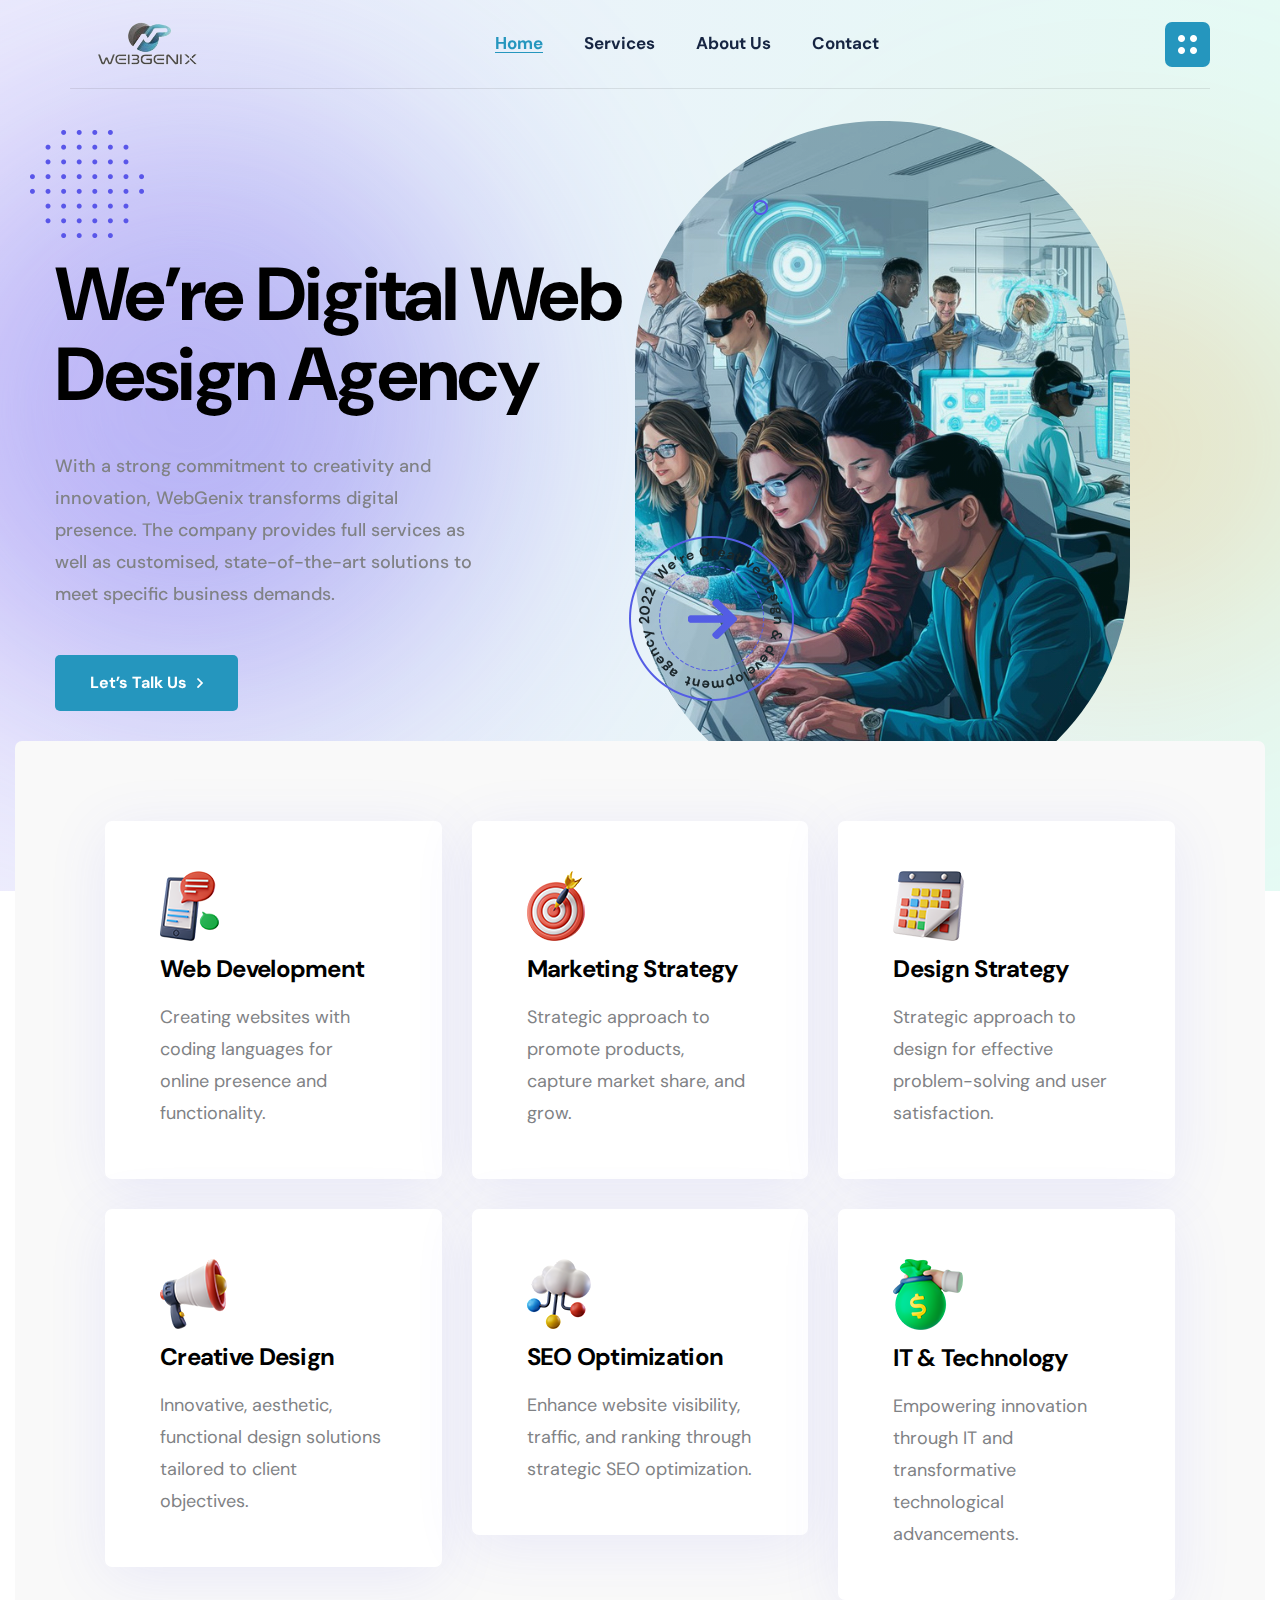
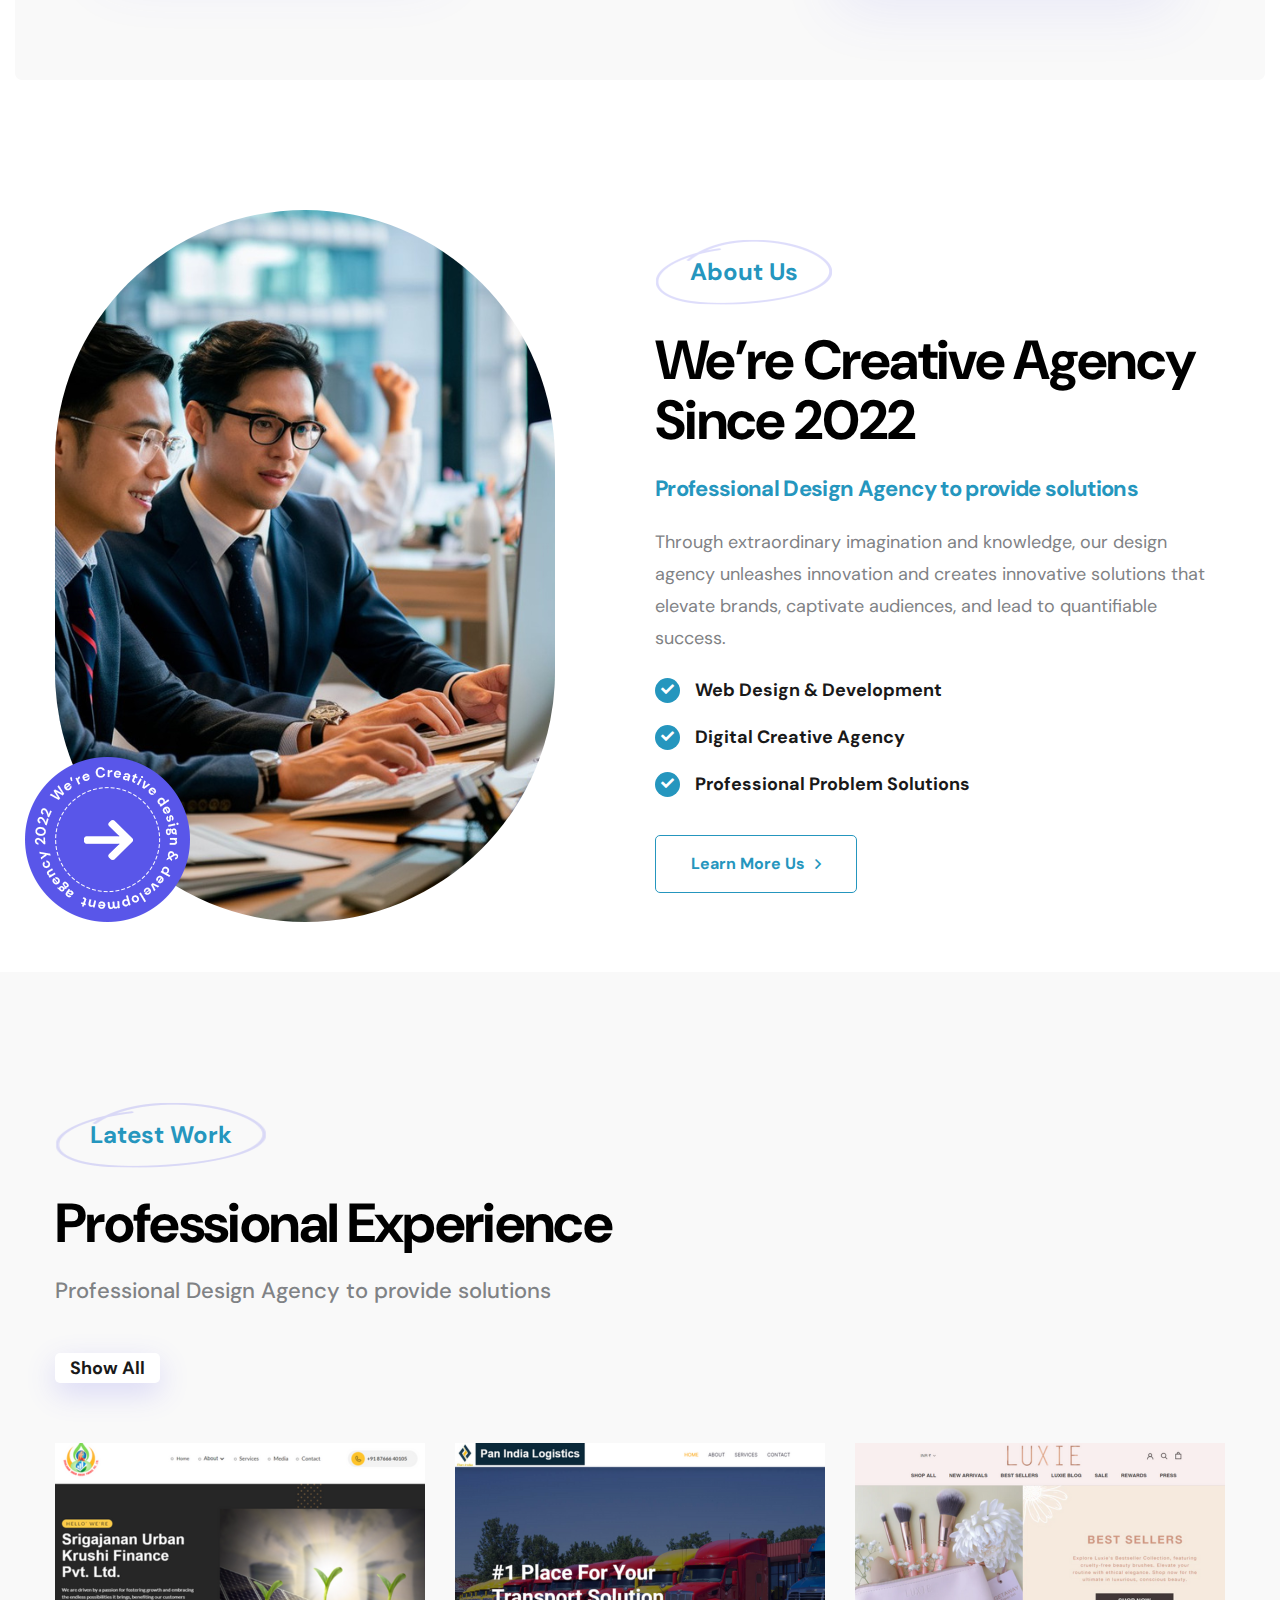
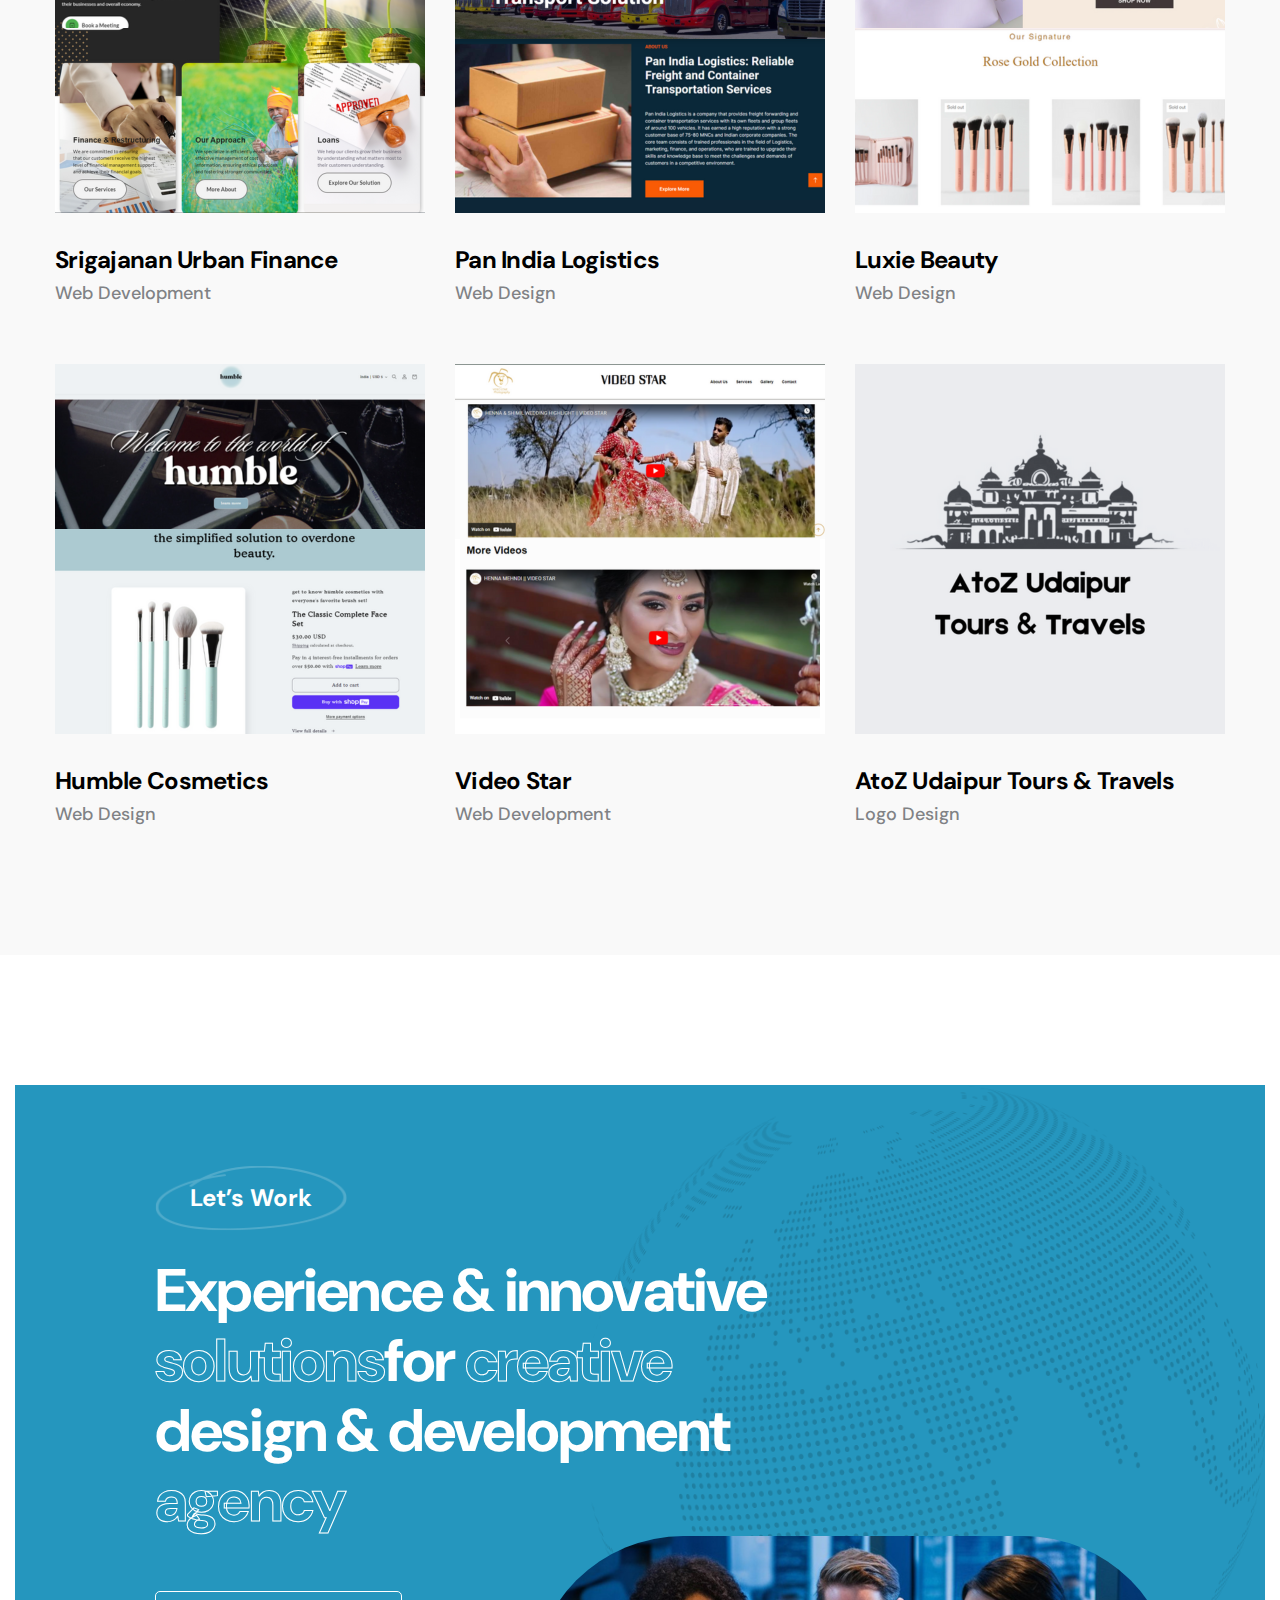
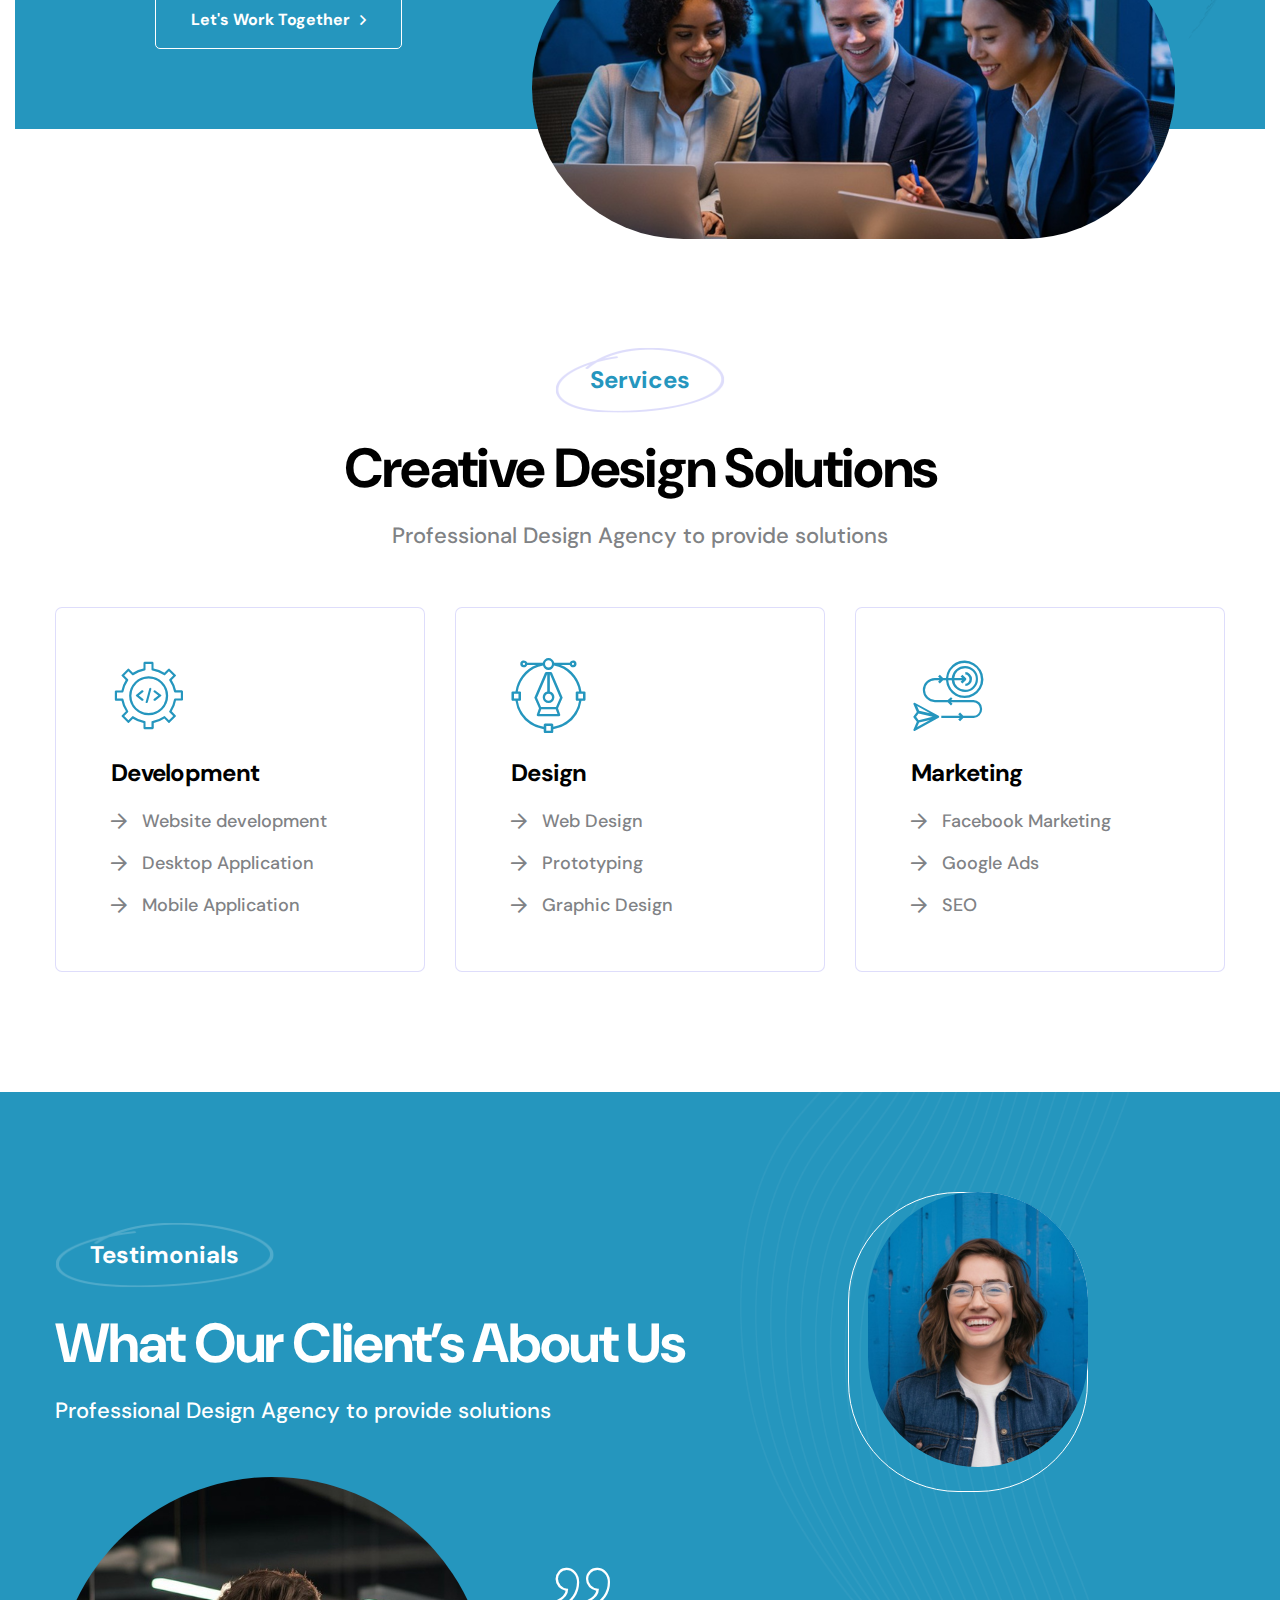
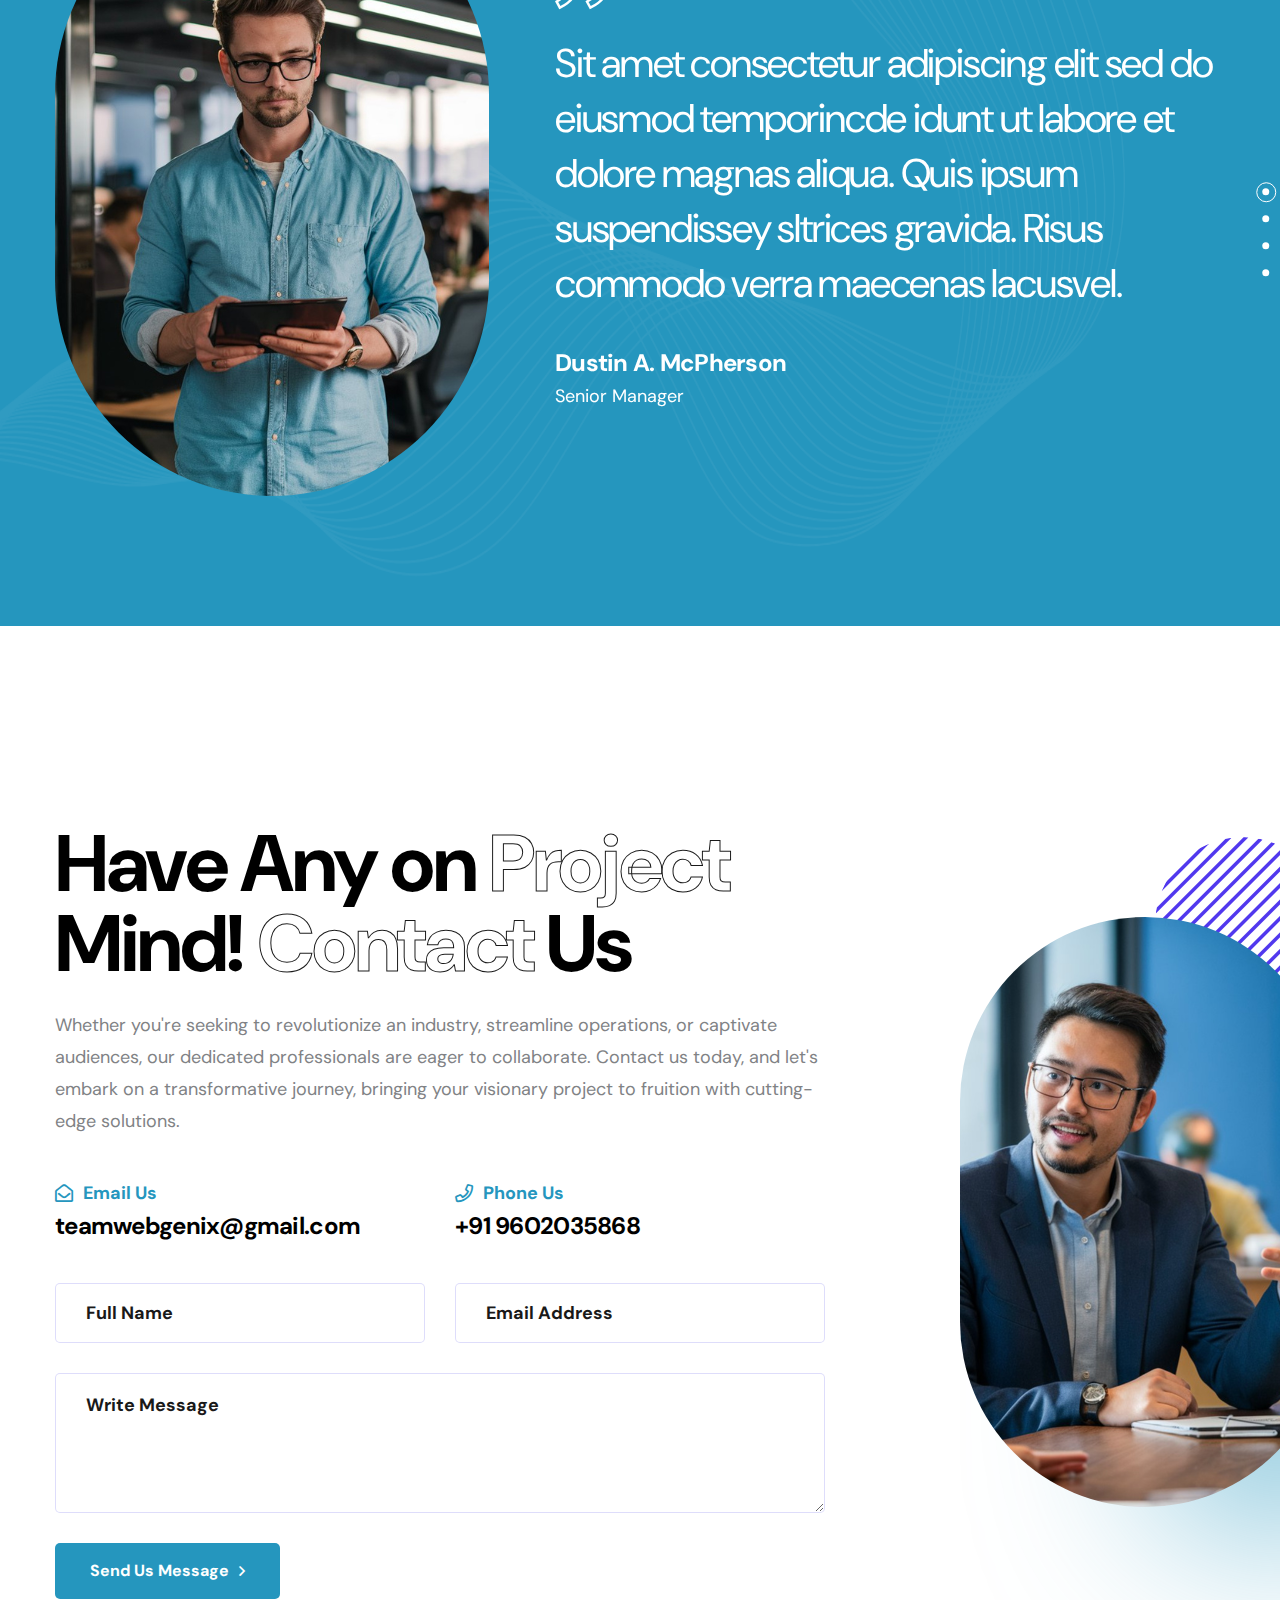
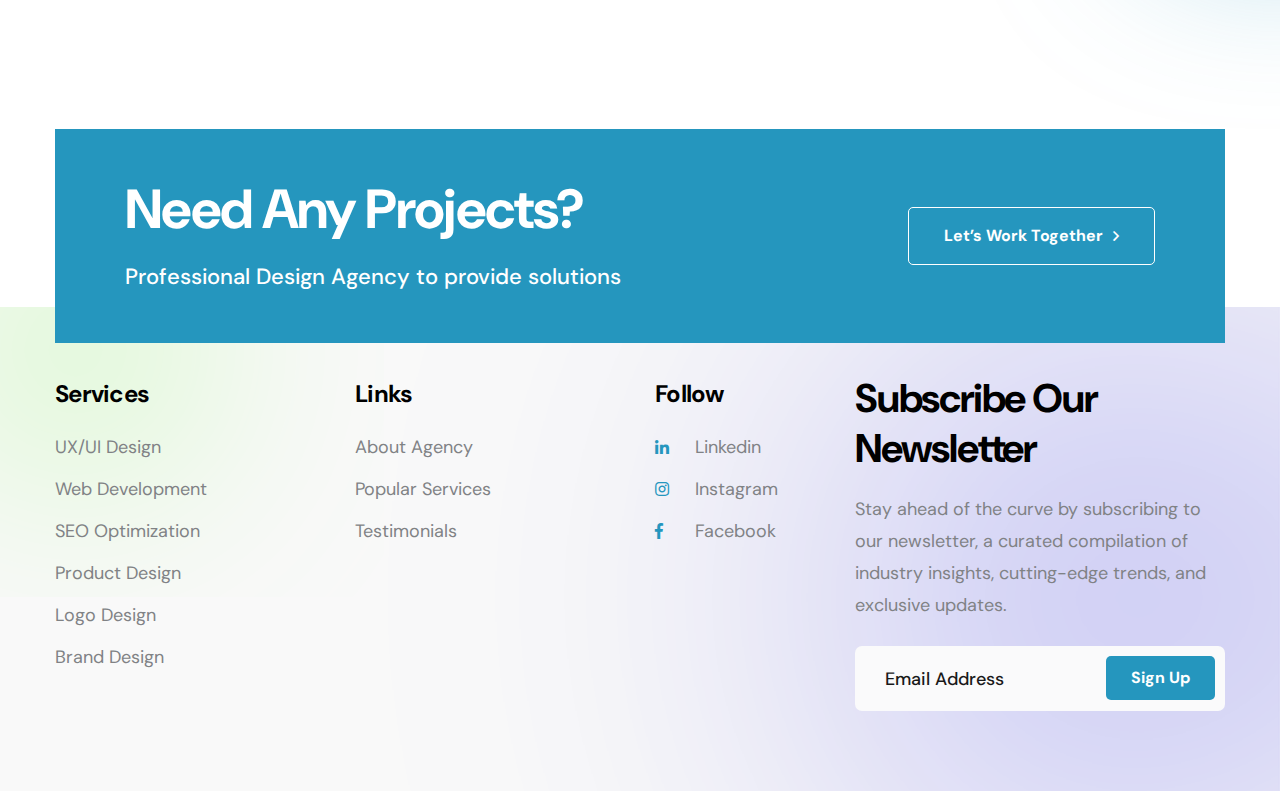
<file: index.html>
<!DOCTYPE html>
<html lang="en">
  <head>
    <!--====== Required meta tags ======-->
    <meta charset="utf-8" />
    <meta http-equiv="x-ua-compatible" content="ie=edge" />
    <meta name="description" content="" />
    <meta
      name="viewport"
      content="width=device-width, initial-scale=1, shrink-to-fit=no"
    />
    <!--====== Title ======-->
    <title>WebGenix - Digital Web Agency </title>
    <!--====== Favicon Icon ======-->
    <link
      rel="shortcut icon"
      href="assets/images/favicon.ico"
      type="image/png"
    />
    <!--====== Default css ======-->
    <link rel="stylesheet" href="assets/css/default.css" />
    <!--====== Style css ======-->
    <link rel="stylesheet" href="assets/css/style.css" />
    <!--====== Responsive css ======-->
    <link rel="stylesheet" href="assets/css/responsive.css" />
  </head>
  <body>
    <!--====== Start Preloader ======-->
    <div class="preloader">
      <div class="loader">
        <div class="pre-shadow"></div>
        <div class="pre-box"></div>
      </div>
    </div>
    <!--====== End Preloader ======-->
    <!--====== offcanvas-panel ======-->
    <div class="offcanvas-panel">
      <div class="panel-overlay"></div>
      <div class="offcanvas-panel-inner">
          <div class="panel-logo">
              <a href="index.html"><img src="assets/images/logo/Heading-removebg-preview.png" alt="Qempo"></a>
          </div>
          <div class="about-us">
              <h5 class="panel-widget-title">About Us</h5>
              <p>
                  Trusted IT experts delivering innovative solutions, stellar service, and lasting partnerships
              </p>
          </div>
          <div class="contact-us">
              <h5 class="panel-widget-title">Contact Us</h5>
              <ul>
                  <li>
                      <i class="fal fa-map-marker-alt"></i>
                      University, Kalka Mata Road, Udaipur, Rajasthan, , India.
                  </li>
                  <li>
                      <i class="fal fa-envelope-open"></i>
                      <a href="mailto:teamwebgenix@gmail.com">teamwebgenix@gmail.com</a>
                      
                  </li>
                  <li>
                      <i class="far fa-phone"></i>
                      <a href="tel:+91 9602035868"> +91 9602035868</a>
                  </li>
              </ul>
          </div>
          <a href="#" class="panel-close"><i class="fal fa-times"></i></a>
      </div>
  </div><!--====== offcanvas-panel ======-->
    <!--====== Start Header Section ======-->
    <header class="theme-header transparent-header">
      <!-- header Navigation -->
      <div class="header-navigation navigation-style-v1">
        <div class="nav-overlay"></div>
        <div class="container-fluid">
          <div class="primary-menu">
            <div class="site-branding">
              <a href="index.html" class="brand-logo"
                ><img src="assets/images/logo/Heading-removebg-preview.png" alt="Site Logo"
              /></a>
            </div>
            <div class="nav-menu">
              <!-- Navbar Close -->
              <div class="navbar-close"><i class="far fa-times"></i></div>
              <!-- Nav Search -->
              <div class="nav-search">
                <form>
                  <div class="form_group">
                    <input
                      type="email"
                      class="form_control"
                      placeholder="Search Here"
                      name="email"
                      required
                    />
                    <button class="search-btn">
                      <i class="fas fa-search"></i>
                    </button>
                  </div>
                </form>
              </div>
              <!-- Main Menu -->
              <nav class="main-menu">
                <ul>
                  <li class="menu-item">
                    <a href="index.html" class=" active nav-link">Home</a>
                  </li>
                  <li class="menu-item">
                    <a href="service-details.html" class="nav-link">Services</a>
                  </li>
                  <li><a href="about.html">About Us</a></li>

                  <li class="menu-item">
                    <a href="contact.html" class="nav-link">Contact</a>
                  </li>
                </ul>
              </nav>
            </div>
            <div class="header-right-nav">
              <ul>
                <li class="bar-item">
                  <a href="#"><img src="assets/images/dot.png" alt="dot" /></a>
                </li>
                <li class="navbar-toggle-btn">
                  <div class="navbar-toggler">
                    <span></span>
                    <span></span>
                    <span></span>
                  </div>
                </li>
              </ul>
            </div>
          </div>
        </div>
      </div>
    </header>
    <!--====== End Header Section ======-->
    <!--====== Start Hero Section ======-->
    <section class="hero-banner-v1 position-relative">
      <div class="bg-one"></div>
      <div class="bg-two"></div>
      <div class="hero-img hero-img-one scene">
        <span data-depth=".5"
          ><img
            src="assets/images/hero/hero-one-img-1.jpg"
            class="wow fadeInLeft"
            alt="hero image"
        /></span>
      </div>
      <div class="hero-img hero-img-two scene">
        <span data-depth=".2"
          ><img
            src="assets/images/hero/hereeeeeeeeeeeeeeeeeeeee.png"
            class="wow fadeInLeft"
            alt="hero image"
        /></span>
      </div>
      <div class="hero-img hero-img-three scene">
        <span data-depth=".3"
          ><img
            src="assets/images/shape/circle-logo-1.png"
            class="wow fadeInLeft"
            alt="hero image"
        /></span>
      </div>
      <div class="shape shape-one scene">
        <span data-depth="1"
          ><img src="assets/images/shape/shape-1.png" alt="shape"
        /></span>
      </div>
      <div class="shape shape-two scene">
        <span data-depth="2"
          ><img src="assets/images/shape/shape-2.png" alt="shape"
        /></span>
      </div>
      <div class="shape shape-three scene">
        <span data-depth="3"
          ><img src="assets/images/shape/shape-3.png" alt="shape"
        /></span>
      </div>
      <div class="container">
        <div class="row">
          <div class="col-xl-8 col-lg-12">
            <div class="hero-content">
              <h1 class="wow fadeInUp" data-wow-delay=".5s">
                We’re Digital Web Design Agency
              </h1>
              <p class="wow fadeInDown" data-wow-delay="1s">
                With a strong commitment to creativity and innovation, WebGenix
                transforms digital presence. The company provides full services
                as well as customised, state-of-the-art solutions to meet
                specific business demands.
              </p>
              <a
                href="contact.html"
                class="main-btn arrow-btn wow fadeInUp"
                data-wow-delay=".5s"
                >Let’s Talk Us</a
              >
            </div>
          </div>
        </div>
      </div>
    </section>
    <!--====== End Hero Section ======-->

   <!--====== Start Service Section ======-->
   <section class="service-area service-area-v2" >
    <div class="container-1350">
        <div class="service-wrapper light-gray-bg">
            <div class="row">
              <div class="col-lg-4 col-md-6 col-sm-12">
                <div class="service-item service-style-three mb-30 wow fadeInUp" data-wow-delay=".3s">
                    <div class="icon">
                        <img src="assets/images/icon/icon-4.png" alt="">
                    </div>
                    <div class="text">
                        <h3 class="title"><a href="service-details.html">Web Development</a></h3>
                        <p>Creating websites with coding languages for online presence and functionality.</p>
                      
                    </div>
                </div>
            </div>

              
                <div class="col-lg-4 col-md-6 col-sm-12">
                    <div class="service-item service-style-three mb-30 wow fadeInUp" data-wow-delay=".2s">
                        <div class="icon">
                            <img src="assets/images/icon/icon-2.png" alt="">
                        </div>
                        <div class="text">
                            <h3 class="title"><a href="service-details.html">Marketing Strategy</a></h3>
                            <p>Strategic approach to promote products, capture market share, and grow.</p>
                            
                        </div>
                    </div>
                </div>
                <div class="col-lg-4 col-md-6 col-sm-12">
                    <div class="service-item service-style-three mb-30 wow fadeInUp" data-wow-delay=".25s">
                        <div class="icon">
                            <img src="assets/images/icon/icon-3.png" alt="">
                        </div>
                        <div class="text">
                            <h3 class="title"><a href="service-details.html">Design Strategy</a></h3>
                            <p>Strategic approach to design for effective problem-solving and user satisfaction.</p>
                           
                        </div>
                    </div>
                </div>
                <div class="col-lg-4 col-md-6 col-sm-12">
                  <div class="service-item service-style-three mb-30 wow fadeInUp" data-wow-delay=".15s">
                      <div class="icon">
                          <img src="assets/images/icon/icon-1.png" alt="">
                      </div>
                      <div class="text">
                          <h3 class="title"><a href="service-details.html">Creative Design</a></h3>
                          <p>Innovative, aesthetic, functional design solutions tailored to client objectives.</p>
                     
                      </div>
                  </div>
              </div>

                <div class="col-lg-4 col-md-6 col-sm-12">
                    <div class="service-item service-style-three mb-30 wow fadeInUp" data-wow-delay=".35s">
                        <div class="icon">
                            <img src="assets/images/icon/icon-5.png" alt="">
                        </div>
                        <div class="text">
                            <h3 class="title"><a href="service-details.html">SEO Optimization</a></h3>
                            <p>Enhance website visibility, traffic, and ranking through strategic SEO optimization.</p>
                          
                        </div>
                    </div>
                </div>
                <div class="col-lg-4 col-md-6 col-sm-12">
                    <div class="service-item service-style-three mb-30 wow fadeInUp" data-wow-delay=".4s">
                        <div class="icon">
                            <img src="assets/images/icon/icon-6.png" alt="">
                        </div>
                        <div class="text">
                            <h3 class="title"><a href="service-details.html">IT & Technology</a></h3>
                            <p>Empowering innovation through IT and transformative technological advancements.</p>
                           
                        </div>
                    </div>
                </div>
            </div>
        </div>
    </div>
</section><!--====== End Service Section ======-->


    <!--====== Start About Section ======-->
    <section class="about-area about-area-v1 position-relative pt-130">
      <div class="container">
        <div class="row align-items-center">
          <div class="col-lg-6">
            <div class="img-holder-box mb-50">
              <div class="img-holder wow fadeInLeft">
                <img src="assets/images/about/2 persons.png" alt="Image" />
              </div>
              <div class="shape shape-one">
                <span class="animate-float-y"
                  ><img
                    src="assets/images/shape/circle-logo-2.png"
                    class="circle-logo"
                    alt="circle logo"
                /></span>
              </div>
            </div>
          </div>
          <div class="col-lg-6">
            <div class="text-wrapper mb-50 wow fadeInRight">
              <div class="section-title mb-15">
                <span class="sub-title st-one">About Us</span>
                <h2>We’re Creative Agency Since 2022</h2>
              </div>
              <h4>Professional Design Agency to provide solutions</h4>
              <p>
                Through extraordinary imagination and knowledge, our design
                agency unleashes innovation and creates innovative solutions
                that elevate brands, captivate audiences, and lead to
                quantifiable success.
              </p>
              <ul class="list-style-one mb-35">
                <li>Web Design & Development</li>
                <li>Digital Creative Agency</li>
                <li>Professional Problem Solutions</li>
              </ul>
              <a
                href="about.html"
                class="main-btn bordered-btn btn-blue arrow-btn"
                >Learn More Us</a
              >
            </div>
          </div>
        </div>
      </div>
    </section>
    <!--====== End About Section ======-->
   
    <!--====== Start Portfolio Section ======-->
    <section
      class="portfolio-area portfolio-area-v1 light-gray-bg pt-130 pb-70"
    >
      <div class="container">
        <div class="row">
          <div class="col-lg-8">
            <div class="section-title mb-45 wow fadeInUp">
              <span class="sub-title st-one">Latest Work</span>
              <h2>Professional Experience</h2>
              <p>Professional Design Agency to provide solutions</p>
            </div>
          </div>
        </div>
        <div class="row">
          <div class="col-lg-12">
            <div class="portfolio-filter-button mb-50 wow fadeInLeft">
              <ul class="filter-btn mb-20">
                <li data-filter="*" class="active">Show All</li>
                <!-- <li data-filter=".cat-1">Design</li>
                <li data-filter=".cat-2">Branding</li>
                <li data-filter=".cat-3">Development</li>
                <li data-filter=".cat-4">SEO</li>
                <li data-filter=".cat-5">UX/UI Design</li> -->
              </ul>
            </div>
          </div>
        </div>
        <div class="row portfolio-grid">
          <div class="col-lg-4 col-md-6 col-sm-12 cat-1 portfolio-column cat-3">
            <div
              class="portfolio-item portfolio-style-one mb-55 wow fadeInUp"
              data-wow-delay=".1s"
            >
              <div class="img-holder">
                <img src="assets/images/portfolio/agri.png" alt="Img" />
                <a
                  href="https://www.srigajanankrushifinance.in/"
                  class="portfolio-hover popup">
                  <div class="hover-content">
                    <i class="far fa-link"></i>
                  </div>
                 
                </a>
              </div>
              <div class="text">
                <h3 class="title">
                  <a href="project-details.html">Srigajanan Urban Finance</a>
                </h3>
                <a href="projects.html" class="cat-link">Web Development</a>
              </div>
            </div>
          </div>
          <div class="col-lg-4 col-md-6 col-sm-12 portfolio-column cat-2 cat-4">
            <div
              class="portfolio-item portfolio-style-one mb-55 wow fadeInUp"
              data-wow-delay=".2s"
            >
              <div class="img-holder">
                <img src="assets/images/portfolio/panind.png" alt="Img" />
                <a
                  href="https://panindia.net.in/"
                  class="portfolio-hover popup">
                  <div class="hover-content">
                    <i class="far fa-link"></i>
                  </div> 
                </a>
              </div>
              <div class="text">
                <h3 class="title">
                  <a href="project-details.html">Pan India Logistics</a>
                </h3>
                <a href="projects.html" class="cat-link">Web Design</a>
              </div>
            </div>
          </div>
          <div class="col-lg-4 col-md-6 col-sm-12 portfolio-column cat-3 cat-4">
            <div
              class="portfolio-item portfolio-style-one mb-55 wow fadeInUp"
              data-wow-delay=".3s"
            >
              <div class="img-holder">
                <img src="assets/images/portfolio/luxiee.png" alt="Img" />
              
                <a
                  href="https://www.luxiebeauty.com/"
                  class="portfolio-hover popup"
                >
                  <div class="hover-content">
                    <i class="far fa-link"></i>
                  </div>
                </a>
              </div>
              <div class="text">
                <h3 class="title">
                  <a href="project-details.html">Luxie Beauty</a>
                </h3>
                <a href="projects.html" class="cat-link">Web Design</a>
              </div>
            </div>
          </div>
          <div class="col-lg-4 col-md-6 col-sm-12 portfolio-column cat-4 cat-3">
            <div
              class="portfolio-item portfolio-style-one mb-55 wow fadeInUp"
              data-wow-delay=".4s"
            >
              <div class="img-holder">
                <img src="assets/images/portfolio/humbee.png" alt="Img" />
                <a
                  href="https://www.humblecosmetics.com/"
                  class="portfolio-hover popup"
                >
                  <div class="hover-content">
                    <i class="far fa-link"></i>
                  </div>
                </a>
              </div>
              <div class="text">
                <h3 class="title">
                  <a href="project-details.html">Humble Cosmetics</a>
                </h3>
                <a href="projects.html" class="cat-link">Web Design</a>
              </div>
            </div>
          </div>
          <div class="col-lg-4 col-md-6 col-sm-12 portfolio-column cat-5 cat-1">
            <div
              class="portfolio-item portfolio-style-one mb-55 wow fadeInUp"
              data-wow-delay=".5s"
            >
              <div class="img-holder">
                <img src="assets/images/portfolio/videostar.png" alt="Img" />
                <a
                  href="https://www.videostarvjy.com/"
                  class="portfolio-hover popup"
                >
                  <div class="hover-content">
                    <i class="far fa-link"></i>
                  </div>
                </a>
              </div>
              <div class="text">
                <h3 class="title">
                  <a href="project-details.html">Video Star</a>
                </h3>
                <a href="projects.html" class="cat-link">Web Development</a>
              </div>
            </div>
          </div>
          <div class="col-lg-4 col-md-6 col-sm-12 portfolio-column cat-4 cat-2">
            <div
              class="portfolio-item portfolio-style-one mb-55 wow fadeInUp"
              data-wow-delay=".6s"
            >
              <div class="img-holder">
                <img src="assets/images/portfolio/atoz.png" alt="Img" />
                <a
                  href="assets/images/portfolio/atoz.png"
                  class="portfolio-hover img-popup"
                >
                  <div class="hover-content">
                    <i class="far fa-plus"></i>
                  </div>
                </a>
              </div>
              <div class="text">
                <h3 class="title">
                  <a href="project-details.html">AtoZ Udaipur Tours & Travels</a>
                </h3>
                <a href="projects.html" class="cat-link">Logo Design</a>
              </div>
            </div>
          </div>
        </div>
      </div>
    </section>
    <!--====== End Portfolio Section ======-->

   <!--====== Start CTA Section ======-->
   <section class="cta-area cta-area-v1 pt-130" style="margin-bottom: 10%;">
    <div class="container-1450">
      <div class="cta-wrapper dark-blue-bg">
        <div class="cta-img wow fadeInDown">
          <img src="assets/images/cta/3......png" alt="" />
        </div>
        <div class="row">
          <div class="col-xl-8 col-lg-12">
            <div class="text-wrapper wow fadeInUp">
              <div class="section-title section-title-white mb-55">
                <span class="sub-title st-one">Let’s Work</span>
                <h2>
                  Experience & innovative
                  <span class="fill-text">solutions</span>for
                  <span class="fill-text">creative</span> design & development
                  <span class="fill-text">agency</span>
                </h2>
              </div>
              <a
                href="contact.html"
                class="main-btn bordered-btn btn-white arrow-btn"
                >Let's Work Together</a
              >
            </div>
          </div>
        </div>
      </div>
    </div>
  </section>
  <!--====== End CTA Section ======-->

     <!--====== Start Service Section ======-->
     <section class="service-area pt-90 pb-80">
      <div class="container">
        <div class="row justify-content-center">
          <div class="col-lg-8">
            <div class="section-title text-center mb-55 wow fadeInUp">
              <span class="sub-title st-one">Services</span>
              <h2>Creative Design Solutions</h2>
              <p>Professional Design Agency to provide solutions</p>
            </div>
          </div>
        </div>
        <div class="row justify-content-center">
          <div class="col-lg-4 col-md-6 col-sm-12">
            <div
              class="service-item service-style-one mb-40 wow fadeInDown"
              data-wow-delay=".3s"
            >
              <div class="icon">
                <i class="flaticon-source-code"></i>
              </div>
              <div class="text">
                <h3 class="title">
                  <a href="service-details.html">Development </a>
                </h3>
                <ul class="list-style-two">
                  <li>Website development</li>
                  <li>Desktop Application</li>
                  <li>Mobile Application</li>
                </ul>
              </div>
            </div>
          </div>
          <div class="col-lg-4 col-md-6 col-sm-12">
            <div
              class="service-item service-style-one mb-40 wow fadeInDown"
              data-wow-delay=".5s"
            >
              <div class="icon">
                <i class="flaticon-design"></i>
              </div>
              <div class="text">
                <h3 class="title">
                  <a href="service-details.html">Design</a>
                </h3>
                <ul class="list-style-two">
                  <li>Web Design</li>
                  <li>Prototyping</li>
                  <li>Graphic Design</li>
                </ul>
              </div>
            </div>
          </div>
          <div class="col-lg-4 col-md-6 col-sm-12">
            <div
              class="service-item service-style-one mb-40 wow fadeInDown"
              data-wow-delay=".7s"
            >
              <div class="icon">
                <i class="flaticon-strategy"></i>
              </div>
              <div class="text">
                <h3 class="title">
                  <a href="service-details.html">Marketing</a>
                </h3>
                <ul class="list-style-two">
                  <li>Facebook Marketing</li>
                  <li>Google Ads</li>
                  <li>SEO</li>
                </ul>
              </div>
            </div>
          </div>
        </div>
      </div>
    </section>
    <!--====== End Service Section ======-->
 
    <!--====== Start Counter Section ======-->
    <!-- <section class="counter-area counter-area-v1 pt-240 pb-90">
      <div class="container">
        <div class="row justify-content-center">
          <div class="col-lg-6">
            <div class="section-title text-center mb-55 wow fadeInUp">
              <span class="sub-title st-one">Agency Statistics</span>
              <h2>Why People’s Like Us</h2>
              <p>Professional Design Agency to provide solutions</p>
            </div>
          </div>
        </div>
        <div class="row no-gutters">
          <div class="col-lg-3 col-md-6 col-sm-12">
            <div class="counter-item mb-40 wow fadeInUp" data-wow-delay=".2s">
              <div class="icon">
                <i class="flaticon-start-up"></i>
              </div>
              <div class="text">
                <h2 class="number"><span>256</span>+</h2>
                <p>Project Complate</p>
              </div>
            </div>
          </div>
          <div class="col-lg-3 col-md-6 col-sm-12">
            <div class="counter-item mb-40 wow fadeInUp" data-wow-delay=".3s">
              <div class="icon">
                <i class="flaticon-creativity"></i>
              </div>
              <div class="text">
                <h2 class="number"><span>783</span>+</h2>
                <p>Project Complate</p>
              </div>
            </div>
          </div>
          <div class="col-lg-3 col-md-6 col-sm-12">
            <div class="counter-item mb-40 wow fadeInUp" data-wow-delay=".4s">
              <div class="icon">
                <i class="flaticon-medal"></i>
              </div>
              <div class="text">
                <h2 class="number"><span>97</span>+</h2>
                <p>Awards Winning</p>
              </div>
            </div>
          </div>
          <div class="col-lg-3 col-md-6 col-sm-12">
            <div class="counter-item mb-40 wow fadeInUp" data-wow-delay=".5s">
              <div class="icon">
                <i class="flaticon-technical-support"></i>
              </div>
              <div class="text">
                <h2 class="number"><span>35</span>+</h2>
                <p>Years Of Experience</p>
              </div>
            </div>
          </div>
        </div>
      </div>
    </section> -->
    <!--====== End Counter Section ======-->

    <!--====== Start Team Section ======-->
    <!-- <section
      class="team-area team-area-v3 light-gray-bg pt-130 pb-90 position-relative z-1"
      style="margin-top: 15%"
    >
      <div class="shape shape-one scene">
        <span data-depth="1"
          ><img src="assets/images/shape/shape-7.png" alt=""
        /></span>
      </div>
      <div class="shape shape-two scene">
        <span data-depth="2"
          ><img src="assets/images/shape/shape-12.png" alt=""
        /></span>
      </div>
      <div class="shape shape-three scene">
        <span data-depth="2.5"
          ><img src="assets/images/shape/shape-8.png" alt=""
        /></span>
      </div>
      <div class="container">
        <div class="row justify-content-center">
          <div class="col-lg-8">
            <div class="section-title text-center mb-55 wow fadeInUp">
              <span class="sub-title st-one">Meet Our Team</span>
              <h2>Experience Team Members</h2>
              <p>Professional Design Agency to provide solutions</p>
            </div>
          </div>
        </div>
        <div class="row" style="margin-left: 25%;">
          <div class="col-lg-4 col-md-6 col-sm-12">
            <div class="team-item mb-40 wow fadeInUp" data-wow-delay=".15s">
              <div class="img-holder">
                <img src="assets/images/team/team-img.png" alt="" />
                <div class="team-hover">
                  <div class="hover-content">
                    <h3 class="title">
                      Mohammed Shahnawaz
                    </h3>
                    <p class="position">CEO & Founder</p>
                  </div>
                  <div class="hover-content-two">
                    <h3 class="title">
                      Mohammed Shahnawaz
                    </h3>
                    <p class="position">CEO & Founder</p>
                    <ul class="social-link">
                      <li>
                        <a href="#"><i class="fab fa-facebook-f"></i></a>
                      </li>
                      <li>
                        <a href="#"><i class="fab fa-twitter"></i></a>
                      </li>
                      <li>
                        <a href="#"><i class="fab fa-dribbble"></i></a>
                      </li>
                    </ul>
                  </div>
                </div>
              </div>
            </div>
          </div>

          <div class="col-lg-4 col-md-6 col-sm-12">
            <div class="team-item mb-40 wow fadeInUp" data-wow-delay=".20s">
              <div class="img-holder">
                <img src="assets/images/team/team-img.png" alt="" />
                <div class="team-hover">
                  <div class="hover-content">
                    <h3 class="title">
                      Saziya Ansari
                    </h3>
                    <p class="position">CO Founder</p>
                   
                  </div>
                  <div class="hover-content-two">
                    <h3 class="title">
                      Saziya Ansari
                    </h3>
                    <p class="position">Web Developer</p>
                    <ul class="social-link">
                      <li>
                        <a href="#"><i class="fab fa-facebook-f"></i></a>
                      </li>
                      <li>
                        <a href="#"><i class="fab fa-twitter"></i></a>
                      </li>
                      <li>
                        <a href="#"><i class="fab fa-dribbble"></i></a>
                      </li>
                    </ul>
                  </div>
                </div>
              </div>
            </div>
          </div>

       
        </div>
      </div>
    </section> -->
    <!--====== End Team Section ======-->

 


    <!--====== Start Testimonial Section ======-->
    <section
      class="testimonial-area testimonial-area-v1 dark-blue-bg pattern-bg pt-130 pb-80">
      <div class="shape-img wow fadeInRight animate-float-y">
        <span><img src="assets/images/testimonial/happy girl.png" alt="" /></span>
      </div>
      <div class="container">
        <div class="row">
          <div class="col-lg-8">
            <div class="section-title section-title-white mb-50 wow fadeInLeft">
              <span class="sub-title st-one">Testimonials</span>
              <h2>What Our Client’s About Us</h2>
              <p>Professional Design Agency to provide solutions</p>
            </div>
          </div>
        </div>
        <div class="row align-items-center">
          <div class="col-lg-5">
            <div class="img-holder mb-50 wow fadeInLeft">
              <img src="assets/images/testimonial/working mann.png" alt="" />
            </div>
          </div>
          <div class="col-lg-7">
            <div class="testimonial-slider-one mb-50 wow fadeInRight">
              <div class="testimonial-item">
                <div class="testimonial-content">
                  <i class="flaticon-quotation"></i>
                  <h3>
                    Sit amet consectetur adipiscing elit sed do eiusmod
                    temporincde idunt ut labore et dolore magnas aliqua. Quis
                    ipsum suspendissey sltrices gravida. Risus commodo verra
                    maecenas lacusvel.
                  </h3>
                  <div class="author-title">
                    <h4>Dustin A. McPherson</h4>
                    <p class="position">Senior Manager</p>
                  </div>
                </div>
              </div>
              <div class="testimonial-item">
                <div class="testimonial-content">
                  <i class="flaticon-quotation"></i>
                  <h3>
                    Sit amet consectetur adipiscing elit sed do eiusmod
                    temporincde idunt ut labore et dolore magnas aliqua. Quis
                    ipsum suspendissey sltrices gravida. Risus commodo verra
                    maecenas lacusvel.
                  </h3>
                  <div class="author-title">
                    <h4>Dustin A. McPherson</h4>
                    <p class="position">Senior Manager</p>
                  </div>
                </div>
              </div>
              <div class="testimonial-item">
                <div class="testimonial-content">
                  <i class="flaticon-quotation"></i>
                  <h3>
                    Sit amet consectetur adipiscing elit sed do eiusmod
                    temporincde idunt ut labore et dolore magnas aliqua. Quis
                    ipsum suspendissey sltrices gravida. Risus commodo verra
                    maecenas lacusvel.
                  </h3>
                  <div class="author-title">
                    <h4>Dustin A. McPherson</h4>
                    <p class="position">Senior Manager</p>
                  </div>
                </div>
              </div>
              <div class="testimonial-item">
                <div class="testimonial-content">
                  <i class="flaticon-quotation"></i>
                  <h3>
                    Sit amet consectetur adipiscing elit sed do eiusmod
                    temporincde idunt ut labore et dolore magnas aliqua. Quis
                    ipsum suspendissey sltrices gravida. Risus commodo verra
                    maecenas lacusvel.
                  </h3>
                  <div class="author-title">
                    <h4>Dustin A. McPherson</h4>
                    <p class="position">Senior Manager</p>
                  </div>
                </div>
              </div>
            </div>
          </div>
        </div>
      </div>
    </section>
    <!--====== End Testimonial Section ======-->

    <!--====== Start Contact Section ======-->
    <section
      class="contact-area contact-area-v1 pt-70 pb-80"
      style="margin-top: 10%"
    >
      <div class="container">
        <div class="row align-items-center">
          <div class="col-lg-8">
            <div class="text-wrapper mb-50 wow fadeInLeft">
              <h2>
                Have Any on <span class="fill-text">Project</span> Mind!
                <span class="fill-text">Contact</span> Us
              </h2>
              <p>
                Whether you're seeking to revolutionize an industry, streamline
                operations, or captivate audiences, our dedicated professionals
                are eager to collaborate. Contact us today, and let's embark on
                a transformative journey, bringing your visionary project to
                fruition with cutting-edge solutions.
              </p>
              <div class="row">
                <div class="col-md-6 col-sm-12">
                  <div class="information-style-one mb-40">
                    <div class="icon">
                      <span><i class="far fa-envelope-open"></i>Email Us</span>
                    </div>
                    <div class="info">
                      <h4>
                        <a href="mailto:support@gmail.com"
                          >teamwebgenix@gmail.com</a
                        >
                      </h4>
                    </div>
                  </div>
                </div>
                <div class="col-md-6 col-sm-12">
                  <div class="information-style-one mb-40">
                    <div class="icon">
                      <span><i class="far fa-phone"></i>Phone Us</span>
                    </div>
                    <div class="info">
                      <h4><a href="tel:+0123456789">+91 9602035868</a></h4>
                    </div>
                  </div>
                </div>
              </div>
              <div class="contact-form">
                <form>
                  <div class="row">
                    <div class="col-lg-6">
                      <div class="form_group">
                        <input
                          type="text"
                          class="form_control"
                          placeholder="Full Name"
                          name="name"
                          required
                        />
                      </div>
                    </div>
                    <div class="col-lg-6">
                      <div class="form_group">
                        <input
                          type="email"
                          class="form_control"
                          placeholder="Email Address"
                          name="email"
                          required
                        />
                      </div>
                    </div>
                    <div class="col-lg-12">
                      <div class="form_group">
                        <textarea
                          class="form_control"
                          placeholder="Write Message"
                          name="message"
                        ></textarea>
                      </div>
                    </div>
                    <div class="col-lg-12">
                      <div class="form_group">
                        <button class="main-btn arrow-btn">
                          Send Us Message
                        </button>
                      </div>
                    </div>
                  </div>
                </form>
              </div>
            </div>
          </div>
          <div class="col-lg-4">
            <div class="img-holder mb-50 wow fadeInRight">
              <div class="shape shape-icon-one scene">
                <span data-depth="1"
                  ><img src="assets/images/shape/shape-4.png" alt=""
                /></span>
              </div>
              <div class="shape shape-icon-two"><span></span></div>
              <img
                src="assets/images/contact/conatct man.png"
                alt="Contact Image"
              />
            </div>
          </div>
        </div>
      </div>
    </section>
    <!--====== End Contact Section ======-->

         <!--====== Start CTA Section ======-->
         <section class="cta-area cta-area-v2 position-relative z-2 wow fadeInDown" style="margin-bottom: 5%;">
          <div class="container">
              <div class="cta-wrapper">
                  <div class="row align-items-center">
                      <div class="col-lg-7">
                          <div class="text-wrapper">
                              <div class="section-title section-title-white">
                                  <h2>Need Any Projects?</h2>
                              <p>Professional Design Agency to provide solutions</p>
                              </div>
                          </div>
                      </div>
                      <div class="col-lg-5">
                          <div class="button-box float-lg-right">
                              <a href="contact.html" class="main-btn bordered-btn btn-white arrow-btn">Let’s Work Together</a>
                          </div>
                      </div>
                  </div>
              </div>
          </div>
      </section><!--====== End CTA Section ======-->

    <!--====== Start Footer ======-->
    <footer class="footer-area page-footer light-gray-bg" >
      <div class="container">
        <div class="footer-widget pt-70 pb-40">
          <div class="row">
            <div class="col-lg-3 col-md-6 col-sm-12">
              <div
                class="widget footer-nav-widget mb-40 wow fadeInUp"
                data-wow-delay=".15s"
              >
                <h4 class="widget-title">Services</h4>
                <ul class="widget-nav">
                  <li>UX/UI Design</li>
                  <li>Web Development</li>
                  <li>SEO Optimization</li>
                  <li>Product Design</li>
                  <li>Logo Design</li>
                  <li>Brand Design</li>
                </ul>
              </div>
            </div>
            <div class="col-lg-3 col-md-6 col-sm-12">
              <div
                class="widget footer-nav-widget mb-40 wow fadeInUp"
                data-wow-delay=".20s"
              >
                <h4 class="widget-title">Links</h4>
                <ul class="widget-nav">
                  <li><a href="about.html">About Agency</a></li>

                  
                  <li><a href="services.html">Popular Services</a></li>
                  <li><a href="services.html">Testimonials</a></li>
                </ul>
              </div>
            </div>
            <div class="col-lg-2 col-md-6 col-sm-12">
              <div
                class="widget social-widget mb-40 wow fadeInUp"
                data-wow-delay=".25s"
              >
                <h4 class="widget-title">Follow</h4>
                <ul class="social-nav">
                  <li>
                    <a href="https://www.linkedin.com/in/webgenix/"
                      ><i class="fab fa-linkedin-in"></i>Linkedin</a
                    >
                  </li>
                  <li>
                    <a href="https://www.instagram.com/_webgenix/"><i class="fab fa-instagram"></i>Instagram</a>
                  </li>
                
                  <li>
                    <a href="#"><i class="fab fa-facebook-f"></i>Facebook</a>
                  </li>
                </ul>
              </div>
            </div>

            <div class="col-lg-4 col-md-6 col-sm-12">
              <div
                class="widget newsletter-widget mb-40 wow fadeInUp"
                data-wow-delay=".35s"
              >
                <div class="newsletter-content">
                  <h3>Subscribe Our Newsletter</h3>
                  <p>
                    Stay ahead of the curve by subscribing to our newsletter, a
                    curated compilation of industry insights, cutting-edge
                    trends, and exclusive updates.
                  </p>
                  <form>
                    <div class="form_group">
                      <input
                        type="email"
                        class="form_control"
                        placeholder="Email Address"
                        name="email"
                        required
                      />
                      <button class="main-btn">Sign Up</button>
                    </div>
                  </form>
                </div>
              </div>
            </div>
          </div>
        </div>
   
      </div>
    </footer>
    <!--====== End Footer ======-->

    <!--====== back-to-top ======-->
    <a href="#" class="back-to-top"><i class="far fa-angle-up"></i></a>
    <!--====== Jquery js ======-->
    <script src="assets/vendor/jquery-3.6.0.min.js"></script>
    <!--====== Bootstrap js ======-->
    <script src="assets/vendor/popper/popper.min.js"></script>
    <!--====== Bootstrap js ======-->
    <script src="assets/vendor/bootstrap/js/bootstrap.min.js"></script>
    <!--====== Slick js ======-->
    <script src="assets/vendor/slick/slick.min.js"></script>
    <!--====== Magnific js ======-->
    <script src="assets/vendor/magnific-popup/dist/jquery.magnific-popup.min.js"></script>
    <!--====== Isotope js ======-->
    <script src="assets/vendor/isotope.min.js"></script>
    <!--====== Imagesloaded js ======-->
    <script src="assets/vendor/imagesloaded.min.js"></script>
    <!--====== Counterup js ======-->
    <script src="assets/vendor/jquery.counterup.min.js"></script>
    <!--====== Waypoints js ======-->
    <script src="assets/vendor/jquery.waypoints.js"></script>
    <!--====== Nice-select js ======-->
    <script src="assets/vendor/nice-select/js/jquery.nice-select.min.js"></script>
    <!--====== WOW js ======-->
    <script src="assets/vendor/wow.min.js"></script>
    <!--====== Parallax js ======-->
    <script src="assets/vendor/parallax.min.js"></script>
    <!--====== Main js ======-->
    <script src="assets/js/theme.js"></script>
  </body>
</html>
</file>
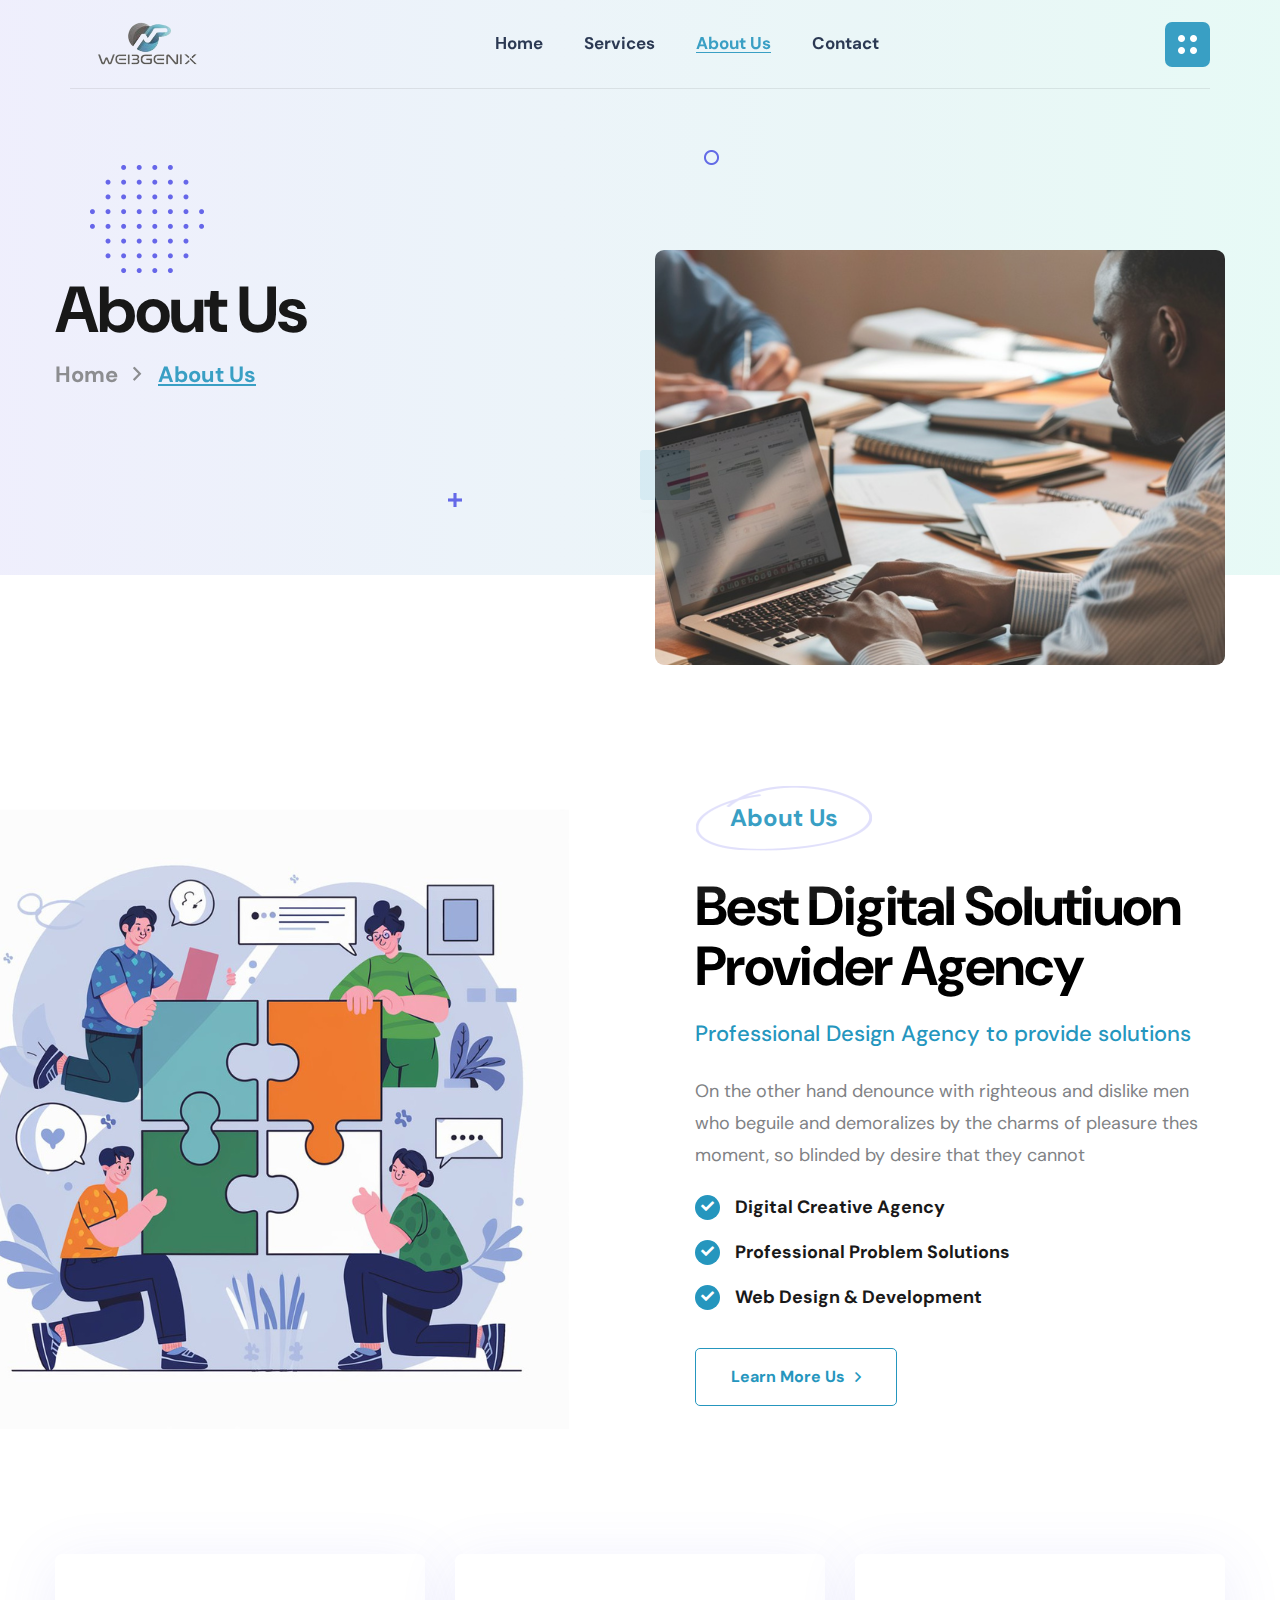
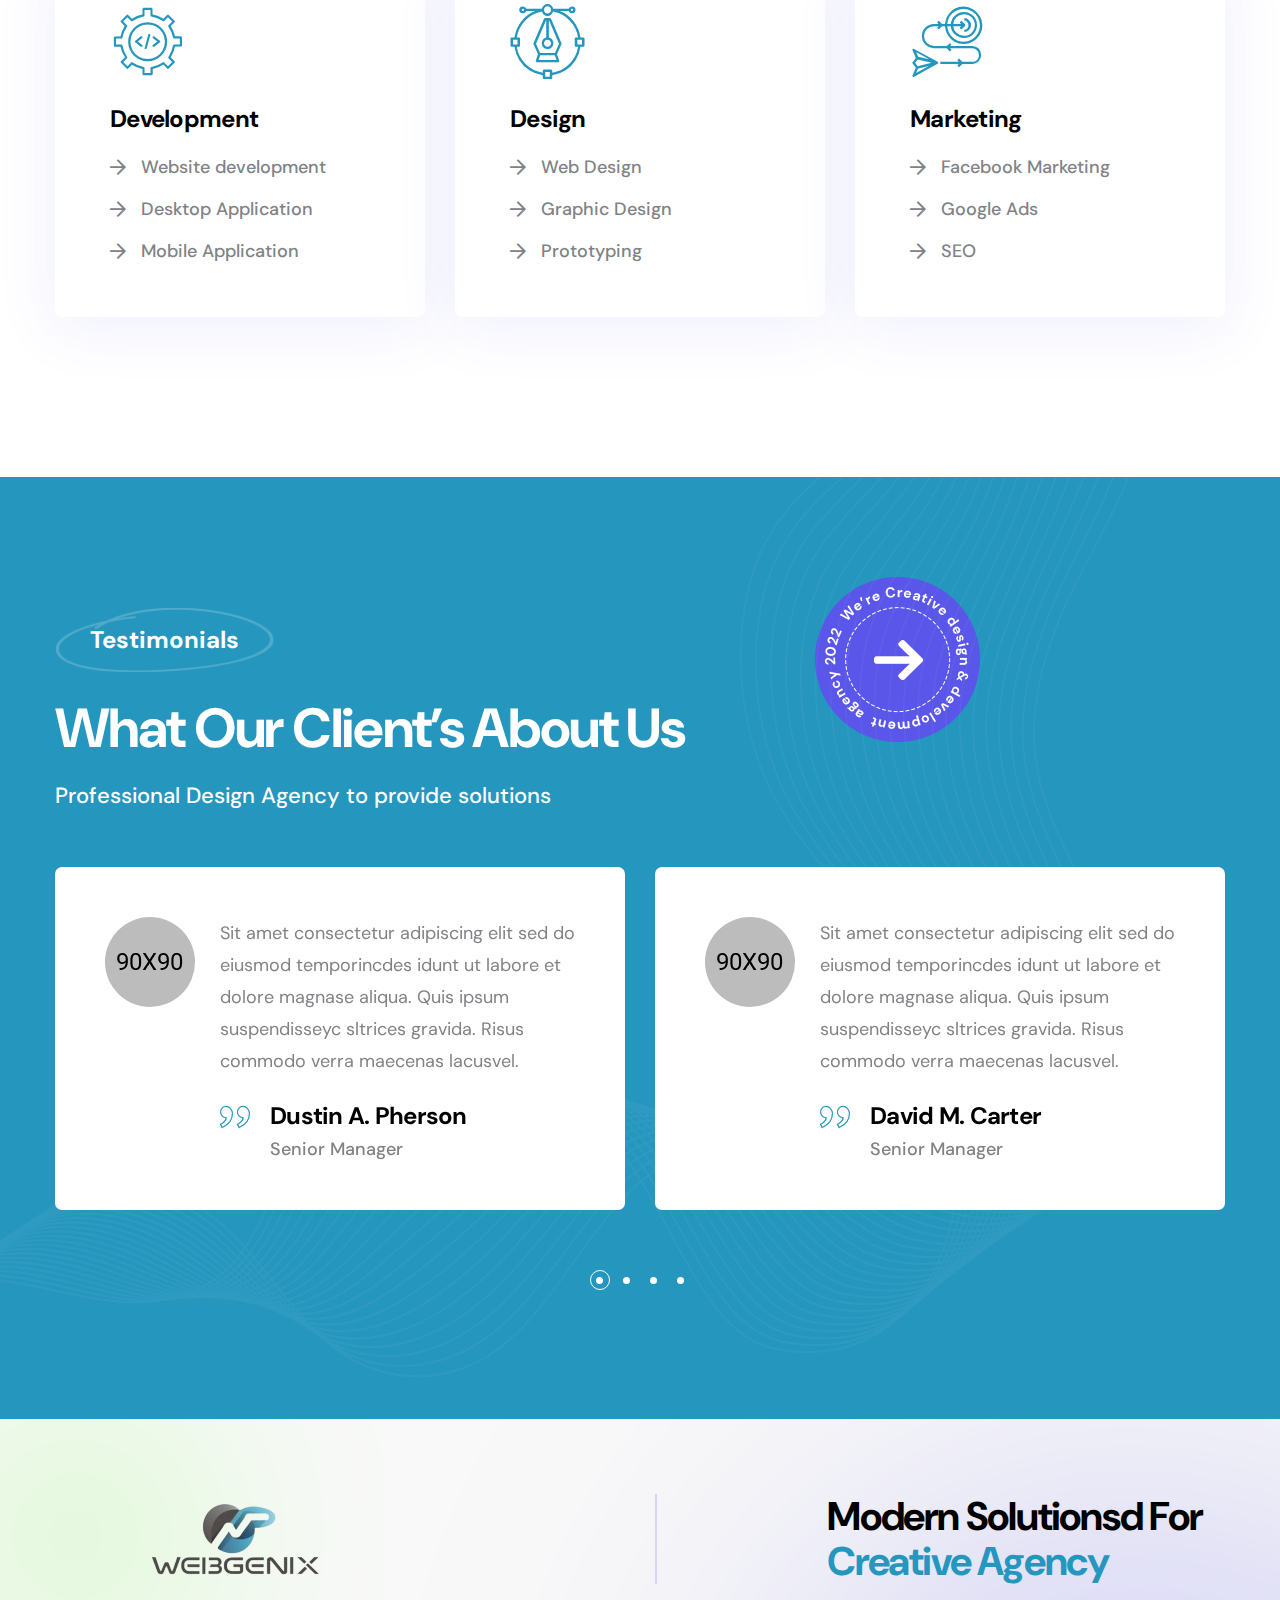
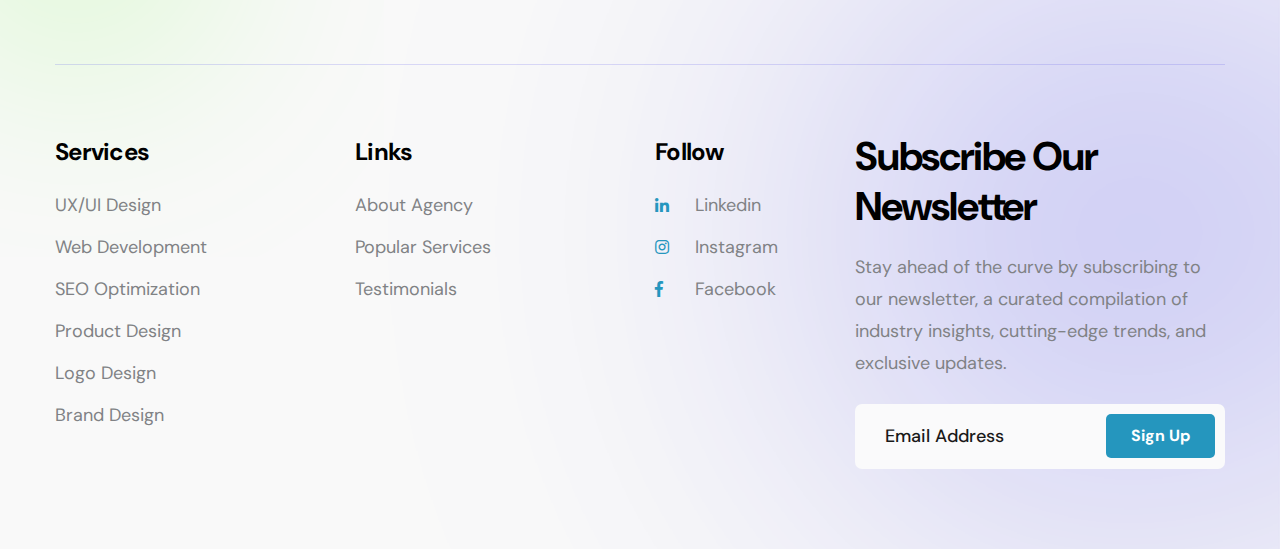
<file: about.html>
<!DOCTYPE html>
<html lang="en">
    <head>
        <!--====== Required meta tags ======-->
        <meta charset="utf-8">
        <meta http-equiv="x-ua-compatible" content="ie=edge">
        <meta name="description" content="">
        <meta name="viewport" content="width=device-width, initial-scale=1, shrink-to-fit=no">
        <!--====== Title ======-->
        <title>WebGenix | About Us</title>
        <!--====== Favicon Icon ======-->
        <link rel="shortcut icon" href="assets/images/favicon.ico" type="image/png">
        <!--====== Default css ======-->
        <link rel="stylesheet" href="assets/css/default.css">
        <!--====== Style css ======-->
        <link rel="stylesheet" href="assets/css/style.css">
        <!--====== Responsive css ======-->
        <link rel="stylesheet" href="assets/css/responsive.css">
    </head>
    <body>
        <!--====== Start Preloader ======-->
        <div class="preloader">
            <div class="loader">
                <div class="pre-shadow"></div>
                <div class="pre-box"></div>
            </div>
        </div>
        <!--====== End Preloader ======-->
         <!--====== offcanvas-panel ======-->
         <div class="offcanvas-panel">
            <div class="panel-overlay"></div>
            <div class="offcanvas-panel-inner">
                <div class="panel-logo">
                    <a href="index.html"><img src="assets/images/logo/Heading-removebg-preview.png" alt="Qempo"></a>
                </div>
                <div class="about-us">
                    <h5 class="panel-widget-title">About Us</h5>
                    <p>
                        Trusted IT experts delivering innovative solutions, stellar service, and lasting partnerships
                    </p>
                </div>
                <div class="contact-us">
                    <h5 class="panel-widget-title">Contact Us</h5>
                    <ul>
                        <li>
                            <i class="fal fa-map-marker-alt"></i>
                            University, Kalka Mata Road, Udaipur, Rajasthan, , India.
                        </li>
                        <li>
                            <i class="fal fa-envelope-open"></i>
                            <a href="mailto:teamwebgenix@gmail.com">teamwebgenix@gmail.com</a>
                            
                        </li>
                        <li>
                            <i class="far fa-phone"></i>
                            <a href="tel:+91 9602035868"> +91 9602035868</a>
                        </li>
                    </ul>
                </div>
                <a href="#" class="panel-close"><i class="fal fa-times"></i></a>
            </div>
        </div><!--====== offcanvas-panel ======-->
        <!--====== Start Header Section ======-->
        <header class="theme-header transparent-header">
            <!-- header Navigation -->
            <div class="header-navigation navigation-style-v1">
                <div class="nav-overlay"></div>
                <div class="container-fluid">
                    <div class="primary-menu">
                        <div class="site-branding">
                            <a href="index.html" class="brand-logo"><img src="assets/images/logo/Heading-removebg-preview.png" alt="Site Logo"></a>
                        </div>
                        <div class="nav-menu">
                            <!-- Navbar Close -->
                            <div class="navbar-close"><i class="far fa-times"></i></div>
                            <!-- Nav Search -->
                            <div class="nav-search">
                                <form>
                                    <div class="form_group">
                                        <input type="email" class="form_control" placeholder="Search Here" name="email" required>
                                        <button class="search-btn"><i class="fas fa-search"></i></button>
                                    </div>
                                </form>
                            </div>
                            <!-- Main Menu -->
                            <nav class="main-menu">
                                <ul>
                                    <li class="menu-item "><a href="index.html" class="nav-link">Home</a>
                                    </li>
                                    <li class="menu-item "><a href="service-details.html" class="nav-link">Services</a>
                                    </li>
                                   
                                    <li class="menu-item "><a href="about.html" class="active nav-link">About Us</a>
                                    </li>
                                  
                                    <li class="menu-item"><a href="contact.html" class="nav-link">Contact</a></li>
                                </ul>
                            </nav>
                        </div>
                        <div class="header-right-nav">
                            <ul>
                                <li class="bar-item"><a href="#"><img src="assets/images/dot.png" alt="dot"></a></li>
                                <li class="navbar-toggle-btn">
                                    <div class="navbar-toggler">
                                        <span></span>
                                        <span></span>
                                        <span></span>
                                    </div>
                                </li>
                            </ul>
                        </div>
                    </div>
                </div>
            </div>
        </header><!--====== End Header Section ======-->
        <!--====== Start Page-banner section ======-->
        <section class="page-banner bg_cover position-relative z-1">
            <div class="shape shape-one scene"><span data-depth="1"><img src="assets/images/shape/shape-1.png" alt=""></span></div>
            <div class="shape shape-two scene"><span data-depth="2"><img src="assets/images/shape/shape-2.png" alt=""></span></div>
            <div class="shape shape-three scene"><span data-depth="3"><img src="assets/images/shape/shape-3.png" alt=""></span></div>
            <div class="shape shape-four scene"><span data-depth="4"><img src="assets/images/shape/shape-2.png" alt=""></span></div>
            <div class="container">
                <div class="row align-items-center">
                    <div class="col-lg-6">
                        <div class="page-title">
                            <h1>About Us</h1>
                            <ul class="breadcrumbs-link">
                                <li><a href="index.html">Home</a></li>
                                <li class="active">About Us</li>
                            </ul>
                        </div>
                    </div>
                    <div class="col-lg-6">
                        <div class="page-banner-img">
                            <img src="assets/images/breadcrumb/laptopppp.png" alt="">
                            
                        </div>
                    </div>
                </div>
            </div>
        </section>
        <!--====== End Page-banner section ======-->
        <!--====== Start About section ======-->
        <section class="about-area about-area-v3 pt-210 pb-50">
            <div class="container">
                <div class="row">
                    <div class="col-lg-6">
                        <div class="img-holder mb-50 wow fadeInLeft">
                            <img src="assets/images/about/illustration 4.png" alt="">
                        </div>
                    </div>
                    <div class="col-lg-6">
                        <div class="text-wrapper mb-50 wow fadeInRight">
                            <div class="section-title mb-25">
                                <span class="sub-title st-one">About Us</span>
                                <h2>Best Digital Solutiuon
                                    Provider Agency
                                    </h2>
                                <p class="blue-dark">Professional Design Agency to provide solutions</p>
                            </div>
                            <p>On the other hand denounce with righteous and dislike men 
                                who beguile and demoralizes by the charms of pleasure thes moment, so blinded by desire that they cannot</p>
                            <ul class="list-style-one mb-35">
                                <li>Digital Creative Agency</li>
                                <li>Professional Problem Solutions</li>
                                <li>Web Design & Development</li>
                            </ul>
                            <a href="about.html" class="main-btn bordered-btn btn-blue arrow-btn">Learn More Us</a>
                        </div>
                    </div>
                </div>
            </div>
        </section><!--====== End About section ======-->
        <!--====== Start Service Section ======-->
        <section class="service-area bototm-minus-200">
            <div class="container">
                <div class="row justify-content-center">
                    <div class="col-lg-4 col-md-6 col-sm-12">
                        <div class="service-item service-style-three mb-40 wow fadeInUp" data-wow-delay=".15s">
                            <div class="icon">
                                <i class="flaticon-source-code"></i>
                             
                            </div>
                            <div class="text">
                                <h3 class="title">Development</h3>
                                <ul class="list-style-two">
                                    <li>Website development</li>
                                    <li>Desktop Application</li>
                                    <li> Mobile Application</li>
                                </ul>
                            </div>
                        </div>
                    </div>
                    <div class="col-lg-4 col-md-6 col-sm-12">
                        <div class="service-item service-style-three mb-40 wow fadeInUp" data-wow-delay=".20s">
                            <div class="icon">
                                <i class="flaticon-design"></i>
                            </div>
                            <div class="text">
                                <h3 class="title"><a href="service-details.html"> Design</a></h3>
                                <ul class="list-style-two">
                                    <li>Web Design </li>
                                    <li>Graphic Design</li>
                                    <li>Prototyping</li>
                                </ul>
                            
                            </div>
                        </div>
                    </div>
                    <div class="col-lg-4 col-md-6 col-sm-12">
                        <div class="service-item service-style-three mb-40 wow fadeInUp" data-wow-delay=".25s">
                            <div class="icon">
                                <i class="flaticon-strategy"></i>
                            </div>
                            <div class="text">
                                <h3 class="title"><a href="service-details.html">Marketing</a></h3>
                                <ul class="list-style-two">
                                    <li>Facebook Marketing</li>
                                    <li>Google Ads</li>
                                    <li>SEO</li>
                                </ul>
                             
                            </div>
                        </div>
                    </div>
                </div>
            </div>
        </section><!--====== End Service Section ======-->
     
  
        
        <!--====== Start Testimonial Section ======-->
        <section class="testimonial-area testimonial-area-v3 pattern-bg dark-blue-bg pt-130 pb-135" style="margin-top: 25%;">
            <div class="shape shape-one"><span><img src="assets/images/shape/circle-logo-2.png" alt=""></span></div>
            <div class="container">
                <div class="row">
                    <div class="col-lg-8">
                        <div class="section-title section-title-white mb-55 wow fadeInLeft">
                            <span class="sub-title st-one">Testimonials</span>
                            <h2>What Our Client’s About Us</h2>
                            <p>Professional Design Agency to provide solutions</p>
                        </div>
                    </div>
                </div>
                <div class="testimonial-slider-three">
                    <div class="testimonial-item mb-55 wow fadeInUp">
                        <div class="author-thumb">
                           <img src="assets/images/testimonial/thumb-1.jpg" alt=""> 
                        </div>
                        <div class="testimonial-content">
                            <p>Sit amet consectetur adipiscing
                                elit sed do eiusmod temporincdes
                                idunt ut labore et dolore magnase 
                                aliqua. Quis ipsum suspendisseyc 
                                sltrices gravida. Risus commodo 
                                verra maecenas lacusvel. </p>
                            <div class="author-quote-title d-flex">
                                <div class="quote">
                                    <i class="flaticon-quotation"></i>
                                </div>
                                <div class="author-title">
                                    <h4>Dustin A. Pherson</h4>
                                    <p class="position">Senior  Manager</p>
                                </div>
                            </div>
                        </div>
                    </div>
                    <div class="testimonial-item mb-55 wow fadeInUp">
                        <div class="author-thumb">
                           <img src="assets/images/testimonial/thumb-2.jpg" alt=""> 
                        </div>
                        <div class="testimonial-content">
                            <p>Sit amet consectetur adipiscing
                                elit sed do eiusmod temporincdes
                                idunt ut labore et dolore magnase 
                                aliqua. Quis ipsum suspendisseyc 
                                sltrices gravida. Risus commodo 
                                verra maecenas lacusvel. </p>
                            <div class="author-quote-title d-flex">
                                <div class="quote">
                                    <i class="flaticon-quotation"></i>
                                </div>
                                <div class="author-title">
                                    <h4>David M. Carter</h4>
                                    <p class="position">Senior  Manager</p>
                                </div>
                            </div>
                        </div>
                    </div>
                    <div class="testimonial-item mb-55 wow fadeInUp">
                        <div class="author-thumb">
                           <img src="assets/images/testimonial/thumb-1.jpg" alt=""> 
                        </div>
                        <div class="testimonial-content">
                            <p>Sit amet consectetur adipiscing
                                elit sed do eiusmod temporincdes
                                idunt ut labore et dolore magnase 
                                aliqua. Quis ipsum suspendisseyc 
                                sltrices gravida. Risus commodo 
                                verra maecenas lacusvel. </p>
                            <div class="author-quote-title d-flex">
                                <div class="quote">
                                    <i class="flaticon-quotation"></i>
                                </div>
                                <div class="author-title">
                                    <h4>Dustin A. Pherson</h4>
                                    <p class="position">Senior  Manager</p>
                                </div>
                            </div>
                        </div>
                    </div>
                    <div class="testimonial-item mb-55 wow fadeInUp">
                        <div class="author-thumb">
                           <img src="assets/images/testimonial/thumb-2.jpg" alt=""> 
                        </div>
                        <div class="testimonial-content">
                            <p>Sit amet consectetur adipiscing
                                elit sed do eiusmod temporincdes
                                idunt ut labore et dolore magnase 
                                aliqua. Quis ipsum suspendisseyc 
                                sltrices gravida. Risus commodo 
                                verra maecenas lacusvel. </p>
                            <div class="author-quote-title d-flex">
                                <div class="quote">
                                    <i class="flaticon-quotation"></i>
                                </div>
                                <div class="author-title">
                                    <h4>David M. Carter</h4>
                                    <p class="position">Senior  Manager</p>
                                </div>
                            </div>
                        </div>
                    </div>
                </div>
            </div>
        </section>
        <!--====== End Testimonial Section ======-->
     
        <!--====== Start Footer ======-->
        <footer class="footer-area page-footer light-gray-bg">
            <div class="container">
                <div class="footer-top pt-75 pb-40">
                    <div class="row align-items-center">
                        <div class="col-md-6">
                            <div class="footer-logo mb-40 wow fadeInLeft">
                                <img src="assets/images/logo/Untitled_design-removebg-preview.png" alt="Brand Logo">
                            </div>
                        </div>
                        <div class="col-md-6">
                            <div class="text-wrapper mb-40 wow fadeInRight">
                                <h3>Modern Solutionsd For 
                                    <span class="blue-dark">Creative Agency</span></h3>
                            </div>
                        </div>
                    </div>
                </div>
                <div class="footer-widget pt-70 pb-40">
                    <div class="row">
                        <div class="col-lg-3 col-md-6 col-sm-12">
                            <div class="widget footer-nav-widget mb-40 wow fadeInUp" data-wow-delay=".15s">
                                <h4 class="widget-title">Services</h4>
                                <ul class="widget-nav">
                                    <li>UX/UI Design</li>
                                    <li>Web Development</li>
                                    <li>SEO Optimization</li>
                                    <li>Product Design</li>
                                    <li>Logo Design</li>
                                    <li>Brand Design</li>
                                </ul>
                            </div>
                        </div>
                        <div class="col-lg-3 col-md-6 col-sm-12">
                            <div class="widget footer-nav-widget mb-40 wow fadeInUp" data-wow-delay=".20s">
                                <h4 class="widget-title">Links</h4>
                                <ul class="widget-nav">
                                    <li><a href="services.html">About Agency</a></li>
                                   
                                    <li><a href="services.html">Popular Services</a></li>
                                    <li><a href="services.html">Testimonials</a></li>
                                   
                                </ul>
                            </div>
                        </div>
                        <div class="col-lg-2 col-md-6 col-sm-12">
                            <div
                              class="widget social-widget mb-40 wow fadeInUp"
                              data-wow-delay=".25s"
                            >
                              <h4 class="widget-title">Follow</h4>
                              <ul class="social-nav">
                                <li>
                                  <a href="https://www.linkedin.com/in/webgenix/"
                                    ><i class="fab fa-linkedin-in"></i>Linkedin</a
                                  >
                                </li>
                                <li>
                                  <a href="https://www.instagram.com/_webgenix/"><i class="fab fa-instagram"></i>Instagram</a>
                                </li>
                              
                                <li>
                                  <a href="#"><i class="fab fa-facebook-f"></i>Facebook</a>
                                </li>
                              </ul>
                            </div>
                          </div>
                        <div class="col-lg-4 col-md-6 col-sm-12">
                            <div class="widget newsletter-widget mb-40 wow fadeInUp" data-wow-delay=".30s">
                                <div class="newsletter-content">
                                    <h3>Subscribe Our 
                                        Newsletter</h3>
                                    <p>Stay ahead of the curve by subscribing to our newsletter, a curated compilation of industry insights, cutting-edge trends, and exclusive updates.</p>
                                    <form>
                                        <div class="form_group">
                                            <input type="email" class="form_control" placeholder="Email Address" name="email" required>
                                            <button class="main-btn">Sign Up</button>
                                        </div>
                                    </form>
                                </div>
                            </div>
                        </div>
                    </div>
                </div>
               
            </div>
        </footer><!--====== End Footer ======-->
        
        <!--====== back-to-top ======-->
        <a href="#" class="back-to-top" ><i class="far fa-angle-up"></i></a>
        <!--====== Jquery js ======-->
        <script src="assets/vendor/jquery-3.6.0.min.js"></script>
        <!--====== Bootstrap js ======-->
        <script src="assets/vendor/popper/popper.min.js"></script>
        <!--====== Bootstrap js ======-->
        <script src="assets/vendor/bootstrap/js/bootstrap.min.js"></script>
        <!--====== Slick js ======-->
        <script src="assets/vendor/slick/slick.min.js"></script>
        <!--====== Magnific js ======-->
        <script src="assets/vendor/magnific-popup/dist/jquery.magnific-popup.min.js"></script>
        <!--====== Isotope js ======-->
        <script src="assets/vendor/isotope.min.js"></script>
        <!--====== Imagesloaded js ======-->
        <script src="assets/vendor/imagesloaded.min.js"></script>
        <!--====== Counterup js ======-->
        <script src="assets/vendor/jquery.counterup.min.js"></script>
        <!--====== Waypoints js ======-->
        <script src="assets/vendor/jquery.waypoints.js"></script>
        <!--====== Nice-select js ======-->
        <script src="assets/vendor/nice-select/js/jquery.nice-select.min.js"></script>
        <!--====== WOW js ======-->
        <script src="assets/vendor/wow.min.js"></script>
        <!--====== Parallax js ======-->
        <script src="assets/vendor/parallax.min.js"></script>
        <!--====== Main js ======-->
        <script src="assets/js/theme.js"></script>
    </body>
</html>
</file>
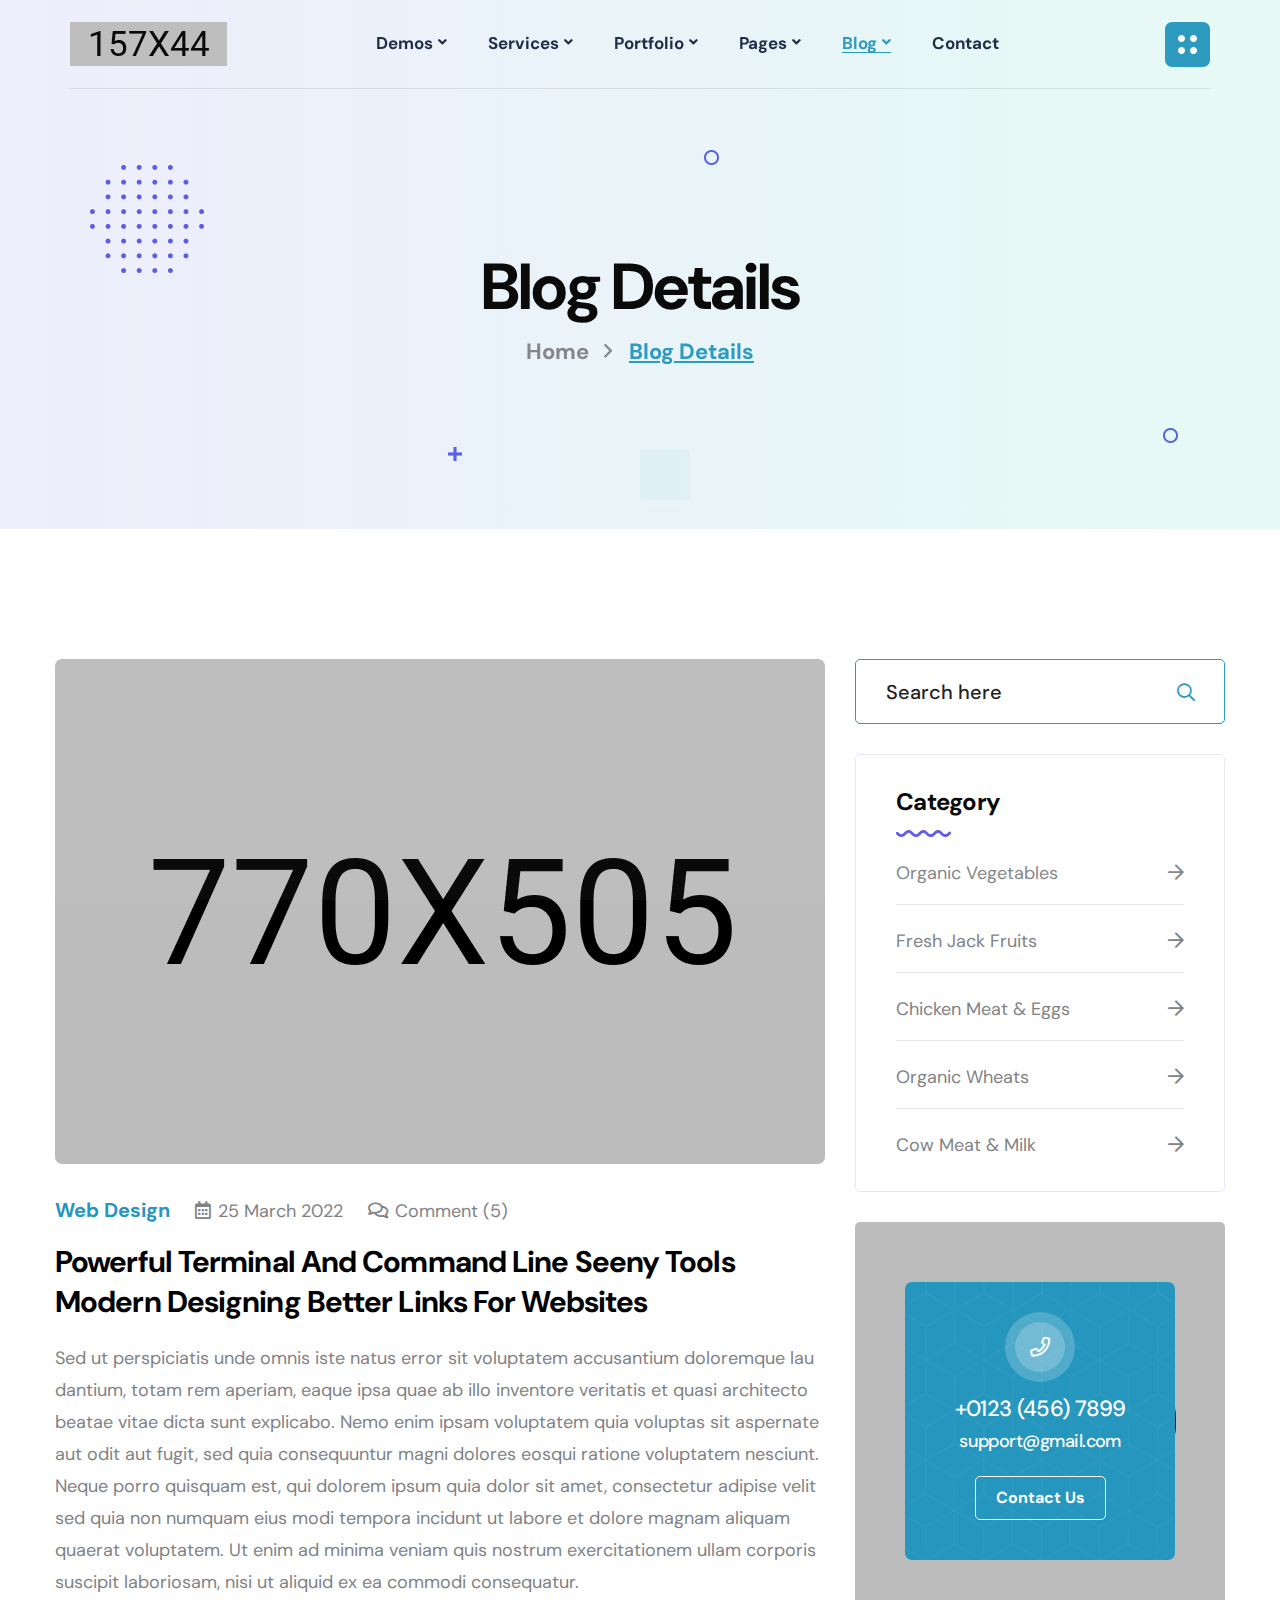
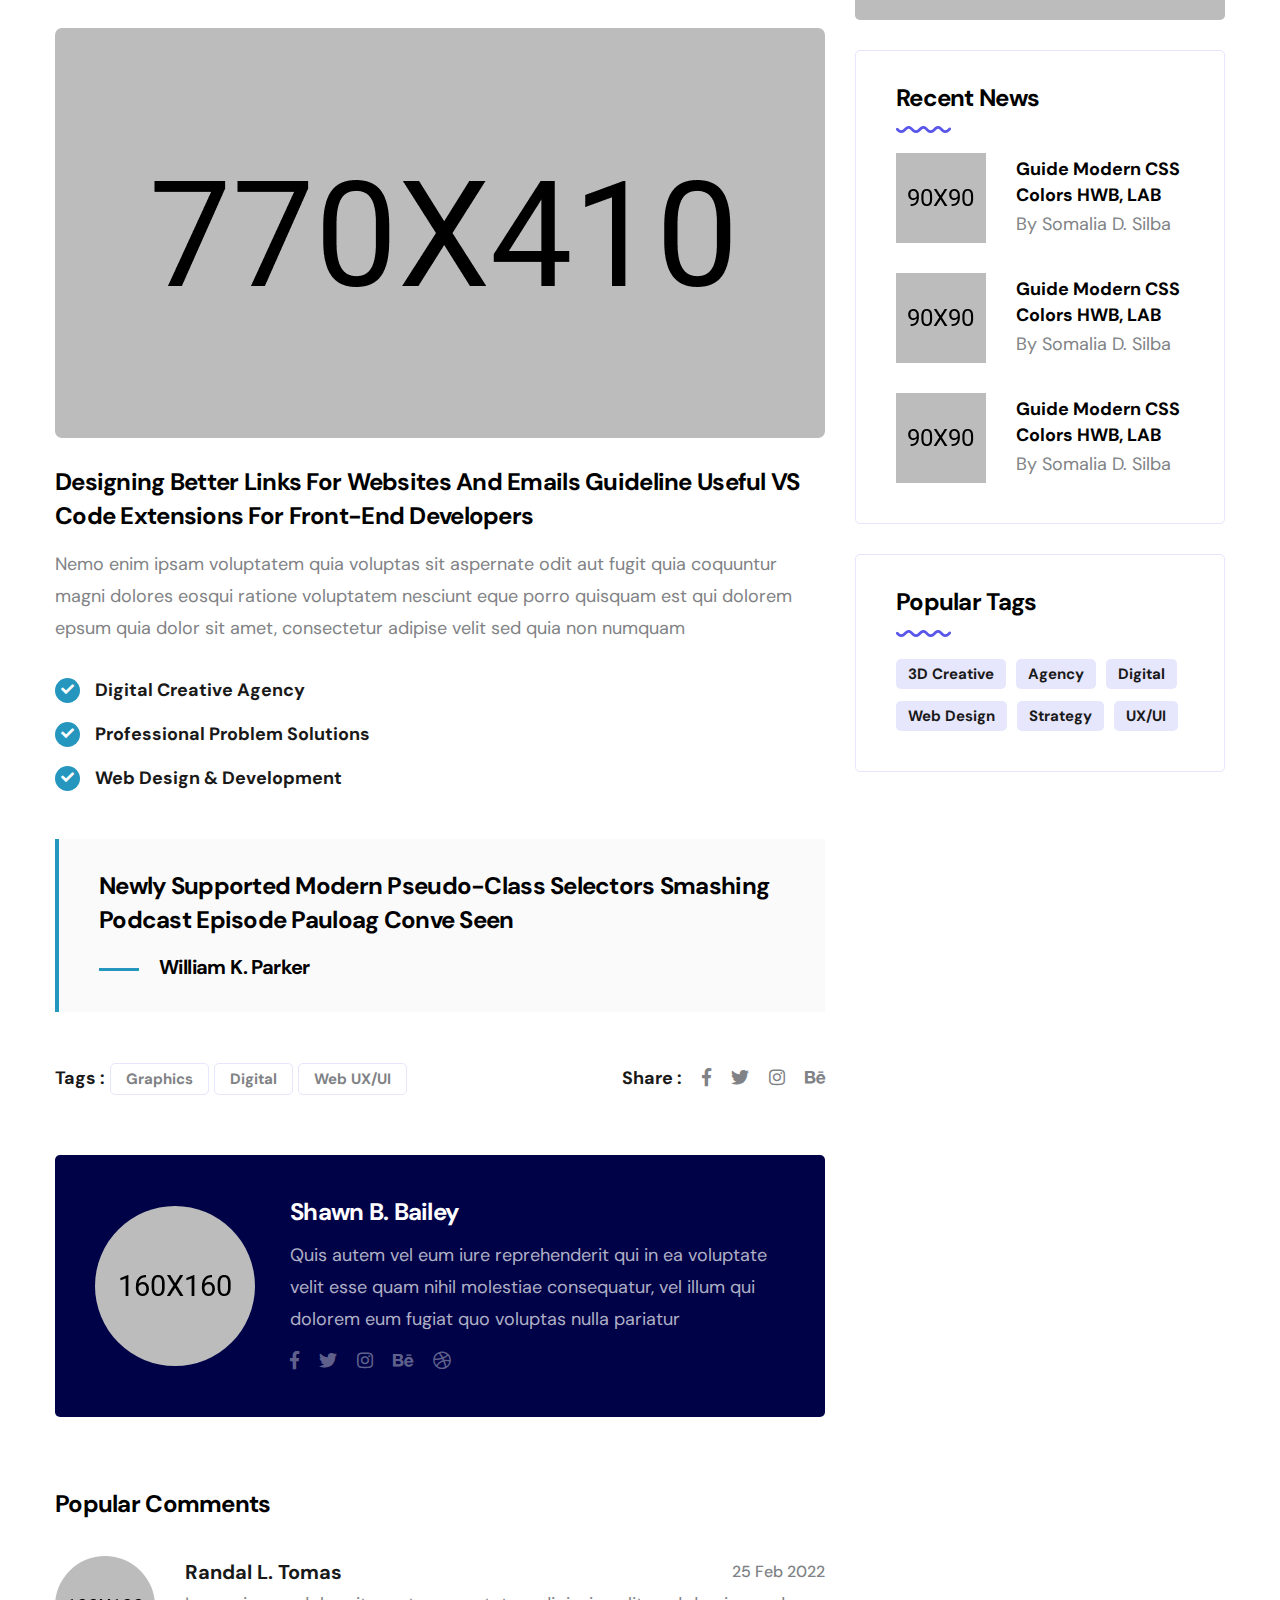
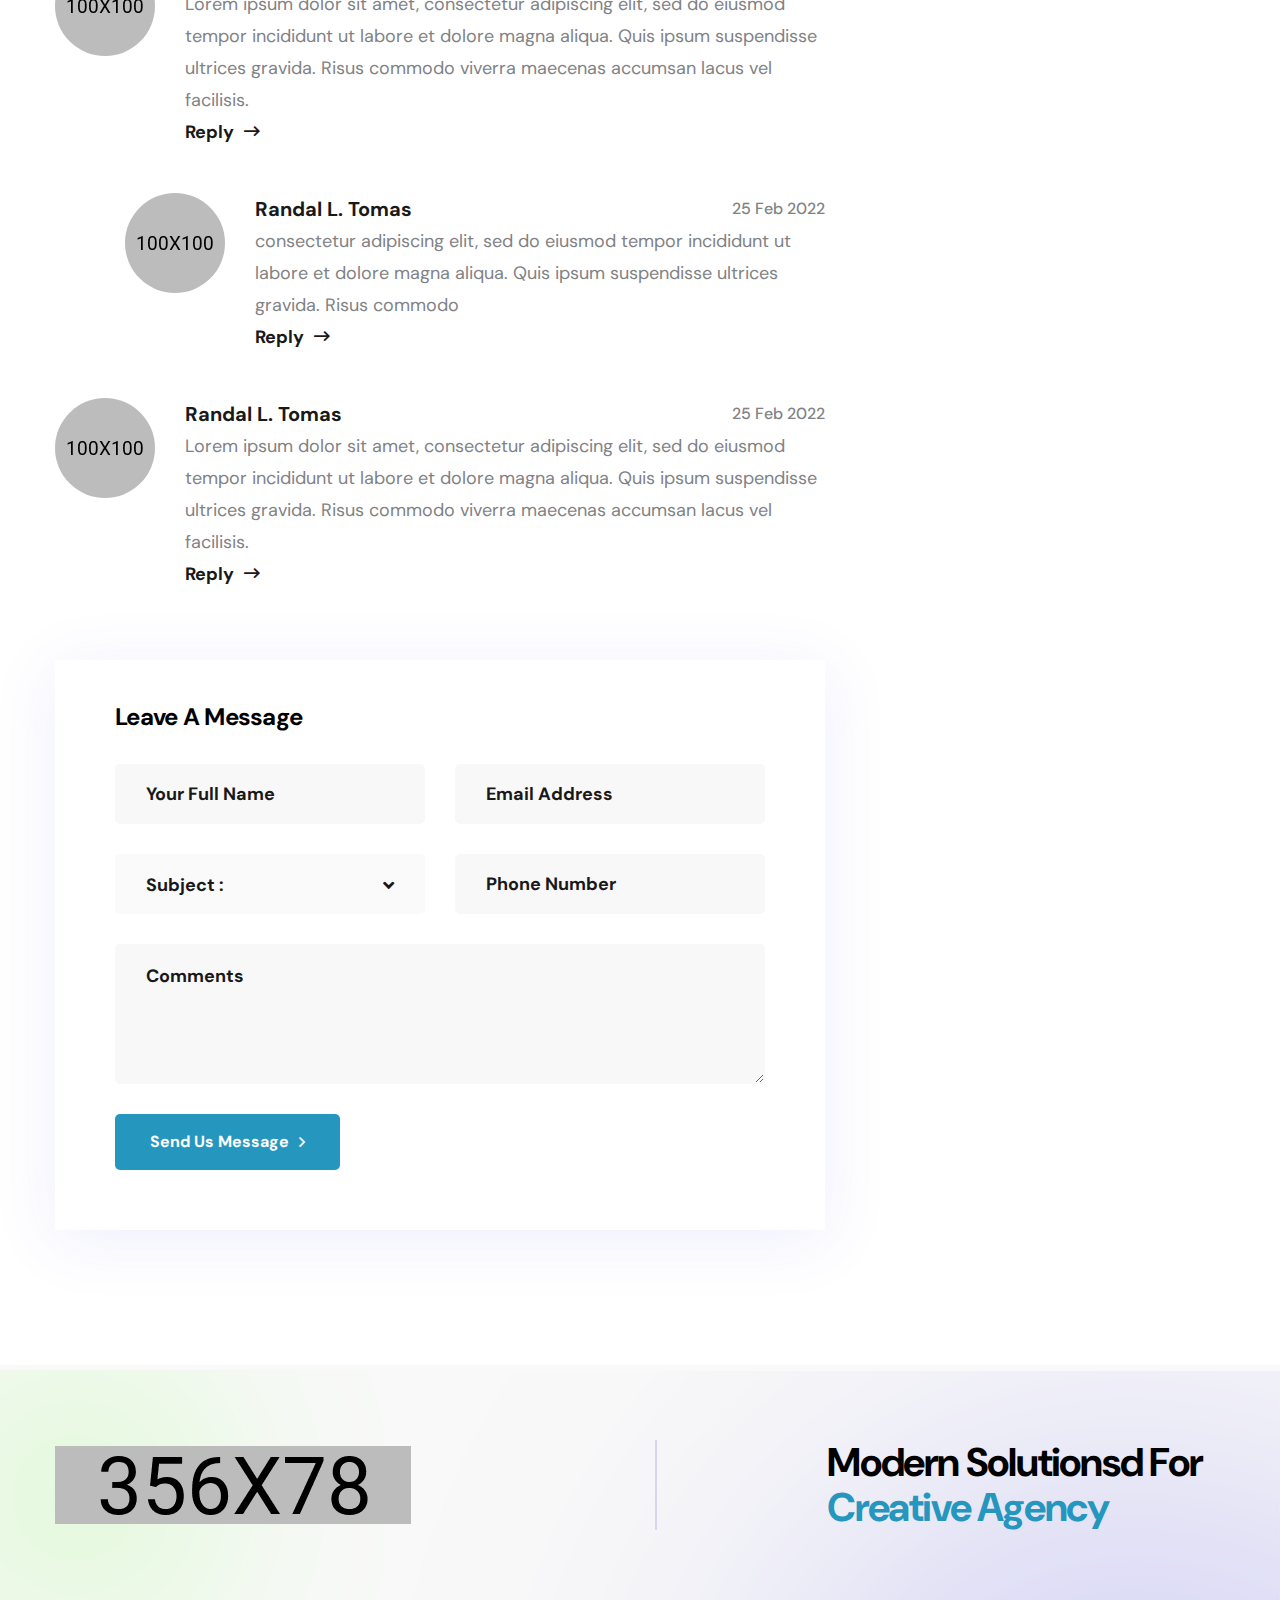
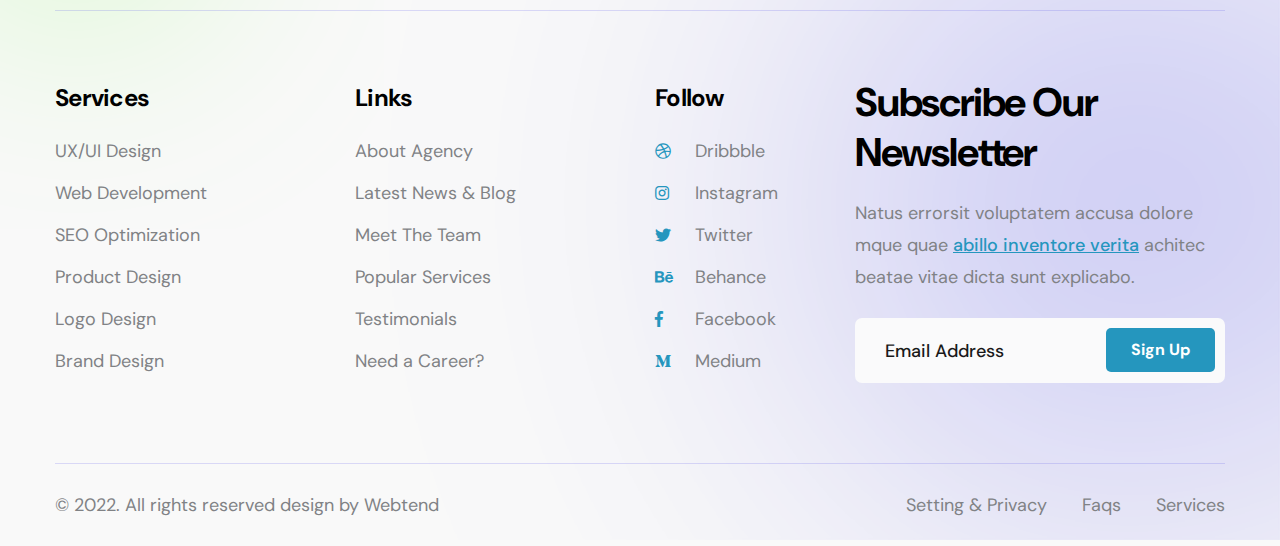
<file: blog-details.html>
<!DOCTYPE html>
<html lang="en">
    <head>
        <!--====== Required meta tags ======-->
        <meta charset="utf-8">
        <meta http-equiv="x-ua-compatible" content="ie=edge">
        <meta name="description" content="">
        <meta name="viewport" content="width=device-width, initial-scale=1, shrink-to-fit=no">
        <!--====== Title ======-->
        <title>Pixlab - Creative Agency HTML Template</title>
        <!--====== Favicon Icon ======-->
        <link rel="shortcut icon" href="assets/images/favicon.ico" type="image/png">
        <!--====== Default css ======-->
        <link rel="stylesheet" href="assets/css/default.css">
        <!--====== Style css ======-->
        <link rel="stylesheet" href="assets/css/style.css">
        <!--====== Responsive css ======-->
        <link rel="stylesheet" href="assets/css/responsive.css">
    </head>
    <body>
        <!--====== Start Preloader ======-->
        <div class="preloader">
            <div class="loader">
                <div class="pre-shadow"></div>
                <div class="pre-box"></div>
            </div>
        </div>
        <!--====== End Preloader ======-->
        <!--====== offcanvas-panel ======-->
        <div class="offcanvas-panel">
            <div class="panel-overlay"></div>
            <div class="offcanvas-panel-inner">
                <div class="panel-logo">
                    <a href="index.html"><img src="assets/images/logo/logo-1.png" alt="Qempo"></a>
                </div>
                <div class="about-us">
                    <h5 class="panel-widget-title">About Us</h5>
                    <p>
                        Lorem, ipsum dolor sit amet consectetur adipisicing elit. Tempore ipsam alias quae cupiditate quas, neque eum magni impedit asperiores.
                    </p>
                </div>
                <div class="contact-us">
                    <h5 class="panel-widget-title">Contact Us</h5>
                    <ul>
                        <li>
                            <i class="fal fa-map-marker-alt"></i>
                            121 King St, Melbourne VIC 3000, Australia.
                        </li>
                        <li>
                            <i class="fal fa-envelope-open"></i>
                            <a href="mailto:hello@barky.com"> hello@barky.com</a>
                            <a href="mailto:info@barky.com">info@barky.com</a>
                        </li>
                        <li>
                            <i class="fal fa-phone"></i>
                            <a href="tel:(312)-895-9800">(312) 895-9800</a>
                            <a href="tel:(312)-895-9888">(312) 895-9888</a>
                        </li>
                    </ul>
                </div>
                <a href="#" class="panel-close"><i class="fal fa-times"></i></a>
            </div>
        </div><!--====== offcanvas-panel ======-->
        <!--====== Start Header Section ======-->
        <header class="theme-header transparent-header">
            <!-- header Navigation -->
            <div class="header-navigation navigation-style-v1">
                <div class="nav-overlay"></div>
                <div class="container-fluid">
                    <div class="primary-menu">
                        <div class="site-branding">
                            <a href="index.html" class="brand-logo"><img src="assets/images/logo/logo-1.png" alt="Site Logo"></a>
                        </div>
                        <div class="nav-menu">
                            <!-- Navbar Close -->
                            <div class="navbar-close"><i class="far fa-times"></i></div>
                            <!-- Nav Search -->
                            <div class="nav-search">
                                <form>
                                    <div class="form_group">
                                        <input type="email" class="form_control" placeholder="Search Here" name="email" required>
                                        <button class="search-btn"><i class="fas fa-search"></i></button>
                                    </div>
                                </form>
                            </div>
                            <!-- Main Menu -->
                            <nav class="main-menu">
                                <ul>
                                    <li class="menu-item has-children"><a href="#" class="nav-link">Demos</a>
                                        <ul class="sub-menu">
                                            <li class="has-children"><a href="#">Multipage</a>
                                                <ul class="sub-menu">
                                                    <li><a href="index.html">Creative Agency</a></li>
                                                    <li><a href="index-2.html">Digital Agency</a></li>
                                                    <li><a href="index-3.html">Design Studio</a></li>
                                                </ul>
                                            </li>
                                            <li class="has-children"><a href="#">Onepage</a>
                                                <ul class="sub-menu">
                                                    <li><a href="onepage-index-1.html">Creative Agency</a></li>
                                                    <li><a href="onepage-index-2.html">Digital Agency</a></li>
                                                    <li><a href="onepage-index-3.html">Design Studio</a></li>
                                                </ul>
                                            </li>
                                        </ul>
                                    </li>
                                    <li class="menu-item has-children"><a href="#" class="nav-link">Services</a>
                                        <ul class="sub-menu">
                                            <li><a href="services.html">Our Service</a></li>
                                            <li><a href="service-details.html">Service Details</a></li>
                                        </ul>
                                    </li>
                                    <li class="menu-item has-children"><a href="#" class="nav-link">Portfolio</a>
                                        <ul class="sub-menu">
                                            <li><a href="projects.html">Our Portfolio</a></li>
                                            <li><a href="project-details.html">Portfolio Details</a></li>
                                        </ul>
                                    </li>
                                    <li class="menu-item has-children"><a href="#" class="nav-link">Pages</a>
                                        <ul class="sub-menu">
                                            <li><a href="about.html">About Us</a></li>
                                            <li><a href="team.html">Our Team</a></li>
                                            <li><a href="team-details.html">Team Details</a></li>
                                        </ul>
                                    </li>
                                    <li class="menu-item has-children"><a href="#" class="active nav-link">Blog</a>
                                        <ul class="sub-menu">
                                            <li><a href="blogs.html">Our Blog</a></li>
                                            <li><a href="blog-details.html">Blog Details</a></li>
                                        </ul>
                                    </li>
                                    <li class="menu-item"><a href="contact.html" class="nav-link">Contact</a></li>
                                </ul>
                            </nav>
                        </div>
                        <div class="header-right-nav">
                            <ul>
                                <li class="bar-item"><a href="#"><img src="assets/images/dot.png" alt="dot"></a></li>
                                <li class="navbar-toggle-btn">
                                    <div class="navbar-toggler">
                                        <span></span>
                                        <span></span>
                                        <span></span>
                                    </div>
                                </li>
                            </ul>
                        </div>
                    </div>
                </div>
            </div>
        </header><!--====== End Header Section ======-->
        <!--====== Start Page-banner section ======-->
        <section class="page-banner bg_cover position-relative z-1">
            <div class="shape shape-one scene"><span data-depth="1"><img src="assets/images/shape/shape-1.png" alt=""></span></div>
            <div class="shape shape-two scene"><span data-depth="2"><img src="assets/images/shape/shape-2.png" alt=""></span></div>
            <div class="shape shape-three scene"><span data-depth="3"><img src="assets/images/shape/shape-3.png" alt=""></span></div>
            <div class="shape shape-four scene"><span data-depth="4"><img src="assets/images/shape/shape-2.png" alt=""></span></div>
            <div class="container">
                <div class="row justify-content-center">
                    <div class="col-lg-7">
                        <div class="page-title text-center">
                            <h1>Blog Details</h1>
                            <ul class="breadcrumbs-link">
                                <li><a href="index.html">Home</a></li>
                                <li class="active">Blog Details</li>
                            </ul>
                        </div>
                    </div>
                </div>
            </div>
        </section>
        <!--====== End Page-banner section ======-->
        <!--====== Start Blog Details section ======-->
        <section class="blog-details-section pt-130 pb-100">
            <div class="container">
                <div class="row">
                    <div class="col-xl-8 col-lg-7">
                        <div class="blog-details-wrapper wow fadeInUp">
                            <div class="blog-post-item">
                                <div class="post-thumbnail mb-30">
                                    <img src="assets/images/blog/blog-single-1.jpg" alt="">
                                </div>
                                <div class="entry-content">
                                    <div class="post-meta">
                                        <ul>
                                            <li><span><a href="#" class="cat-link">Web Design</a></span></li>
                                            <li><span><i class="far fa-calendar-alt"></i><a href="#">25 March 2022</a></span></li>
                                            <li><span><i class="far fa-comments"></i><a href="#">Comment (5)</a></span></li>
                                        </ul>
                                    </div>
                                    <h3 class="title">Powerful Terminal And Command Line  Seeny Tools  Modern Designing Better Links For Websites</h3>
                                    <p>Sed ut perspiciatis unde omnis iste natus error sit voluptatem accusantium doloremque lau
                                        dantium, totam rem aperiam, eaque ipsa quae ab illo inventore veritatis et quasi architecto beatae vitae dicta sunt explicabo. Nemo enim ipsam voluptatem quia voluptas sit aspernate
                                        aut odit aut fugit, sed quia consequuntur magni dolores eosqui ratione voluptatem nesciunt. Neque porro quisquam est, qui dolorem ipsum quia dolor sit amet, consectetur adipise velit sed quia non numquam eius modi tempora incidunt ut labore et dolore magnam aliquam quaerat voluptatem. Ut enim ad minima veniam quis nostrum exercitationem ullam corporis suscipit laboriosam, nisi ut aliquid ex ea commodi consequatur.</p>
                                    <div class="content-img">
                                        <img src="assets/images/blog/blog-single-2.jpg" alt="">
                                    </div>
                                    <h4>Designing Better Links For Websites And Emails Guideline Useful VS Code Extensions For Front-End Developers</h4>
                                    <p>Nemo enim ipsam voluptatem quia voluptas sit aspernate odit aut fugit quia coquuntur magni dolores eosqui ratione voluptatem nesciunt eque porro quisquam est qui dolorem epsum quia dolor sit amet, consectetur adipise velit sed quia non numquam</p>
                                    <ul class="list-style-one mb-45">
                                        <li>Digital Creative Agency</li>
                                        <li>Professional Problem Solutions</li>
                                        <li>Web Design & Development</li>
                                    </ul>
                                    <blockquote class="mb-50">
                                        <div class="content">
                                            <h4>Newly Supported Modern  Pseudo-Class Selectors Smashing Podcast Episode Pauloag Conve Seen</h4>
                                            <h5>William K. Parker</h5>
                                        </div>
                                    </blockquote>
                                    <div class="post-share-tag mb-30">
                                        <div class="row">
                                            <div class="col-lg-6">
                                                <div class="post-tag-cloud mb-30">
                                                    <ul>
                                                        <li class="item-heading">Tags :</li>
                                                        <li><a href="#">Graphics</a></li>
                                                        <li><a href="#">Digital</a></li>
                                                        <li><a href="#">Web UX/UI</a></li>
                                                    </ul>
                                                </div>
                                            </div>
                                            <div class="col-lg-6">
                                                <div class="social-share float-lg-right mb-30">
                                                    <ul class="social-link">
                                                        <li class="item-heading">Share :</li>
                                                        <li><a href="#"><i class="fab fa-facebook-f"></i></a></li>
                                                        <li><a href="#"><i class="fab fa-twitter"></i></a></li>
                                                        <li><a href="#"><i class="fab fa-instagram"></i></a></li>
                                                        <li><a href="#"><i class="fab fa-behance"></i></a></li>
                                                    </ul>
                                                </div>
                                            </div>
                                        </div>
                                    </div>
                                </div>
                            </div>
                            <div class="post-author-box mb-70">
                                <div class="author-thumb">
                                    <img src="assets/images/blog/author-1.jpg" alt="post author">
                                </div>
                                <div class="author-content">
                                    <h4>Shawn B. Bailey</h4>
                                    <p>Quis autem vel eum iure reprehenderit qui in ea voluptate velit esse quam nihil molestiae consequatur, vel illum qui dolorem eum fugiat quo voluptas nulla pariatur</p>
                                    <ul class="social-link">
                                        <li><a href="#"><i class="fab fa-facebook-f"></i></a></li>
                                        <li><a href="#"><i class="fab fa-twitter"></i></a></li>
                                        <li><a href="#"><i class="fab fa-instagram"></i></a></li>
                                        <li><a href="#"><i class="fab fa-behance"></i></a></li>
                                        <li><a href="#"><i class="fab fa-dribbble"></i></a></li>
                                    </ul>
                                </div>
                            </div>
                            <div class="comments-area mb-70 wow fadeInUp">
                                <h4 class="comments-title">Popular Comments</h4>
                                <ul class="comments-list">
                                    <li class="comment mb-45">
                                        <div class="comment-avatar">
                                            <img src="assets/images/blog/comment-1.jpg" alt="comment author">
                                        </div>
                                        <div class="comment-wrap">
                                            <div class="comment-author-content">
                                                <span class="author-name">Randal L. Tomas<span class="date">25 Feb 2022</span></span>
                                                <p>Lorem ipsum dolor sit amet, consectetur adipiscing elit, sed do eiusmod tempor 
                                                    incididunt ut labore et dolore magna aliqua. Quis ipsum suspendisse ultrices gravida. Risus commodo viverra maecenas accumsan lacus vel facilisis.</p>
                                                <a href="#comment-respond" class="reply">Reply<i class="far fa-long-arrow-right"></i></a>
                                            </div>
                                        </div>
                                    </li>
                                    <li class="comment mb-45">
                                        <div class="comment-avatar">
                                            <img src="assets/images/blog/comment-2.jpg" alt="comment author">
                                        </div>
                                        <div class="comment-wrap">
                                            <div class="comment-author-content">
                                                <span class="author-name">Randal L. Tomas<span class="date">25 Feb 2022</span></span>
                                                <p>consectetur adipiscing elit, sed do eiusmod tempor incididunt ut labore et dolore magna aliqua. Quis ipsum suspendisse ultrices gravida. Risus commodo</p>
                                                <a href="#comment-respond" class="reply">Reply<i class="far fa-long-arrow-right"></i></a>
                                            </div>
                                        </div>
                                    </li>
                                    <li class="comment mb-45">
                                        <div class="comment-avatar">
                                            <img src="assets/images/blog/comment-3.jpg" alt="comment author">
                                        </div>
                                        <div class="comment-wrap">
                                            <div class="comment-author-content">
                                                <span class="author-name">Randal L. Tomas<span class="date">25 Feb 2022</span></span>
                                                <p>Lorem ipsum dolor sit amet, consectetur adipiscing elit, sed do eiusmod tempor 
                                                    incididunt ut labore et dolore magna aliqua. Quis ipsum suspendisse ultrices gravida. Risus commodo viverra maecenas accumsan lacus vel facilisis.</p>
                                                <a href="#comment-respond" class="reply">Reply<i class="far fa-long-arrow-right"></i></a>
                                            </div>
                                        </div>
                                    </li>
                                </ul>
                            </div>
                            <div class="comments-respond mb-35" id="comment-respond">
                                <h4 class="comments-heading">Leave A Message</h4>
                                <form class="comment-form">
                                    <div class="row">
                                        <div class="col-lg-6">
                                            <div class="form_group">
                                                <input type="text" class="form_control" placeholder="Your Full Name" name="name" required>
                                            </div>
                                        </div>
                                        <div class="col-lg-6">
                                            <div class="form_group">
                                                <input type="email" class="form_control" placeholder="Email Address" name="email" required>
                                            </div>
                                        </div>
                                        <div class="col-lg-6">
                                            <div class="form_group">
                                                <select class="wide">
                                                    <option data-display="Subject :">Subject :</option>
                                                    <option value="01">Customer Support</option>
                                                    <option value="02">Server Support</option>
                                                    <option value="03">24/7 Support</option>
                                                </select>
                                            </div>
                                        </div>
                                        <div class="col-lg-6">
                                            <div class="form_group">
                                                <input type="text" class="form_control" placeholder="Phone Number" name="phone" required>
                                            </div>
                                        </div>
                                        <div class="col-lg-12">
                                            <div class="form_group">
                                                <textarea name="message" class="form_control" placeholder="Comments"></textarea>
                                            </div>
                                        </div>
                                        <div class="col-lg-12">
                                            <div class="form_group">
                                                <button class="main-btn arrow-btn">Send Us Message</button>
                                            </div>
                                        </div>
                                    </div>
                                </form>
                            </div>
                        </div>
                    </div>
                    <div class="col-xl-4 col-lg-5">
                        <div class="sidebar-widget-area">
                            <div class="widget search-widget mb-30 wow fadeInUp">
                                <form>
                                    <div class="form_group">
                                        <input type="email" class="form_control" placeholder="Search here" name="email" required>
                                        <button class="search-btn"><i class="far fa-search"></i></button>
                                    </div>
                                </form>
                            </div>
                            <div class="widget category-widget mb-30 wow fadeInUp">
                                <h4 class="widget-title">Category</h4>
                                <ul class="category-nav">
                                    <li><a href="#">Organic Vegetables<span><i class="far fa-arrow-right"></i></span></a></li>
                                    <li><a href="#">Fresh Jack Fruits<span><i class="far fa-arrow-right"></i></span></a></li>
                                    <li><a href="#">Chicken Meat & Eggs<span><i class="far fa-arrow-right"></i></span></a></li>
                                    <li><a href="#">Organic Wheats<span><i class="far fa-arrow-right"></i></span></a></li>
                                    <li><a href="#">Cow Meat & Milk<span><i class="far fa-arrow-right"></i></span></a></li>
                                </ul>
                            </div>
                            <div class="widget contact-info-widget bg_cover mb-30 wow fadeInUp" style="background-image: url(assets/images/widget/contact-1.jpg);">
                                <div class="contact-info-box text-center">
                                    <div class="icon">
                                        <i class="far fa-phone"></i>
                                    </div>
                                    <div class="info">
                                        <h4><a href="tel:+01234567899">+0123 (456) 7899</a></h4>
                                        <h5><a href="mailto:support@gmail.com">support@gmail.com</a></h5>
                                        <a href="#" class="main-btn bordered-btn">Contact us</a>
                                    </div>
                                </div>
                            </div>
                            <div class="widget recent-post-widget mb-30 wow fadeInUp">
                                <h4 class="widget-title">Recent News</h4>
                                <ul class="recent-post-list">
                                    <li class="post-thumbnail-content">
                                        <img src="assets/images/widget/news-1.jpg" alt="post image">
                                        <div class="post-title-date">
                                            <h6><a href="blog-details.html">Guide Modern CSS Colors HWB, LAB</a></h6>
                                            <span class="posted-on">By <a href="#">Somalia D. Silba</a></span>
                                        </div>
                                    </li>
                                    <li class="post-thumbnail-content">
                                        <img src="assets/images/widget/news-2.jpg" alt="post image">
                                        <div class="post-title-date">
                                            <h6><a href="blog-details.html">Guide Modern CSS Colors HWB, LAB</a></h6>
                                            <span class="posted-on">By <a href="#">Somalia D. Silba</a></span>
                                        </div>
                                    </li>
                                    <li class="post-thumbnail-content">
                                        <img src="assets/images/widget/news-3.jpg" alt="post image">
                                        <div class="post-title-date">
                                            <h6><a href="blog-details.html">Guide Modern CSS Colors HWB, LAB</a></h6>
                                            <span class="posted-on">By <a href="#">Somalia D. Silba</a></span>
                                        </div>
                                    </li>
                                </ul>
                            </div>
                            <div class="widget tag-cloud-widget mb-30 wow fadeInUp">
                                <h4 class="widget-title">Popular Tags</h4>
                                <a href="#">3D Creative</a>
                                <a href="#">Agency</a>
                                <a href="#">Digital</a>
                                <a href="#">Web Design</a>
                                <a href="#">Strategy</a>
                                <a href="#">UX/UI</a>
                            </div>
                        </div>
                    </div>
                </div>
            </div>
        </section>
        <!--====== End Blog Details section ======-->
        <!--====== Start Footer ======-->
        <footer class="footer-area page-footer light-gray-bg">
            <div class="container">
                <div class="footer-top pt-75 pb-40">
                    <div class="row align-items-center">
                        <div class="col-md-6">
                            <div class="footer-logo mb-40 wow fadeInLeft">
                                <img src="assets/images/logo/footer-logo-1.png" alt="Brand Logo">
                            </div>
                        </div>
                        <div class="col-md-6">
                            <div class="text-wrapper mb-40 wow fadeInRight">
                                <h3>Modern Solutionsd For 
                                    <span class="blue-dark">Creative Agency</span></h3>
                            </div>
                        </div>
                    </div>
                </div>
                <div class="footer-widget pt-70 pb-40">
                    <div class="row">
                        <div class="col-lg-3 col-md-6 col-sm-12">
                            <div class="widget footer-nav-widget mb-40 wow fadeInUp" data-wow-delay=".15s">
                                <h4 class="widget-title">Services</h4>
                                <ul class="widget-nav">
                                    <li><a href="#">UX/UI Design</a></li>
                                    <li><a href="#">Web Development</a></li>
                                    <li><a href="#">SEO Optimization</a></li>
                                    <li><a href="#">Product Design</a></li>
                                    <li><a href="#">Logo Design</a></li>
                                    <li><a href="#">Brand Design</a></li>
                                </ul>
                            </div>
                        </div>
                        <div class="col-lg-3 col-md-6 col-sm-12">
                            <div class="widget footer-nav-widget mb-40 wow fadeInUp" data-wow-delay=".20s">
                                <h4 class="widget-title">Links</h4>
                                <ul class="widget-nav">
                                    <li><a href="#">About Agency</a></li>
                                    <li><a href="#">Latest News & Blog</a></li>
                                    <li><a href="#">Meet The Team</a></li>
                                    <li><a href="#">Popular Services</a></li>
                                    <li><a href="#">Testimonials</a></li>
                                    <li><a href="#">Need a Career?</a></li>
                                </ul>
                            </div>
                        </div>
                        <div class="col-lg-2 col-md-6 col-sm-12">
                            <div class="widget social-widget mb-40 wow fadeInUp" data-wow-delay=".25s">
                                <h4 class="widget-title">Follow</h4>
                                <ul class="social-nav">
                                    <li><a href="#"><i class="fab fa-dribbble"></i>Dribbble</a></li>
                                    <li><a href="#"><i class="fab fa-instagram"></i>Instagram</a></li>
                                    <li><a href="#"><i class="fab fa-twitter"></i>Twitter</a></li>
                                    <li><a href="#"><i class="fab fa-behance"></i>Behance</a></li>
                                    <li><a href="#"><i class="fab fa-facebook-f"></i>Facebook</a></li>
                                    <li><a href="#"><i class="fab fa-medium-m"></i>Medium</a></li>
                                </ul>
                            </div>
                        </div>
                        <div class="col-lg-4 col-md-6 col-sm-12">
                            <div class="widget newsletter-widget mb-40 wow fadeInUp" data-wow-delay=".30s">
                                <div class="newsletter-content">
                                    <h3>Subscribe Our 
                                        Newsletter</h3>
                                    <p>Natus errorsit voluptatem accusa dolore
                                        mque quae <a href="#">abillo inventore verita</a> achitec 
                                        beatae vitae dicta sunt explicabo.</p>
                                    <form>
                                        <div class="form_group">
                                            <input type="email" class="form_control" placeholder="Email Address" name="email" required>
                                            <button class="main-btn">Sign Up</button>
                                        </div>
                                    </form>
                                </div>
                            </div>
                        </div>
                    </div>
                </div>
                <div class="footer-copyright">
                    <div class="row">
                        <div class="col-lg-6">
                            <div class="copyright-text">
                                <p>&copy; 2022. All rights reserved design by Webtend</p>
                            </div>
                        </div>
                        <div class="col-lg-6">
                            <div class="footer-nav float-lg-right">
                                <ul>
                                    <li><a href="#">Setting & Privacy </a></li>
                                    <li><a href="#">Faqs</a></li>
                                    <li><a href="#">Services</a></li>
                                </ul>
                            </div>
                        </div>
                    </div>
                </div>
            </div>
        </footer><!--====== End Footer ======-->
        <!--====== back-to-top ======-->
        <a href="#" class="back-to-top" ><i class="far fa-angle-up"></i></a>
        <!--====== Jquery js ======-->
        <script src="assets/vendor/jquery-3.6.0.min.js"></script>
        <!--====== Bootstrap js ======-->
        <script src="assets/vendor/popper/popper.min.js"></script>
        <!--====== Bootstrap js ======-->
        <script src="assets/vendor/bootstrap/js/bootstrap.min.js"></script>
        <!--====== Slick js ======-->
        <script src="assets/vendor/slick/slick.min.js"></script>
        <!--====== Magnific js ======-->
        <script src="assets/vendor/magnific-popup/dist/jquery.magnific-popup.min.js"></script>
        <!--====== Isotope js ======-->
        <script src="assets/vendor/isotope.min.js"></script>
        <!--====== Imagesloaded js ======-->
        <script src="assets/vendor/imagesloaded.min.js"></script>
        <!--====== Counterup js ======-->
        <script src="assets/vendor/jquery.counterup.min.js"></script>
        <!--====== Waypoints js ======-->
        <script src="assets/vendor/jquery.waypoints.js"></script>
        <!--====== Nice-select js ======-->
        <script src="assets/vendor/nice-select/js/jquery.nice-select.min.js"></script>
        <!--====== WOW js ======-->
        <script src="assets/vendor/wow.min.js"></script>
        <!--====== Parallax js ======-->
        <script src="assets/vendor/parallax.min.js"></script>
        <!--====== Main js ======-->
        <script src="assets/js/theme.js"></script>
    </body>
</html>
</file>
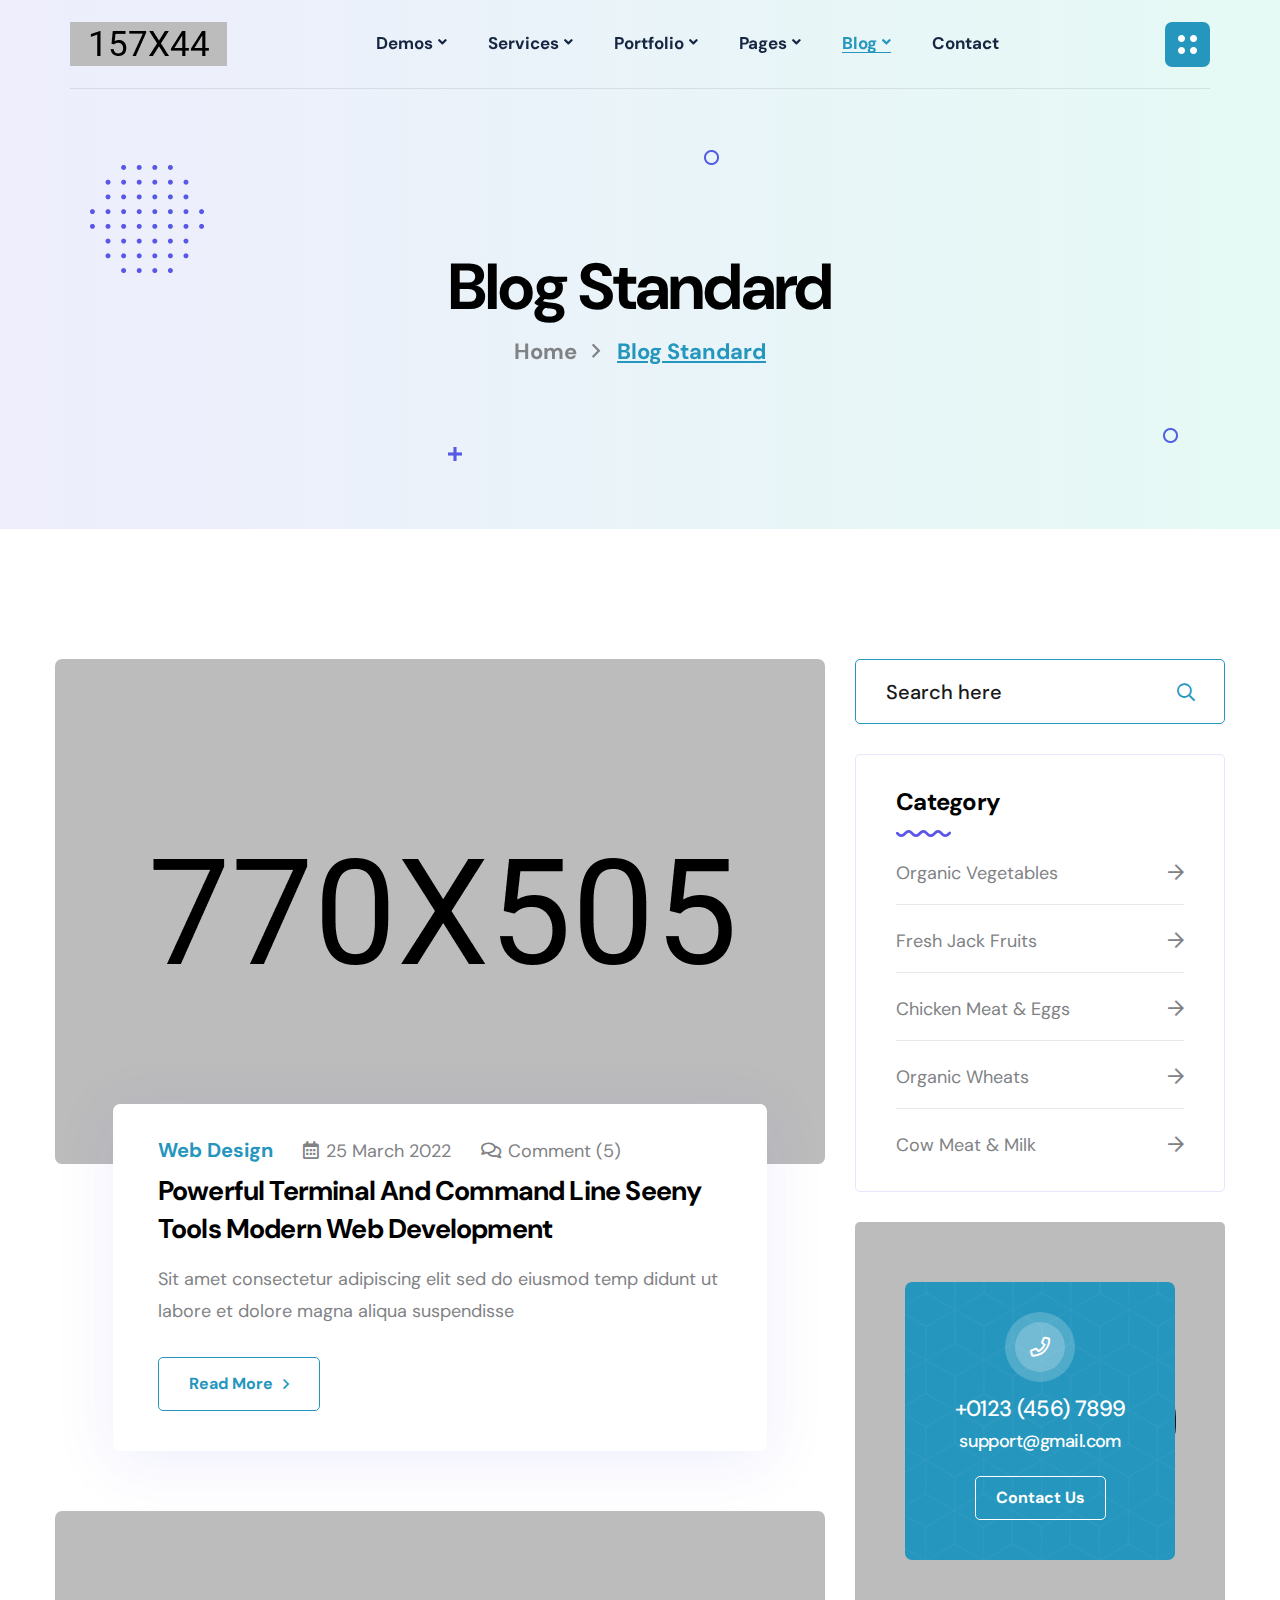
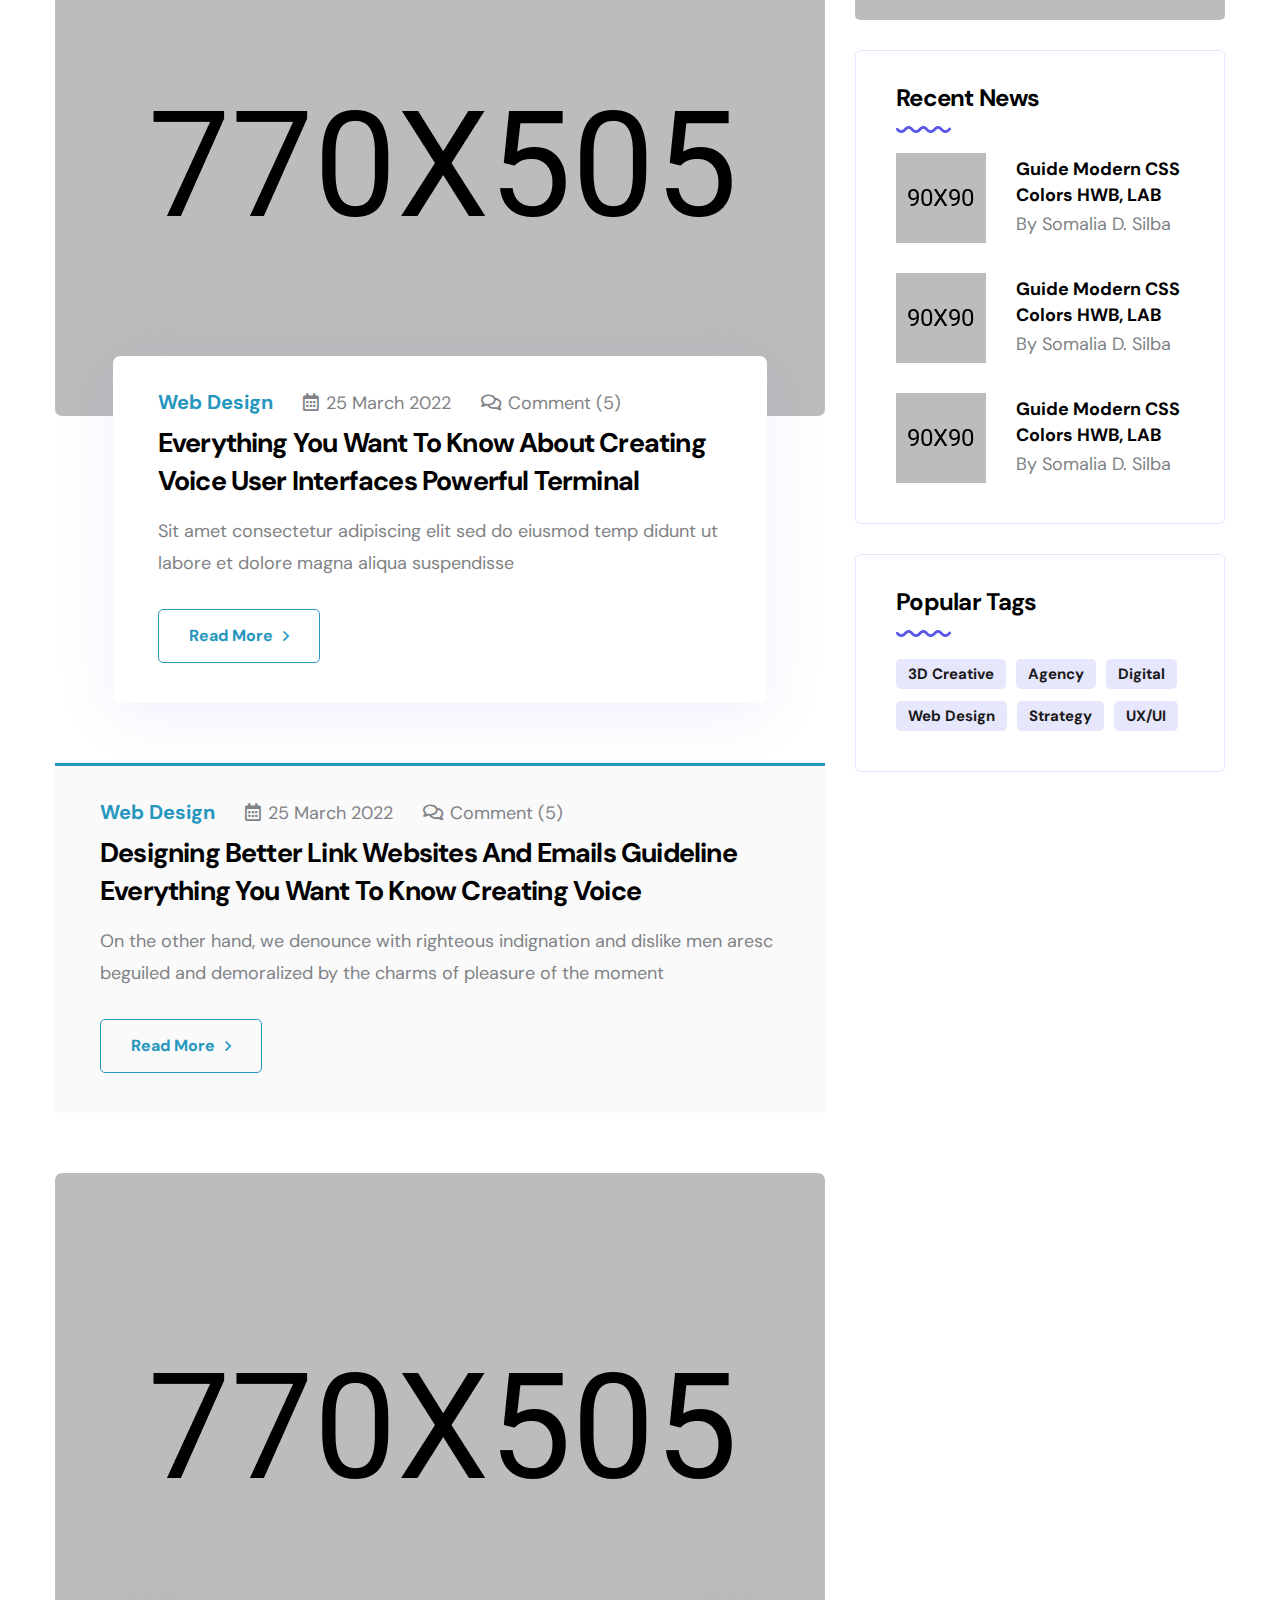
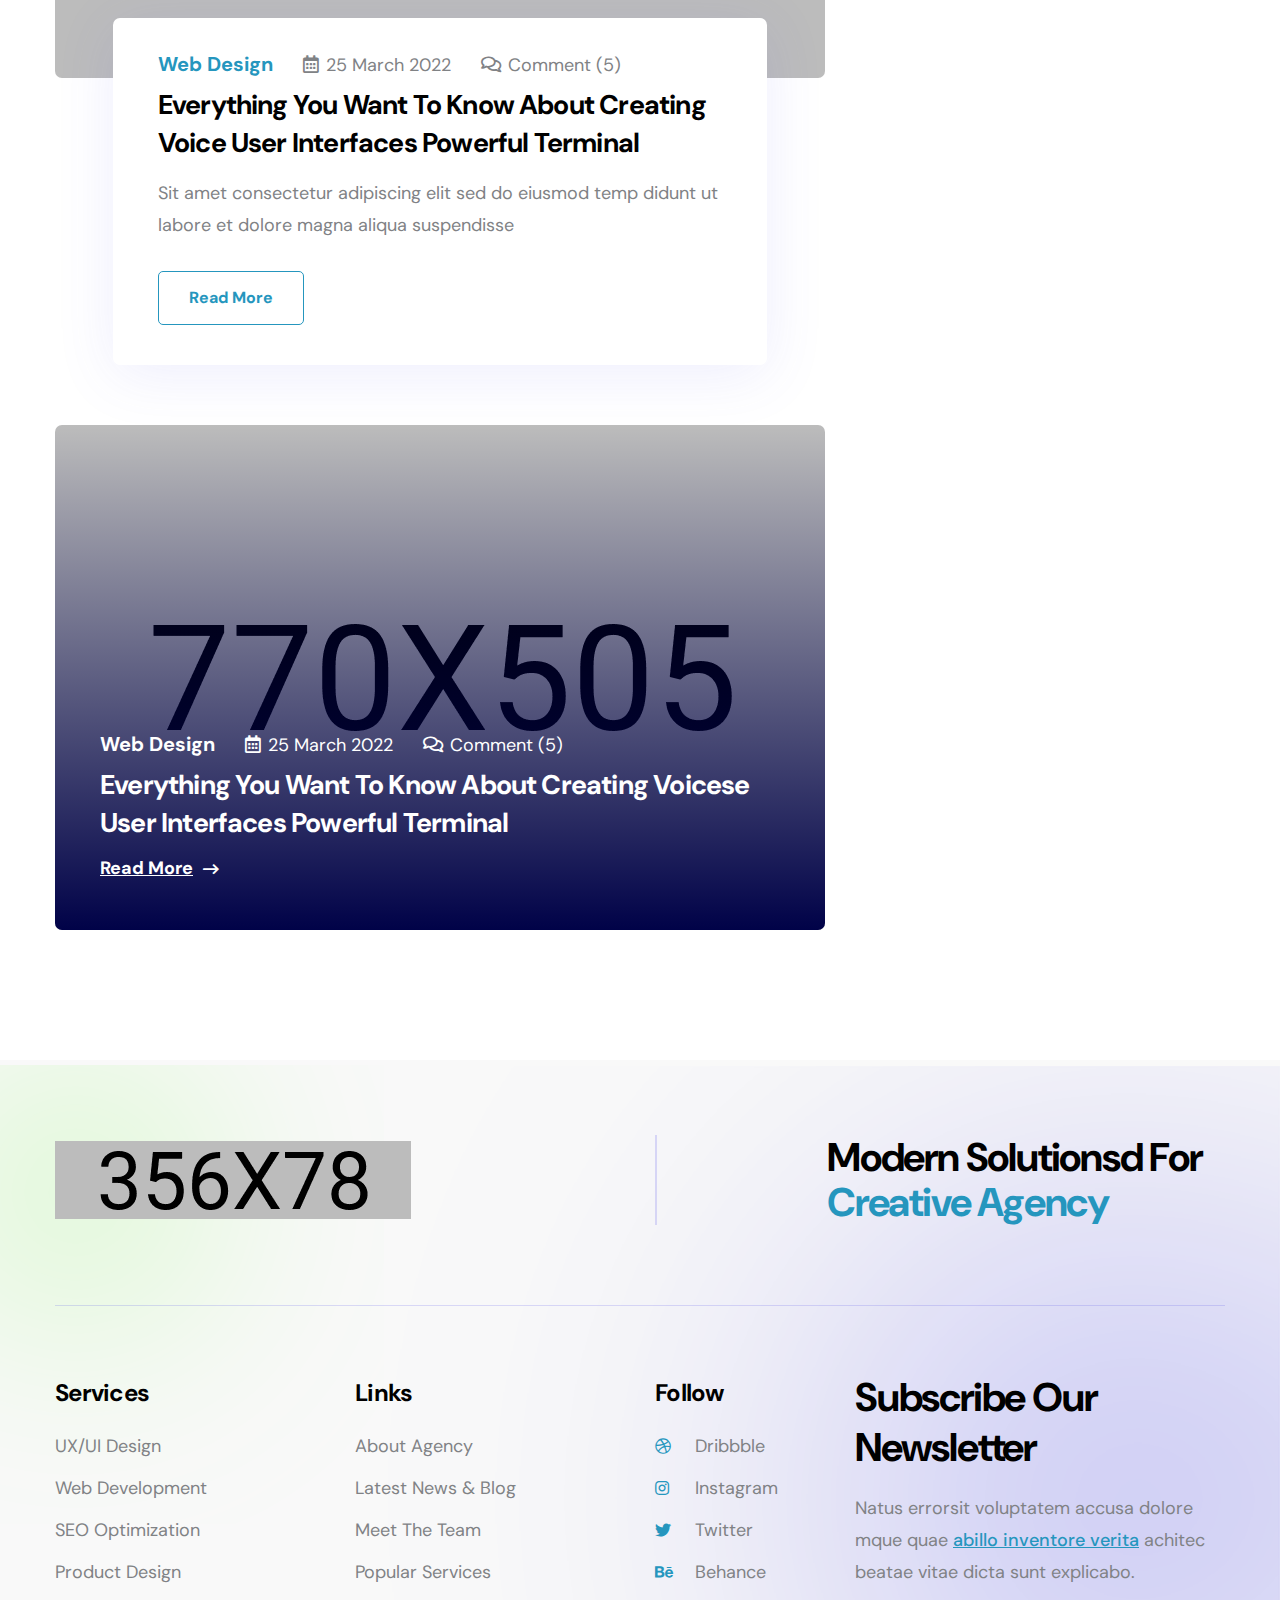
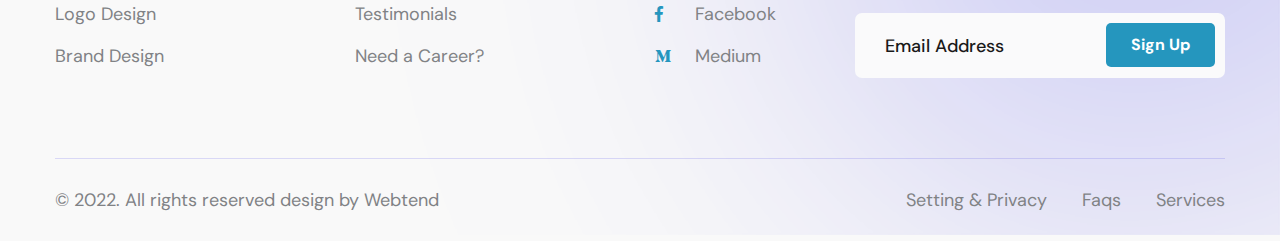
<file: blogs.html>
<!DOCTYPE html>
<html lang="en">
    <head>
        <!--====== Required meta tags ======-->
        <meta charset="utf-8">
        <meta http-equiv="x-ua-compatible" content="ie=edge">
        <meta name="description" content="">
        <meta name="viewport" content="width=device-width, initial-scale=1, shrink-to-fit=no">
        <!--====== Title ======-->
        <title>Pixlab - Creative Agency HTML Template</title>
        <!--====== Favicon Icon ======-->
        <link rel="shortcut icon" href="assets/images/favicon.ico" type="image/png">
        <!--====== Default css ======-->
        <link rel="stylesheet" href="assets/css/default.css">
        <!--====== Style css ======-->
        <link rel="stylesheet" href="assets/css/style.css">
        <!--====== Responsive css ======-->
        <link rel="stylesheet" href="assets/css/responsive.css">
    </head>
    <body>
        <!--====== Start Preloader ======-->
        <div class="preloader">
            <div class="loader">
                <div class="pre-shadow"></div>
                <div class="pre-box"></div>
            </div>
        </div>
        <!--====== End Preloader ======-->
        <!--====== offcanvas-panel ======-->
        <div class="offcanvas-panel">
            <div class="panel-overlay"></div>
            <div class="offcanvas-panel-inner">
                <div class="panel-logo">
                    <a href="index.html"><img src="assets/images/logo/logo-1.png" alt="Qempo"></a>
                </div>
                <div class="about-us">
                    <h5 class="panel-widget-title">About Us</h5>
                    <p>
                        Lorem, ipsum dolor sit amet consectetur adipisicing elit. Tempore ipsam alias quae cupiditate quas, neque eum magni impedit asperiores.
                    </p>
                </div>
                <div class="contact-us">
                    <h5 class="panel-widget-title">Contact Us</h5>
                    <ul>
                        <li>
                            <i class="fal fa-map-marker-alt"></i>
                            121 King St, Melbourne VIC 3000, Australia.
                        </li>
                        <li>
                            <i class="fal fa-envelope-open"></i>
                            <a href="mailto:hello@barky.com"> hello@barky.com</a>
                            <a href="mailto:info@barky.com">info@barky.com</a>
                        </li>
                        <li>
                            <i class="fal fa-phone"></i>
                            <a href="tel:(312)-895-9800">(312) 895-9800</a>
                            <a href="tel:(312)-895-9888">(312) 895-9888</a>
                        </li>
                    </ul>
                </div>
                <a href="#" class="panel-close"><i class="fal fa-times"></i></a>
            </div>
        </div><!--====== offcanvas-panel ======-->
        <!--====== Start Header Section ======-->
        <header class="theme-header transparent-header">
            <!-- header Navigation -->
            <div class="header-navigation navigation-style-v1">
                <div class="nav-overlay"></div>
                <div class="container-fluid">
                    <div class="primary-menu">
                        <div class="site-branding">
                            <a href="index.html" class="brand-logo"><img src="assets/images/logo/logo-1.png" alt="Site Logo"></a>
                        </div>
                        <div class="nav-menu">
                            <!-- Navbar Close -->
                            <div class="navbar-close"><i class="far fa-times"></i></div>
                            <!-- Nav Search -->
                            <div class="nav-search">
                                <form>
                                    <div class="form_group">
                                        <input type="email" class="form_control" placeholder="Search Here" name="email" required>
                                        <button class="search-btn"><i class="fas fa-search"></i></button>
                                    </div>
                                </form>
                            </div>
                            <!-- Main Menu -->
                            <nav class="main-menu">
                                <ul>
                                    <li class="menu-item has-children"><a href="#" class="nav-link">Demos</a>
                                        <ul class="sub-menu">
                                            <li class="has-children"><a href="#">Multipage</a>
                                                <ul class="sub-menu">
                                                    <li><a href="index.html">Creative Agency</a></li>
                                                    <li><a href="index-2.html">Digital Agency</a></li>
                                                    <li><a href="index-3.html">Design Studio</a></li>
                                                </ul>
                                            </li>
                                            <li class="has-children"><a href="#">Onepage</a>
                                                <ul class="sub-menu">
                                                    <li><a href="onepage-index-1.html">Creative Agency</a></li>
                                                    <li><a href="onepage-index-2.html">Digital Agency</a></li>
                                                    <li><a href="onepage-index-3.html">Design Studio</a></li>
                                                </ul>
                                            </li>
                                        </ul>
                                    </li>
                                    <li class="menu-item has-children"><a href="#" class="nav-link">Services</a>
                                        <ul class="sub-menu">
                                            <li><a href="services.html">Our Service</a></li>
                                            <li><a href="service-details.html">Service Details</a></li>
                                        </ul>
                                    </li>
                                    <li class="menu-item has-children"><a href="#" class="nav-link">Portfolio</a>
                                        <ul class="sub-menu">
                                            <li><a href="projects.html">Our Portfolio</a></li>
                                            <li><a href="project-details.html">Portfolio Details</a></li>
                                        </ul>
                                    </li>
                                    <li class="menu-item has-children"><a href="#" class="nav-link">Pages</a>
                                        <ul class="sub-menu">
                                            <li><a href="about.html">About Us</a></li>
                                            <li><a href="team.html">Our Team</a></li>
                                            <li><a href="team-details.html">Team Details</a></li>
                                        </ul>
                                    </li>
                                    <li class="menu-item has-children"><a href="#" class="active nav-link">Blog</a>
                                        <ul class="sub-menu">
                                            <li><a href="blogs.html">Our Blog</a></li>
                                            <li><a href="blog-details.html">Blog Details</a></li>
                                        </ul>
                                    </li>
                                    <li class="menu-item"><a href="contact.html" class="nav-link">Contact</a></li>
                                </ul>
                            </nav>
                        </div>
                        <div class="header-right-nav">
                            <ul>
                                <li class="bar-item"><a href="#"><img src="assets/images/dot.png" alt="dot"></a></li>
                                <li class="navbar-toggle-btn">
                                    <div class="navbar-toggler">
                                        <span></span>
                                        <span></span>
                                        <span></span>
                                    </div>
                                </li>
                            </ul>
                        </div>
                    </div>
                </div>
            </div>
        </header><!--====== End Header Section ======-->
        <!--====== Start Page-banner section ======-->
        <section class="page-banner bg_cover position-relative z-1">
            <div class="shape shape-one scene"><span data-depth="1"><img src="assets/images/shape/shape-1.png" alt=""></span></div>
            <div class="shape shape-two scene"><span data-depth="2"><img src="assets/images/shape/shape-2.png" alt=""></span></div>
            <div class="shape shape-three scene"><span data-depth="3"><img src="assets/images/shape/shape-3.png" alt=""></span></div>
            <div class="shape shape-four scene"><span data-depth="4"><img src="assets/images/shape/shape-2.png" alt=""></span></div>
            <div class="container">
                <div class="row justify-content-center">
                    <div class="col-lg-7">
                        <div class="page-title text-center">
                            <h1>Blog Standard</h1>
                            <ul class="breadcrumbs-link">
                                <li><a href="index.html">Home</a></li>
                                <li class="active">Blog Standard</li>
                            </ul>
                        </div>
                    </div>
                </div>
            </div>
        </section>
        <!--====== End Page-banner section ======-->
        <!--====== Start Blog Section ======-->
        <section class="blog-standard-section pt-130 pb-70">
            <div class="container">
                <div class="row">
                    <div class="col-xl-8 col-lg-7">
                        <div class="blog-standard-wrapper">
                            <div class="blog-standard-post-item mb-60 wow fadeInUp" data-wow-delay=".15s">
                                <div class="post-thumbnail">
                                    <img src="assets/images/blog/standard-1.jpg" alt="Post Image">
                                </div>
                                <div class="entry-content">
                                    <div class="post-meta">
                                        <ul>
                                            <li><span><a href="#" class="cat-link">Web Design</a></span></li>
                                            <li><span><i class="far fa-calendar-alt"></i><a href="#">25 March 2022</a></span></li>
                                            <li><span><i class="far fa-comments"></i><a href="#">Comment (5)</a></span></li>
                                        </ul>
                                    </div>
                                    <h3 class="title"><a href="blog-details.html">Powerful Terminal And Command Line  Seeny
                                        Tools  Modern Web Development</a></h3>
                                    <p>Sit amet consectetur adipiscing elit sed do eiusmod temp didunt ut labore et dolore magna aliqua suspendisse</p>
                                    <a href="blog-details.html" class="main-btn bordered-btn btn-blue arrow-btn">Read More</a>
                                </div>
                            </div>
                            <div class="blog-standard-post-item mb-60 wow fadeInUp" data-wow-delay=".20s">
                                <div class="post-thumbnail">
                                    <img src="assets/images/blog/standard-2.jpg" alt="Post Image">
                                </div>
                                <div class="entry-content">
                                    <div class="post-meta">
                                        <ul>
                                            <li><span><a href="#" class="cat-link">Web Design</a></span></li>
                                            <li><span><i class="far fa-calendar-alt"></i><a href="#">25 March 2022</a></span></li>
                                            <li><span><i class="far fa-comments"></i><a href="#">Comment (5)</a></span></li>
                                        </ul>
                                    </div>
                                    <h3 class="title"><a href="blog-details.html">Everything You Want To Know About Creating Voice User Interfaces Powerful Terminal</a></h3>
                                    <p>Sit amet consectetur adipiscing elit sed do eiusmod temp didunt ut labore et dolore magna aliqua suspendisse</p>
                                    <a href="blog-details.html" class="main-btn bordered-btn btn-blue arrow-btn">Read More</a>
                                </div>
                            </div>
                            <div class="blog-standard-post-item post-without-thumbnail mb-60 wow fadeInUp" data-wow-delay=".25s">
                                <div class="entry-content">
                                    <div class="post-meta">
                                        <ul>
                                            <li><span><a href="#" class="cat-link">Web Design</a></span></li>
                                            <li><span><i class="far fa-calendar-alt"></i><a href="#">25 March 2022</a></span></li>
                                            <li><span><i class="far fa-comments"></i><a href="#">Comment (5)</a></span></li>
                                        </ul>
                                    </div>
                                    <h3 class="title"><a href="blog-details.html">Designing Better Link Websites And Emails Guideline 
                                        Everything You Want To Know Creating Voice</a></h3>
                                    <p>On the other hand, we denounce with righteous indignation and dislike men aresc
                                        beguiled and demoralized by the charms of pleasure of the moment</p>
                                    <a href="blog-details.html" class="main-btn bordered-btn btn-blue arrow-btn">Read More</a>
                                </div>
                            </div>
                            <div class="blog-standard-post-item mb-60 wow fadeInUp" data-wow-delay=".30s">
                                <div class="post-thumbnail">
                                    <img src="assets/images/blog/standard-3.jpg" alt="Post Image">
                                </div>
                                <div class="entry-content">
                                    <div class="post-meta">
                                        <ul>
                                            <li><span><a href="#" class="cat-link">Web Design</a></span></li>
                                            <li><span><i class="far fa-calendar-alt"></i><a href="#">25 March 2022</a></span></li>
                                            <li><span><i class="far fa-comments"></i><a href="#">Comment (5)</a></span></li>
                                        </ul>
                                    </div>
                                    <h3 class="title"><a href="blog-details.html">Everything You Want To Know About Creating Voice User Interfaces Powerful Terminal</a></h3>
                                    <p>Sit amet consectetur adipiscing elit sed do eiusmod temp didunt ut labore et dolore magna aliqua suspendisse</p>
                                    <a href="blog-details.html" class="main-btn bordered-btn btn-blue">Read More</a>
                                </div>
                            </div>
                            <div class="blog-standard-post-item post-with-bg mb-60 wow fadeInUp" data-wow-delay=".35s">
                                <div class="post-thumbnail">
                                    <img src="assets/images/blog/standard-4.jpg" alt="">
                                    <div class="post-hover">
                                        <div class="hover-content">
                                            <div class="post-meta">
                                                <ul>
                                                    <li><span><a href="#" class="cat-link">Web Design</a></span></li>
                                                    <li><span><i class="far fa-calendar-alt"></i><a href="#">25 March 2022</a></span></li>
                                                    <li><span><i class="far fa-comments"></i><a href="#">Comment (5)</a></span></li>
                                                </ul>
                                            </div>
                                            <h3 class="title"><a href="blog-details.html">Everything You Want To Know About Creating Voicese User Interfaces Powerful Terminal</a></h3>
                                            <a href="blog-details.html" class="btn-link">Read More</a>
                                        </div>
                                    </div>
                                </div>
                            </div>
                        </div>
                    </div>
                    <div class="col-xl-4 col-lg-5">
                        <div class="sidebar-widget-area">
                            <div class="widget search-widget mb-30 wow fadeInUp">
                                <form>
                                    <div class="form_group">
                                        <input type="email" class="form_control" placeholder="Search here" name="email" required>
                                        <button class="search-btn"><i class="far fa-search"></i></button>
                                    </div>
                                </form>
                            </div>
                            <div class="widget category-widget mb-30 wow fadeInUp">
                                <h4 class="widget-title">Category</h4>
                                <ul class="category-nav">
                                    <li><a href="#">Organic Vegetables<span><i class="far fa-arrow-right"></i></span></a></li>
                                    <li><a href="#">Fresh Jack Fruits<span><i class="far fa-arrow-right"></i></span></a></li>
                                    <li><a href="#">Chicken Meat & Eggs<span><i class="far fa-arrow-right"></i></span></a></li>
                                    <li><a href="#">Organic Wheats<span><i class="far fa-arrow-right"></i></span></a></li>
                                    <li><a href="#">Cow Meat & Milk<span><i class="far fa-arrow-right"></i></span></a></li>
                                </ul>
                            </div>
                            <div class="widget contact-info-widget bg_cover mb-30 wow fadeInUp" style="background-image: url(assets/images/widget/contact-1.jpg);">
                                <div class="contact-info-box text-center">
                                    <div class="icon">
                                        <i class="far fa-phone"></i>
                                    </div>
                                    <div class="info">
                                        <h4><a href="tel:+01234567899">+0123 (456) 7899</a></h4>
                                        <h5><a href="mailto:support@gmail.com">support@gmail.com</a></h5>
                                        <a href="#" class="main-btn bordered-btn">Contact us</a>
                                    </div>
                                </div>
                            </div>
                            <div class="widget recent-post-widget mb-30 wow fadeInUp">
                                <h4 class="widget-title">Recent News</h4>
                                <ul class="recent-post-list">
                                    <li class="post-thumbnail-content">
                                        <img src="assets/images/widget/news-1.jpg" alt="post image">
                                        <div class="post-title-date">
                                            <h6><a href="blog-details.html">Guide Modern CSS Colors HWB, LAB</a></h6>
                                            <span class="posted-on">By <a href="#">Somalia D. Silba</a></span>
                                        </div>
                                    </li>
                                    <li class="post-thumbnail-content">
                                        <img src="assets/images/widget/news-2.jpg" alt="post image">
                                        <div class="post-title-date">
                                            <h6><a href="blog-details.html">Guide Modern CSS Colors HWB, LAB</a></h6>
                                            <span class="posted-on">By <a href="#">Somalia D. Silba</a></span>
                                        </div>
                                    </li>
                                    <li class="post-thumbnail-content">
                                        <img src="assets/images/widget/news-3.jpg" alt="post image">
                                        <div class="post-title-date">
                                            <h6><a href="blog-details.html">Guide Modern CSS Colors HWB, LAB</a></h6>
                                            <span class="posted-on">By <a href="#">Somalia D. Silba</a></span>
                                        </div>
                                    </li>
                                </ul>
                            </div>
                            <div class="widget tag-cloud-widget mb-30 wow fadeInUp">
                                <h4 class="widget-title">Popular Tags</h4>
                                <a href="#">3D Creative</a>
                                <a href="#">Agency</a>
                                <a href="#">Digital</a>
                                <a href="#">Web Design</a>
                                <a href="#">Strategy</a>
                                <a href="#">UX/UI</a>
                            </div>
                        </div>
                    </div>
                </div>
            </div>
        </section>
        <!--====== End Blog Section ======-->
        <!--====== Start Footer ======-->
        <footer class="footer-area page-footer light-gray-bg">
            <div class="container">
                <div class="footer-top pt-75 pb-40">
                    <div class="row align-items-center">
                        <div class="col-md-6">
                            <div class="footer-logo mb-40 wow fadeInLeft">
                                <img src="assets/images/logo/footer-logo-1.png" alt="Brand Logo">
                            </div>
                        </div>
                        <div class="col-md-6">
                            <div class="text-wrapper mb-40 wow fadeInRight">
                                <h3>Modern Solutionsd For 
                                    <span class="blue-dark">Creative Agency</span></h3>
                            </div>
                        </div>
                    </div>
                </div>
                <div class="footer-widget pt-70 pb-40">
                    <div class="row">
                        <div class="col-lg-3 col-md-6 col-sm-12">
                            <div class="widget footer-nav-widget mb-40 wow fadeInUp" data-wow-delay=".15s">
                                <h4 class="widget-title">Services</h4>
                                <ul class="widget-nav">
                                    <li><a href="#">UX/UI Design</a></li>
                                    <li><a href="#">Web Development</a></li>
                                    <li><a href="#">SEO Optimization</a></li>
                                    <li><a href="#">Product Design</a></li>
                                    <li><a href="#">Logo Design</a></li>
                                    <li><a href="#">Brand Design</a></li>
                                </ul>
                            </div>
                        </div>
                        <div class="col-lg-3 col-md-6 col-sm-12">
                            <div class="widget footer-nav-widget mb-40 wow fadeInUp" data-wow-delay=".20s">
                                <h4 class="widget-title">Links</h4>
                                <ul class="widget-nav">
                                    <li><a href="#">About Agency</a></li>
                                    <li><a href="#">Latest News & Blog</a></li>
                                    <li><a href="#">Meet The Team</a></li>
                                    <li><a href="#">Popular Services</a></li>
                                    <li><a href="#">Testimonials</a></li>
                                    <li><a href="#">Need a Career?</a></li>
                                </ul>
                            </div>
                        </div>
                        <div class="col-lg-2 col-md-6 col-sm-12">
                            <div class="widget social-widget mb-40 wow fadeInUp" data-wow-delay=".25s">
                                <h4 class="widget-title">Follow</h4>
                                <ul class="social-nav">
                                    <li><a href="#"><i class="fab fa-dribbble"></i>Dribbble</a></li>
                                    <li><a href="#"><i class="fab fa-instagram"></i>Instagram</a></li>
                                    <li><a href="#"><i class="fab fa-twitter"></i>Twitter</a></li>
                                    <li><a href="#"><i class="fab fa-behance"></i>Behance</a></li>
                                    <li><a href="#"><i class="fab fa-facebook-f"></i>Facebook</a></li>
                                    <li><a href="#"><i class="fab fa-medium-m"></i>Medium</a></li>
                                </ul>
                            </div>
                        </div>
                        <div class="col-lg-4 col-md-6 col-sm-12">
                            <div class="widget newsletter-widget mb-40 wow fadeInUp" data-wow-delay=".30s">
                                <div class="newsletter-content">
                                    <h3>Subscribe Our 
                                        Newsletter</h3>
                                    <p>Natus errorsit voluptatem accusa dolore
                                        mque quae <a href="#">abillo inventore verita</a> achitec 
                                        beatae vitae dicta sunt explicabo.</p>
                                    <form>
                                        <div class="form_group">
                                            <input type="email" class="form_control" placeholder="Email Address" name="email" required>
                                            <button class="main-btn">Sign Up</button>
                                        </div>
                                    </form>
                                </div>
                            </div>
                        </div>
                    </div>
                </div>
                <div class="footer-copyright">
                    <div class="row">
                        <div class="col-lg-6">
                            <div class="copyright-text">
                                <p>&copy; 2022. All rights reserved design by Webtend</p>
                            </div>
                        </div>
                        <div class="col-lg-6">
                            <div class="footer-nav float-lg-right">
                                <ul>
                                    <li><a href="#">Setting & Privacy </a></li>
                                    <li><a href="#">Faqs</a></li>
                                    <li><a href="#">Services</a></li>
                                </ul>
                            </div>
                        </div>
                    </div>
                </div>
            </div>
        </footer><!--====== End Footer ======-->
        <!--====== back-to-top ======-->
        <a href="#" class="back-to-top" ><i class="far fa-angle-up"></i></a>
        <!--====== Jquery js ======-->
        <script src="assets/vendor/jquery-3.6.0.min.js"></script>
        <!--====== Bootstrap js ======-->
        <script src="assets/vendor/popper/popper.min.js"></script>
        <!--====== Bootstrap js ======-->
        <script src="assets/vendor/bootstrap/js/bootstrap.min.js"></script>
        <!--====== Slick js ======-->
        <script src="assets/vendor/slick/slick.min.js"></script>
        <!--====== Magnific js ======-->
        <script src="assets/vendor/magnific-popup/dist/jquery.magnific-popup.min.js"></script>
        <!--====== Isotope js ======-->
        <script src="assets/vendor/isotope.min.js"></script>
        <!--====== Imagesloaded js ======-->
        <script src="assets/vendor/imagesloaded.min.js"></script>
        <!--====== Counterup js ======-->
        <script src="assets/vendor/jquery.counterup.min.js"></script>
        <!--====== Waypoints js ======-->
        <script src="assets/vendor/jquery.waypoints.js"></script>
        <!--====== Nice-select js ======-->
        <script src="assets/vendor/nice-select/js/jquery.nice-select.min.js"></script>
        <!--====== WOW js ======-->
        <script src="assets/vendor/wow.min.js"></script>
        <!--====== Parallax js ======-->
        <script src="assets/vendor/parallax.min.js"></script>
        <!--====== Main js ======-->
        <script src="assets/js/theme.js"></script>
    </body>
</html>
</file>
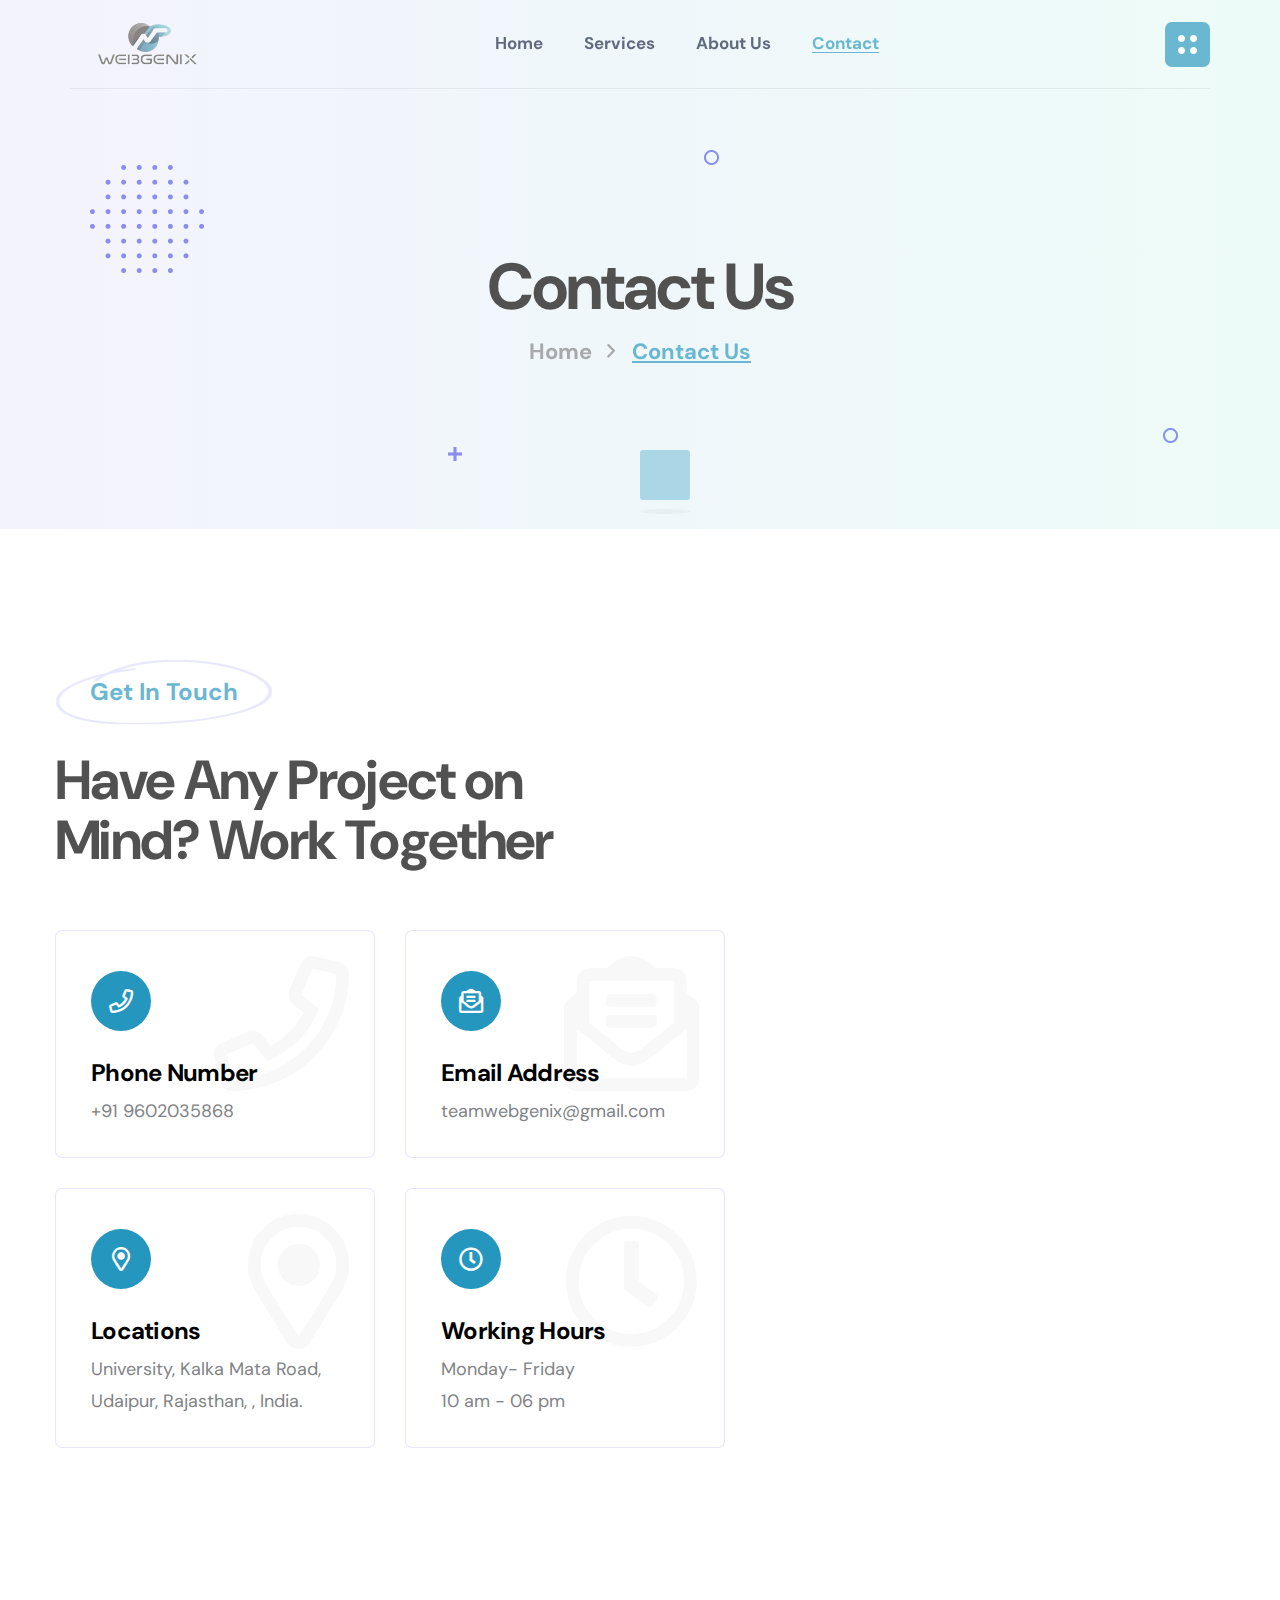
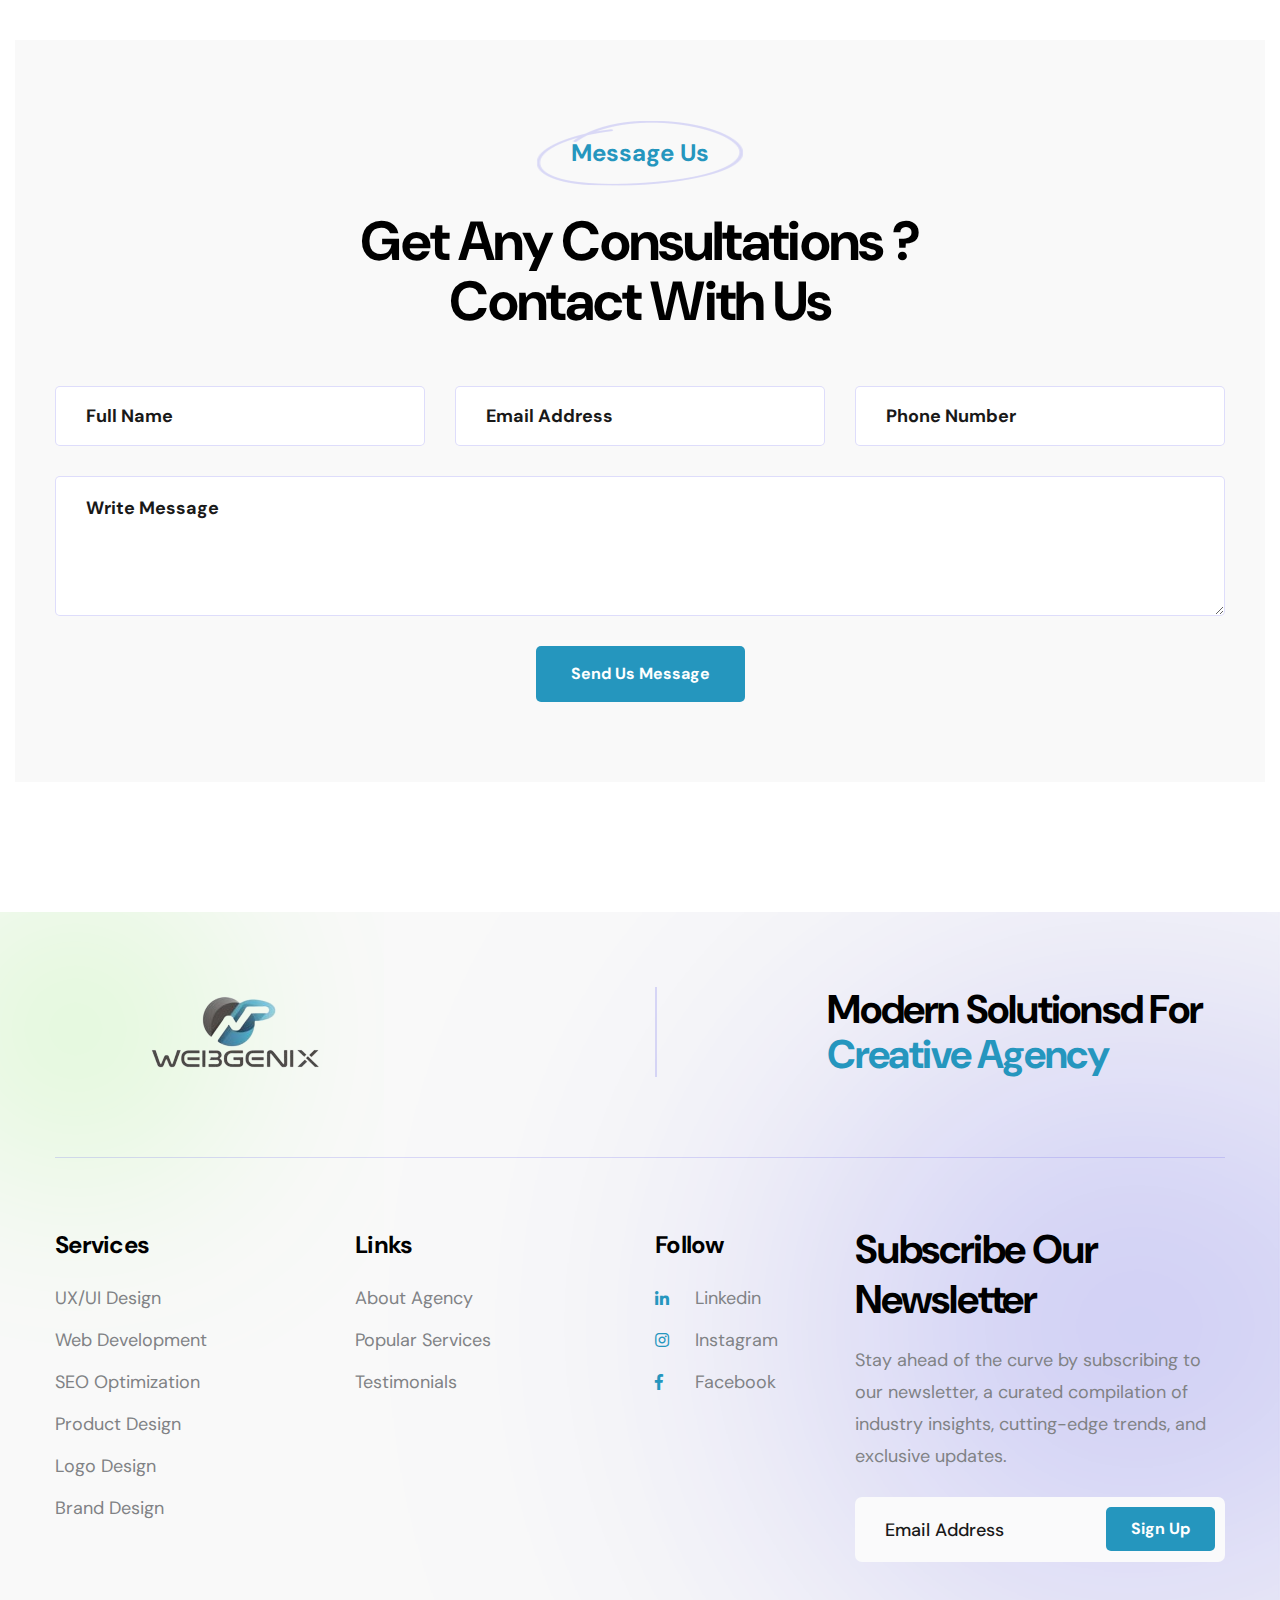
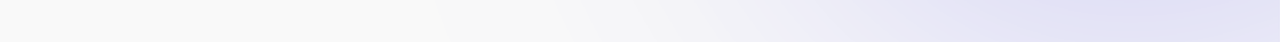
<file: contact.html>
<!DOCTYPE html>
<html lang="en">
    <head>
        <!--====== Required meta tags ======-->
        <meta charset="utf-8">
        <meta http-equiv="x-ua-compatible" content="ie=edge">
        <meta name="description" content="">
        <meta name="viewport" content="width=device-width, initial-scale=1, shrink-to-fit=no">
        <!--====== Title ======-->
        <title>WebGenix | Contact Us</title>
        <!--====== Favicon Icon ======-->
        <link rel="shortcut icon" href="assets/images/favicon.ico" type="image/png">
        <!--====== Default css ======-->
        <link rel="stylesheet" href="assets/css/default.css">
        <!--====== Style css ======-->
        <link rel="stylesheet" href="assets/css/style.css">
        <!--====== Responsive css ======-->
        <link rel="stylesheet" href="assets/css/responsive.css">
    </head>
    <body>
        <!--====== Start Preloader ======-->
        <div class="preloader">
            <div class="loader">
                <div class="pre-shadow"></div>
                <div class="pre-box"></div>
            </div>
        </div>
        <!--====== End Preloader ======-->
        <!--====== offcanvas-panel ======-->
        <div class="offcanvas-panel">
            <div class="panel-overlay"></div>
            <div class="offcanvas-panel-inner">
                <div class="panel-logo">
                    <a href="index.html"><img src="assets/images/logo/Heading-removebg-preview.png" alt="Qempo"></a>
                </div>
                <div class="about-us">
                    <h5 class="panel-widget-title">About Us</h5>
                    <p>
                        Trusted IT experts delivering innovative solutions, stellar service, and lasting partnerships
                    </p>
                </div>
                <div class="contact-us">
                    <h5 class="panel-widget-title">Contact Us</h5>
                    <ul>
                        <li>
                            <i class="fal fa-map-marker-alt"></i>
                            University, Kalka Mata Road, Udaipur, Rajasthan, , India.
                        </li>
                        <li>
                            <i class="fal fa-envelope-open"></i>
                            <a href="mailto:teamwebgenix@gmail.com">teamwebgenix@gmail.com</a>
                            
                        </li>
                        <li>
                            <i class="far fa-phone"></i>
                            <a href="tel:+91 9602035868"> +91 9602035868</a>
                        </li>
                    </ul>
                </div>
                <a href="#" class="panel-close"><i class="fal fa-times"></i></a>
            </div>
        </div><!--====== offcanvas-panel ======-->
        <!--====== Start Header Section ======-->
        <header class="theme-header transparent-header">
            <!-- header Navigation -->
            <div class="header-navigation navigation-style-v1">
                <div class="nav-overlay"></div>
                <div class="container-fluid">
                    <div class="primary-menu">
                        <div class="site-branding">
                            <a href="index.html" class="brand-logo"><img src="assets/images/logo/Heading-removebg-preview.png" alt="Site Logo"></a>
                        </div>
                        <div class="nav-menu">
                            <!-- Navbar Close -->
                            <div class="navbar-close"><i class="far fa-times"></i></div>
                            <!-- Nav Search -->
                            <div class="nav-search">
                                <form>
                                    <div class="form_group">
                                        <input type="email" class="form_control" placeholder="Search Here" name="email" required>
                                        <button class="search-btn"><i class="fas fa-search"></i></button>
                                    </div>
                                </form>
                            </div>
                            <!-- Main Menu -->
                            <nav class="main-menu">
                                <ul>
                                    <li class="menu-item"><a href="index.html" class=" nav-link">Home</a></li>
                                    <li><a href="service-details.html">Services</a></li>
                                    <li><a href="about.html">About Us</a></li>

                                    <li class="menu-item"><a href="contact.html" class="active nav-link">Contact</a></li>
                                </ul>
                            </nav>
                        </div>
                        <div class="header-right-nav">
                            <ul>
                                <li class="bar-item"><a href="#"><img src="assets/images/dot.png" alt="dot"></a></li>
                                <li class="navbar-toggle-btn">
                                    <div class="navbar-toggler">
                                        <span></span>
                                        <span></span>
                                        <span></span>
                                    </div>
                                </li>
                            </ul>
                        </div>
                    </div>
                </div>
            </div>
        </header><!--====== End Header Section ======-->
        <!--====== Start Page-banner section ======-->
        <section class="page-banner bg_cover position-relative z-1">
            <div class="shape shape-one scene"><span data-depth="1"><img src="assets/images/shape/shape-1.png" alt=""></span></div>
            <div class="shape shape-two scene"><span data-depth="2"><img src="assets/images/shape/shape-2.png" alt=""></span></div>
            <div class="shape shape-three scene"><span data-depth="3"><img src="assets/images/shape/shape-3.png" alt=""></span></div>
            <div class="shape shape-four scene"><span data-depth="4"><img src="assets/images/shape/shape-2.png" alt=""></span></div>
            <div class="container">
                <div class="row justify-content-center">
                    <div class="col-lg-7">
                        <div class="page-title text-center">
                            <h1>Contact Us</h1>
                            <ul class="breadcrumbs-link">
                                <li><a href="index.html">Home</a></li>
                                <li class="active">Contact Us</li>
                            </ul>
                        </div>
                    </div>
                </div>
            </div>
        </section>
        <!--====== End Page-banner section ======-->
        <section class="contact-info-v1 pt-130">
            <div class="container">
                <div class="row">
                    <div class="col-lg-6">
                        <div class="section-title mb-60">
                            <span class="sub-title st-one">Get In Touch</span>
                            <h2>Have Any Project on 
                                Mind? Work Together</h2>
                        </div>
                    </div>
                </div>
                <div class="row">
                    <div class="col-lg-7">
                        <div class="row">
                            <div class="col-lg-6 col-md-6 col-sm-12">
                                <div class="information-item info-item-three mb-30 wow fadeInUp" data-wow-delay=".25s">
                                    <div class="icon">
                                        <i class="far fa-phone"></i>
                                    </div>
                                    <div class="info">
                                        <h4>Phone Number</h4>
                                        <p><a href="tel:+012(345)67899">+91 9602035868 </a></p>
                                    </div>
                                </div>
                            </div>
                          
                            <div class="col-lg-6 col-md-6 col-sm-12">
                                <div class="information-item info-item-two mb-30 wow fadeInUp" data-wow-delay=".20s">
                                    <div class="icon">
                                        <i class="far fa-envelope-open-text"></i>
                                    </div>
                                    <div class="info">
                                        <h4>Email Address</h4>
                                        <p><a href="mailto:teamwebgenix@gmail.com">teamwebgenix@gmail.com</a></p>
                                      
                                    </div>
                                </div>
                            </div>
                            <div class="col-lg-6 col-md-6 col-sm-12">
                                <div class="information-item info-item-one mb-30 wow fadeInUp" data-wow-delay=".15s">
                                    <div class="icon">
                                        <i class="far fa-map-marker-alt"></i>
                                    </div>
                                    <div class="info">
                                        <h4>Locations</h4>
                                        <p> University, Kalka Mata Road, Udaipur, Rajasthan, , India.</p>
                                    </div>
                                </div>
                            </div>
                        
                            <div class="col-lg-6 col-md-6 col-sm-12">
                                <div class="information-item info-item-four mb-30 wow fadeInUp" data-wow-delay=".30s">
                                    <div class="icon">
                                        <i class="far fa-clock"></i>
                                    </div>
                                    <div class="info">
                                        <h4>Working Hours</h4>
                                        <p><span>Monday-  Friday</span><span>10 am - 06 pm</span></p>
                                    </div>
                                </div>
                            </div>
                        </div>
                    </div>
                    <div class="col-lg-5">
                        <div class="map-box mb-30">
                            <iframe src="https://www.google.com/maps/embed?pb=!1m14!1m12!1m3!1d58037.83613837386!2d73.73600600000003!3d24.611110100000005!2m3!1f0!2f0!3f0!3m2!1i1024!2i768!4f13.1!5e0!3m2!1sen!2sin!4v1714982395551!5m2!1sen!2sin" width="600" height="450" style="border:0;" allowfullscreen="" loading="lazy" referrerpolicy="no-referrer-when-downgrade"></iframe>
                        </div>
                    </div>
                </div>
            </div>
        </section>
        <!--====== Start Contact section ======-->
        <section class="contact-area contact-area-v3 pt-130 pb-130">
            <div class="container-1350">
                <div class="contact-wrapper light-gray-bg pt-80 pb-80 wow fadeInUp">
                    <div class="container">
                        <div class="row justify-content-center">
                            <div class="col-lg-7">
                                <div class="section-title text-center mb-55">
                                    <span class="sub-title st-one">Message Us</span>
                                    <h2>Get Any Consultations ?
                                        Contact With Us</h2>
                                </div>
                            </div>
                        </div>
                        <div class="row">
                            <div class="col-lg-12">
                                <div class="contact-form">
                                    <form>
                                        <div class="row">
                                            <div class="col-lg-4">
                                                <div class="form_group">
                                                    <input type="text" class="form_control" placeholder="Full Name" name="name" required>
                                                </div>
                                            </div>
                                            <div class="col-lg-4">
                                                <div class="form_group">
                                                    <input type="email" class="form_control" placeholder="Email Address " name="email" required>
                                                </div>
                                            </div>
                                            <div class="col-lg-4">
                                                <div class="form_group">
                                                    <input type="text" class="form_control" placeholder="Phone Number" name="phone" required>
                                                </div>
                                            </div>
                                            <div class="col-lg-12">
                                                <div class="form_group">
                                                    <textarea class="form_control" placeholder="Write Message" name="message"></textarea>
                                                </div>
                                            </div>
                                            <div class="col-lg-12">
                                                <div class="form_group text-center">
                                                    <button class="main-btn">  Send Us Message</button>
                                                </div>
                                            </div>
                                        </div>
                                    </form>
                                </div>
                            </div>
                        </div>
                    </div>
                </div>
            </div>
        </section><!--====== End Contact section ======-->
        <!--====== Start Footer ======-->
        <footer class="footer-area page-footer light-gray-bg">
            <div class="container">
                <div class="footer-top pt-75 pb-40">
                    <div class="row align-items-center">
                        <div class="col-md-6">
                            <div class="footer-logo mb-40 wow fadeInLeft">
                                <img src="assets/images/logo/Untitled_design-removebg-preview.png" alt="Brand Logo">
                            </div>
                        </div>
                        <div class="col-md-6">
                            <div class="text-wrapper mb-40 wow fadeInRight">
                                <h3>Modern Solutionsd For 
                                    <span class="blue-dark">Creative Agency</span></h3>
                            </div>
                        </div>
                    </div>
                </div>
                <div class="footer-widget pt-70 pb-40">
                    <div class="row">
                        <div class="col-lg-3 col-md-6 col-sm-12">
                            <div class="widget footer-nav-widget mb-40 wow fadeInUp" data-wow-delay=".15s">
                                <h4 class="widget-title">Services</h4>
                                <ul class="widget-nav">
                                    <li>UX/UI Design</li>
                                    <li>Web Development</li>
                                    <li>SEO Optimization</li>
                                    <li>Product Design</li>
                                    <li>Logo Design</li>
                                    <li>Brand Design</li>
                                </ul>
                            </div>
                        </div>
                        <div class="col-lg-3 col-md-6 col-sm-12">
                            <div class="widget footer-nav-widget mb-40 wow fadeInUp" data-wow-delay=".20s">
                                <h4 class="widget-title">Links</h4>
                                <ul class="widget-nav">
                                    <li><a href="#">About Agency</a></li>
                                    
                                    <li><a href="#">Popular Services</a></li>
                                    <li><a href="#">Testimonials</a></li>
                                    
                                </ul>
                            </div>
                        </div>
                        <div class="col-lg-2 col-md-6 col-sm-12">
                            <div
                              class="widget social-widget mb-40 wow fadeInUp"
                              data-wow-delay=".25s"
                            >
                              <h4 class="widget-title">Follow</h4>
                              <ul class="social-nav">
                                <li>
                                  <a href="https://www.linkedin.com/in/webgenix/"
                                    ><i class="fab fa-linkedin-in"></i>Linkedin</a
                                  >
                                </li>
                                <li>
                                  <a href="https://www.instagram.com/_webgenix/"><i class="fab fa-instagram"></i>Instagram</a>
                                </li>
                              
                                <li>
                                  <a href="#"><i class="fab fa-facebook-f"></i>Facebook</a>
                                </li>
                              </ul>
                            </div>
                          </div>
                        <div class="col-lg-4 col-md-6 col-sm-12">
                            <div class="widget newsletter-widget mb-40 wow fadeInUp" data-wow-delay=".30s">
                                <div class="newsletter-content">
                                    <h3>Subscribe Our 
                                        Newsletter</h3>
                                    <p>Stay ahead of the curve by subscribing to our newsletter, a curated compilation of industry insights, cutting-edge trends, and exclusive updates.</p>
                                    <form>
                                        <div class="form_group">
                                            <input type="email" class="form_control" placeholder="Email Address" name="email" required>
                                            <button class="main-btn">Sign Up</button>
                                        </div>
                                    </form>
                                </div>
                            </div>
                        </div>
                    </div>
                </div>
               
            </div>
        </footer><!--====== End Footer ======-->
        
        <!--====== back-to-top ======-->
        <a href="#" class="back-to-top" ><i class="far fa-angle-up"></i></a>
        <!--====== Jquery js ======-->
        <script src="assets/vendor/jquery-3.6.0.min.js"></script>
        <!--====== Bootstrap js ======-->
        <script src="assets/vendor/popper/popper.min.js"></script>
        <!--====== Bootstrap js ======-->
        <script src="assets/vendor/bootstrap/js/bootstrap.min.js"></script>
        <!--====== Slick js ======-->
        <script src="assets/vendor/slick/slick.min.js"></script>
        <!--====== Magnific js ======-->
        <script src="assets/vendor/magnific-popup/dist/jquery.magnific-popup.min.js"></script>
        <!--====== Isotope js ======-->
        <script src="assets/vendor/isotope.min.js"></script>
        <!--====== Imagesloaded js ======-->
        <script src="assets/vendor/imagesloaded.min.js"></script>
        <!--====== Counterup js ======-->
        <script src="assets/vendor/jquery.counterup.min.js"></script>
        <!--====== Waypoints js ======-->
        <script src="assets/vendor/jquery.waypoints.js"></script>
        <!--====== Nice-select js ======-->
        <script src="assets/vendor/nice-select/js/jquery.nice-select.min.js"></script>
        <!--====== WOW js ======-->
        <script src="assets/vendor/wow.min.js"></script>
        <!--====== Parallax js ======-->
        <script src="assets/vendor/parallax.min.js"></script>
        <!--====== Main js ======-->
        <script src="assets/js/theme.js"></script>
    </body>
</html>
</file>
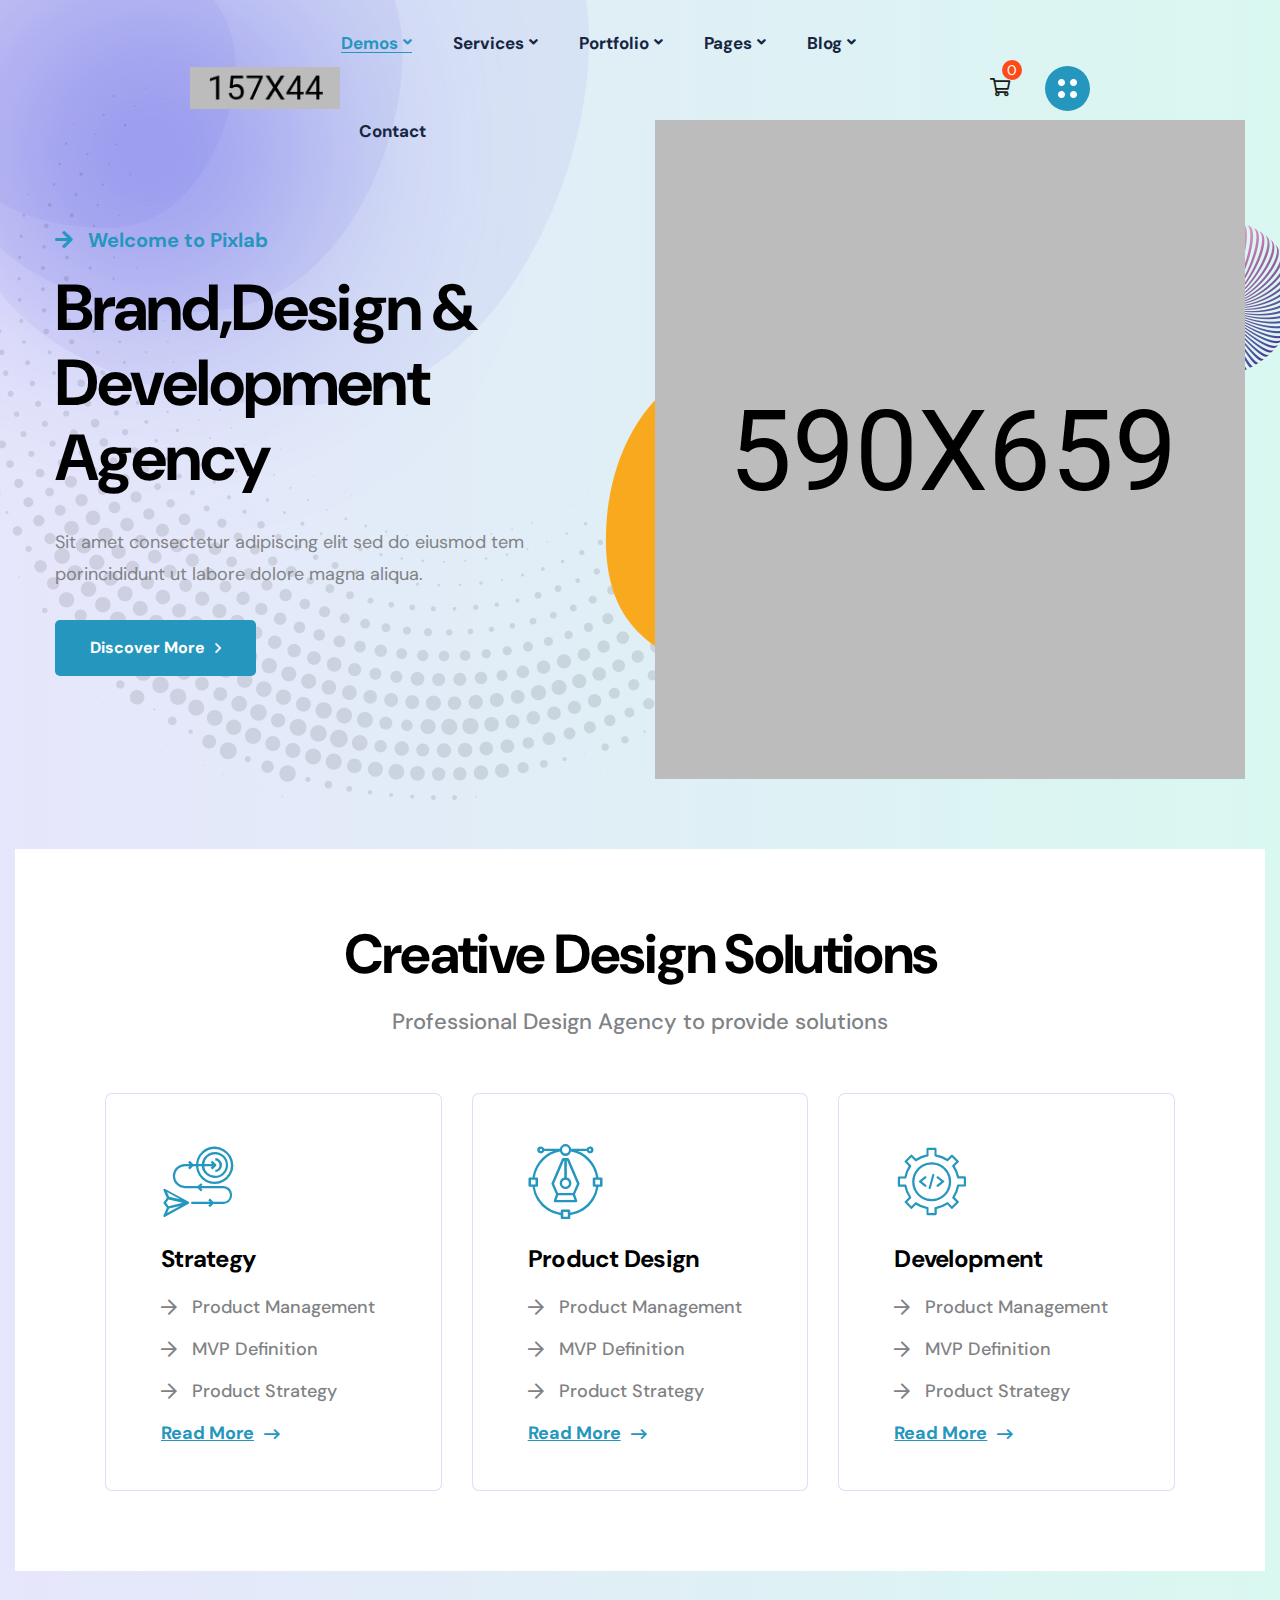
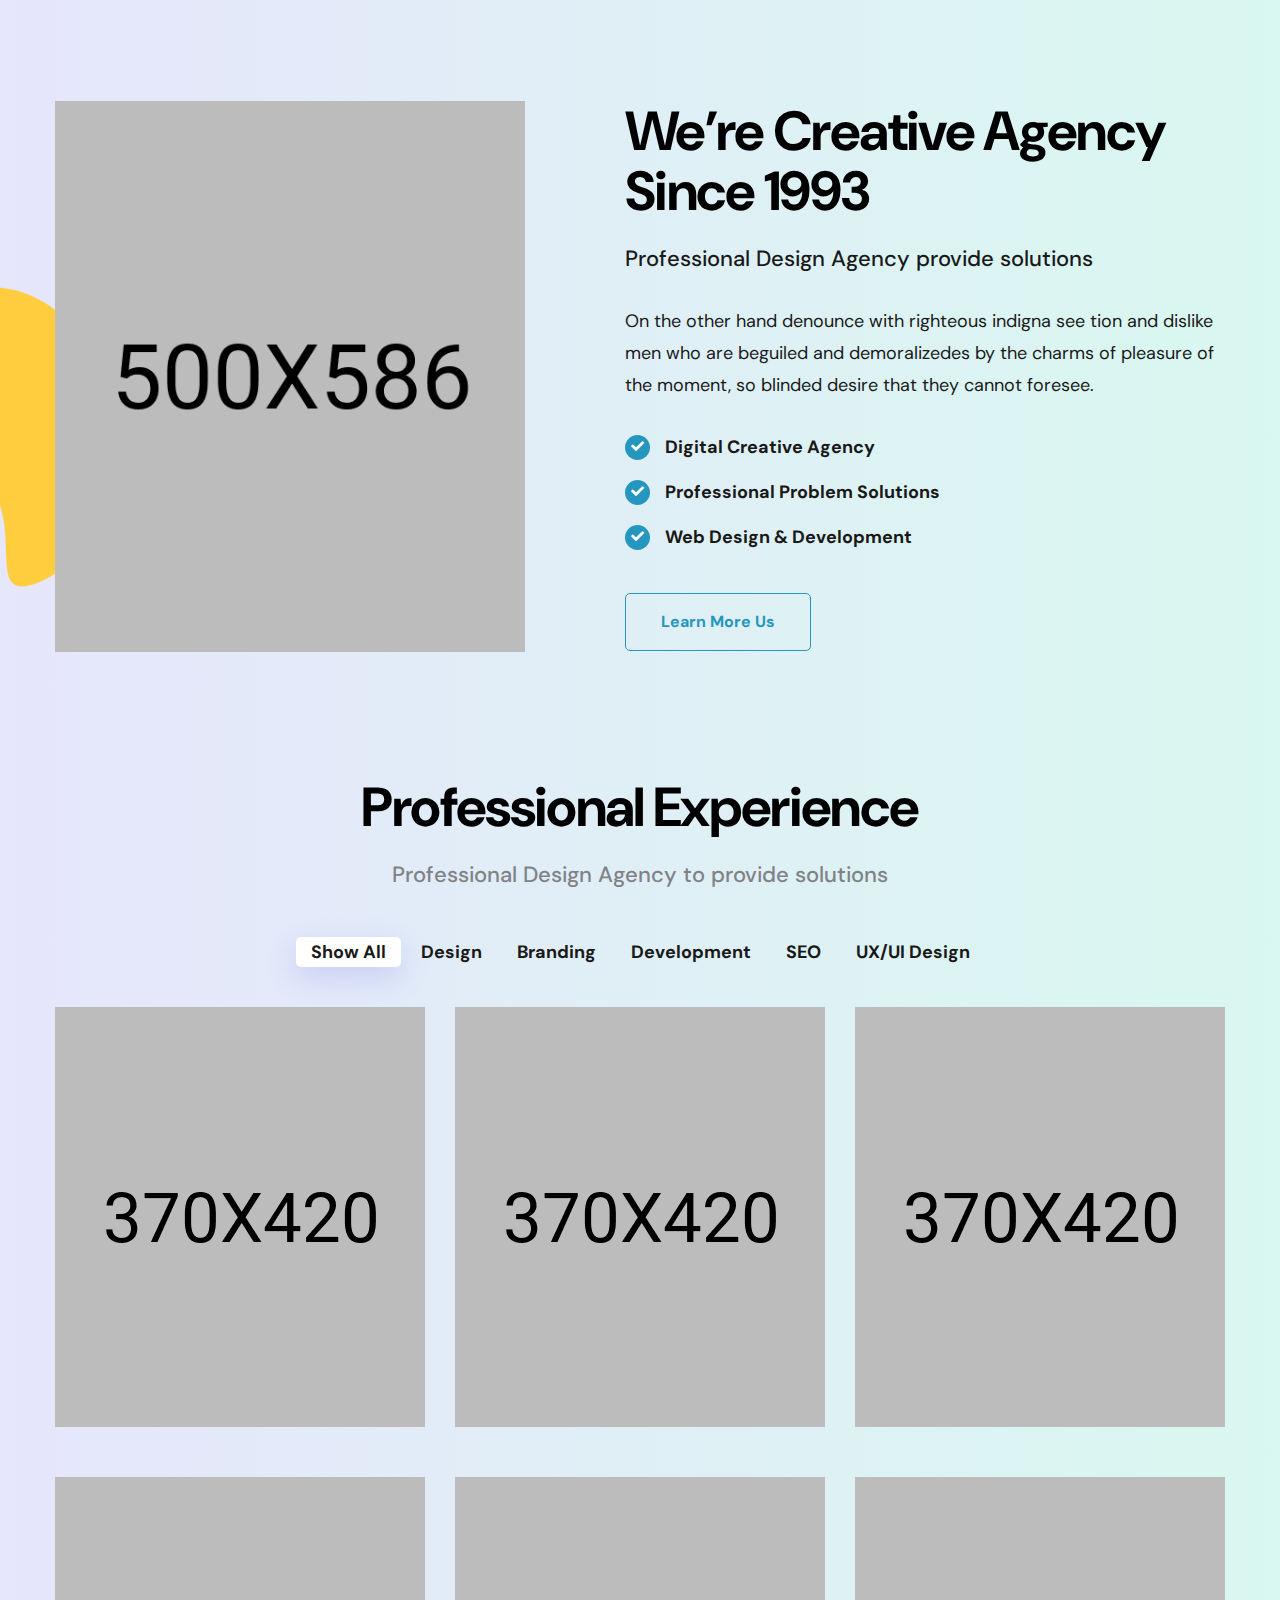
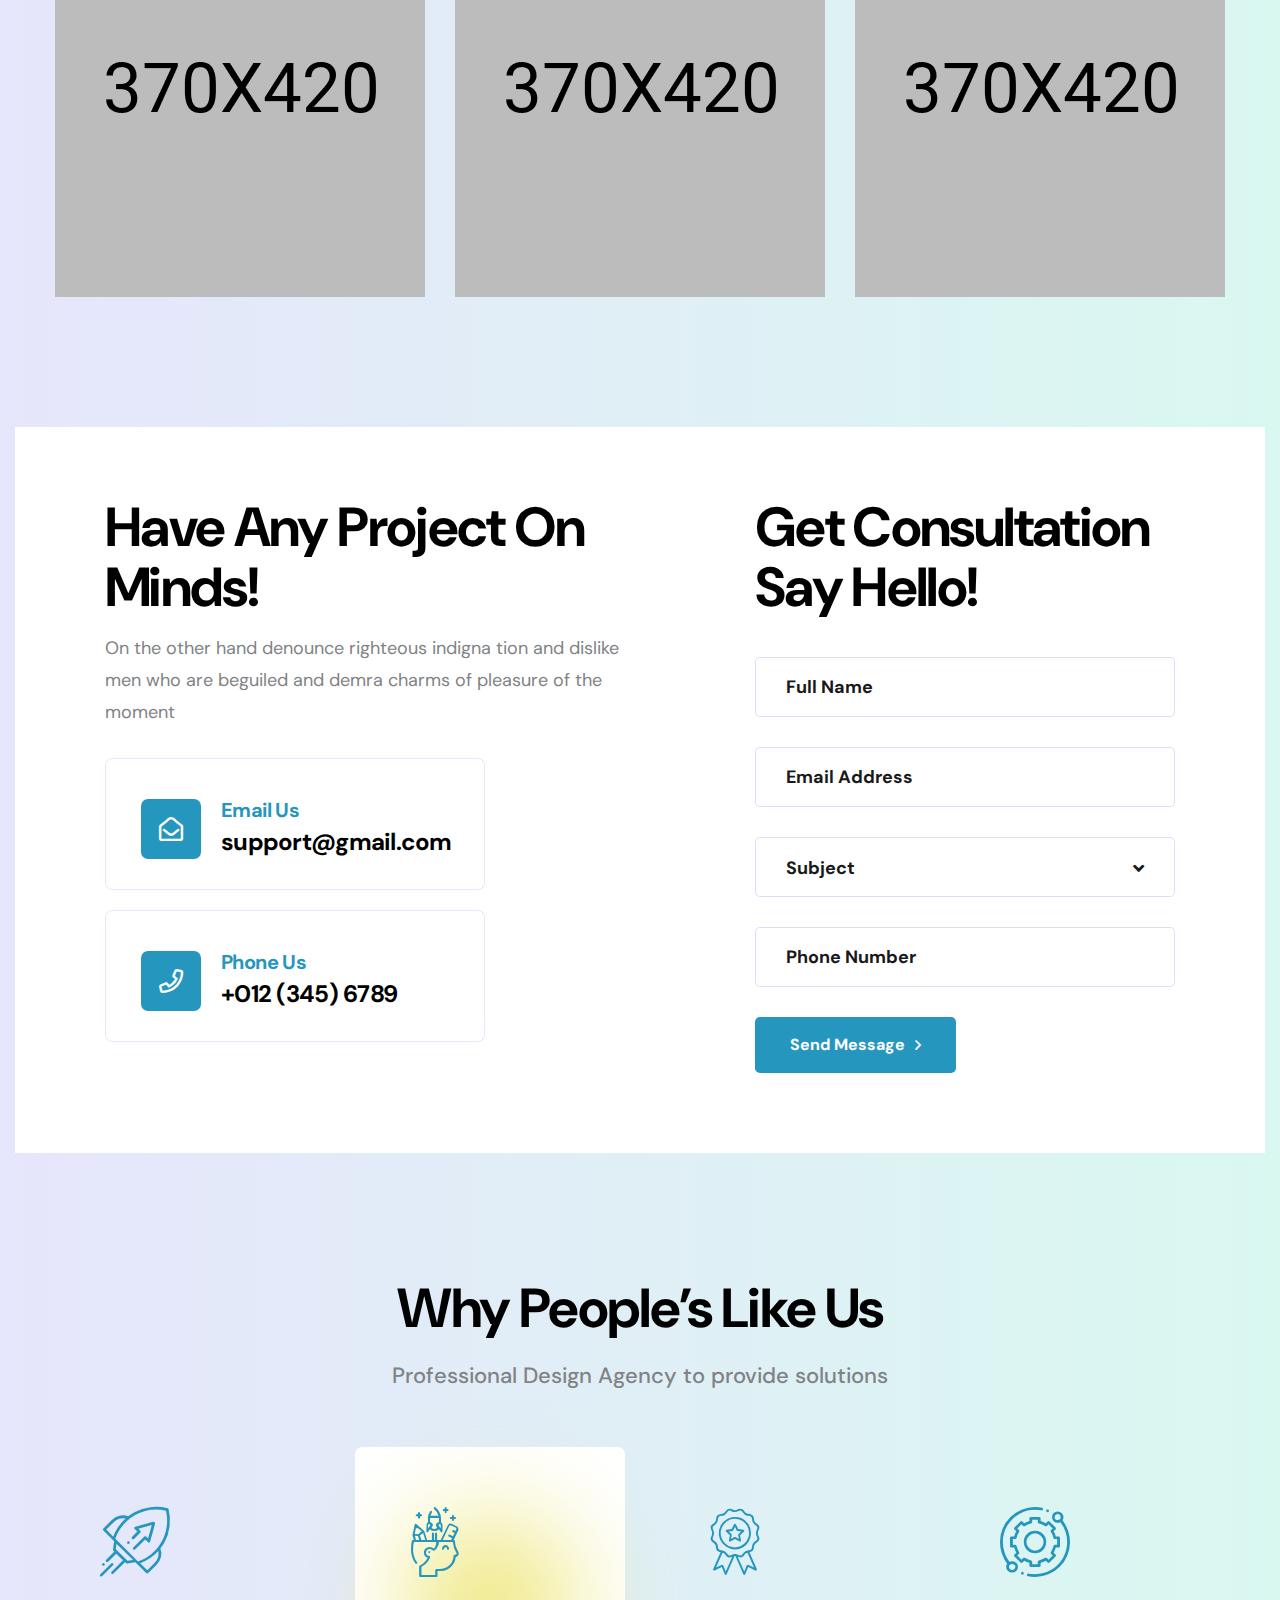
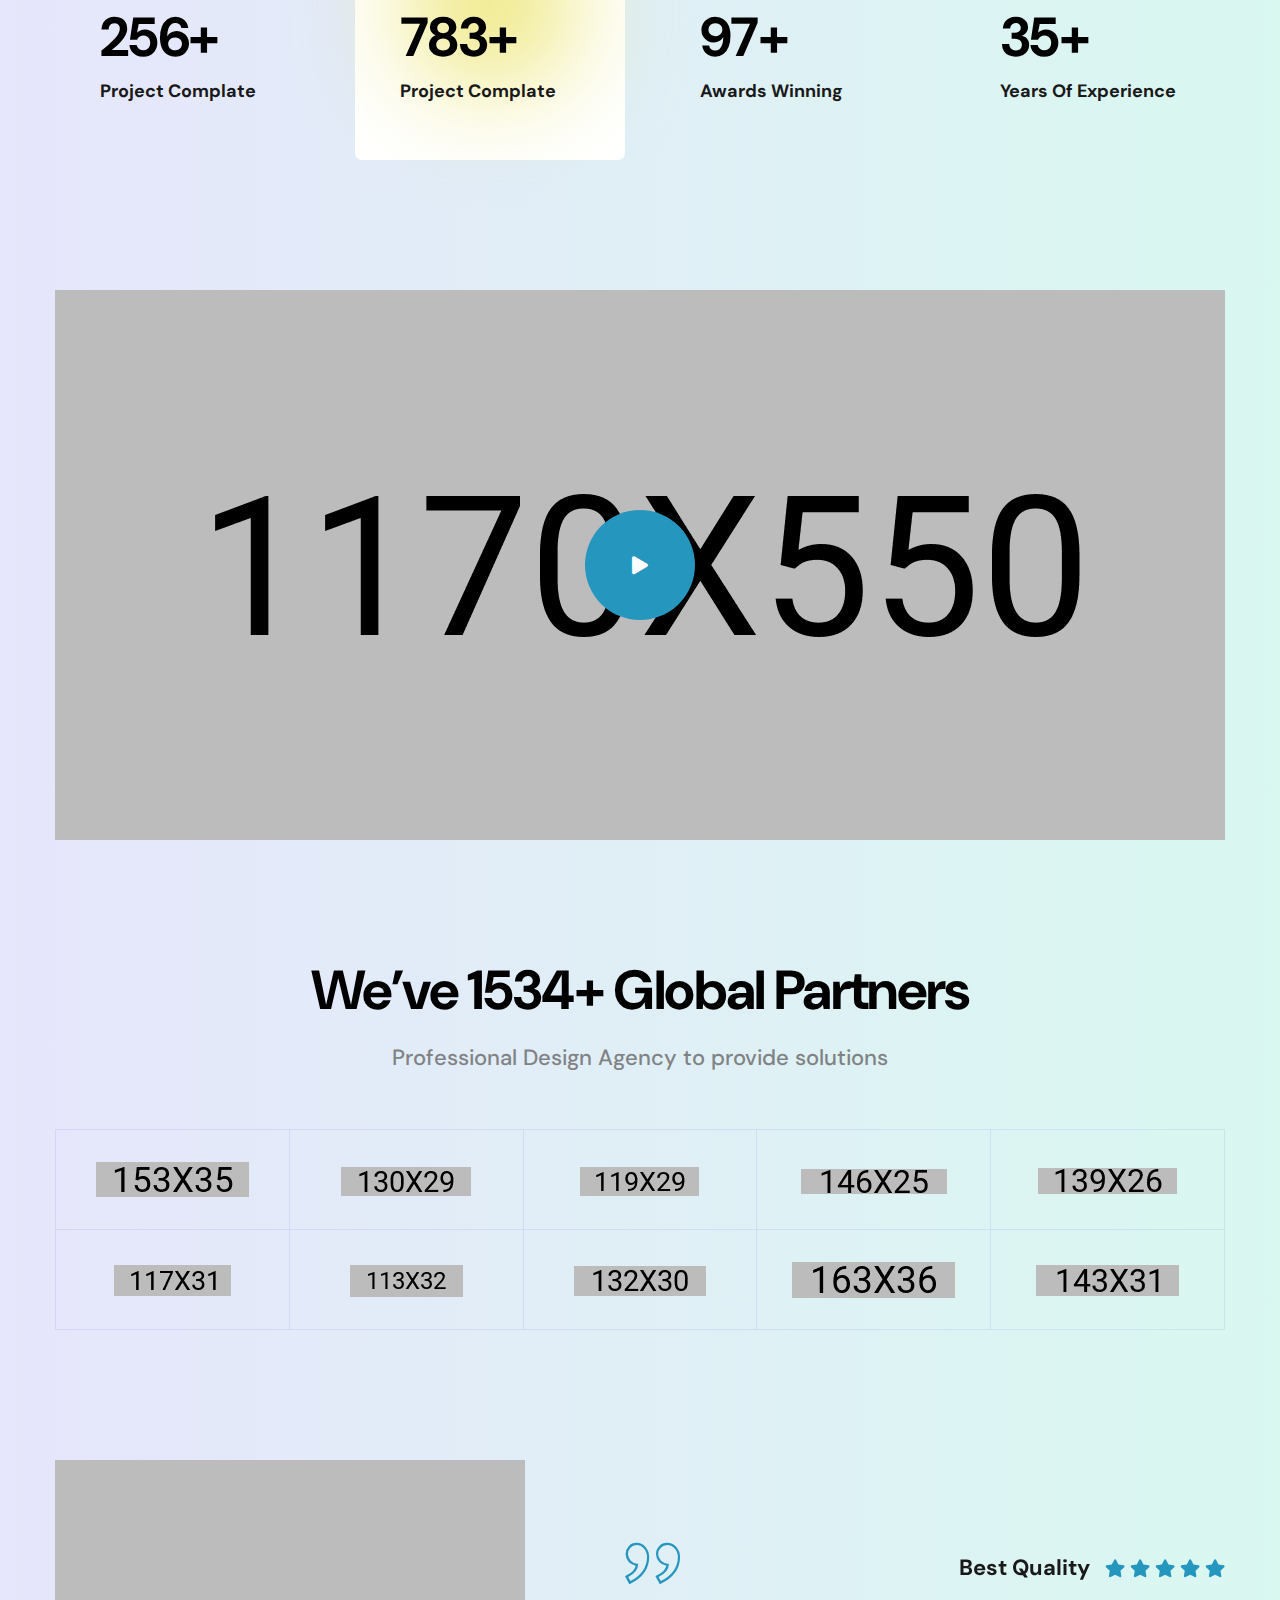
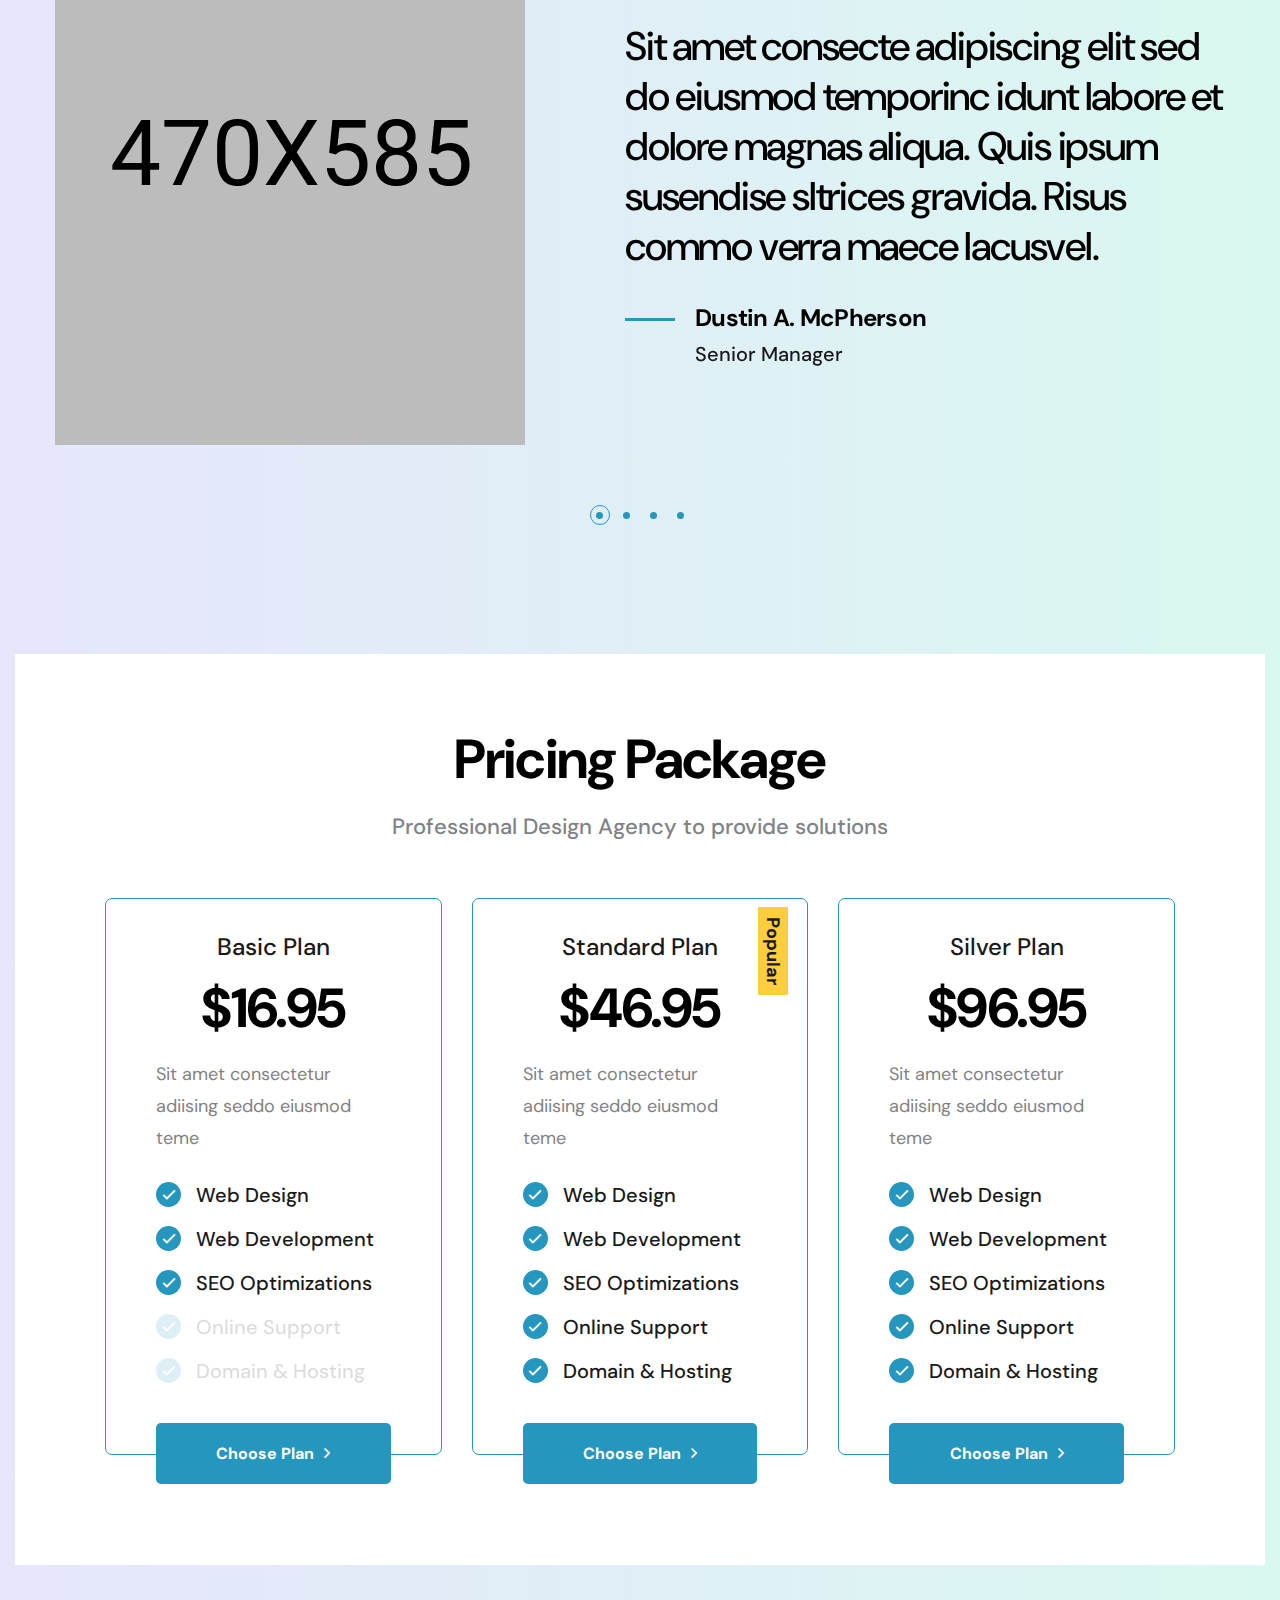
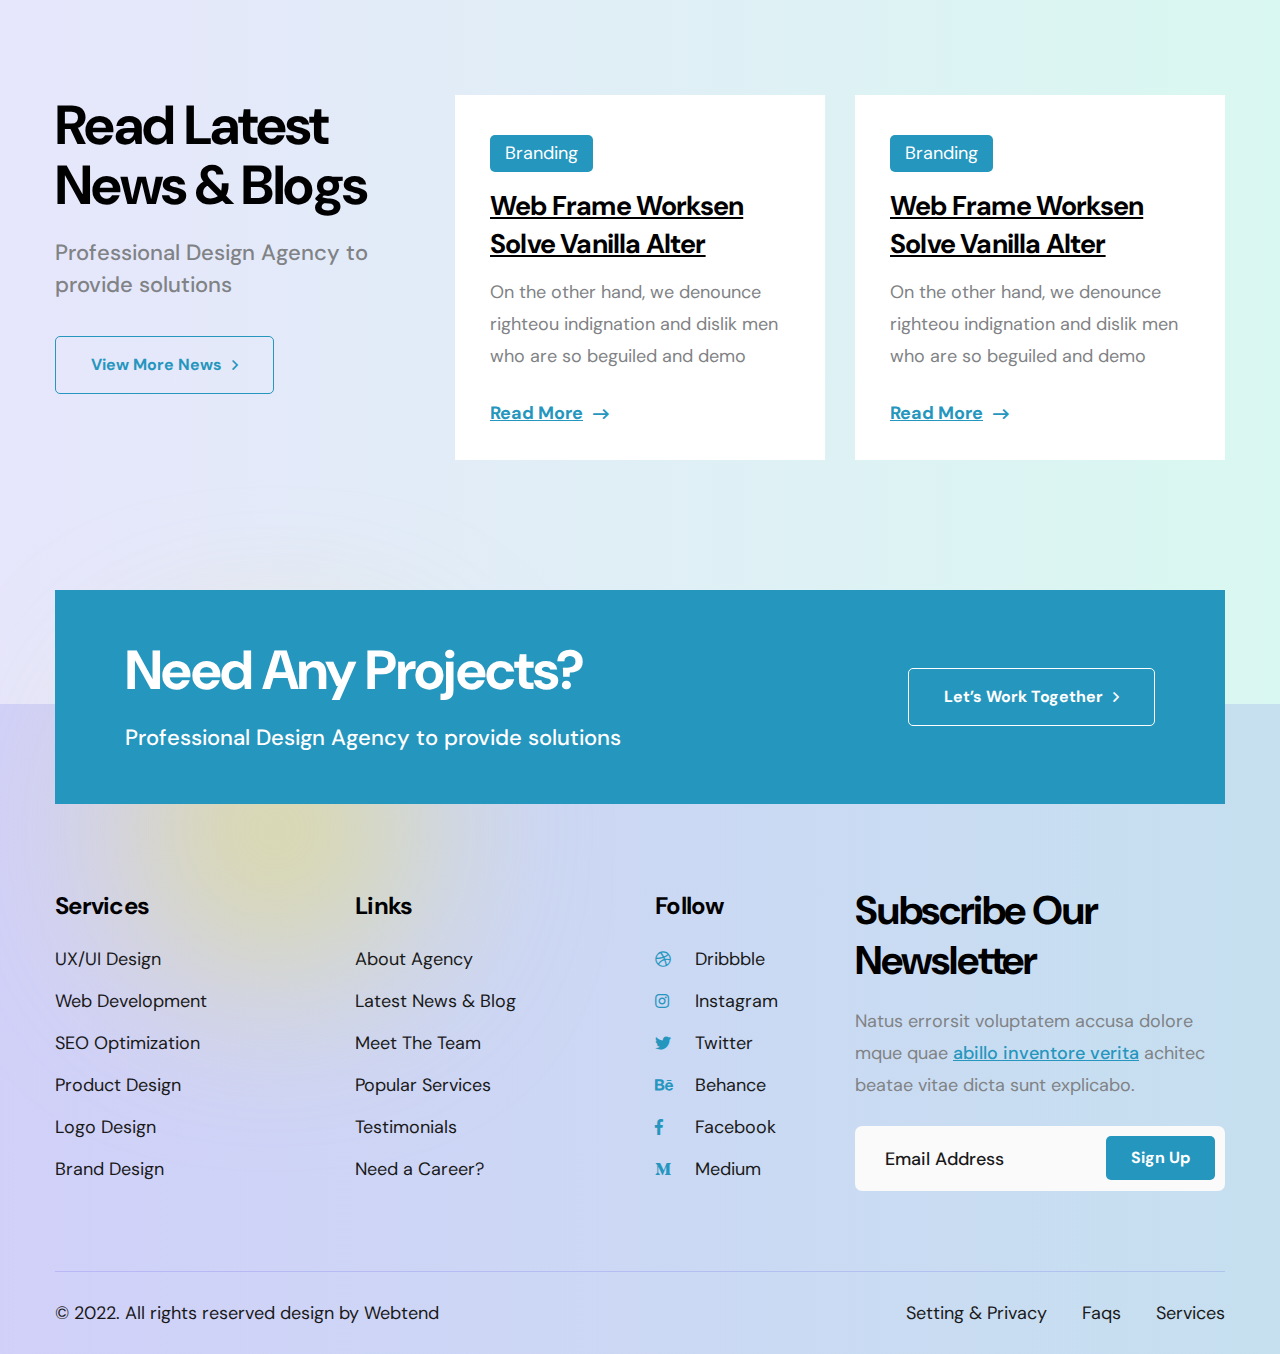
<file: index-2.html>
<!DOCTYPE html>
<html lang="en">
    <head>
        <!--====== Required meta tags ======-->
        <meta charset="utf-8">
        <meta http-equiv="x-ua-compatible" content="ie=edge">
        <meta name="description" content="">
        <meta name="viewport" content="width=device-width, initial-scale=1, shrink-to-fit=no">
        <!--====== Title ======-->
        <title>Pixlab - Creative Agency HTML Template</title>
        <!--====== Favicon Icon ======-->
        <link rel="shortcut icon" href="assets/images/favicon.ico" type="image/png">
        <!--====== Default css ======-->
        <link rel="stylesheet" href="assets/css/default.css">
        <!--====== Style css ======-->
        <link rel="stylesheet" href="assets/css/style.css">
        <!--====== Responsive css ======-->
        <link rel="stylesheet" href="assets/css/responsive.css">
    </head>
    <body>
        <div class="gradient-body">
            <!--====== Start Preloader ======-->
            <div class="preloader">
                <div class="loader">
                    <div class="pre-shadow"></div>
                    <div class="pre-box"></div>
                </div>
            </div>
            <!--====== End Preloader ======-->
            <!--====== offcanvas-panel ======-->
            <div class="offcanvas-panel">
                <div class="panel-overlay"></div>
                <div class="offcanvas-panel-inner">
                    <div class="panel-logo">
                        <a href="index.html"><img src="assets/images/logo/logo-1.png" alt="Qempo"></a>
                    </div>
                    <div class="about-us">
                        <h5 class="panel-widget-title">About Us</h5>
                        <p>
                            Lorem, ipsum dolor sit amet consectetur adipisicing elit. Tempore ipsam alias quae cupiditate quas, neque eum magni impedit asperiores.
                        </p>
                    </div>
                    <div class="contact-us">
                        <h5 class="panel-widget-title">Contact Us</h5>
                        <ul>
                            <li>
                                <i class="fal fa-map-marker-alt"></i>
                                121 King St, Melbourne VIC 3000, Australia.
                            </li>
                            <li>
                                <i class="fal fa-envelope-open"></i>
                                <a href="mailto:hello@barky.com"> hello@barky.com</a>
                                <a href="mailto:info@barky.com">info@barky.com</a>
                            </li>
                            <li>
                                <i class="fal fa-phone"></i>
                                <a href="tel:(312)-895-9800">(312) 895-9800</a>
                                <a href="tel:(312)-895-9888">(312) 895-9888</a>
                            </li>
                        </ul>
                    </div>
                    <a href="#" class="panel-close"><i class="fal fa-times"></i></a>
                </div>
            </div><!--====== offcanvas-panel ======-->
            <!--====== Start Header Section ======-->
            <header class="theme-header transparent-header">
                <!-- header Navigation -->
                <div class="header-navigation navigation-style-v2">
                    <div class="nav-overlay"></div>
                    <div class="container-fluid">
                        <div class="primary-menu">
                            <div class="site-branding">
                                <a href="index.html" class="brand-logo"><img src="assets/images/logo/logo-1.png" alt="Site Logo"></a>
                            </div>
                            <div class="nav-menu nav-ml-auto">
                                <!-- Navbar Close -->
                                <div class="navbar-close"><i class="far fa-times"></i></div>
                                <!-- Nav Search -->
                                <div class="nav-search">
                                    <form>
                                        <div class="form_group">
                                            <input type="email" class="form_control" placeholder="Search Here" name="email" required>
                                            <button class="search-btn"><i class="fas fa-search"></i></button>
                                        </div>
                                    </form>
                                </div>
                                <!-- Main Menu -->
                                <nav class="main-menu">
                                    <ul>
                                        <li class="menu-item has-children"><a href="#" class="active nav-link">Demos</a>
                                            <ul class="sub-menu">
                                                <li class="has-children"><a href="#">Multipage</a>
                                                    <ul class="sub-menu">
                                                        <li><a href="index.html">Creative Agency</a></li>
                                                        <li><a href="index-2.html">Digital Agency</a></li>
                                                        <li><a href="index-3.html">Design Studio</a></li>
                                                    </ul>
                                                </li>
                                                <li class="has-children"><a href="#">Onepage</a>
                                                    <ul class="sub-menu">
                                                        <li><a href="onepage-index-1.html">Creative Agency</a></li>
                                                        <li><a href="onepage-index-2.html">Digital Agency</a></li>
                                                        <li><a href="onepage-index-3.html">Design Studio</a></li>
                                                    </ul>
                                                </li>
                                            </ul>
                                        </li>
                                        <li class="menu-item has-children"><a href="#" class="nav-link">Services</a>
                                            <ul class="sub-menu">
                                                <li><a href="services.html">Our Service</a></li>
                                                <li><a href="service-details.html">Service Details</a></li>
                                            </ul>
                                        </li>
                                        <li class="menu-item has-children"><a href="#" class="nav-link">Portfolio</a>
                                            <ul class="sub-menu">
                                                <li><a href="projects.html">Our Portfolio</a></li>
                                                <li><a href="project-details.html">Portfolio Details</a></li>
                                            </ul>
                                        </li>
                                        <li class="menu-item has-children"><a href="#" class="nav-link">Pages</a>
                                            <ul class="sub-menu">
                                                <li><a href="about.html">About Us</a></li>
                                                <li><a href="team.html">Our Team</a></li>
                                                <li><a href="team-details.html">Team Details</a></li>
                                            </ul>
                                        </li>
                                        <li class="menu-item has-children"><a href="#" class="nav-link">Blog</a>
                                            <ul class="sub-menu">
                                                <li><a href="blogs.html">Our Blog</a></li>
                                                <li><a href="blog-details.html">Blog Details</a></li>
                                            </ul>
                                        </li>
                                        <li class="menu-item"><a href="contact.html" class="nav-link">Contact</a></li>
                                    </ul>
                                </nav>
                            </div>
                            <div class="header-right-nav">
                                <ul>
                                    <li class="cart-item"><a href="#"><span class="number">0</span><i class="far fa-shopping-cart"></i></a></li>
                                    <li class="bar-item"><a href="#"><img src="assets/images/dot.png" alt="dot"></a></li>
                                    <li class="navbar-toggle-btn">
                                        <div class="navbar-toggler">
                                            <span></span>
                                            <span></span>
                                            <span></span>
                                        </div>
                                    </li>
                                </ul>
                            </div>
                        </div>
                    </div>
                </div>
            </header><!--====== End Header Section ======-->
            <!--====== Start Banner Section ======-->
            <section class="hero-banner-v2 position-relative z-1">
                <div class="shape shape-one"><span><img src="assets/images/hero/hero-two-shape-1.png" alt=""></span></div>
                <div class="shape shape-two"><span><img src="assets/images/hero/hero-two-shape-2.png" alt=""></span></div>
                <div class="shape shape-three"><span><img src="assets/images/hero/hero-two-shape-3.png" alt=""></span></div>
                <div class="shape shape-four"><span><img src="assets/images/hero/dot-pattern.png" alt=""></span></div>
                <div class="container">
                    <div class="row align-items-center">
                        <div class="col-lg-6">
                            <div class="hero-content">
                                <span class="sub-title wow fadeInUp"><i class="fas fa-arrow-right"></i>Welcome to Pixlab</span>
                                <h1 class="wow fadeInUp" data-wow-delay=".5s">Brand,Design 
                                    & Development
                                    Agency</h1>
                                <p class="wow fadeInDown" data-wow-delay="1s">Sit amet consectetur adipiscing elit sed do eiusmod tem
                                    porincididunt ut labore dolore magna aliqua.</p>
                                <a href="about.html" class="main-btn arrow-btn wow fadeInUp" data-wow-delay=".7s">Discover More</a>
                            </div>
                        </div>
                        <div class="col-lg-6">
                            <div class="hero-img wow fadeInRight" data-wow-delay=".9s">
                                <img src="assets/images/hero/hero-three-img-1-1.png" alt="">
                                <div class="hero-shape hero-shape-one animate-float-x"><span><img src="assets/images/hero/shape-1.png" alt=""></span></div>
                                <div class="hero-shape hero-shape-two animate-float-y"><span><img src="assets/images/hero/shape-2.png" alt=""></span></div>
                            </div>
                        </div>
                    </div>
                </div>
            </section><!--====== End Banner Section ======-->
            <!--====== Start Service Section ======-->
            <section class="service-area service-area-v1">
                <div class="container-1350">
                    <div class="service-wrapper pt-75 pb-40">
                        <div class="row justify-content-center">
                            <div class="col-lg-8">
                                <div class="section-title text-center mb-55 wow fadeInUp">
                                    <h2>Creative Design Solutions</h2>
                                    <p>Professional Design Agency to provide solutions</p>
                                </div>
                            </div>
                        </div>
                        <div class="row justify-content-center">
                            <div class="col-lg-4 col-md-6 col-sm-12">
                                <div class="service-item service-style-two mb-40 wow fadeInUp" data-wow-delay=".15s">
                                    <div class="icon">
                                        <i class="flaticon-strategy"></i>
                                    </div>
                                    <div class="text">
                                        <h3 class="title"><a href="service-details.html">Strategy</a></h3>
                                        <ul class="list-style-two">
                                            <li>Product Management</li>
                                            <li>MVP Definition</li>
                                            <li>Product Strategy</li>
                                        </ul>
                                        <a href="service-details.html" class="btn-link">Read More</a>
                                    </div>
                                </div>
                            </div>
                            <div class="col-lg-4 col-md-6 col-sm-12">
                                <div class="service-item service-style-two mb-40 wow fadeInUp" data-wow-delay=".20s">
                                    <div class="icon">
                                        <i class="flaticon-design"></i>
                                    </div>
                                    <div class="text">
                                        <h3 class="title"><a href="service-details.html">Product Design</a></h3>
                                        <ul class="list-style-two">
                                            <li>Product Management</li>
                                            <li>MVP Definition</li>
                                            <li>Product Strategy</li>
                                        </ul>
                                        <a href="service-details.html" class="btn-link">Read More</a>
                                    </div>
                                </div>
                            </div>
                            <div class="col-lg-4 col-md-6 col-sm-12">
                                <div class="service-item service-style-two mb-40 wow fadeInUp" data-wow-delay=".25s">
                                    <div class="icon">
                                        <i class="flaticon-source-code"></i>
                                    </div>
                                    <div class="text">
                                        <h3 class="title"><a href="service-details.html">Development</a></h3>
                                        <ul class="list-style-two">
                                            <li>Product Management</li>
                                            <li>MVP Definition</li>
                                            <li>Product Strategy</li>
                                        </ul>
                                        <a href="service-details.html" class="btn-link">Read More</a>
                                    </div>
                                </div>
                            </div>
                        </div>
                    </div>
                </div>
            </section><!--====== End Service Section ======-->
            <!--====== Start About Section ======-->
            <section class="about-area about-area-v2 pt-130">
                <div class="container">
                    <div class="row">
                        <div class="col-lg-5">
                            <div class="img-holder mb-50 wow fadeInLeft">
                                <div class="shape shape-one animate-float-y"><span><img src="assets/images/shape/shape-5.png" alt=""></span></div>
                                <img src="assets/images/about/about-3.jpg" alt="">
                            </div>
                        </div>
                        <div class="col-lg-7">
                            <div class="text-wrapper mb-50 wow fadeInRight">
                                <div class="section-title mb-25">
                                    <h2>We’re Creative 
                                        Agency Since 1993</h2>
                                    <p class="blue-dark">Professional Design Agency provide solutions</p>
                                </div>
                                <p>On the other hand denounce with righteous indigna see
                                    tion and dislike men who are beguiled and demoralizedes
                                    by the charms of pleasure of the moment, so blinded
                                    desire that they cannot foresee.</p>
                                <ul class="list-style-one mb-40">
                                    <li>Digital Creative Agency</li>
                                    <li>Professional Problem Solutions</li>
                                    <li>Web Design & Development</li>
                                </ul>
                                <a href="about.html" class="main-btn bordered-btn btn-blue">Learn More Us</a>
                            </div>
                        </div>
                    </div>
                </div>
            </section><!--====== End About Section ======-->
            <!--====== Start Portfolio Section ======-->
            <section class="portfolio-area portfolio-area-v2 pt-75">
                <div class="container">
                    <div class="row justify-content-center">
                        <div class="col-lg-8">
                            <div class="section-title text-center mb-45 wow fadeInUp">
                                <h2>Professional Experience</h2>
                                <p>Professional Design Agency to provide solutions</p>
                            </div>
                        </div>
                    </div>
                    <div class="row">
                        <div class="col-lg-12">
                            <div class="portfolio-filter-button text-center mb-30 wow fadeInDown">
                                <ul class="filter-btn mb-30">
                                    <li data-filter="*" class="active">Show All</li>
                                    <li data-filter=".cat-1">Design</li>
                                    <li data-filter=".cat-2">Branding</li>
                                    <li data-filter=".cat-3">Development</li>
                                    <li data-filter=".cat-4">SEO</li>
                                    <li data-filter=".cat-5">UX/UI Design</li>
                                </ul>
                            </div>
                        </div>
                    </div>
                    <div class="row portfolio-grid">
                        <div class="col-lg-4 col-md-6 col-sm-12 cat-1 portfolio-column cat-3">
                            <div class="portfolio-item portfolio-style-two mb-50 wow fadeInUp" data-wow-delay=".1s">
                                <div class="img-holder">
                                    <img src="assets/images/portfolio/img-10.jpg" alt="Img">
                                    <div class="portfolio-hover">
                                        <div class="hover-content">
                                            <a href="#" class="cat-btn">Design</a>
                                            <h4><a href="project-details.html">Creative Arts</a></h4>
                                        </div>
                                    </div>
                                </div>
                            </div>
                        </div>
                        <div class="col-lg-4 col-md-6 col-sm-12 portfolio-column cat-2 cat-4">
                            <div class="portfolio-item portfolio-style-two mb-50 wow fadeInUp" data-wow-delay=".2s">
                                <div class="img-holder">
                                    <img src="assets/images/portfolio/img-11.jpg" alt="Img">
                                    <div class="portfolio-hover">
                                        <div class="hover-content">
                                            <a href="#" class="cat-btn">Design</a>
                                            <h4><a href="project-details.html">Creative Arts</a></h4>
                                        </div>
                                    </div>
                                </div>
                            </div>
                        </div>
                        <div class="col-lg-4 col-md-6 col-sm-12 portfolio-column cat-3 cat-4">
                            <div class="portfolio-item portfolio-style-two mb-50 wow fadeInUp" data-wow-delay=".3s">
                                <div class="img-holder">
                                    <img src="assets/images/portfolio/img-12.jpg" alt="Img">
                                    <div class="portfolio-hover">
                                        <div class="hover-content">
                                            <a href="#" class="cat-btn">Design</a>
                                            <h4><a href="project-details.html">Creative Arts</a></h4>
                                        </div>
                                    </div>
                                </div>
                            </div>
                        </div>
                        <div class="col-lg-4 col-md-6 col-sm-12 portfolio-column cat-4 cat-3">
                            <div class="portfolio-item portfolio-style-two mb-50 wow fadeInUp" data-wow-delay=".4s">
                                <div class="img-holder">
                                    <img src="assets/images/portfolio/img-13.jpg" alt="Img">
                                    <div class="portfolio-hover">
                                        <div class="hover-content">
                                            <a href="#" class="cat-btn">Design</a>
                                            <h4><a href="project-details.html">Creative Arts</a></h4>
                                        </div>
                                    </div>
                                </div>
                            </div>
                        </div>
                        <div class="col-lg-4 col-md-6 col-sm-12 portfolio-column cat-5 cat-1">
                            <div class="portfolio-item portfolio-style-two mb-50 wow fadeInUp" data-wow-delay=".5s">
                                <div class="img-holder">
                                    <img src="assets/images/portfolio/img-14.jpg" alt="Img">
                                    <div class="portfolio-hover">
                                        <div class="hover-content">
                                            <a href="#" class="cat-btn">Design</a>
                                            <h4><a href="project-details.html">Creative Arts</a></h4>
                                        </div>
                                    </div>
                                </div>
                            </div>
                        </div>
                        <div class="col-lg-4 col-md-6 col-sm-12 portfolio-column cat-4 cat-2">
                            <div class="portfolio-item portfolio-style-two mb-50 wow fadeInUp" data-wow-delay=".6s">
                                <div class="img-holder">
                                    <img src="assets/images/portfolio/img-15.jpg" alt="Img">
                                    <div class="portfolio-hover">
                                        <div class="hover-content">
                                            <a href="#" class="cat-btn">Design</a>
                                            <h4><a href="project-details.html">Creative Arts</a></h4>
                                        </div>
                                    </div>
                                </div>
                            </div>
                        </div>
                    </div>
                </div>
            </section><!--====== End Portfolio Section ======-->
            <!--====== Start Contact Section ======-->
            <section class="contact-area contact-area-v2 pt-80 pb-125">
                <div class="container-1350">
                    <div class="contact-wrapper pt-70 pb-40">
                        <div class="row">
                            <div class="col-lg-6">
                                <div class="text-wrapper mb-40 wow fadeInLeft">
                                    <h2>Have Any Project 
                                        On Minds!</h2>
                                    <p>On the other hand denounce righteous indigna
                                            tion and dislike men who are beguiled and demra
                                            charms of pleasure of the moment</p>
                                    <div class="information-style-two d-flex mb-20">
                                        <div class="icon">
                                            <i class="far fa-envelope-open"></i>
                                        </div>
                                        <div class="info">
                                            <h5 class="blue-dark">Email Us</h5>
                                            <h4><a href="mailto:support@gmail.com">support@gmail.com</a></h4>
                                        </div>
                                    </div>
                                    <div class="information-style-two d-flex mb-20">
                                        <div class="icon">
                                            <i class="far fa-phone"></i>
                                        </div>
                                        <div class="info">
                                            <h5 class="blue-dark">Phone Us</h5>
                                            <h4><a href="tel:+012(345)6789">+012 (345) 6789</a></h4>
                                        </div>
                                    </div>
                                </div>
                            </div>
                            <div class="col-lg-6">
                                <div class="contact-form mb-40 wow fadeInRight">
                                    <h2>Get Consultation
                                        Say Hello!</h2>
                                    <form>
                                        <div class="row">
                                            <div class="col-lg-12">
                                                <div class="form_group">
                                                    <input type="text" class="form_control" placeholder="Full Name" name="name" required>
                                                </div>
                                            </div>
                                            <div class="col-lg-12">
                                                <div class="form_group">
                                                    <input type="email" class="form_control" placeholder="Email Address" name="email" required>
                                                </div>
                                            </div>
                                            <div class="col-lg-12">
                                                <div class="form_group">
                                                    <select class="wide">
                                                        <option data-display="Subject">Subject</option>
                                                        <option value="01">Customer Support</option>
                                                        <option value="02">Customer Support</option>
                                                    </select>
                                                </div>
                                            </div>
                                            <div class="col-lg-12">
                                                <div class="form_group">
                                                    <input type="text" class="form_control" placeholder="Phone Number" name="phone" required>
                                                </div>
                                            </div>
                                            <div class="col-lg-12">
                                                <div class="form_group">
                                                    <button class="main-btn arrow-btn">Send Message</button>
                                                </div>
                                            </div>
                                        </div>
                                    </form>
                                </div>
                            </div>
                        </div>
                    </div>
                </div>
            </section><!--====== End Contact Section ======-->
            <!--====== Start Counter Section ======-->
            <section class="counter-area counter-area-v2 pb-90">
                <div class="container">
                    <div class="row justify-content-center">
                        <div class="col-lg-7">
                            <div class="section-title text-center mb-55 wow fadeInUp">
                                <h2>Why People’s Like Us</h2>
                                <p>Professional Design Agency to provide solutions</p>
                            </div>
                        </div>
                    </div>
                    <div class="row">
                        <div class="col-lg-3 col-md-6 col-sm-12">
                            <div class="counter-item mb-40 wow fadeInUp" data-wow-delay=".2s">
                                <div class="icon">
                                    <i class="flaticon-start-up"></i>
                                </div>
                                <div class="text">
                                    <h2 class="number"><span>256</span>+</h2>
                                    <p>Project Complate</p>
                                </div>
                            </div>
                        </div>
                        <div class="col-lg-3 col-md-6 col-sm-12">
                            <div class="counter-item mb-40 item-active wow fadeInUp" data-wow-delay=".3s">
                                <div class="icon">
                                    <i class="flaticon-creativity"></i>
                                </div>
                                <div class="text">
                                    <h2 class="number"><span>783</span>+</h2>
                                    <p>Project Complate</p>
                                </div>
                            </div>
                        </div>
                        <div class="col-lg-3 col-md-6 col-sm-12">
                            <div class="counter-item mb-40 wow fadeInUp" data-wow-delay=".4s">
                                <div class="icon">
                                    <i class="flaticon-medal"></i>
                                </div>
                                <div class="text">
                                    <h2 class="number"><span>97</span>+</h2>
                                    <p>Awards Winning</p>
                                </div>
                            </div>
                        </div>
                        <div class="col-lg-3 col-md-6 col-sm-12">
                            <div class="counter-item mb-40 wow fadeInUp" data-wow-delay=".5s">
                                <div class="icon">
                                    <i class="flaticon-technical-support"></i>
                                </div>
                                <div class="text">
                                    <h2 class="number"><span>35</span>+</h2>
                                    <p>Years Of Experience</p>
                                </div>
                            </div>
                        </div>
                    </div>
                </div>
            </section><!--====== End Counter Section ======-->
            <!--====== Start Video Section ======-->
            <section class="intro-area intro-area-v1">
                <div class="container">
                    <div class="row">
                        <div class="col-lg-12">
                            <div class="play-content bg_cover text-center wow fadeInUp" style="background-image: url(assets/images/video/img-1.jpg);">
                                <a href="https://www.youtube.com/watch?v=AT6oSIDbGkw" class="video-popup"><i class="fas fa-play"></i></a>
                            </div>
                        </div>
                    </div>
                </div>
            </section><!--====== End Video Section ======-->
            <!--====== Start Partners Section ======-->
            <section class="partners-area pt-120">
                <div class="container">
                    <div class="row justify-content-center">
                        <div class="col-lg-8">
                            <div class="section-title text-center mb-55 fadeInDown">
                                <h2>We’ve 1534+ Global Partners</h2>
                                <p>Professional Design Agency to provide solutions</p>
                            </div>
                        </div>
                    </div>
                    <div class="partners-wrapper wow fadeInUp">
                        <div class="partner-item">
                            <div class="img-holder">
                                <a href="#"><img src="assets/images/partners/img-1.png" alt=""></a>
                            </div>
                        </div>
                        <div class="partner-item">
                            <div class="img-holder">
                                <a href="#"><img src="assets/images/partners/img-2.png" alt=""></a>
                            </div>
                        </div>
                        <div class="partner-item">
                            <div class="img-holder">
                                <a href="#"><img src="assets/images/partners/img-3.png" alt=""></a>
                            </div>
                        </div>
                        <div class="partner-item">
                            <div class="img-holder">
                                <a href="#"><img src="assets/images/partners/img-4.png" alt=""></a>
                            </div>
                        </div>
                        <div class="partner-item">
                            <div class="img-holder">
                                <a href="#"><img src="assets/images/partners/img-5.png" alt=""></a>
                            </div>
                        </div>
                        <div class="partner-item">
                            <div class="img-holder">
                                <a href="#"><img src="assets/images/partners/img-6.png" alt=""></a>
                            </div>
                        </div>
                        <div class="partner-item">
                            <div class="img-holder">
                                <a href="#"><img src="assets/images/partners/img-7.png" alt=""></a>
                            </div>
                        </div>
                        <div class="partner-item">
                            <div class="img-holder">
                                <a href="#"><img src="assets/images/partners/img-8.png" alt=""></a>
                            </div>
                        </div>
                        <div class="partner-item">
                            <div class="img-holder">
                                <a href="#"><img src="assets/images/partners/img-9.png" alt=""></a>
                            </div>
                        </div>
                        <div class="partner-item">
                            <div class="img-holder">
                                <a href="#"><img src="assets/images/partners/img-10.png" alt=""></a>
                            </div>
                        </div>
                    </div>
                </div>
            </section><!--====== End Partners Section ======-->
            <!--====== Start Testimonial Section ======-->
            <section class="testimonial-area testimonial-area-v2 pb-135 pt-130">
                <div class="container">
                    <div class="row align-items-center">
                        <div class="col-lg-5">
                            <div class="img-holder mb-55 wow fadeInLeft">
                                <img src="assets/images/testimonial/img-2.jpg" alt="">
                            </div>
                        </div>
                        <div class="col-lg-7">
                            <div class="text-wrapper wow fadeInRight">
                                <div class="testimonial-slider-two mb-55">
                                    <div class="testimonial-item">
                                        <div class="testimonial-content">
                                            <div class="quote-rating d-flex justify-content-between align-items-center">
                                                <div class="quote">
                                                    <i class="flaticon-quotation"></i>
                                                </div>
                                                <ul class="ratings">
                                                    <li><span>Best Quality</span></li>
                                                    <li><i class="fas fa-star"></i></li>
                                                    <li><i class="fas fa-star"></i></li>
                                                    <li><i class="fas fa-star"></i></li>
                                                    <li><i class="fas fa-star"></i></li>
                                                    <li><i class="fas fa-star"></i></li>
                                                </ul>
                                            </div>
                                            <h3>Sit amet consecte adipiscing
                                                elit sed do eiusmod temporinc
                                                idunt labore et dolore magnas aliqua. Quis ipsum susendise 
                                                sltrices gravida. Risus commo
                                                verra maece lacusvel. </h3>
                                            <div class="author-title">
                                                <h4>Dustin A. McPherson</h4>
                                                <p class="position">Senior  Manager</p>
                                            </div>
                                        </div>
                                    </div>
                                    <div class="testimonial-item">
                                        <div class="testimonial-content">
                                            <div class="quote-rating d-flex justify-content-between align-items-center">
                                                <div class="quote">
                                                    <i class="flaticon-quotation"></i>
                                                </div>
                                                <ul class="ratings">
                                                    <li><span>Best Quality</span></li>
                                                    <li><i class="fas fa-star"></i></li>
                                                    <li><i class="fas fa-star"></i></li>
                                                    <li><i class="fas fa-star"></i></li>
                                                    <li><i class="fas fa-star"></i></li>
                                                    <li><i class="fas fa-star"></i></li>
                                                </ul>
                                            </div>
                                            <h3>Sit amet consecte adipiscing
                                                elit sed do eiusmod temporinc
                                                idunt labore et dolore magnas aliqua. Quis ipsum susendise 
                                                sltrices gravida. Risus commo
                                                verra maece lacusvel. </h3>
                                            <div class="author-title">
                                                <h4>Dustin A. McPherson</h4>
                                                <p class="position">Senior  Manager</p>
                                            </div>
                                        </div>
                                    </div>
                                    <div class="testimonial-item">
                                        <div class="testimonial-content">
                                            <div class="quote-rating d-flex justify-content-between align-items-center">
                                                <div class="quote">
                                                    <i class="flaticon-quotation"></i>
                                                </div>
                                                <ul class="ratings">
                                                    <li><span>Best Quality</span></li>
                                                    <li><i class="fas fa-star"></i></li>
                                                    <li><i class="fas fa-star"></i></li>
                                                    <li><i class="fas fa-star"></i></li>
                                                    <li><i class="fas fa-star"></i></li>
                                                    <li><i class="fas fa-star"></i></li>
                                                </ul>
                                            </div>
                                            <h3>Sit amet consecte adipiscing
                                                elit sed do eiusmod temporinc
                                                idunt labore et dolore magnas aliqua. Quis ipsum susendise 
                                                sltrices gravida. Risus commo
                                                verra maece lacusvel. </h3>
                                            <div class="author-title">
                                                <h4>Dustin A. McPherson</h4>
                                                <p class="position">Senior  Manager</p>
                                            </div>
                                        </div>
                                    </div>
                                    <div class="testimonial-item">
                                        <div class="testimonial-content">
                                            <div class="quote-rating d-flex justify-content-between align-items-center">
                                                <div class="quote">
                                                    <i class="flaticon-quotation"></i>
                                                </div>
                                                <ul class="ratings">
                                                    <li><span>Best Quality</span></li>
                                                    <li><i class="fas fa-star"></i></li>
                                                    <li><i class="fas fa-star"></i></li>
                                                    <li><i class="fas fa-star"></i></li>
                                                    <li><i class="fas fa-star"></i></li>
                                                    <li><i class="fas fa-star"></i></li>
                                                </ul>
                                            </div>
                                            <h3>Sit amet consecte adipiscing
                                                elit sed do eiusmod temporinc
                                                idunt labore et dolore magnas aliqua. Quis ipsum susendise 
                                                sltrices gravida. Risus commo
                                                verra maece lacusvel. </h3>
                                            <div class="author-title">
                                                <h4>Dustin A. McPherson</h4>
                                                <p class="position">Senior  Manager</p>
                                            </div>
                                        </div>
                                    </div>
                                </div>
                            </div>
                        </div>
                    </div>
                    <div class="row">
                        <div class="col-lg-12">
                            <div class="testimonial-two-dots text-center"></div>
                        </div>
                    </div>
                </div>
            </section><!--====== End Testimonial Section ======-->
            <!--====== Start Pricing Section ======-->
            <section class="pricing-area pricing-area-v1">
                <div class="container-1350">
                    <div class="pricing-wrapper pt-75 pb-70">
                        <div class="row justify-content-center">
                            <div class="col-lg-6">
                                <div class="section-title text-center mb-55">
                                    <h2>Pricing Package</h2>
                                    <p>Professional Design Agency to provide solutions</p>
                                </div>    
                            </div>
                        </div>
                        <div class="row justify-content-center">
                            <div class="col-lg-4 col-md-6 col-sm-12">
                                <div class="pricing-item pricing-item-one mb-40 wow fadeInUp">
                                    <div class="pricing-head text-center">
                                        <span class="plan">Basic Plan</span>
                                        <h2 class="price"><span class="currency">$</span>16.95</h2>
                                    </div>
                                    <div class="pricing-body">
                                        <p>Sit amet consectetur adiising seddo eiusmod teme</p>
                                        <ul class="pricing-list">
                                            <li class="check">Web Design</li>
                                            <li class="check">Web Development</li>
                                            <li class="check">SEO Optimizations</li>
                                            <li class="uncheck">Online Support</li>
                                            <li class="uncheck">Domain & Hosting</li>
                                        </ul>
                                        <a href="contact.html" class="main-btn arrow-btn">Choose Plan</a>
                                    </div>
                                </div>
                            </div>
                            <div class="col-lg-4 col-md-6 col-sm-12">
                                <div class="pricing-item pricing-item-one mb-40 wow fadeInUp">
                                    <div class="ribbon">Popular</div>
                                    <div class="pricing-head text-center">
                                        <span class="plan">Standard Plan</span>
                                        <h2 class="price"><span class="currency">$</span>46.95</h2>
                                    </div>
                                    <div class="pricing-body">
                                        <p>Sit amet consectetur adiising seddo eiusmod teme</p>
                                        <ul class="pricing-list">
                                            <li class="check">Web Design</li>
                                            <li class="check">Web Development</li>
                                            <li class="check">SEO Optimizations</li>
                                            <li class="check">Online Support</li>
                                            <li class="check">Domain & Hosting</li>
                                        </ul>
                                        <a href="contact.html" class="main-btn arrow-btn">Choose Plan</a>
                                    </div>
                                </div>
                            </div>
                            <div class="col-lg-4 col-md-6 col-sm-12">
                                <div class="pricing-item pricing-item-one mb-40 wow fadeInUp">
                                    <div class="pricing-head text-center">
                                        <span class="plan">Silver Plan</span>
                                        <h2 class="price"><span class="currency">$</span>96.95</h2>
                                    </div>
                                    <div class="pricing-body">
                                        <p>Sit amet consectetur adiising seddo eiusmod teme</p>
                                        <ul class="pricing-list">
                                            <li class="check">Web Design</li>
                                            <li class="check">Web Development</li>
                                            <li class="check">SEO Optimizations</li>
                                            <li class="check">Online Support</li>
                                            <li class="check">Domain & Hosting</li>
                                        </ul>
                                        <a href="contact.html" class="main-btn arrow-btn">Choose Plan</a>
                                    </div>
                                </div>
                            </div>
                        </div>
                    </div>
                </div>
            </section><!--====== End Pricing Section ======-->
            <!--====== Start Blog Section ======-->
            <section class="blog-area blog-area-v2 pt-130 pb-90">
                <div class="container">
                    <div class="row">
                        <div class="col-lg-4">
                            <div class="text-wrapper mb-40 wow fadeInLeft">
                                <div class="section-title mb-35">
                                    <h2>Read Latest 
                                        News & Blogs</h2>
                                    <p>Professional Design Agency to 
                                            provide solutions</p>
                                </div>
                                <a href="blogs.html" class="main-btn bordered-btn btn-blue arrow-btn">View More News</a>
                            </div>
                        </div>
                        <div class="col-lg-8">
                            <div class="row">
                                <div class="col-lg-6">
                                    <div class="blog-post-item bg_cover mb-40 wow fadeInUp">
                                        <div class="entry-content">
                                            <a href="#" class="cat-btn">Branding</a>
                                            <h3 class="title"><a href="blog-details.html">Web Frame Worksen Solve Vanilla Alter</a></h3>
                                            <p>On the other hand, we denounce righteou indignation and dislik men who are so beguiled and demo</p>
                                            <a href="blog-details.html" class="btn-link">Read More</a>
                                        </div>
                                    </div>
                                </div>
                                <div class="col-lg-6">
                                    <div class="blog-post-item bg_cover mb-40 wow fadeInUp">
                                        <div class="entry-content">
                                            <a href="#" class="cat-btn">Branding</a>
                                            <h3 class="title"><a href="blog-details.html">Web Frame Worksen Solve Vanilla Alter</a></h3>
                                            <p>On the other hand, we denounce righteou indignation and dislik men who are so beguiled and demo</p>
                                            <a href="blog-details.html" class="btn-link">Read More</a>
                                        </div>
                                    </div>
                                </div>
                            </div>
                        </div>
                    </div>
                </div>
            </section><!--====== End Blog Section ======-->
            <!--====== Start CTA Section ======-->
            <section class="cta-area cta-area-v2 position-relative z-2 wow fadeInDown">
                <div class="container">
                    <div class="cta-wrapper">
                        <div class="row align-items-center">
                            <div class="col-lg-7">
                                <div class="text-wrapper">
                                    <div class="section-title section-title-white">
                                        <h2>Need Any Projects?</h2>
                                    <p>Professional Design Agency to provide solutions</p>
                                    </div>
                                </div>
                            </div>
                            <div class="col-lg-5">
                                <div class="button-box float-lg-right">
                                    <a href="contact.html" class="main-btn bordered-btn btn-white arrow-btn">Let’s Work Together</a>
                                </div>
                            </div>
                        </div>
                    </div>
                </div>
            </section><!--====== End CTA Section ======-->
            <!--====== Start Footer ======-->
            <footer class="footer-area footer-gradient-bg position-relative z-1 pt-185">
                <div class="shape"><span></span></div>
                <div class="container">
                    <div class="footer-widget pb-40">
                        <div class="row">
                            <div class="col-lg-3 col-md-6 col-sm-12">
                                <div class="widget footer-nav-widget mb-40 wow fadeInUp" data-wow-delay=".15s">
                                    <h4 class="widget-title">Services</h4>
                                    <ul class="widget-nav">
                                        <li><a href="services.html">UX/UI Design</a></li>
                                        <li><a href="services.html">Web Development</a></li>
                                        <li><a href="services.html">SEO Optimization</a></li>
                                        <li><a href="services.html">Product Design</a></li>
                                        <li><a href="services.html">Logo Design</a></li>
                                        <li><a href="services.html">Brand Design</a></li>
                                    </ul>
                                </div>
                            </div>
                            <div class="col-lg-3 col-md-6 col-sm-12">
                                <div class="widget footer-nav-widget mb-40 wow fadeInUp" data-wow-delay=".20s">
                                    <h4 class="widget-title">Links</h4>
                                    <ul class="widget-nav">
                                        <li><a href="services.html">About Agency</a></li>
                                        <li><a href="services.html">Latest News & Blog</a></li>
                                        <li><a href="services.html">Meet The Team</a></li>
                                        <li><a href="services.html">Popular Services</a></li>
                                        <li><a href="services.html">Testimonials</a></li>
                                        <li><a href="services.html">Need a Career?</a></li>
                                    </ul>
                                </div>
                            </div>
                            <div class="col-lg-2 col-md-6 col-sm-12">
                                <div class="widget social-widget mb-40 wow fadeInUp" data-wow-delay=".25s">
                                    <h4 class="widget-title">Follow</h4>
                                    <ul class="social-nav">
                                        <li><a href="#"><i class="fab fa-dribbble"></i>Dribbble</a></li>
                                        <li><a href="#"><i class="fab fa-instagram"></i>Instagram</a></li>
                                        <li><a href="#"><i class="fab fa-twitter"></i>Twitter</a></li>
                                        <li><a href="#"><i class="fab fa-behance"></i>Behance</a></li>
                                        <li><a href="#"><i class="fab fa-facebook-f"></i>Facebook</a></li>
                                        <li><a href="#"><i class="fab fa-medium-m"></i>Medium</a></li>
                                    </ul>
                                </div>
                            </div>
                            <div class="col-lg-4 col-md-6 col-sm-12">
                                <div class="widget newsletter-widget mb-40 wow fadeInUp" data-wow-delay=".30s">
                                    <div class="newsletter-content">
                                        <h3>Subscribe Our 
                                            Newsletter</h3>
                                        <p>Natus errorsit voluptatem accusa dolore
                                            mque quae <a href="#">abillo inventore verita</a> achitec 
                                            beatae vitae dicta sunt explicabo.</p>
                                        <form>
                                            <div class="form_group">
                                                <input type="email" class="form_control" placeholder="Email Address" name="email" required>
                                                <button class="main-btn">Sign Up</button>
                                            </div>
                                        </form>
                                    </div>
                                </div>
                            </div>
                        </div>
                    </div>
                    <div class="footer-copyright">
                        <div class="row">
                            <div class="col-lg-6">
                                <div class="copyright-text">
                                    <p>&copy; 2022. All rights reserved design by Webtend</p>
                                </div>
                            </div>
                            <div class="col-lg-6">
                                <div class="footer-nav float-lg-right">
                                    <ul>
                                        <li><a href="services.html">Setting & Privacy </a></li>
                                        <li><a href="services.html">Faqs</a></li>
                                        <li><a href="services.html">Services</a></li>
                                    </ul>
                                </div>
                            </div>
                        </div>
                    </div>
                </div>
            </footer><!--====== End Footer ======-->
        </div>
        <!--====== back-to-top ======-->
        <a href="#" class="back-to-top" ><i class="far fa-angle-up"></i></a>
        <!--====== Jquery js ======-->
        <script src="assets/vendor/jquery-3.6.0.min.js"></script>
        <!--====== Bootstrap js ======-->
        <script src="assets/vendor/popper/popper.min.js"></script>
        <!--====== Bootstrap js ======-->
        <script src="assets/vendor/bootstrap/js/bootstrap.min.js"></script>
        <!--====== Slick js ======-->
        <script src="assets/vendor/slick/slick.min.js"></script>
        <!--====== Magnific js ======-->
        <script src="assets/vendor/magnific-popup/dist/jquery.magnific-popup.min.js"></script>
        <!--====== Isotope js ======-->
        <script src="assets/vendor/isotope.min.js"></script>
        <!--====== Imagesloaded js ======-->
        <script src="assets/vendor/imagesloaded.min.js"></script>
        <!--====== Counterup js ======-->
        <script src="assets/vendor/jquery.counterup.min.js"></script>
        <!--====== Waypoints js ======-->
        <script src="assets/vendor/jquery.waypoints.js"></script>
        <!--====== Nice-select js ======-->
        <script src="assets/vendor/nice-select/js/jquery.nice-select.min.js"></script>
        <!--====== WOW js ======-->
        <script src="assets/vendor/wow.min.js"></script>
        <!--====== Parallax js ======-->
        <script src="assets/vendor/parallax.min.js"></script>
        <!--====== Main js ======-->
        <script src="assets/js/theme.js"></script>
    </body>
</html>
</file>
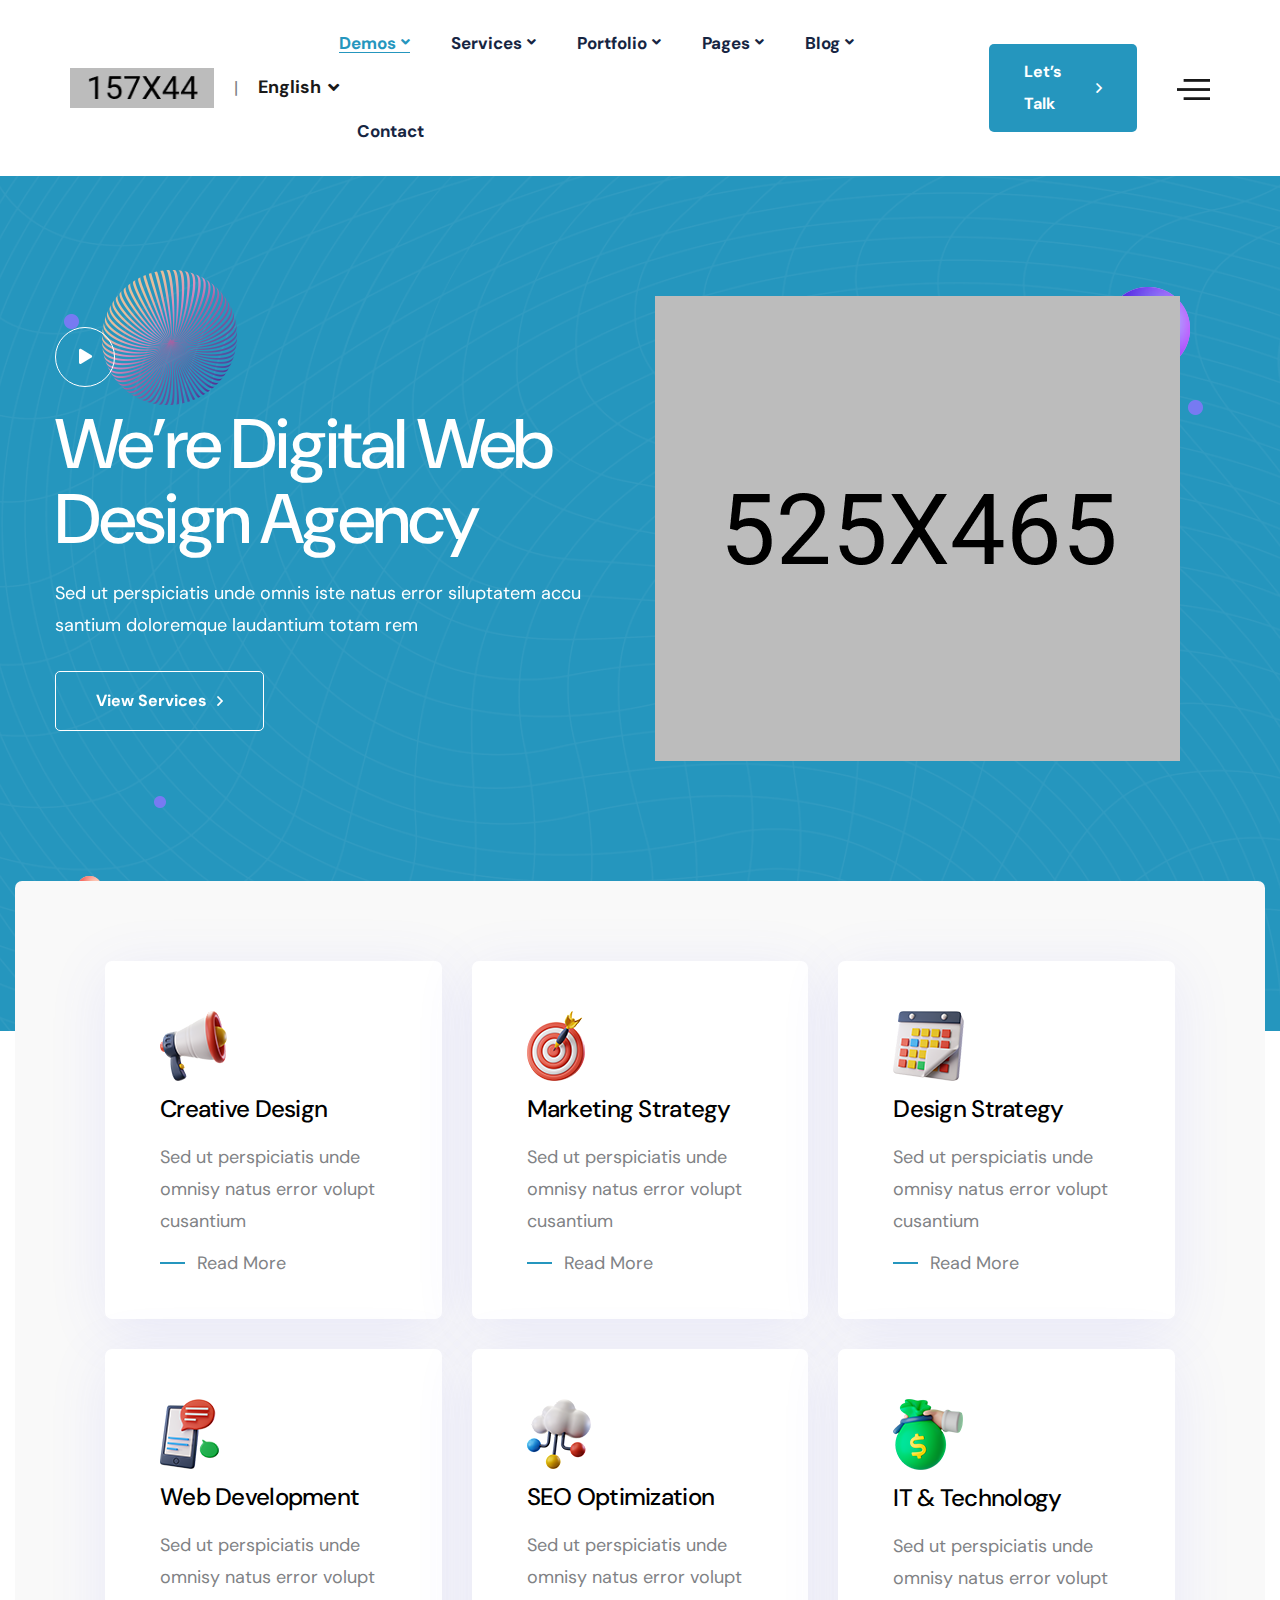
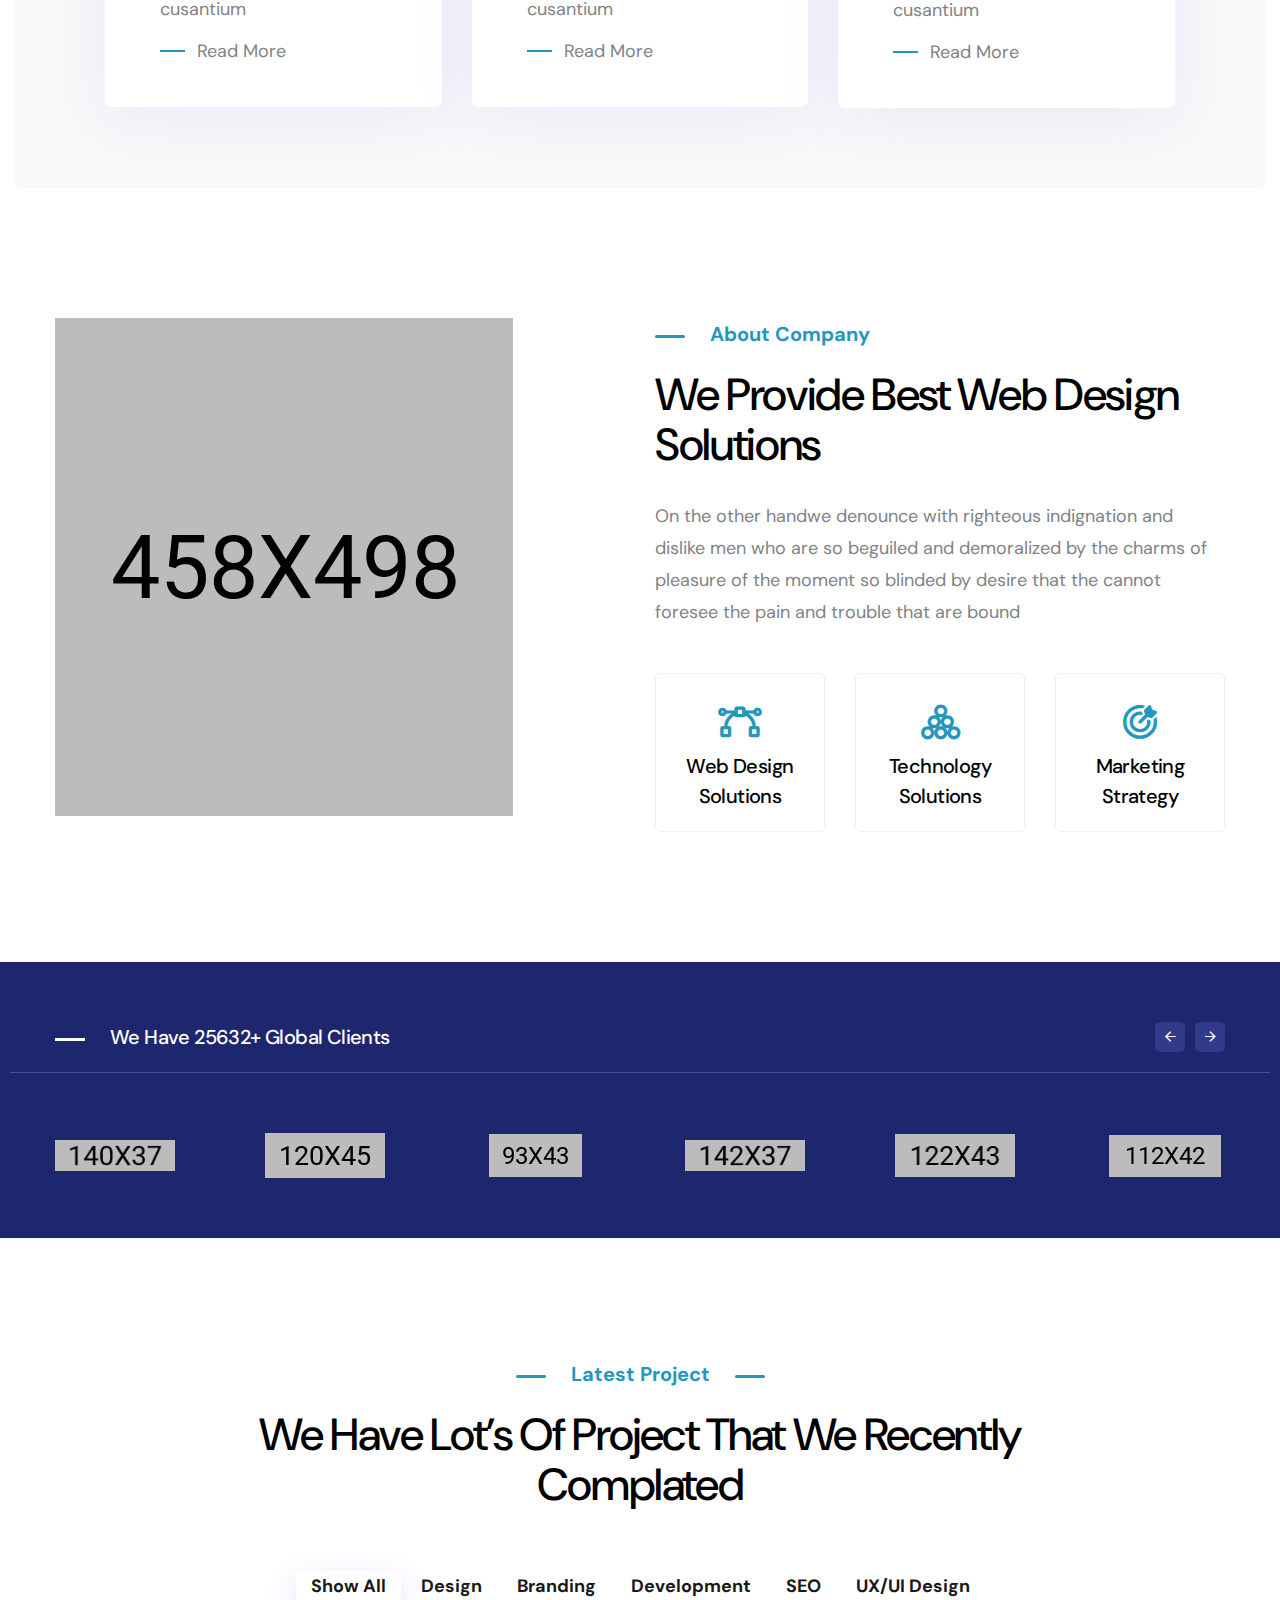
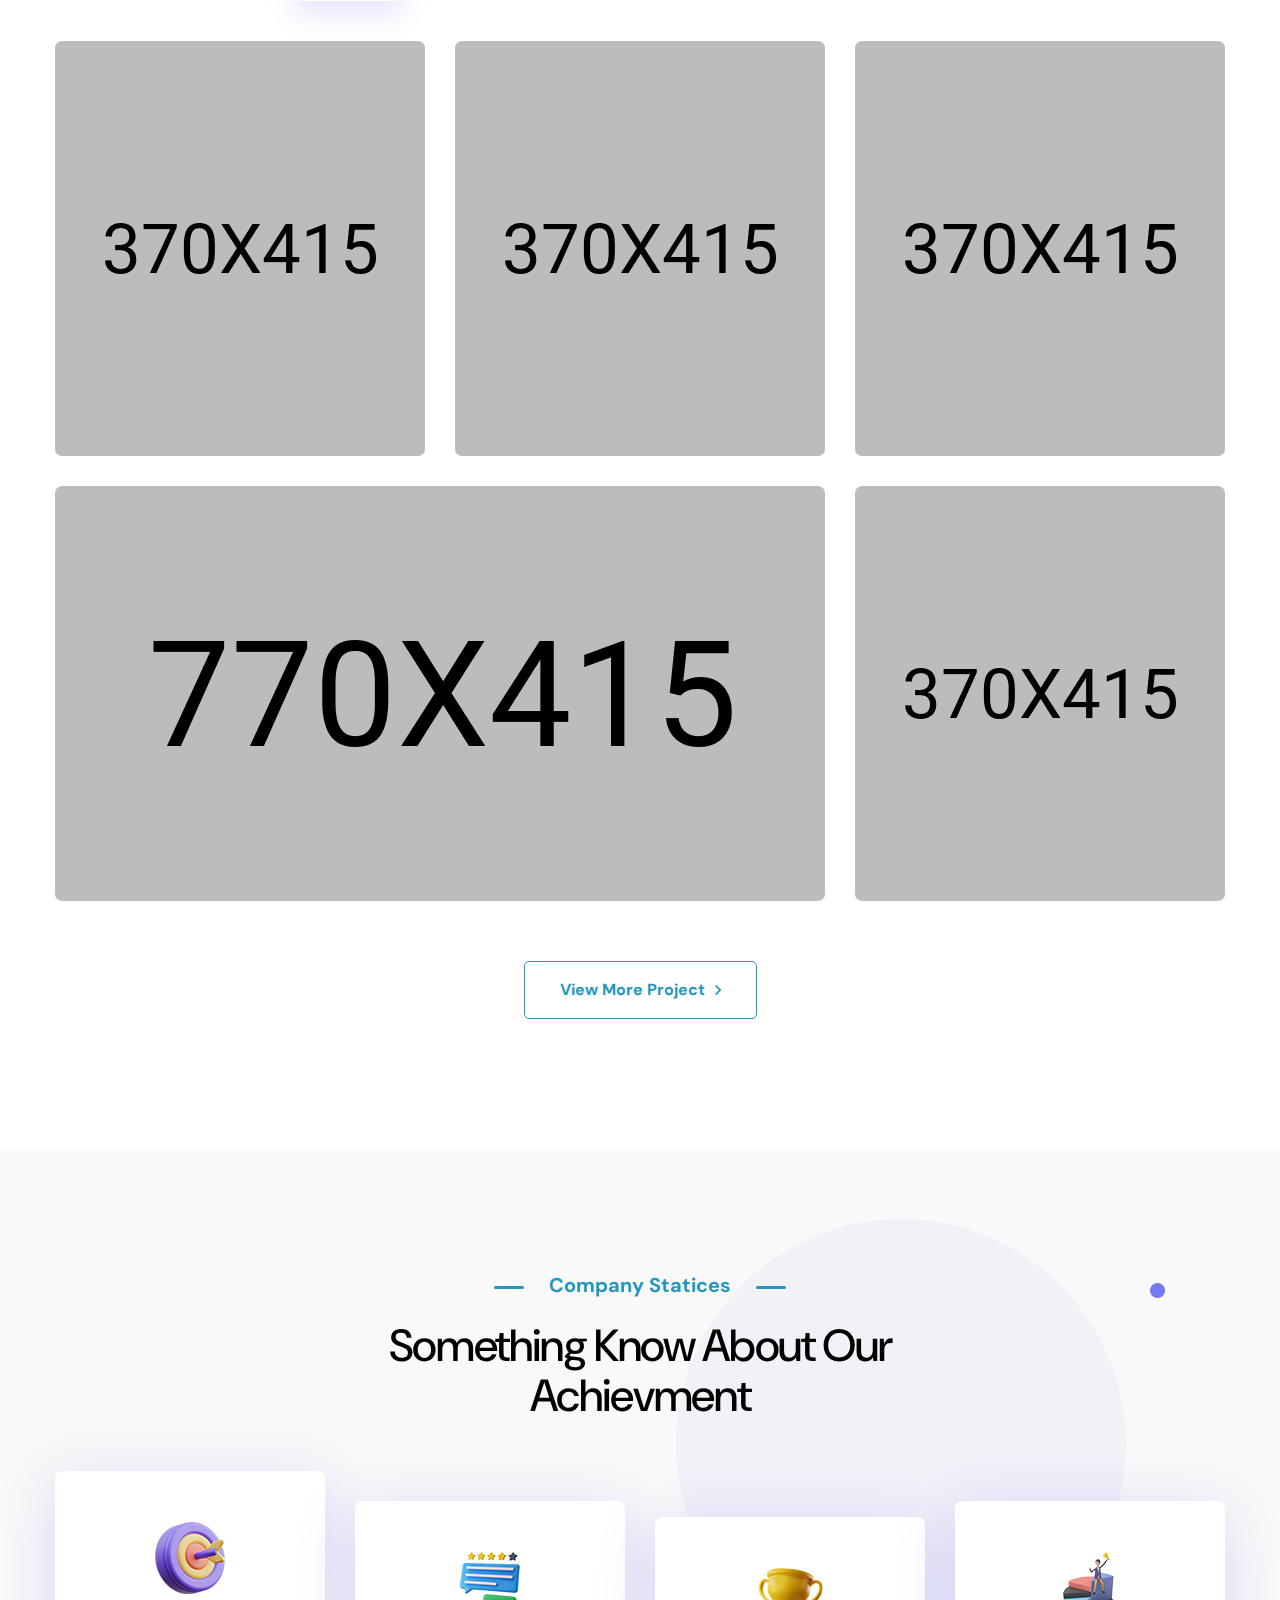
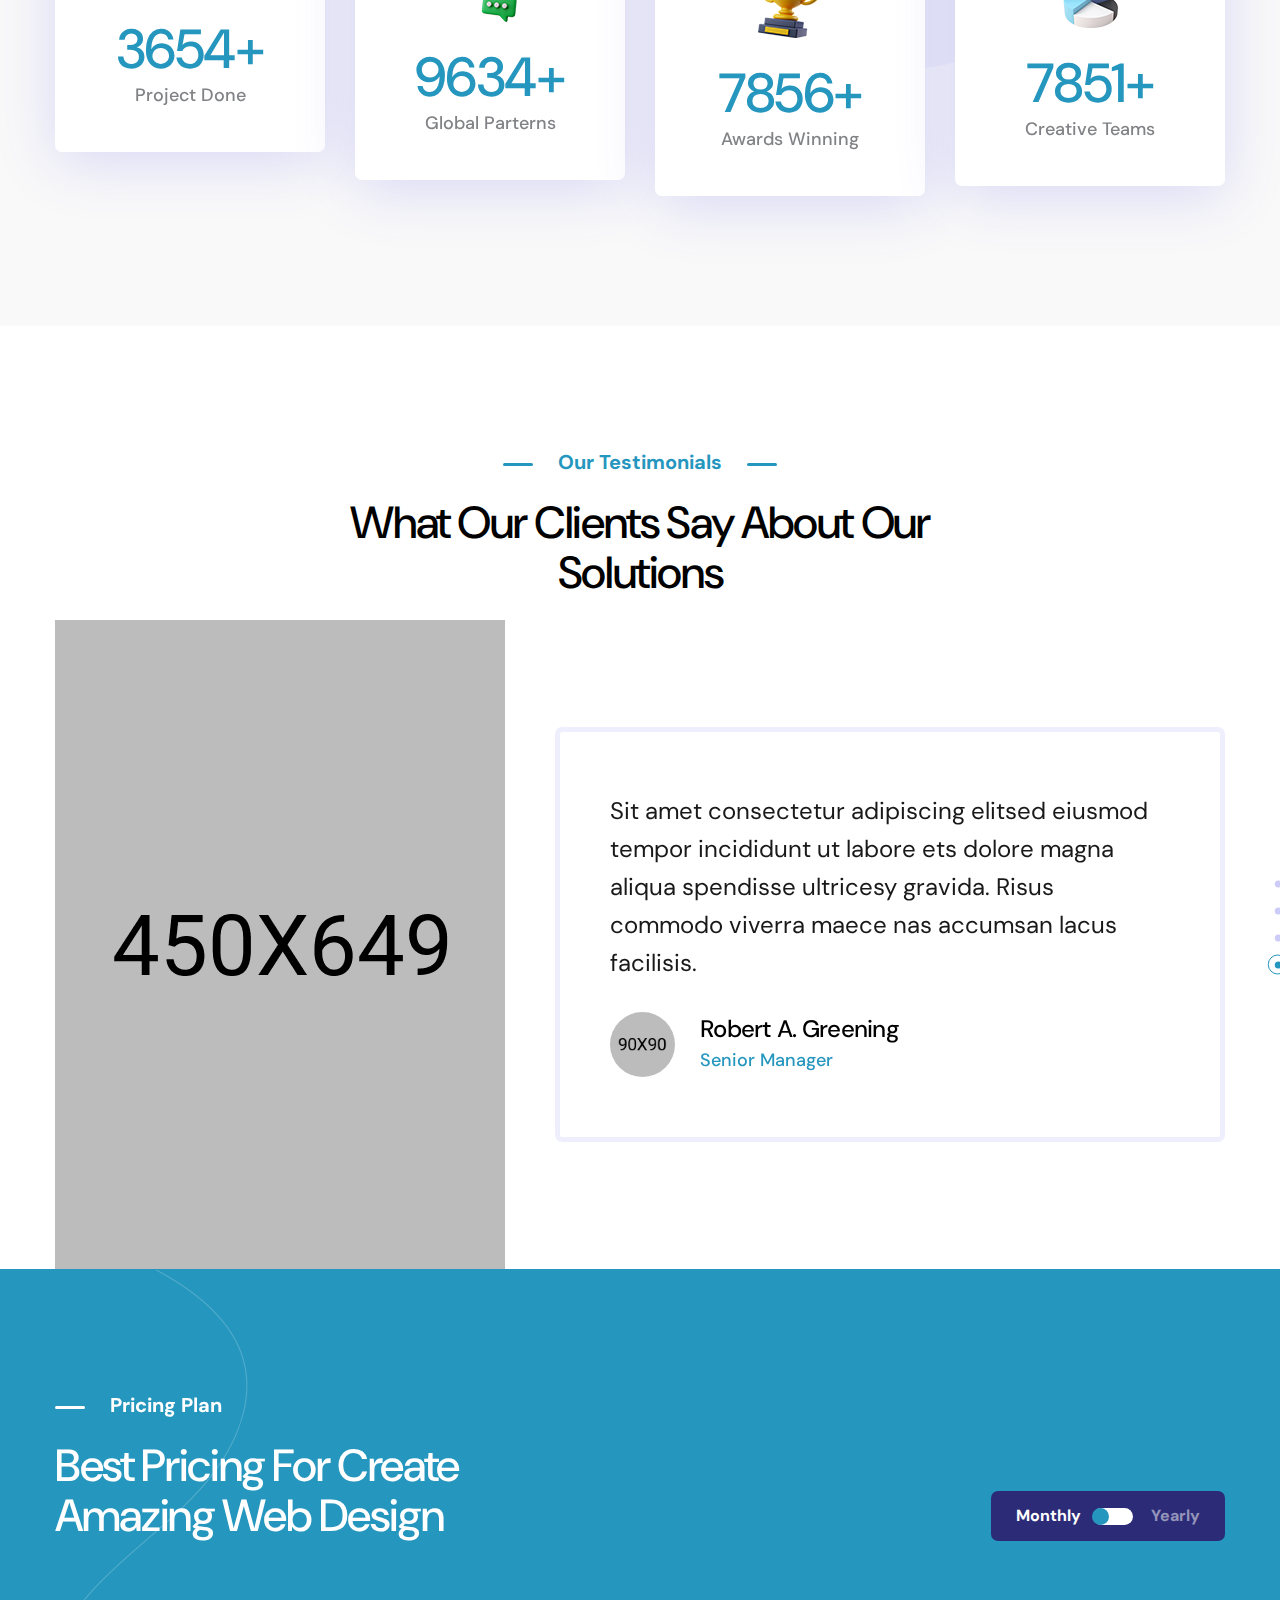
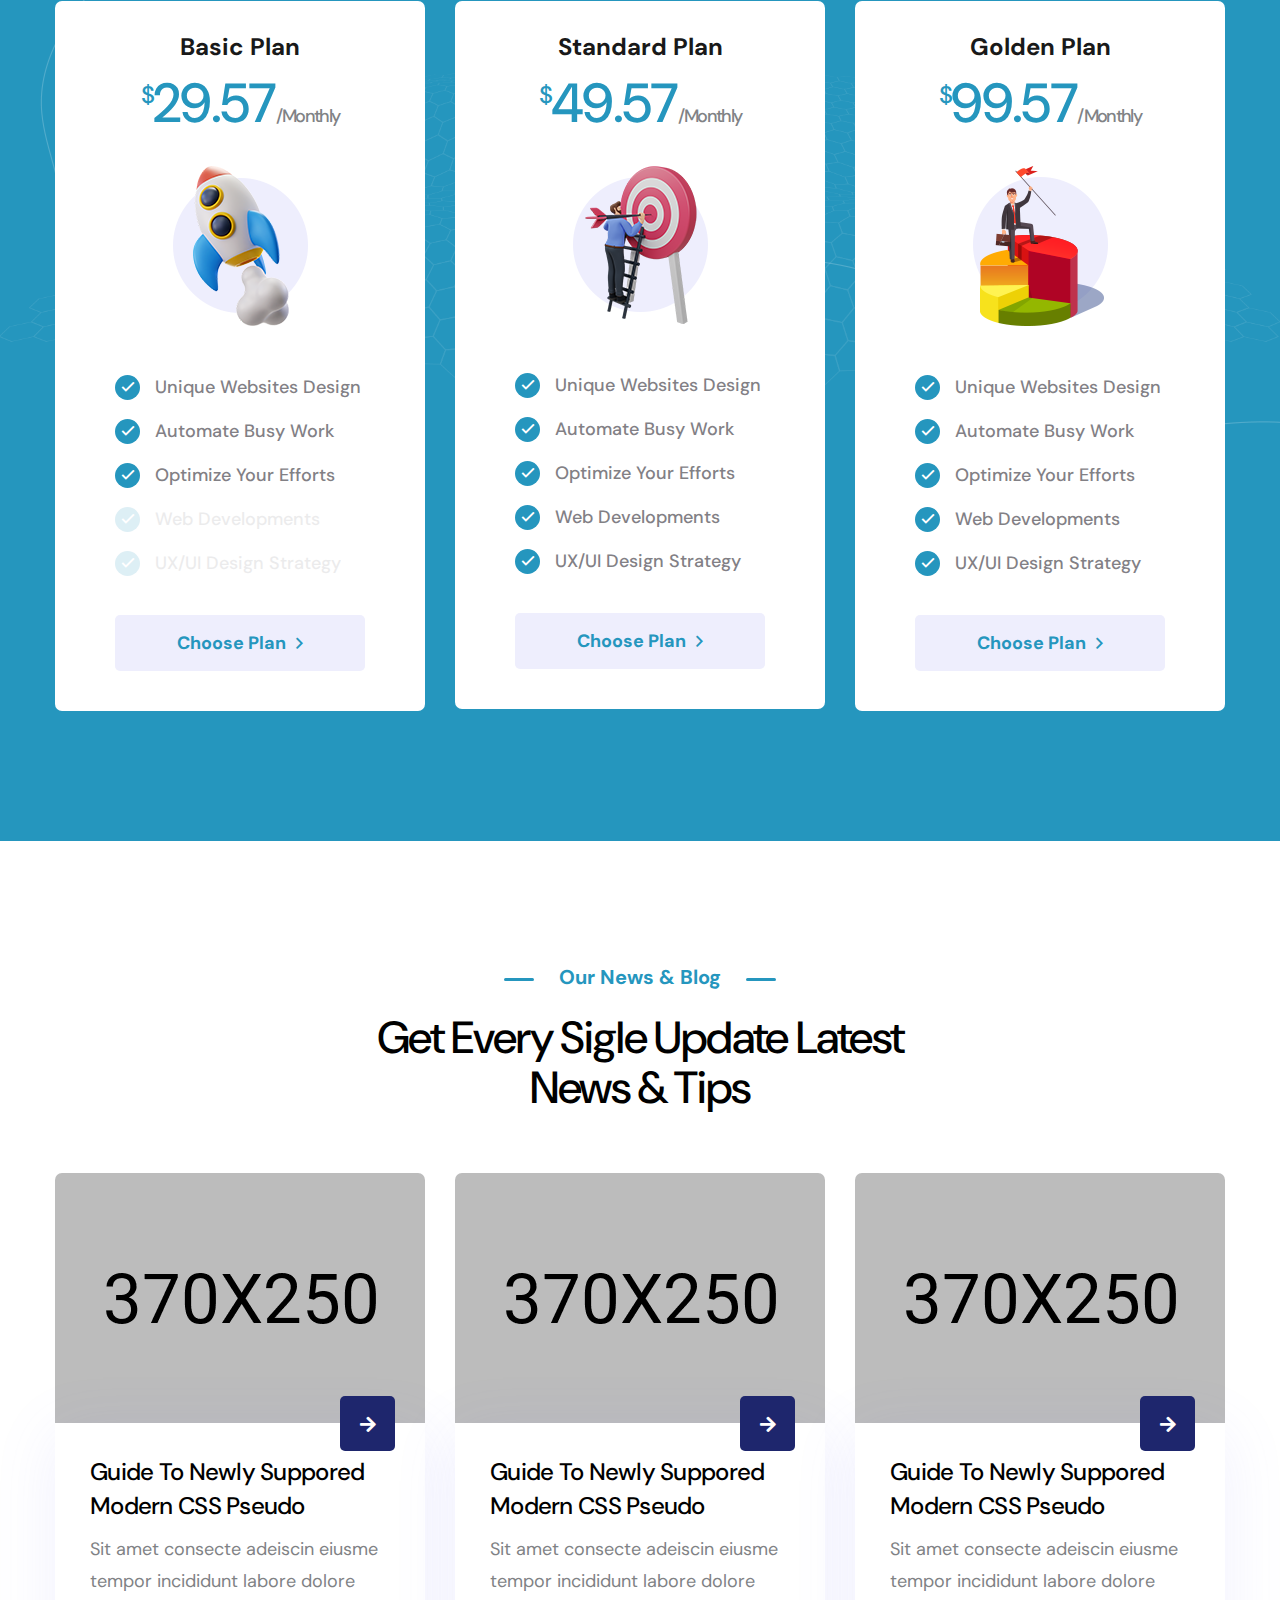
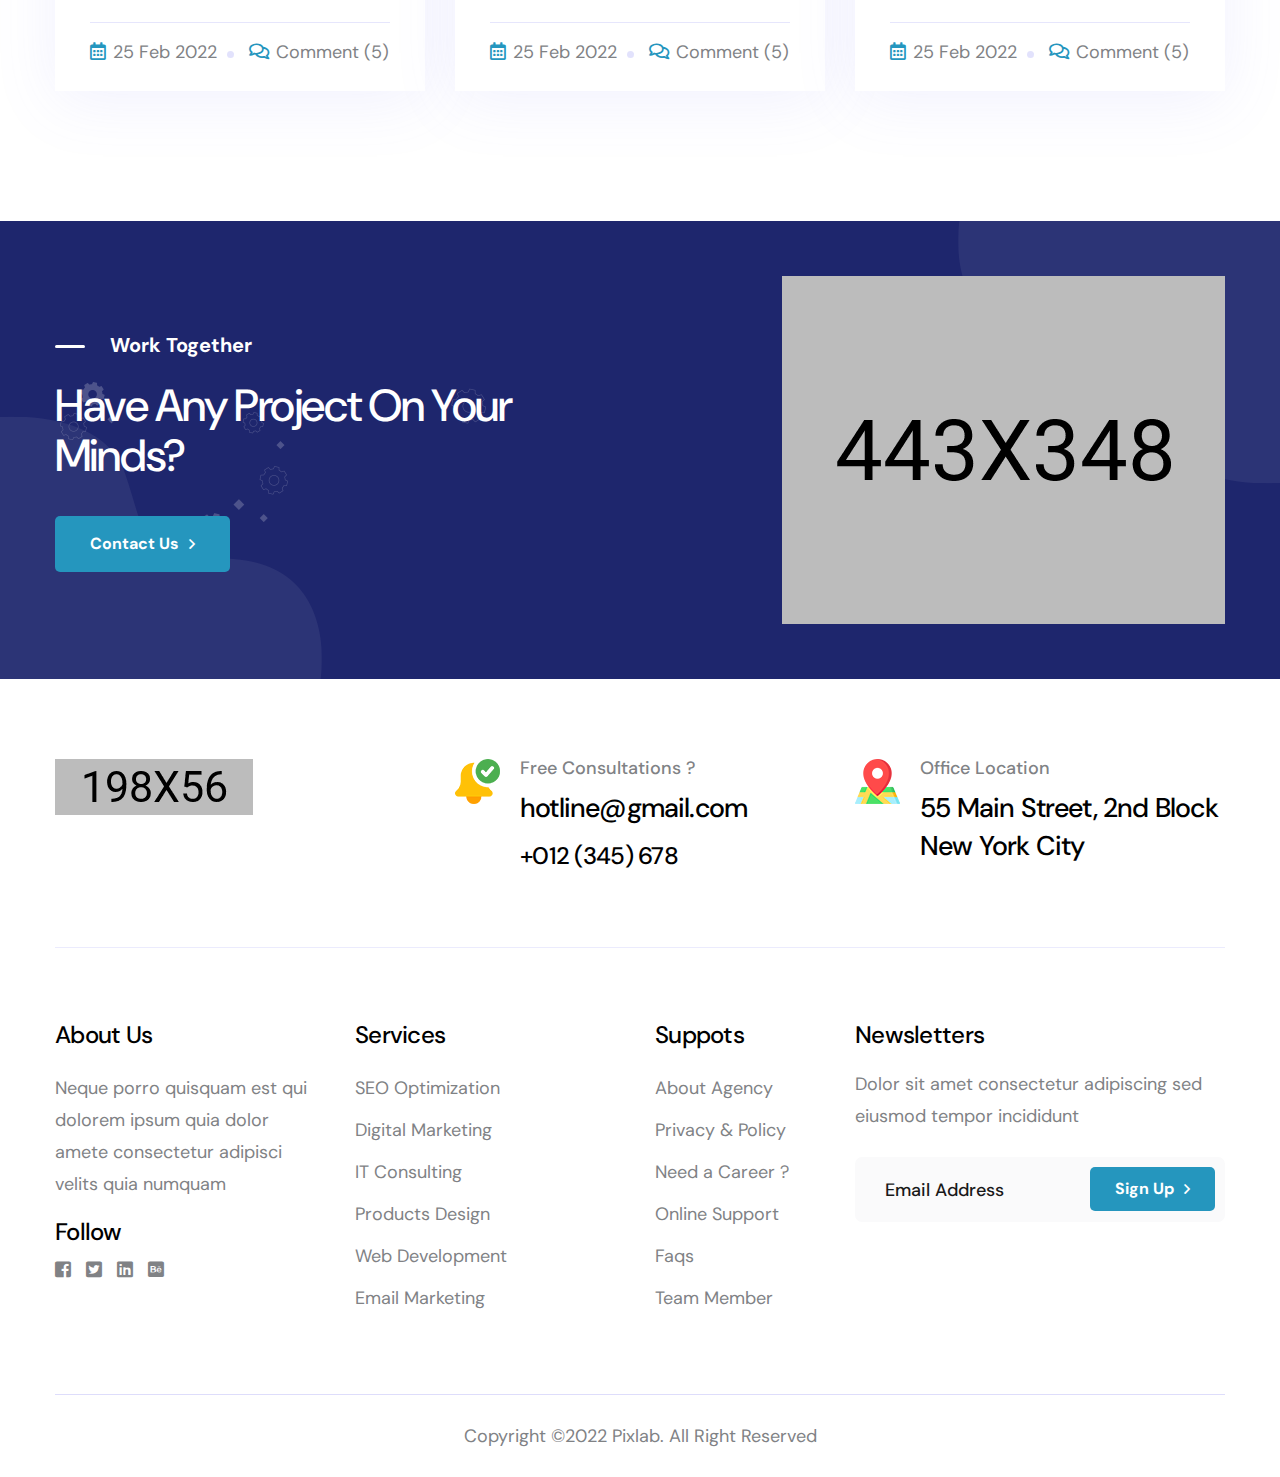
<file: index-3.html>
<!DOCTYPE html>
<html lang="en">
    <head>
        <!--====== Required meta tags ======-->
        <meta charset="utf-8">
        <meta http-equiv="x-ua-compatible" content="ie=edge">
        <meta name="description" content="">
        <meta name="viewport" content="width=device-width, initial-scale=1, shrink-to-fit=no">
        <!--====== Title ======-->
        <title>Pixlab - Creative Agency HTML Template</title>
        <!--====== Favicon Icon ======-->
        <link rel="shortcut icon" href="assets/images/favicon.ico" type="image/png">
        <!--====== Default css ======-->
        <link rel="stylesheet" href="assets/css/default.css">
        <!--====== Style css ======-->
        <link rel="stylesheet" href="assets/css/style.css">
        <!--====== Responsive css ======-->
        <link rel="stylesheet" href="assets/css/responsive.css">
    </head>
    <body>
        <div class="home-v3-wrapper">
            <!--====== Start Preloader ======-->
            <div class="preloader">
                <div class="loader">
                    <div class="pre-shadow"></div>
                    <div class="pre-box"></div>
                </div>
            </div>
            <!--====== End Preloader ======-->
            <!--====== offcanvas-panel ======-->
            <div class="offcanvas-panel">
                <div class="panel-overlay"></div>
                <div class="offcanvas-panel-inner">
                    <div class="panel-logo">
                        <a href="index.html"><img src="assets/images/logo/logo-1.png" alt="Qempo"></a>
                    </div>
                    <div class="about-us">
                        <h5 class="panel-widget-title">About Us</h5>
                        <p>
                            Lorem, ipsum dolor sit amet consectetur adipisicing elit. Tempore ipsam alias quae cupiditate quas, neque eum magni impedit asperiores.
                        </p>
                    </div>
                    <div class="contact-us">
                        <h5 class="panel-widget-title">Contact Us</h5>
                        <ul>
                            <li>
                                <i class="fal fa-map-marker-alt"></i>
                                121 King St, Melbourne VIC 3000, Australia.
                            </li>
                            <li>
                                <i class="fal fa-envelope-open"></i>
                                <a href="mailto:hello@barky.com"> hello@barky.com</a>
                                <a href="mailto:info@barky.com">info@barky.com</a>
                            </li>
                            <li>
                                <i class="fal fa-phone"></i>
                                <a href="tel:(312)-895-9800">(312) 895-9800</a>
                                <a href="tel:(312)-895-9888">(312) 895-9888</a>
                            </li>
                        </ul>
                    </div>
                    <a href="#" class="panel-close"><i class="fal fa-times"></i></a>
                </div>
            </div><!--====== offcanvas-panel ======-->
            <!--====== Start Header Section ======-->
            <header class="theme-header">
                <!-- header Navigation -->
                <div class="header-navigation navigation-style-v3">
                    <div class="nav-overlay"></div>
                    <div class="container-fluid">
                        <div class="primary-menu">
                            <div class="site-branding">
                                <a href="index.html" class="brand-logo"><img src="assets/images/logo/logo-1.png" alt="Site Logo"></a>
                                <div class="lang-dropdown">
                                    <select class="wide">
                                        <option value="01">English</option>
                                        <option value="02">French</option>
                                    </select>
                                </div>
                            </div>
                            <div class="nav-menu nav-ml-auto">
                                <!-- Navbar Close -->
                                <div class="navbar-close"><i class="far fa-times"></i></div>
                                <!-- Nav Search -->
                                <div class="nav-search">
                                    <form>
                                        <div class="form_group">
                                            <input type="email" class="form_control" placeholder="Search Here" name="email" required>
                                            <button class="search-btn"><i class="fas fa-search"></i></button>
                                        </div>
                                    </form>
                                </div>
                                <!-- Main Menu -->
                                <nav class="main-menu">
                                    <ul>
                                        <li class="menu-item has-children"><a href="#" class="active nav-link">Demos</a>
                                            <ul class="sub-menu">
                                                <li class="has-children"><a href="#">Multipage</a>
                                                    <ul class="sub-menu">
                                                        <li><a href="index.html">Creative Agency</a></li>
                                                        <li><a href="index-2.html">Digital Agency</a></li>
                                                        <li><a href="index-3.html">Design Studio</a></li>
                                                    </ul>
                                                </li>
                                                <li class="has-children"><a href="#">Onepage</a>
                                                    <ul class="sub-menu">
                                                        <li><a href="onepage-index-1.html">Creative Agency</a></li>
                                                        <li><a href="onepage-index-2.html">Digital Agency</a></li>
                                                        <li><a href="onepage-index-3.html">Design Studio</a></li>
                                                    </ul>
                                                </li>
                                            </ul>
                                        </li>
                                        <li class="menu-item has-children"><a href="#" class="nav-link">Services</a>
                                            <ul class="sub-menu">
                                                <li><a href="services.html">Our Service</a></li>
                                                <li><a href="service-details.html">Service Details</a></li>
                                            </ul>
                                        </li>
                                        <li class="menu-item has-children"><a href="#" class="nav-link">Portfolio</a>
                                            <ul class="sub-menu">
                                                <li><a href="projects.html">Our Portfolio</a></li>
                                                <li><a href="project-details.html">Portfolio Details</a></li>
                                            </ul>
                                        </li>
                                        <li class="menu-item has-children"><a href="#" class="nav-link">Pages</a>
                                            <ul class="sub-menu">
                                                <li><a href="about.html">About Us</a></li>
                                                <li><a href="team.html">Our Team</a></li>
                                                <li><a href="team-details.html">Team Details</a></li>
                                            </ul>
                                        </li>
                                        <li class="menu-item has-children"><a href="#" class="nav-link">Blog</a>
                                            <ul class="sub-menu">
                                                <li><a href="blogs.html">Our Blog</a></li>
                                                <li><a href="blog-details.html">Blog Details</a></li>
                                            </ul>
                                        </li>
                                        <li class="menu-item"><a href="contact.html" class="nav-link">Contact</a></li>
                                    </ul>
                                </nav>
                            </div>
                            <div class="header-right-nav">
                                <ul>
                                    <li class="nav-button"><a href="contact.html" class="main-btn arrow-btn">Let’s Talk</a></li>
                                    <li class="bar-item"><img src="assets/images/bar.png" alt=""></li>
                                    <li class="navbar-toggle-btn">
                                        <div class="navbar-toggler">
                                            <span></span>
                                            <span></span>
                                            <span></span>
                                        </div>
                                    </li>
                                </ul>
                            </div>
                        </div>
                    </div>
                </div>
            </header><!--====== End Header Section ======-->
            <!--====== Start Hero Section ======-->
            <section class="hero-banner-v3 dark-blue-bg position-relative z-1">
                <div class="hero-pattern bg_cover" style="background-image: url(assets/images/hero/hero-pattern.png);"></div>
                <div class="shape shape-one scene"><span data-depth="1"><img src="assets/images/shape/shape-15.png" alt=""></span></div>
                <div class="shape shape-two scene"><span data-depth="1.2"><img src="assets/images/shape/shape-17.png" alt=""></span></div>
                <div class="shape shape-three scene"><span data-depth="1.5"><img src="assets/images/shape/shape-13.png" alt=""></span></div>
                <div class="shape shape-four scene"><span data-depth="3"><img src="assets/images/shape/shape-15.png" alt=""></span></div>
                <div class="shape shape-five scene"><span data-depth="2"><img src="assets/images/shape/shape-14.png" alt=""></span></div>
                <div class="shape shape-six scene"><span data-depth="6"><img src="assets/images/shape/shape-16.png" alt=""></span></div>
                <div class="container">
                    <div class="row align-items-center">
                        <div class="col-lg-6">
                            <div class="hero-content">
                                <a href="https://www.youtube.com/watch?v=AT6oSIDbGkw" class="video-popup wow fadeInUp" data-wow-delay=".3s"><i class="fas fa-play"></i></a>
                                <h1 class="wow fadeInUp" data-wow-delay=".5s">We’re Digital Web 
                                    Design Agency</h1>
                                <p class="wow fadeInUp" data-wow-delay=".6s">Sed ut perspiciatis unde omnis iste natus error siluptatem accu
                                    santium doloremque laudantium totam rem</p>
                                
                                <a href="services.html" class="main-btn bordered-btn btn-white arrow-btn wow fadeInUp" data-wow-delay=".7s">View Services</a>
                            </div>
                        </div>
                        <div class="col-lg-6">
                            <div class="hero-img wow fadeInRight" data-wow-delay=".5s">
                                <img src="assets/images/hero/hero-two-img-1.png" alt="">
                            </div>
                        </div>
                    </div>
                </div>
            </section><!--====== End Hero Section ======-->
            <!--====== Start Service Section ======-->
            <section class="service-area service-area-v2">
                <div class="container-1350">
                    <div class="service-wrapper light-gray-bg">
                        <div class="row">
                            <div class="col-lg-4 col-md-6 col-sm-12">
                                <div class="service-item service-style-three mb-30 wow fadeInUp" data-wow-delay=".15s">
                                    <div class="icon">
                                        <img src="assets/images/icon/icon-1.png" alt="">
                                    </div>
                                    <div class="text">
                                        <h3 class="title"><a href="service-details.html">Creative Design</a></h3>
                                        <p>Sed ut perspiciatis unde omnisy natus error volupt cusantium</p>
                                        <a href="service-details.html" class="btn-link-two">Read More</a>
                                    </div>
                                </div>
                            </div>
                            <div class="col-lg-4 col-md-6 col-sm-12">
                                <div class="service-item service-style-three mb-30 wow fadeInUp" data-wow-delay=".2s">
                                    <div class="icon">
                                        <img src="assets/images/icon/icon-2.png" alt="">
                                    </div>
                                    <div class="text">
                                        <h3 class="title"><a href="service-details.html">Marketing Strategy</a></h3>
                                        <p>Sed ut perspiciatis unde omnisy natus error volupt cusantium</p>
                                        <a href="service-details.html" class="btn-link-two">Read More</a>
                                    </div>
                                </div>
                            </div>
                            <div class="col-lg-4 col-md-6 col-sm-12">
                                <div class="service-item service-style-three mb-30 wow fadeInUp" data-wow-delay=".25s">
                                    <div class="icon">
                                        <img src="assets/images/icon/icon-3.png" alt="">
                                    </div>
                                    <div class="text">
                                        <h3 class="title"><a href="service-details.html">Design Strategy</a></h3>
                                        <p>Sed ut perspiciatis unde omnisy natus error volupt cusantium</p>
                                        <a href="service-details.html" class="btn-link-two">Read More</a>
                                    </div>
                                </div>
                            </div>
                            <div class="col-lg-4 col-md-6 col-sm-12">
                                <div class="service-item service-style-three mb-30 wow fadeInUp" data-wow-delay=".3s">
                                    <div class="icon">
                                        <img src="assets/images/icon/icon-4.png" alt="">
                                    </div>
                                    <div class="text">
                                        <h3 class="title"><a href="service-details.html">Web Development</a></h3>
                                        <p>Sed ut perspiciatis unde omnisy natus error volupt cusantium</p>
                                        <a href="service-details.html" class="btn-link-two">Read More</a>
                                    </div>
                                </div>
                            </div>
                            <div class="col-lg-4 col-md-6 col-sm-12">
                                <div class="service-item service-style-three mb-30 wow fadeInUp" data-wow-delay=".35s">
                                    <div class="icon">
                                        <img src="assets/images/icon/icon-5.png" alt="">
                                    </div>
                                    <div class="text">
                                        <h3 class="title"><a href="service-details.html">SEO Optimization</a></h3>
                                        <p>Sed ut perspiciatis unde omnisy natus error volupt cusantium</p>
                                        <a href="service-details.html" class="btn-link-two">Read More</a>
                                    </div>
                                </div>
                            </div>
                            <div class="col-lg-4 col-md-6 col-sm-12">
                                <div class="service-item service-style-three mb-30 wow fadeInUp" data-wow-delay=".4s">
                                    <div class="icon">
                                        <img src="assets/images/icon/icon-6.png" alt="">
                                    </div>
                                    <div class="text">
                                        <h3 class="title"><a href="service-details.html">IT & Technology</a></h3>
                                        <p>Sed ut perspiciatis unde omnisy natus error volupt cusantium</p>
                                        <a href="service-details.html" class="btn-link-two btn-link-two">Read More</a>
                                    </div>
                                </div>
                            </div>
                        </div>
                    </div>
                </div>
            </section><!--====== End Service Section ======-->
            <!--====== Start About Section ======-->
            <section class="about-area about-area-v4 pt-130 pb-80">
                <div class="container">
                    <div class="row">
                        <div class="col-lg-6">
                            <div class="img-holder mb-50 wow fadeInLeft">
                                <img src="assets/images/about/img-6.png" alt="">
                            </div>
                        </div>
                        <div class="col-lg-6">
                            <div class="text-wrapper mb-30 wow fadeInRight">
                                <div class="section-title section-title-left mb-30">
                                    <span class="sub-title st-two">About Company</span>
                                    <h2 class="font-45">We Provide Best Web 
                                        Design Solutions</h2>
                                </div>
                                <p>On the other handwe denounce with righteous indignation and dislike men who are so beguiled and demoralized by the charms of pleasure of the moment so blinded by desire that the cannot foresee the pain and trouble that are bound</p>
                                <div class="row">
                                    <div class="col-lg-4 col-md-4 col-sm-12">
                                        <div class="item-box text-center mb-20">
                                            <div class="icon">
                                                <i class="far fa-bezier-curve"></i>
                                            </div>
                                            <div class="text">
                                                <h5>Web Design 
                                                    Solutions</h5>
                                            </div>
                                        </div>
                                    </div>
                                    <div class="col-lg-4 col-md-4 col-sm-12">
                                        <div class="item-box text-center mb-20">
                                            <div class="icon">
                                                <i class="far fa-ball-pile"></i>
                                            </div>
                                            <div class="text">
                                                <h5>Technology
                                                    Solutions</h5>
                                            </div>
                                        </div>
                                    </div>
                                    <div class="col-lg-4 col-md-4 col-sm-12">
                                        <div class="item-box text-center mb-20">
                                            <div class="icon">
                                                <i class="far fa-bullseye-arrow"></i>
                                            </div>
                                            <div class="text">
                                                <h5>Marketing 
                                                    Strategy</h5>
                                            </div>
                                        </div>
                                    </div>
                                </div>
                            </div>
                        </div>
                    </div>
                </div>
            </section><!--====== End About Section ======-->
            <!--====== Start Partners Section ======-->
            <section class="partners-area partners-area-v1 pt-60 pb-50">
                <div class="container">
                    <div class="row align-items-center">
                        <div class="col-md-8">
                            <div class="text-wrapper mb-20">
                                <h5>We Have 25632+ Global Clients</h5>
                            </div>
                        </div>
                        <div class="col-md-4">
                            <div class="partners-arrows mb-20"></div>
                        </div>
                    </div>
                    <div class="partners-slider-one">
                        <div class="partner-item">
                            <div class="img-holder">
                                <a href="#"><img src="assets/images/partners/img-11.png" alt=""></a>
                            </div>
                        </div>
                        <div class="partner-item">
                            <div class="img-holder">
                                <a href="#"><img src="assets/images/partners/img-12.png" alt=""></a>
                            </div>
                        </div>
                        <div class="partner-item">
                            <div class="img-holder">
                                <a href="#"><img src="assets/images/partners/img-13.png" alt=""></a>
                            </div>
                        </div>
                        <div class="partner-item">
                            <div class="img-holder">
                                <a href="#"><img src="assets/images/partners/img-14.png" alt=""></a>
                            </div>
                        </div>
                        <div class="partner-item">
                            <div class="img-holder">
                                <a href="#"><img src="assets/images/partners/img-15.png" alt=""></a>
                            </div>
                        </div>
                        <div class="partner-item">
                            <div class="img-holder">
                                <a href="#"><img src="assets/images/partners/img-16.png" alt=""></a>
                            </div>
                        </div>
                        <div class="partner-item">
                            <div class="img-holder">
                                <a href="#"><img src="assets/images/partners/img-12.png" alt=""></a>
                            </div>
                        </div>
                    </div>
                </div>
            </section><!--====== End Partners Section ======-->
            <!--====== Start Portfolio Section ======-->
            <section class="portfolio-area masonry-portfolio pt-120 pb-130">
                <div class="container">
                    <div class="row justify-content-center">
                        <div class="col-lg-8">
                            <div class="section-title text-center mb-60 wow fadeInUp">
                                <span class="sub-title st-two">Latest Project</span>
                                <h2 class="font-45">We Have Lot’s Of Project That We 
                                    Recently Complated</h2>
                            </div>
                        </div>
                    </div>
                    <div class="row">
                        <div class="col-lg-12">
                            <div class="portfolio-filter-button text-center mb-30 wow fadeInDown">
                                <ul class="filter-btn mb-30">
                                    <li data-filter="*" class="active">Show All</li>
                                    <li data-filter=".cat-1">Design</li>
                                    <li data-filter=".cat-2">Branding</li>
                                    <li data-filter=".cat-3">Development</li>
                                    <li data-filter=".cat-4">SEO</li>
                                    <li data-filter=".cat-5">UX/UI Design</li>
                                </ul>
                            </div>
                        </div>
                    </div>
                    <div class="row masonry-row">
                        <div class="col-lg-4 col-md-6 col-sm-12 portfolio-column cat-1 cat-3">
                            <div class="portfolio-item portfolio-style-three mb-30 wow fadeInUp" data-wow-delay=".2s">
                                <div class="img-holder">
                                    <img src="assets/images/portfolio/img-16.jpg" alt="portfolio">
                                    <div class="portfolio-hover">
                                        <div class="hover-content">
                                            <h3 class="title"><a href="project-details.html">Book Cover Design</a></h3>
                                            <p><a href="#">Design</a>, <a href="#">Branding</a></p>
                                        </div>
                                    </div>
                                </div>
                            </div>
                        </div>
                        <div class="col-lg-4 col-md-6 col-sm-12 portfolio-column cat-2 cat-5">
                            <div class="portfolio-item portfolio-style-three mb-30 wow fadeInUp" data-wow-delay=".25s">
                                <div class="img-holder">
                                    <img src="assets/images/portfolio/img-17.jpg" alt="portfolio">
                                    <div class="portfolio-hover">
                                        <div class="hover-content">
                                            <h3 class="title"><a href="project-details.html">Book Cover Design</a></h3>
                                            <p><a href="#">Design</a>, <a href="#">Branding</a></p>
                                        </div>
                                    </div>
                                </div>
                            </div>
                        </div>
                        <div class="col-lg-4 col-md-6 col-sm-12 portfolio-column cat-3 cat-4  cat-2">
                            <div class="portfolio-item portfolio-style-three mb-30 wow fadeInUp" data-wow-delay=".3s">
                                <div class="img-holder">
                                    <img src="assets/images/portfolio/img-18.jpg" alt="portfolio">
                                    <div class="portfolio-hover">
                                        <div class="hover-content">
                                            <h3 class="title"><a href="project-details.html">Book Cover Design</a></h3>
                                            <p><a href="#">Design</a>, <a href="#">Branding</a></p>
                                        </div>
                                    </div>
                                </div>
                            </div>
                        </div>
                        <div class="col-lg-8 col-md-6 col-sm-12 portfolio-column cat-5">
                            <div class="portfolio-item portfolio-style-three mb-30 wow fadeInUp">
                                <div class="img-holder">
                                    <img src="assets/images/portfolio/img-19.jpg" alt="portfolio" data-wow-delay=".35s">
                                    <div class="portfolio-hover">
                                        <div class="hover-content">
                                            <h3 class="title"><a href="project-details.html">Book Cover Design</a></h3>
                                            <p><a href="#">Design</a>, <a href="#">Branding</a></p>
                                        </div>
                                    </div>
                                </div>
                            </div>
                        </div>
                        <div class="col-lg-4 col-md-6 col-sm-12 portfolio-column cat-4 cat-1 cat-2">
                            <div class="portfolio-item portfolio-style-three mb-30 wow fadeInUp" data-wow-delay=".4s">
                                <div class="img-holder">
                                    <img src="assets/images/portfolio/img-20.jpg" alt="portfolio">
                                    <div class="portfolio-hover">
                                        <div class="hover-content">
                                            <h3 class="title"><a href="project-details.html">Book Cover Design</a></h3>
                                            <p><a href="#">Design</a>, <a href="#">Branding</a></p>
                                        </div>
                                    </div>
                                </div>
                            </div>
                        </div>
                    </div>
                    <div class="row">
                        <div class="col-lg-12">
                            <div class="button-box text-center mt-30 wow fadeInUp">
                                <a href="projects.html" class="main-btn arrow-btn bordered-btn btn-blue">View More Project</a>
                            </div>
                        </div>
                    </div>
                </div>
            </section><!--====== End Portfolio Section ======-->
            <!--====== Start Counter Section ======-->
            <section class="counter-area counter-area-v3 light-gray-bg pt-120 pb-90 position-relative z-1">
                <div class="shape shape-one"><span></span></div>
                <div class="shape shape-two scene"><span data-depth="3"><img src="assets/images/shape/shape-15.png" alt=""></span></div>
                <div class="container">
                    <div class="row justify-content-center">
                        <div class="col-lg-6">
                            <div class="section-title text-center mb-80 wow fadeInUp">
                                <span class="sub-title st-two">Company Statices</span>
                                <h2 class="font-45">Something Know About 
                                    Our Achievment</h2>
                            </div>
                        </div>
                    </div>
                    <div class="row">
                        <div class="col-lg-3 col-md-6 col-sm-12">
                            <div class="counter-item text-center mb-40 mt-lg-30 wow fadeInUp" data-wow-delay=".2s">
                                <div class="icon">
                                    <img src="assets/images/icon/icon-16.png" alt="">
                                </div>
                                <div class="text">
                                    <h2 class="number"><span class="count">3654</span>+</h2>
                                    <p class="position">Project  Done</p>
                                </div>
                            </div>
                        </div>
                        <div class="col-lg-3 col-md-6 col-sm-12">
                            <div class="counter-item text-center mb-40 wow fadeInDown" data-wow-delay=".3s">
                                <div class="icon">
                                    <img src="assets/images/icon/icon-17.png" alt="">
                                </div>
                                <div class="text">
                                    <h2 class="number"><span class="count">9634</span>+</h2>
                                    <p class="position">Global Parterns</p>
                                </div>
                            </div>
                        </div>
                        <div class="col-lg-3 col-md-6 col-sm-12">
                            <div class="counter-item text-center mb-40 mt-lg-3 wow fadeInUp" data-wow-delay=".4s">
                                <div class="icon">
                                    <img src="assets/images/icon/icon-18.png" alt="">
                                </div>
                                <div class="text">
                                    <h2 class="number"><span class="count">7856</span>+</h2>
                                    <p class="position">Awards Winning</p>
                                </div>
                            </div>
                        </div>
                        <div class="col-lg-3 col-md-6 col-sm-12">
                            <div class="counter-item text-center mb-40 wow fadeInDown" data-wow-delay=".5s">
                                <div class="icon">
                                    <img src="assets/images/icon/icon-19.png" alt="">
                                </div>
                                <div class="text">
                                    <h2 class="number"><span class="count">7851</span>+</h2>
                                    <p class="position">Creative Teams</p>
                                </div>
                            </div>
                        </div>
                    </div>
                </div>
            </section><!--====== End Counter Section ======-->
            <!--====== Start Testimonial Section ======-->
            <section class="testimonial-area testimonial-area-v4 pt-120">
                <div class="container">
                    <div class="row justify-content-center">
                        <div class="col-lg-7">
                            <div class="section-title text-center WOW fadeInUp">
                                <span class="sub-title st-two">Our Testimonials</span>
                                <h2 class="font-45">What Our Clients Say About 
                                    Our Solutions</h2>
                            </div>
                        </div>
                    </div>
                    <div class="row align-items-center">
                        <div class="col-lg-5">
                            <div class="img-holder wow fadeInLeft">
                                <img src="assets/images/testimonial/img-4.png" alt="">
                            </div>
                        </div>
                        <div class="col-lg-7">
                            <div class="text-wrapper mb-20 wow fadeInRight">
                                <div class="testimonial-slider-one">
                                    <div class="testimonial-item">
                                        <div class="testimonial-content">
                                            <p>Sit amet consectetur adipiscing elitsed 
                                                eiusmod tempor incididunt ut labore ets dolore magna aliqua spendisse ultricesy gravida. Risus commodo viverra maece
                                                nas accumsan lacus facilisis.</p>
                                            <div class="author-title-thumb d-flex">
                                                <div class="author-thumb">
                                                    <img src="assets/images/testimonial/thumb-1.jpg" alt="">
                                                </div>
                                                <div class="author-title">
                                                    <h4>Robert A. Greening</h4>
                                                    <p class="position">Senior Manager</p>
                                                </div>
                                            </div>
                                        </div>
                                    </div>
                                    <div class="testimonial-item">
                                        <div class="testimonial-content">
                                            <p>Sit amet consectetur adipiscing elitsed 
                                                eiusmod tempor incididunt ut labore ets dolore magna aliqua spendisse ultricesy gravida. Risus commodo viverra maece
                                                nas accumsan lacus facilisis.</p>
                                            <div class="author-title-thumb d-flex">
                                                <div class="author-thumb">
                                                    <img src="assets/images/testimonial/thumb-2.jpg" alt="">
                                                </div>
                                                <div class="author-title">
                                                    <h4>Robert A. Greening</h4>
                                                    <p class="position">Senior Manager</p>
                                                </div>
                                            </div>
                                        </div>
                                    </div>
                                    <div class="testimonial-item">
                                        <div class="testimonial-content">
                                            <p>Sit amet consectetur adipiscing elitsed 
                                                eiusmod tempor incididunt ut labore ets dolore magna aliqua spendisse ultricesy gravida. Risus commodo viverra maece
                                                nas accumsan lacus facilisis.</p>
                                            <div class="author-title-thumb d-flex">
                                                <div class="author-thumb">
                                                    <img src="assets/images/testimonial/thumb-1.jpg" alt="">
                                                </div>
                                                <div class="author-title">
                                                    <h4>Robert A. Greening</h4>
                                                    <p class="position">Senior Manager</p>
                                                </div>
                                            </div>
                                        </div>
                                    </div>
                                    <div class="testimonial-item">
                                        <div class="testimonial-content">
                                            <p>Sit amet consectetur adipiscing elitsed 
                                                eiusmod tempor incididunt ut labore ets dolore magna aliqua spendisse ultricesy gravida. Risus commodo viverra maece
                                                nas accumsan lacus facilisis.</p>
                                            <div class="author-title-thumb d-flex">
                                                <div class="author-thumb">
                                                    <img src="assets/images/testimonial/thumb-2.jpg" alt="">
                                                </div>
                                                <div class="author-title">
                                                    <h4>Robert A. Greening</h4>
                                                    <p class="position">Senior Manager</p>
                                                </div>
                                            </div>
                                        </div>
                                    </div>
                                </div>
                            </div>
                        </div>
                    </div>
                </div>
            </section><!--====== End Testimonial Section ======-->
            <!--====== Start Pricing Section ======-->
            <section class="pricing-area pricing-area-v3 dark-blue-bg position-relative z-1 pt-120 pb-90">
                <div class="shape shape-one"><span><img src="assets/images/shape/pattern-shape-2.png" alt=""></span></div>
                <div class="shape shape-two scene"><span data-depth=".2"><img src="assets/images/shape/line-2.png" alt=""></span></div>
                <div class="shape shape-three scene"><span data-depth=".3"><img src="assets/images/shape/line-3.png" alt=""></span></div>
                <div class="container">
                    <div class="row align-items-end">
                        <div class="col-lg-6">
                            <div class="section-title section-title-white section-title-left mb-60 wow fadeInLeft">
                                <span class="sub-title st-two">Pricing Plan</span>
                                <h2 class="font-45">Best Pricing For Create 
                                    Amazing Web Design</h2>
                            </div>
                        </div>
                        <div class="col-lg-6">
                            <div class="nav pricing-nav-tab float-lg-right wow fadeInRight">
                                <a class="nav-link active" data-toggle="tab" href="#monthly">Monthly</a>
                                <a class="nav-link" data-toggle="tab" href="#yearly">Yearly</a>
                            </div>
                        </div>
                    </div>
                    <div class="tab-content">
                        <div class="tab-pane fade show active" id="monthly">
                            <div class="row justify-content-center">
                                <div class="col-lg-4 col-md-6 col-sm-12">
                                    <div class="pricing-item pricing-item-three mb-40 wow fadeInUp" data-wow-delay=".2s">
                                        <div class="pricing-head text-center">
                                            <span class="plan">Basic Plan</span>
                                            <h2 class="price"><span class="currency">$</span>29.57<span class="duration">/Monthly</span></h2>
                                            <img src="assets/images/icon/icon-20.png" alt="">
                                        </div>
                                        <div class="pricing-body">
                                            <ul class="pricing-list">
                                                <li class="check">Unique Websites Design</li>
                                                <li class="check">Automate Busy Work</li>
                                                <li class="check">Optimize Your Efforts</li>
                                                <li class="uncheck">Web Developments</li>
                                                <li class="uncheck">UX/UI Design Strategy</li>
                                            </ul>
                                            <a href="contact.html" class="main-btn arrow-btn">Choose Plan</a>
                                        </div>
                                    </div>
                                </div>
                                <div class="col-lg-4 col-md-6 col-sm-12">
                                    <div class="pricing-item  pricing-item-three mb-40 wow fadeInUp" data-wow-delay=".3s">
                                        <div class="pricing-head text-center">
                                            <span class="plan">Standard Plan</span>
                                            <h2 class="price"><span class="currency">$</span>49.57<span class="duration">/Monthly</span></h2>
                                            <img src="assets/images/icon/icon-21.png" alt="">
                                        </div>
                                        <div class="pricing-body">
                                            <ul class="pricing-list">
                                                <li class="check">Unique Websites Design</li>
                                                <li class="check">Automate Busy Work</li>
                                                <li class="check">Optimize Your Efforts</li>
                                                <li class="check">Web Developments</li>
                                                <li class="check">UX/UI Design Strategy</li>
                                            </ul>
                                            <a href="contact.html" class="main-btn arrow-btn">Choose Plan</a>
                                        </div>
                                    </div>
                                </div>
                                <div class="col-lg-4 col-md-6 col-sm-12">
                                    <div class="pricing-item pricing-item-three mb-40 wow fadeInUp" data-wow-delay=".4s">
                                        <div class="pricing-head text-center">
                                            <span class="plan">Golden Plan</span>
                                            <h2 class="price"><span class="currency">$</span>99.57<span class="duration">/Monthly</span></h2>
                                            <img src="assets/images/icon/icon-22.png" alt="">
                                        </div>
                                        <div class="pricing-body">
                                            <ul class="pricing-list">
                                                <li class="check">Unique Websites Design</li>
                                                <li class="check">Automate Busy Work</li>
                                                <li class="check">Optimize Your Efforts</li>
                                                <li class="check">Web Developments</li>
                                                <li class="check">UX/UI Design Strategy</li>
                                            </ul>
                                            <a href="contact.html" class="main-btn arrow-btn">Choose Plan</a>
                                        </div>
                                    </div>
                                </div>
                            </div>
                        </div>
                        <div class="tab-pane fade" id="yearly">
                            <div class="row justify-content-center">
                                <div class="col-lg-4 col-md-6 col-sm-12">
                                    <div class="pricing-item pricing-item-three mb-40 wow fadeInUp" data-wow-delay=".2s">
                                        <div class="pricing-head text-center">
                                            <span class="plan">Basic Plan</span>
                                            <h2 class="price"><span class="currency">$</span>129.57<span class="duration">/Yearly</span></h2>
                                            <img src="assets/images/icon/icon-20.png" alt="">
                                        </div>
                                        <div class="pricing-body">
                                            <ul class="pricing-list">
                                                <li class="check">Unique Websites Design</li>
                                                <li class="check">Automate Busy Work</li>
                                                <li class="check">Optimize Your Efforts</li>
                                                <li class="uncheck">Web Developments</li>
                                                <li class="uncheck">UX/UI Design Strategy</li>
                                            </ul>
                                            <a href="contact.html" class="main-btn arrow-btn">Choose Plan</a>
                                        </div>
                                    </div>
                                </div>
                                <div class="col-lg-4 col-md-6 col-sm-12">
                                    <div class="pricing-item  pricing-item-three mb-40 wow fadeInUp" data-wow-delay=".3s">
                                        <div class="pricing-head text-center">
                                            <span class="plan">Standard Plan</span>
                                            <h2 class="price"><span class="currency">$</span>149.57<span class="duration">/Yearly</span></h2>
                                            <img src="assets/images/icon/icon-21.png" alt="">
                                        </div>
                                        <div class="pricing-body">
                                            <ul class="pricing-list">
                                                <li class="check">Unique Websites Design</li>
                                                <li class="check">Automate Busy Work</li>
                                                <li class="check">Optimize Your Efforts</li>
                                                <li class="check">Web Developments</li>
                                                <li class="check">UX/UI Design Strategy</li>
                                            </ul>
                                            <a href="contact.html" class="main-btn arrow-btn">Choose Plan</a>
                                        </div>
                                    </div>
                                </div>
                                <div class="col-lg-4 col-md-6 col-sm-12">
                                    <div class="pricing-item pricing-item-three mb-40 wow fadeInUp" data-wow-delay=".4s">
                                        <div class="pricing-head text-center">
                                            <span class="plan">Golden Plan</span>
                                            <h2 class="price"><span class="currency">$</span>199.57<span class="duration">/Yearly</span></h2>
                                            <img src="assets/images/icon/icon-22.png" alt="">
                                        </div>
                                        <div class="pricing-body">
                                            <ul class="pricing-list">
                                                <li class="check">Unique Websites Design</li>
                                                <li class="check">Automate Busy Work</li>
                                                <li class="check">Optimize Your Efforts</li>
                                                <li class="check">Web Developments</li>
                                                <li class="check">UX/UI Design Strategy</li>
                                            </ul>
                                            <a href="contact.html" class="main-btn arrow-btn">Choose Plan</a>
                                        </div>
                                    </div>
                                </div>
                            </div>
                        </div>
                    </div>
                </div>
            </section><!--====== End Pricing Section ======-->
            <!--====== Start Blog Section ======-->
            <section class="blog-area-v3 pt-120 pb-90">
                <div class="container">
                    <div class="row justify-content-center">
                        <div class="col-lg-6">
                            <div class="section-title text-center mb-60 wow fadeInUp">
                                <span class="sub-title st-two">Our News & Blog</span>
                                <h2 class="font-45">Get Every Sigle Update
                                    Latest News & Tips</h2>
                            </div>
                        </div>
                    </div>
                    <div class="row justify-content-center">
                        <div class="col-lg-4 col-md-6 col-sm-12">
                            <div class="blog-post-item mb-40 wow fadeInUp" data-wow-delay=".2s">
                                <div class="post-thumbnail">
                                    <img src="assets/images/blog/img-1.jpg" alt="post image">
                                </div>
                                <div class="entry-content">
                                    <a href="blog-details.html" class="icon-btn"><i class="fas fa-arrow-right"></i></a>
                                    <h4 class="title"><a href="blog-details.html">Guide To Newly Suppored Modern CSS Pseudo</a></h4>
                                    <p>Sit amet consecte adeiscin eiusme 
                                        tempor incididunt labore dolore </p>
                                    <div class="post-meta">
                                        <ul>
                                            <li><span><i class="far fa-calendar-alt"></i><a href="blogs.html">25 Feb 2022</a></span></li>
                                            <li><span><i class="far fa-comments"></i><a href="blogs.html">Comment (5)</a></span></li>
                                        </ul>
                                    </div>
                                </div>
                            </div>
                        </div>
                        <div class="col-lg-4 col-md-6 col-sm-12">
                            <div class="blog-post-item mb-40 wow fadeInUp" data-wow-delay=".3s">
                                <div class="post-thumbnail">
                                    <img src="assets/images/blog/img-2.jpg" alt="post image">
                                </div>
                                <div class="entry-content">
                                    <a href="blog-details.html" class="icon-btn"><i class="fas fa-arrow-right"></i></a>
                                    <h4 class="title"><a href="blog-details.html">Guide To Newly Suppored Modern CSS Pseudo</a></h4>
                                    <p>Sit amet consecte adeiscin eiusme 
                                        tempor incididunt labore dolore </p>
                                    <div class="post-meta">
                                        <ul>
                                            <li><span><i class="far fa-calendar-alt"></i><a href="blogs.html">25 Feb 2022</a></span></li>
                                            <li><span><i class="far fa-comments"></i><a href="blogs.html">Comment (5)</a></span></li>
                                        </ul>
                                    </div>
                                </div>
                            </div>
                        </div>
                        <div class="col-lg-4 col-md-6 col-sm-12">
                            <div class="blog-post-item mb-40 wow fadeInUp" data-wow-delay=".4s">
                                <div class="post-thumbnail">
                                    <img src="assets/images/blog/img-3.jpg" alt="post image">
                                </div>
                                <div class="entry-content">
                                    <a href="blog-details.html" class="icon-btn"><i class="fas fa-arrow-right"></i></a>
                                    <h4 class="title"><a href="blog-details.html">Guide To Newly Suppored Modern CSS Pseudo</a></h4>
                                    <p>Sit amet consecte adeiscin eiusme 
                                        tempor incididunt labore dolore </p>
                                    <div class="post-meta">
                                        <ul>
                                            <li><span><i class="far fa-calendar-alt"></i><a href="blogs.html">25 Feb 2022</a></span></li>
                                            <li><span><i class="far fa-comments"></i><a href="blogs.html">Comment (5)</a></span></li>
                                        </ul>
                                    </div>
                                </div>
                            </div>
                        </div>
                    </div>
                </div>
            </section><!--====== End Blog Section ======-->
            <!--====== Start CTA Section ======-->
            <section class="cta-area cta-area-v3 pt-55 position-relative z-1">
                <div class="shape shape-one"><span><img src="assets/images/shape/shape-18.png" alt=""></span></div>
                <div class="shape shape-two"><span><img src="assets/images/shape/shape-19.png" alt=""></span></div>
                <div class="shape shape-three"><span><img src="assets/images/shape/shape-20.png" alt=""></span></div>
                <div class="container">
                    <div class="row align-items-center">
                        <div class="col-lg-5">
                            <div class="text-wrapper mb-55 wow fadeInLeft">
                                <div class="section-title section-title-white section-title-left mb-35">
                                    <span class="sub-title st-two">Work Together</span>
                                    <h2 class="font-45">Have Any Project On 
                                        Your Minds?</h2>
                                </div>
                                <a href="contact.html" class="main-btn arrow-btn">Contact Us</a>
                            </div>
                        </div>
                        <div class="col-lg-7">
                            <div class="cta-img text-lg-right mb-55 wow fadeInRight">
                                <img src="assets/images/cta/img-2.png" alt="">
                            </div>
                        </div>
                    </div>
                </div>
            </section><!--====== End CTA Section ======-->
            <!--====== Start Footer ======-->
            <footer class="footer-area">
                <div class="container">
                    <div class="footer-top-two pt-80 pb-40">
                        <div class="row">
                            <div class="col-lg-4">
                                <div class="footer-logo mb-30 wow fadeInLeft">
                                    <a href="index-3.html"><img src="assets/images/logo/footer-logo-2.png" alt="Footer Logo"></a>
                                </div>
                            </div>
                            <div class="col-lg-4">
                                <div class="information-style-three d-flex mb-30 wow fadeInUp">
                                    <div class="icon">
                                        <img src="assets/images/icon/icon-14.png" alt="">
                                    </div>
                                    <div class="info">
                                        <span class="sub-title">Free Consultations ?</span>
                                        <h3><a href="mailto:hotline@gmail.com">hotline@gmail.com</a></h3>
                                        <h4><a href="tel:+012(345)678">+012 (345) 678</a></h4>
                                    </div>
                                </div>
                            </div>
                            <div class="col-lg-4">
                                <div class="information-style-three d-flex mb-30 wow fadeInUp">
                                    <div class="icon">
                                        <img src="assets/images/icon/icon-15.png" alt="">
                                    </div>
                                    <div class="info">
                                        <span class="sub-title">Office Location</span>
                                        <h3>55 Main Street, 2nd Block
                                            New York City</h3>
                                    </div>
                                </div>
                            </div>
                        </div>
                    </div>
                    <div class="footer-widget pt-70 pb-40">
                        <div class="row">
                            <div class="col-lg-3 col-md-6 col-sm-12">
                                <div class="widget about-widget mb-40 wow fadeInUp" data-wow-delay=".15s">
                                    <h4 class="widget-title">About Us</h4>
                                    <div class="about-content">
                                        <p>Neque porro quisquam est 
                                            qui dolorem ipsum quia dolor amete consectetur adipisci velits quia numquam</p>
                                        <div class="social-box">
                                            <h4>Follow</h4>
                                            <ul class="social-link">
                                                <li><a href="#"><i class="fab fa-facebook-square"></i></a></li>
                                                <li><a href="#"><i class="fab fa-twitter-square"></i></a></li>
                                                <li><a href="#"><i class="fab fa-linkedin"></i></a></li>
                                                <li><a href="#"><i class="fab fa-behance-square"></i></a></li>
                                            </ul>
                                        </div>
                                    </div>
                                </div>
                            </div>
                            <div class="col-lg-3 col-md-6 col-sm-12">
                                <div class="widget footer-nav-widget mb-40 wow fadeInUp" data-wow-delay=".15s">
                                    <h4 class="widget-title">Services</h4>
                                    <ul class="widget-nav">
                                        <li><a href="services.html">SEO Optimization</a></li>
                                        <li><a href="services.html">Digital Marketing</a></li>
                                        <li><a href="services.html">IT Consulting</a></li>
                                        <li><a href="services.html">Products Design</a></li>
                                        <li><a href="services.html">Web Development</a></li>
                                        <li><a href="services.html">Email Marketing</a></li>
                                    </ul>
                                </div>
                            </div>
                            <div class="col-xl-2 col-lg-3 col-md-6 col-sm-12">
                                <div class="widget footer-nav-widget mb-40 wow fadeInUp" data-wow-delay=".20s">
                                    <h4 class="widget-title">Suppots</h4>
                                    <ul class="widget-nav">
                                        <li><a href="services.html">About Agency</a></li>
                                        <li><a href="services.html">Privacy & Policy</a></li>
                                        <li><a href="services.html">Need a Career ?</a></li>
                                        <li><a href="services.html">Online Support</a></li>
                                        <li><a href="services.html">Faqs</a></li>
                                        <li><a href="services.html">Team Member</a></li>
                                    </ul>
                                </div>
                            </div>
                            <div class="col-xl-4 col-lg-3 col-md-6 col-sm-12">
                                <div class="widget newsletter-widget mb-40 wow fadeInUp" data-wow-delay=".30s">
                                    <h4 class="widget-title">Newsletters</h4>
                                    <div class="newsletter-content">
                                        <p>Dolor sit amet consectetur adipiscing sed eiusmod tempor incididunt</p>
                                        <form>
                                            <div class="form_group">
                                                <input type="email" class="form_control" placeholder="Email Address" name="email" required>
                                                <button class="main-btn arrow-btn">Sign Up</button>
                                            </div>
                                        </form>
                                    </div>
                                </div>
                            </div>
                        </div>
                    </div>
                    <div class="footer-copyright">
                        <div class="row justify-content-center">
                            <div class="col-lg-10">
                                <div class="copyright-text text-center">
                                    <p>Copyright &copy;2022 Pixlab. All Right Reserved</p>
                                </div>
                            </div>
                        </div>
                    </div>
                </div>
            </footer><!--====== End Footer ======-->
        </div>
        <!--====== back-to-top ======-->
        <a href="#" class="back-to-top" ><i class="far fa-angle-up"></i></a>
        <!--====== Jquery js ======-->
        <script src="assets/vendor/jquery-3.6.0.min.js"></script>
        <!--====== Bootstrap js ======-->
        <script src="assets/vendor/popper/popper.min.js"></script>
        <!--====== Bootstrap js ======-->
        <script src="assets/vendor/bootstrap/js/bootstrap.min.js"></script>
        <!--====== Slick js ======-->
        <script src="assets/vendor/slick/slick.min.js"></script>
        <!--====== Magnific js ======-->
        <script src="assets/vendor/magnific-popup/dist/jquery.magnific-popup.min.js"></script>
        <!--====== Isotope js ======-->
        <script src="assets/vendor/isotope.min.js"></script>
        <!--====== Imagesloaded js ======-->
        <script src="assets/vendor/imagesloaded.min.js"></script>
        <!--====== Counterup js ======-->
        <script src="assets/vendor/jquery.counterup.min.js"></script>
        <!--====== Waypoints js ======-->
        <script src="assets/vendor/jquery.waypoints.js"></script>
        <!--====== Nice-select js ======-->
        <script src="assets/vendor/nice-select/js/jquery.nice-select.min.js"></script>
        <!--====== WOW js ======-->
        <script src="assets/vendor/wow.min.js"></script>
        <!--====== Parallax js ======-->
        <script src="assets/vendor/parallax.min.js"></script>
        <!--====== Main js ======-->
        <script src="assets/js/theme.js"></script>
    </body>
</html>
</file>
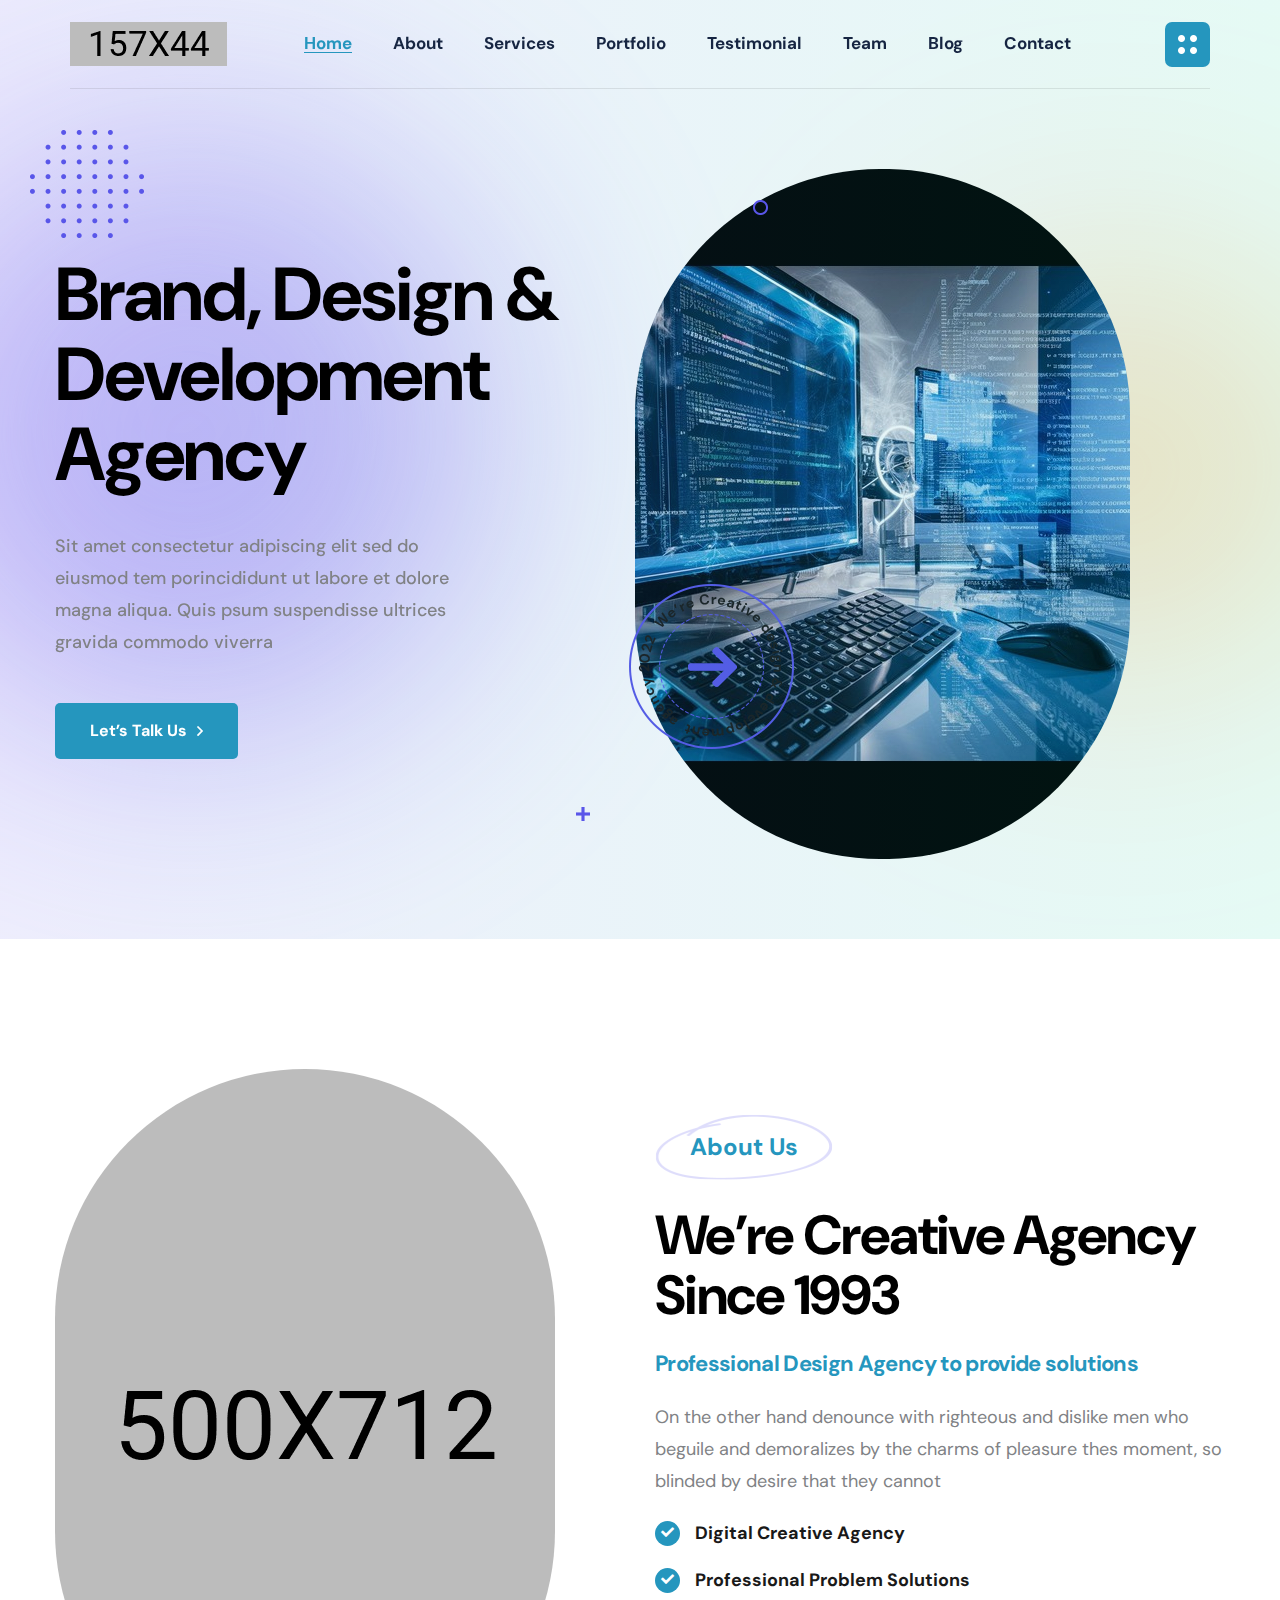
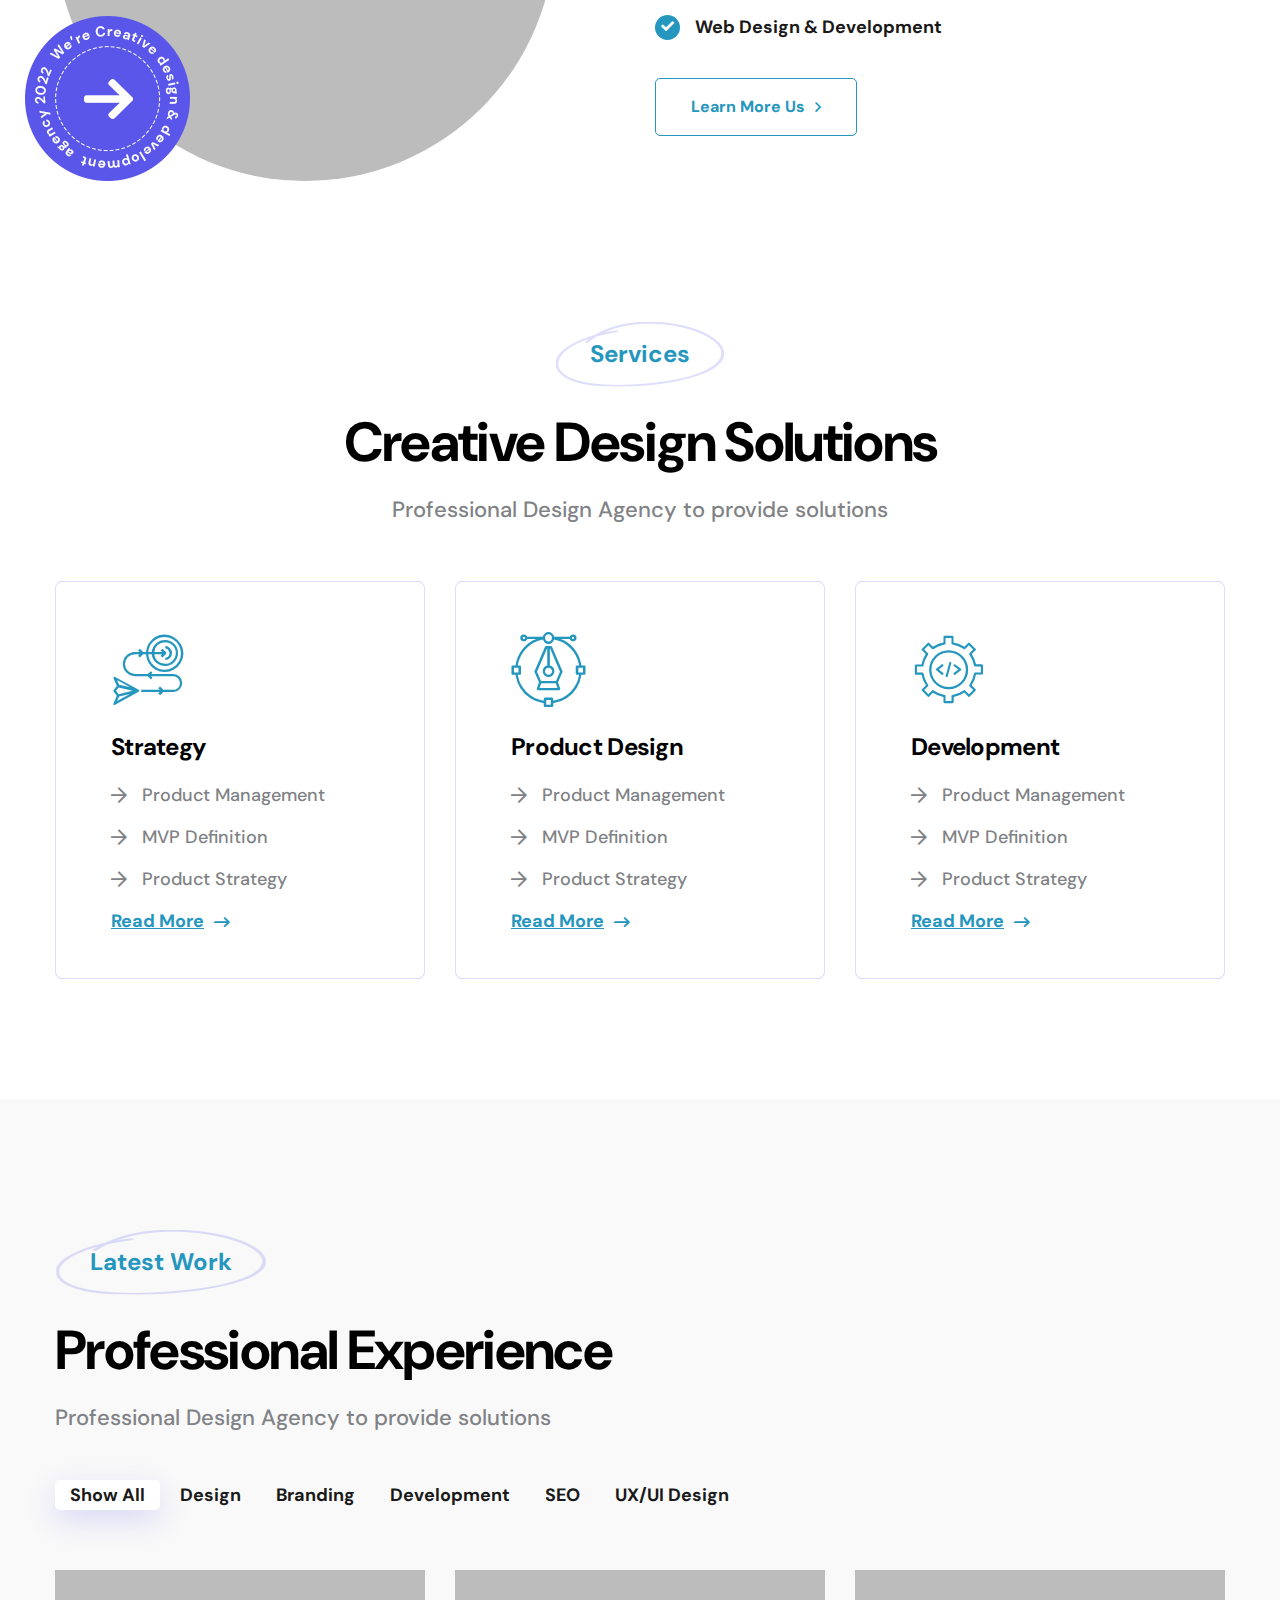
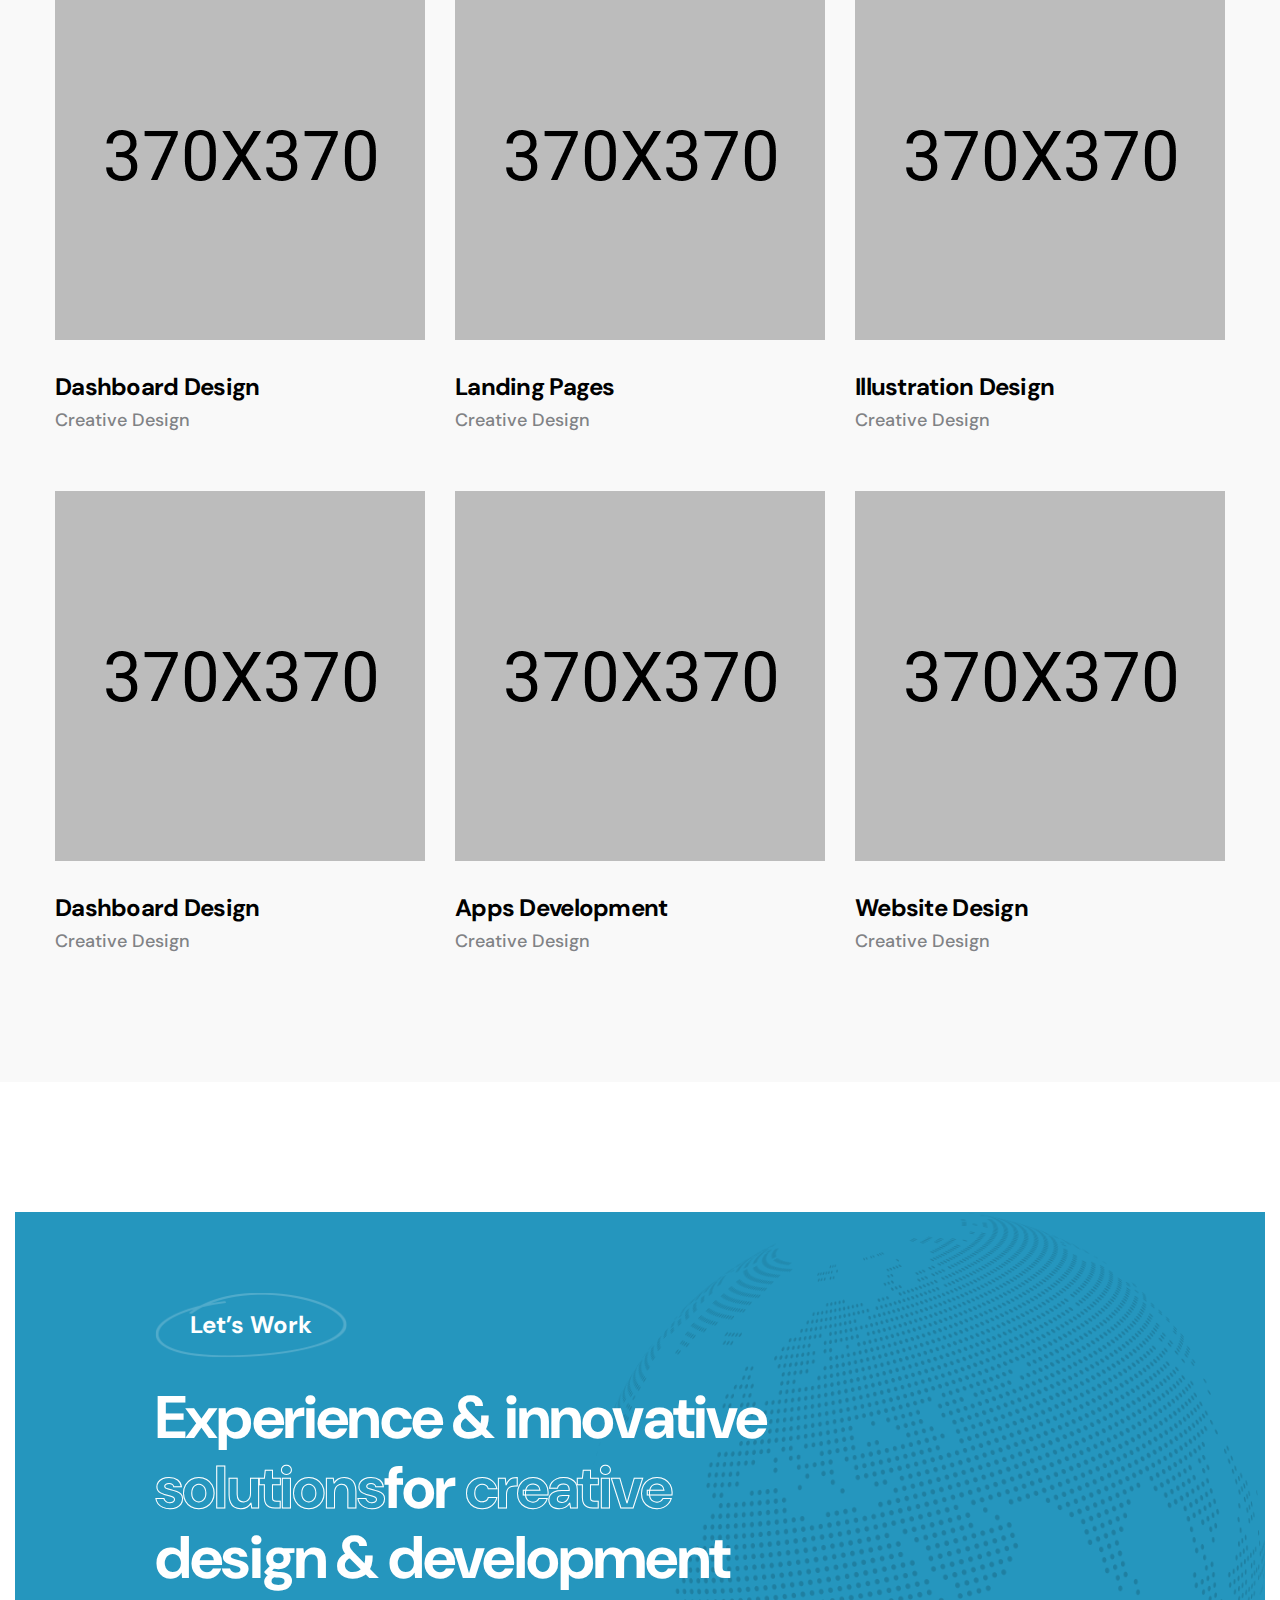
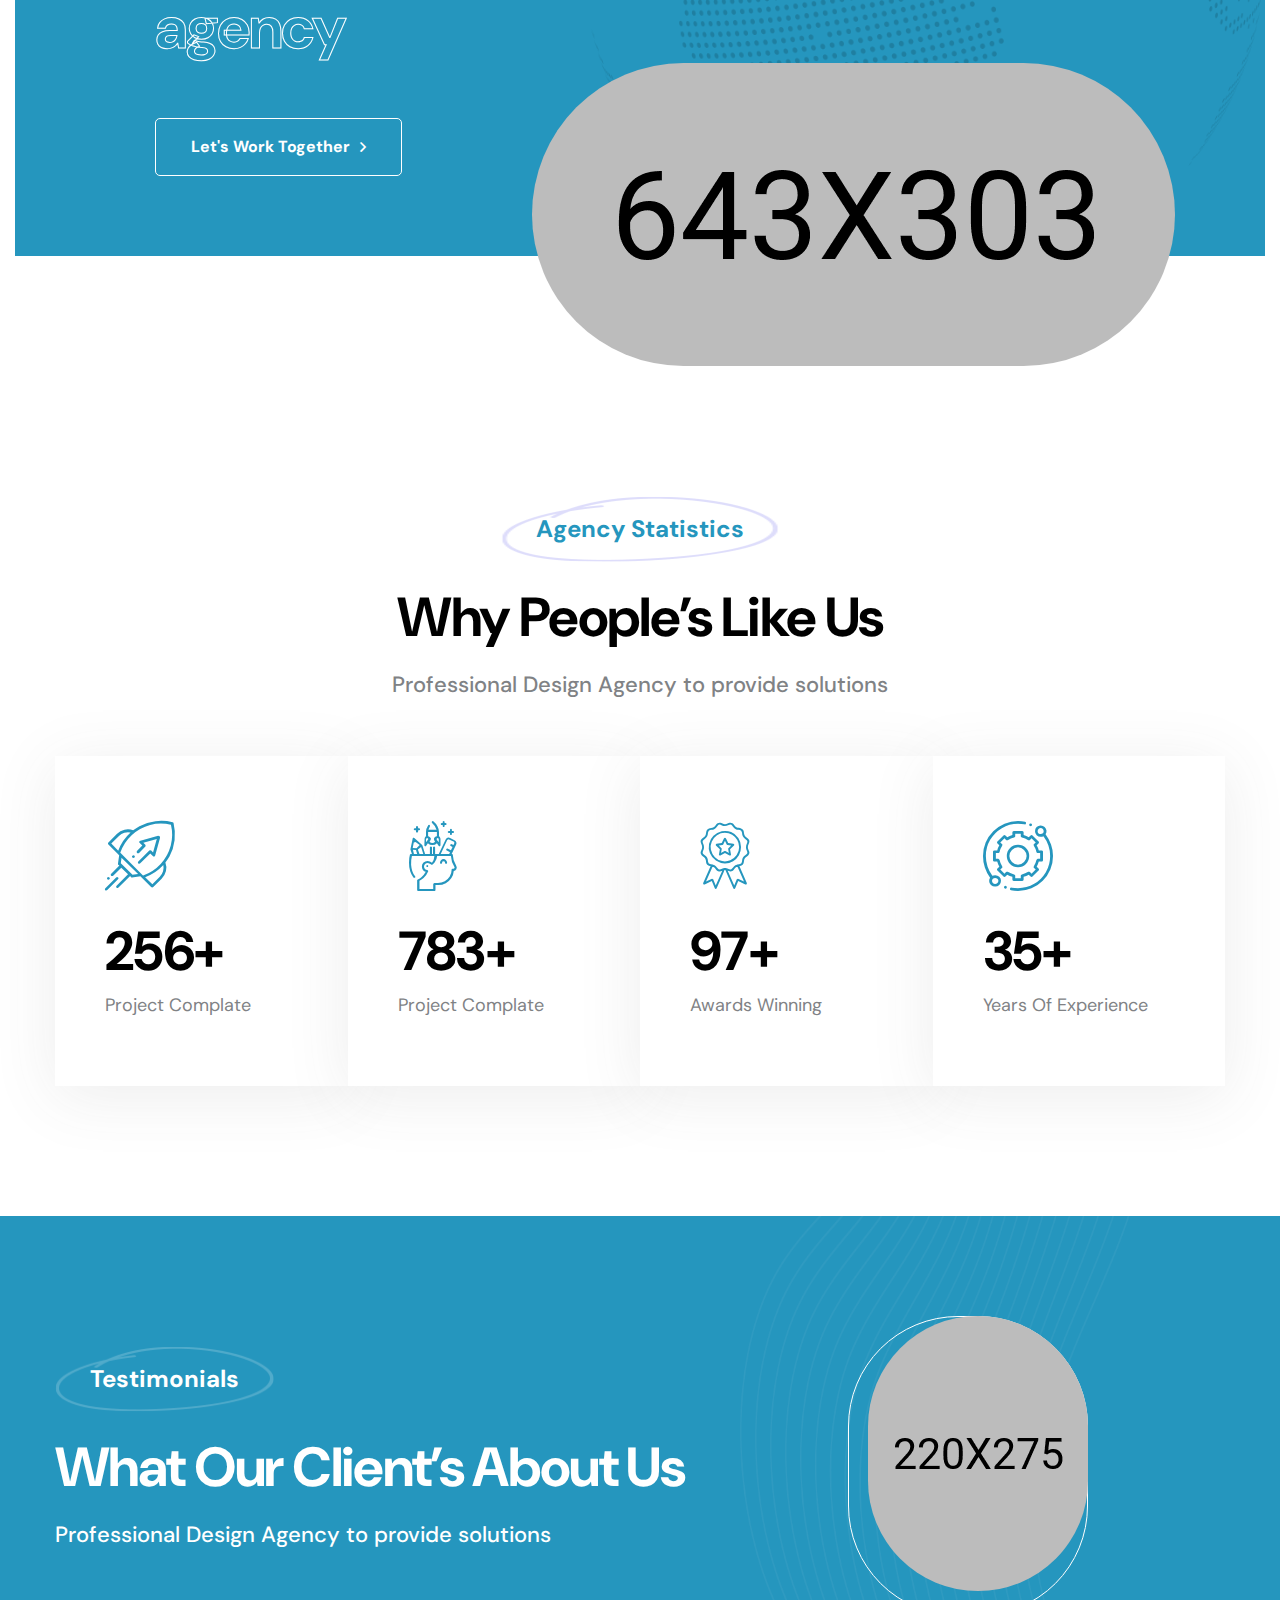
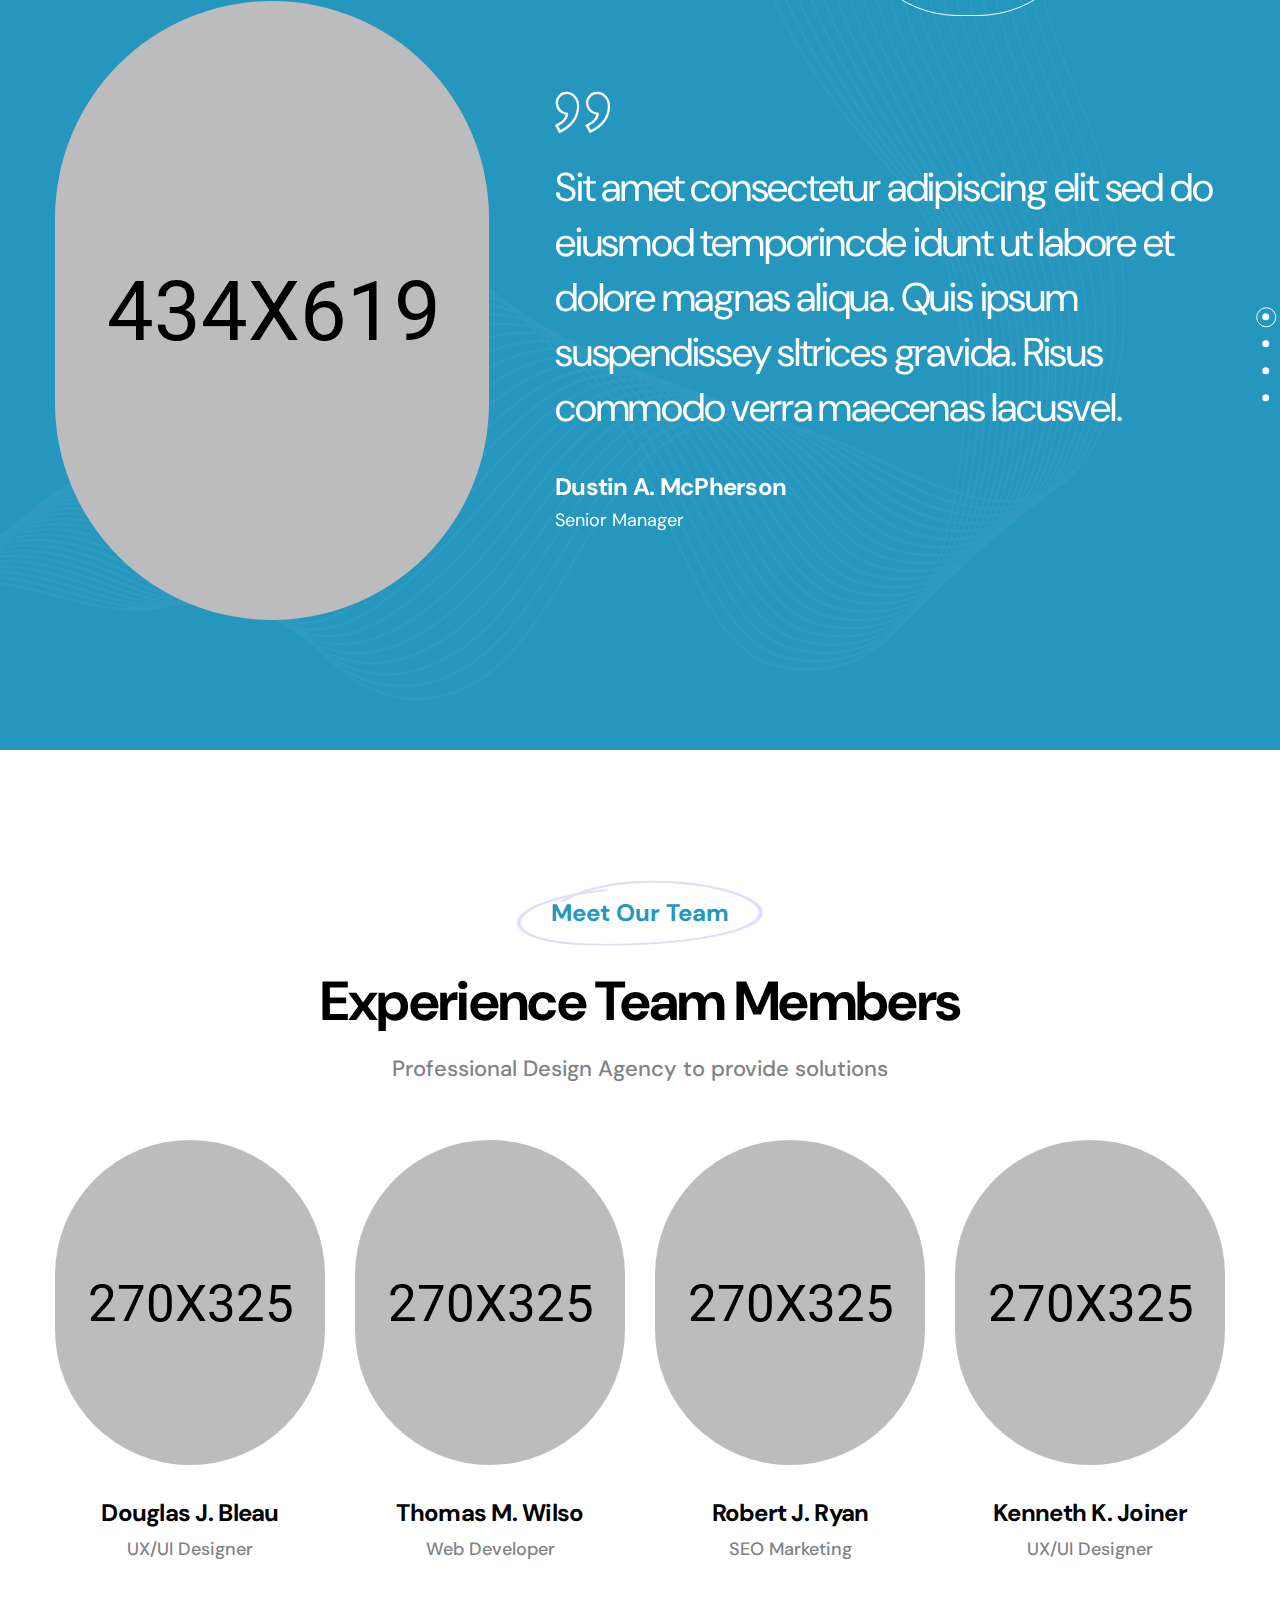
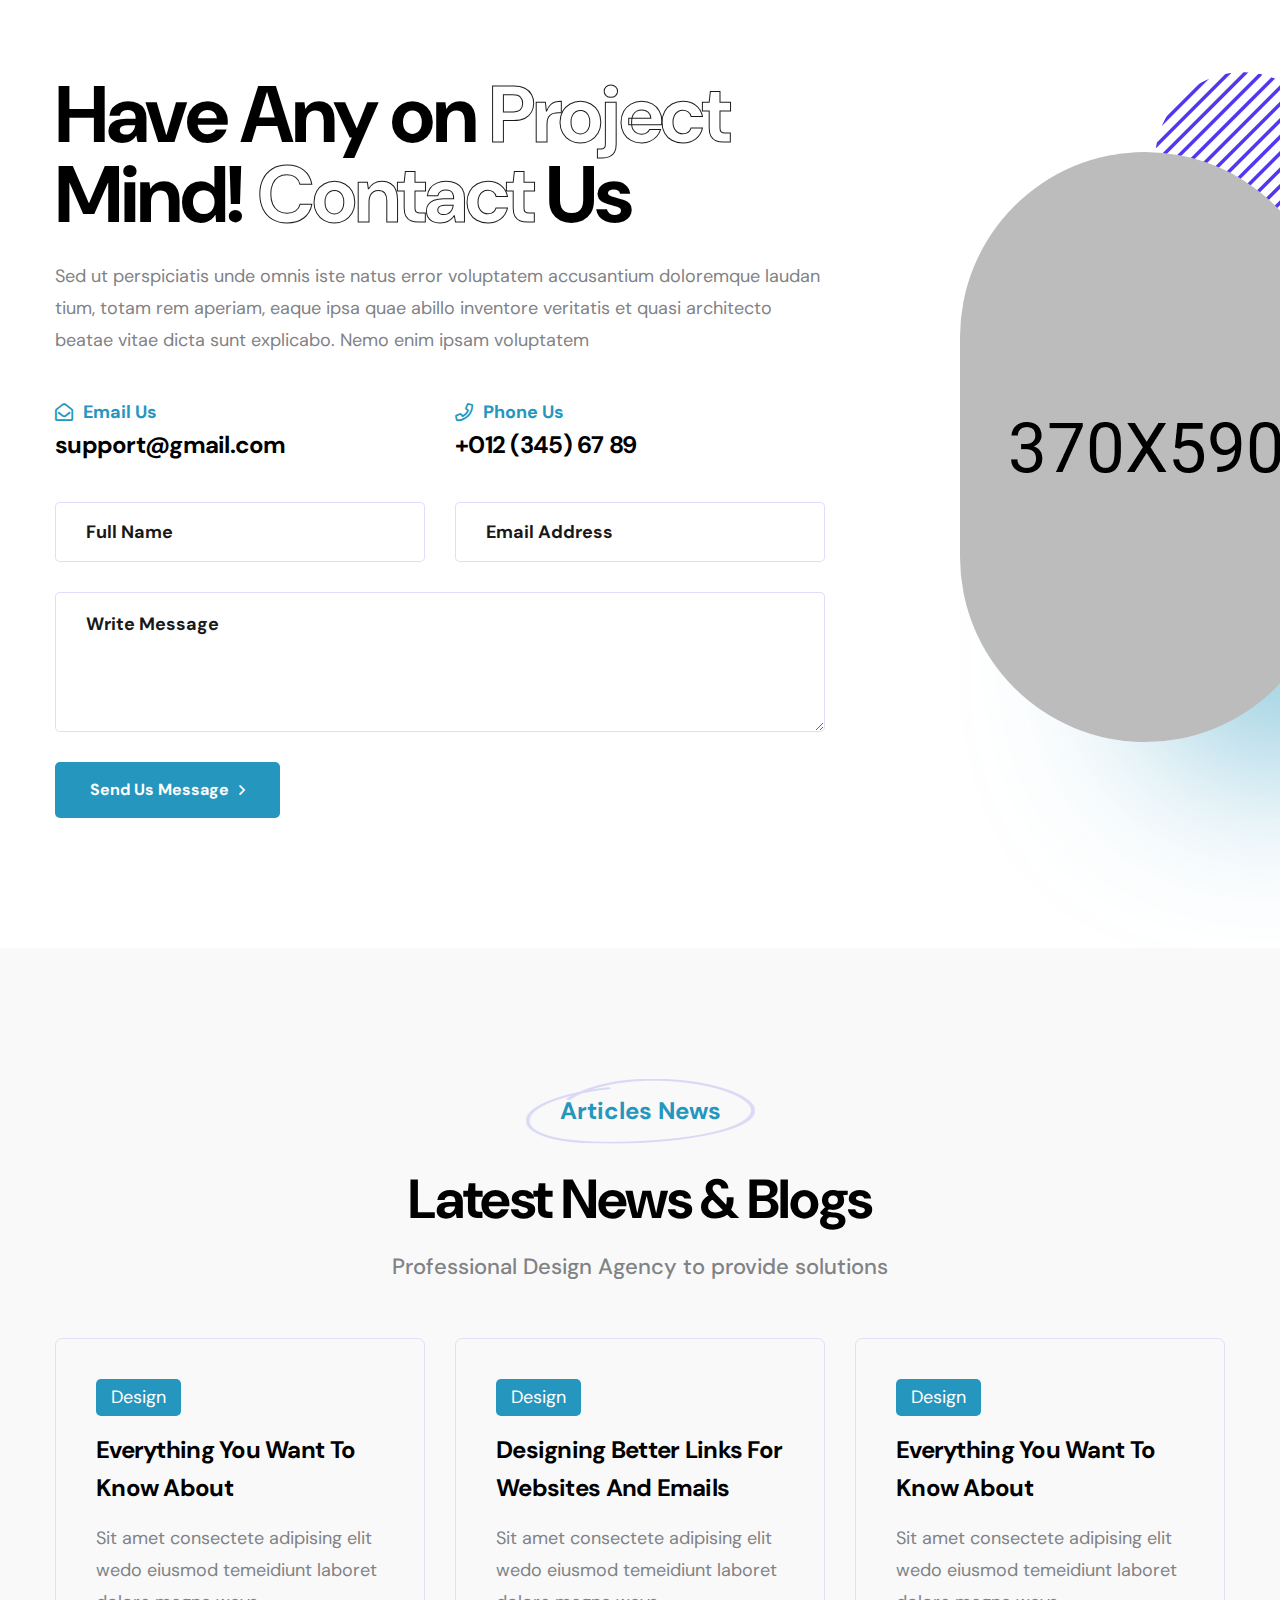
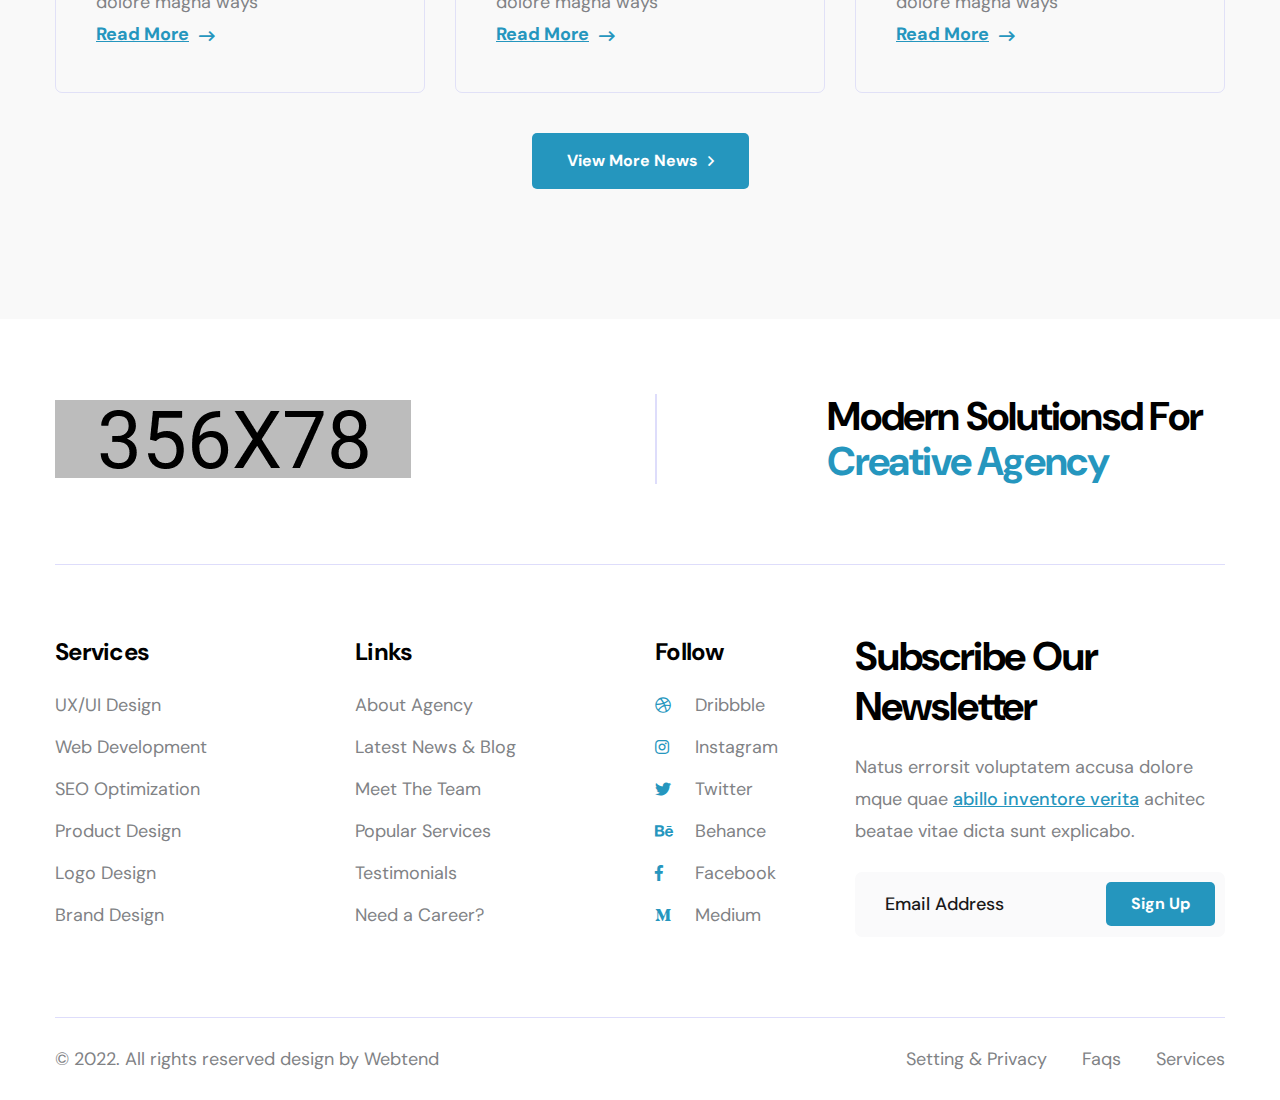
<file: onepage-index-1.html>
<!DOCTYPE html>
<html lang="en">
    <head>
        <!--====== Required meta tags ======-->
        <meta charset="utf-8">
        <meta http-equiv="x-ua-compatible" content="ie=edge">
        <meta name="description" content="">
        <meta name="viewport" content="width=device-width, initial-scale=1, shrink-to-fit=no">
        <!--====== Title ======-->
        <title>Pixlab - Creative Agency HTML Template</title>
        <!--====== Favicon Icon ======-->
        <link rel="shortcut icon" href="assets/images/favicon.ico" type="image/png">
        <!--====== Default css ======-->
        <link rel="stylesheet" href="assets/css/default.css">
        <!--====== Style css ======-->
        <link rel="stylesheet" href="assets/css/style.css">
        <!--====== Responsive css ======-->
        <link rel="stylesheet" href="assets/css/responsive.css">
    </head>
    <body data-spy="scroll" data-target=".main-menu">
        <!--====== Start Preloader ======-->
        <div class="preloader">
            <div class="loader">
                <div class="pre-shadow"></div>
                <div class="pre-box"></div>
            </div>
        </div>
        <!--====== End Preloader ======-->
        <!--====== offcanvas-panel ======-->
        <div class="offcanvas-panel">
            <div class="panel-overlay"></div>
            <div class="offcanvas-panel-inner">
                <div class="panel-logo">
                    <a href="index.html"><img src="assets/images/logo/logo-1.png" alt="Qempo"></a>
                </div>
                <div class="about-us">
                    <h5 class="panel-widget-title">About Us</h5>
                    <p>
                        Lorem, ipsum dolor sit amet consectetur adipisicing elit. Tempore ipsam alias quae cupiditate quas, neque eum magni impedit asperiores.
                    </p>
                </div>
                <div class="contact-us">
                    <h5 class="panel-widget-title">Contact Us</h5>
                    <ul>
                        <li>
                            <i class="fal fa-map-marker-alt"></i>
                            121 King St, Melbourne VIC 3000, Australia.
                        </li>
                        <li>
                            <i class="fal fa-envelope-open"></i>
                            <a href="mailto:hello@barky.com"> hello@barky.com</a>
                            <a href="mailto:info@barky.com">info@barky.com</a>
                        </li>
                        <li>
                            <i class="fal fa-phone"></i>
                            <a href="tel:(312)-895-9800">(312) 895-9800</a>
                            <a href="tel:(312)-895-9888">(312) 895-9888</a>
                        </li>
                    </ul>
                </div>
                <a href="#" class="panel-close"><i class="fal fa-times"></i></a>
            </div>
        </div><!--====== offcanvas-panel ======-->
        <!--====== Start Header Section ======-->
        <header class="theme-header transparent-header">
            <!-- header Navigation -->
            <div class="header-navigation navigation-style-v1">
                <div class="nav-overlay"></div>
                <div class="container-fluid">
                    <div class="primary-menu">
                        <div class="site-branding">
                            <a href="index.html" class="brand-logo"><img src="assets/images/logo/logo-1.png" alt="Site Logo"></a>
                        </div>
                        <div class="nav-menu">
                            <!-- Navbar Close -->
                            <div class="navbar-close"><i class="far fa-times"></i></div>
                            <!-- Nav Search -->
                            <div class="nav-search">
                                <form>
                                    <div class="form_group">
                                        <input type="email" class="form_control" placeholder="Search Here" name="email" required>
                                        <button class="search-btn"><i class="fas fa-search"></i></button>
                                    </div>
                                </form>
                            </div>
                            <!-- Main Menu -->
                            <nav class="main-menu">
                                <ul>
                                    <li class="menu-item"><a href="#home" class="page-scroll active nav-link">Home</a></li>
                                    <li class="menu-item"><a href="#about" class="page-scroll nav-link">About</a></li>
                                    <li class="menu-item"><a href="#services" class="page-scroll nav-link">Services</a></li>
                                    <li class="menu-item"><a href="#portfolio" class="page-scroll nav-link">Portfolio</a></li>
                                    <li class="menu-item "><a href="#testimonial" class="page-scroll nav-link">Testimonial</a></li>
                                    <li class="menu-item"><a href="#team" class="page-scroll nav-link">Team</a></li>
                                    <li class="menu-item"><a href="#blog" class="page-scroll nav-link">Blog</a></li>
                                    <li class="menu-item"><a href="#contact" class="page-scroll nav-link">Contact</a></li>
                                </ul>
                            </nav>
                        </div>
                        <div class="header-right-nav">
                            <ul>
                                <li class="bar-item"><a href="#"><img src="assets/images/dot.png" alt="dot"></a></li>
                                <li class="navbar-toggle-btn">
                                    <div class="navbar-toggler">
                                        <span></span>
                                        <span></span>
                                        <span></span>
                                    </div>
                                </li>
                            </ul>
                        </div>
                    </div>
                </div>
            </div>
        </header><!--====== End Header Section ======-->
        <!--====== Start Hero Section ======-->
        <section class="hero-banner-v1 position-relative" id="home">
            <div class="bg-one"></div>
            <div class="bg-two"></div>
            <div class="hero-img hero-img-one scene"><span data-depth=".5"><img src="assets/images/hero/hero-one-img-1.jpg" class="wow fadeInLeft" alt="hero image"></span></div>
            <div class="hero-img hero-img-two scene"><span data-depth=".2"><img src="assets/images/hero/hero-one-img-2.jpg" class="wow fadeInLeft" alt="hero image"></span></div>
            <div class="hero-img hero-img-three scene"><span data-depth=".3"><img src="assets/images/shape/circle-logo-1.png" class="wow fadeInLeft" alt="hero image"></span></div>
            <div class="shape shape-one scene"><span data-depth="1"><img src="assets/images/shape/shape-1.png" alt="shape"></span></div>
            <div class="shape shape-two scene"><span data-depth="2"><img src="assets/images/shape/shape-2.png" alt="shape"></span></div>
            <div class="shape shape-three scene"><span data-depth="3"><img src="assets/images/shape/shape-3.png" alt="shape"></span></div>
            <div class="container">
                <div class="row">
                    <div class="col-xl-8 col-lg-12">
                        <div class="hero-content">
                            <h1 class="wow fadeInUp" data-wow-delay=".5s">Brand, Design 
                                & Development
                                Agency</h1>
                            <p class="wow fadeInDown" data-wow-delay="1s">Sit amet consectetur adipiscing elit sed do eiusmod tem
                                porincididunt ut labore et dolore magna aliqua. Quis psum
                                suspendisse ultrices gravida commodo viverra</p>
                            <a href="contact.html" class="main-btn arrow-btn wow fadeInUp" data-wow-delay=".5s">Let’s Talk Us</a>
                        </div>
                    </div>
                </div>
            </div>
        </section><!--====== End Hero Section ======-->
        <!--====== Start About Section ======-->
        <section class="about-area about-area-v1 position-relative pt-130" id="about">
            <div class="container">
                <div class="row align-items-center">
                    <div class="col-lg-6">
                        <div class="img-holder-box mb-50">
                            <div class="img-holder wow fadeInLeft">
                                <img src="assets/images/about/about-1.jpg" alt="Image">
                            </div>
                            <div class="shape shape-one"><span class="animate-float-y"><img src="assets/images/shape/circle-logo-2.png" class="circle-logo" alt="circle logo"></span></div>
                        </div>
                    </div>
                    <div class="col-lg-6">
                        <div class="text-wrapper mb-50 wow fadeInRight">
                            <div class="section-title mb-15">
                                <span class="sub-title st-one">About Us</span>
                                <h2>We’re Creative 
                                    Agency Since 1993</h2>
                            </div>
                            <h4>Professional Design Agency to provide solutions</h4>
                            <p>On the other hand denounce with righteous and dislike men 
                                who beguile and demoralizes by the charms of pleasure thes moment, so blinded by desire that they cannot</p>
                            <ul class="list-style-one mb-35">
                                <li>Digital Creative Agency</li>
                                <li>Professional Problem Solutions</li>
                                <li>Web Design & Development</li>
                            </ul>
                            <a href="about.html" class="main-btn bordered-btn btn-blue arrow-btn">Learn More Us</a>
                        </div>
                    </div>
                </div>
            </div>
        </section>
        <!--====== End About Section ======-->
        <!--====== Start Service Section ======-->
        <section class="service-area pt-90 pb-80" id="services">
            <div class="container">
                <div class="row justify-content-center">
                    <div class="col-lg-8">
                        <div class="section-title text-center mb-55 wow fadeInUp">
                            <span class="sub-title st-one">Services</span>
                            <h2>Creative Design Solutions</h2>
                            <p>Professional Design Agency to provide solutions</p>
                        </div>
                    </div>
                </div>
                <div class="row justify-content-center">
                    <div class="col-lg-4 col-md-6 col-sm-12">
                        <div class="service-item service-style-one mb-40 wow fadeInDown" data-wow-delay=".3s">
                            <div class="icon">
                                <i class="flaticon-strategy"></i>
                            </div>
                            <div class="text">
                                <h3 class="title"><a href="service-details.html">Strategy</a></h3>
                                <ul class="list-style-two">
                                    <li>Product Management</li>
                                    <li>MVP Definition</li>
                                    <li>Product Strategy</li>
                                </ul>
                                <a href="service-details.html" class="btn-link">Read More</a>
                            </div>
                        </div>
                    </div>
                    <div class="col-lg-4 col-md-6 col-sm-12">
                        <div class="service-item service-style-one mb-40 wow fadeInDown" data-wow-delay=".5s">
                            <div class="icon">
                                <i class="flaticon-design"></i>
                            </div>
                            <div class="text">
                                <h3 class="title"><a href="service-details.html">Product Design</a></h3>
                                <ul class="list-style-two">
                                    <li>Product Management</li>
                                    <li>MVP Definition</li>
                                    <li>Product Strategy</li>
                                </ul>
                                <a href="service-details.html" class="btn-link">Read More</a>
                            </div>
                        </div>
                    </div>
                    <div class="col-lg-4 col-md-6 col-sm-12">
                        <div class="service-item service-style-one mb-40 wow fadeInDown" data-wow-delay=".7s">
                            <div class="icon">
                                <i class="flaticon-source-code"></i>
                            </div>
                            <div class="text">
                                <h3 class="title"><a href="service-details.html">Development</a></h3>
                                <ul class="list-style-two">
                                    <li>Product Management</li>
                                    <li>MVP Definition</li>
                                    <li>Product Strategy</li>
                                </ul>
                                <a href="service-details.html" class="btn-link">Read More</a>
                            </div>
                        </div>
                    </div>
                </div>
            </div>
        </section><!--====== End Service Section ======-->
        <!--====== Start Portfolio Section ======-->
        <section class="portfolio-area portfolio-area-v1 light-gray-bg pt-130 pb-70" id="portfolio">
            <div class="container">
                <div class="row">
                    <div class="col-lg-8">
                        <div class="section-title mb-45 wow fadeInUp">
                            <span class="sub-title st-one">Latest Work</span>
                            <h2>Professional Experience</h2>
                            <p>Professional Design Agency to provide solutions</p>
                        </div>
                    </div>
                </div>
                <div class="row">
                    <div class="col-lg-12">
                        <div class="portfolio-filter-button mb-50 wow fadeInLeft">
                            <ul class="filter-btn mb-20">
                                <li data-filter="*" class="active">Show All</li>
                                <li data-filter=".cat-1">Design</li>
                                <li data-filter=".cat-2">Branding</li>
                                <li data-filter=".cat-3">Development</li>
                                <li data-filter=".cat-4">SEO</li>
                                <li data-filter=".cat-5">UX/UI Design</li>
                            </ul>
                        </div>
                    </div>
                </div>
                <div class="row portfolio-grid">
                    <div class="col-lg-4 col-md-6 col-sm-12 cat-1 portfolio-column cat-3">
                        <div class="portfolio-item portfolio-style-one mb-55 wow fadeInUp" data-wow-delay=".1s">
                            <div class="img-holder">
                                <img src="assets/images/portfolio/img-1.jpg" alt="Img">
                                <a href="assets/images/portfolio/img-1.jpg" class="portfolio-hover img-popup">
                                    <div class="hover-content">
                                        <i class="far fa-plus"></i>
                                    </div>
                                </a>
                            </div>
                            <div class="text">
                                <h3 class="title"><a href="project-details.html">Dashboard Design</a></h3>
                                <a href="projects.html" class="cat-link">Creative Design</a>
                            </div>
                        </div>
                    </div>
                    <div class="col-lg-4 col-md-6 col-sm-12 portfolio-column cat-2 cat-4">
                        <div class="portfolio-item portfolio-style-one mb-55 wow fadeInUp" data-wow-delay=".2s">
                            <div class="img-holder">
                                <img src="assets/images/portfolio/img-2.jpg" alt="Img">
                                <a href="assets/images/portfolio/img-2.jpg" class="portfolio-hover img-popup">
                                    <div class="hover-content">
                                        <i class="far fa-plus"></i>
                                    </div>
                                </a>
                            </div>
                            <div class="text">
                                <h3 class="title"><a href="project-details.html">Landing Pages</a></h3>
                                <a href="projects.html" class="cat-link">Creative Design</a>
                            </div>
                        </div>
                    </div>
                    <div class="col-lg-4 col-md-6 col-sm-12 portfolio-column cat-3 cat-4">
                        <div class="portfolio-item portfolio-style-one mb-55 wow fadeInUp" data-wow-delay=".3s">
                            <div class="img-holder">
                                <img src="assets/images/portfolio/img-3.jpg" alt="Img">
                                <a href="assets/images/portfolio/img-3.jpg" class="portfolio-hover img-popup">
                                    <div class="hover-content">
                                        <i class="far fa-plus"></i>
                                    </div>
                                </a>
                            </div>
                            <div class="text">
                                <h3 class="title"><a href="project-details.html">Illustration Design</a></h3>
                                <a href="projects.html" class="cat-link">Creative Design</a>
                            </div>
                        </div>
                    </div>
                    <div class="col-lg-4 col-md-6 col-sm-12 portfolio-column cat-4 cat-3">
                        <div class="portfolio-item portfolio-style-one mb-55 wow fadeInUp" data-wow-delay=".4s">
                            <div class="img-holder">
                                <img src="assets/images/portfolio/img-4.jpg" alt="Img">
                                <a href="assets/images/portfolio/img-4.jpg" class="portfolio-hover img-popup">
                                    <div class="hover-content">
                                        <i class="far fa-plus"></i>
                                    </div>
                                </a>
                            </div>
                            <div class="text">
                                <h3 class="title"><a href="project-details.html">Dashboard Design</a></h3>
                                <a href="projects.html" class="cat-link">Creative Design</a>
                            </div>
                        </div>
                    </div>
                    <div class="col-lg-4 col-md-6 col-sm-12 portfolio-column cat-5 cat-1">
                        <div class="portfolio-item portfolio-style-one mb-55 wow fadeInUp" data-wow-delay=".5s">
                            <div class="img-holder">
                                <img src="assets/images/portfolio/img-5.jpg" alt="Img">
                                <a href="assets/images/portfolio/img-5.jpg" class="portfolio-hover img-popup">
                                    <div class="hover-content">
                                        <i class="far fa-plus"></i>
                                    </div>
                                </a>
                            </div>
                            <div class="text">
                                <h3 class="title"><a href="project-details.html">Apps Development</a></h3>
                                <a href="projects.html" class="cat-link">Creative Design</a>
                            </div>
                        </div>
                    </div>
                    <div class="col-lg-4 col-md-6 col-sm-12 portfolio-column cat-4 cat-2">
                        <div class="portfolio-item portfolio-style-one mb-55 wow fadeInUp" data-wow-delay=".6s">
                            <div class="img-holder">
                                <img src="assets/images/portfolio/img-6.jpg" alt="Img">
                                <a href="assets/images/portfolio/img-6.jpg" class="portfolio-hover img-popup">
                                    <div class="hover-content">
                                        <i class="far fa-plus"></i>
                                    </div>
                                </a>
                            </div>
                            <div class="text">
                                <h3 class="title"><a href="project-details.html">Website Design</a></h3>
                                <a href="projects.html" class="cat-link">Creative Design</a>
                            </div>
                        </div>
                    </div>
                </div>
            </div>
        </section><!--====== End Portfolio Section ======-->
        <!--====== Start CTA Section ======-->
        <section class="cta-area cta-area-v1 pt-130">
            <div class="container-1450">
                <div class="cta-wrapper dark-blue-bg">
                    <div class="cta-img wow fadeInDown "><img src="assets/images/cta/img-1.jpg" alt=""></div>
                    <div class="row">
                        <div class="col-xl-8 col-lg-12">
                            <div class="text-wrapper wow fadeInUp">
                                <div class="section-title section-title-white mb-55">
                                    <span class="sub-title st-one">Let’s Work</span>
                                    <h2>Experience & innovative <span class="fill-text">solutions</span>for <span class="fill-text">creative</span> design & development <span class="fill-text">agency</span></h2>
                                </div>
                                <a href="contact.html" class="main-btn bordered-btn btn-white arrow-btn">Let's Work Together</a>
                            </div>
                        </div>
                    </div>
                </div>
            </div>
        </section>
        <!--====== End CTA Section ======-->
        <!--====== Start Counter Section ======-->
        <section class="counter-area counter-area-v1 pt-240 pb-90">
            <div class="container">
                <div class="row justify-content-center">
                    <div class="col-lg-6">
                        <div class="section-title text-center mb-55 wow fadeInUp">
                            <span class="sub-title st-one">Agency Statistics</span>
                            <h2>Why People’s Like Us</h2>
                            <p>Professional Design Agency to provide solutions</p>
                        </div>
                    </div>
                </div>
                <div class="row no-gutters">
                    <div class="col-lg-3 col-md-6 col-sm-12">
                        <div class="counter-item mb-40 wow fadeInUp" data-wow-delay=".2s">
                            <div class="icon">
                                <i class="flaticon-start-up"></i>
                            </div>
                            <div class="text">
                                <h2 class="number"><span>256</span>+</h2>
                                <p>Project Complate</p>
                            </div>
                        </div>
                    </div>
                    <div class="col-lg-3 col-md-6 col-sm-12">
                        <div class="counter-item mb-40 wow fadeInUp" data-wow-delay=".3s">
                            <div class="icon">
                                <i class="flaticon-creativity"></i>
                            </div>
                            <div class="text">
                                <h2 class="number"><span>783</span>+</h2>
                                <p>Project Complate</p>
                            </div>
                        </div>
                    </div>
                    <div class="col-lg-3 col-md-6 col-sm-12">
                        <div class="counter-item mb-40 wow fadeInUp" data-wow-delay=".4s">
                            <div class="icon">
                                <i class="flaticon-medal"></i>
                            </div>
                            <div class="text">
                                <h2 class="number"><span>97</span>+</h2>
                                <p>Awards Winning</p>
                            </div>
                        </div>
                    </div>
                    <div class="col-lg-3 col-md-6 col-sm-12">
                        <div class="counter-item mb-40 wow fadeInUp" data-wow-delay=".5s">
                            <div class="icon">
                                <i class="flaticon-technical-support"></i>
                            </div>
                            <div class="text">
                                <h2 class="number"><span>35</span>+</h2>
                                <p>Years Of Experience</p>
                            </div>
                        </div>
                    </div>
                </div>
            </div>
        </section><!--====== End Counter Section ======-->
        <!--====== Start Testimonial Section ======-->
        <section class="testimonial-area testimonial-area-v1 dark-blue-bg pattern-bg pt-130 pb-80" id="testimonial">
            <div class="shape-img wow fadeInRight animate-float-y"><span><img src="assets/images/testimonial/img-3.jpg" alt=""></span></div>
            <div class="container">
                <div class="row">
                    <div class="col-lg-8">
                        <div class="section-title section-title-white mb-50 wow fadeInLeft">
                            <span class="sub-title st-one">Testimonials</span>
                            <h2>What Our Client’s About Us</h2>
                            <p>Professional Design Agency to provide solutions</p>
                        </div>
                    </div>
                </div>
                <div class="row align-items-center">
                    <div class="col-lg-5">
                        <div class="img-holder mb-50 wow fadeInLeft">
                            <img src="assets/images/testimonial/img-1.jpg" alt="">
                        </div>
                    </div>
                    <div class="col-lg-7">
                        <div class="testimonial-slider-one mb-50 wow fadeInRight">
                            <div class="testimonial-item">
                                <div class="testimonial-content">
                                    <i class="flaticon-quotation"></i>
                                    <h3>Sit amet consectetur adipiscing
                                        elit sed do eiusmod temporincde
                                        idunt ut labore et dolore magnas aliqua. Quis ipsum suspendissey 
                                        sltrices gravida. Risus commodo verra maecenas lacusvel. </h3>
                                    <div class="author-title">
                                        <h4>Dustin A. McPherson</h4>
                                        <p class="position">Senior  Manager</p>
                                    </div>
                                </div>
                            </div>
                            <div class="testimonial-item">
                                <div class="testimonial-content">
                                    <i class="flaticon-quotation"></i>
                                    <h3>Sit amet consectetur adipiscing
                                        elit sed do eiusmod temporincde
                                        idunt ut labore et dolore magnas aliqua. Quis ipsum suspendissey 
                                        sltrices gravida. Risus commodo verra maecenas lacusvel. </h3>
                                    <div class="author-title">
                                        <h4>Dustin A. McPherson</h4>
                                        <p class="position">Senior  Manager</p>
                                    </div>
                                </div>
                            </div>
                            <div class="testimonial-item">
                                <div class="testimonial-content">
                                    <i class="flaticon-quotation"></i>
                                    <h3>Sit amet consectetur adipiscing
                                        elit sed do eiusmod temporincde
                                        idunt ut labore et dolore magnas aliqua. Quis ipsum suspendissey 
                                        sltrices gravida. Risus commodo verra maecenas lacusvel. </h3>
                                    <div class="author-title">
                                        <h4>Dustin A. McPherson</h4>
                                        <p class="position">Senior  Manager</p>
                                    </div>
                                </div>
                            </div>
                            <div class="testimonial-item">
                                <div class="testimonial-content">
                                    <i class="flaticon-quotation"></i>
                                    <h3>Sit amet consectetur adipiscing
                                        elit sed do eiusmod temporincde
                                        idunt ut labore et dolore magnas aliqua. Quis ipsum suspendissey 
                                        sltrices gravida. Risus commodo verra maecenas lacusvel. </h3>
                                    <div class="author-title">
                                        <h4>Dustin A. McPherson</h4>
                                        <p class="position">Senior  Manager</p>
                                    </div>
                                </div>
                            </div>
                        </div>
                    </div>
                </div>
            </div>
        </section>
        <!--====== End Testimonial Section ======-->
        <!--====== Start Team Section ======-->
        <section class="team-area team-area-v1 pt-130" id="team">
            <div class="container">
                <div class="row justify-content-center">
                    <div class="col-lg-8">
                        <div class="section-title text-center mb-55 wow fadeInUp">
                            <span class="sub-title st-one">Meet Our Team</span>
                            <h2>Experience Team Members</h2>
                            <p>Professional Design Agency to provide solutions</p>
                        </div>
                    </div>
                </div>
                <div class="row">
                    <div class="col-lg-3 col-md-6 col-sm-12">
                        <div class="team-item mb-40 wow fadeInUp" data-wow-delay=".2s">
                            <div class="img-holder">
                                <img src="assets/images/team/img-1.jpg" alt="Team Image">
                                <div class="team-hover">
                                    <ul class="social-link">
                                        <li><a href="#"><i class="fab fa-facebook-f"></i></a></li>
                                        <li><a href="#"><i class="fab fa-dribbble"></i></a></li>
                                        <li><a href="#"><i class="fab fa-twitter"></i></a></li>
                                    </ul>
                                </div>
                            </div>
                            <div class="text text-center">
                                <h4 class="title"><a href="team-details.html">Douglas J. Bleau</a></h4>
                                <p class="position">UX/UI Designer</p>
                            </div>
                        </div>
                    </div>
                    <div class="col-lg-3 col-md-6 col-sm-12">
                        <div class="team-item mb-40 wow fadeInUp" data-wow-delay=".3s">
                            <div class="img-holder">
                                <img src="assets/images/team/img-2.jpg" alt="Team Image">
                                <div class="team-hover">
                                    <ul class="social-link">
                                        <li><a href="#"><i class="fab fa-facebook-f"></i></a></li>
                                        <li><a href="#"><i class="fab fa-dribbble"></i></a></li>
                                        <li><a href="#"><i class="fab fa-twitter"></i></a></li>
                                    </ul>
                                </div>
                            </div>
                            <div class="text text-center">
                                <h4 class="title"><a href="team-details.html">Thomas M. Wilso</a></h4>
                                <p class="position">Web Developer</p>
                            </div>
                        </div>
                    </div>
                    <div class="col-lg-3 col-md-6 col-sm-12">
                        <div class="team-item mb-40 wow fadeInUp" data-wow-delay=".4s">
                            <div class="img-holder">
                                <img src="assets/images/team/img-3.jpg" alt="Team Image">
                                <div class="team-hover">
                                    <ul class="social-link">
                                        <li><a href="#"><i class="fab fa-facebook-f"></i></a></li>
                                        <li><a href="#"><i class="fab fa-dribbble"></i></a></li>
                                        <li><a href="#"><i class="fab fa-twitter"></i></a></li>
                                    </ul>
                                </div>
                            </div>
                            <div class="text text-center">
                                <h4 class="title"><a href="team-details.html">Robert J. Ryan</a></h4>
                                <p class="position">SEO Marketing</p>
                            </div>
                        </div>
                    </div>
                    <div class="col-lg-3 col-md-6 col-sm-12">
                        <div class="team-item mb-40 wow fadeInUp" data-wow-delay=".5s">
                            <div class="img-holder">
                                <img src="assets/images/team/img-4.jpg" alt="Team Image">
                                <div class="team-hover">
                                    <ul class="social-link">
                                        <li><a href="#"><i class="fab fa-facebook-f"></i></a></li>
                                        <li><a href="#"><i class="fab fa-dribbble"></i></a></li>
                                        <li><a href="#"><i class="fab fa-twitter"></i></a></li>
                                    </ul>
                                </div>
                            </div>
                            <div class="text text-center">
                                <h4 class="title"><a href="team-details.html">Kenneth K. Joiner</a></h4>
                                <p class="position">UX/UI Designer</p>
                            </div>
                        </div>
                    </div>
                </div>
            </div>
        </section>
        <!--====== End Team Section ======-->
        <!--====== Start Contact Section ======-->
        <section class="contact-area contact-area-v1 pt-70 pb-80" id="contact">
            <div class="container">
                <div class="row align-items-center">
                    <div class="col-lg-8">
                        <div class="text-wrapper mb-50 wow fadeInLeft">
                            <h2>Have Any on <span class="fill-text">Project</span>
                                Mind! <span class="fill-text">Contact</span> Us</h2>
                            <p>Sed ut perspiciatis unde omnis iste natus error voluptatem accusantium doloremque laudan
                                tium, totam rem aperiam, eaque ipsa quae abillo <span>inventore veritatis</span> et quasi architecto beatae vitae dicta sunt explicabo. Nemo enim ipsam voluptatem</p>
                            <div class="row">
                                <div class="col-md-6 col-sm-12">
                                    <div class="information-style-one mb-40">
                                        <div class="icon">
                                            <span><i class="far fa-envelope-open"></i>Email Us</span>
                                        </div>
                                        <div class="info">
                                            <h4><a href="mailto:support@gmail.com">support@gmail.com</a></h4>
                                        </div>
                                    </div>
                                </div>
                                <div class="col-md-6 col-sm-12">
                                    <div class="information-style-one mb-40">
                                        <div class="icon">
                                            <span><i class="far fa-phone"></i>Phone Us</span>
                                        </div>
                                        <div class="info">
                                            <h4><a href="tel:+0123456789">+012 (345) 67 89</a></h4>
                                        </div>
                                    </div>
                                </div>
                            </div>
                            <div class="contact-form">
                                <form>
                                    <div class="row">
                                        <div class="col-lg-6">
                                            <div class="form_group">
                                                <input type="text" class="form_control" placeholder="Full Name" name="name" required>
                                            </div>
                                        </div>
                                        <div class="col-lg-6">
                                            <div class="form_group">
                                                <input type="email" class="form_control" placeholder="Email Address" name="email" required>
                                            </div>
                                        </div>
                                        <div class="col-lg-12">
                                            <div class="form_group">
                                                <textarea class="form_control" placeholder="Write Message" name="message"></textarea>
                                            </div>
                                        </div>
                                        <div class="col-lg-12">
                                            <div class="form_group">
                                                <button class="main-btn arrow-btn">Send Us Message</button>
                                            </div>
                                        </div>
                                    </div>
                                </form>
                            </div>
                        </div>
                    </div>
                    <div class="col-lg-4">
                        <div class="img-holder mb-50 wow fadeInRight">
                            <div class="shape shape-icon-one scene"><span data-depth="1"><img src="assets/images/shape/shape-4.png" alt=""></span></div>
                            <div class="shape shape-icon-two"><span></span></div>
                            <img src="assets/images/contact/contact-1.jpg" alt="Contact Image">
                        </div>
                    </div>
                </div>
            </div>
        </section>
        <!--====== End Contact Section ======-->
        <!--====== Start Blog Section ======-->
        <section class="blog-area blog-area-v1 light-gray-bg pt-130 pb-130" id="blog">
            <div class="container">
                <div class="row justify-content-center">
                    <div class="col-lg-6">
                        <div class="section-title text-center mb-55 wow fadeInUp" data-wow-delay=".2s">
                            <span class="sub-title st-one">Articles News</span>
                            <h2>Latest News & Blogs</h2>
                            <p>Professional Design Agency to provide solutions</p>
                        </div>
                    </div>
                </div>
                <div class="row">
                    <div class="col-lg-4 col-md-6 col-sm-12">
                        <div class="blog-post-item mb-40 wow fadeInUp" data-wow-delay=".25s">
                            <div class="entry-content">
                                <a href="#" class="cat-btn">Design</a>
                                <h3 class="title"><a href="blog-details.html">Everything You Want To Know About</a></h3>
                                <p>Sit amet consectete adipising elit 
                                    wedo eiusmod temeidiunt laboret dolore magna ways</p>
                                <a href="blog-details.html" class="btn-link">Read More</a>
                            </div>
                        </div>
                    </div>
                    <div class="col-lg-4 col-md-6 col-sm-12">
                        <div class="blog-post-item mb-40 wow fadeInUp" data-wow-delay=".30s">
                            <div class="entry-content">
                                <a href="#" class="cat-btn">Design</a>
                                <h3 class="title"><a href="blog-details.html">Designing Better Links For Websites And Emails</a></h3>
                                <p>Sit amet consectete adipising elit 
                                    wedo eiusmod temeidiunt laboret dolore magna ways</p>
                                <a href="blog-details.html" class="btn-link">Read More</a>
                            </div>
                        </div>
                    </div>
                    <div class="col-lg-4 col-md-6 col-sm-12">
                        <div class="blog-post-item mb-40 wow fadeInUp" data-wow-delay=".35s">
                            <div class="entry-content">
                                <a href="#" class="cat-btn">Design</a>
                                <h3 class="title"><a href="blog-details.html">Everything You Want To Know About</a></h3>
                                <p>Sit amet consectete adipising elit 
                                    wedo eiusmod temeidiunt laboret dolore magna ways</p>
                                <a href="blog-details.html" class="btn-link">Read More</a>
                            </div>
                        </div>
                    </div>
                </div>
                <div class="row">
                    <div class="col-lg-12">
                        <div class="button-box text-center wow fadeInUp">
                            <a href="blogs.html" class="main-btn arrow-btn">View More News</a>
                        </div>
                    </div>
                </div>
            </div>
        </section>
        <!--====== End Blog Section ======-->
        <!--====== Start Footer ======-->
        <footer class="footer-area">
            <div class="container">
                <div class="footer-top pt-75 pb-40">
                    <div class="row align-items-center">
                        <div class="col-md-6">
                            <div class="footer-logo mb-40 wow fadeInLeft">
                                <img src="assets/images/logo/footer-logo-1.png" alt="Brand Logo">
                            </div>
                        </div>
                        <div class="col-md-6">
                            <div class="text-wrapper mb-40 wow fadeInRight">
                                <h3>Modern Solutionsd For 
                                    <span class="blue-dark">Creative Agency</span></h3>
                            </div>
                        </div>
                    </div>
                </div>
                <div class="footer-widget pt-70 pb-40">
                    <div class="row">
                        <div class="col-lg-3 col-md-6 col-sm-12">
                            <div class="widget footer-nav-widget mb-40 wow fadeInUp" data-wow-delay=".15s">
                                <h4 class="widget-title">Services</h4>
                                <ul class="widget-nav">
                                    <li><a href="services.html">UX/UI Design</a></li>
                                    <li><a href="services.html">Web Development</a></li>
                                    <li><a href="services.html">SEO Optimization</a></li>
                                    <li><a href="services.html">Product Design</a></li>
                                    <li><a href="services.html">Logo Design</a></li>
                                    <li><a href="services.html">Brand Design</a></li>
                                </ul>
                            </div>
                        </div>
                        <div class="col-lg-3 col-md-6 col-sm-12">
                            <div class="widget footer-nav-widget mb-40 wow fadeInUp" data-wow-delay=".20s">
                                <h4 class="widget-title">Links</h4>
                                <ul class="widget-nav">
                                    <li><a href="services.html">About Agency</a></li>
                                    <li><a href="services.html">Latest News & Blog</a></li>
                                    <li><a href="services.html">Meet The Team</a></li>
                                    <li><a href="services.html">Popular Services</a></li>
                                    <li><a href="services.html">Testimonials</a></li>
                                    <li><a href="services.html">Need a Career?</a></li>
                                </ul>
                            </div>
                        </div>
                        <div class="col-lg-2 col-md-6 col-sm-12">
                            <div class="widget social-widget mb-40 wow fadeInUp" data-wow-delay=".25s">
                                <h4 class="widget-title">Follow</h4>
                                <ul class="social-nav">
                                    <li><a href="#"><i class="fab fa-dribbble"></i>Dribbble</a></li>
                                    <li><a href="#"><i class="fab fa-instagram"></i>Instagram</a></li>
                                    <li><a href="#"><i class="fab fa-twitter"></i>Twitter</a></li>
                                    <li><a href="#"><i class="fab fa-behance"></i>Behance</a></li>
                                    <li><a href="#"><i class="fab fa-facebook-f"></i>Facebook</a></li>
                                    <li><a href="#"><i class="fab fa-medium-m"></i>Medium</a></li>
                                </ul>
                            </div>
                        </div>
                        <div class="col-lg-4 col-md-6 col-sm-12">
                            <div class="widget newsletter-widget mb-40 wow fadeInUp" data-wow-delay=".30s">
                                <div class="newsletter-content">
                                    <h3>Subscribe Our 
                                        Newsletter</h3>
                                    <p>Natus errorsit voluptatem accusa dolore
                                        mque quae <a href="#">abillo inventore verita</a> achitec 
                                        beatae vitae dicta sunt explicabo.</p>
                                    <form>
                                        <div class="form_group">
                                            <input type="email" class="form_control" placeholder="Email Address" name="email" required>
                                            <button class="main-btn">Sign Up</button>
                                        </div>
                                    </form>
                                </div>
                            </div>
                        </div>
                    </div>
                </div>
                <div class="footer-copyright">
                    <div class="row">
                        <div class="col-lg-6">
                            <div class="copyright-text">
                                <p>&copy; 2022. All rights reserved design by Webtend</p>
                            </div>
                        </div>
                        <div class="col-lg-6">
                            <div class="footer-nav float-lg-right">
                                <ul>
                                    <li><a href="service-details.html">Setting & Privacy </a></li>
                                    <li><a href="service-details.html">Faqs</a></li>
                                    <li><a href="service-details.html">Services</a></li>
                                </ul>
                            </div>
                        </div>
                    </div>
                </div>
            </div>
        </footer><!--====== End Footer ======-->
        <!--====== back-to-top ======-->
        <a href="#" class="back-to-top" ><i class="far fa-angle-up"></i></a>
        <!--====== Jquery js ======-->
        <script src="assets/vendor/jquery-3.6.0.min.js"></script>
        <!--====== Bootstrap js ======-->
        <script src="assets/vendor/popper/popper.min.js"></script>
        <!--====== Bootstrap js ======-->
        <script src="assets/vendor/bootstrap/js/bootstrap.min.js"></script>
        <!--====== Slick js ======-->
        <script src="assets/vendor/slick/slick.min.js"></script>
        <!--====== Magnific js ======-->
        <script src="assets/vendor/magnific-popup/dist/jquery.magnific-popup.min.js"></script>
        <!--====== Isotope js ======-->
        <script src="assets/vendor/isotope.min.js"></script>
        <!--====== Imagesloaded js ======-->
        <script src="assets/vendor/imagesloaded.min.js"></script>
        <!--====== Counterup js ======-->
        <script src="assets/vendor/jquery.counterup.min.js"></script>
        <!--====== Waypoints js ======-->
        <script src="assets/vendor/jquery.waypoints.js"></script>
        <!--====== Nice-select js ======-->
        <script src="assets/vendor/nice-select/js/jquery.nice-select.min.js"></script>
        <!--====== WOW js ======-->
        <script src="assets/vendor/wow.min.js"></script>
        <!--====== Parallax js ======-->
        <script src="assets/vendor/parallax.min.js"></script>
        <!--====== Main js ======-->
        <script src="assets/js/theme.js"></script>
    </body>
</html>
</file>
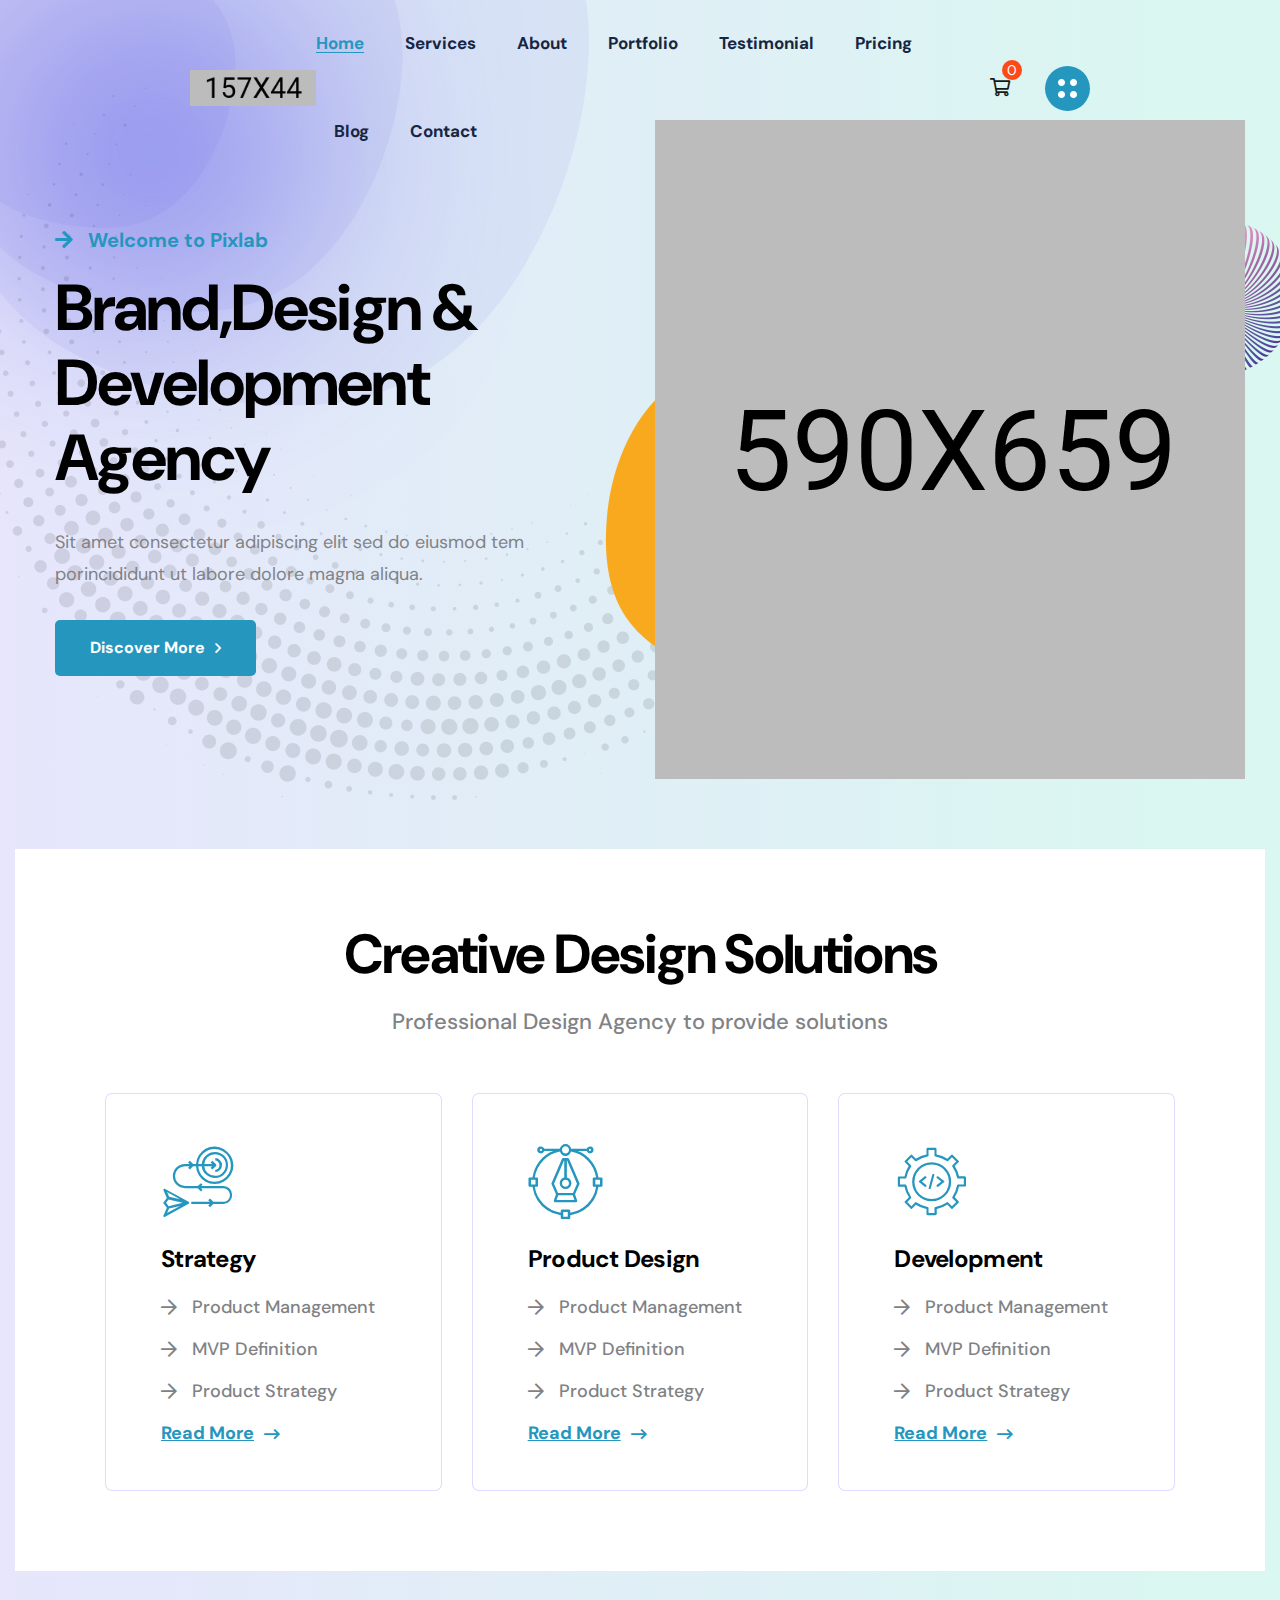
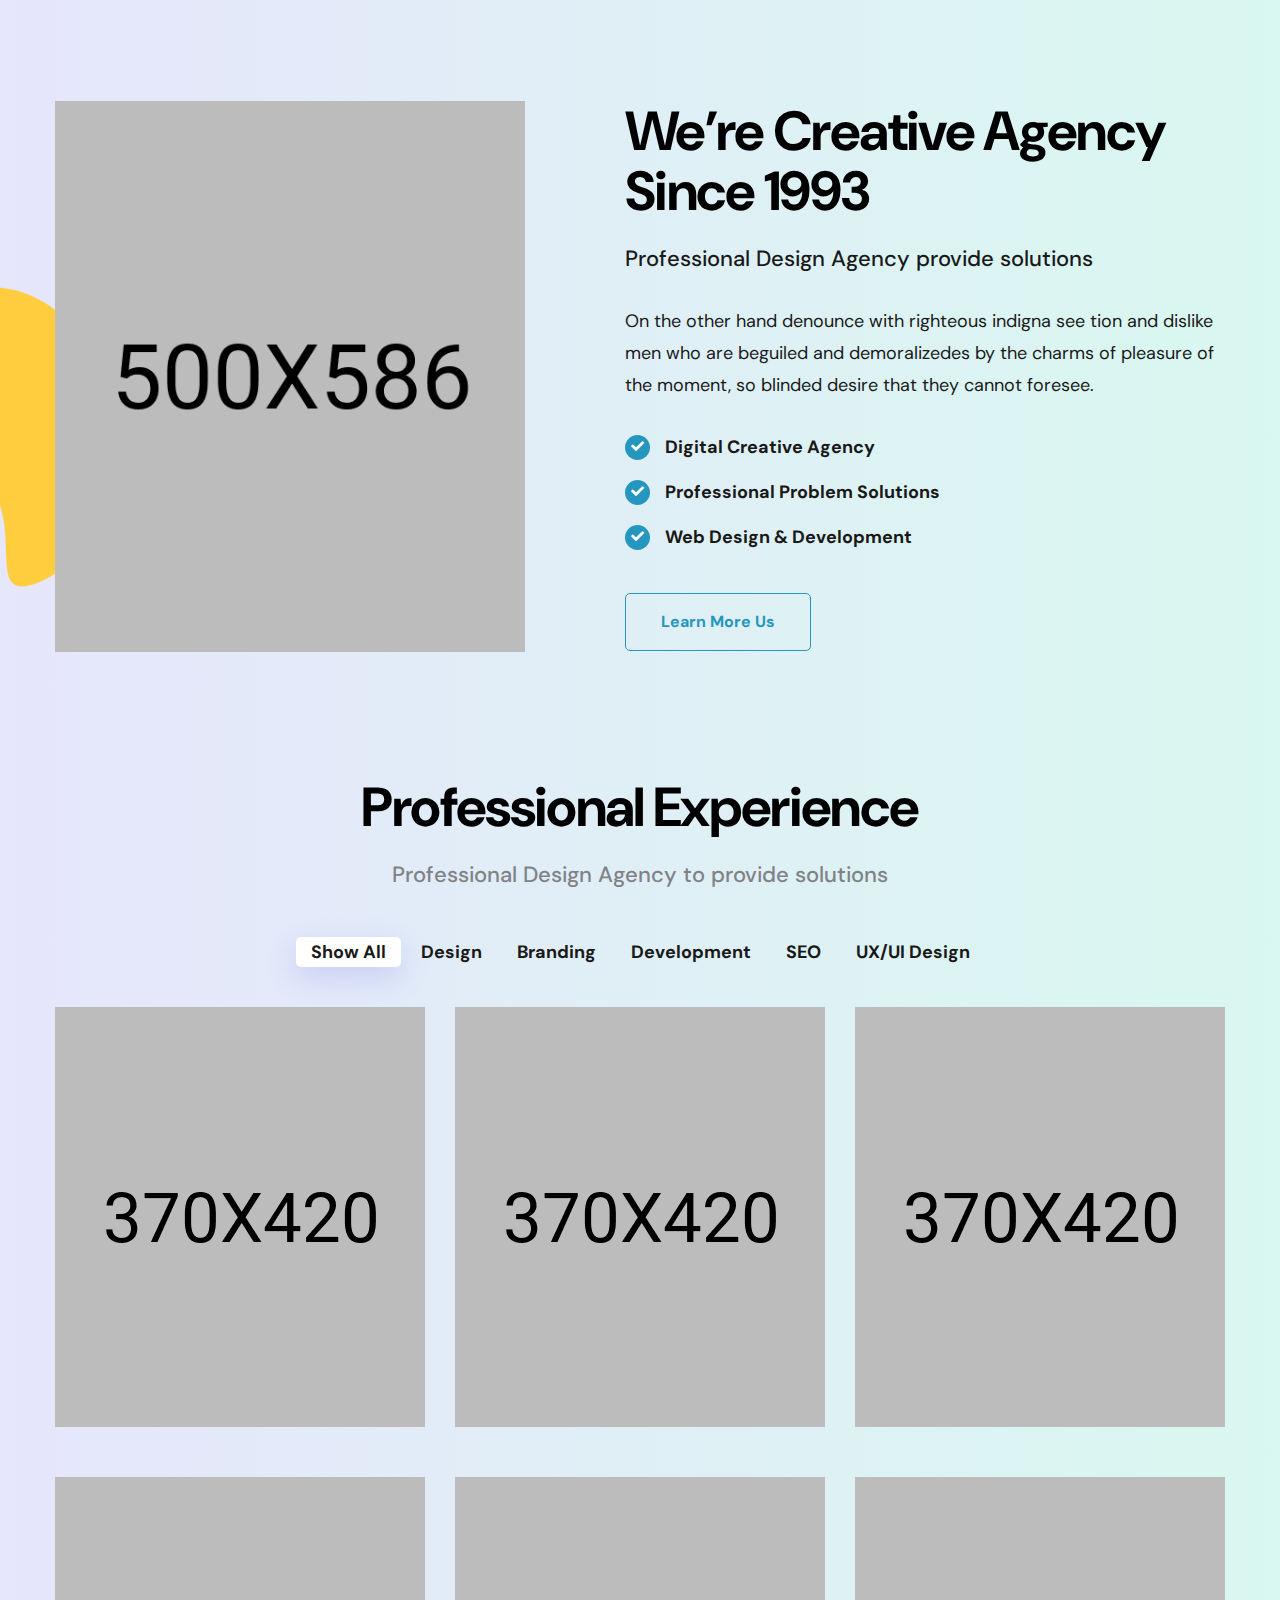
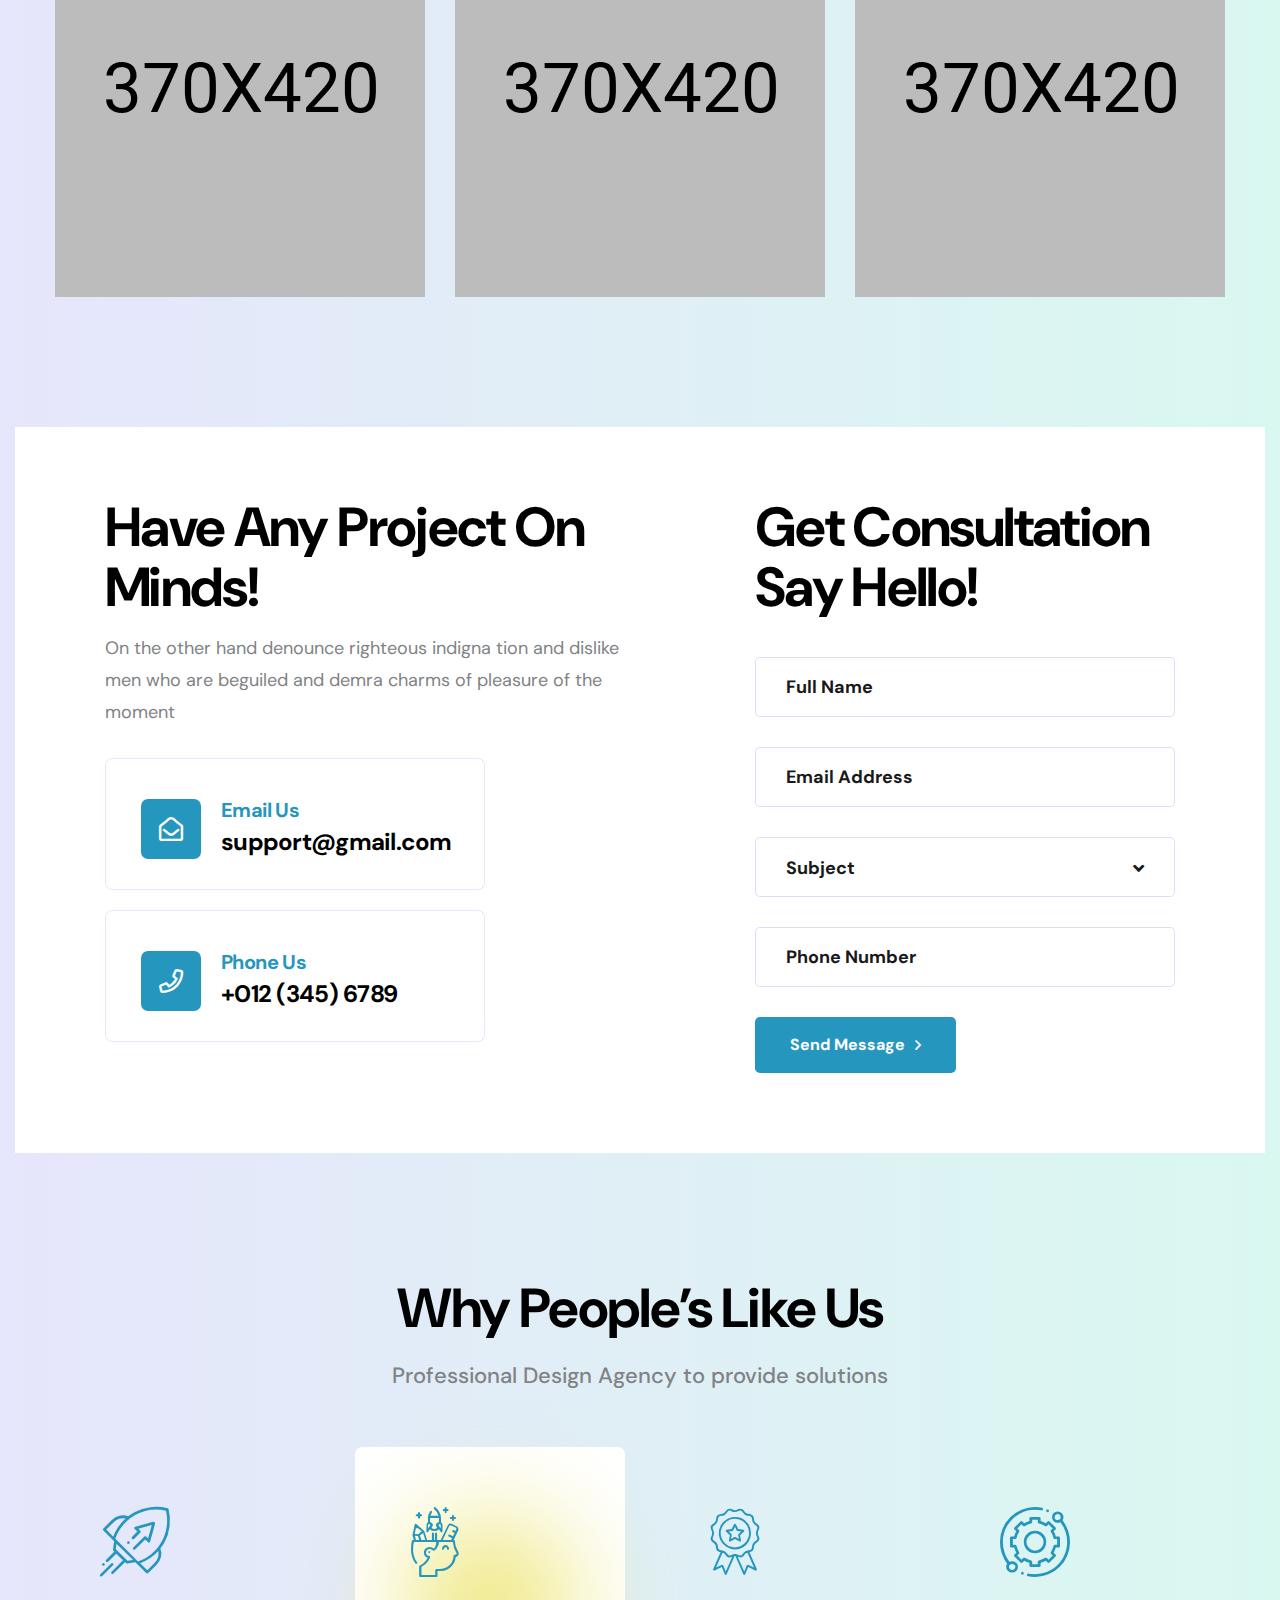
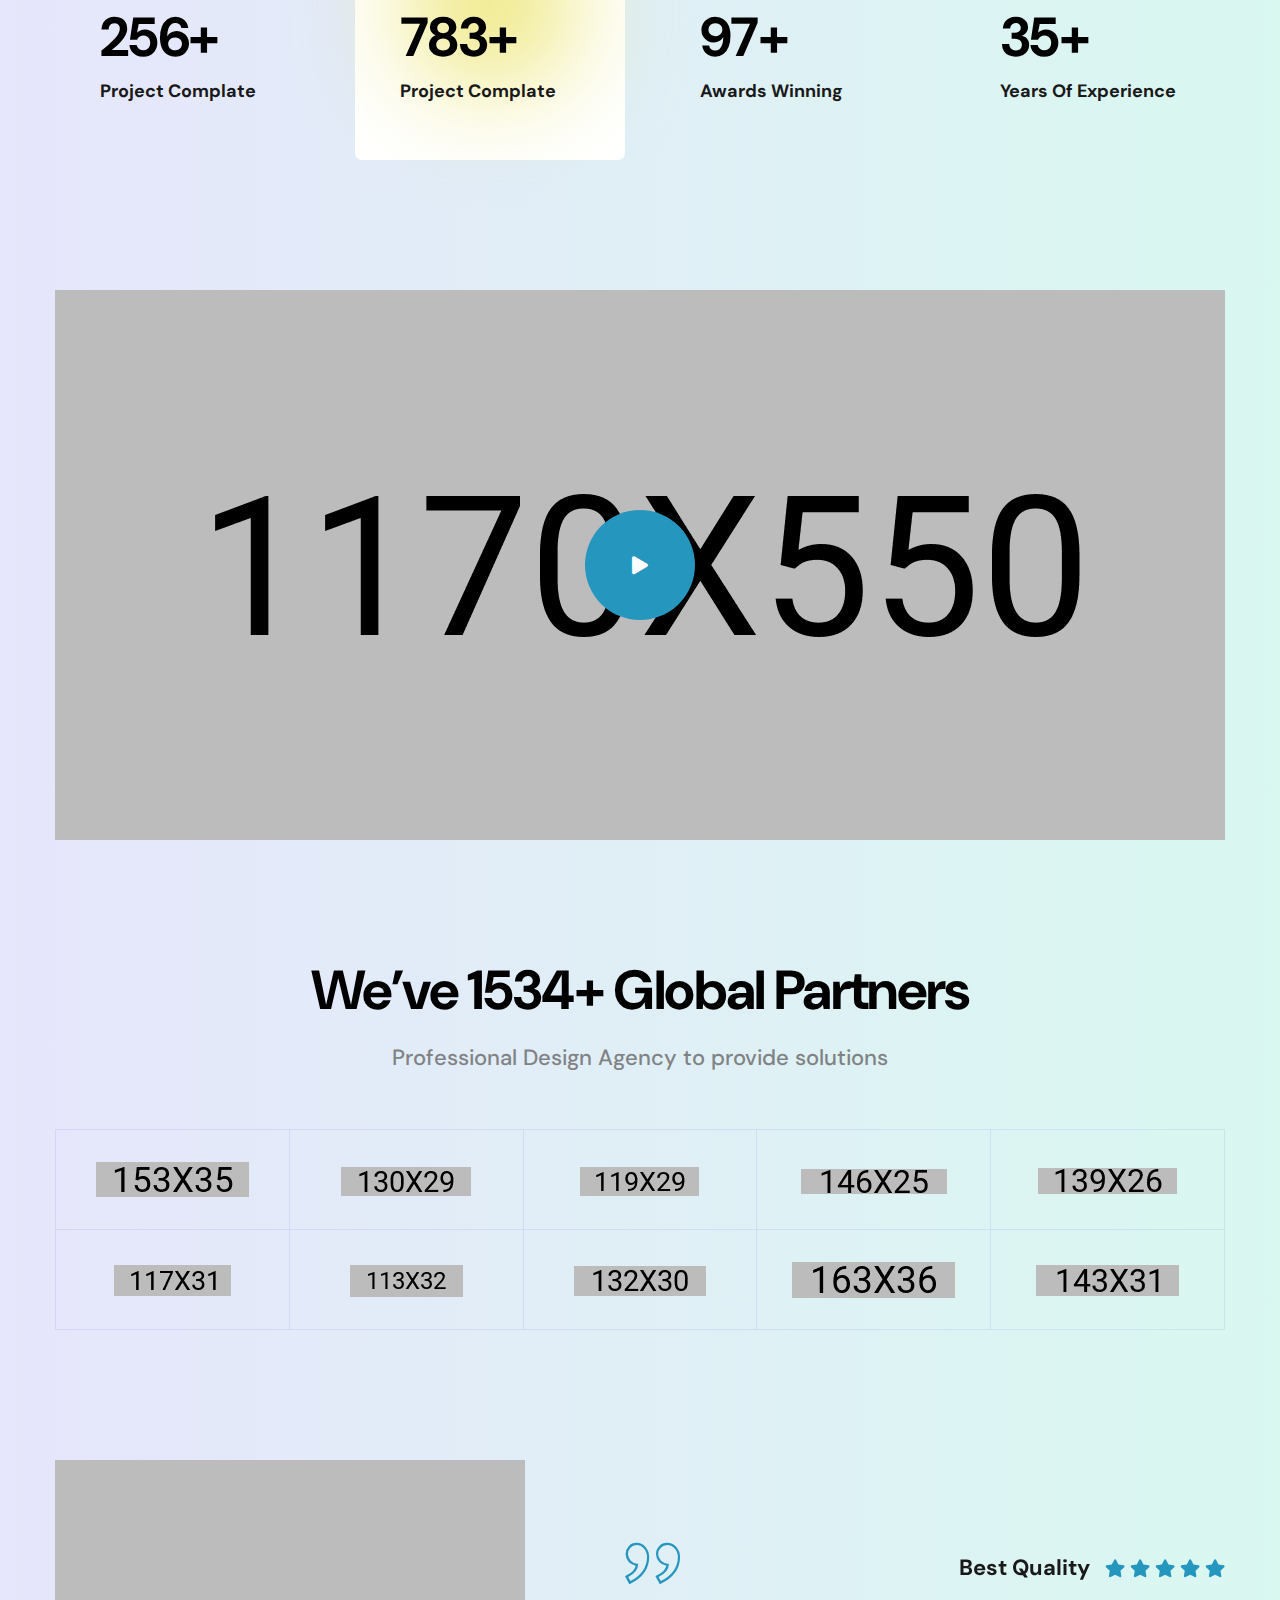
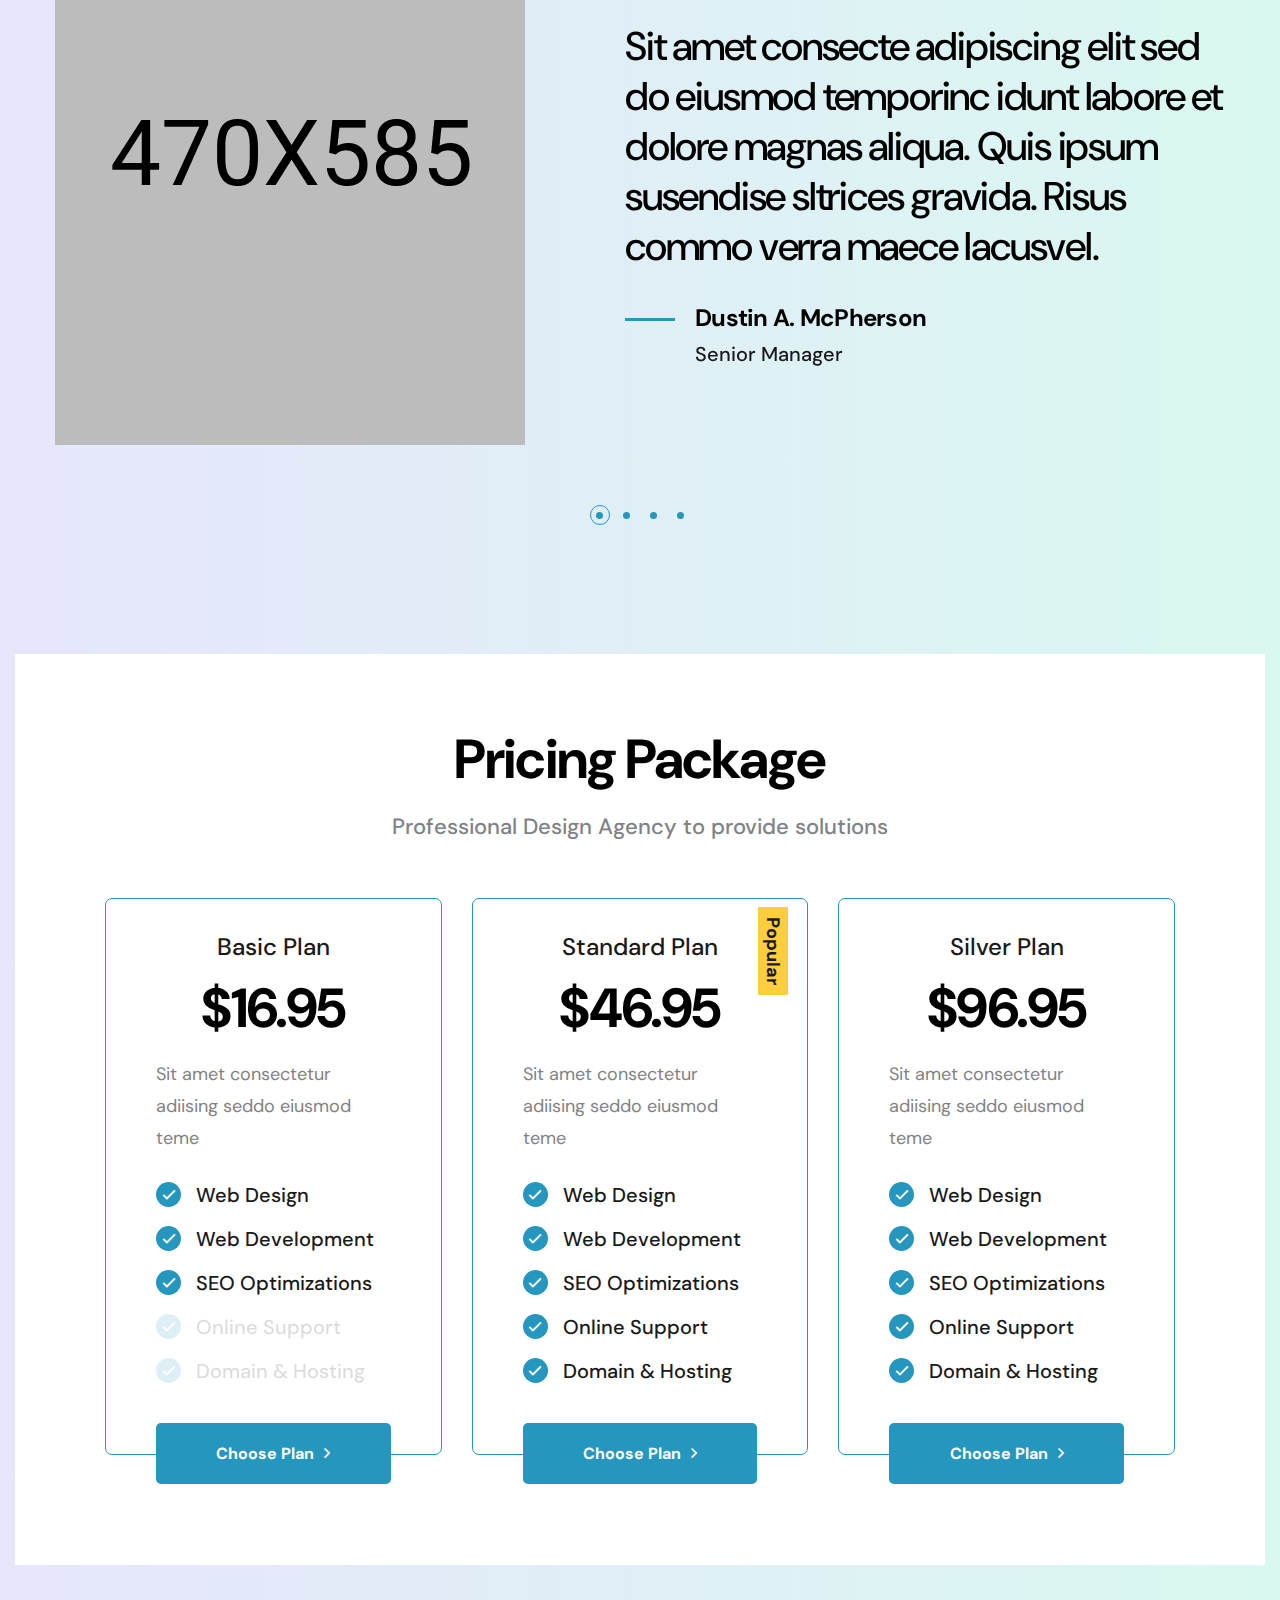
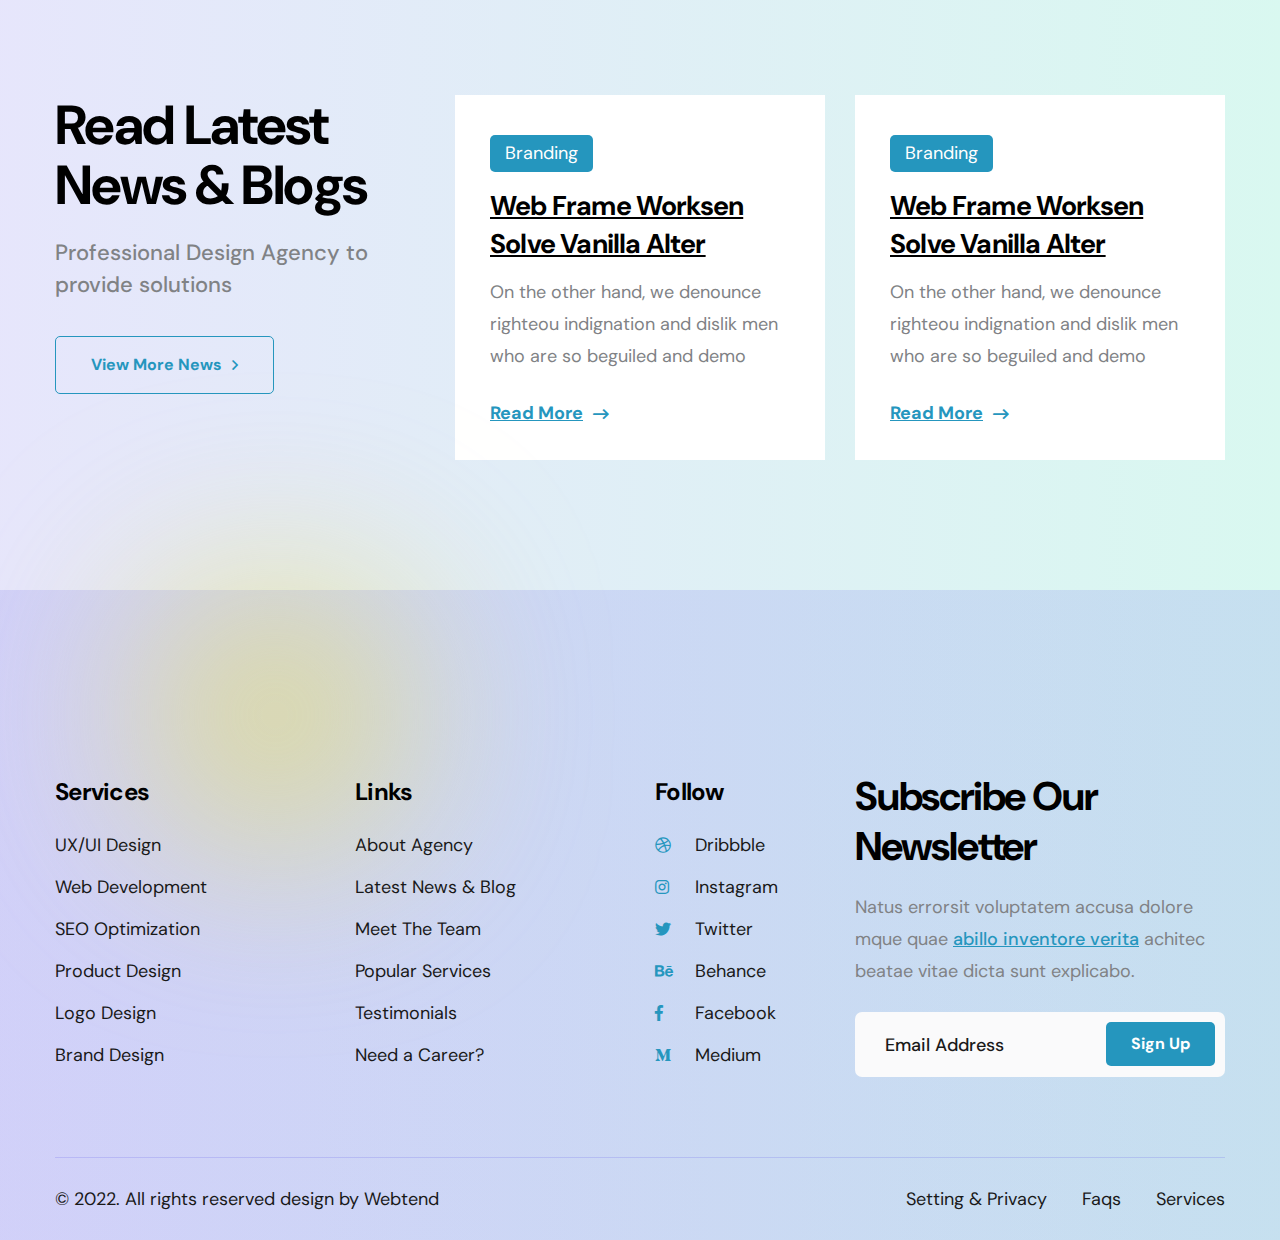
<file: onepage-index-2.html>
<!DOCTYPE html>
<html lang="en">
    <head>
        <!--====== Required meta tags ======-->
        <meta charset="utf-8">
        <meta http-equiv="x-ua-compatible" content="ie=edge">
        <meta name="description" content="">
        <meta name="viewport" content="width=device-width, initial-scale=1, shrink-to-fit=no">
        <!--====== Title ======-->
        <title>Pixlab - Creative Agency HTML Template</title>
        <!--====== Favicon Icon ======-->
        <link rel="shortcut icon" href="assets/images/favicon.ico" type="image/png">
        <!--====== Default css ======-->
        <link rel="stylesheet" href="assets/css/default.css">
        <!--====== Style css ======-->
        <link rel="stylesheet" href="assets/css/style.css">
        <!--====== Responsive css ======-->
        <link rel="stylesheet" href="assets/css/responsive.css">
    </head>
    <body data-spy="scroll" data-target=".main-menu">
        <div class="gradient-body">
            <!--====== Start Preloader ======-->
            <div class="preloader">
                <div class="loader">
                    <div class="pre-shadow"></div>
                    <div class="pre-box"></div>
                </div>
            </div>
            <!--====== End Preloader ======-->
            <!--====== offcanvas-panel ======-->
            <div class="offcanvas-panel">
                <div class="panel-overlay"></div>
                <div class="offcanvas-panel-inner">
                    <div class="panel-logo">
                        <a href="index.html"><img src="assets/images/logo/logo-1.png" alt="Qempo"></a>
                    </div>
                    <div class="about-us">
                        <h5 class="panel-widget-title">About Us</h5>
                        <p>
                            Lorem, ipsum dolor sit amet consectetur adipisicing elit. Tempore ipsam alias quae cupiditate quas, neque eum magni impedit asperiores.
                        </p>
                    </div>
                    <div class="contact-us">
                        <h5 class="panel-widget-title">Contact Us</h5>
                        <ul>
                            <li>
                                <i class="fal fa-map-marker-alt"></i>
                                121 King St, Melbourne VIC 3000, Australia.
                            </li>
                            <li>
                                <i class="fal fa-envelope-open"></i>
                                <a href="mailto:hello@barky.com"> hello@barky.com</a>
                                <a href="mailto:info@barky.com">info@barky.com</a>
                            </li>
                            <li>
                                <i class="fal fa-phone"></i>
                                <a href="tel:(312)-895-9800">(312) 895-9800</a>
                                <a href="tel:(312)-895-9888">(312) 895-9888</a>
                            </li>
                        </ul>
                    </div>
                    <a href="#" class="panel-close"><i class="fal fa-times"></i></a>
                </div>
            </div><!--====== offcanvas-panel ======-->
            <!--====== Start Header Section ======-->
            <header class="theme-header transparent-header">
                <!-- header Navigation -->
                <div class="header-navigation navigation-style-v2">
                    <div class="nav-overlay"></div>
                    <div class="container-fluid">
                        <div class="primary-menu">
                            <div class="site-branding">
                                <a href="index.html" class="brand-logo"><img src="assets/images/logo/logo-1.png" alt="Site Logo"></a>
                            </div>
                            <div class="nav-menu nav-ml-auto">
                                <!-- Navbar Close -->
                                <div class="navbar-close"><i class="far fa-times"></i></div>
                                <!-- Nav Search -->
                                <div class="nav-search">
                                    <form>
                                        <div class="form_group">
                                            <input type="email" class="form_control" placeholder="Search Here" name="email" required>
                                            <button class="search-btn"><i class="fas fa-search"></i></button>
                                        </div>
                                    </form>
                                </div>
                                <!-- Main Menu -->
                                <nav class="main-menu">
                                    <ul>
                                        <li class="menu-item"><a href="#home" class="page-scroll active nav-link">Home</a></li>
                                        <li class="menu-item"><a href="#services" class="page-scroll nav-link">Services</a></li>
                                        <li class="menu-item"><a href="#about" class="page-scroll nav-link">About</a></li>
                                        <li class="menu-item"><a href="#portfolio" class="page-scroll nav-link">Portfolio</a></li>
                                        <li class="menu-item"><a href="#testimonial" class="page-scroll nav-link">Testimonial</a></li>
                                        <li class="menu-item"><a href="#pricing" class="page-scroll nav-link">pricing</a></li>
                                        <li class="menu-item"><a href="#blog" class="page-scroll nav-link">Blog</a></li>
                                        <li class="menu-item"><a href="#contact" class="page-scroll nav-link">Contact</a></li>
                                    </ul>
                                </nav>
                            </div>
                            <div class="header-right-nav">
                                <ul>
                                    <li class="cart-item"><a href="#"><span class="number">0</span><i class="far fa-shopping-cart"></i></a></li>
                                    <li class="bar-item"><a href="#"><img src="assets/images/dot.png" alt="dot"></a></li>
                                    <li class="navbar-toggle-btn">
                                        <div class="navbar-toggler">
                                            <span></span>
                                            <span></span>
                                            <span></span>
                                        </div>
                                    </li>
                                </ul>
                            </div>
                        </div>
                    </div>
                </div>
            </header><!--====== End Header Section ======-->
            <!--====== Start Banner Section ======-->
            <section class="hero-banner-v2 position-relative z-1" id="home">
                <div class="shape shape-one"><span><img src="assets/images/hero/hero-two-shape-1.png" alt=""></span></div>
                <div class="shape shape-two"><span><img src="assets/images/hero/hero-two-shape-2.png" alt=""></span></div>
                <div class="shape shape-three"><span><img src="assets/images/hero/hero-two-shape-3.png" alt=""></span></div>
                <div class="shape shape-four"><span><img src="assets/images/hero/dot-pattern.png" alt=""></span></div>
                <div class="container">
                    <div class="row align-items-center">
                        <div class="col-lg-6">
                            <div class="hero-content">
                                <span class="sub-title wow fadeInUp"><i class="fas fa-arrow-right"></i>Welcome to Pixlab</span>
                                <h1 class="wow fadeInUp" data-wow-delay=".5s">Brand,Design 
                                    & Development
                                    Agency</h1>
                                <p class="wow fadeInDown" data-wow-delay="1s">Sit amet consectetur adipiscing elit sed do eiusmod tem
                                    porincididunt ut labore dolore magna aliqua.</p>
                                <a href="about.html" class="main-btn arrow-btn wow fadeInUp" data-wow-delay=".7s">Discover More</a>
                            </div>
                        </div>
                        <div class="col-lg-6">
                            <div class="hero-img wow fadeInRight" data-wow-delay=".9s">
                                <img src="assets/images/hero/hero-three-img-1-1.png" alt="">
                                <div class="hero-shape hero-shape-one animate-float-x"><span><img src="assets/images/hero/shape-1.png" alt=""></span></div>
                                <div class="hero-shape hero-shape-two animate-float-y"><span><img src="assets/images/hero/shape-2.png" alt=""></span></div>
                            </div>
                        </div>
                    </div>
                </div>
            </section><!--====== End Banner Section ======-->
            <!--====== Start Service Section ======-->
            <section class="service-area service-area-v1" id="services">
                <div class="container-1350">
                    <div class="service-wrapper pt-75 pb-40">
                        <div class="row justify-content-center">
                            <div class="col-lg-8">
                                <div class="section-title text-center mb-55 wow fadeInUp">
                                    <h2>Creative Design Solutions</h2>
                                    <p>Professional Design Agency to provide solutions</p>
                                </div>
                            </div>
                        </div>
                        <div class="row justify-content-center">
                            <div class="col-lg-4 col-md-6 col-sm-12">
                                <div class="service-item service-style-two mb-40 wow fadeInUp" data-wow-delay=".15s">
                                    <div class="icon">
                                        <i class="flaticon-strategy"></i>
                                    </div>
                                    <div class="text">
                                        <h3 class="title"><a href="service-details.html">Strategy</a></h3>
                                        <ul class="list-style-two">
                                            <li>Product Management</li>
                                            <li>MVP Definition</li>
                                            <li>Product Strategy</li>
                                        </ul>
                                        <a href="service-details.html" class="btn-link">Read More</a>
                                    </div>
                                </div>
                            </div>
                            <div class="col-lg-4 col-md-6 col-sm-12">
                                <div class="service-item service-style-two mb-40 wow fadeInUp" data-wow-delay=".20s">
                                    <div class="icon">
                                        <i class="flaticon-design"></i>
                                    </div>
                                    <div class="text">
                                        <h3 class="title"><a href="service-details.html">Product Design</a></h3>
                                        <ul class="list-style-two">
                                            <li>Product Management</li>
                                            <li>MVP Definition</li>
                                            <li>Product Strategy</li>
                                        </ul>
                                        <a href="service-details.html" class="btn-link">Read More</a>
                                    </div>
                                </div>
                            </div>
                            <div class="col-lg-4 col-md-6 col-sm-12">
                                <div class="service-item service-style-two mb-40 wow fadeInUp" data-wow-delay=".25s">
                                    <div class="icon">
                                        <i class="flaticon-source-code"></i>
                                    </div>
                                    <div class="text">
                                        <h3 class="title"><a href="service-details.html">Development</a></h3>
                                        <ul class="list-style-two">
                                            <li>Product Management</li>
                                            <li>MVP Definition</li>
                                            <li>Product Strategy</li>
                                        </ul>
                                        <a href="service-details.html" class="btn-link">Read More</a>
                                    </div>
                                </div>
                            </div>
                        </div>
                    </div>
                </div>
            </section><!--====== End Service Section ======-->
            <!--====== Start About Section ======-->
            <section class="about-area about-area-v2 pt-130" id="about">
                <div class="container">
                    <div class="row">
                        <div class="col-lg-5">
                            <div class="img-holder mb-50 wow fadeInLeft">
                                <div class="shape shape-one animate-float-y"><span><img src="assets/images/shape/shape-5.png" alt=""></span></div>
                                <img src="assets/images/about/about-3.jpg" alt="">
                            </div>
                        </div>
                        <div class="col-lg-7">
                            <div class="text-wrapper mb-50 wow fadeInRight">
                                <div class="section-title mb-25">
                                    <h2>We’re Creative 
                                        Agency Since 1993</h2>
                                    <p class="blue-dark">Professional Design Agency provide solutions</p>
                                </div>
                                <p>On the other hand denounce with righteous indigna see
                                    tion and dislike men who are beguiled and demoralizedes
                                    by the charms of pleasure of the moment, so blinded
                                    desire that they cannot foresee.</p>
                                <ul class="list-style-one mb-40">
                                    <li>Digital Creative Agency</li>
                                    <li>Professional Problem Solutions</li>
                                    <li>Web Design & Development</li>
                                </ul>
                                <a href="about.html" class="main-btn bordered-btn btn-blue">Learn More Us</a>
                            </div>
                        </div>
                    </div>
                </div>
            </section><!--====== End About Section ======-->
            <!--====== Start Portfolio Section ======-->
            <section class="portfolio-area portfolio-area-v2 pt-75" id="portfolio">
                <div class="container">
                    <div class="row justify-content-center">
                        <div class="col-lg-8">
                            <div class="section-title text-center mb-45 wow fadeInUp">
                                <h2>Professional Experience</h2>
                                <p>Professional Design Agency to provide solutions</p>
                            </div>
                        </div>
                    </div>
                    <div class="row">
                        <div class="col-lg-12">
                            <div class="portfolio-filter-button text-center mb-30 wow fadeInDown">
                                <ul class="filter-btn mb-30">
                                    <li data-filter="*" class="active">Show All</li>
                                    <li data-filter=".cat-1">Design</li>
                                    <li data-filter=".cat-2">Branding</li>
                                    <li data-filter=".cat-3">Development</li>
                                    <li data-filter=".cat-4">SEO</li>
                                    <li data-filter=".cat-5">UX/UI Design</li>
                                </ul>
                            </div>
                        </div>
                    </div>
                    <div class="row portfolio-grid">
                        <div class="col-lg-4 col-md-6 col-sm-12 cat-1 portfolio-column cat-3">
                            <div class="portfolio-item portfolio-style-two mb-50 wow fadeInUp" data-wow-delay=".1s">
                                <div class="img-holder">
                                    <img src="assets/images/portfolio/img-10.jpg" alt="Img">
                                    <div class="portfolio-hover">
                                        <div class="hover-content">
                                            <a href="#" class="cat-btn">Design</a>
                                            <h4><a href="project-details.html">Creative Arts</a></h4>
                                        </div>
                                    </div>
                                </div>
                            </div>
                        </div>
                        <div class="col-lg-4 col-md-6 col-sm-12 portfolio-column cat-2 cat-4">
                            <div class="portfolio-item portfolio-style-two mb-50 wow fadeInUp" data-wow-delay=".2s">
                                <div class="img-holder">
                                    <img src="assets/images/portfolio/img-11.jpg" alt="Img">
                                    <div class="portfolio-hover">
                                        <div class="hover-content">
                                            <a href="#" class="cat-btn">Design</a>
                                            <h4><a href="project-details.html">Creative Arts</a></h4>
                                        </div>
                                    </div>
                                </div>
                            </div>
                        </div>
                        <div class="col-lg-4 col-md-6 col-sm-12 portfolio-column cat-3 cat-4">
                            <div class="portfolio-item portfolio-style-two mb-50 wow fadeInUp" data-wow-delay=".3s">
                                <div class="img-holder">
                                    <img src="assets/images/portfolio/img-12.jpg" alt="Img">
                                    <div class="portfolio-hover">
                                        <div class="hover-content">
                                            <a href="#" class="cat-btn">Design</a>
                                            <h4><a href="project-details.html">Creative Arts</a></h4>
                                        </div>
                                    </div>
                                </div>
                            </div>
                        </div>
                        <div class="col-lg-4 col-md-6 col-sm-12 portfolio-column cat-4 cat-3">
                            <div class="portfolio-item portfolio-style-two mb-50 wow fadeInUp" data-wow-delay=".4s">
                                <div class="img-holder">
                                    <img src="assets/images/portfolio/img-13.jpg" alt="Img">
                                    <div class="portfolio-hover">
                                        <div class="hover-content">
                                            <a href="#" class="cat-btn">Design</a>
                                            <h4><a href="project-details.html">Creative Arts</a></h4>
                                        </div>
                                    </div>
                                </div>
                            </div>
                        </div>
                        <div class="col-lg-4 col-md-6 col-sm-12 portfolio-column cat-5 cat-1">
                            <div class="portfolio-item portfolio-style-two mb-50 wow fadeInUp" data-wow-delay=".5s">
                                <div class="img-holder">
                                    <img src="assets/images/portfolio/img-14.jpg" alt="Img">
                                    <div class="portfolio-hover">
                                        <div class="hover-content">
                                            <a href="#" class="cat-btn">Design</a>
                                            <h4><a href="project-details.html">Creative Arts</a></h4>
                                        </div>
                                    </div>
                                </div>
                            </div>
                        </div>
                        <div class="col-lg-4 col-md-6 col-sm-12 portfolio-column cat-4 cat-2">
                            <div class="portfolio-item portfolio-style-two mb-50 wow fadeInUp" data-wow-delay=".6s">
                                <div class="img-holder">
                                    <img src="assets/images/portfolio/img-15.jpg" alt="Img">
                                    <div class="portfolio-hover">
                                        <div class="hover-content">
                                            <a href="#" class="cat-btn">Design</a>
                                            <h4><a href="project-details.html">Creative Arts</a></h4>
                                        </div>
                                    </div>
                                </div>
                            </div>
                        </div>
                    </div>
                </div>
            </section><!--====== End Portfolio Section ======-->
            <!--====== Start Contact Section ======-->
            <section class="contact-area contact-area-v2 pt-80 pb-125" id="contact">
                <div class="container-1350">
                    <div class="contact-wrapper pt-70 pb-40">
                        <div class="row">
                            <div class="col-lg-6">
                                <div class="text-wrapper mb-40 wow fadeInLeft">
                                    <h2>Have Any Project 
                                        On Minds!</h2>
                                    <p>On the other hand denounce righteous indigna
                                            tion and dislike men who are beguiled and demra
                                            charms of pleasure of the moment</p>
                                    <div class="information-style-two d-flex mb-20">
                                        <div class="icon">
                                            <i class="far fa-envelope-open"></i>
                                        </div>
                                        <div class="info">
                                            <h5 class="blue-dark">Email Us</h5>
                                            <h4><a href="mailto:support@gmail.com">support@gmail.com</a></h4>
                                        </div>
                                    </div>
                                    <div class="information-style-two d-flex mb-20">
                                        <div class="icon">
                                            <i class="far fa-phone"></i>
                                        </div>
                                        <div class="info">
                                            <h5 class="blue-dark">Phone Us</h5>
                                            <h4><a href="tel:+012(345)6789">+012 (345) 6789</a></h4>
                                        </div>
                                    </div>
                                </div>
                            </div>
                            <div class="col-lg-6">
                                <div class="contact-form mb-40 wow fadeInRight">
                                    <h2>Get Consultation
                                        Say Hello!</h2>
                                    <form>
                                        <div class="row">
                                            <div class="col-lg-12">
                                                <div class="form_group">
                                                    <input type="text" class="form_control" placeholder="Full Name" name="name" required>
                                                </div>
                                            </div>
                                            <div class="col-lg-12">
                                                <div class="form_group">
                                                    <input type="email" class="form_control" placeholder="Email Address" name="email" required>
                                                </div>
                                            </div>
                                            <div class="col-lg-12">
                                                <div class="form_group">
                                                    <select class="wide">
                                                        <option data-display="Subject">Subject</option>
                                                        <option value="01">Customer Support</option>
                                                        <option value="02">Customer Support</option>
                                                    </select>
                                                </div>
                                            </div>
                                            <div class="col-lg-12">
                                                <div class="form_group">
                                                    <input type="text" class="form_control" placeholder="Phone Number" name="phone" required>
                                                </div>
                                            </div>
                                            <div class="col-lg-12">
                                                <div class="form_group">
                                                    <button class="main-btn arrow-btn">Send Message</button>
                                                </div>
                                            </div>
                                        </div>
                                    </form>
                                </div>
                            </div>
                        </div>
                    </div>
                </div>
            </section><!--====== End Contact Section ======-->
            <!--====== Start Counter Section ======-->
            <section class="counter-area counter-area-v2 pb-90">
                <div class="container">
                    <div class="row justify-content-center">
                        <div class="col-lg-7">
                            <div class="section-title text-center mb-55 wow fadeInUp">
                                <h2>Why People’s Like Us</h2>
                                <p>Professional Design Agency to provide solutions</p>
                            </div>
                        </div>
                    </div>
                    <div class="row">
                        <div class="col-lg-3 col-md-6 col-sm-12">
                            <div class="counter-item mb-40 wow fadeInUp" data-wow-delay=".2s">
                                <div class="icon">
                                    <i class="flaticon-start-up"></i>
                                </div>
                                <div class="text">
                                    <h2 class="number"><span>256</span>+</h2>
                                    <p>Project Complate</p>
                                </div>
                            </div>
                        </div>
                        <div class="col-lg-3 col-md-6 col-sm-12">
                            <div class="counter-item mb-40 item-active wow fadeInUp" data-wow-delay=".3s">
                                <div class="icon">
                                    <i class="flaticon-creativity"></i>
                                </div>
                                <div class="text">
                                    <h2 class="number"><span>783</span>+</h2>
                                    <p>Project Complate</p>
                                </div>
                            </div>
                        </div>
                        <div class="col-lg-3 col-md-6 col-sm-12">
                            <div class="counter-item mb-40 wow fadeInUp" data-wow-delay=".4s">
                                <div class="icon">
                                    <i class="flaticon-medal"></i>
                                </div>
                                <div class="text">
                                    <h2 class="number"><span>97</span>+</h2>
                                    <p>Awards Winning</p>
                                </div>
                            </div>
                        </div>
                        <div class="col-lg-3 col-md-6 col-sm-12">
                            <div class="counter-item mb-40 wow fadeInUp" data-wow-delay=".5s">
                                <div class="icon">
                                    <i class="flaticon-technical-support"></i>
                                </div>
                                <div class="text">
                                    <h2 class="number"><span>35</span>+</h2>
                                    <p>Years Of Experience</p>
                                </div>
                            </div>
                        </div>
                    </div>
                </div>
            </section><!--====== End Counter Section ======-->
            <!--====== Start Video Section ======-->
            <section class="intro-area intro-area-v1">
                <div class="container">
                    <div class="row">
                        <div class="col-lg-12">
                            <div class="play-content bg_cover text-center wow fadeInUp" style="background-image: url(assets/images/video/img-1.jpg);">
                                <a href="https://www.youtube.com/watch?v=AT6oSIDbGkw" class="video-popup"><i class="fas fa-play"></i></a>
                            </div>
                        </div>
                    </div>
                </div>
            </section><!--====== End Video Section ======-->
            <!--====== Start Partners Section ======-->
            <section class="partners-area pt-120">
                <div class="container">
                    <div class="row justify-content-center">
                        <div class="col-lg-8">
                            <div class="section-title text-center mb-55 fadeInDown">
                                <h2>We’ve 1534+ Global Partners</h2>
                                <p>Professional Design Agency to provide solutions</p>
                            </div>
                        </div>
                    </div>
                    <div class="partners-wrapper wow fadeInUp">
                        <div class="partner-item">
                            <div class="img-holder">
                                <a href="#"><img src="assets/images/partners/img-1.png" alt=""></a>
                            </div>
                        </div>
                        <div class="partner-item">
                            <div class="img-holder">
                                <a href="#"><img src="assets/images/partners/img-2.png" alt=""></a>
                            </div>
                        </div>
                        <div class="partner-item">
                            <div class="img-holder">
                                <a href="#"><img src="assets/images/partners/img-3.png" alt=""></a>
                            </div>
                        </div>
                        <div class="partner-item">
                            <div class="img-holder">
                                <a href="#"><img src="assets/images/partners/img-4.png" alt=""></a>
                            </div>
                        </div>
                        <div class="partner-item">
                            <div class="img-holder">
                                <a href="#"><img src="assets/images/partners/img-5.png" alt=""></a>
                            </div>
                        </div>
                        <div class="partner-item">
                            <div class="img-holder">
                                <a href="#"><img src="assets/images/partners/img-6.png" alt=""></a>
                            </div>
                        </div>
                        <div class="partner-item">
                            <div class="img-holder">
                                <a href="#"><img src="assets/images/partners/img-7.png" alt=""></a>
                            </div>
                        </div>
                        <div class="partner-item">
                            <div class="img-holder">
                                <a href="#"><img src="assets/images/partners/img-8.png" alt=""></a>
                            </div>
                        </div>
                        <div class="partner-item">
                            <div class="img-holder">
                                <a href="#"><img src="assets/images/partners/img-9.png" alt=""></a>
                            </div>
                        </div>
                        <div class="partner-item">
                            <div class="img-holder">
                                <a href="#"><img src="assets/images/partners/img-10.png" alt=""></a>
                            </div>
                        </div>
                    </div>
                </div>
            </section><!--====== End Partners Section ======-->
            <!--====== Start Testimonial Section ======-->
            <section class="testimonial-area testimonial-area-v2 pb-135 pt-130" id="testimonial">
                <div class="container">
                    <div class="row align-items-center">
                        <div class="col-lg-5">
                            <div class="img-holder mb-55 wow fadeInLeft">
                                <img src="assets/images/testimonial/img-2.jpg" alt="">
                            </div>
                        </div>
                        <div class="col-lg-7">
                            <div class="text-wrapper wow fadeInRight">
                                <div class="testimonial-slider-two mb-55">
                                    <div class="testimonial-item">
                                        <div class="testimonial-content">
                                            <div class="quote-rating d-flex justify-content-between align-items-center">
                                                <div class="quote">
                                                    <i class="flaticon-quotation"></i>
                                                </div>
                                                <ul class="ratings">
                                                    <li><span>Best Quality</span></li>
                                                    <li><i class="fas fa-star"></i></li>
                                                    <li><i class="fas fa-star"></i></li>
                                                    <li><i class="fas fa-star"></i></li>
                                                    <li><i class="fas fa-star"></i></li>
                                                    <li><i class="fas fa-star"></i></li>
                                                </ul>
                                            </div>
                                            <h3>Sit amet consecte adipiscing
                                                elit sed do eiusmod temporinc
                                                idunt labore et dolore magnas aliqua. Quis ipsum susendise 
                                                sltrices gravida. Risus commo
                                                verra maece lacusvel. </h3>
                                            <div class="author-title">
                                                <h4>Dustin A. McPherson</h4>
                                                <p class="position">Senior  Manager</p>
                                            </div>
                                        </div>
                                    </div>
                                    <div class="testimonial-item">
                                        <div class="testimonial-content">
                                            <div class="quote-rating d-flex justify-content-between align-items-center">
                                                <div class="quote">
                                                    <i class="flaticon-quotation"></i>
                                                </div>
                                                <ul class="ratings">
                                                    <li><span>Best Quality</span></li>
                                                    <li><i class="fas fa-star"></i></li>
                                                    <li><i class="fas fa-star"></i></li>
                                                    <li><i class="fas fa-star"></i></li>
                                                    <li><i class="fas fa-star"></i></li>
                                                    <li><i class="fas fa-star"></i></li>
                                                </ul>
                                            </div>
                                            <h3>Sit amet consecte adipiscing
                                                elit sed do eiusmod temporinc
                                                idunt labore et dolore magnas aliqua. Quis ipsum susendise 
                                                sltrices gravida. Risus commo
                                                verra maece lacusvel. </h3>
                                            <div class="author-title">
                                                <h4>Dustin A. McPherson</h4>
                                                <p class="position">Senior  Manager</p>
                                            </div>
                                        </div>
                                    </div>
                                    <div class="testimonial-item">
                                        <div class="testimonial-content">
                                            <div class="quote-rating d-flex justify-content-between align-items-center">
                                                <div class="quote">
                                                    <i class="flaticon-quotation"></i>
                                                </div>
                                                <ul class="ratings">
                                                    <li><span>Best Quality</span></li>
                                                    <li><i class="fas fa-star"></i></li>
                                                    <li><i class="fas fa-star"></i></li>
                                                    <li><i class="fas fa-star"></i></li>
                                                    <li><i class="fas fa-star"></i></li>
                                                    <li><i class="fas fa-star"></i></li>
                                                </ul>
                                            </div>
                                            <h3>Sit amet consecte adipiscing
                                                elit sed do eiusmod temporinc
                                                idunt labore et dolore magnas aliqua. Quis ipsum susendise 
                                                sltrices gravida. Risus commo
                                                verra maece lacusvel. </h3>
                                            <div class="author-title">
                                                <h4>Dustin A. McPherson</h4>
                                                <p class="position">Senior  Manager</p>
                                            </div>
                                        </div>
                                    </div>
                                    <div class="testimonial-item">
                                        <div class="testimonial-content">
                                            <div class="quote-rating d-flex justify-content-between align-items-center">
                                                <div class="quote">
                                                    <i class="flaticon-quotation"></i>
                                                </div>
                                                <ul class="ratings">
                                                    <li><span>Best Quality</span></li>
                                                    <li><i class="fas fa-star"></i></li>
                                                    <li><i class="fas fa-star"></i></li>
                                                    <li><i class="fas fa-star"></i></li>
                                                    <li><i class="fas fa-star"></i></li>
                                                    <li><i class="fas fa-star"></i></li>
                                                </ul>
                                            </div>
                                            <h3>Sit amet consecte adipiscing
                                                elit sed do eiusmod temporinc
                                                idunt labore et dolore magnas aliqua. Quis ipsum susendise 
                                                sltrices gravida. Risus commo
                                                verra maece lacusvel. </h3>
                                            <div class="author-title">
                                                <h4>Dustin A. McPherson</h4>
                                                <p class="position">Senior  Manager</p>
                                            </div>
                                        </div>
                                    </div>
                                </div>
                            </div>
                        </div>
                    </div>
                    <div class="row">
                        <div class="col-lg-12">
                            <div class="testimonial-two-dots text-center"></div>
                        </div>
                    </div>
                </div>
            </section><!--====== End Testimonial Section ======-->
            <!--====== Start Pricing Section ======-->
            <section class="pricing-area pricing-area-v1" id="pricing">
                <div class="container-1350">
                    <div class="pricing-wrapper pt-75 pb-70">
                        <div class="row justify-content-center">
                            <div class="col-lg-6">
                                <div class="section-title text-center mb-55">
                                    <h2>Pricing Package</h2>
                                    <p>Professional Design Agency to provide solutions</p>
                                </div>    
                            </div>
                        </div>
                        <div class="row justify-content-center">
                            <div class="col-lg-4 col-md-6 col-sm-12">
                                <div class="pricing-item pricing-item-one mb-40 wow fadeInUp">
                                    <div class="pricing-head text-center">
                                        <span class="plan">Basic Plan</span>
                                        <h2 class="price"><span class="currency">$</span>16.95</h2>
                                    </div>
                                    <div class="pricing-body">
                                        <p>Sit amet consectetur adiising seddo eiusmod teme</p>
                                        <ul class="pricing-list">
                                            <li class="check">Web Design</li>
                                            <li class="check">Web Development</li>
                                            <li class="check">SEO Optimizations</li>
                                            <li class="uncheck">Online Support</li>
                                            <li class="uncheck">Domain & Hosting</li>
                                        </ul>
                                        <a href="contact.html" class="main-btn arrow-btn">Choose Plan</a>
                                    </div>
                                </div>
                            </div>
                            <div class="col-lg-4 col-md-6 col-sm-12">
                                <div class="pricing-item pricing-item-one mb-40 wow fadeInUp">
                                    <div class="ribbon">Popular</div>
                                    <div class="pricing-head text-center">
                                        <span class="plan">Standard Plan</span>
                                        <h2 class="price"><span class="currency">$</span>46.95</h2>
                                    </div>
                                    <div class="pricing-body">
                                        <p>Sit amet consectetur adiising seddo eiusmod teme</p>
                                        <ul class="pricing-list">
                                            <li class="check">Web Design</li>
                                            <li class="check">Web Development</li>
                                            <li class="check">SEO Optimizations</li>
                                            <li class="check">Online Support</li>
                                            <li class="check">Domain & Hosting</li>
                                        </ul>
                                        <a href="contact.html" class="main-btn arrow-btn">Choose Plan</a>
                                    </div>
                                </div>
                            </div>
                            <div class="col-lg-4 col-md-6 col-sm-12">
                                <div class="pricing-item pricing-item-one mb-40 wow fadeInUp">
                                    <div class="pricing-head text-center">
                                        <span class="plan">Silver Plan</span>
                                        <h2 class="price"><span class="currency">$</span>96.95</h2>
                                    </div>
                                    <div class="pricing-body">
                                        <p>Sit amet consectetur adiising seddo eiusmod teme</p>
                                        <ul class="pricing-list">
                                            <li class="check">Web Design</li>
                                            <li class="check">Web Development</li>
                                            <li class="check">SEO Optimizations</li>
                                            <li class="check">Online Support</li>
                                            <li class="check">Domain & Hosting</li>
                                        </ul>
                                        <a href="contact.html" class="main-btn arrow-btn">Choose Plan</a>
                                    </div>
                                </div>
                            </div>
                        </div>
                    </div>
                </div>
            </section><!--====== End Pricing Section ======-->
            <!--====== Start Blog Section ======-->
            <section class="blog-area blog-area-v2 pt-130 pb-90" id="blog">
                <div class="container">
                    <div class="row">
                        <div class="col-lg-4">
                            <div class="text-wrapper mb-40 wow fadeInLeft">
                                <div class="section-title mb-35">
                                    <h2>Read Latest 
                                        News & Blogs</h2>
                                    <p>Professional Design Agency to 
                                            provide solutions</p>
                                </div>
                                <a href="blogs.html" class="main-btn bordered-btn btn-blue arrow-btn">View More News</a>
                            </div>
                        </div>
                        <div class="col-lg-8">
                            <div class="row">
                                <div class="col-lg-6">
                                    <div class="blog-post-item bg_cover mb-40 wow fadeInUp">
                                        <div class="entry-content">
                                            <a href="#" class="cat-btn">Branding</a>
                                            <h3 class="title"><a href="blog-details.html">Web Frame Worksen Solve Vanilla Alter</a></h3>
                                            <p>On the other hand, we denounce righteou indignation and dislik men who are so beguiled and demo</p>
                                            <a href="blog-details.html" class="btn-link">Read More</a>
                                        </div>
                                    </div>
                                </div>
                                <div class="col-lg-6">
                                    <div class="blog-post-item bg_cover mb-40 wow fadeInUp">
                                        <div class="entry-content">
                                            <a href="#" class="cat-btn">Branding</a>
                                            <h3 class="title"><a href="blog-details.html">Web Frame Worksen Solve Vanilla Alter</a></h3>
                                            <p>On the other hand, we denounce righteou indignation and dislik men who are so beguiled and demo</p>
                                            <a href="blog-details.html" class="btn-link">Read More</a>
                                        </div>
                                    </div>
                                </div>
                            </div>
                        </div>
                    </div>
                </div>
            </section><!--====== End Blog Section ======-->
       
            <!--====== Start Footer ======-->
            <footer class="footer-area footer-gradient-bg position-relative z-1 pt-185">
                <div class="shape"><span></span></div>
                <div class="container">
                    <div class="footer-widget pb-40">
                        <div class="row">
                            <div class="col-lg-3 col-md-6 col-sm-12">
                                <div class="widget footer-nav-widget mb-40 wow fadeInUp" data-wow-delay=".15s">
                                    <h4 class="widget-title">Services</h4>
                                    <ul class="widget-nav">
                                        <li><a href="services.html">UX/UI Design</a></li>
                                        <li><a href="services.html">Web Development</a></li>
                                        <li><a href="services.html">SEO Optimization</a></li>
                                        <li><a href="services.html">Product Design</a></li>
                                        <li><a href="services.html">Logo Design</a></li>
                                        <li><a href="services.html">Brand Design</a></li>
                                    </ul>
                                </div>
                            </div>
                            <div class="col-lg-3 col-md-6 col-sm-12">
                                <div class="widget footer-nav-widget mb-40 wow fadeInUp" data-wow-delay=".20s">
                                    <h4 class="widget-title">Links</h4>
                                    <ul class="widget-nav">
                                        <li><a href="services.html">About Agency</a></li>
                                        <li><a href="services.html">Latest News & Blog</a></li>
                                        <li><a href="services.html">Meet The Team</a></li>
                                        <li><a href="services.html">Popular Services</a></li>
                                        <li><a href="services.html">Testimonials</a></li>
                                        <li><a href="services.html">Need a Career?</a></li>
                                    </ul>
                                </div>
                            </div>
                            <div class="col-lg-2 col-md-6 col-sm-12">
                                <div class="widget social-widget mb-40 wow fadeInUp" data-wow-delay=".25s">
                                    <h4 class="widget-title">Follow</h4>
                                    <ul class="social-nav">
                                        <li><a href="#"><i class="fab fa-dribbble"></i>Dribbble</a></li>
                                        <li><a href="#"><i class="fab fa-instagram"></i>Instagram</a></li>
                                        <li><a href="#"><i class="fab fa-twitter"></i>Twitter</a></li>
                                        <li><a href="#"><i class="fab fa-behance"></i>Behance</a></li>
                                        <li><a href="#"><i class="fab fa-facebook-f"></i>Facebook</a></li>
                                        <li><a href="#"><i class="fab fa-medium-m"></i>Medium</a></li>
                                    </ul>
                                </div>
                            </div>
                            <div class="col-lg-4 col-md-6 col-sm-12">
                                <div class="widget newsletter-widget mb-40 wow fadeInUp" data-wow-delay=".30s">
                                    <div class="newsletter-content">
                                        <h3>Subscribe Our 
                                            Newsletter</h3>
                                        <p>Natus errorsit voluptatem accusa dolore
                                            mque quae <a href="#">abillo inventore verita</a> achitec 
                                            beatae vitae dicta sunt explicabo.</p>
                                        <form>
                                            <div class="form_group">
                                                <input type="email" class="form_control" placeholder="Email Address" name="email" required>
                                                <button class="main-btn">Sign Up</button>
                                            </div>
                                        </form>
                                    </div>
                                </div>
                            </div>
                        </div>
                    </div>
                    <div class="footer-copyright">
                        <div class="row">
                            <div class="col-lg-6">
                                <div class="copyright-text">
                                    <p>&copy; 2022. All rights reserved design by Webtend</p>
                                </div>
                            </div>
                            <div class="col-lg-6">
                                <div class="footer-nav float-lg-right">
                                    <ul>
                                        <li><a href="services.html">Setting & Privacy </a></li>
                                        <li><a href="services.html">Faqs</a></li>
                                        <li><a href="services.html">Services</a></li>
                                    </ul>
                                </div>
                            </div>
                        </div>
                    </div>
                </div>
            </footer><!--====== End Footer ======-->
        </div>
        <!--====== back-to-top ======-->
        <a href="#" class="back-to-top" ><i class="far fa-angle-up"></i></a>
        <!--====== Jquery js ======-->
        <script src="assets/vendor/jquery-3.6.0.min.js"></script>
        <!--====== Bootstrap js ======-->
        <script src="assets/vendor/popper/popper.min.js"></script>
        <!--====== Bootstrap js ======-->
        <script src="assets/vendor/bootstrap/js/bootstrap.min.js"></script>
        <!--====== Slick js ======-->
        <script src="assets/vendor/slick/slick.min.js"></script>
        <!--====== Magnific js ======-->
        <script src="assets/vendor/magnific-popup/dist/jquery.magnific-popup.min.js"></script>
        <!--====== Isotope js ======-->
        <script src="assets/vendor/isotope.min.js"></script>
        <!--====== Imagesloaded js ======-->
        <script src="assets/vendor/imagesloaded.min.js"></script>
        <!--====== Counterup js ======-->
        <script src="assets/vendor/jquery.counterup.min.js"></script>
        <!--====== Waypoints js ======-->
        <script src="assets/vendor/jquery.waypoints.js"></script>
        <!--====== Nice-select js ======-->
        <script src="assets/vendor/nice-select/js/jquery.nice-select.min.js"></script>
        <!--====== WOW js ======-->
        <script src="assets/vendor/wow.min.js"></script>
        <!--====== Parallax js ======-->
        <script src="assets/vendor/parallax.min.js"></script>
        <!--====== Main js ======-->
        <script src="assets/js/theme.js"></script>
    </body>
</html>
</file>
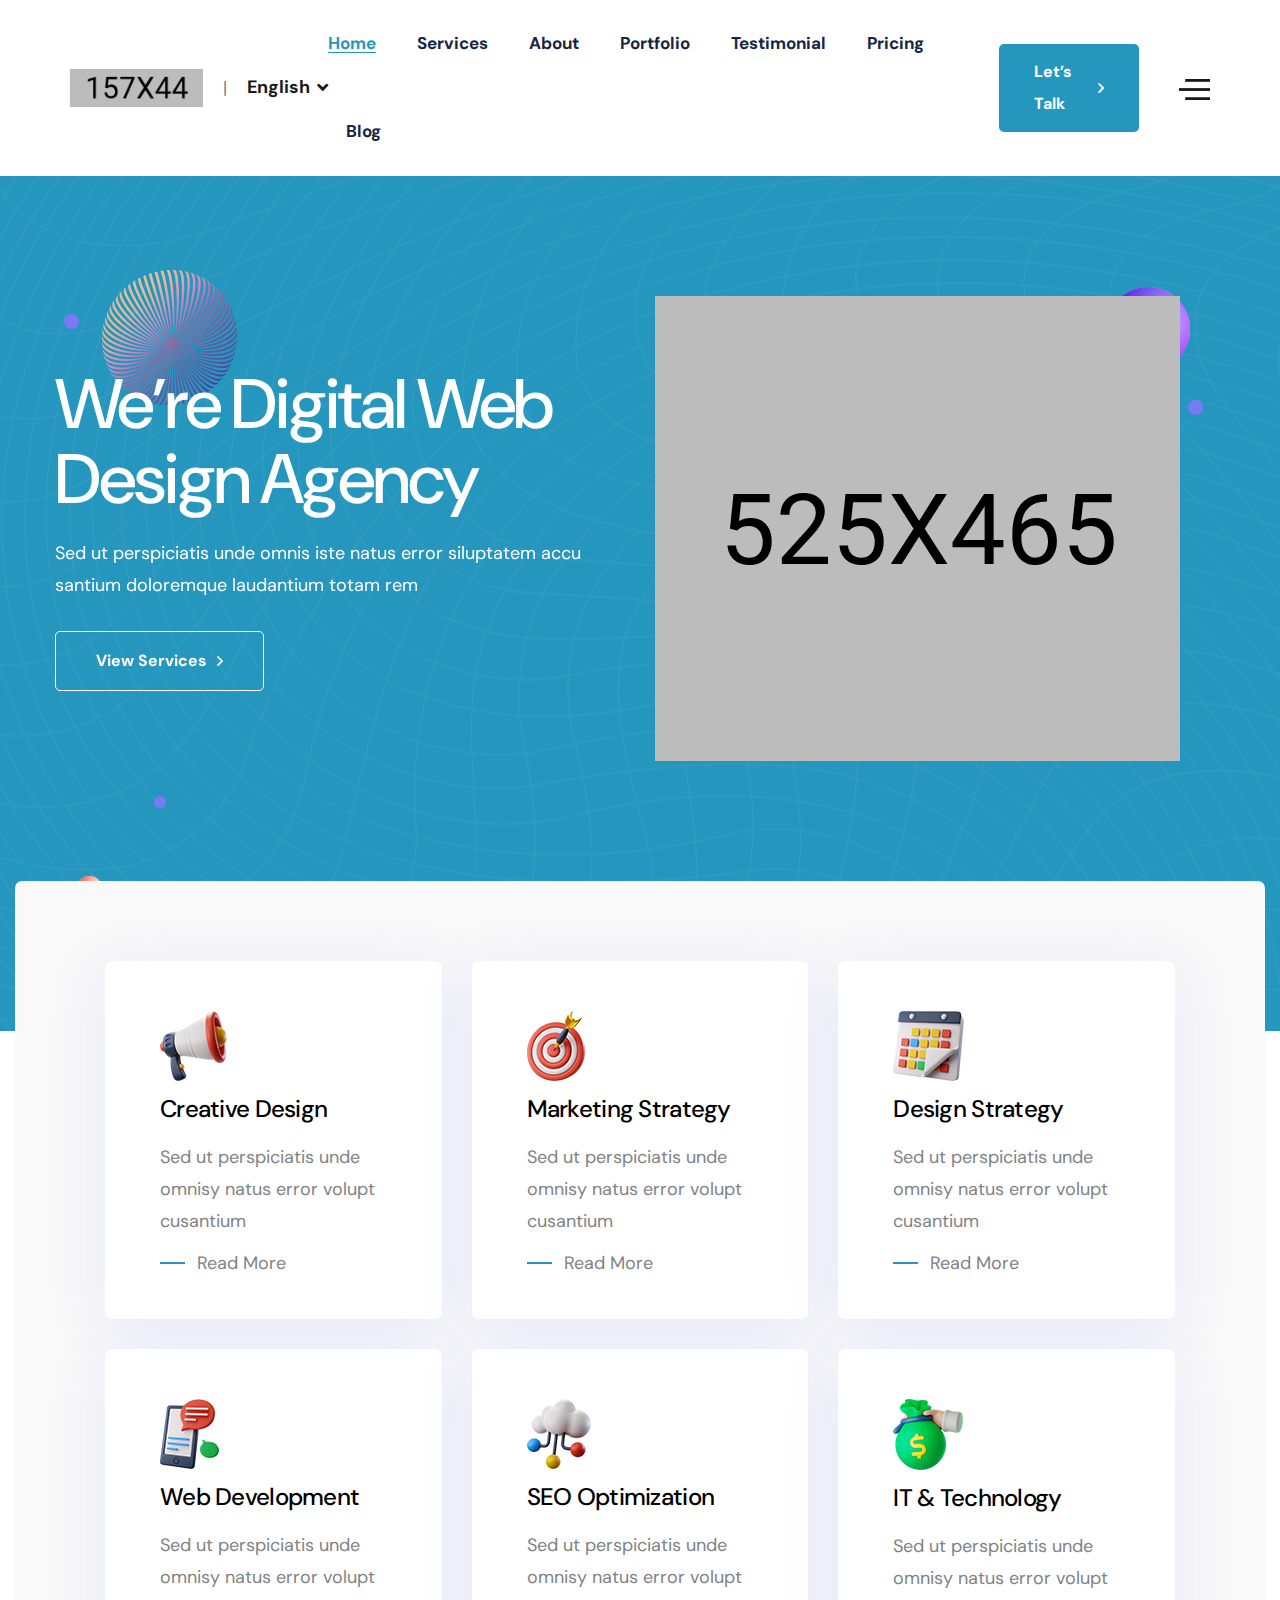
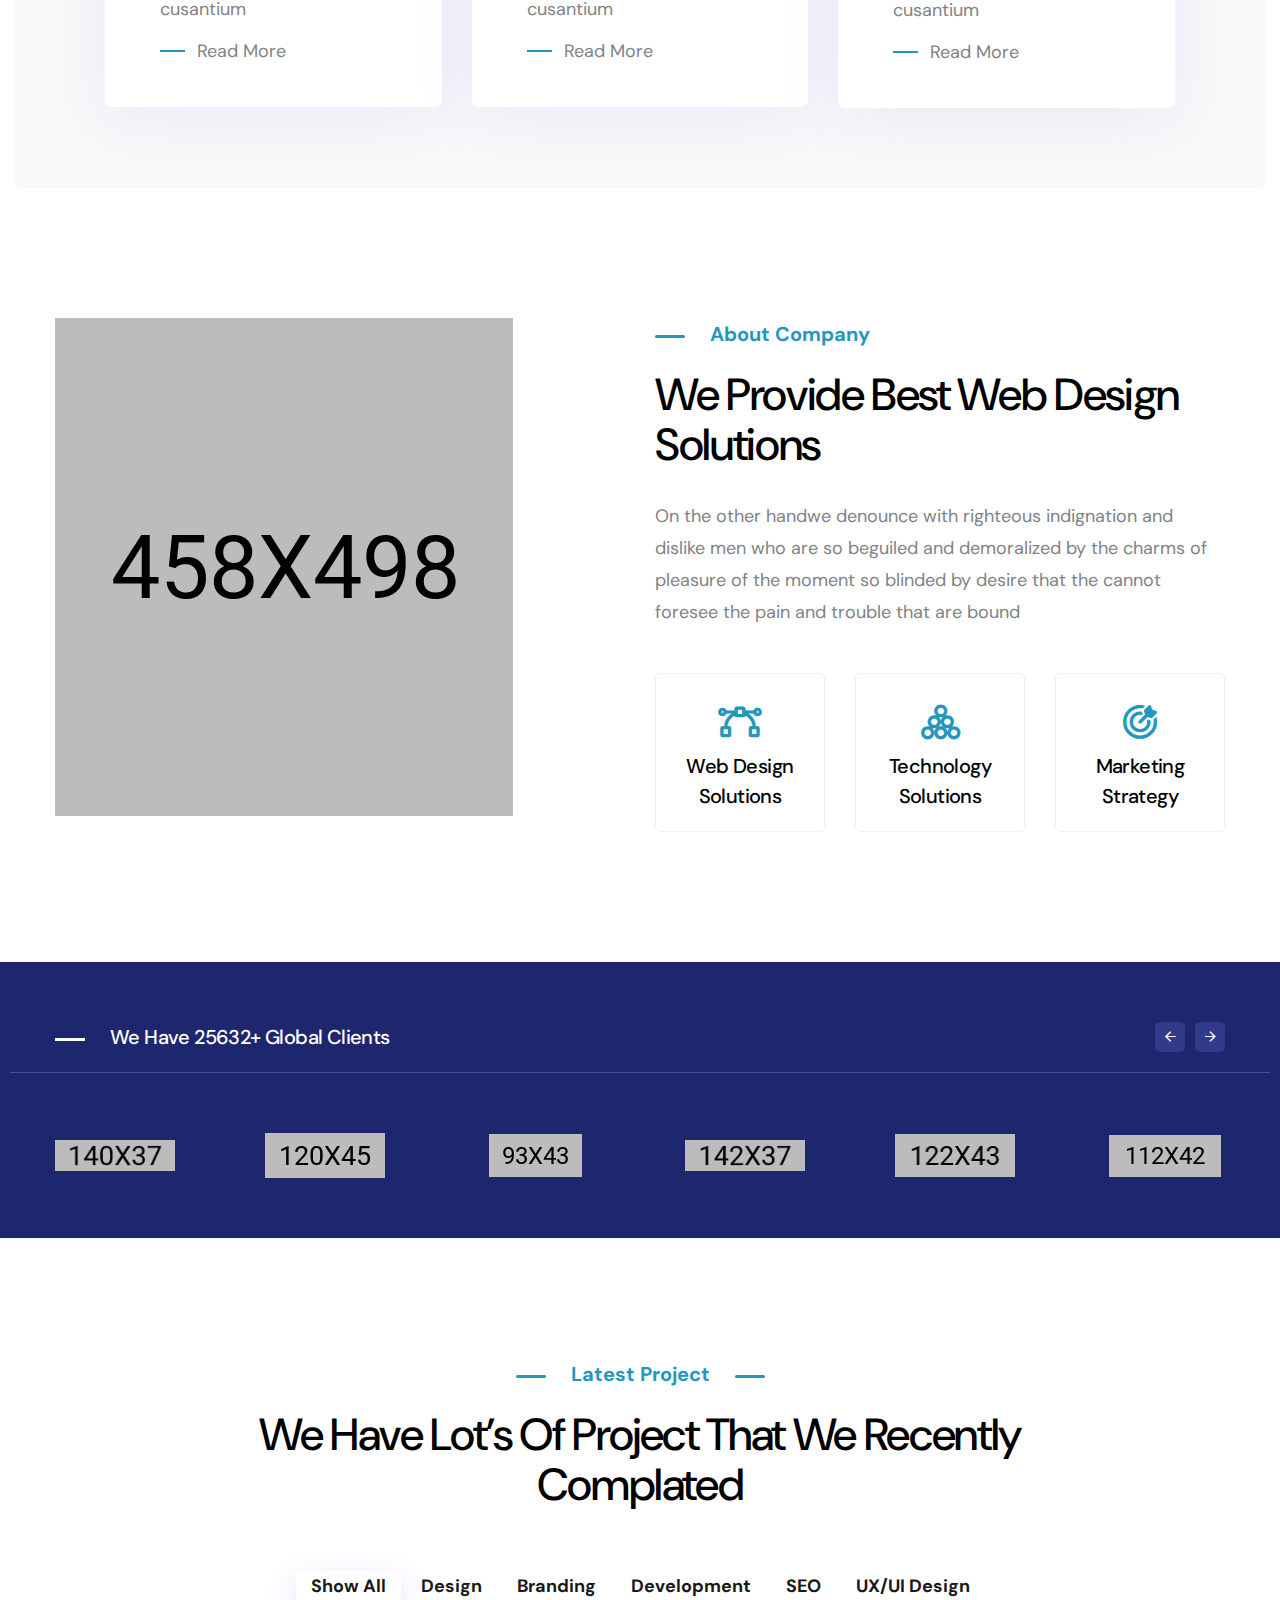
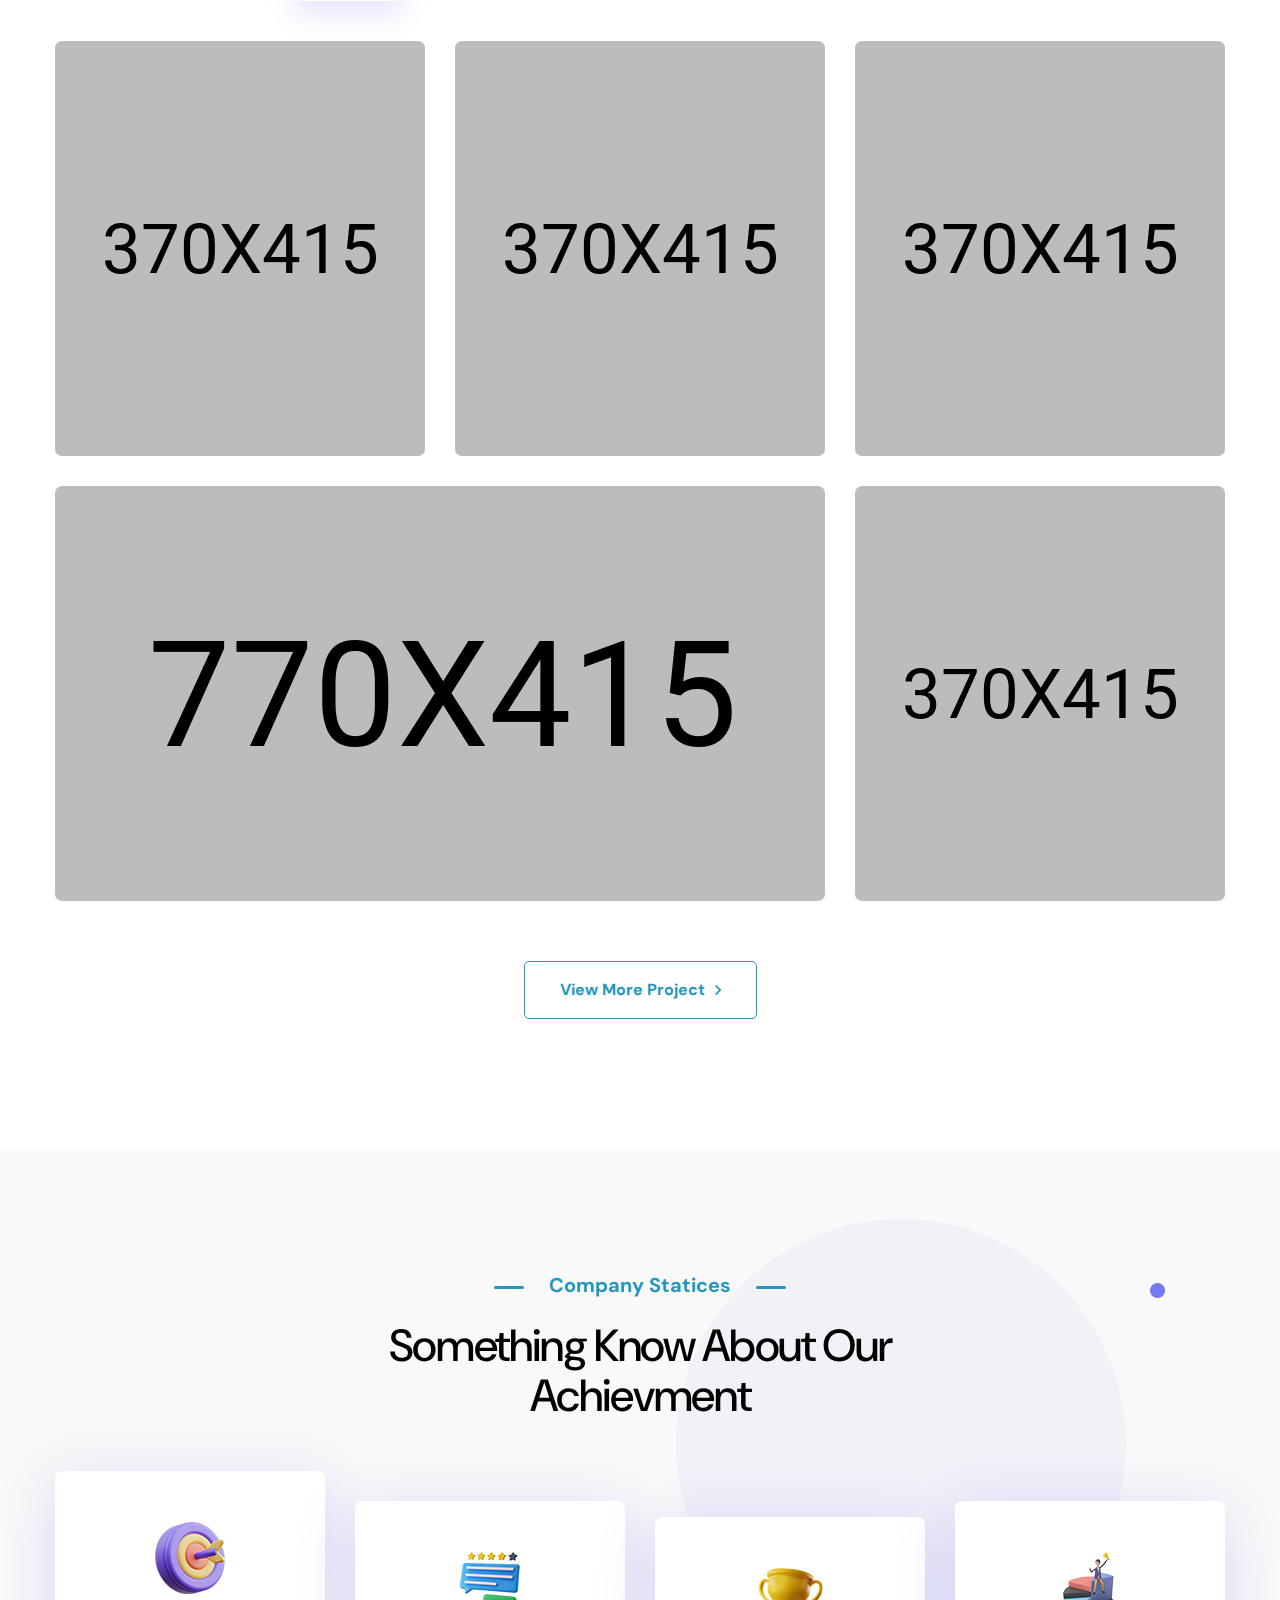
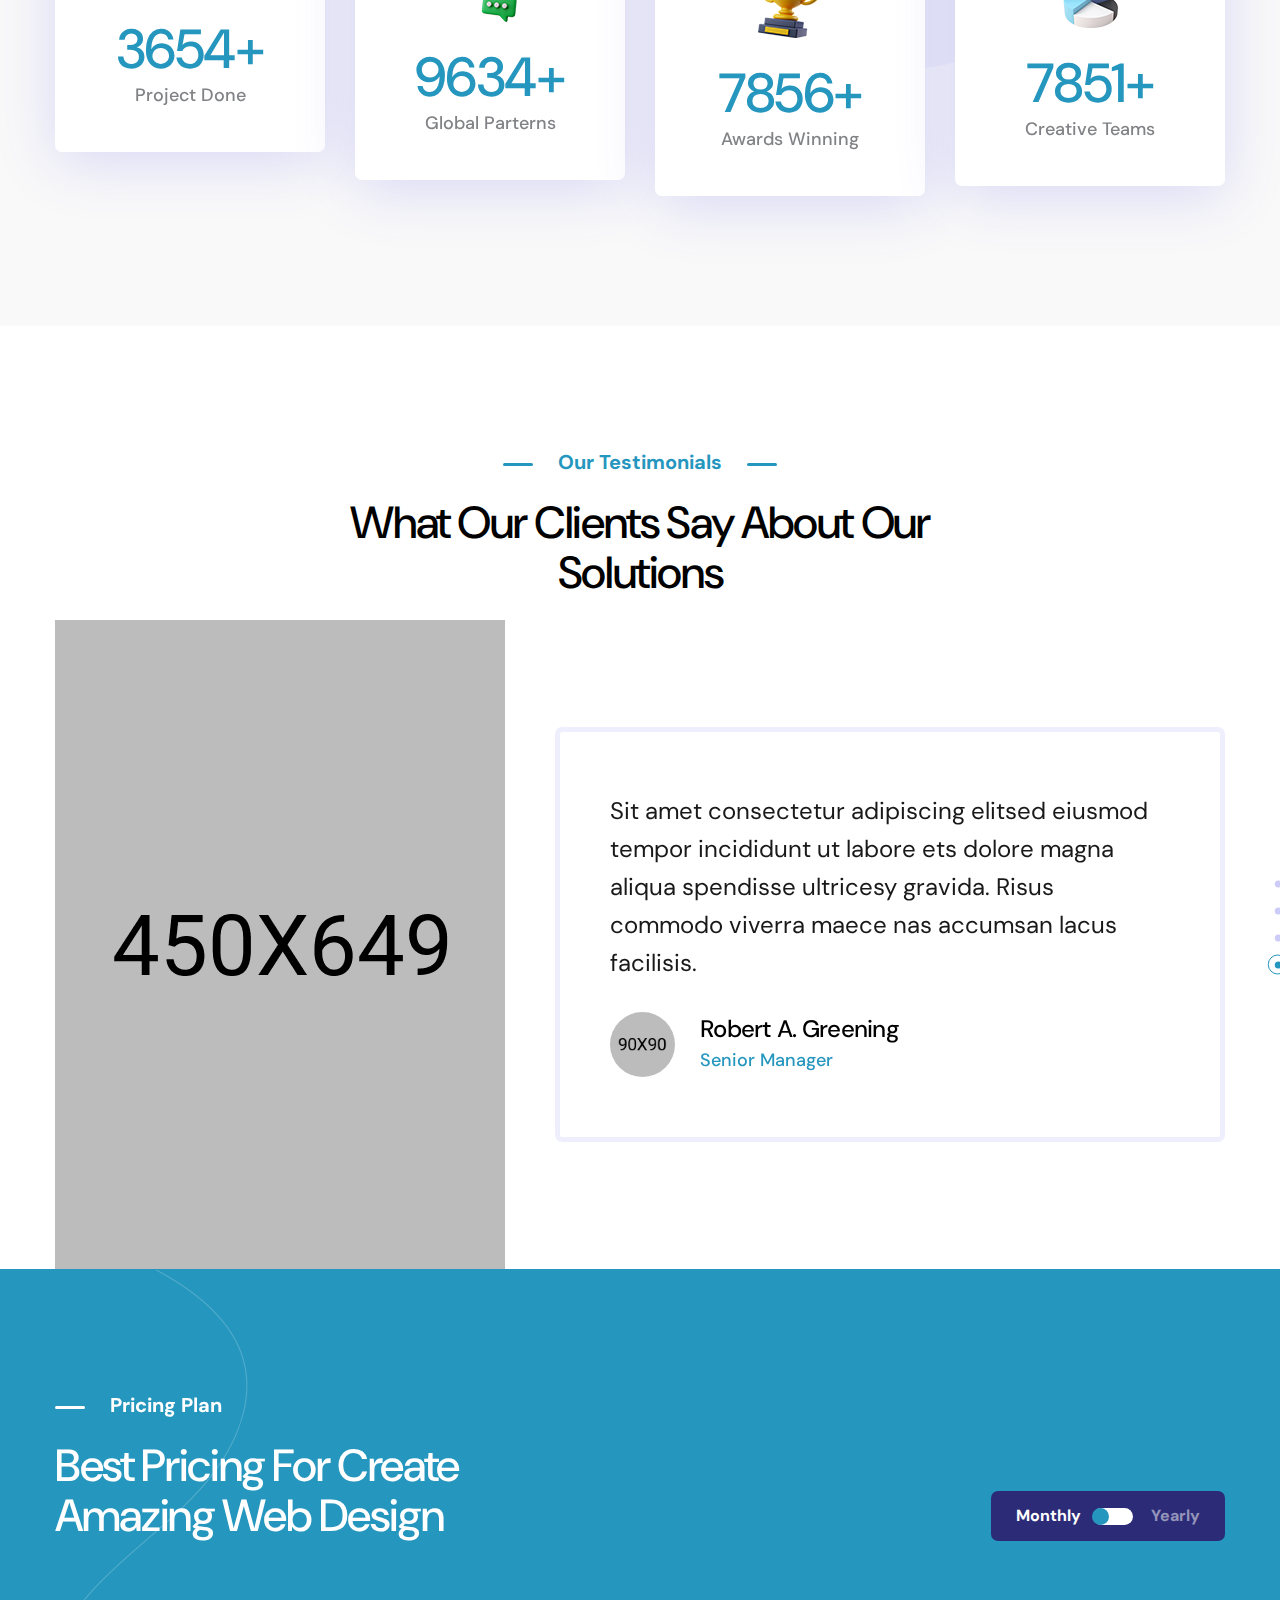
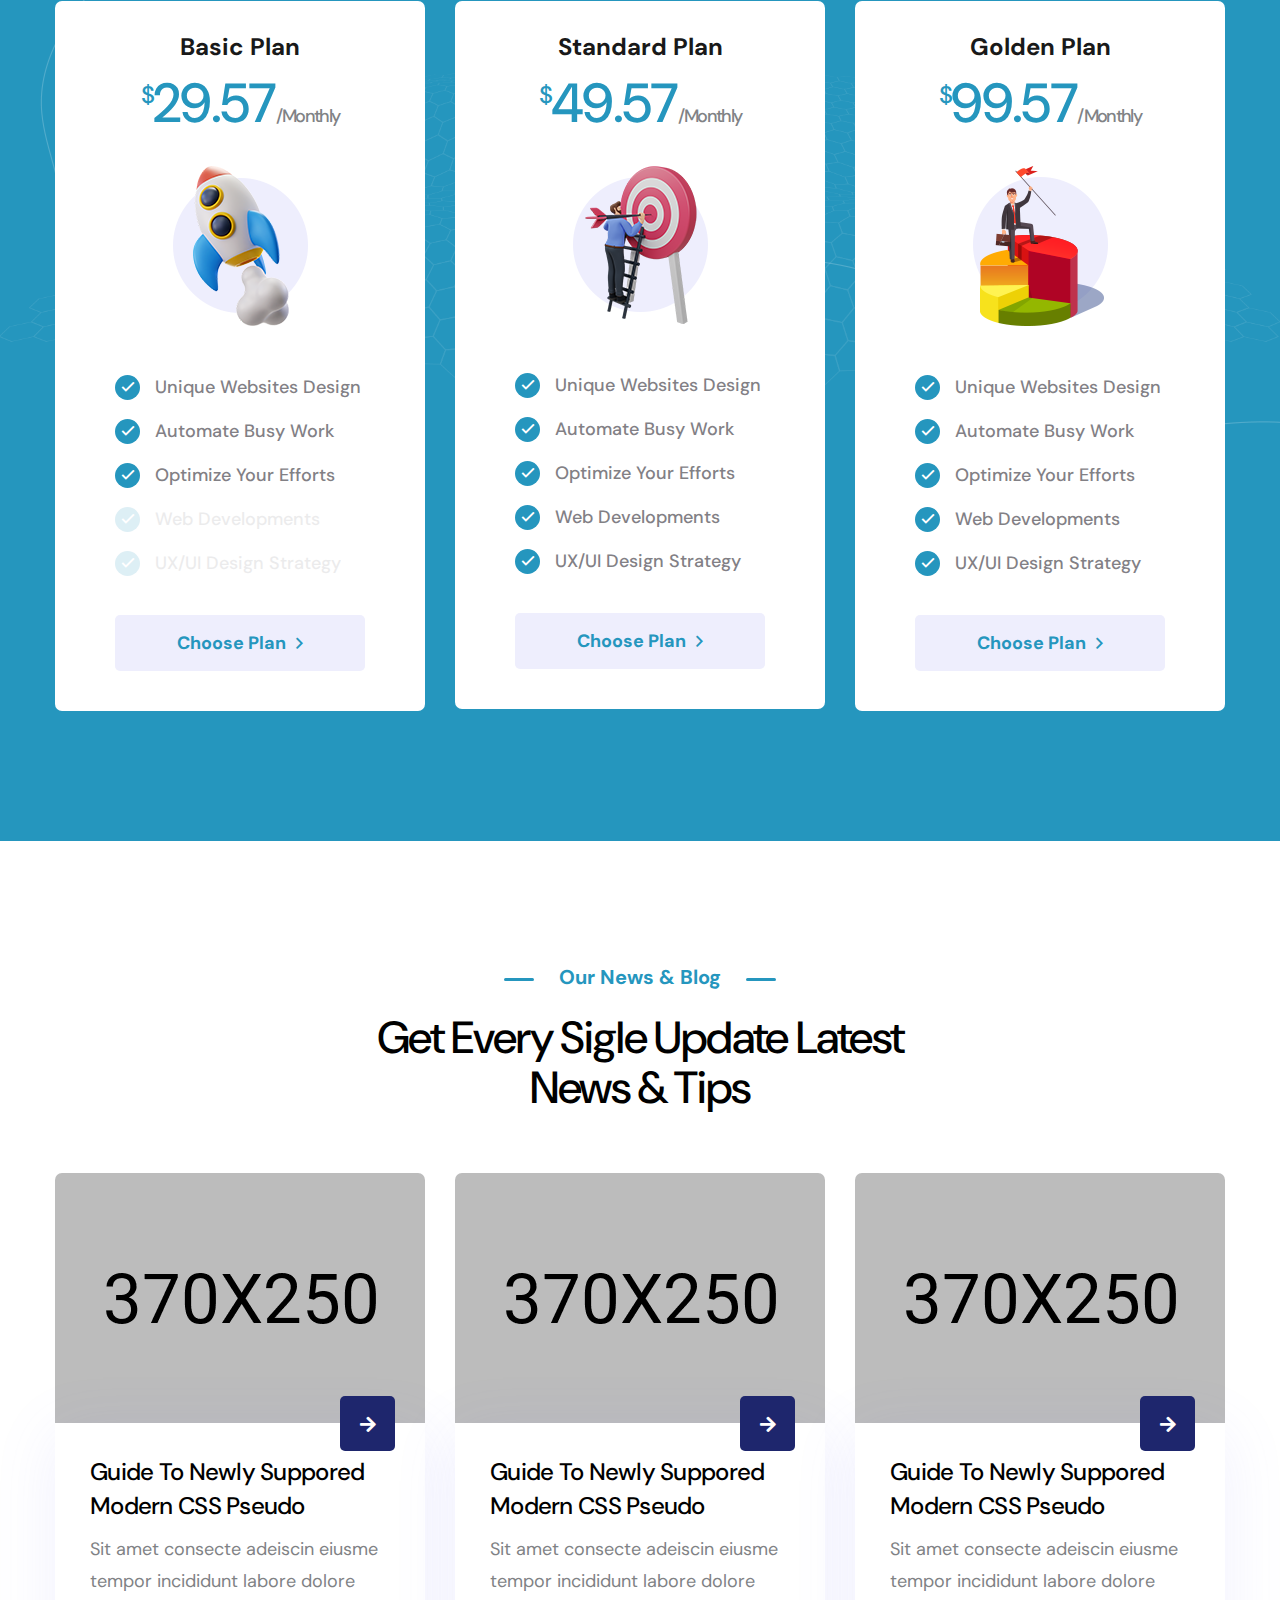
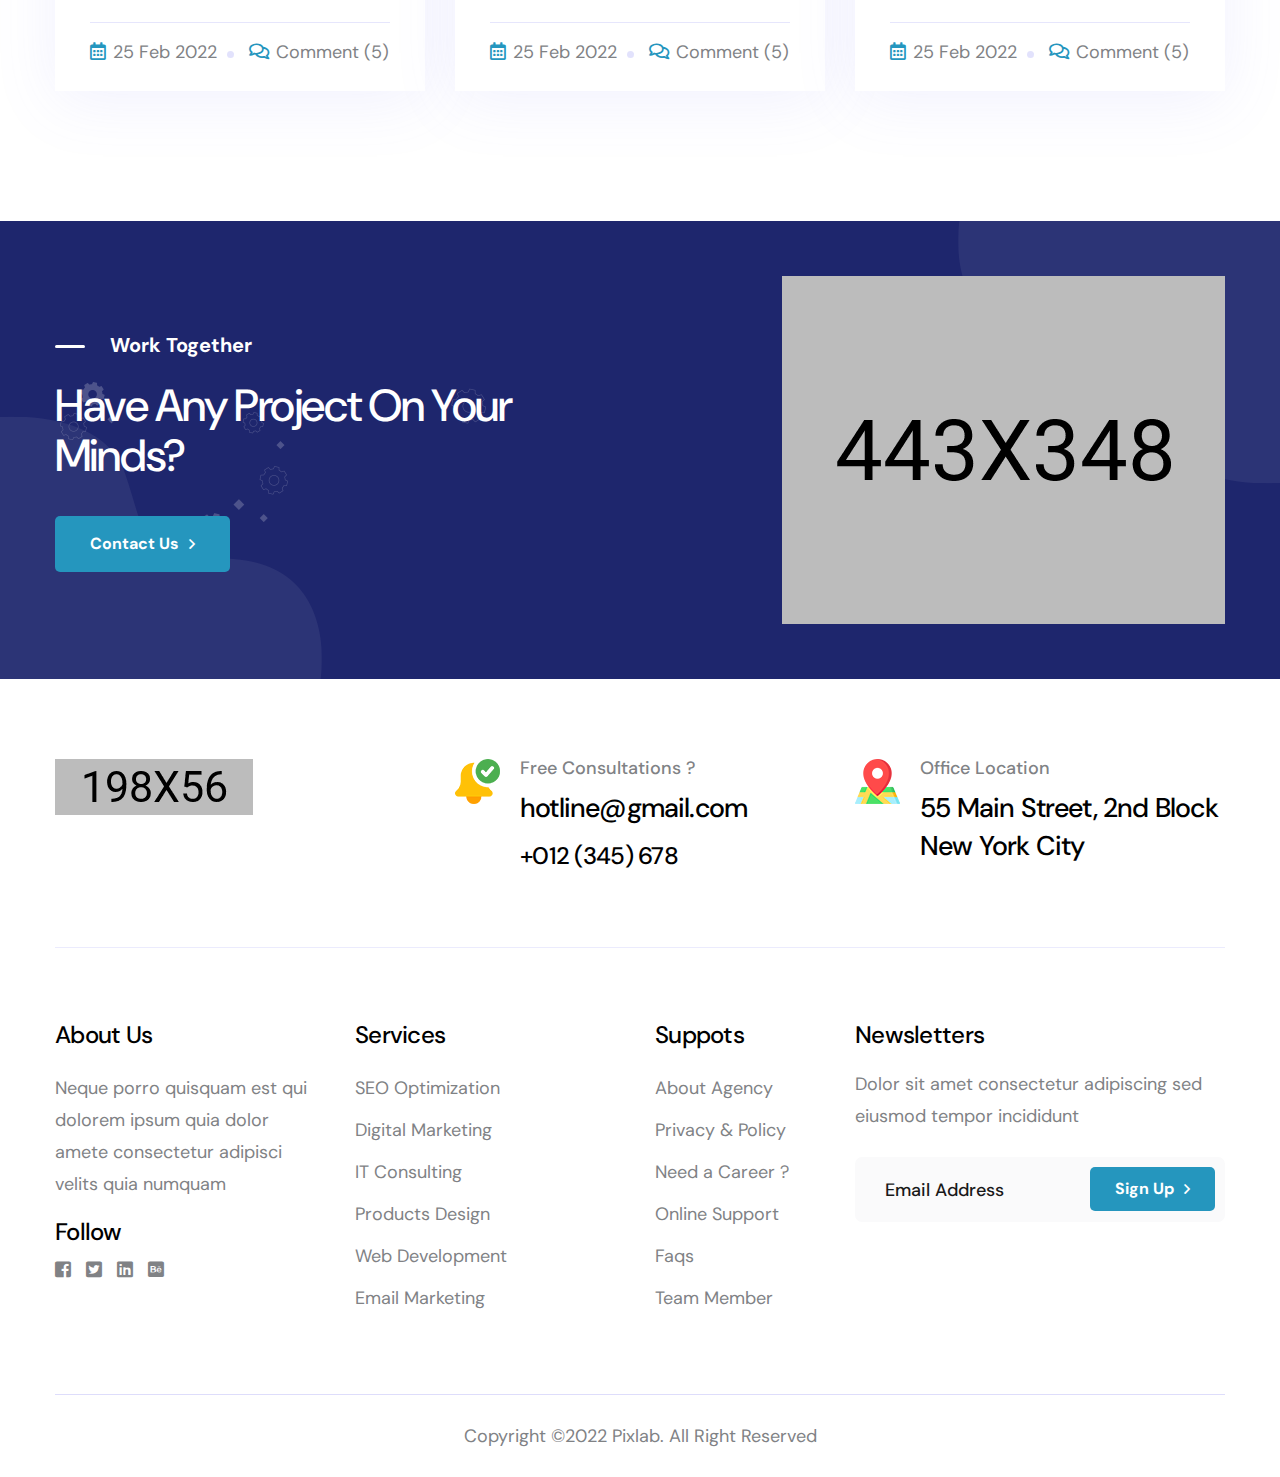
<file: onepage-index-3.html>
<!DOCTYPE html>
<html lang="en">
    <head>
        <!--====== Required meta tags ======-->
        <meta charset="utf-8">
        <meta http-equiv="x-ua-compatible" content="ie=edge">
        <meta name="description" content="">
        <meta name="viewport" content="width=device-width, initial-scale=1, shrink-to-fit=no">
        <!--====== Title ======-->
        <title>Pixlab - Creative Agency HTML Template</title>
        <!--====== Favicon Icon ======-->
        <link rel="shortcut icon" href="assets/images/favicon.ico" type="image/png">
        <!--====== Default css ======-->
        <link rel="stylesheet" href="assets/css/default.css">
        <!--====== Style css ======-->
        <link rel="stylesheet" href="assets/css/style.css">
        <!--====== Responsive css ======-->
        <link rel="stylesheet" href="assets/css/responsive.css">
    </head>
    <body data-spy="scroll" data-target=".main-menu">
        <div class="home-v3-wrapper">
            <!--====== Start Preloader ======-->
            <div class="preloader">
                <div class="loader">
                    <div class="pre-shadow"></div>
                    <div class="pre-box"></div>
                </div>
            </div>
            <!--====== End Preloader ======-->
            <!--====== offcanvas-panel ======-->
            <div class="offcanvas-panel">
                <div class="panel-overlay"></div>
                <div class="offcanvas-panel-inner">
                    <div class="panel-logo">
                        <a href="index.html"><img src="assets/images/logo/logo-1.png" alt="Qempo"></a>
                    </div>
                    <div class="about-us">
                        <h5 class="panel-widget-title">About Us</h5>
                        <p>
                            Lorem, ipsum dolor sit amet consectetur adipisicing elit. Tempore ipsam alias quae cupiditate quas, neque eum magni impedit asperiores.
                        </p>
                    </div>
                    <div class="contact-us">
                        <h5 class="panel-widget-title">Contact Us</h5>
                        <ul>
                            <li>
                                <i class="fal fa-map-marker-alt"></i>
                                121 King St, Melbourne VIC 3000, Australia.
                            </li>
                            <li>
                                <i class="fal fa-envelope-open"></i>
                                <a href="mailto:hello@barky.com"> hello@barky.com</a>
                                <a href="mailto:info@barky.com">info@barky.com</a>
                            </li>
                            <li>
                                <i class="fal fa-phone"></i>
                                <a href="tel:(312)-895-9800">(312) 895-9800</a>
                                <a href="tel:(312)-895-9888">(312) 895-9888</a>
                            </li>
                        </ul>
                    </div>
                    <a href="#" class="panel-close"><i class="fal fa-times"></i></a>
                </div>
            </div><!--====== offcanvas-panel ======-->
            <!--====== Start Header Section ======-->
            <header class="theme-header">
                <!-- header Navigation -->
                <div class="header-navigation navigation-style-v3">
                    <div class="nav-overlay"></div>
                    <div class="container-fluid">
                        <div class="primary-menu">
                            <div class="site-branding">
                                <a href="index.html" class="brand-logo"><img src="assets/images/logo/logo-1.png" alt="Site Logo"></a>
                                <div class="lang-dropdown">
                                    <select class="wide">
                                        <option value="01">English</option>
                                        <option value="02">French</option>
                                    </select>
                                </div>
                            </div>
                            <div class="nav-menu nav-ml-auto">
                                <!-- Navbar Close -->
                                <div class="navbar-close"><i class="far fa-times"></i></div>
                                <!-- Nav Search -->
                                <div class="nav-search">
                                    <form>
                                        <div class="form_group">
                                            <input type="email" class="form_control" placeholder="Search Here" name="email" required>
                                            <button class="search-btn"><i class="fas fa-search"></i></button>
                                        </div>
                                    </form>
                                </div>
                                <!-- Main Menu -->
                                <nav class="main-menu">
                                    <ul>
                                        <li class="menu-item"><a href="#home" class="page-scroll active nav-link">Home</a></li>
                                        <li class="menu-item"><a href="#services" class="page-scroll nav-link">Services</a></li>
                                        <li class="menu-item"><a href="#about" class="page-scroll nav-link">About</a></li>
                                        <li class="menu-item"><a href="#portfolio" class="page-scroll nav-link">Portfolio</a></li>
                                        <li class="menu-item"><a href="#testimonial" class="page-scroll nav-link">Testimonial</a></li>
                                        <li class="menu-item"><a href="#pricing" class="page-scroll nav-link">pricing</a></li>
                                        <li class="menu-item"><a href="#blog" class="page-scroll nav-link">Blog</a></li>
                                    </ul>
                                </nav>
                            </div>
                            <div class="header-right-nav">
                                <ul>
                                    <li class="nav-button"><a href="contact.html" class="main-btn arrow-btn">Let’s Talk</a></li>
                                    <li class="bar-item"><img src="assets/images/bar.png" alt=""></li>
                                    <li class="navbar-toggle-btn">
                                        <div class="navbar-toggler">
                                            <span></span>
                                            <span></span>
                                            <span></span>
                                        </div>
                                    </li>
                                </ul>
                            </div>
                        </div>
                    </div>
                </div>
            </header><!--====== End Header Section ======-->
            <!--====== Start Hero Section ======-->
            <section class="hero-banner-v3 dark-blue-bg position-relative z-1" id="home">
                <div class="hero-pattern bg_cover" style="background-image: url(assets/images/hero/hero-pattern.png);"></div>
                <div class="shape shape-one scene"><span data-depth="1"><img src="assets/images/shape/shape-15.png" alt=""></span></div>
                <div class="shape shape-two scene"><span data-depth="1.2"><img src="assets/images/shape/shape-17.png" alt=""></span></div>
                <div class="shape shape-three scene"><span data-depth="1.5"><img src="assets/images/shape/shape-13.png" alt=""></span></div>
                <div class="shape shape-four scene"><span data-depth="3"><img src="assets/images/shape/shape-15.png" alt=""></span></div>
                <div class="shape shape-five scene"><span data-depth="2"><img src="assets/images/shape/shape-14.png" alt=""></span></div>
                <div class="shape shape-six scene"><span data-depth="6"><img src="assets/images/shape/shape-16.png" alt=""></span></div>
                <div class="container">
                    <div class="row align-items-center">
                        <div class="col-lg-6">
                            <div class="hero-content">
                                
                                <h1 class="wow fadeInUp" data-wow-delay=".5s">We’re Digital Web 
                                    Design Agency</h1>
                                <p class="wow fadeInUp" data-wow-delay=".6s">Sed ut perspiciatis unde omnis iste natus error siluptatem accu
                                    santium doloremque laudantium totam rem</p>
                                
                                <a href="services.html" class="main-btn bordered-btn btn-white arrow-btn wow fadeInUp" data-wow-delay=".7s">View Services</a>
                            </div>
                        </div>
                        <div class="col-lg-6">
                            <div class="hero-img wow fadeInRight" data-wow-delay=".5s">
                                <img src="assets/images/hero/hero-two-img-1.png" alt="">
                            </div>
                        </div>
                    </div>
                </div>
            </section><!--====== End Hero Section ======-->
            <!--====== Start Service Section ======-->
            <section class="service-area service-area-v2" id="services">
                <div class="container-1350">
                    <div class="service-wrapper light-gray-bg">
                        <div class="row">
                            <div class="col-lg-4 col-md-6 col-sm-12">
                                <div class="service-item service-style-three mb-30 wow fadeInUp" data-wow-delay=".15s">
                                    <div class="icon">
                                        <img src="assets/images/icon/icon-1.png" alt="">
                                    </div>
                                    <div class="text">
                                        <h3 class="title"><a href="service-details.html">Creative Design</a></h3>
                                        <p>Sed ut perspiciatis unde omnisy natus error volupt cusantium</p>
                                        <a href="service-details.html" class="btn-link-two">Read More</a>
                                    </div>
                                </div>
                            </div>
                            <div class="col-lg-4 col-md-6 col-sm-12">
                                <div class="service-item service-style-three mb-30 wow fadeInUp" data-wow-delay=".2s">
                                    <div class="icon">
                                        <img src="assets/images/icon/icon-2.png" alt="">
                                    </div>
                                    <div class="text">
                                        <h3 class="title"><a href="service-details.html">Marketing Strategy</a></h3>
                                        <p>Sed ut perspiciatis unde omnisy natus error volupt cusantium</p>
                                        <a href="service-details.html" class="btn-link-two">Read More</a>
                                    </div>
                                </div>
                            </div>
                            <div class="col-lg-4 col-md-6 col-sm-12">
                                <div class="service-item service-style-three mb-30 wow fadeInUp" data-wow-delay=".25s">
                                    <div class="icon">
                                        <img src="assets/images/icon/icon-3.png" alt="">
                                    </div>
                                    <div class="text">
                                        <h3 class="title"><a href="service-details.html">Design Strategy</a></h3>
                                        <p>Sed ut perspiciatis unde omnisy natus error volupt cusantium</p>
                                        <a href="service-details.html" class="btn-link-two">Read More</a>
                                    </div>
                                </div>
                            </div>
                            <div class="col-lg-4 col-md-6 col-sm-12">
                                <div class="service-item service-style-three mb-30 wow fadeInUp" data-wow-delay=".3s">
                                    <div class="icon">
                                        <img src="assets/images/icon/icon-4.png" alt="">
                                    </div>
                                    <div class="text">
                                        <h3 class="title"><a href="service-details.html">Web Development</a></h3>
                                        <p>Sed ut perspiciatis unde omnisy natus error volupt cusantium</p>
                                        <a href="service-details.html" class="btn-link-two">Read More</a>
                                    </div>
                                </div>
                            </div>
                            <div class="col-lg-4 col-md-6 col-sm-12">
                                <div class="service-item service-style-three mb-30 wow fadeInUp" data-wow-delay=".35s">
                                    <div class="icon">
                                        <img src="assets/images/icon/icon-5.png" alt="">
                                    </div>
                                    <div class="text">
                                        <h3 class="title"><a href="service-details.html">SEO Optimization</a></h3>
                                        <p>Sed ut perspiciatis unde omnisy natus error volupt cusantium</p>
                                        <a href="service-details.html" class="btn-link-two">Read More</a>
                                    </div>
                                </div>
                            </div>
                            <div class="col-lg-4 col-md-6 col-sm-12">
                                <div class="service-item service-style-three mb-30 wow fadeInUp" data-wow-delay=".4s">
                                    <div class="icon">
                                        <img src="assets/images/icon/icon-6.png" alt="">
                                    </div>
                                    <div class="text">
                                        <h3 class="title"><a href="service-details.html">IT & Technology</a></h3>
                                        <p>Sed ut perspiciatis unde omnisy natus error volupt cusantium</p>
                                        <a href="service-details.html" class="btn-link-two btn-link-two">Read More</a>
                                    </div>
                                </div>
                            </div>
                        </div>
                    </div>
                </div>
            </section><!--====== End Service Section ======-->
            <!--====== Start About Section ======-->
            <section class="about-area about-area-v4 pt-130 pb-80" id="about">
                <div class="container">
                    <div class="row">
                        <div class="col-lg-6">
                            <div class="img-holder mb-50 wow fadeInLeft">
                                <img src="assets/images/about/img-6.png" alt="">
                            </div>
                        </div>
                        <div class="col-lg-6">
                            <div class="text-wrapper mb-30 wow fadeInRight">
                                <div class="section-title section-title-left mb-30">
                                    <span class="sub-title st-two">About Company</span>
                                    <h2 class="font-45">We Provide Best Web 
                                        Design Solutions</h2>
                                </div>
                                <p>On the other handwe denounce with righteous indignation and dislike men who are so beguiled and demoralized by the charms of pleasure of the moment so blinded by desire that the cannot foresee the pain and trouble that are bound</p>
                                <div class="row">
                                    <div class="col-lg-4 col-md-4 col-sm-12">
                                        <div class="item-box text-center mb-20">
                                            <div class="icon">
                                                <i class="far fa-bezier-curve"></i>
                                            </div>
                                            <div class="text">
                                                <h5>Web Design 
                                                    Solutions</h5>
                                            </div>
                                        </div>
                                    </div>
                                    <div class="col-lg-4 col-md-4 col-sm-12">
                                        <div class="item-box text-center mb-20">
                                            <div class="icon">
                                                <i class="far fa-ball-pile"></i>
                                            </div>
                                            <div class="text">
                                                <h5>Technology
                                                    Solutions</h5>
                                            </div>
                                        </div>
                                    </div>
                                    <div class="col-lg-4 col-md-4 col-sm-12">
                                        <div class="item-box text-center mb-20">
                                            <div class="icon">
                                                <i class="far fa-bullseye-arrow"></i>
                                            </div>
                                            <div class="text">
                                                <h5>Marketing 
                                                    Strategy</h5>
                                            </div>
                                        </div>
                                    </div>
                                </div>
                            </div>
                        </div>
                    </div>
                </div>
            </section><!--====== End About Section ======-->
            <!--====== Start Partners Section ======-->
            <section class="partners-area partners-area-v1 pt-60 pb-50">
                <div class="container">
                    <div class="row align-items-center">
                        <div class="col-md-8">
                            <div class="text-wrapper mb-20">
                                <h5>We Have 25632+ Global Clients</h5>
                            </div>
                        </div>
                        <div class="col-md-4">
                            <div class="partners-arrows mb-20"></div>
                        </div>
                    </div>
                    <div class="partners-slider-one">
                        <div class="partner-item">
                            <div class="img-holder">
                                <a href="#"><img src="assets/images/partners/img-11.png" alt=""></a>
                            </div>
                        </div>
                        <div class="partner-item">
                            <div class="img-holder">
                                <a href="#"><img src="assets/images/partners/img-12.png" alt=""></a>
                            </div>
                        </div>
                        <div class="partner-item">
                            <div class="img-holder">
                                <a href="#"><img src="assets/images/partners/img-13.png" alt=""></a>
                            </div>
                        </div>
                        <div class="partner-item">
                            <div class="img-holder">
                                <a href="#"><img src="assets/images/partners/img-14.png" alt=""></a>
                            </div>
                        </div>
                        <div class="partner-item">
                            <div class="img-holder">
                                <a href="#"><img src="assets/images/partners/img-15.png" alt=""></a>
                            </div>
                        </div>
                        <div class="partner-item">
                            <div class="img-holder">
                                <a href="#"><img src="assets/images/partners/img-16.png" alt=""></a>
                            </div>
                        </div>
                        <div class="partner-item">
                            <div class="img-holder">
                                <a href="#"><img src="assets/images/partners/img-12.png" alt=""></a>
                            </div>
                        </div>
                    </div>
                </div>
            </section><!--====== End Partners Section ======-->
            <!--====== Start Portfolio Section ======-->
            <section class="portfolio-area masonry-portfolio pt-120 pb-130" id="portfolio">
                <div class="container">
                    <div class="row justify-content-center">
                        <div class="col-lg-8">
                            <div class="section-title text-center mb-60 wow fadeInUp">
                                <span class="sub-title st-two">Latest Project</span>
                                <h2 class="font-45">We Have Lot’s Of Project That We 
                                    Recently Complated</h2>
                            </div>
                        </div>
                    </div>
                    <div class="row">
                        <div class="col-lg-12">
                            <div class="portfolio-filter-button text-center mb-30 wow fadeInDown">
                                <ul class="filter-btn mb-30">
                                    <li data-filter="*" class="active">Show All</li>
                                    <li data-filter=".cat-1">Design</li>
                                    <li data-filter=".cat-2">Branding</li>
                                    <li data-filter=".cat-3">Development</li>
                                    <li data-filter=".cat-4">SEO</li>
                                    <li data-filter=".cat-5">UX/UI Design</li>
                                </ul>
                            </div>
                        </div>
                    </div>
                    <div class="row masonry-row">
                        <div class="col-lg-4 col-md-6 col-sm-12 portfolio-column cat-1 cat-3">
                            <div class="portfolio-item portfolio-style-three mb-30 wow fadeInUp" data-wow-delay=".2s">
                                <div class="img-holder">
                                    <img src="assets/images/portfolio/img-16.jpg" alt="portfolio">
                                    <div class="portfolio-hover">
                                        <div class="hover-content">
                                            <h3 class="title"><a href="project-details.html">Book Cover Design</a></h3>
                                            <p><a href="#">Design</a>, <a href="#">Branding</a></p>
                                        </div>
                                    </div>
                                </div>
                            </div>
                        </div>
                        <div class="col-lg-4 col-md-6 col-sm-12 portfolio-column cat-2 cat-5">
                            <div class="portfolio-item portfolio-style-three mb-30 wow fadeInUp" data-wow-delay=".25s">
                                <div class="img-holder">
                                    <img src="assets/images/portfolio/img-17.jpg" alt="portfolio">
                                    <div class="portfolio-hover">
                                        <div class="hover-content">
                                            <h3 class="title"><a href="project-details.html">Book Cover Design</a></h3>
                                            <p><a href="#">Design</a>, <a href="#">Branding</a></p>
                                        </div>
                                    </div>
                                </div>
                            </div>
                        </div>
                        <div class="col-lg-4 col-md-6 col-sm-12 portfolio-column cat-3 cat-4  cat-2">
                            <div class="portfolio-item portfolio-style-three mb-30 wow fadeInUp" data-wow-delay=".3s">
                                <div class="img-holder">
                                    <img src="assets/images/portfolio/img-18.jpg" alt="portfolio">
                                    <div class="portfolio-hover">
                                        <div class="hover-content">
                                            <h3 class="title"><a href="project-details.html">Book Cover Design</a></h3>
                                            <p><a href="#">Design</a>, <a href="#">Branding</a></p>
                                        </div>
                                    </div>
                                </div>
                            </div>
                        </div>
                        <div class="col-lg-8 col-md-6 col-sm-12 portfolio-column cat-5">
                            <div class="portfolio-item portfolio-style-three mb-30 wow fadeInUp">
                                <div class="img-holder">
                                    <img src="assets/images/portfolio/img-19.jpg" alt="portfolio" data-wow-delay=".35s">
                                    <div class="portfolio-hover">
                                        <div class="hover-content">
                                            <h3 class="title"><a href="project-details.html">Book Cover Design</a></h3>
                                            <p><a href="#">Design</a>, <a href="#">Branding</a></p>
                                        </div>
                                    </div>
                                </div>
                            </div>
                        </div>
                        <div class="col-lg-4 col-md-6 col-sm-12 portfolio-column cat-4 cat-1 cat-2">
                            <div class="portfolio-item portfolio-style-three mb-30 wow fadeInUp" data-wow-delay=".4s">
                                <div class="img-holder">
                                    <img src="assets/images/portfolio/img-20.jpg" alt="portfolio">
                                    <div class="portfolio-hover">
                                        <div class="hover-content">
                                            <h3 class="title"><a href="project-details.html">Book Cover Design</a></h3>
                                            <p><a href="#">Design</a>, <a href="#">Branding</a></p>
                                        </div>
                                    </div>
                                </div>
                            </div>
                        </div>
                    </div>
                    <div class="row">
                        <div class="col-lg-12">
                            <div class="button-box text-center mt-30 wow fadeInUp">
                                <a href="projects.html" class="main-btn arrow-btn bordered-btn btn-blue">View More Project</a>
                            </div>
                        </div>
                    </div>
                </div>
            </section><!--====== End Portfolio Section ======-->
            <!--====== Start Counter Section ======-->
            <section class="counter-area counter-area-v3 light-gray-bg pt-120 pb-90 position-relative z-1">
                <div class="shape shape-one"><span></span></div>
                <div class="shape shape-two scene"><span data-depth="3"><img src="assets/images/shape/shape-15.png" alt=""></span></div>
                <div class="container">
                    <div class="row justify-content-center">
                        <div class="col-lg-6">
                            <div class="section-title text-center mb-80 wow fadeInUp">
                                <span class="sub-title st-two">Company Statices</span>
                                <h2 class="font-45">Something Know About 
                                    Our Achievment</h2>
                            </div>
                        </div>
                    </div>
                    <div class="row">
                        <div class="col-lg-3 col-md-6 col-sm-12">
                            <div class="counter-item text-center mb-40 mt-lg-30 wow fadeInUp" data-wow-delay=".2s">
                                <div class="icon">
                                    <img src="assets/images/icon/icon-16.png" alt="">
                                </div>
                                <div class="text">
                                    <h2 class="number"><span class="count">3654</span>+</h2>
                                    <p class="position">Project  Done</p>
                                </div>
                            </div>
                        </div>
                        <div class="col-lg-3 col-md-6 col-sm-12">
                            <div class="counter-item text-center mb-40 wow fadeInDown" data-wow-delay=".3s">
                                <div class="icon">
                                    <img src="assets/images/icon/icon-17.png" alt="">
                                </div>
                                <div class="text">
                                    <h2 class="number"><span class="count">9634</span>+</h2>
                                    <p class="position">Global Parterns</p>
                                </div>
                            </div>
                        </div>
                        <div class="col-lg-3 col-md-6 col-sm-12">
                            <div class="counter-item text-center mb-40 mt-lg-3 wow fadeInUp" data-wow-delay=".4s">
                                <div class="icon">
                                    <img src="assets/images/icon/icon-18.png" alt="">
                                </div>
                                <div class="text">
                                    <h2 class="number"><span class="count">7856</span>+</h2>
                                    <p class="position">Awards Winning</p>
                                </div>
                            </div>
                        </div>
                        <div class="col-lg-3 col-md-6 col-sm-12">
                            <div class="counter-item text-center mb-40 wow fadeInDown" data-wow-delay=".5s">
                                <div class="icon">
                                    <img src="assets/images/icon/icon-19.png" alt="">
                                </div>
                                <div class="text">
                                    <h2 class="number"><span class="count">7851</span>+</h2>
                                    <p class="position">Creative Teams</p>
                                </div>
                            </div>
                        </div>
                    </div>
                </div>
            </section><!--====== End Counter Section ======-->
            <!--====== Start Testimonial Section ======-->
            <section class="testimonial-area testimonial-area-v4 pt-120" id="testimonial">
                <div class="container">
                    <div class="row justify-content-center">
                        <div class="col-lg-7">
                            <div class="section-title text-center WOW fadeInUp">
                                <span class="sub-title st-two">Our Testimonials</span>
                                <h2 class="font-45">What Our Clients Say About 
                                    Our Solutions</h2>
                            </div>
                        </div>
                    </div>
                    <div class="row align-items-center">
                        <div class="col-lg-5">
                            <div class="img-holder wow fadeInLeft">
                                <img src="assets/images/testimonial/img-4.png" alt="">
                            </div>
                        </div>
                        <div class="col-lg-7">
                            <div class="text-wrapper mb-20 wow fadeInRight">
                                <div class="testimonial-slider-one">
                                    <div class="testimonial-item">
                                        <div class="testimonial-content">
                                            <p>Sit amet consectetur adipiscing elitsed 
                                                eiusmod tempor incididunt ut labore ets dolore magna aliqua spendisse ultricesy gravida. Risus commodo viverra maece
                                                nas accumsan lacus facilisis.</p>
                                            <div class="author-title-thumb d-flex">
                                                <div class="author-thumb">
                                                    <img src="assets/images/testimonial/thumb-1.jpg" alt="">
                                                </div>
                                                <div class="author-title">
                                                    <h4>Robert A. Greening</h4>
                                                    <p class="position">Senior Manager</p>
                                                </div>
                                            </div>
                                        </div>
                                    </div>
                                    <div class="testimonial-item">
                                        <div class="testimonial-content">
                                            <p>Sit amet consectetur adipiscing elitsed 
                                                eiusmod tempor incididunt ut labore ets dolore magna aliqua spendisse ultricesy gravida. Risus commodo viverra maece
                                                nas accumsan lacus facilisis.</p>
                                            <div class="author-title-thumb d-flex">
                                                <div class="author-thumb">
                                                    <img src="assets/images/testimonial/thumb-2.jpg" alt="">
                                                </div>
                                                <div class="author-title">
                                                    <h4>Robert A. Greening</h4>
                                                    <p class="position">Senior Manager</p>
                                                </div>
                                            </div>
                                        </div>
                                    </div>
                                    <div class="testimonial-item">
                                        <div class="testimonial-content">
                                            <p>Sit amet consectetur adipiscing elitsed 
                                                eiusmod tempor incididunt ut labore ets dolore magna aliqua spendisse ultricesy gravida. Risus commodo viverra maece
                                                nas accumsan lacus facilisis.</p>
                                            <div class="author-title-thumb d-flex">
                                                <div class="author-thumb">
                                                    <img src="assets/images/testimonial/thumb-1.jpg" alt="">
                                                </div>
                                                <div class="author-title">
                                                    <h4>Robert A. Greening</h4>
                                                    <p class="position">Senior Manager</p>
                                                </div>
                                            </div>
                                        </div>
                                    </div>
                                    <div class="testimonial-item">
                                        <div class="testimonial-content">
                                            <p>Sit amet consectetur adipiscing elitsed 
                                                eiusmod tempor incididunt ut labore ets dolore magna aliqua spendisse ultricesy gravida. Risus commodo viverra maece
                                                nas accumsan lacus facilisis.</p>
                                            <div class="author-title-thumb d-flex">
                                                <div class="author-thumb">
                                                    <img src="assets/images/testimonial/thumb-2.jpg" alt="">
                                                </div>
                                                <div class="author-title">
                                                    <h4>Robert A. Greening</h4>
                                                    <p class="position">Senior Manager</p>
                                                </div>
                                            </div>
                                        </div>
                                    </div>
                                </div>
                            </div>
                        </div>
                    </div>
                </div>
            </section><!--====== End Testimonial Section ======-->
            <!--====== Start Pricing Section ======-->
            <section class="pricing-area pricing-area-v3 dark-blue-bg position-relative z-1 pt-120 pb-90" id="pricing">
                <div class="shape shape-one"><span><img src="assets/images/shape/pattern-shape-2.png" alt=""></span></div>
                <div class="shape shape-two scene"><span data-depth=".2"><img src="assets/images/shape/line-2.png" alt=""></span></div>
                <div class="shape shape-three scene"><span data-depth=".3"><img src="assets/images/shape/line-3.png" alt=""></span></div>
                <div class="container">
                    <div class="row align-items-end">
                        <div class="col-lg-6">
                            <div class="section-title section-title-white section-title-left mb-60 wow fadeInLeft">
                                <span class="sub-title st-two">Pricing Plan</span>
                                <h2 class="font-45">Best Pricing For Create 
                                    Amazing Web Design</h2>
                            </div>
                        </div>
                        <div class="col-lg-6">
                            <div class="nav pricing-nav-tab float-lg-right wow fadeInRight">
                                <a class="nav-link active" data-toggle="tab" href="#monthly">Monthly</a>
                                <a class="nav-link" data-toggle="tab" href="#yearly">Yearly</a>
                            </div>
                        </div>
                    </div>
                    <div class="tab-content">
                        <div class="tab-pane fade show active" id="monthly">
                            <div class="row justify-content-center">
                                <div class="col-lg-4 col-md-6 col-sm-12">
                                    <div class="pricing-item pricing-item-three mb-40 wow fadeInUp" data-wow-delay=".2s">
                                        <div class="pricing-head text-center">
                                            <span class="plan">Basic Plan</span>
                                            <h2 class="price"><span class="currency">$</span>29.57<span class="duration">/Monthly</span></h2>
                                            <img src="assets/images/icon/icon-20.png" alt="">
                                        </div>
                                        <div class="pricing-body">
                                            <ul class="pricing-list">
                                                <li class="check">Unique Websites Design</li>
                                                <li class="check">Automate Busy Work</li>
                                                <li class="check">Optimize Your Efforts</li>
                                                <li class="uncheck">Web Developments</li>
                                                <li class="uncheck">UX/UI Design Strategy</li>
                                            </ul>
                                            <a href="contact.html" class="main-btn arrow-btn">Choose Plan</a>
                                        </div>
                                    </div>
                                </div>
                                <div class="col-lg-4 col-md-6 col-sm-12">
                                    <div class="pricing-item  pricing-item-three mb-40 wow fadeInUp" data-wow-delay=".3s">
                                        <div class="pricing-head text-center">
                                            <span class="plan">Standard Plan</span>
                                            <h2 class="price"><span class="currency">$</span>49.57<span class="duration">/Monthly</span></h2>
                                            <img src="assets/images/icon/icon-21.png" alt="">
                                        </div>
                                        <div class="pricing-body">
                                            <ul class="pricing-list">
                                                <li class="check">Unique Websites Design</li>
                                                <li class="check">Automate Busy Work</li>
                                                <li class="check">Optimize Your Efforts</li>
                                                <li class="check">Web Developments</li>
                                                <li class="check">UX/UI Design Strategy</li>
                                            </ul>
                                            <a href="contact.html" class="main-btn arrow-btn">Choose Plan</a>
                                        </div>
                                    </div>
                                </div>
                                <div class="col-lg-4 col-md-6 col-sm-12">
                                    <div class="pricing-item pricing-item-three mb-40 wow fadeInUp" data-wow-delay=".4s">
                                        <div class="pricing-head text-center">
                                            <span class="plan">Golden Plan</span>
                                            <h2 class="price"><span class="currency">$</span>99.57<span class="duration">/Monthly</span></h2>
                                            <img src="assets/images/icon/icon-22.png" alt="">
                                        </div>
                                        <div class="pricing-body">
                                            <ul class="pricing-list">
                                                <li class="check">Unique Websites Design</li>
                                                <li class="check">Automate Busy Work</li>
                                                <li class="check">Optimize Your Efforts</li>
                                                <li class="check">Web Developments</li>
                                                <li class="check">UX/UI Design Strategy</li>
                                            </ul>
                                            <a href="contact.html" class="main-btn arrow-btn">Choose Plan</a>
                                        </div>
                                    </div>
                                </div>
                            </div>
                        </div>
                        <div class="tab-pane fade" id="yearly">
                            <div class="row justify-content-center">
                                <div class="col-lg-4 col-md-6 col-sm-12">
                                    <div class="pricing-item pricing-item-three mb-40 wow fadeInUp" data-wow-delay=".2s">
                                        <div class="pricing-head text-center">
                                            <span class="plan">Basic Plan</span>
                                            <h2 class="price"><span class="currency">$</span>129.57<span class="duration">/Yearly</span></h2>
                                            <img src="assets/images/icon/icon-20.png" alt="">
                                        </div>
                                        <div class="pricing-body">
                                            <ul class="pricing-list">
                                                <li class="check">Unique Websites Design</li>
                                                <li class="check">Automate Busy Work</li>
                                                <li class="check">Optimize Your Efforts</li>
                                                <li class="uncheck">Web Developments</li>
                                                <li class="uncheck">UX/UI Design Strategy</li>
                                            </ul>
                                            <a href="contact.html" class="main-btn arrow-btn">Choose Plan</a>
                                        </div>
                                    </div>
                                </div>
                                <div class="col-lg-4 col-md-6 col-sm-12">
                                    <div class="pricing-item  pricing-item-three mb-40 wow fadeInUp" data-wow-delay=".3s">
                                        <div class="pricing-head text-center">
                                            <span class="plan">Standard Plan</span>
                                            <h2 class="price"><span class="currency">$</span>149.57<span class="duration">/Yearly</span></h2>
                                            <img src="assets/images/icon/icon-21.png" alt="">
                                        </div>
                                        <div class="pricing-body">
                                            <ul class="pricing-list">
                                                <li class="check">Unique Websites Design</li>
                                                <li class="check">Automate Busy Work</li>
                                                <li class="check">Optimize Your Efforts</li>
                                                <li class="check">Web Developments</li>
                                                <li class="check">UX/UI Design Strategy</li>
                                            </ul>
                                            <a href="contact.html" class="main-btn arrow-btn">Choose Plan</a>
                                        </div>
                                    </div>
                                </div>
                                <div class="col-lg-4 col-md-6 col-sm-12">
                                    <div class="pricing-item pricing-item-three mb-40 wow fadeInUp" data-wow-delay=".4s">
                                        <div class="pricing-head text-center">
                                            <span class="plan">Golden Plan</span>
                                            <h2 class="price"><span class="currency">$</span>199.57<span class="duration">/Yearly</span></h2>
                                            <img src="assets/images/icon/icon-22.png" alt="">
                                        </div>
                                        <div class="pricing-body">
                                            <ul class="pricing-list">
                                                <li class="check">Unique Websites Design</li>
                                                <li class="check">Automate Busy Work</li>
                                                <li class="check">Optimize Your Efforts</li>
                                                <li class="check">Web Developments</li>
                                                <li class="check">UX/UI Design Strategy</li>
                                            </ul>
                                            <a href="contact.html" class="main-btn arrow-btn">Choose Plan</a>
                                        </div>
                                    </div>
                                </div>
                            </div>
                        </div>
                    </div>
                </div>
            </section><!--====== End Pricing Section ======-->
            <!--====== Start Blog Section ======-->
            <section class="blog-area-v3 pt-120 pb-90" id="blog">
                <div class="container">
                    <div class="row justify-content-center">
                        <div class="col-lg-6">
                            <div class="section-title text-center mb-60 wow fadeInUp">
                                <span class="sub-title st-two">Our News & Blog</span>
                                <h2 class="font-45">Get Every Sigle Update
                                    Latest News & Tips</h2>
                            </div>
                        </div>
                    </div>
                    <div class="row justify-content-center">
                        <div class="col-lg-4 col-md-6 col-sm-12">
                            <div class="blog-post-item mb-40 wow fadeInUp" data-wow-delay=".2s">
                                <div class="post-thumbnail">
                                    <img src="assets/images/blog/img-1.jpg" alt="post image">
                                </div>
                                <div class="entry-content">
                                    <a href="blog-details.html" class="icon-btn"><i class="fas fa-arrow-right"></i></a>
                                    <h4 class="title"><a href="blog-details.html">Guide To Newly Suppored Modern CSS Pseudo</a></h4>
                                    <p>Sit amet consecte adeiscin eiusme 
                                        tempor incididunt labore dolore </p>
                                    <div class="post-meta">
                                        <ul>
                                            <li><span><i class="far fa-calendar-alt"></i><a href="blogs.html">25 Feb 2022</a></span></li>
                                            <li><span><i class="far fa-comments"></i><a href="blogs.html">Comment (5)</a></span></li>
                                        </ul>
                                    </div>
                                </div>
                            </div>
                        </div>
                        <div class="col-lg-4 col-md-6 col-sm-12">
                            <div class="blog-post-item mb-40 wow fadeInUp" data-wow-delay=".3s">
                                <div class="post-thumbnail">
                                    <img src="assets/images/blog/img-2.jpg" alt="post image">
                                </div>
                                <div class="entry-content">
                                    <a href="blog-details.html" class="icon-btn"><i class="fas fa-arrow-right"></i></a>
                                    <h4 class="title"><a href="blog-details.html">Guide To Newly Suppored Modern CSS Pseudo</a></h4>
                                    <p>Sit amet consecte adeiscin eiusme 
                                        tempor incididunt labore dolore </p>
                                    <div class="post-meta">
                                        <ul>
                                            <li><span><i class="far fa-calendar-alt"></i><a href="blogs.html">25 Feb 2022</a></span></li>
                                            <li><span><i class="far fa-comments"></i><a href="blogs.html">Comment (5)</a></span></li>
                                        </ul>
                                    </div>
                                </div>
                            </div>
                        </div>
                        <div class="col-lg-4 col-md-6 col-sm-12">
                            <div class="blog-post-item mb-40 wow fadeInUp" data-wow-delay=".4s">
                                <div class="post-thumbnail">
                                    <img src="assets/images/blog/img-3.jpg" alt="post image">
                                </div>
                                <div class="entry-content">
                                    <a href="blog-details.html" class="icon-btn"><i class="fas fa-arrow-right"></i></a>
                                    <h4 class="title"><a href="blog-details.html">Guide To Newly Suppored Modern CSS Pseudo</a></h4>
                                    <p>Sit amet consecte adeiscin eiusme 
                                        tempor incididunt labore dolore </p>
                                    <div class="post-meta">
                                        <ul>
                                            <li><span><i class="far fa-calendar-alt"></i><a href="blogs.html">25 Feb 2022</a></span></li>
                                            <li><span><i class="far fa-comments"></i><a href="blogs.html">Comment (5)</a></span></li>
                                        </ul>
                                    </div>
                                </div>
                            </div>
                        </div>
                    </div>
                </div>
            </section><!--====== End Blog Section ======-->
            <!--====== Start CTA Section ======-->
            <section class="cta-area cta-area-v3 pt-55 position-relative z-1">
                <div class="shape shape-one"><span><img src="assets/images/shape/shape-18.png" alt=""></span></div>
                <div class="shape shape-two"><span><img src="assets/images/shape/shape-19.png" alt=""></span></div>
                <div class="shape shape-three"><span><img src="assets/images/shape/shape-20.png" alt=""></span></div>
                <div class="container">
                    <div class="row align-items-center">
                        <div class="col-lg-5">
                            <div class="text-wrapper mb-55 wow fadeInLeft">
                                <div class="section-title section-title-white section-title-left mb-35">
                                    <span class="sub-title st-two">Work Together</span>
                                    <h2 class="font-45">Have Any Project On 
                                        Your Minds?</h2>
                                </div>
                                <a href="contact.html" class="main-btn arrow-btn">Contact Us</a>
                            </div>
                        </div>
                        <div class="col-lg-7">
                            <div class="cta-img text-lg-right mb-55 wow fadeInRight">
                                <img src="assets/images/cta/img-2.png" alt="">
                            </div>
                        </div>
                    </div>
                </div>
            </section><!--====== End CTA Section ======-->
            <!--====== Start Footer ======-->
            <footer class="footer-area">
                <div class="container">
                    <div class="footer-top-two pt-80 pb-40">
                        <div class="row">
                            <div class="col-lg-4">
                                <div class="footer-logo mb-30 wow fadeInLeft">
                                    <a href="index-3.html"><img src="assets/images/logo/footer-logo-2.png" alt="Footer Logo"></a>
                                </div>
                            </div>
                            <div class="col-lg-4">
                                <div class="information-style-three d-flex mb-30 wow fadeInUp">
                                    <div class="icon">
                                        <img src="assets/images/icon/icon-14.png" alt="">
                                    </div>
                                    <div class="info">
                                        <span class="sub-title">Free Consultations ?</span>
                                        <h3><a href="mailto:hotline@gmail.com">hotline@gmail.com</a></h3>
                                        <h4><a href="tel:+012(345)678">+012 (345) 678</a></h4>
                                    </div>
                                </div>
                            </div>
                            <div class="col-lg-4">
                                <div class="information-style-three d-flex mb-30 wow fadeInUp">
                                    <div class="icon">
                                        <img src="assets/images/icon/icon-15.png" alt="">
                                    </div>
                                    <div class="info">
                                        <span class="sub-title">Office Location</span>
                                        <h3>55 Main Street, 2nd Block
                                            New York City</h3>
                                    </div>
                                </div>
                            </div>
                        </div>
                    </div>
                    <div class="footer-widget pt-70 pb-40">
                        <div class="row">
                            <div class="col-lg-3 col-md-6 col-sm-12">
                                <div class="widget about-widget mb-40 wow fadeInUp" data-wow-delay=".15s">
                                    <h4 class="widget-title">About Us</h4>
                                    <div class="about-content">
                                        <p>Neque porro quisquam est 
                                            qui dolorem ipsum quia dolor amete consectetur adipisci velits quia numquam</p>
                                        <div class="social-box">
                                            <h4>Follow</h4>
                                            <ul class="social-link">
                                                <li><a href="#"><i class="fab fa-facebook-square"></i></a></li>
                                                <li><a href="#"><i class="fab fa-twitter-square"></i></a></li>
                                                <li><a href="#"><i class="fab fa-linkedin"></i></a></li>
                                                <li><a href="#"><i class="fab fa-behance-square"></i></a></li>
                                            </ul>
                                        </div>
                                    </div>
                                </div>
                            </div>
                            <div class="col-lg-3 col-md-6 col-sm-12">
                                <div class="widget footer-nav-widget mb-40 wow fadeInUp" data-wow-delay=".15s">
                                    <h4 class="widget-title">Services</h4>
                                    <ul class="widget-nav">
                                        <li><a href="services.html">SEO Optimization</a></li>
                                        <li><a href="services.html">Digital Marketing</a></li>
                                        <li><a href="services.html">IT Consulting</a></li>
                                        <li><a href="services.html">Products Design</a></li>
                                        <li><a href="services.html">Web Development</a></li>
                                        <li><a href="services.html">Email Marketing</a></li>
                                    </ul>
                                </div>
                            </div>
                            <div class="col-xl-2 col-lg-3 col-md-6 col-sm-12">
                                <div class="widget footer-nav-widget mb-40 wow fadeInUp" data-wow-delay=".20s">
                                    <h4 class="widget-title">Suppots</h4>
                                    <ul class="widget-nav">
                                        <li><a href="services.html">About Agency</a></li>
                                        <li><a href="services.html">Privacy & Policy</a></li>
                                        <li><a href="services.html">Need a Career ?</a></li>
                                        <li><a href="services.html">Online Support</a></li>
                                        <li><a href="services.html">Faqs</a></li>
                                        <li><a href="services.html">Team Member</a></li>
                                    </ul>
                                </div>
                            </div>
                            <div class="col-xl-4 col-lg-3 col-md-6 col-sm-12">
                                <div class="widget newsletter-widget mb-40 wow fadeInUp" data-wow-delay=".30s">
                                    <h4 class="widget-title">Newsletters</h4>
                                    <div class="newsletter-content">
                                        <p>Dolor sit amet consectetur adipiscing sed eiusmod tempor incididunt</p>
                                        <form>
                                            <div class="form_group">
                                                <input type="email" class="form_control" placeholder="Email Address" name="email" required>
                                                <button class="main-btn arrow-btn">Sign Up</button>
                                            </div>
                                        </form>
                                    </div>
                                </div>
                            </div>
                        </div>
                    </div>
                    <div class="footer-copyright">
                        <div class="row justify-content-center">
                            <div class="col-lg-10">
                                <div class="copyright-text text-center">
                                    <p>Copyright &copy;2022 Pixlab. All Right Reserved</p>
                                </div>
                            </div>
                        </div>
                    </div>
                </div>
            </footer><!--====== End Footer ======-->
        </div>
        <!--====== back-to-top ======-->
        <a href="#" class="back-to-top" ><i class="far fa-angle-up"></i></a>
        <!--====== Jquery js ======-->
        <script src="assets/vendor/jquery-3.6.0.min.js"></script>
        <!--====== Bootstrap js ======-->
        <script src="assets/vendor/popper/popper.min.js"></script>
        <!--====== Bootstrap js ======-->
        <script src="assets/vendor/bootstrap/js/bootstrap.min.js"></script>
        <!--====== Slick js ======-->
        <script src="assets/vendor/slick/slick.min.js"></script>
        <!--====== Magnific js ======-->
        <script src="assets/vendor/magnific-popup/dist/jquery.magnific-popup.min.js"></script>
        <!--====== Isotope js ======-->
        <script src="assets/vendor/isotope.min.js"></script>
        <!--====== Imagesloaded js ======-->
        <script src="assets/vendor/imagesloaded.min.js"></script>
        <!--====== Counterup js ======-->
        <script src="assets/vendor/jquery.counterup.min.js"></script>
        <!--====== Waypoints js ======-->
        <script src="assets/vendor/jquery.waypoints.js"></script>
        <!--====== Nice-select js ======-->
        <script src="assets/vendor/nice-select/js/jquery.nice-select.min.js"></script>
        <!--====== WOW js ======-->
        <script src="assets/vendor/wow.min.js"></script>
        <!--====== Parallax js ======-->
        <script src="assets/vendor/parallax.min.js"></script>
        <!--====== Main js ======-->
        <script src="assets/js/theme.js"></script>
    </body>
</html>
</file>
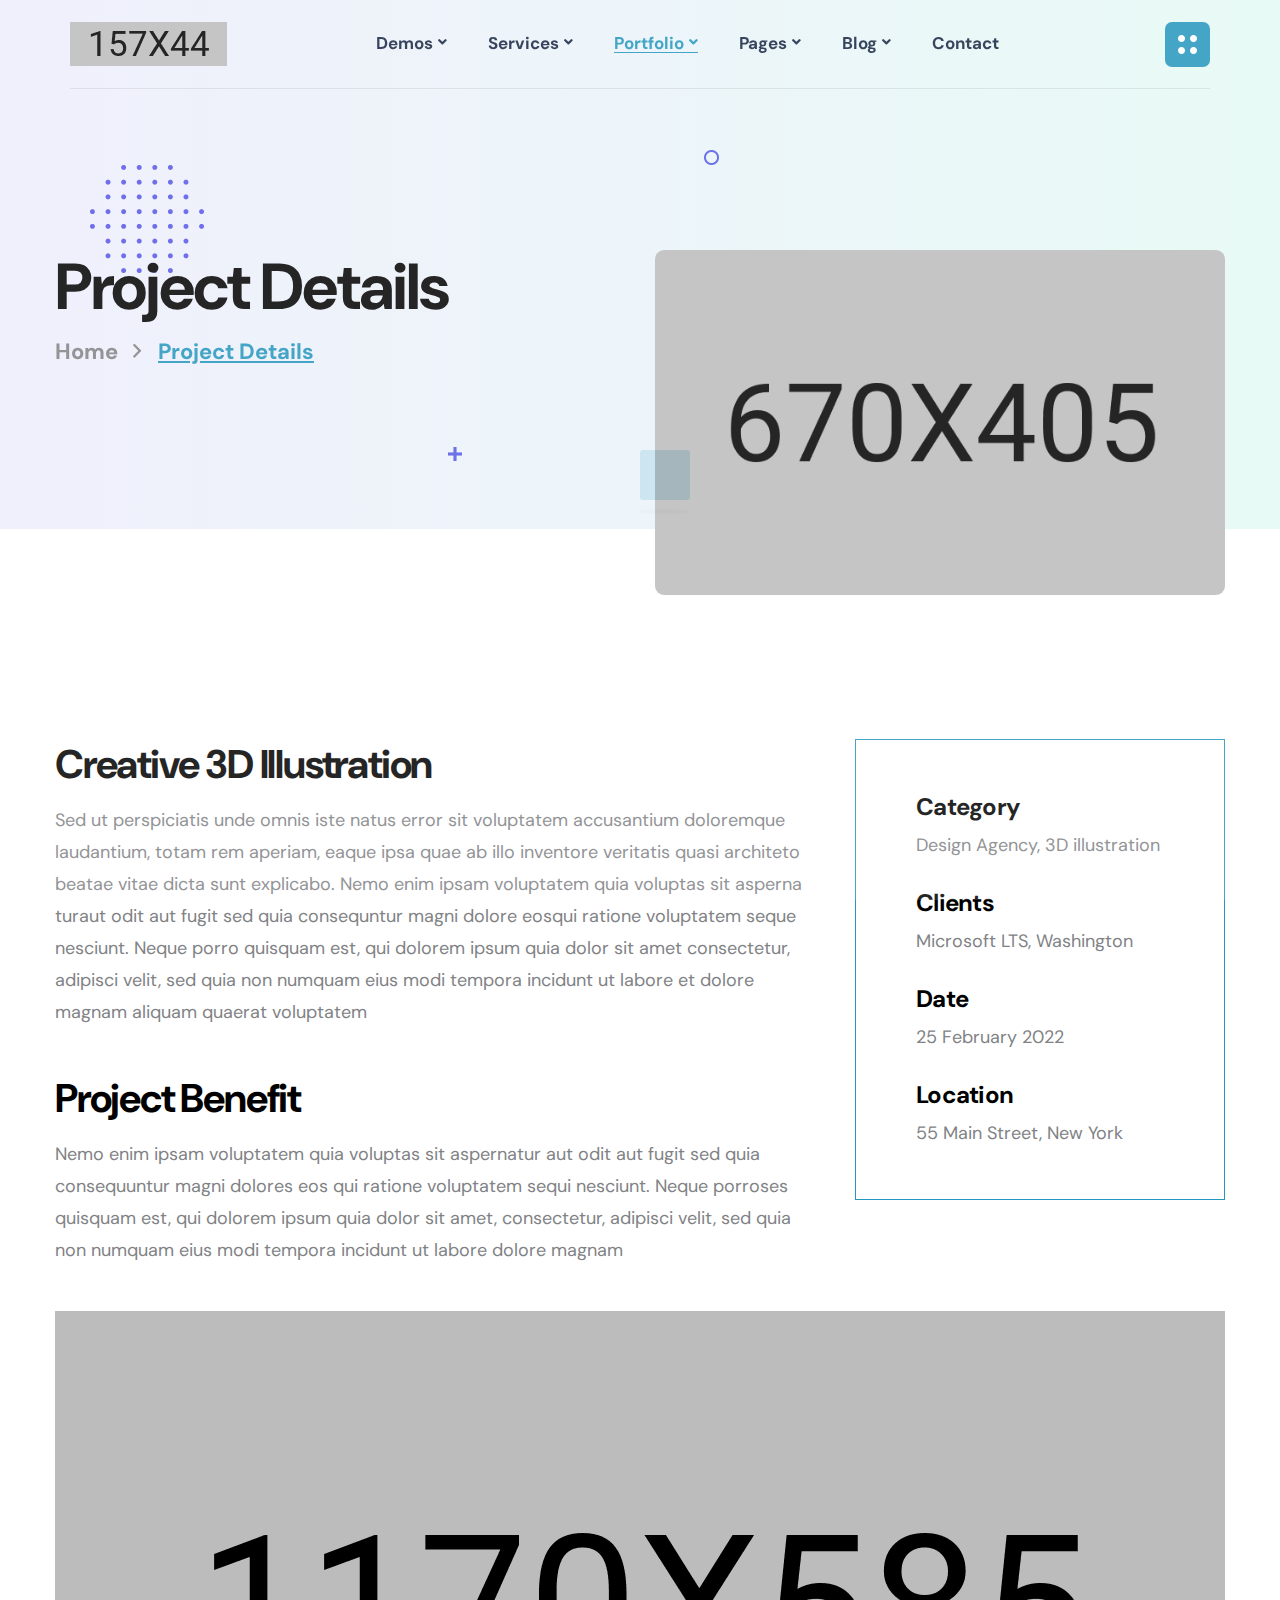
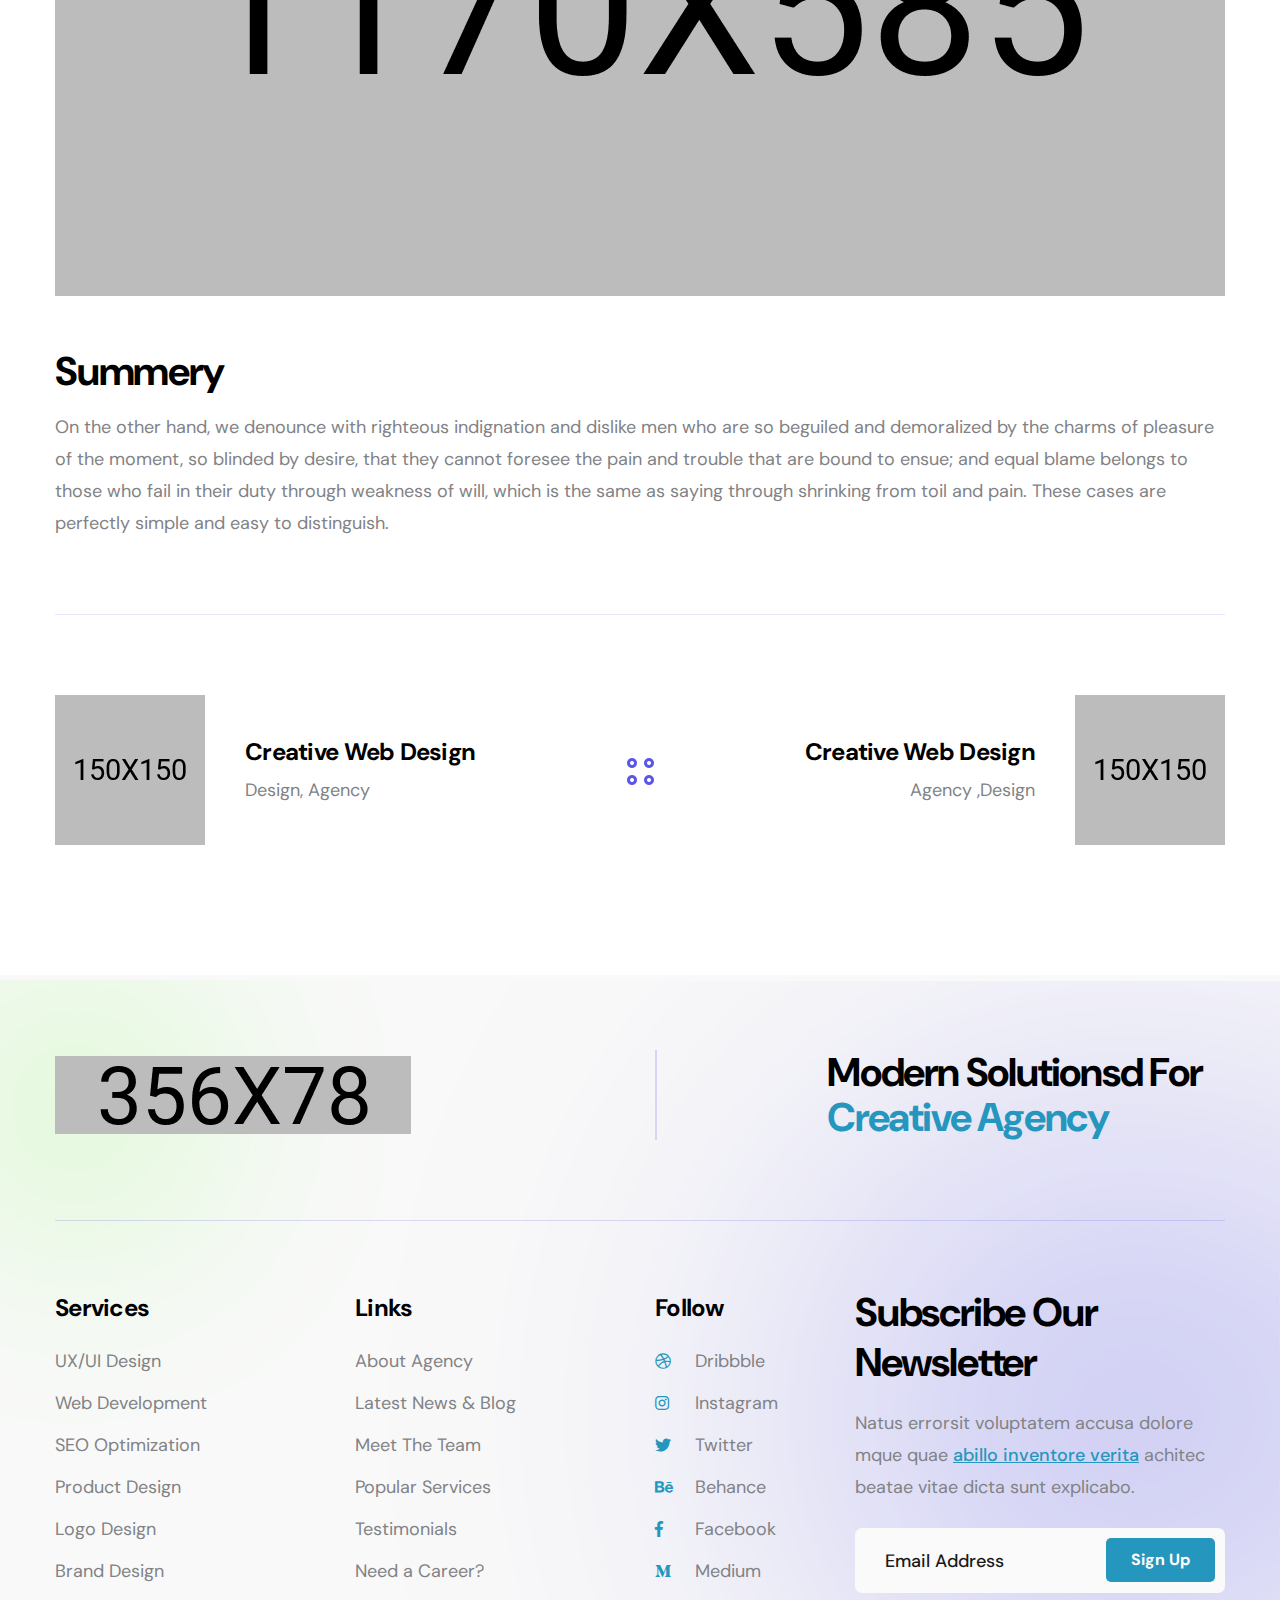
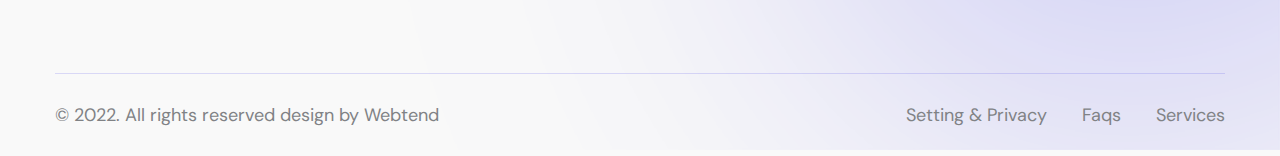
<file: project-details.html>
<!DOCTYPE html>
<html lang="en">
    <head>
        <!--====== Required meta tags ======-->
        <meta charset="utf-8">
        <meta http-equiv="x-ua-compatible" content="ie=edge">
        <meta name="description" content="">
        <meta name="viewport" content="width=device-width, initial-scale=1, shrink-to-fit=no">
        <!--====== Title ======-->
        <title>Pixlab - Creative Agency HTML Template</title>
        <!--====== Favicon Icon ======-->
        <link rel="shortcut icon" href="assets/images/favicon.ico" type="image/png">
        <!--====== Default css ======-->
        <link rel="stylesheet" href="assets/css/default.css">
        <!--====== Style css ======-->
        <link rel="stylesheet" href="assets/css/style.css">
        <!--====== Responsive css ======-->
        <link rel="stylesheet" href="assets/css/responsive.css">
    </head>
    <body>
        <!--====== Start Preloader ======-->
        <div class="preloader">
            <div class="loader">
                <div class="pre-shadow"></div>
                <div class="pre-box"></div>
            </div>
        </div>
        <!--====== End Preloader ======-->
        <!--====== offcanvas-panel ======-->
        <div class="offcanvas-panel">
            <div class="panel-overlay"></div>
            <div class="offcanvas-panel-inner">
                <div class="panel-logo">
                    <a href="index.html"><img src="assets/images/logo/logo-1.png" alt="Qempo"></a>
                </div>
                <div class="about-us">
                    <h5 class="panel-widget-title">About Us</h5>
                    <p>
                        Lorem, ipsum dolor sit amet consectetur adipisicing elit. Tempore ipsam alias quae cupiditate quas, neque eum magni impedit asperiores.
                    </p>
                </div>
                <div class="contact-us">
                    <h5 class="panel-widget-title">Contact Us</h5>
                    <ul>
                        <li>
                            <i class="fal fa-map-marker-alt"></i>
                            121 King St, Melbourne VIC 3000, Australia.
                        </li>
                        <li>
                            <i class="fal fa-envelope-open"></i>
                            <a href="mailto:hello@barky.com"> hello@barky.com</a>
                            <a href="mailto:info@barky.com">info@barky.com</a>
                        </li>
                        <li>
                            <i class="fal fa-phone"></i>
                            <a href="tel:(312)-895-9800">(312) 895-9800</a>
                            <a href="tel:(312)-895-9888">(312) 895-9888</a>
                        </li>
                    </ul>
                </div>
                <a href="#" class="panel-close"><i class="fal fa-times"></i></a>
            </div>
        </div><!--====== offcanvas-panel ======-->
        <!--====== Start Header Section ======-->
        <header class="theme-header transparent-header">
            <!-- header Navigation -->
            <div class="header-navigation navigation-style-v1">
                <div class="nav-overlay"></div>
                <div class="container-fluid">
                    <div class="primary-menu">
                        <div class="site-branding">
                            <a href="index.html" class="brand-logo"><img src="assets/images/logo/logo-1.png" alt="Site Logo"></a>
                        </div>
                        <div class="nav-menu">
                            <!-- Navbar Close -->
                            <div class="navbar-close"><i class="far fa-times"></i></div>
                            <!-- Nav Search -->
                            <div class="nav-search">
                                <form>
                                    <div class="form_group">
                                        <input type="email" class="form_control" placeholder="Search Here" name="email" required>
                                        <button class="search-btn"><i class="fas fa-search"></i></button>
                                    </div>
                                </form>
                            </div>
                            <!-- Main Menu -->
                            <nav class="main-menu">
                                <ul>
                                    <li class="menu-item has-children"><a href="#" class="nav-link">Demos</a>
                                        <ul class="sub-menu">
                                            <li class="has-children"><a href="#">Multipage</a>
                                                <ul class="sub-menu">
                                                    <li><a href="index.html">Creative Agency</a></li>
                                                    <li><a href="index-2.html">Digital Agency</a></li>
                                                    <li><a href="index-3.html">Design Studio</a></li>
                                                </ul>
                                            </li>
                                            <li class="has-children"><a href="#">Onepage</a>
                                                <ul class="sub-menu">
                                                    <li><a href="onepage-index-1.html">Creative Agency</a></li>
                                                    <li><a href="onepage-index-2.html">Digital Agency</a></li>
                                                    <li><a href="onepage-index-3.html">Design Studio</a></li>
                                                </ul>
                                            </li>
                                        </ul>
                                    </li>
                                    <li class="menu-item has-children"><a href="#" class="nav-link">Services</a>
                                        <ul class="sub-menu">
                                            <li><a href="services.html">Our Service</a></li>
                                            <li><a href="service-details.html">Service Details</a></li>
                                        </ul>
                                    </li>
                                    <li class="menu-item has-children"><a href="#" class="active nav-link">Portfolio</a>
                                        <ul class="sub-menu">
                                            <li><a href="projects.html">Our Portfolio</a></li>
                                            <li><a href="project-details.html">Portfolio Details</a></li>
                                        </ul>
                                    </li>
                                    <li class="menu-item has-children"><a href="#" class="nav-link">Pages</a>
                                        <ul class="sub-menu">
                                            <li><a href="about.html">About Us</a></li>
                                            <li><a href="team.html">Our Team</a></li>
                                            <li><a href="team-details.html">Team Details</a></li>
                                        </ul>
                                    </li>
                                    <li class="menu-item has-children"><a href="#" class="nav-link">Blog</a>
                                        <ul class="sub-menu">
                                            <li><a href="blogs.html">Our Blog</a></li>
                                            <li><a href="blog-details.html">Blog Details</a></li>
                                        </ul>
                                    </li>
                                    <li class="menu-item"><a href="contact.html" class="nav-link">Contact</a></li>
                                </ul>
                            </nav>
                        </div>
                        <div class="header-right-nav">
                            <ul>
                                <li class="bar-item"><a href="#"><img src="assets/images/dot.png" alt="dot"></a></li>
                                <li class="navbar-toggle-btn">
                                    <div class="navbar-toggler">
                                        <span></span>
                                        <span></span>
                                        <span></span>
                                    </div>
                                </li>
                            </ul>
                        </div>
                    </div>
                </div>
            </div>
        </header><!--====== End Header Section ======-->
        <!--====== Start Page-banner section ======-->
        <section class="page-banner bg_cover position-relative z-1">
            <div class="shape shape-one scene"><span data-depth="1"><img src="assets/images/shape/shape-1.png" alt=""></span></div>
            <div class="shape shape-two scene"><span data-depth="2"><img src="assets/images/shape/shape-2.png" alt=""></span></div>
            <div class="shape shape-three scene"><span data-depth="3"><img src="assets/images/shape/shape-3.png" alt=""></span></div>
            <div class="shape shape-four scene"><span data-depth="4"><img src="assets/images/shape/shape-2.png" alt=""></span></div>
            <div class="container">
                <div class="row">
                    <div class="col-lg-6">
                        <div class="page-title">
                            <h1>Project Details</h1>
                            <ul class="breadcrumbs-link">
                                <li><a href="index.html">Home</a></li>
                                <li class="active">Project Details</li>
                            </ul>
                        </div>
                    </div>
                    <div class="col-lg-6">
                        <div class="page-banner-img">
                            <img src="assets/images/breadcrumb/img-3.jpg" alt="">
                        </div>
                    </div>
                </div>
            </div>
        </section>
        <!--====== End Page-banner section ======-->
        <!--====== Start Portfolio Details section ======-->
        <section class="portfolio-details-section pt-210 pb-130">
            <div class="container">
                <div class="portfolio-details-wrapper wow fadeInUp">
                    <div class="portfolio-item">
                        <div class="text">
                            <div class="row">
                                <div class="col-lg-8">
                                    <div class="content">
                                        <h3 class="title">Creative 3D Illustration</h3>
                                        <p>Sed ut perspiciatis unde omnis iste natus error sit voluptatem accusantium doloremque
                                            laudantium, totam rem aperiam, eaque ipsa quae ab illo inventore veritatis quasi architeto beatae vitae dicta sunt explicabo. Nemo enim ipsam voluptatem quia voluptas sit asperna
                                            turaut odit aut fugit sed quia consequntur magni dolore eosqui ratione voluptatem seque nesciunt. Neque porro quisquam est, qui dolorem ipsum quia dolor sit amet consectetur, adipisci velit, sed quia non numquam eius modi tempora incidunt ut labore et dolore magnam aliquam quaerat voluptatem</p>
                                    </div>
                                    <div class="content">
                                        <h3 class="title">Project Benefit</h3>
                                        <p>Nemo enim ipsam voluptatem quia voluptas sit aspernatur aut odit aut fugit sed quia consequuntur magni dolores eos qui ratione voluptatem sequi nesciunt. Neque porroses quisquam est, qui dolorem ipsum quia dolor sit amet, consectetur, adipisci velit, sed quia non numquam eius modi tempora incidunt ut labore dolore magnam</p>
                                    </div>
                                </div>
                                <div class="col-lg-4">
                                    <div class="portfolio-info mb-45">
                                        <ul>
                                            <li>
                                                <h4>Category</h4>
                                                <p>Design Agency, 3D illustration</p>
                                            </li>
                                            <li>
                                                <h4>Clients</h4>
                                                <p>Microsoft LTS, Washington</p>
                                            </li>
                                            <li>
                                                <h4>Date</h4>
                                                <p>25 February 2022</p>
                                            </li>
                                            <li>
                                                <h4>Location</h4>
                                                <p>55 Main Street, New York</p>
                                            </li>
                                        </ul>
                                    </div>
                                </div>
                            </div>
                            <div class="row">
                                <div class="col-lg-12">
                                    <div class="content">
                                        <img src="assets/images/portfolio/single-img-1.jpg" alt="">
                                        <h3 class="title">Summery</h3>
                                        <p>On the other hand, we denounce with righteous indignation and dislike men who are so beguiled and demoralized by the charms of pleasure of the moment, so blinded by desire, that they cannot foresee the pain and trouble that are bound to ensue; and equal blame belongs to those who fail in their duty through weakness of will, which is the same as saying through shrinking from toil and pain. These cases are perfectly simple and easy to distinguish.</p>
                                    </div>
                                </div>
                            </div>
                        </div>
                    </div>
                    <div class="post-nav-tag pt-80">
                        <div class="row align-items-center">
                            <div class="col-lg-5">
                                <div class="post-nav-item prev-post">
                                    <div class="thumb">
                                        <img src="assets/images/portfolio/thumb-1.jpg" alt="">
                                    </div>
                                    <div class="text">
                                        <h4><a href="project-details.html">Creative Web Design</a></h4>
                                        <p><a href="projects.html">Design</a>, <a href="#">Agency</a></p>
                                    </div>
                                </div>
                            </div>
                            <div class="col-lg-2">
                                <div class="post-icon text-center">
                                    <img src="assets/images/portfolio/icon-1.png" alt="">
                                </div>
                            </div>
                            <div class="col-lg-5">
                                <div class="post-nav-item next-post">
                                    <div class="thumb">
                                        <img src="assets/images/portfolio/thumb-2.jpg" alt="">
                                    </div>
                                    <div class="text">
                                        <h4><a href="project-details.html">Creative Web Design</a></h4>
                                        <p><a href="projects.html">Design</a>, <a href="#">Agency</a></p>
                                    </div>
                                </div>
                            </div>
                        </div>
                    </div>
                </div>
            </div>
        </section><!--====== End Portfolio Details section ======-->
        <!--====== Start Footer ======-->
        <footer class="footer-area page-footer light-gray-bg">
            <div class="container">
                <div class="footer-top pt-75 pb-40">
                    <div class="row align-items-center">
                        <div class="col-md-6">
                            <div class="footer-logo mb-40 wow fadeInLeft">
                                <img src="assets/images/logo/footer-logo-1.png" alt="Brand Logo">
                            </div>
                        </div>
                        <div class="col-md-6">
                            <div class="text-wrapper mb-40 wow fadeInRight">
                                <h3>Modern Solutionsd For 
                                    <span class="blue-dark">Creative Agency</span></h3>
                            </div>
                        </div>
                    </div>
                </div>
                <div class="footer-widget pt-70 pb-40">
                    <div class="row">
                        <div class="col-lg-3 col-md-6 col-sm-12">
                            <div class="widget footer-nav-widget mb-40 wow fadeInUp" data-wow-delay=".15s">
                                <h4 class="widget-title">Services</h4>
                                <ul class="widget-nav">
                                    <li><a href="services.html">UX/UI Design</a></li>
                                    <li><a href="services.html">Web Development</a></li>
                                    <li><a href="services.html">SEO Optimization</a></li>
                                    <li><a href="services.html">Product Design</a></li>
                                    <li><a href="services.html">Logo Design</a></li>
                                    <li><a href="services.html">Brand Design</a></li>
                                </ul>
                            </div>
                        </div>
                        <div class="col-lg-3 col-md-6 col-sm-12">
                            <div class="widget footer-nav-widget mb-40 wow fadeInUp" data-wow-delay=".20s">
                                <h4 class="widget-title">Links</h4>
                                <ul class="widget-nav">
                                    <li><a href="services.html">About Agency</a></li>
                                    <li><a href="services.html">Latest News & Blog</a></li>
                                    <li><a href="services.html">Meet The Team</a></li>
                                    <li><a href="services.html">Popular Services</a></li>
                                    <li><a href="services.html">Testimonials</a></li>
                                    <li><a href="services.html">Need a Career?</a></li>
                                </ul>
                            </div>
                        </div>
                        <div class="col-lg-2 col-md-6 col-sm-12">
                            <div class="widget social-widget mb-40 wow fadeInUp" data-wow-delay=".25s">
                                <h4 class="widget-title">Follow</h4>
                                <ul class="social-nav">
                                    <li><a href="#"><i class="fab fa-dribbble"></i>Dribbble</a></li>
                                    <li><a href="#"><i class="fab fa-instagram"></i>Instagram</a></li>
                                    <li><a href="#"><i class="fab fa-twitter"></i>Twitter</a></li>
                                    <li><a href="#"><i class="fab fa-behance"></i>Behance</a></li>
                                    <li><a href="#"><i class="fab fa-facebook-f"></i>Facebook</a></li>
                                    <li><a href="#"><i class="fab fa-medium-m"></i>Medium</a></li>
                                </ul>
                            </div>
                        </div>
                        <div class="col-lg-4 col-md-6 col-sm-12">
                            <div class="widget newsletter-widget mb-40 wow fadeInUp" data-wow-delay=".30s">
                                <div class="newsletter-content">
                                    <h3>Subscribe Our 
                                        Newsletter</h3>
                                    <p>Natus errorsit voluptatem accusa dolore
                                        mque quae <a href="#">abillo inventore verita</a> achitec 
                                        beatae vitae dicta sunt explicabo.</p>
                                    <form>
                                        <div class="form_group">
                                            <input type="email" class="form_control" placeholder="Email Address" name="email" required>
                                            <button class="main-btn">Sign Up</button>
                                        </div>
                                    </form>
                                </div>
                            </div>
                        </div>
                    </div>
                </div>
                <div class="footer-copyright">
                    <div class="row">
                        <div class="col-lg-6">
                            <div class="copyright-text">
                                <p>&copy; 2022. All rights reserved design by Webtend</p>
                            </div>
                        </div>
                        <div class="col-lg-6">
                            <div class="footer-nav float-lg-right">
                                <ul>
                                    <li><a href="services.html">Setting & Privacy </a></li>
                                    <li><a href="services.html">Faqs</a></li>
                                    <li><a href="services.html">Services</a></li>
                                </ul>
                            </div>
                        </div>
                    </div>
                </div>
            </div>
        </footer><!--====== End Footer ======-->
        <!--====== back-to-top ======-->
        <a href="#" class="back-to-top" ><i class="far fa-angle-up"></i></a>
        <!--====== Jquery js ======-->
        <script src="assets/vendor/jquery-3.6.0.min.js"></script>
        <!--====== Bootstrap js ======-->
        <script src="assets/vendor/popper/popper.min.js"></script>
        <!--====== Bootstrap js ======-->
        <script src="assets/vendor/bootstrap/js/bootstrap.min.js"></script>
        <!--====== Slick js ======-->
        <script src="assets/vendor/slick/slick.min.js"></script>
        <!--====== Magnific js ======-->
        <script src="assets/vendor/magnific-popup/dist/jquery.magnific-popup.min.js"></script>
        <!--====== Isotope js ======-->
        <script src="assets/vendor/isotope.min.js"></script>
        <!--====== Imagesloaded js ======-->
        <script src="assets/vendor/imagesloaded.min.js"></script>
        <!--====== Counterup js ======-->
        <script src="assets/vendor/jquery.counterup.min.js"></script>
        <!--====== Waypoints js ======-->
        <script src="assets/vendor/jquery.waypoints.js"></script>
        <!--====== Nice-select js ======-->
        <script src="assets/vendor/nice-select/js/jquery.nice-select.min.js"></script>
        <!--====== WOW js ======-->
        <script src="assets/vendor/wow.min.js"></script>
        <!--====== Parallax js ======-->
        <script src="assets/vendor/parallax.min.js"></script>
        <!--====== Main js ======-->
        <script src="assets/js/theme.js"></script>
    </body>
</html>
</file>
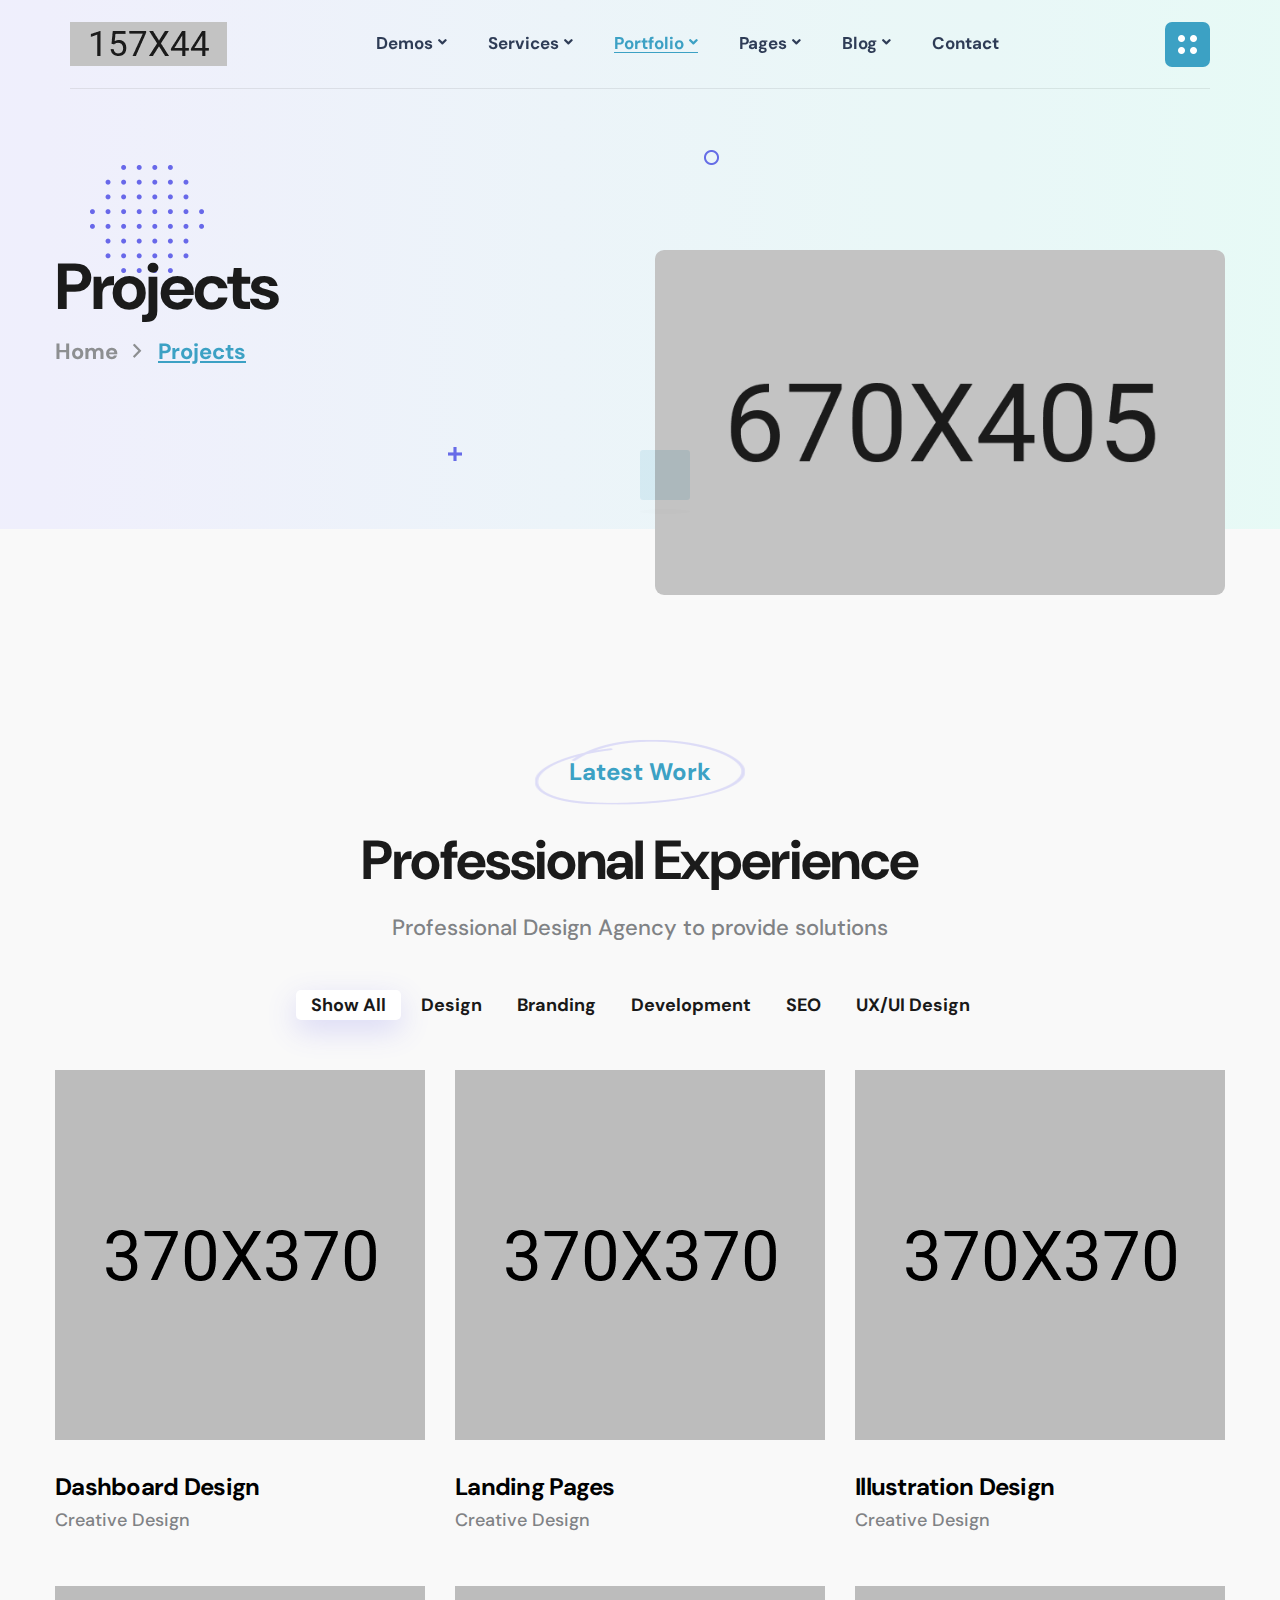
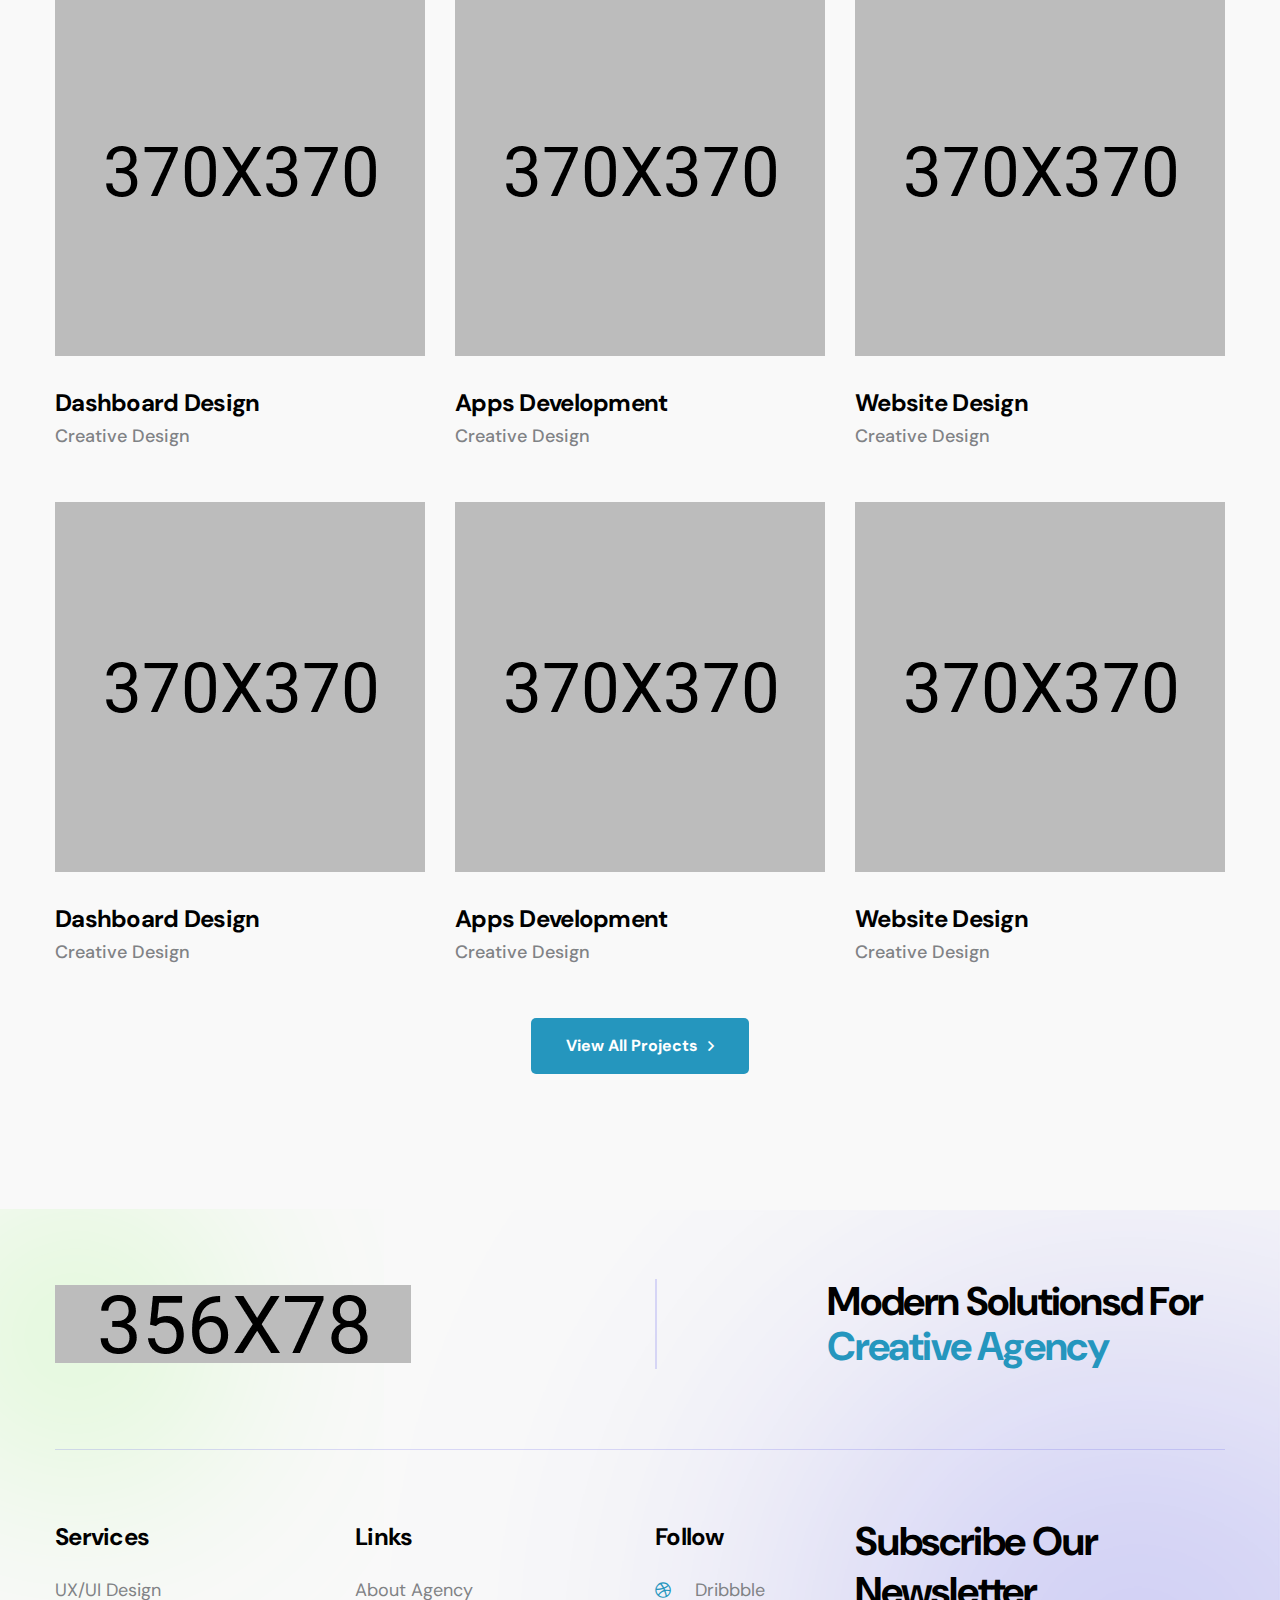
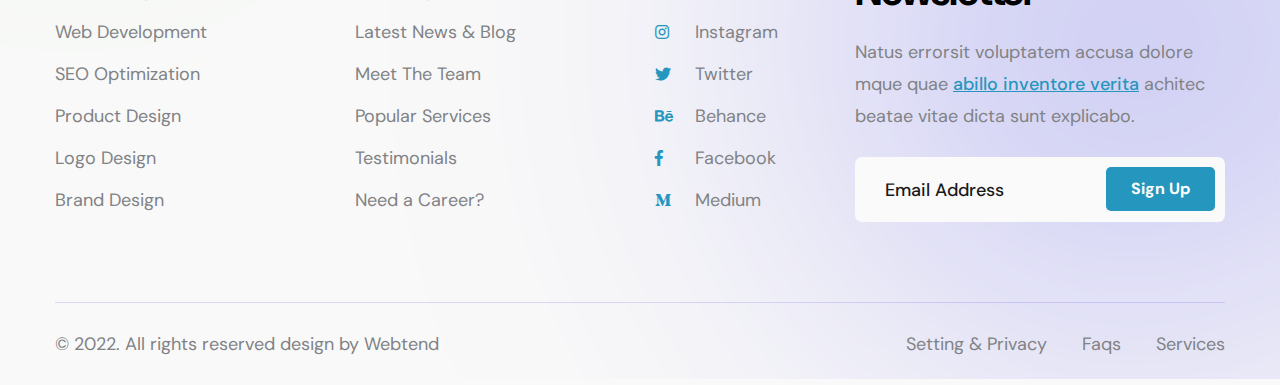
<file: projects.html>
<!DOCTYPE html>
<html lang="en">
    <head>
        <!--====== Required meta tags ======-->
        <meta charset="utf-8">
        <meta http-equiv="x-ua-compatible" content="ie=edge">
        <meta name="description" content="">
        <meta name="viewport" content="width=device-width, initial-scale=1, shrink-to-fit=no">
        <!--====== Title ======-->
        <title>Pixlab - Creative Agency HTML Template</title>
        <!--====== Favicon Icon ======-->
        <link rel="shortcut icon" href="assets/images/favicon.ico" type="image/png">
        <!--====== Default css ======-->
        <link rel="stylesheet" href="assets/css/default.css">
        <!--====== Style css ======-->
        <link rel="stylesheet" href="assets/css/style.css">
        <!--====== Responsive css ======-->
        <link rel="stylesheet" href="assets/css/responsive.css">
    </head>
    <body>
        <!--====== Start Preloader ======-->
        <div class="preloader">
            <div class="loader">
                <div class="pre-shadow"></div>
                <div class="pre-box"></div>
            </div>
        </div>
        <!--====== End Preloader ======-->
        <!--====== offcanvas-panel ======-->
        <div class="offcanvas-panel">
            <div class="panel-overlay"></div>
            <div class="offcanvas-panel-inner">
                <div class="panel-logo">
                    <a href="index.html"><img src="assets/images/logo/logo-1.png" alt="Qempo"></a>
                </div>
                <div class="about-us">
                    <h5 class="panel-widget-title">About Us</h5>
                    <p>
                        Lorem, ipsum dolor sit amet consectetur adipisicing elit. Tempore ipsam alias quae cupiditate quas, neque eum magni impedit asperiores.
                    </p>
                </div>
                <div class="contact-us">
                    <h5 class="panel-widget-title">Contact Us</h5>
                    <ul>
                        <li>
                            <i class="fal fa-map-marker-alt"></i>
                            121 King St, Melbourne VIC 3000, Australia.
                        </li>
                        <li>
                            <i class="fal fa-envelope-open"></i>
                            <a href="mailto:hello@barky.com"> hello@barky.com</a>
                            <a href="mailto:info@barky.com">info@barky.com</a>
                        </li>
                        <li>
                            <i class="fal fa-phone"></i>
                            <a href="tel:(312)-895-9800">(312) 895-9800</a>
                            <a href="tel:(312)-895-9888">(312) 895-9888</a>
                        </li>
                    </ul>
                </div>
                <a href="#" class="panel-close"><i class="fal fa-times"></i></a>
            </div>
        </div><!--====== offcanvas-panel ======-->
        <!--====== Start Header Section ======-->
        <header class="theme-header transparent-header">
            <!-- header Navigation -->
            <div class="header-navigation navigation-style-v1">
                <div class="nav-overlay"></div>
                <div class="container-fluid">
                    <div class="primary-menu">
                        <div class="site-branding">
                            <a href="index.html" class="brand-logo"><img src="assets/images/logo/logo-1.png" alt="Site Logo"></a>
                        </div>
                        <div class="nav-menu">
                            <!-- Navbar Close -->
                            <div class="navbar-close"><i class="far fa-times"></i></div>
                            <!-- Nav Search -->
                            <div class="nav-search">
                                <form>
                                    <div class="form_group">
                                        <input type="email" class="form_control" placeholder="Search Here" name="email" required>
                                        <button class="search-btn"><i class="fas fa-search"></i></button>
                                    </div>
                                </form>
                            </div>
                            <!-- Main Menu -->
                            <nav class="main-menu">
                                <ul>
                                    <li class="menu-item has-children"><a href="#" class="nav-link">Demos</a>
                                        <ul class="sub-menu">
                                            <li class="has-children"><a href="#">Multipage</a>
                                                <ul class="sub-menu">
                                                    <li><a href="index.html">Creative Agency</a></li>
                                                    <li><a href="index-2.html">Digital Agency</a></li>
                                                    <li><a href="index-3.html">Design Studio</a></li>
                                                </ul>
                                            </li>
                                            <li class="has-children"><a href="#">Onepage</a>
                                                <ul class="sub-menu">
                                                    <li><a href="onepage-index-1.html">Creative Agency</a></li>
                                                    <li><a href="onepage-index-2.html">Digital Agency</a></li>
                                                    <li><a href="onepage-index-3.html">Design Studio</a></li>
                                                </ul>
                                            </li>
                                        </ul>
                                    </li>
                                    <li class="menu-item has-children"><a href="#" class="nav-link">Services</a>
                                        <ul class="sub-menu">
                                            <li><a href="services.html">Our Service</a></li>
                                            <li><a href="service-details.html">Service Details</a></li>
                                        </ul>
                                    </li>
                                    <li class="menu-item has-children"><a href="#" class="active nav-link">Portfolio</a>
                                        <ul class="sub-menu">
                                            <li><a href="projects.html">Our Portfolio</a></li>
                                            <li><a href="project-details.html">Portfolio Details</a></li>
                                        </ul>
                                    </li>
                                    <li class="menu-item has-children"><a href="#" class="nav-link">Pages</a>
                                        <ul class="sub-menu">
                                            <li><a href="about.html">About Us</a></li>
                                            <li><a href="team.html">Our Team</a></li>
                                            <li><a href="team-details.html">Team Details</a></li>
                                        </ul>
                                    </li>
                                    <li class="menu-item has-children"><a href="#" class="nav-link">Blog</a>
                                        <ul class="sub-menu">
                                            <li><a href="blogs.html">Our Blog</a></li>
                                            <li><a href="blog-details.html">Blog Details</a></li>
                                        </ul>
                                    </li>
                                    <li class="menu-item"><a href="contact.html" class="nav-link">Contact</a></li>
                                </ul>
                            </nav>
                        </div>
                        <div class="header-right-nav">
                            <ul>
                                <li class="bar-item"><a href="#"><img src="assets/images/dot.png" alt="dot"></a></li>
                                <li class="navbar-toggle-btn">
                                    <div class="navbar-toggler">
                                        <span></span>
                                        <span></span>
                                        <span></span>
                                    </div>
                                </li>
                            </ul>
                        </div>
                    </div>
                </div>
            </div>
        </header><!--====== End Header Section ======-->
        <!--====== Start Page-banner section ======-->
        <section class="page-banner bg_cover position-relative z-1">
            <div class="shape shape-one scene"><span data-depth="1"><img src="assets/images/shape/shape-1.png" alt=""></span></div>
            <div class="shape shape-two scene"><span data-depth="2"><img src="assets/images/shape/shape-2.png" alt=""></span></div>
            <div class="shape shape-three scene"><span data-depth="3"><img src="assets/images/shape/shape-3.png" alt=""></span></div>
            <div class="shape shape-four scene"><span data-depth="4"><img src="assets/images/shape/shape-2.png" alt=""></span></div>
            <div class="container">
                <div class="row">
                    <div class="col-lg-6">
                        <div class="page-title">
                            <h1>Projects</h1>
                            <ul class="breadcrumbs-link">
                                <li><a href="index.html">Home</a></li>
                                <li class="active">Projects</li>
                            </ul>
                        </div>
                    </div>
                    <div class="col-lg-6">
                        <div class="page-banner-img">
                            <img src="assets/images/breadcrumb/img-3.jpg" alt="">
                        </div>
                    </div>
                </div>
            </div>
        </section>
        <!--====== End Page-banner section ======-->
        <!--====== Start Portfolio Section ======-->
        <section class="portfolio-area portfolio-area-v1 light-gray-bg pt-210 pb-130">
            <div class="container">
                <div class="row justify-content-center">
                    <div class="col-lg-8">
                        <div class="section-title mb-45 text-center wow fadeInUp">
                            <span class="sub-title st-one">Latest Work</span>
                            <h2>Professional Experience</h2>
                            <p>Professional Design Agency to provide solutions</p>
                        </div>
                    </div>
                </div>
                <div class="row">
                    <div class="col-lg-12">
                        <div class="portfolio-filter-button text-center mb-40 wow fadeInUp">
                            <ul class="filter-btn mb-30">
                                <li data-filter="*" class="active">Show All</li>
                                <li data-filter=".cat-1">Design</li>
                                <li data-filter=".cat-2">Branding</li>
                                <li data-filter=".cat-3">Development</li>
                                <li data-filter=".cat-4">SEO</li>
                                <li data-filter=".cat-5">UX/UI Design</li>
                            </ul>
                        </div>
                    </div>
                </div>
                <div class="row portfolio-grid">
                    <div class="col-lg-4 col-md-6 col-sm-12 cat-1 portfolio-column cat-3">
                        <div class="portfolio-item portfolio-style-one mb-50 wow fadeInUp" data-wow-delay=".10s">
                            <div class="img-holder">
                                <img src="assets/images/portfolio/img-1.jpg" alt="Img">
                                <a href="assets/images/portfolio/img-1.jpg" class="portfolio-hover img-popup">
                                    <div class="hover-content">
                                        <i class="far fa-plus"></i>
                                    </div>
                                </a>
                            </div>
                            <div class="text">
                                <h3 class="title"><a href="project-details.html">Dashboard Design</a></h3>
                                <a href="projects.html" class="cat-link">Creative Design</a>
                            </div>
                        </div>
                    </div>
                    <div class="col-lg-4 col-md-6 col-sm-12 portfolio-column cat-2 cat-4">
                        <div class="portfolio-item portfolio-style-one mb-50 wow fadeInUp" data-wow-delay=".15s">
                            <div class="img-holder">
                                <img src="assets/images/portfolio/img-2.jpg" alt="Img">
                                <a href="assets/images/portfolio/img-2.jpg" class="portfolio-hover img-popup">
                                    <div class="hover-content">
                                        <i class="far fa-plus"></i>
                                    </div>
                                </a>
                            </div>
                            <div class="text">
                                <h3 class="title"><a href="project-details.html">Landing Pages</a></h3>
                                <a href="projects.html" class="cat-link">Creative Design</a>
                            </div>
                        </div>
                    </div>
                    <div class="col-lg-4 col-md-6 col-sm-12 portfolio-column cat-3 cat-4">
                        <div class="portfolio-item portfolio-style-one mb-50 wow fadeInUp" data-wow-delay=".20s">
                            <div class="img-holder">
                                <img src="assets/images/portfolio/img-3.jpg" alt="Img">
                                <a href="assets/images/portfolio/img-3.jpg" class="portfolio-hover img-popup">
                                    <div class="hover-content">
                                        <i class="far fa-plus"></i>
                                    </div>
                                </a>
                            </div>
                            <div class="text">
                                <h3 class="title"><a href="project-details.html">Illustration Design</a></h3>
                                <a href="projects.html" class="cat-link">Creative Design</a>
                            </div>
                        </div>
                    </div>
                    <div class="col-lg-4 col-md-6 col-sm-12 portfolio-column cat-4 cat-3">
                        <div class="portfolio-item portfolio-style-one mb-50 wow fadeInUp" data-wow-delay=".25s">
                            <div class="img-holder">
                                <img src="assets/images/portfolio/img-4.jpg" alt="Img">
                                <a href="assets/images/portfolio/img-4.jpg" class="portfolio-hover img-popup">
                                    <div class="hover-content">
                                        <i class="far fa-plus"></i>
                                    </div>
                                </a>
                            </div>
                            <div class="text">
                                <h3 class="title"><a href="project-details.html">Dashboard Design</a></h3>
                                <a href="projects.html" class="cat-link">Creative Design</a>
                            </div>
                        </div>
                    </div>
                    <div class="col-lg-4 col-md-6 col-sm-12 portfolio-column cat-5 cat-1">
                        <div class="portfolio-item portfolio-style-one mb-50 wow fadeInUp" data-wow-delay=".30s">
                            <div class="img-holder">
                                <img src="assets/images/portfolio/img-5.jpg" alt="Img">
                                <a href="assets/images/portfolio/img-5.jpg" class="portfolio-hover img-popup">
                                    <div class="hover-content">
                                        <i class="far fa-plus"></i>
                                    </div>
                                </a>
                            </div>
                            <div class="text">
                                <h3 class="title"><a href="project-details.html">Apps Development</a></h3>
                                <a href="projects.html" class="cat-link">Creative Design</a>
                            </div>
                        </div>
                    </div>
                    <div class="col-lg-4 col-md-6 col-sm-12 portfolio-column cat-4 cat-2">
                        <div class="portfolio-item portfolio-style-one mb-50 wow fadeInUp" data-wow-delay=".35s">
                            <div class="img-holder">
                                <img src="assets/images/portfolio/img-6.jpg" alt="Img">
                                <a href="assets/images/portfolio/img-6.jpg" class="portfolio-hover img-popup">
                                    <div class="hover-content">
                                        <i class="far fa-plus"></i>
                                    </div>
                                </a>
                            </div>
                            <div class="text">
                                <h3 class="title"><a href="project-details.html">Website Design</a></h3>
                                <a href="projects.html" class="cat-link">Creative Design</a>
                            </div>
                        </div>
                    </div>
                    <div class="col-lg-4 col-md-6 col-sm-12 portfolio-column cat-4 cat-3">
                        <div class="portfolio-item portfolio-style-one mb-50 wow fadeInUp" data-wow-delay=".40s">
                            <div class="img-holder">
                                <img src="assets/images/portfolio/img-7.jpg" alt="Img">
                                <a href="assets/images/portfolio/img-7.jpg" class="portfolio-hover img-popup">
                                    <div class="hover-content">
                                        <i class="far fa-plus"></i>
                                    </div>
                                </a>
                            </div>
                            <div class="text">
                                <h3 class="title"><a href="project-details.html">Dashboard Design</a></h3>
                                <a href="projects.html" class="cat-link">Creative Design</a>
                            </div>
                        </div>
                    </div>
                    <div class="col-lg-4 col-md-6 col-sm-12 portfolio-column cat-5 cat-1">
                        <div class="portfolio-item portfolio-style-one mb-50 wow fadeInUp" data-wow-delay=".45s">
                            <div class="img-holder">
                                <img src="assets/images/portfolio/img-8.jpg" alt="Img">
                                <a href="assets/images/portfolio/img-8.jpg" class="portfolio-hover img-popup">
                                    <div class="hover-content">
                                        <i class="far fa-plus"></i>
                                    </div>
                                </a>
                            </div>
                            <div class="text">
                                <h3 class="title"><a href="project-details.html">Apps Development</a></h3>
                                <a href="projects.html" class="cat-link">Creative Design</a>
                            </div>
                        </div>
                    </div>
                    <div class="col-lg-4 col-md-6 col-sm-12 portfolio-column cat-4 cat-2">
                        <div class="portfolio-item portfolio-style-one mb-50 wow fadeInUp" data-wow-delay=".50s">
                            <div class="img-holder">
                                <img src="assets/images/portfolio/img-9.jpg" alt="Img">
                                <a href="assets/images/portfolio/img-9.jpg" class="portfolio-hover img-popup">
                                    <div class="hover-content">
                                        <i class="far fa-plus"></i>
                                    </div>
                                </a>
                            </div>
                            <div class="text">
                                <h3 class="title"><a href="project-details.html">Website Design</a></h3>
                                <a href="projects.html" class="cat-link">Creative Design</a>
                            </div>
                        </div>
                    </div>
                </div>
                <div class="row">
                    <div class="col-lg-12">
                        <div class="button-box text-center wow fadeInUp">
                            <a href="projects.html" class="main-btn arrow-btn">View All Projects</a>
                        </div>
                    </div>
                </div>
            </div>
        </section><!--====== End Portfolio Section ======-->
        <!--====== Start Footer ======-->
        <footer class="footer-area page-footer light-gray-bg">
            <div class="container">
                <div class="footer-top pt-75 pb-40">
                    <div class="row align-items-center">
                        <div class="col-md-6">
                            <div class="footer-logo mb-40 wow fadeInLeft">
                                <img src="assets/images/logo/footer-logo-1.png" alt="Brand Logo">
                            </div>
                        </div>
                        <div class="col-md-6">
                            <div class="text-wrapper mb-40 wow fadeInRight">
                                <h3>Modern Solutionsd For 
                                    <span class="blue-dark">Creative Agency</span></h3>
                            </div>
                        </div>
                    </div>
                </div>
                <div class="footer-widget pt-70 pb-40">
                    <div class="row">
                        <div class="col-lg-3 col-md-6 col-sm-12">
                            <div class="widget footer-nav-widget mb-40 wow fadeInUp" data-wow-delay=".15s">
                                <h4 class="widget-title">Services</h4>
                                <ul class="widget-nav">
                                    <li><a href="services.html">UX/UI Design</a></li>
                                    <li><a href="services.html">Web Development</a></li>
                                    <li><a href="services.html">SEO Optimization</a></li>
                                    <li><a href="services.html">Product Design</a></li>
                                    <li><a href="services.html">Logo Design</a></li>
                                    <li><a href="services.html">Brand Design</a></li>
                                </ul>
                            </div>
                        </div>
                        <div class="col-lg-3 col-md-6 col-sm-12">
                            <div class="widget footer-nav-widget mb-40 wow fadeInUp" data-wow-delay=".20s">
                                <h4 class="widget-title">Links</h4>
                                <ul class="widget-nav">
                                    <li><a href="services.html">About Agency</a></li>
                                    <li><a href="services.html">Latest News & Blog</a></li>
                                    <li><a href="services.html">Meet The Team</a></li>
                                    <li><a href="services.html">Popular Services</a></li>
                                    <li><a href="services.html">Testimonials</a></li>
                                    <li><a href="services.html">Need a Career?</a></li>
                                </ul>
                            </div>
                        </div>
                        <div class="col-lg-2 col-md-6 col-sm-12">
                            <div class="widget social-widget mb-40 wow fadeInUp" data-wow-delay=".25s">
                                <h4 class="widget-title">Follow</h4>
                                <ul class="social-nav">
                                    <li><a href="#"><i class="fab fa-dribbble"></i>Dribbble</a></li>
                                    <li><a href="#"><i class="fab fa-instagram"></i>Instagram</a></li>
                                    <li><a href="#"><i class="fab fa-twitter"></i>Twitter</a></li>
                                    <li><a href="#"><i class="fab fa-behance"></i>Behance</a></li>
                                    <li><a href="#"><i class="fab fa-facebook-f"></i>Facebook</a></li>
                                    <li><a href="#"><i class="fab fa-medium-m"></i>Medium</a></li>
                                </ul>
                            </div>
                        </div>
                        <div class="col-lg-4 col-md-6 col-sm-12">
                            <div class="widget newsletter-widget mb-40 wow fadeInUp" data-wow-delay=".30s">
                                <div class="newsletter-content">
                                    <h3>Subscribe Our 
                                        Newsletter</h3>
                                    <p>Natus errorsit voluptatem accusa dolore
                                        mque quae <a href="#">abillo inventore verita</a> achitec 
                                        beatae vitae dicta sunt explicabo.</p>
                                    <form>
                                        <div class="form_group">
                                            <input type="email" class="form_control" placeholder="Email Address" name="email" required>
                                            <button class="main-btn">Sign Up</button>
                                        </div>
                                    </form>
                                </div>
                            </div>
                        </div>
                    </div>
                </div>
                <div class="footer-copyright">
                    <div class="row">
                        <div class="col-lg-6">
                            <div class="copyright-text">
                                <p>&copy; 2022. All rights reserved design by Webtend</p>
                            </div>
                        </div>
                        <div class="col-lg-6">
                            <div class="footer-nav float-lg-right">
                                <ul>
                                    <li><a href="services.html">Setting & Privacy </a></li>
                                    <li><a href="services.html">Faqs</a></li>
                                    <li><a href="services.html">Services</a></li>
                                </ul>
                            </div>
                        </div>
                    </div>
                </div>
            </div>
        </footer><!--====== End Footer ======-->
        <!--====== back-to-top ======-->
        <a href="#" class="back-to-top" ><i class="far fa-angle-up"></i></a>
        <!--====== Jquery js ======-->
        <script src="assets/vendor/jquery-3.6.0.min.js"></script>
        <!--====== Bootstrap js ======-->
        <script src="assets/vendor/popper/popper.min.js"></script>
        <!--====== Bootstrap js ======-->
        <script src="assets/vendor/bootstrap/js/bootstrap.min.js"></script>
        <!--====== Slick js ======-->
        <script src="assets/vendor/slick/slick.min.js"></script>
        <!--====== Magnific js ======-->
        <script src="assets/vendor/magnific-popup/dist/jquery.magnific-popup.min.js"></script>
        <!--====== Isotope js ======-->
        <script src="assets/vendor/isotope.min.js"></script>
        <!--====== Imagesloaded js ======-->
        <script src="assets/vendor/imagesloaded.min.js"></script>
        <!--====== Counterup js ======-->
        <script src="assets/vendor/jquery.counterup.min.js"></script>
        <!--====== Waypoints js ======-->
        <script src="assets/vendor/jquery.waypoints.js"></script>
        <!--====== Nice-select js ======-->
        <script src="assets/vendor/nice-select/js/jquery.nice-select.min.js"></script>
        <!--====== WOW js ======-->
        <script src="assets/vendor/wow.min.js"></script>
        <!--====== Parallax js ======-->
        <script src="assets/vendor/parallax.min.js"></script>
        <!--====== Main js ======-->
        <script src="assets/js/theme.js"></script>
    </body>
</html>
</file>
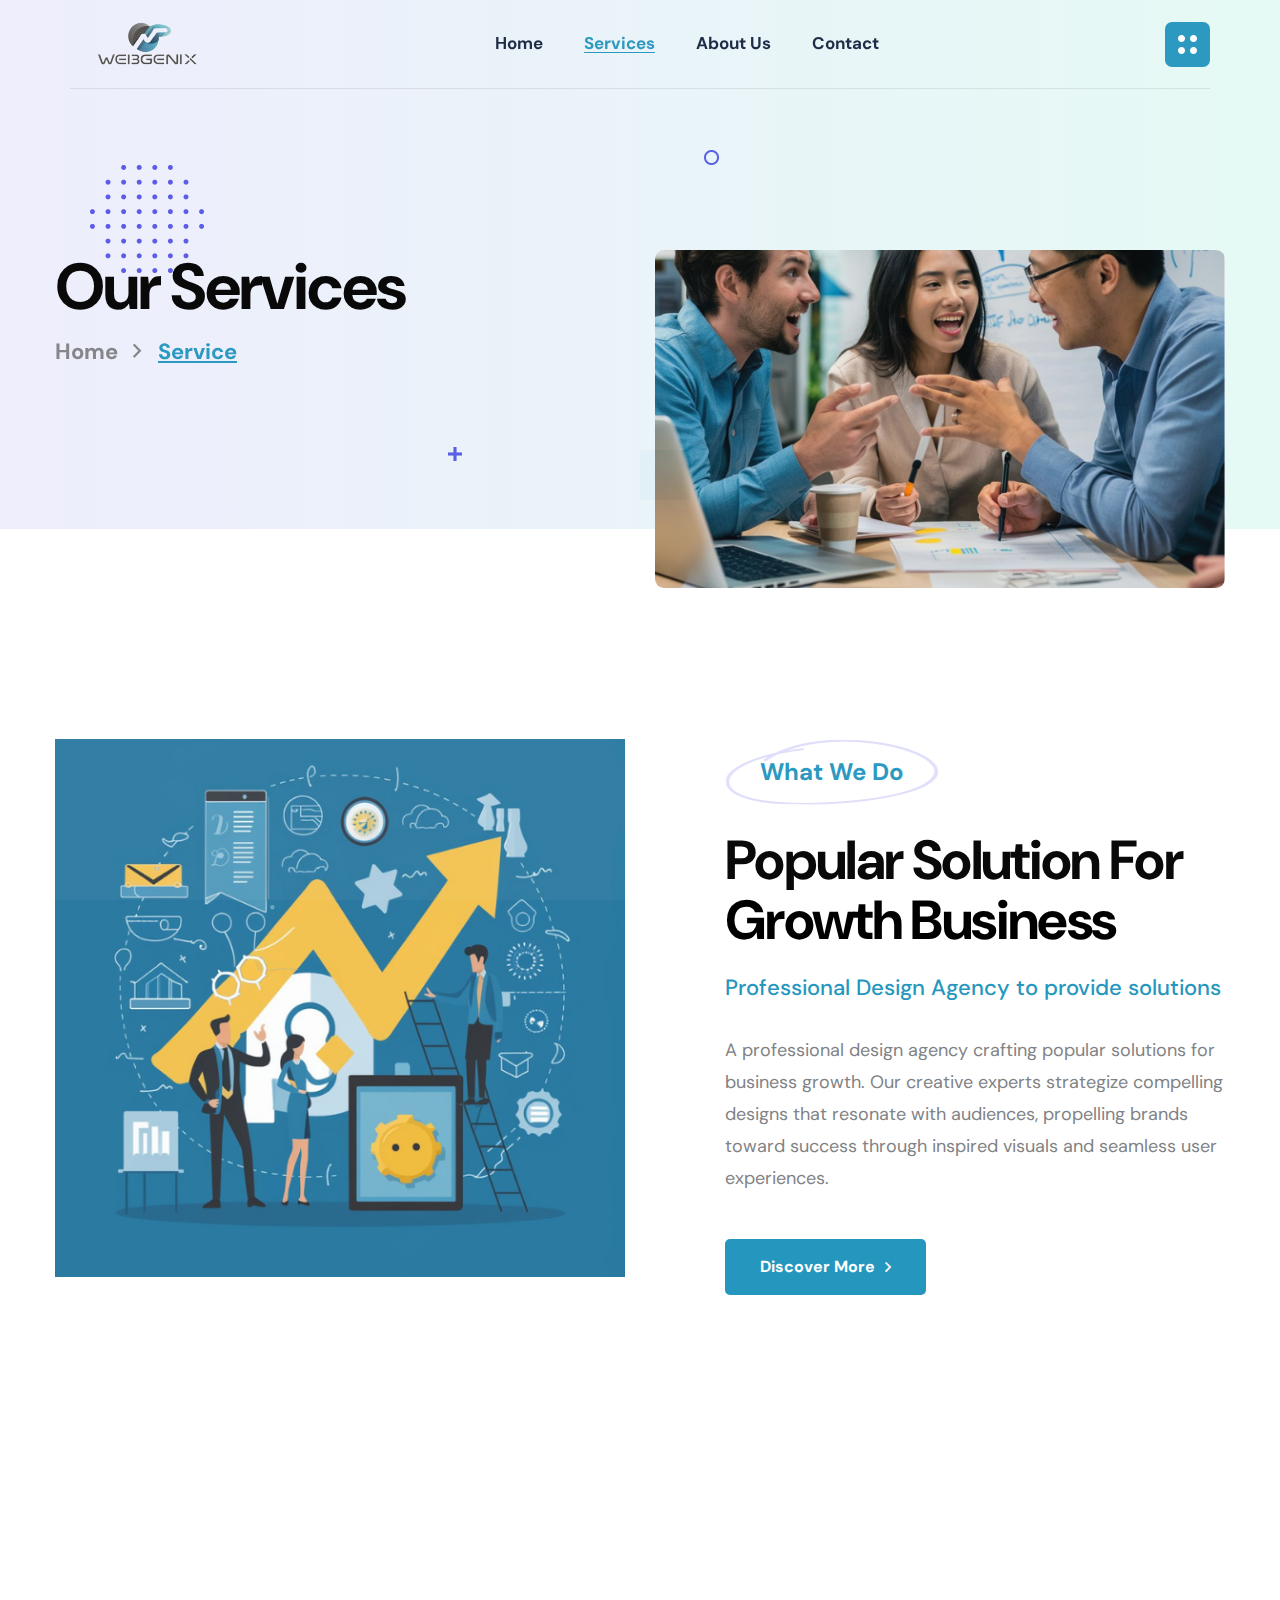
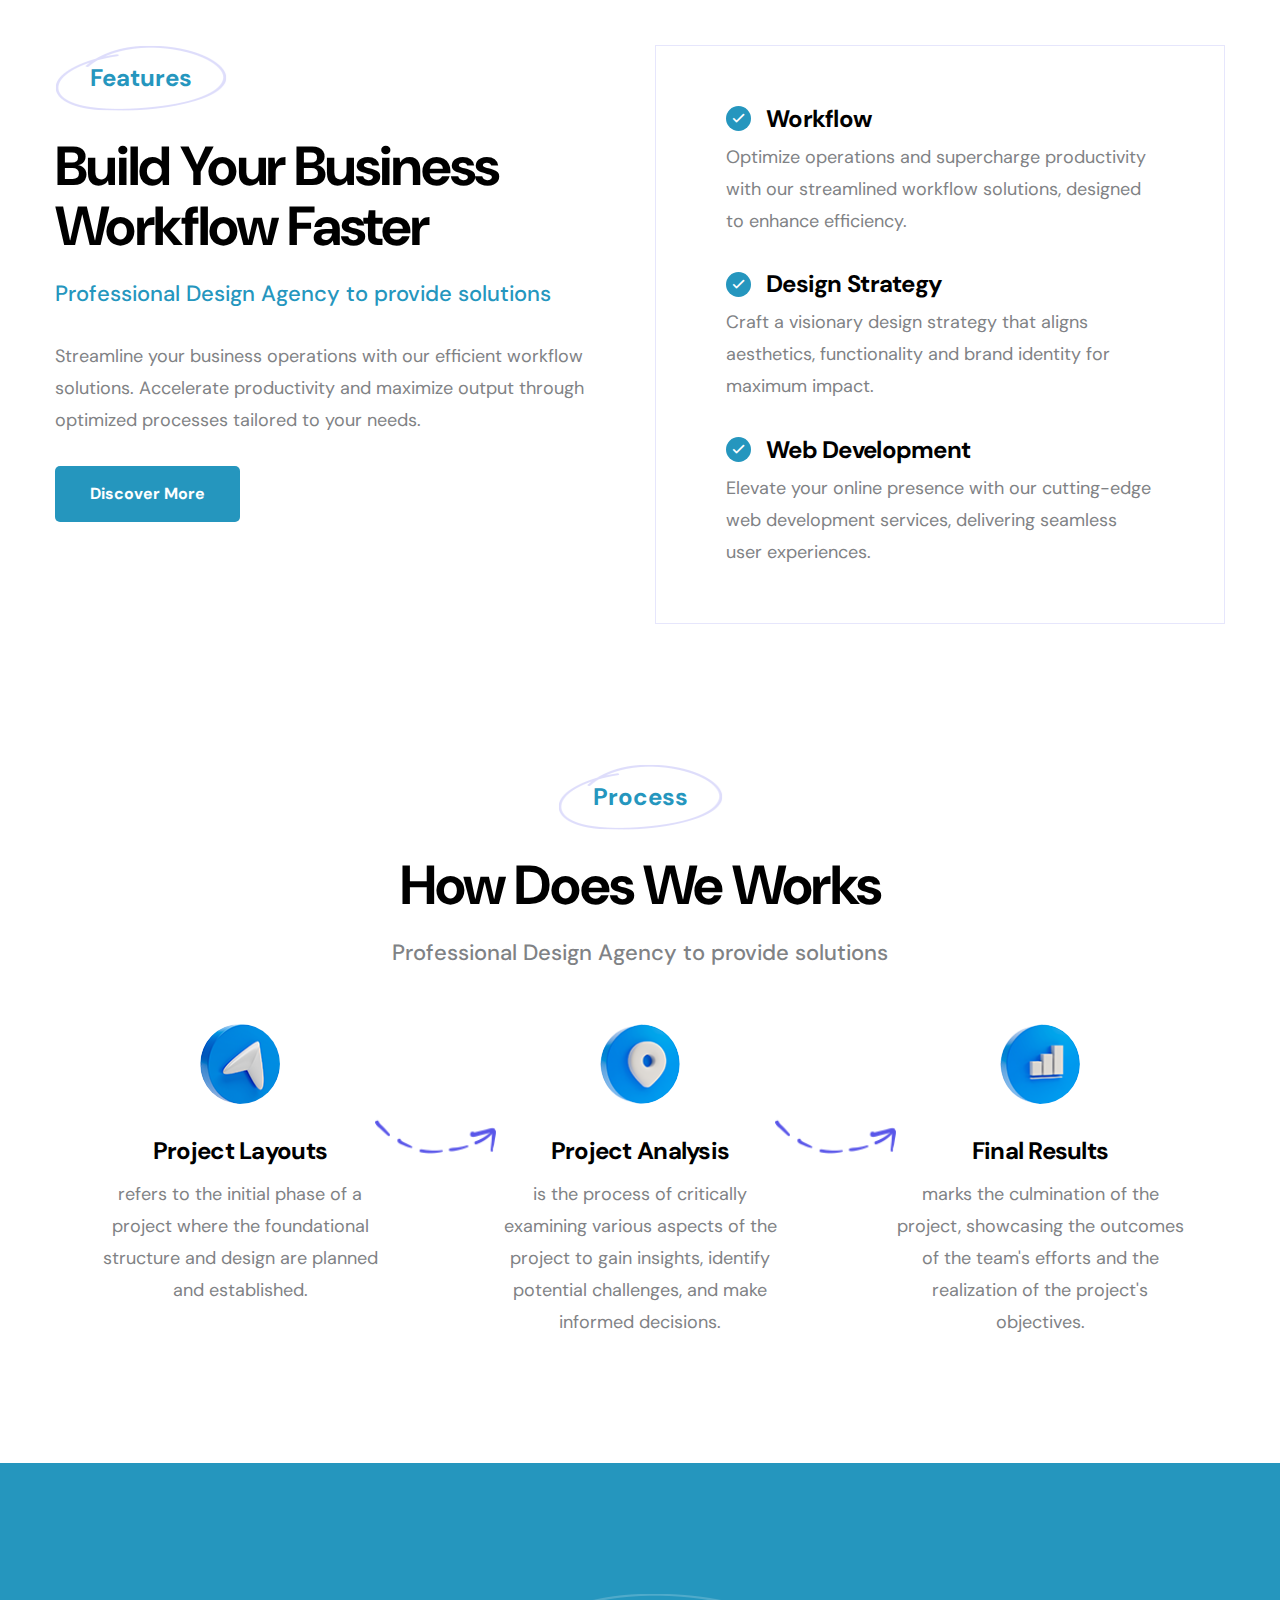
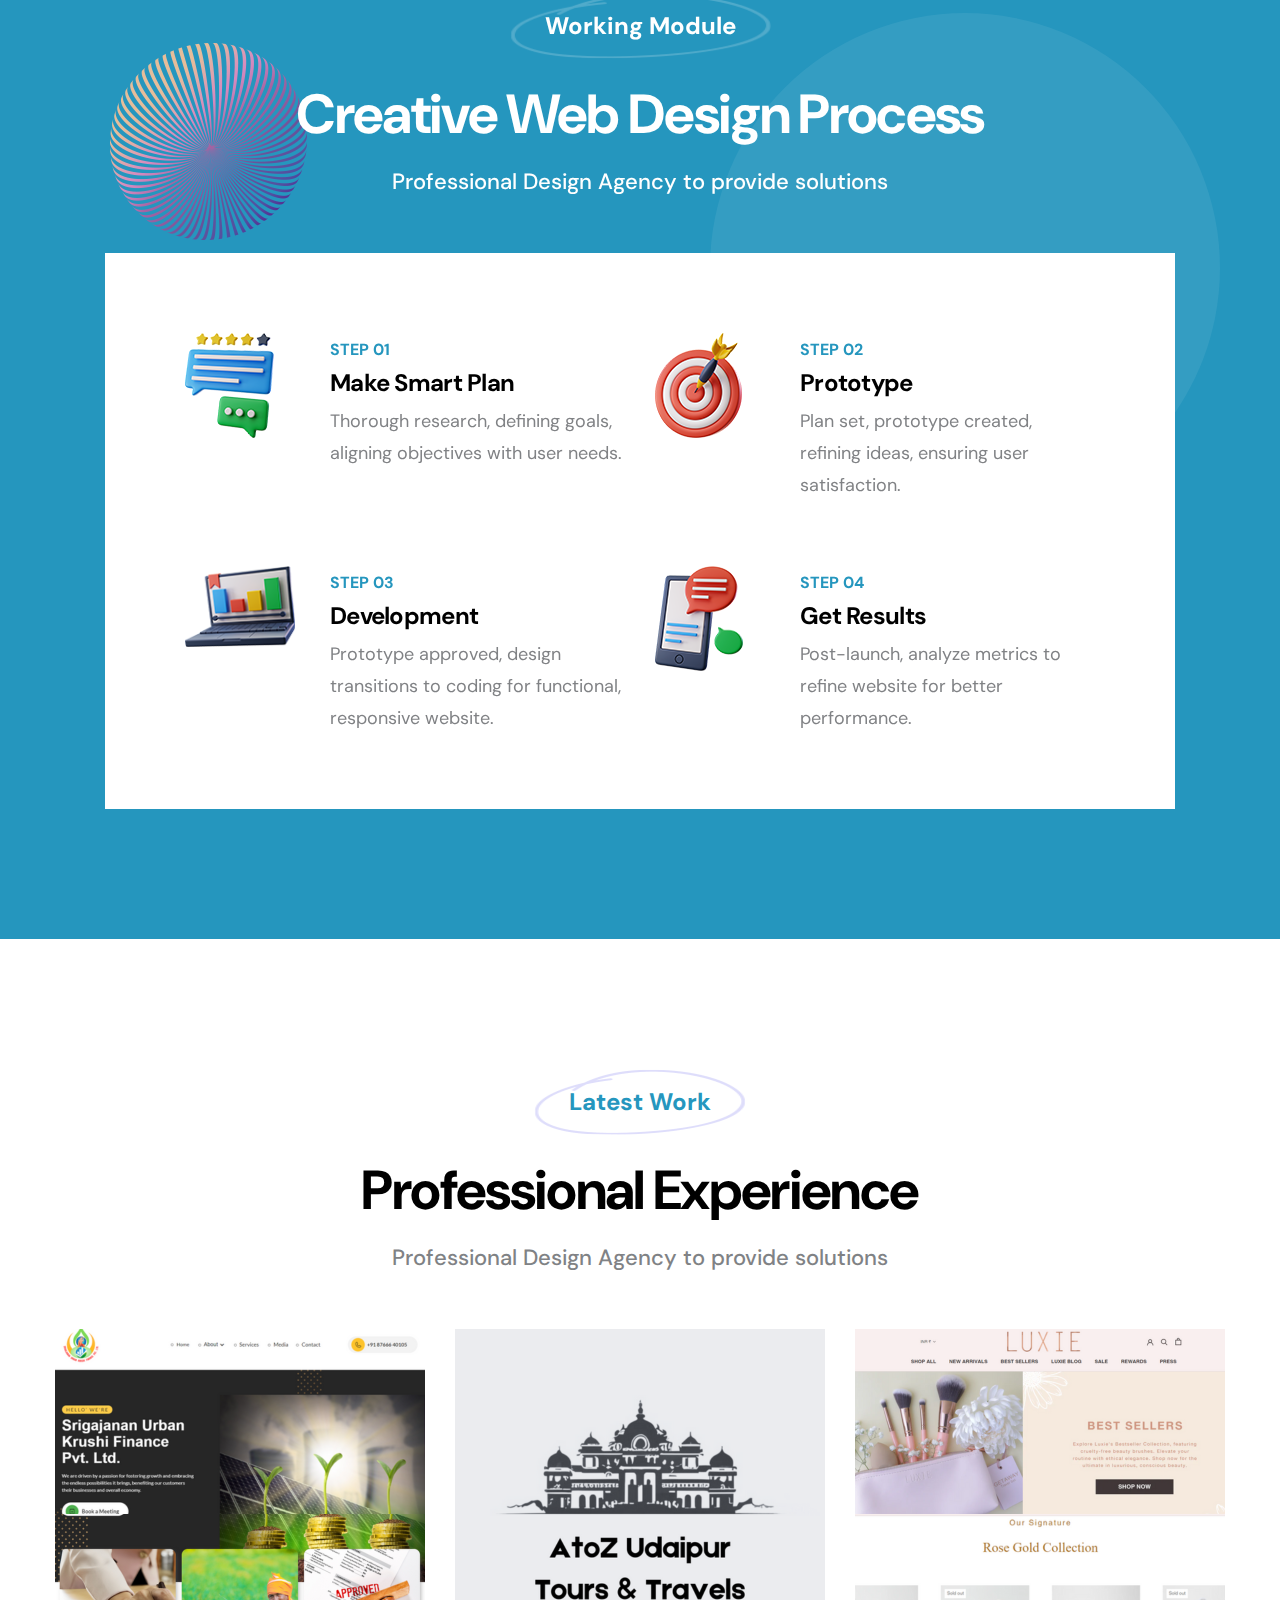
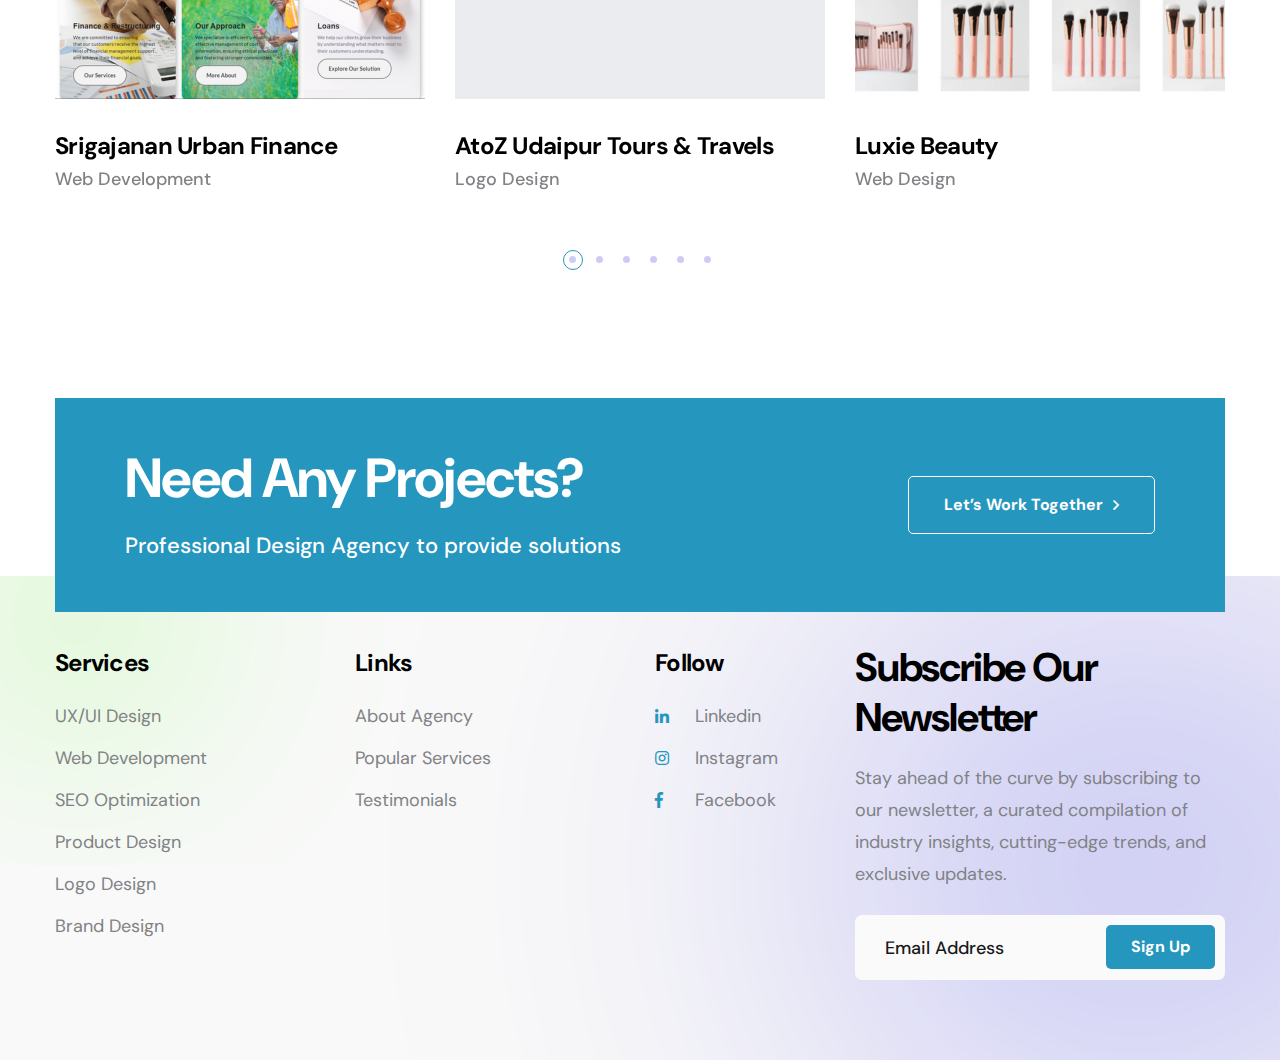
<file: service-details.html>
<!DOCTYPE html>
<html lang="en">
  <head>
    <!--====== Required meta tags ======-->
    <meta charset="utf-8" />
    <meta http-equiv="x-ua-compatible" content="ie=edge" />
    <meta name="description" content="" />
    <meta
      name="viewport"
      content="width=device-width, initial-scale=1, shrink-to-fit=no"
    />
    <!--====== Title ======-->
    <title>WebGenix | Our Services</title>
    <!--====== Favicon Icon ======-->
    <link
      rel="shortcut icon"
      href="assets/images/favicon.ico"
      type="image/png"
    />
    <!--====== Default css ======-->
    <link rel="stylesheet" href="assets/css/default.css" />
    <!--====== Style css ======-->
    <link rel="stylesheet" href="assets/css/style.css" />
    <!--====== Responsive css ======-->
    <link rel="stylesheet" href="assets/css/responsive.css" />
  </head>
  <body>
    <!--====== Start Preloader ======-->
    <div class="preloader">
      <div class="loader">
        <div class="pre-shadow"></div>
        <div class="pre-box"></div>
      </div>
    </div>
    <!--====== End Preloader ======-->
    <!--====== offcanvas-panel ======-->
    <div class="offcanvas-panel">
      <div class="panel-overlay"></div>
      <div class="offcanvas-panel-inner">
          <div class="panel-logo">
              <a href="index.html"><img src="assets/images/logo/Heading-removebg-preview.png" alt="Qempo"></a>
          </div>
          <div class="about-us">
              <h5 class="panel-widget-title">About Us</h5>
              <p>
                  Trusted IT experts delivering innovative solutions, stellar service, and lasting partnerships
              </p>
          </div>
          <div class="contact-us">
              <h5 class="panel-widget-title">Contact Us</h5>
              <ul>
                  <li>
                      <i class="fal fa-map-marker-alt"></i>
                      University, Kalka Mata Road, Udaipur, Rajasthan, , India.
                  </li>
                  <li>
                      <i class="fal fa-envelope-open"></i>
                      <a href="mailto:teamwebgenix@gmail.com">teamwebgenix@gmail.com</a>
                      
                  </li>
                  <li>
                      <i class="far fa-phone"></i>
                      <a href="tel:+91 9602035868"> +91 9602035868</a>
                  </li>
              </ul>
          </div>
          <a href="#" class="panel-close"><i class="fal fa-times"></i></a>
      </div>
  </div><!--====== offcanvas-panel ======-->
    <!--====== Start Header Section ======-->
    <header class="theme-header transparent-header">
      <!-- header Navigation -->
      <div class="header-navigation navigation-style-v1">
        <div class="nav-overlay"></div>
        <div class="container-fluid">
          <div class="primary-menu">
            <div class="site-branding">
              <a href="index.html" class="brand-logo"
                ><img src="assets/images/logo/Heading-removebg-preview.png" alt="Site Logo"
              /></a>
            </div>
            <div class="nav-menu">
              <!-- Navbar Close -->
              <div class="navbar-close"><i class="far fa-times"></i></div>
              <!-- Nav Search -->
              <div class="nav-search">
                <form>
                  <div class="form_group">
                    <input
                      type="email"
                      class="form_control"
                      placeholder="Search Here"
                      name="email"
                      required
                    />
                    <button class="search-btn">
                      <i class="fas fa-search"></i>
                    </button>
                  </div>
                </form>
              </div>
              <!-- Main Menu -->
              <nav class="main-menu">
                <ul>
                  <li class="menu-item">
                    <a href="index.html" class="nav-link">Home</a>
                  </li>
                  <li class="menu-item ">
                    <a href="service-details.html" class="active nav-link">Services</a>
                  </li>
                 
                  <li class="menu-item ">
                    <a href="about.html" class="nav-link">About Us</a>
                  </li>
                
                  <li class="menu-item">
                    <a href="contact.html" class="nav-link">Contact</a>
                  </li>
                </ul>
              </nav>
            </div>
            <div class="header-right-nav">
              <ul>
                <li class="bar-item">
                  <a href="#"><img src="assets/images/dot.png" alt="dot" /></a>
                </li>
                <li class="navbar-toggle-btn">
                  <div class="navbar-toggler">
                    <span></span>
                    <span></span>
                    <span></span>
                  </div>
                </li>
              </ul>
            </div>
          </div>
        </div>
      </div>
    </header>
    <!--====== End Header Section ======-->
    <!--====== Start Page-banner section ======-->
    <section class="page-banner bg_cover position-relative z-1">
      <div class="shape shape-one scene">
        <span data-depth="1"
          ><img src="assets/images/shape/shape-1.png" alt=""
        /></span>
      </div>
      <div class="shape shape-two scene">
        <span data-depth="2"
          ><img src="assets/images/shape/shape-2.png" alt=""
        /></span>
      </div>
      <div class="shape shape-three scene">
        <span data-depth="3"
          ><img src="assets/images/shape/shape-3.png" alt=""
        /></span>
      </div>
      <div class="shape shape-four scene">
        <span data-depth="4"
          ><img src="assets/images/shape/shape-2.png" alt=""
        /></span>
      </div>
      <div class="container">
        <div class="row">
          <div class="col-lg-6">
            <div class="page-title">
              <h1> Our Services</h1>
              <ul class="breadcrumbs-link">
                <li><a href="index.html">Home</a></li>
                <li class="active">Service </li>
              </ul>
            </div>
          </div>
          <div class="col-lg-6">
            <div class="page-banner-img">
              <img src="assets/images/breadcrumb/3 personssss.png" alt="" />
            </div>
          </div>
        </div>
      </div>
    </section>
    <!--====== End Page-banner section ======-->

    <!--====== Start Fancy-text-block section ======-->
    <section class="fancy-text-block fancy-text-block-v2 pt-210 pb-90">
      <div class="container">
        <div class="row">
          <div class="col-lg-6">
            <div class="img-holder mb-50 wow fadeInLeft" data-wow-delay=".2s">
              <img src="assets/images/about/growth.png" alt="" />
            </div>
          </div>
          <div class="col-lg-6">
            <div
              class="text-wrapper mb-50 wow fadeInRight"
              data-wow-delay=".4s"
            >
              <div class="section-title mb-30">
                <span class="sub-title st-one">What We Do</span>
                <h2>Popular Solution For Growth Business</h2>
                <p class="blue-dark">
                  Professional Design Agency to provide solutions
                </p>
              </div>
              <p>
                A professional design agency crafting popular solutions for
                business growth. Our creative experts strategize compelling
                designs that resonate with audiences, propelling brands toward
                success through inspired visuals and seamless user experiences.
              </p>
              <a href="about.html" class="main-btn arrow-btn">Discover More</a>
            </div>
          </div>
        </div>
      </div>
    </section>
    <!--====== End Fancy-text-block section ======-->

    <!--====== Start Features section ======-->
    <section class="features-area pt-210">
      <div class="container">
        <div class="row">
          <div class="col-lg-6">
            <div class="text-wrapper mb-50 wow fadeInLeft">
              <div class="section-title mb-30">
                <span class="sub-title st-one">Features</span>
                <h2>Build Your Business Workflow Faster</h2>
                <p class="blue-dark">
                  Professional Design Agency to provide solutions
                </p>
              </div>
              <p>
                Streamline your business operations with our efficient workflow
                solutions. Accelerate productivity and maximize output through
                optimized processes tailored to your needs.
              </p>
              <a href="about.html" class="main-btn">Discover More</a>
            </div>
          </div>
          <div class="col-lg-6">
            <div class="features-list mb-50 wow fadeInRight">
              <div class="features-item mb-30">
                <div class="text">
                  <h4>Workflow</h4>
                  <p>
                    Optimize operations and supercharge productivity with our
                    streamlined workflow solutions, designed to enhance
                    efficiency.
                  </p>
                </div>
              </div>
              <div class="features-item mb-30">
                <div class="text">
                  <h4>Design Strategy</h4>
                  <p>
                    Craft a visionary design strategy that aligns aesthetics,
                    functionality and brand identity for maximum impact.
                  </p>
                </div>
              </div>
              <div class="features-item mb-30">
                <div class="text">
                  <h4>Web Development</h4>
                  <p>
                    Elevate your online presence with our cutting-edge web
                    development services, delivering seamless user experiences.
                  </p>
                </div>
              </div>
            </div>
          </div>
        </div>
      </div>
    </section>
    <!--====== End Features section ======-->
    <!--====== Start Process Section ======-->
    <section class="process-area process-area-v1 pt-90 pb-85">
      <div class="container">
        <div class="row justify-content-center">
          <div class="col-lg-7">
            <div class="section-title text-center mb-55 wow fadeInUp">
              <span class="sub-title st-one">Process</span>
              <h2>How Does We Works</h2>
              <p>Professional Design Agency to provide solutions</p>
            </div>
          </div>
        </div>
        <div class="row">
          <div class="col-lg-4 col-md-6 col-sm-12 process-column">
            <div
              class="process-item text-center mb-40 wow fadeInUp"
              data-wow-delay=".15s"
            >
              <div class="icon">
                <img src="assets/images/icon/icon-7.png" alt="" />
              </div>
              <div class="text">
                <h4>Project Layouts</h4>
                <p>
                  refers to the initial phase of a project where the
                  foundational structure and design are planned and established.
                
                </p>
              </div>
            </div>
          </div>
          <div class="col-lg-4 col-md-6 col-sm-12 process-column">
            <div
              class="process-item text-center mb-40 wow fadeInUp"
              data-wow-delay=".20s"
            >
              <div class="icon">
                <img src="assets/images/icon/icon-8.png" alt="" />
              </div>
              <div class="text">
                <h4>Project Analysis</h4>
                <p>
                  is the process of critically examining various aspects of the
                  project to gain insights, identify potential challenges, and
                  make informed decisions.
                </p>
              </div>
            </div>
          </div>
          <div class="col-lg-4 col-md-6 col-sm-12 process-column">
            <div
              class="process-item text-center mb-40 wow fadeInUp"
              data-wow-delay=".25s"
            >
              <div class="icon">
                <img src="assets/images/icon/icon-9.png" alt="" />
              </div>
              <div class="text">
                <h4>Final Results</h4>
                <p>
                  marks the culmination of the project, showcasing the outcomes
                  of the team's efforts and the realization of the project's
                  objectives.
                </p>
              </div>
            </div>
          </div>
        </div>
      </div>
    </section>
    <!--====== End Process Section ======-->
    <!--====== Start Process Section ======-->
    <section
      class="process-area process-area-v2 dark-blue-bg pt-130 pb-130 position-relative z-1"
    >
      <div class="shape shape-one scene">
        <span data-depth=".5"
          ><img src="assets/images/shape/shape-10.png" alt=""
        /></span>
      </div>
      <div class="shape shape-two scene">
        <span data-depth="1"
          ><img src="assets/images/shape/shape-11.png" alt=""
        /></span>
      </div>
      <div class="shape shape-three"><span></span></div>
      <div class="container">
        <div class="row justify-content-center">
          <div class="col-lg-8">
            <div
              class="section-title section-title-white text-center mb-55 wow fadeInUp"
            >
              <span class="sub-title st-one">Working Module</span>
              <h2>Creative Web Design Process</h2>
              <p>Professional Design Agency to provide solutions</p>
            </div>
          </div>
        </div>
        <div class="row justify-content-center">
          <div class="col-lg-11">
            <div class="process-wrapper">
              <div class="row">
                <div class="col-lg-6">
                  <div
                    class="process-item mb-65 wow fadeInUp"
                    data-wow-delay=".2s"
                  >
                    <div class="icon">
                      <img src="assets/images/icon/icon-10.png" alt="" />
                    </div>
                    <div class="text">
                      <span class="step">Step 01</span>
                      <h4>Make Smart Plan</h4>
                      <p>
                        Thorough research, defining goals, aligning objectives with user needs.
                      </p>
                    </div>
                  </div>
                </div>
                <div class="col-lg-6">
                  <div
                    class="process-item mb-65 wow fadeInUp"
                    data-wow-delay=".3s"
                  >
                    <div class="icon">
                      <img src="assets/images/icon/icon-11.png" alt="" />
                    </div>
                    <div class="text">
                      <span class="step">Step 02</span>
                      <h4>Prototype</h4>
                      <p>
                        Plan set, prototype created, refining ideas, ensuring user satisfaction.
                      </p>
                    </div>
                  </div>
                </div>
                <div class="col-lg-6">
                  <div
                    class="process-item mb-65 wow fadeInUp"
                    data-wow-delay=".4s"
                  >
                    <div class="icon">
                      <img src="assets/images/icon/icon-12.png" alt="" />
                    </div>
                    <div class="text">
                      <span class="step">Step 03</span>
                      <h4>Development</h4>
                      <p>
                        Prototype approved, design transitions to coding for functional, responsive website.
                      </p>
                    </div>
                  </div>
                </div>
                <div class="col-lg-6">
                  <div
                    class="process-item mb-65 wow fadeInUp"
                    data-wow-delay=".5s"
                  >
                    <div class="icon">
                      <img src="assets/images/icon/icon-13.png" alt="" />
                    </div>
                    <div class="text">
                      <span class="step">Step 04</span>
                      <h4>Get Results</h4>
                      <p>
                        Post-launch, analyze metrics to refine website for better performance.
                      </p>
                    </div>
                  </div>
                </div>
              </div>
            </div>
          </div>
        </div>
      </div>
    </section>
    <!--====== End Process Section ======-->
    <!--====== Start Portfolio Section ======-->
    <section class="portfolio-area pt-130 pb-135">
      <div class="container">
        <div class="row justify-content-center">
          <div class="col-lg-8">
            <div class="section-title text-center mb-55 wow fadeInUp">
              <span class="sub-title st-one">Latest Work</span>
              <h2>Professional Experience</h2>
              <p>Professional Design Agency to provide solutions</p>
            </div>
          </div>
        </div>
        <div class="portfolio-slider-one">
          <div class="portfolio-item portfolio-style-one wow fadeInUp">
            <div class="img-holder">
              <img src="assets/images/portfolio/agri.png" alt="Img" />
              <a
                href="https://www.srigajanankrushifinance.in/"
                class="portfolio-hover popup"
              >
                <div class="hover-content">
                  <i class="far fa-link"></i>
                </div>
              </a>
            </div>
            <div class="text">
              <h3 class="title">
                <a href="">Srigajanan Urban Finance</a>
              </h3>
              <a href="" class="cat-link">Web Development</a>
            </div>
          </div>
          <div class="portfolio-item portfolio-style-one wow fadeInUp">
            <div class="img-holder">
              <img src="assets/images/portfolio/atoz.png" alt="Img" />
              <a
                href="assets/images/portfolio/atoz.png"
                class="portfolio-hover img-popup"
              >
                <div class="hover-content">
                  <i class="far fa-plus"></i>
                </div>
              </a>
            </div>
            <div class="text">
              <h3 class="title">
                <a href="project-details.html">AtoZ Udaipur Tours & Travels</a>
              </h3>
              <a href="projects.html" class="cat-link">Logo Design</a>
            </div>
          </div>
          <div class="portfolio-item portfolio-style-one wow fadeInUp">
            <div class="img-holder">
              <img src="assets/images/portfolio/luxiee.png" alt="Img" />
              <a
                href="https://www.luxiebeauty.com/"
                class="portfolio-hover popup"
              >
                <div class="hover-content">
                  <i class="far fa-link"></i>
                </div>
              </a>
            </div>
            <div class="text">
              <h3 class="title">
                <a href="project-details.html">Luxie Beauty</a>
              </h3>
              <a href="projects.html" class="cat-link">Web Design</a>
            </div>
          </div>
          <div class="portfolio-item portfolio-style-one wow fadeInUp">
            <div class="img-holder">
              <img src="assets/images/portfolio/humbee.png" alt="Img" />
              <a
                href="https://www.humblecosmetics.com/"
                class="portfolio-hover popup"
              >
                <div class="hover-content">
                  <i class="far fa-link"></i>
                </div>
              </a>
            </div>
            <div class="text">
              <h3 class="title">
                <a href="project-details.html">Humble Cosmetics</a>
              </h3>
              <a href="projects.html" class="cat-link">Web Design</a>
            </div>
          </div>
          <div class="portfolio-item portfolio-style-one wow fadeInUp">
            <div class="img-holder">
              <img src="assets/images/portfolio/videostar.png" alt="Img" />
              <a
                href="https://www.videostarvjy.com/"
                class="portfolio-hover popup"
              >
                <div class="hover-content">
                  <i class="far fa-link"></i>
                </div>
              </a>
            </div>

            <div class="text">
              <h3 class="title">
                <a href="project-details.html">Video Star</a>
              </h3>
              <a href="projects.html" class="cat-link">Web Development</a>
            </div>
          </div>
          <div class="portfolio-item portfolio-style-one wow fadeInUp">
            <div class="img-holder">
              <img src="assets/images/portfolio/panind.png" alt="Img" />
              <a
                href="https://panindia.net.in/"
                class="portfolio-hover popup"
              >
                <div class="hover-content">
                  <i class="far fa-link"></i>
                </div>
              </a>
            </div>
            <div class="text">
              <h3 class="title">
                <a href="project-details.html">Pan India Logistics</a>
              </h3>
              <a href="projects.html" class="cat-link">Web Design</a>
            </div>
          </div>

        </div>
      </div>
    </section>
    <!--====== End Portfolio Section ======-->

         <!--====== Start CTA Section ======-->
         <section class="cta-area cta-area-v2 position-relative z-2 wow fadeInDown" style="margin-bottom: 5%;">
          <div class="container">
              <div class="cta-wrapper">
                  <div class="row align-items-center">
                      <div class="col-lg-7">
                          <div class="text-wrapper">
                              <div class="section-title section-title-white">
                                  <h2>Need Any Projects?</h2>
                              <p>Professional Design Agency to provide solutions</p>
                              </div>
                          </div>
                      </div>
                      <div class="col-lg-5">
                          <div class="button-box float-lg-right">
                              <a href="contact.html" class="main-btn bordered-btn btn-white arrow-btn">Let’s Work Together</a>
                          </div>
                      </div>
                  </div>
              </div>
          </div>
      </section><!--====== End CTA Section ======-->

     <!--====== Start Footer ======-->
     <footer class="footer-area page-footer light-gray-bg" >
      <div class="container">
        <div class="footer-widget pt-70 pb-40">
          <div class="row">
            <div class="col-lg-3 col-md-6 col-sm-12">
              <div
                class="widget footer-nav-widget mb-40 wow fadeInUp"
                data-wow-delay=".15s"
              >
                <h4 class="widget-title">Services</h4>
                <ul class="widget-nav">
                  <li>UX/UI Design</li>
                  <li>Web Development</li>
                  <li>SEO Optimization</li>
                  <li>Product Design</li>
                  <li>Logo Design</li>
                  <li>Brand Design</li>
                </ul>
              </div>
            </div>
            <div class="col-lg-3 col-md-6 col-sm-12">
              <div
                class="widget footer-nav-widget mb-40 wow fadeInUp"
                data-wow-delay=".20s"
              >
                <h4 class="widget-title">Links</h4>
                <ul class="widget-nav">
                  <li><a href="about.html">About Agency</a></li>

                  <li><a href="services.html">Popular Services</a></li>
                  <li><a href="services.html">Testimonials</a></li>
                </ul>
              </div>
            </div>
            <div class="col-lg-2 col-md-6 col-sm-12">
              <div
                class="widget social-widget mb-40 wow fadeInUp"
                data-wow-delay=".25s"
              >
                <h4 class="widget-title">Follow</h4>
                <ul class="social-nav">
                  <li>
                    <a href="https://www.linkedin.com/in/webgenix/"
                      ><i class="fab fa-linkedin-in"></i>Linkedin</a
                    >
                  </li>
                  <li>
                    <a href="https://www.instagram.com/_webgenix/"><i class="fab fa-instagram"></i>Instagram</a>
                  </li>
                
                  <li>
                    <a href="#"><i class="fab fa-facebook-f"></i>Facebook</a>
                  </li>
                </ul>
              </div>
            </div>
            <div class="col-lg-4 col-md-6 col-sm-12">
              <div
                class="widget newsletter-widget mb-40 wow fadeInUp"
                data-wow-delay=".35s"
              >
                <div class="newsletter-content">
                  <h3>Subscribe Our Newsletter</h3>
                  <p>
                    Stay ahead of the curve by subscribing to our newsletter, a
                    curated compilation of industry insights, cutting-edge
                    trends, and exclusive updates.
                  </p>
                  <form>
                    <div class="form_group">
                      <input
                        type="email"
                        class="form_control"
                        placeholder="Email Address"
                        name="email"
                        required
                      />
                      <button class="main-btn">Sign Up</button>
                    </div>
                  </form>
                </div>
              </div>
            </div>
          </div>
        </div>
       
      </div>
    </footer>
    <!--====== End Footer ======-->

    <!--====== back-to-top ======-->
    <a href="#" class="back-to-top"><i class="far fa-angle-up"></i></a>
    <!--====== Jquery js ======-->
    <script src="assets/vendor/jquery-3.6.0.min.js"></script>
    <!--====== Bootstrap js ======-->
    <script src="assets/vendor/popper/popper.min.js"></script>
    <!--====== Bootstrap js ======-->
    <script src="assets/vendor/bootstrap/js/bootstrap.min.js"></script>
    <!--====== Slick js ======-->
    <script src="assets/vendor/slick/slick.min.js"></script>
    <!--====== Magnific js ======-->
    <script src="assets/vendor/magnific-popup/dist/jquery.magnific-popup.min.js"></script>
    <!--====== Isotope js ======-->
    <script src="assets/vendor/isotope.min.js"></script>
    <!--====== Imagesloaded js ======-->
    <script src="assets/vendor/imagesloaded.min.js"></script>
    <!--====== Counterup js ======-->
    <script src="assets/vendor/jquery.counterup.min.js"></script>
    <!--====== Waypoints js ======-->
    <script src="assets/vendor/jquery.waypoints.js"></script>
    <!--====== Nice-select js ======-->
    <script src="assets/vendor/nice-select/js/jquery.nice-select.min.js"></script>
    <!--====== WOW js ======-->
    <script src="assets/vendor/wow.min.js"></script>
    <!--====== Parallax js ======-->
    <script src="assets/vendor/parallax.min.js"></script>
    <!--====== Main js ======-->
    <script src="assets/js/theme.js"></script>
  </body>
</html>
</file>
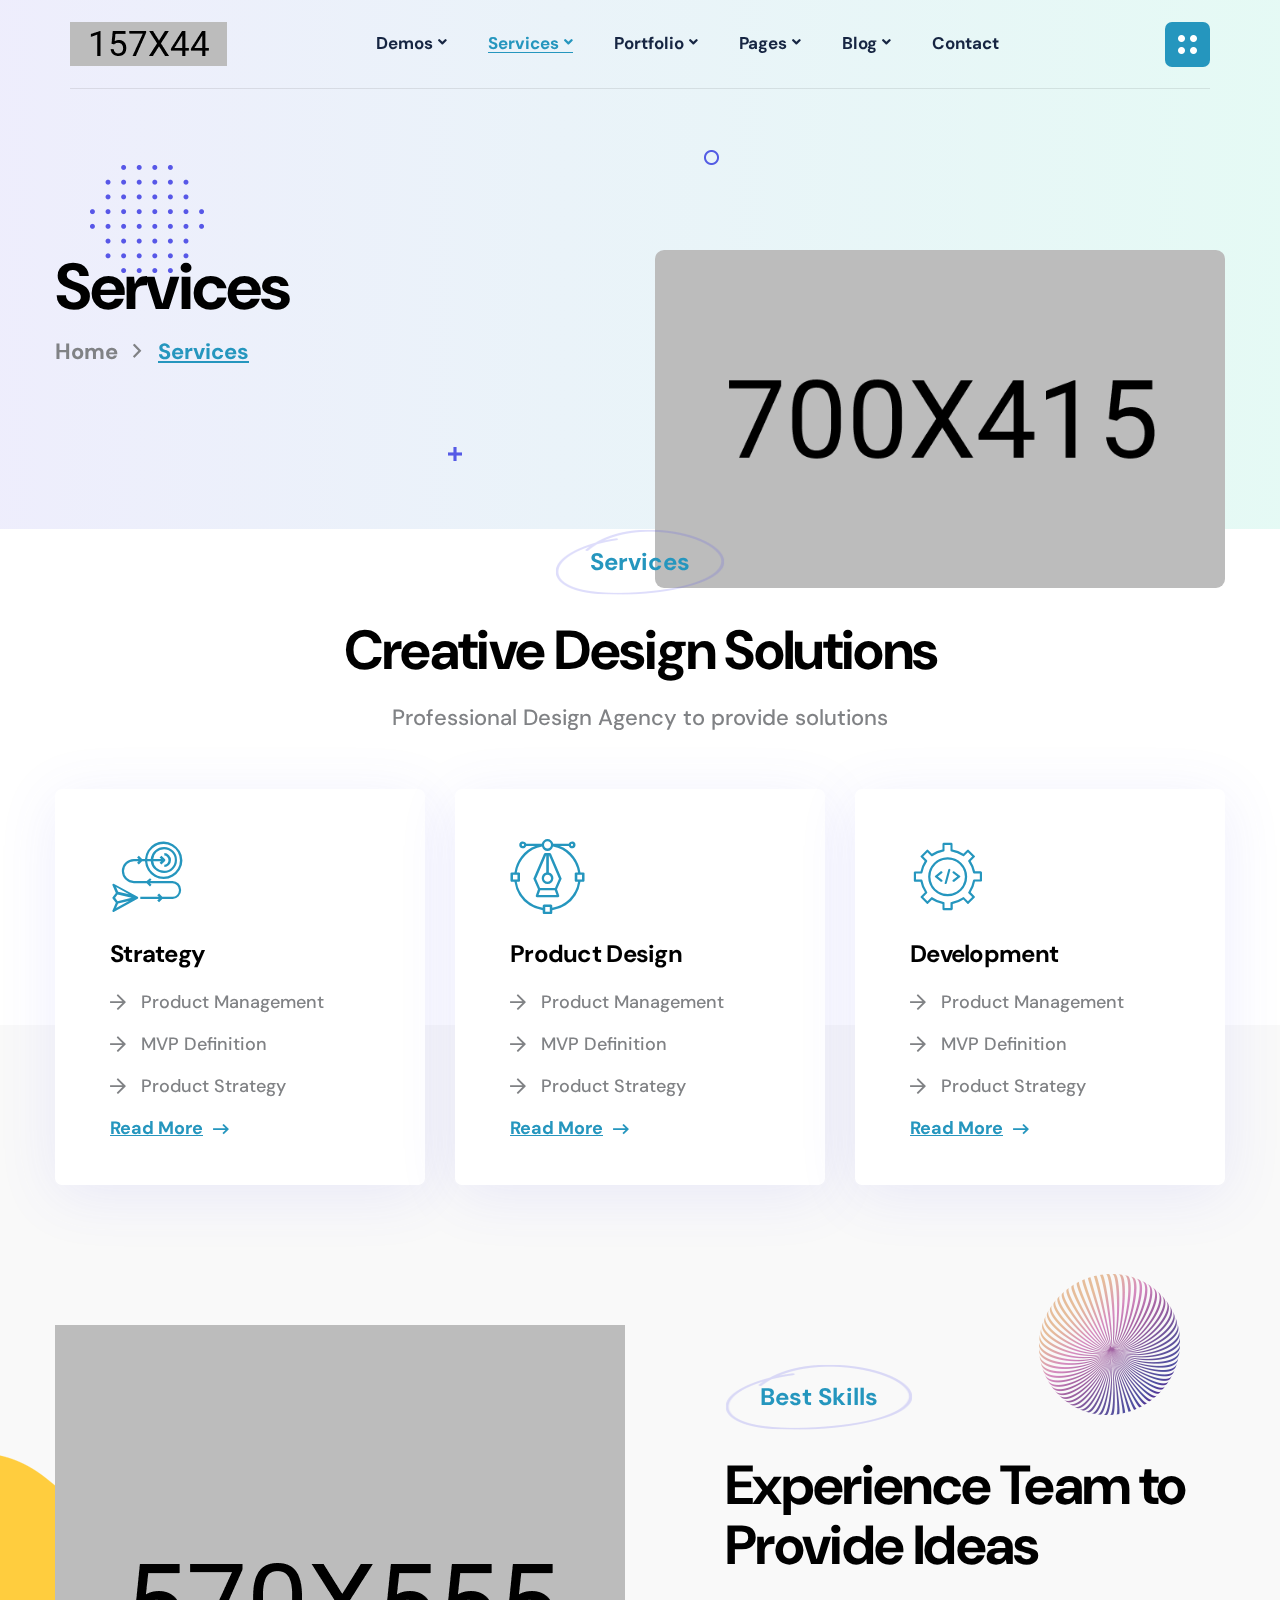
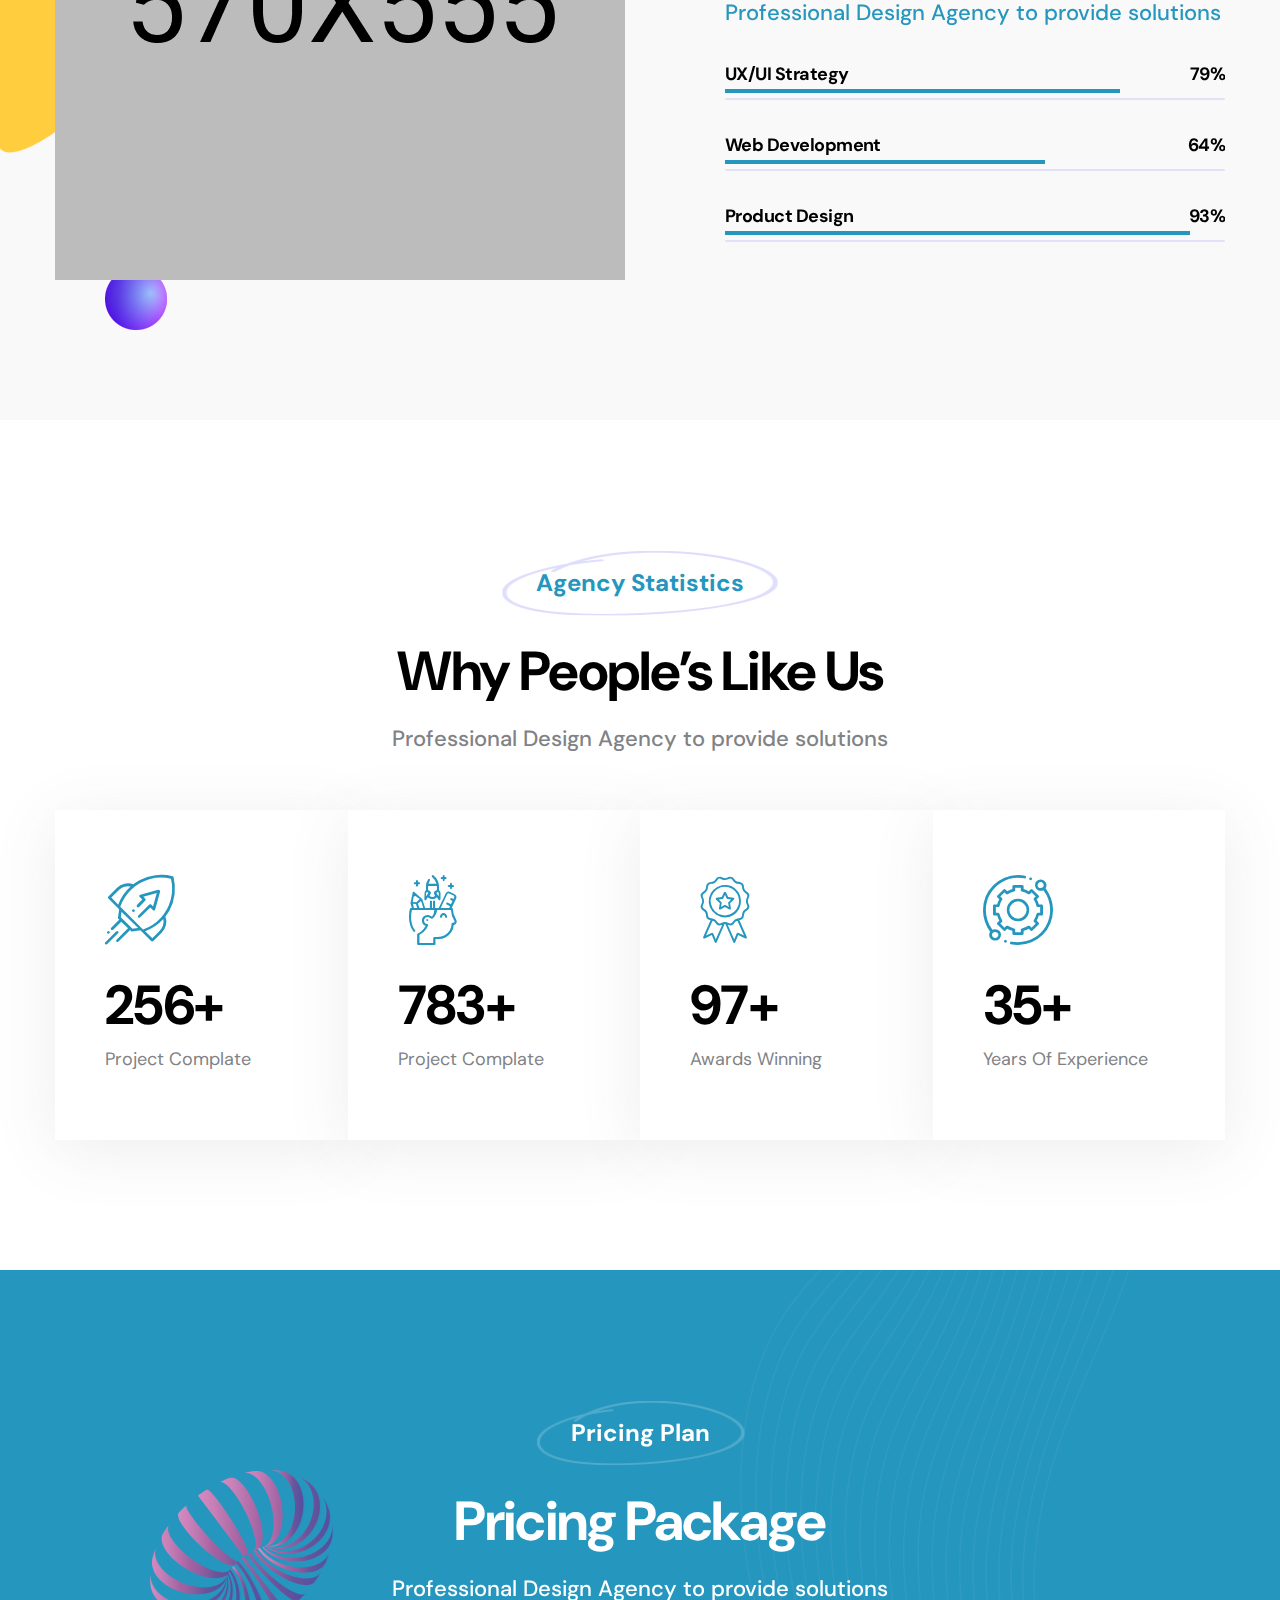
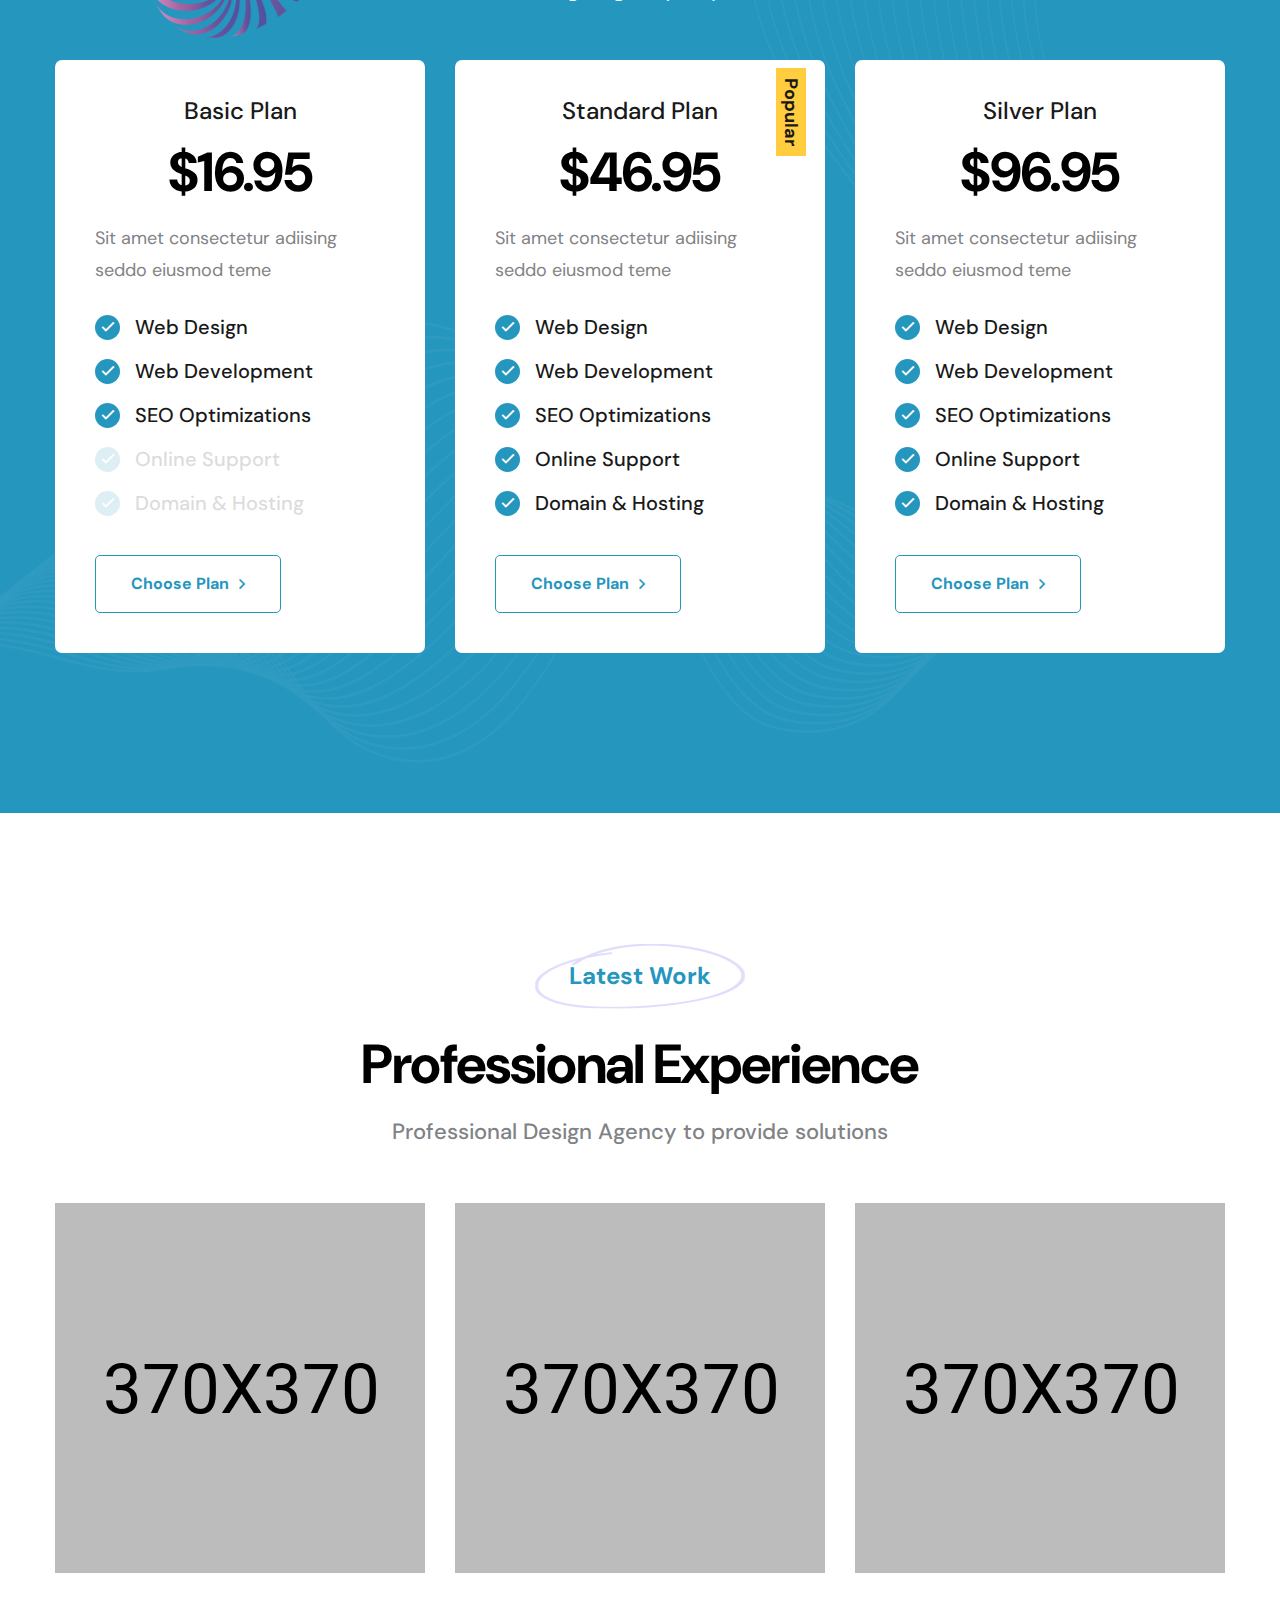
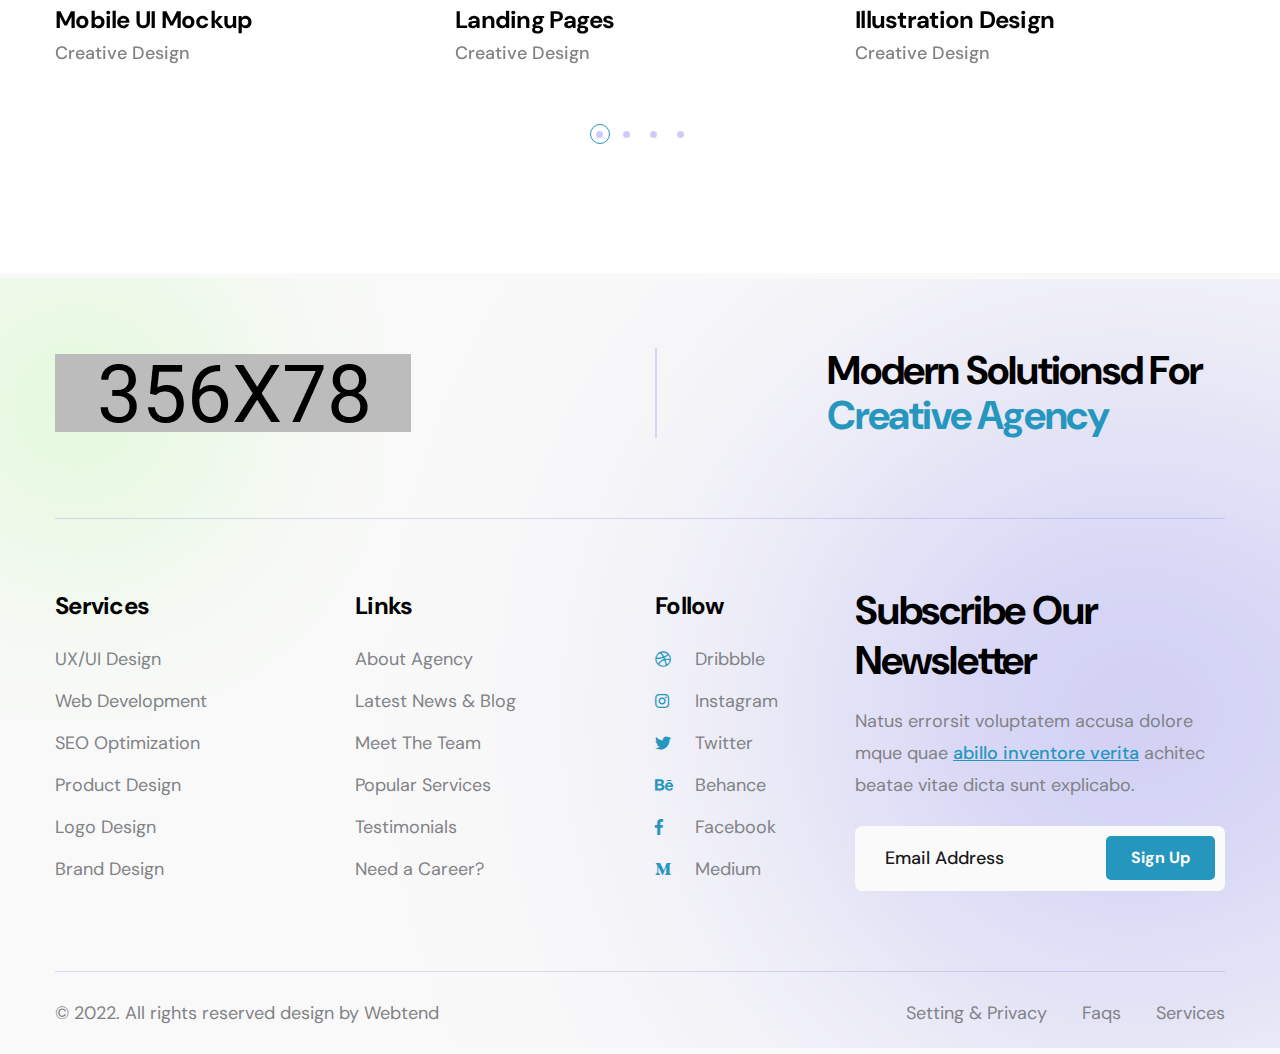
<file: services.html>
<!DOCTYPE html>
<html lang="en">
    <head>
        <!--====== Required meta tags ======-->
        <meta charset="utf-8">
        <meta http-equiv="x-ua-compatible" content="ie=edge">
        <meta name="description" content="">
        <meta name="viewport" content="width=device-width, initial-scale=1, shrink-to-fit=no">
        <!--====== Title ======-->
        <title>Pixlab - Creative Agency HTML Template</title>
        <!--====== Favicon Icon ======-->
        <link rel="shortcut icon" href="assets/images/favicon.ico" type="image/png">
        <!--====== Default css ======-->
        <link rel="stylesheet" href="assets/css/default.css">
        <!--====== Style css ======-->
        <link rel="stylesheet" href="assets/css/style.css">
        <!--====== Responsive css ======-->
        <link rel="stylesheet" href="assets/css/responsive.css">
    </head>
    <body>
        <!--====== Start Preloader ======-->
        <div class="preloader">
            <div class="loader">
                <div class="pre-shadow"></div>
                <div class="pre-box"></div>
            </div>
        </div>
        <!--====== End Preloader ======-->
        <!--====== offcanvas-panel ======-->
        <div class="offcanvas-panel">
            <div class="panel-overlay"></div>
            <div class="offcanvas-panel-inner">
                <div class="panel-logo">
                    <a href="index.html"><img src="assets/images/logo/logo-1.png" alt="Qempo"></a>
                </div>
                <div class="about-us">
                    <h5 class="panel-widget-title">About Us</h5>
                    <p>
                        Lorem, ipsum dolor sit amet consectetur adipisicing elit. Tempore ipsam alias quae cupiditate quas, neque eum magni impedit asperiores.
                    </p>
                </div>
                <div class="contact-us">
                    <h5 class="panel-widget-title">Contact Us</h5>
                    <ul>
                        <li>
                            <i class="fal fa-map-marker-alt"></i>
                            121 King St, Melbourne VIC 3000, Australia.
                        </li>
                        <li>
                            <i class="fal fa-envelope-open"></i>
                            <a href="mailto:hello@barky.com"> hello@barky.com</a>
                            <a href="mailto:info@barky.com">info@barky.com</a>
                        </li>
                        <li>
                            <i class="fal fa-phone"></i>
                            <a href="tel:(312)-895-9800">(312) 895-9800</a>
                            <a href="tel:(312)-895-9888">(312) 895-9888</a>
                        </li>
                    </ul>
                </div>
                <a href="#" class="panel-close"><i class="fal fa-times"></i></a>
            </div>
        </div><!--====== offcanvas-panel ======-->
        <!--====== Start Header Section ======-->
        <header class="theme-header transparent-header">
            <!-- header Navigation -->
            <div class="header-navigation navigation-style-v1">
                <div class="nav-overlay"></div>
                <div class="container-fluid">
                    <div class="primary-menu">
                        <div class="site-branding">
                            <a href="index.html" class="brand-logo"><img src="assets/images/logo/logo-1.png" alt="Site Logo"></a>
                        </div>
                        <div class="nav-menu">
                            <!-- Navbar Close -->
                            <div class="navbar-close"><i class="far fa-times"></i></div>
                            <!-- Nav Search -->
                            <div class="nav-search">
                                <form>
                                    <div class="form_group">
                                        <input type="email" class="form_control" placeholder="Search Here" name="email" required>
                                        <button class="search-btn"><i class="fas fa-search"></i></button>
                                    </div>
                                </form>
                            </div>
                            <!-- Main Menu -->
                            <nav class="main-menu">
                                <ul>
                                    <li class="menu-item has-children"><a href="#" class="nav-link">Demos</a>
                                        <ul class="sub-menu">
                                            <li class="has-children"><a href="#">Multipage</a>
                                                <ul class="sub-menu">
                                                    <li><a href="index.html">Creative Agency</a></li>
                                                    <li><a href="index-2.html">Digital Agency</a></li>
                                                    <li><a href="index-3.html">Design Studio</a></li>
                                                </ul>
                                            </li>
                                            <li class="has-children"><a href="#">Onepage</a>
                                                <ul class="sub-menu">
                                                    <li><a href="onepage-index-1.html">Creative Agency</a></li>
                                                    <li><a href="onepage-index-2.html">Digital Agency</a></li>
                                                    <li><a href="onepage-index-3.html">Design Studio</a></li>
                                                </ul>
                                            </li>
                                        </ul>
                                    </li>
                                    <li class="menu-item has-children"><a href="#" class="active nav-link">Services</a>
                                        <ul class="sub-menu">
                                            <li><a href="services.html">Our Service</a></li>
                                            <li><a href="service-details.html">Service Details</a></li>
                                        </ul>
                                    </li>
                                    <li class="menu-item has-children"><a href="#" class="nav-link">Portfolio</a>
                                        <ul class="sub-menu">
                                            <li><a href="projects.html">Our Portfolio</a></li>
                                            <li><a href="project-details.html">Portfolio Details</a></li>
                                        </ul>
                                    </li>
                                    <li class="menu-item has-children"><a href="#" class="nav-link">Pages</a>
                                        <ul class="sub-menu">
                                            <li><a href="about.html">About Us</a></li>
                                            <li><a href="team.html">Our Team</a></li>
                                            <li><a href="team-details.html">Team Details</a></li>
                                        </ul>
                                    </li>
                                    <li class="menu-item has-children"><a href="#" class="nav-link">Blog</a>
                                        <ul class="sub-menu">
                                            <li><a href="blogs.html">Our Blog</a></li>
                                            <li><a href="blog-details.html">Blog Details</a></li>
                                        </ul>
                                    </li>
                                    <li class="menu-item"><a href="contact.html" class="nav-link">Contact</a></li>
                                </ul>
                            </nav>
                        </div>
                        <div class="header-right-nav">
                            <ul>
                                <li class="bar-item"><a href="#"><img src="assets/images/dot.png" alt="dot"></a></li>
                                <li class="navbar-toggle-btn">
                                    <div class="navbar-toggler">
                                        <span></span>
                                        <span></span>
                                        <span></span>
                                    </div>
                                </li>
                            </ul>
                        </div>
                    </div>
                </div>
            </div>
        </header><!--====== End Header Section ======-->
        <!--====== Start Page-banner section ======-->
        <section class="page-banner bg_cover position-relative z-1">
            <div class="shape shape-one scene"><span data-depth="1"><img src="assets/images/shape/shape-1.png" alt=""></span></div>
            <div class="shape shape-two scene"><span data-depth="2"><img src="assets/images/shape/shape-2.png" alt=""></span></div>
            <div class="shape shape-three scene"><span data-depth="3"><img src="assets/images/shape/shape-3.png" alt=""></span></div>
            <div class="shape shape-four scene"><span data-depth="4"><img src="assets/images/shape/shape-2.png" alt=""></span></div>
            <div class="container">
                <div class="row">
                    <div class="col-lg-6">
                        <div class="page-title">
                            <h1>Services</h1>
                            <ul class="breadcrumbs-link">
                                <li><a href="index.html">Home</a></li>
                                <li class="active">Services</li>
                            </ul>
                        </div>
                    </div>
                    <div class="col-lg-6">
                        <div class="page-banner-img">
                            <img src="assets/images/breadcrumb/img-2.jpg" alt="">
                        </div>
                    </div>
                </div>
            </div>
        </section><!--====== End Page-banner section ======-->
       
        <!--====== Start Service Section ======-->
        <section class="service-area service-area-v1 bototm-minus-200 position-relative z-2">
            <div class="container">
                <div class="row justify-content-center">
                    <div class="col-lg-8">
                        <div class="section-title text-center mb-55 wow fadeInUp">
                            <span class="sub-title st-one">Services</span>
                            <h2>Creative Design Solutions</h2>
                            <p>Professional Design Agency to provide solutions</p>
                        </div>
                    </div>
                </div>
                <div class="row justify-content-center">
                    <div class="col-lg-4 col-md-6 col-sm-12">
                        <div class="service-item service-style-three mb-40 wow fadeInUp" data-wow-delay=".2s">
                            <div class="icon">
                                <i class="flaticon-strategy"></i>
                            </div>
                            <div class="text">
                                <h3 class="title"><a href="service-details.html">Strategy</a></h3>
                                <ul class="list-style-two">
                                    <li>Product Management</li>
                                    <li>MVP Definition</li>
                                    <li>Product Strategy</li>
                                </ul>
                                <a href="service-details.html" class="btn-link">Read More</a>
                            </div>
                        </div>
                    </div>
                    <div class="col-lg-4 col-md-6 col-sm-12">
                        <div class="service-item service-style-three mb-40 wow fadeInUp" data-wow-delay=".3s">
                            <div class="icon">
                                <i class="flaticon-design"></i>
                            </div>
                            <div class="text">
                                <h3 class="title"><a href="service-details.html">Product Design</a></h3>
                                <ul class="list-style-two">
                                    <li>Product Management</li>
                                    <li>MVP Definition</li>
                                    <li>Product Strategy</li>
                                </ul>
                                <a href="service-details.html" class="btn-link">Read More</a>
                            </div>
                        </div>
                    </div>
                    <div class="col-lg-4 col-md-6 col-sm-12">
                        <div class="service-item service-style-three mb-40 wow fadeInUp" data-wow-delay=".4s">
                            <div class="icon">
                                <i class="flaticon-source-code"></i>
                            </div>
                            <div class="text">
                                <h3 class="title"><a href="service-details.html">Development</a></h3>
                                <ul class="list-style-two">
                                    <li>Product Management</li>
                                    <li>MVP Definition</li>
                                    <li>Product Strategy</li>
                                </ul>
                                <a href="service-details.html" class="btn-link">Read More</a>
                            </div>
                        </div>
                    </div>
                </div>
            </div>
        </section><!--====== End Service Section ======-->
        <!--====== Start Skill section ======-->
        <div class="skill-area skill-area-v1 light-gray-bg pb-90 position-relative z-1">
            <div class="shape shape-one scene"><span data-depth="2"><img src="assets/images/shape/shape-7.png" alt=""></span></div>
            <div class="shape shape-two scene"><span data-depth="3"><img src="assets/images/shape/shape-8.png" alt=""></span></div>
            <div class="container">
                <div class="row align-items-center">
                    <div class="col-lg-6">
                        <div class="img-holder position-relative z-1 mb-50 wow fadeInLeft">
                            <div class="shape shape-one animate-float-y"><span><img src="assets/images/shape/shape-5.png" alt=""></span></div>
                            <img src="assets/images/skill/img-2.jpg" alt="">
                        </div>
                    </div>
                    <div class="col-lg-6">
                        <div class="text-wrapper mb-50">
                            <div class="section-title mb-30 wow fadeInUp">
                                <span class="sub-title st-one">Best Skills</span>
                                <h2>Experience Team to 
                                    Provide Ideas</h2>
                                <p class="blue-dark">Professional Design Agency to provide solutions</p>
                            </div>
                            <div class="skill-list wow fadeInDown">
                                <div class="single-skill">
                                    <div class="progress-title">
                                        <h5>UX/UI Strategy <span>79%</span></h5>
                                    </div>
                                    <div class="progress-bar wow slideInLeft" role="progressbar" style="width: 79%"></div>
                                    <div class="progress"></div>
                                </div>
                                <div class="single-skill">
                                    <div class="progress-title">
                                        <h5>Web Development <span>64%</span></h5>
                                    </div>
                                    <div class="progress-bar wow slideInLeft" role="progressbar" style="width: 64%"></div>
                                    <div class="progress"></div>
                                </div>
                                <div class="single-skill">
                                    <div class="progress-title">
                                        <h5>Product Design <span>93%</span></h5>
                                    </div>
                                    <div class="progress-bar wow slideInLeft" role="progressbar" style="width: 93%"></div>
                                    <div class="progress"></div>
                                </div>
                            </div>
                        </div>
                    </div>
                </div>
            </div>
        </div><!--====== End Skill section ======-->
        <!--====== Start Counter Section ======-->
        <section class="counter-area counter-area-v1 pt-130 pb-90">
            <div class="container">
                <div class="row justify-content-center">
                    <div class="col-lg-6">
                        <div class="section-title text-center mb-55 wow fadeInUp">
                            <span class="sub-title st-one">Agency Statistics</span>
                            <h2>Why People’s Like Us</h2>
                            <p>Professional Design Agency to provide solutions</p>
                        </div>
                    </div>
                </div>
                <div class="row no-gutters">
                    <div class="col-lg-3 col-md-6 col-sm-12">
                        <div class="counter-item mb-40 wow fadeInUp" data-wow-delay=".2s">
                            <div class="icon">
                                <i class="flaticon-start-up"></i>
                            </div>
                            <div class="text">
                                <h2 class="number"><span>256</span>+</h2>
                                <p>Project Complate</p>
                            </div>
                        </div>
                    </div>
                    <div class="col-lg-3 col-md-6 col-sm-12">
                        <div class="counter-item mb-40 wow fadeInUp" data-wow-delay=".3s">
                            <div class="icon">
                                <i class="flaticon-creativity"></i>
                            </div>
                            <div class="text">
                                <h2 class="number"><span>783</span>+</h2>
                                <p>Project Complate</p>
                            </div>
                        </div>
                    </div>
                    <div class="col-lg-3 col-md-6 col-sm-12">
                        <div class="counter-item mb-40 wow fadeInUp" data-wow-delay=".4s">
                            <div class="icon">
                                <i class="flaticon-medal"></i>
                            </div>
                            <div class="text">
                                <h2 class="number"><span>97</span>+</h2>
                                <p>Awards Winning</p>
                            </div>
                        </div>
                    </div>
                    <div class="col-lg-3 col-md-6 col-sm-12">
                        <div class="counter-item mb-40 wow fadeInUp" data-wow-delay=".5s">
                            <div class="icon">
                                <i class="flaticon-technical-support"></i>
                            </div>
                            <div class="text">
                                <h2 class="number"><span>35</span>+</h2>
                                <p>Years Of Experience</p>
                            </div>
                        </div>
                    </div>
                </div>
            </div>
        </section><!--====== End Counter Section ======-->
        <!--====== Start pricing section ======-->
        <section class="pricing-area pricing-area-v1 dark-blue-bg pattern-bg pt-130 pb-120">
            <div class="shape shape-one scene"><span data-depth="1"><img src="assets/images/shape/shape-9.png" alt=""></span></div>
            <div class="container">
                <div class="row justify-content-center">
                    <div class="col-lg-6">
                        <div class="section-title section-title-white text-center mb-55 wow fadeInUp">
                            <span class="sub-title st-one">Pricing Plan</span>
                            <h2>Pricing Package</h2>
                            <p>Professional Design Agency to provide solutions</p>
                        </div>    
                    </div>
                </div>
                <div class="row justify-content-center">
                    <div class="col-lg-4 col-md-6 col-sm-12">
                        <div class="pricing-item pricing-item-two bg-white mb-40 wow fadeInUp" data-wow-delay=".2s">
                            <div class="pricing-head text-center">
                                <span class="plan">Basic Plan</span>
                                <h2 class="price"><span class="currency">$</span>16.95</h2>
                            </div>
                            <div class="pricing-body">
                                <p>Sit amet consectetur adiising seddo eiusmod teme</p>
                                <ul class="pricing-list">
                                    <li class="check">Web Design</li>
                                    <li class="check">Web Development</li>
                                    <li class="check">SEO Optimizations</li>
                                    <li class="uncheck">Online Support</li>
                                    <li class="uncheck">Domain & Hosting</li>
                                </ul>
                                <a href="service-details.html" class="main-btn arrow-btn bordered-btn btn-blue">Choose Plan</a>
                            </div>
                        </div>
                    </div>
                    <div class="col-lg-4 col-md-6 col-sm-12">
                        <div class="pricing-item pricing-item-two bg-white mb-40 wow fadeInUp" data-wow-delay=".3s">
                            <div class="ribbon">Popular</div>
                            <div class="pricing-head text-center">
                                <span class="plan">Standard Plan</span>
                                <h2 class="price"><span class="currency">$</span>46.95</h2>
                            </div>
                            <div class="pricing-body">
                                <p>Sit amet consectetur adiising seddo eiusmod teme</p>
                                <ul class="pricing-list">
                                    <li class="check">Web Design</li>
                                    <li class="check">Web Development</li>
                                    <li class="check">SEO Optimizations</li>
                                    <li class="check">Online Support</li>
                                    <li class="check">Domain & Hosting</li>
                                </ul>
                                <a href="service-details.html" class="main-btn arrow-btn bordered-btn btn-blue">Choose Plan</a>
                            </div>
                        </div>
                    </div>
                    <div class="col-lg-4 col-md-6 col-sm-12">
                        <div class="pricing-item pricing-item-two bg-white mb-40 wow fadeInUp" data-wow-delay=".4s">
                            <div class="pricing-head text-center">
                                <span class="plan">Silver Plan</span>
                                <h2 class="price"><span class="currency">$</span>96.95</h2>
                            </div>
                            <div class="pricing-body">
                                <p>Sit amet consectetur adiising seddo eiusmod teme</p>
                                <ul class="pricing-list">
                                    <li class="check">Web Design</li>
                                    <li class="check">Web Development</li>
                                    <li class="check">SEO Optimizations</li>
                                    <li class="check">Online Support</li>
                                    <li class="check">Domain & Hosting</li>
                                </ul>
                                <a href="service-details.html" class="main-btn arrow-btn bordered-btn btn-blue">Choose Plan</a>
                            </div>
                        </div>
                    </div>
                </div>
            </div>
        </section><!--====== End pricing section ======-->
        <!--====== Start Portfolio section ======-->
        <section class="portfolio-area portfolio-area-v1 pt-130 pb-135">
            <div class="container">
                <div class="row justify-content-center">
                    <div class="col-lg-8">
                        <div class="section-title text-center mb-55 wow fadeInUp">
                            <span class="sub-title st-one">Latest Work</span>
                            <h2>Professional Experience</h2>
                            <p>Professional Design Agency to provide solutions</p>
                        </div>
                    </div>
                </div>
                <div class="portfolio-slider-one">
                    <div class="portfolio-item portfolio-style-one wow fadeInUp">
                        <div class="img-holder">
                            <img src="assets/images/portfolio/img-1.jpg" alt="Img">
                            <a href="assets/images/portfolio/img-1.jpg" class="portfolio-hover img-popup">
                                <div class="hover-content">
                                    <i class="far fa-plus"></i>
                                </div>
                            </a>
                        </div>
                        <div class="text">
                            <h3 class="title"><a href="project-details.html">Mobile UI Mockup</a></h3>
                            <a href="projects.html" class="cat-link">Creative Design</a>
                        </div>
                    </div>
                    <div class="portfolio-item portfolio-style-one wow fadeInUp">
                        <div class="img-holder">
                            <img src="assets/images/portfolio/img-2.jpg" alt="Img">
                            <a href="assets/images/portfolio/img-2.jpg" class="portfolio-hover img-popup">
                                <div class="hover-content">
                                    <i class="far fa-plus"></i>
                                </div>
                            </a>
                        </div>
                        <div class="text">
                            <h3 class="title"><a href="project-details.html">Landing Pages</a></h3>
                            <a href="projects.html" class="cat-link">Creative Design</a>
                        </div>
                    </div>
                    <div class="portfolio-item portfolio-style-one wow fadeInUp">
                        <div class="img-holder">
                            <img src="assets/images/portfolio/img-3.jpg" alt="Img">
                            <a href="assets/images/portfolio/img-3.jpg" class="portfolio-hover img-popup">
                                <div class="hover-content">
                                    <i class="far fa-plus"></i>
                                </div>
                            </a>
                        </div>
                        <div class="text">
                            <h3 class="title"><a href="project-details.html">Illustration Design</a></h3>
                            <a href="projects.html" class="cat-link">Creative Design</a>
                        </div>
                    </div>
                    <div class="portfolio-item portfolio-style-one wow fadeInUp">
                        <div class="img-holder">
                            <img src="assets/images/portfolio/img-4.jpg" alt="Img">
                            <a href="assets/images/portfolio/img-4.jpg" class="portfolio-hover img-popup">
                                <div class="hover-content">
                                    <i class="far fa-plus"></i>
                                </div>
                            </a>
                        </div>
                        <div class="text">
                            <h3 class="title"><a href="project-details.html">Dashboard Design</a></h3>
                            <a href="projects.html" class="cat-link">Creative Design</a>
                        </div>
                    </div>
                </div>
            </div>
        </section><!--====== End Portfolio section ======-->
        <!--====== Start Footer ======-->
        <footer class="footer-area page-footer light-gray-bg">
            <div class="container">
                <div class="footer-top pt-75 pb-40">
                    <div class="row align-items-center">
                        <div class="col-md-6">
                            <div class="footer-logo mb-40 wow fadeInLeft">
                                <img src="assets/images/logo/footer-logo-1.png" alt="Brand Logo">
                            </div>
                        </div>
                        <div class="col-md-6">
                            <div class="text-wrapper mb-40 wow fadeInRight">
                                <h3>Modern Solutionsd For 
                                    <span class="blue-dark">Creative Agency</span></h3>
                            </div>
                        </div>
                    </div>
                </div>
                <div class="footer-widget pt-70 pb-40">
                    <div class="row">
                        <div class="col-lg-3 col-md-6 col-sm-12">
                            <div class="widget footer-nav-widget mb-40 wow fadeInUp" data-wow-delay=".15s">
                                <h4 class="widget-title">Services</h4>
                                <ul class="widget-nav">
                                    <li><a href="services.html">UX/UI Design</a></li>
                                    <li><a href="services.html">Web Development</a></li>
                                    <li><a href="services.html">SEO Optimization</a></li>
                                    <li><a href="services.html">Product Design</a></li>
                                    <li><a href="services.html">Logo Design</a></li>
                                    <li><a href="services.html">Brand Design</a></li>
                                </ul>
                            </div>
                        </div>
                        <div class="col-lg-3 col-md-6 col-sm-12">
                            <div class="widget footer-nav-widget mb-40 wow fadeInUp" data-wow-delay=".15s">
                                <h4 class="widget-title">Links</h4>
                                <ul class="widget-nav">
                                    <li><a href="services.html">About Agency</a></li>
                                    <li><a href="services.html">Latest News & Blog</a></li>
                                    <li><a href="services.html">Meet The Team</a></li>
                                    <li><a href="services.html">Popular Services</a></li>
                                    <li><a href="services.html">Testimonials</a></li>
                                    <li><a href="services.html">Need a Career?</a></li>
                                </ul>
                            </div>
                        </div>
                        <div class="col-lg-2 col-md-6 col-sm-12">
                            <div class="widget social-widget mb-40 wow fadeInUp" data-wow-delay=".15s">
                                <h4 class="widget-title">Follow</h4>
                                <ul class="social-nav">
                                    <li><a href="#"><i class="fab fa-dribbble"></i>Dribbble</a></li>
                                    <li><a href="#"><i class="fab fa-instagram"></i>Instagram</a></li>
                                    <li><a href="#"><i class="fab fa-twitter"></i>Twitter</a></li>
                                    <li><a href="#"><i class="fab fa-behance"></i>Behance</a></li>
                                    <li><a href="#"><i class="fab fa-facebook-f"></i>Facebook</a></li>
                                    <li><a href="#"><i class="fab fa-medium-m"></i>Medium</a></li>
                                </ul>
                            </div>
                        </div>
                        <div class="col-lg-4 col-md-6 col-sm-12">
                            <div class="widget newsletter-widget mb-40 wow fadeInUp" data-wow-delay=".15s">
                                <div class="newsletter-content">
                                    <h3>Subscribe Our 
                                        Newsletter</h3>
                                    <p>Natus errorsit voluptatem accusa dolore
                                        mque quae <a href="#">abillo inventore verita</a> achitec 
                                        beatae vitae dicta sunt explicabo.</p>
                                    <form>
                                        <div class="form_group">
                                            <input type="email" class="form_control" placeholder="Email Address" name="email" required>
                                            <button class="main-btn">Sign Up</button>
                                        </div>
                                    </form>
                                </div>
                            </div>
                        </div>
                    </div>
                </div>
                <div class="footer-copyright">
                    <div class="row">
                        <div class="col-lg-6">
                            <div class="copyright-text">
                                <p>&copy; 2022. All rights reserved design by Webtend</p>
                            </div>
                        </div>
                        <div class="col-lg-6">
                            <div class="footer-nav float-lg-right">
                                <ul>
                                    <li><a href="services.html">Setting & Privacy </a></li>
                                    <li><a href="services.html">Faqs</a></li>
                                    <li><a href="services.html">Services</a></li>
                                </ul>
                            </div>
                        </div>
                    </div>
                </div>
            </div>
        </footer><!--====== End Footer ======-->
        <!--====== back-to-top ======-->
        <a href="#" class="back-to-top" ><i class="far fa-angle-up"></i></a>
        <!--====== Jquery js ======-->
        <script src="assets/vendor/jquery-3.6.0.min.js"></script>
        <!--====== Bootstrap js ======-->
        <script src="assets/vendor/popper/popper.min.js"></script>
        <!--====== Bootstrap js ======-->
        <script src="assets/vendor/bootstrap/js/bootstrap.min.js"></script>
        <!--====== Slick js ======-->
        <script src="assets/vendor/slick/slick.min.js"></script>
        <!--====== Magnific js ======-->
        <script src="assets/vendor/magnific-popup/dist/jquery.magnific-popup.min.js"></script>
        <!--====== Isotope js ======-->
        <script src="assets/vendor/isotope.min.js"></script>
        <!--====== Imagesloaded js ======-->
        <script src="assets/vendor/imagesloaded.min.js"></script>
        <!--====== Counterup js ======-->
        <script src="assets/vendor/jquery.counterup.min.js"></script>
        <!--====== Waypoints js ======-->
        <script src="assets/vendor/jquery.waypoints.js"></script>
        <!--====== Nice-select js ======-->
        <script src="assets/vendor/nice-select/js/jquery.nice-select.min.js"></script>
        <!--====== WOW js ======-->
        <script src="assets/vendor/wow.min.js"></script>
        <!--====== Parallax js ======-->
        <script src="assets/vendor/parallax.min.js"></script>
        <!--====== Main js ======-->
        <script src="assets/js/theme.js"></script>
    </body>
</html>
</file>
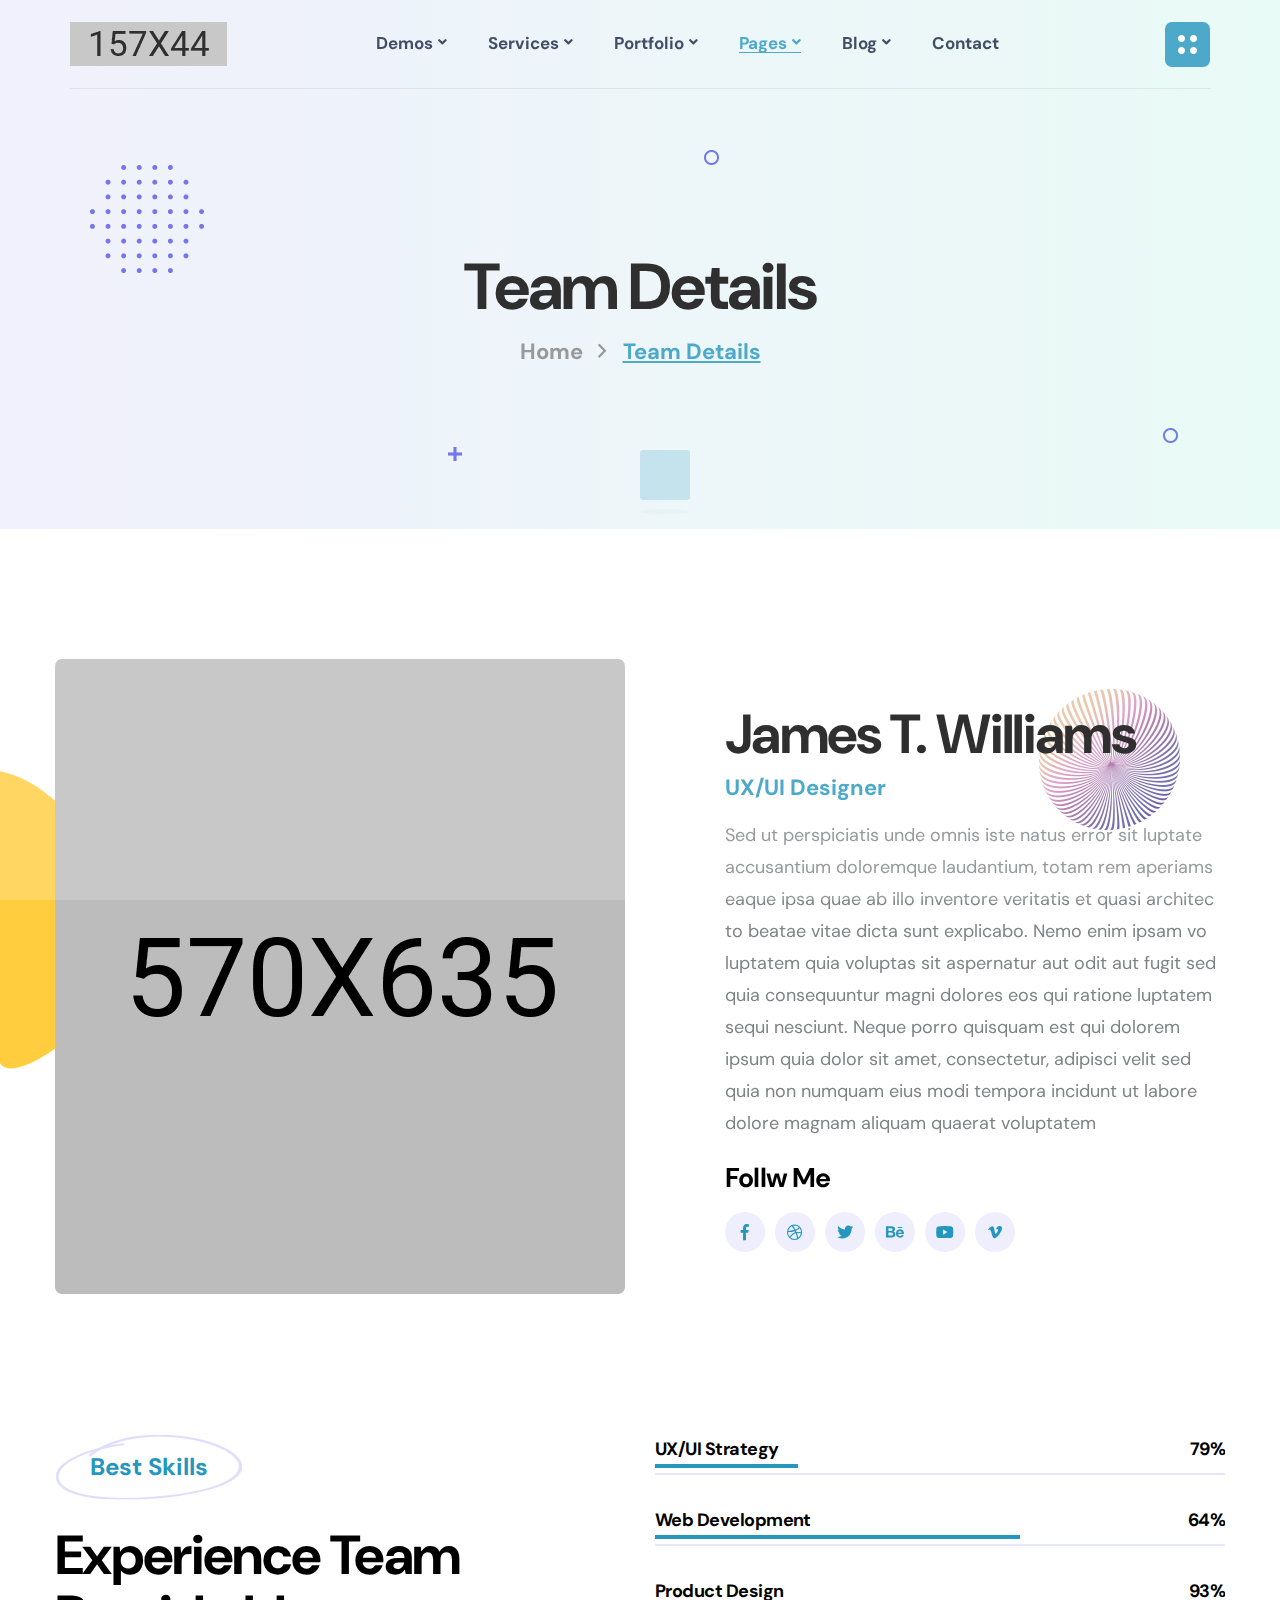
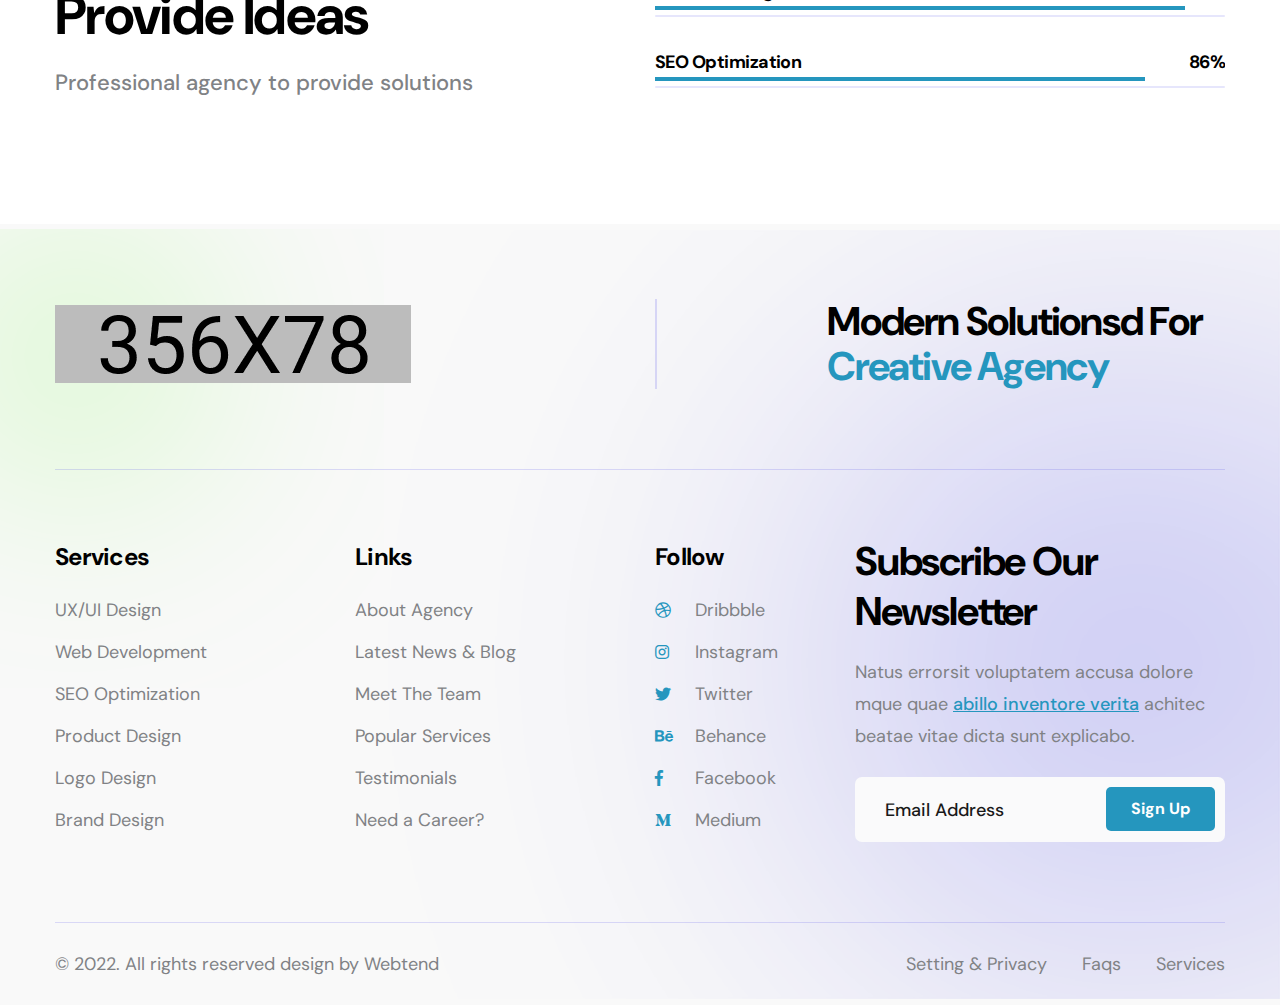
<file: team-details.html>
<!DOCTYPE html>
<html lang="en">
    <head>
        <!--====== Required meta tags ======-->
        <meta charset="utf-8">
        <meta http-equiv="x-ua-compatible" content="ie=edge">
        <meta name="description" content="">
        <meta name="viewport" content="width=device-width, initial-scale=1, shrink-to-fit=no">
        <!--====== Title ======-->
        <title>Pixlab - Creative Agency HTML Template</title>
        <!--====== Favicon Icon ======-->
        <link rel="shortcut icon" href="assets/images/favicon.ico" type="image/png">
        <!--====== Default css ======-->
        <link rel="stylesheet" href="assets/css/default.css">
        <!--====== Style css ======-->
        <link rel="stylesheet" href="assets/css/style.css">
        <!--====== Responsive css ======-->
        <link rel="stylesheet" href="assets/css/responsive.css">
    </head>
    <body>
        <!--====== Start Preloader ======-->
        <div class="preloader">
            <div class="loader">
                <div class="pre-shadow"></div>
                <div class="pre-box"></div>
            </div>
        </div>
        <!--====== End Preloader ======-->
        <!--====== offcanvas-panel ======-->
        <div class="offcanvas-panel">
            <div class="panel-overlay"></div>
            <div class="offcanvas-panel-inner">
                <div class="panel-logo">
                    <a href="index.html"><img src="assets/images/logo/logo-1.png" alt="Qempo"></a>
                </div>
                <div class="about-us">
                    <h5 class="panel-widget-title">About Us</h5>
                    <p>
                        Lorem, ipsum dolor sit amet consectetur adipisicing elit. Tempore ipsam alias quae cupiditate quas, neque eum magni impedit asperiores.
                    </p>
                </div>
                <div class="contact-us">
                    <h5 class="panel-widget-title">Contact Us</h5>
                    <ul>
                        <li>
                            <i class="fal fa-map-marker-alt"></i>
                            121 King St, Melbourne VIC 3000, Australia.
                        </li>
                        <li>
                            <i class="fal fa-envelope-open"></i>
                            <a href="mailto:hello@barky.com"> hello@barky.com</a>
                            <a href="mailto:info@barky.com">info@barky.com</a>
                        </li>
                        <li>
                            <i class="fal fa-phone"></i>
                            <a href="tel:(312)-895-9800">(312) 895-9800</a>
                            <a href="tel:(312)-895-9888">(312) 895-9888</a>
                        </li>
                    </ul>
                </div>
                <a href="#" class="panel-close"><i class="fal fa-times"></i></a>
            </div>
        </div><!--====== offcanvas-panel ======-->
        <!--====== Start Header Section ======-->
        <header class="theme-header transparent-header">
            <!-- header Navigation -->
            <div class="header-navigation navigation-style-v1">
                <div class="nav-overlay"></div>
                <div class="container-fluid">
                    <div class="primary-menu">
                        <div class="site-branding">
                            <a href="index.html" class="brand-logo"><img src="assets/images/logo/logo-1.png" alt="Site Logo"></a>
                        </div>
                        <div class="nav-menu">
                            <!-- Navbar Close -->
                            <div class="navbar-close"><i class="far fa-times"></i></div>
                            <!-- Nav Search -->
                            <div class="nav-search">
                                <form>
                                    <div class="form_group">
                                        <input type="email" class="form_control" placeholder="Search Here" name="email" required>
                                        <button class="search-btn"><i class="fas fa-search"></i></button>
                                    </div>
                                </form>
                            </div>
                            <!-- Main Menu -->
                            <nav class="main-menu">
                                <ul>
                                    <li class="menu-item has-children"><a href="#" class="nav-link">Demos</a>
                                        <ul class="sub-menu">
                                            <li class="has-children"><a href="#">Multipage</a>
                                                <ul class="sub-menu">
                                                    <li><a href="index.html">Creative Agency</a></li>
                                                    <li><a href="index-2.html">Digital Agency</a></li>
                                                    <li><a href="index-3.html">Design Studio</a></li>
                                                </ul>
                                            </li>
                                            <li class="has-children"><a href="#">Onepage</a>
                                                <ul class="sub-menu">
                                                    <li><a href="onepage-index-1.html">Creative Agency</a></li>
                                                    <li><a href="onepage-index-2.html">Digital Agency</a></li>
                                                    <li><a href="onepage-index-3.html">Design Studio</a></li>
                                                </ul>
                                            </li>
                                        </ul>
                                    </li>
                                    <li class="menu-item has-children"><a href="#" class="nav-link">Services</a>
                                        <ul class="sub-menu">
                                            <li><a href="services.html">Our Service</a></li>
                                            <li><a href="service-details.html">Service Details</a></li>
                                        </ul>
                                    </li>
                                    <li class="menu-item has-children"><a href="#" class="nav-link">Portfolio</a>
                                        <ul class="sub-menu">
                                            <li><a href="projects.html">Our Portfolio</a></li>
                                            <li><a href="project-details.html">Portfolio Details</a></li>
                                        </ul>
                                    </li>
                                    <li class="menu-item has-children"><a href="#" class="active nav-link">Pages</a>
                                        <ul class="sub-menu">
                                            <li><a href="about.html">About Us</a></li>
                                            <li><a href="team.html">Our Team</a></li>
                                            <li><a href="team-details.html">Team Details</a></li>
                                        </ul>
                                    </li>
                                    <li class="menu-item has-children"><a href="#" class="nav-link">Blog</a>
                                        <ul class="sub-menu">
                                            <li><a href="blogs.html">Our Blog</a></li>
                                            <li><a href="blog-details.html">Blog Details</a></li>
                                        </ul>
                                    </li>
                                    <li class="menu-item"><a href="contact.html" class="nav-link">Contact</a></li>
                                </ul>
                            </nav>
                        </div>
                        <div class="header-right-nav">
                            <ul>
                                <li class="bar-item"><a href="#"><img src="assets/images/dot.png" alt="dot"></a></li>
                                <li class="navbar-toggle-btn">
                                    <div class="navbar-toggler">
                                        <span></span>
                                        <span></span>
                                        <span></span>
                                    </div>
                                </li>
                            </ul>
                        </div>
                    </div>
                </div>
            </div>
        </header><!--====== End Header Section ======-->
        <!--====== Start Page-banner section ======-->
        <section class="page-banner bg_cover position-relative z-1">
            <div class="shape shape-one scene"><span data-depth="1"><img src="assets/images/shape/shape-1.png" alt=""></span></div>
            <div class="shape shape-two scene"><span data-depth="2"><img src="assets/images/shape/shape-2.png" alt=""></span></div>
            <div class="shape shape-three scene"><span data-depth="3"><img src="assets/images/shape/shape-3.png" alt=""></span></div>
            <div class="shape shape-four scene"><span data-depth="4"><img src="assets/images/shape/shape-2.png" alt=""></span></div>
            <div class="container">
                <div class="row justify-content-center">
                    <div class="col-lg-7">
                        <div class="page-title text-center">
                            <h1>Team Details</h1>
                            <ul class="breadcrumbs-link">
                                <li><a href="index.html">Home</a></li>
                                <li class="active">Team Details</li>
                            </ul>
                        </div>
                    </div>
                </div>
            </div>
        </section>
        <!--====== End Page-banner section ======-->
        <!--====== Start Team Details Section ======-->
        <section class="team-details-section pt-130 pb-90 position-relative z-1">
            <div class="shape shape-one scene"><span data-depth="1"><img src="assets/images/shape/shape-7.png" alt=""></span></div>
            <div class="shape shape-two scene"><span data-depth="2"><img src="assets/images/shape/shape-8.png" alt=""></span></div>
            <div class="container">
                <div class="team-details-wrapper">
                    <div class="row align-items-center">
                        <div class="col-lg-6">
                            <div class="img-holder mb-50 position-relative z-1 wow fadeInLeft">
                                <img src="assets/images/team/single-img-1.jpg" alt="">
                                <div class="shape shape-one"><span><img src="assets/images/shape/shape-5.png" alt=""></span></div>
                            </div>
                        </div>
                        <div class="col-lg-6">
                            <div class="text-wrapper mb-50 wow fadeInRight">
                                <div class="text">
                                    <h3 class="title">James T. Williams</h3>
                                    <p class="position">UX/UI Designer</p>
                                    <p>Sed ut perspiciatis unde omnis iste natus error sit luptate
                                        accusantium doloremque laudantium, totam rem aperiams eaque ipsa quae ab illo inventore veritatis et quasi architec
                                        to beatae vitae dicta sunt explicabo. Nemo enim ipsam vo
                                        luptatem quia voluptas sit aspernatur aut odit aut fugit sed quia consequuntur magni dolores eos qui ratione luptatem sequi nesciunt. Neque porro quisquam est qui dolorem ipsum quia dolor sit amet, consectetur, adipisci velit sed quia non numquam eius modi tempora incidunt ut labore 
                                        dolore magnam aliquam quaerat voluptatem</p>
                                    <div class="social-box">
                                        <h3>Follw Me</h3>
                                        <ul class="social-link">
                                            <li><a href="#"><i class="fab fa-facebook-f"></i></a></li>
                                            <li><a href="#"><i class="fab fa-dribbble"></i></a></li>
                                            <li><a href="#"><i class="fab fa-twitter"></i></a></li>
                                            <li><a href="#"><i class="fab fa-behance"></i></a></li>
                                            <li><a href="#"><i class="fab fa-youtube"></i></a></li>
                                            <li><a href="#"><i class="fab fa-vimeo-v"></i></a></li>
                                        </ul>
                                    </div>
                                </div>
                            </div>
                        </div>
                    </div>
                </div>
            </div>
        </section><!--====== End Team Details Section ======-->
        <!--====== Start Skill Section ======-->
        <section class="skill-area pb-75">
            <div class="container">
                <div class="row">
                    <div class="col-lg-6">
                        <div class="text-wrapper mb-50 wow fadeInLeft">
                            <div class="section-title">
                                <span class="sub-title st-one">Best Skills</span>
                                <h2>Experience Team
                                    Provide Ideas</h2>
                                <p>Professional agency to provide solutions</p>
                            </div>
                        </div>
                    </div>
                    <div class="col-lg-6">
                        <div class="text-wrapper mb-50 wow fadeInRight">
                            <div class="skill-list">
                                <div class="single-skill">
                                    <div class="progress-title">
                                        <h5>UX/UI Strategy <span>79%</span></h5>
                                    </div>
                                    <div class="progress-bar wow slideInLeft" role="progressbar" style="width: 25%"></div>
                                    <div class="progress"></div>
                                </div>
                                <div class="single-skill">
                                    <div class="progress-title">
                                        <h5>Web Development <span>64%</span></h5>
                                    </div>
                                    <div class="progress-bar wow slideInLeft" role="progressbar" style="width: 64%"></div>
                                    <div class="progress"></div>
                                </div>
                                <div class="single-skill">
                                    <div class="progress-title">
                                        <h5>Product Design <span>93%</span></h5>
                                    </div>
                                    <div class="progress-bar wow slideInLeft" role="progressbar" style="width: 93%"></div>
                                    <div class="progress"></div>
                                </div>
                                <div class="single-skill">
                                    <div class="progress-title">
                                        <h5>SEO Optimization <span>86%</span></h5>
                                    </div>
                                    <div class="progress-bar wow slideInLeft" role="progressbar" style="width: 86%"></div>
                                    <div class="progress"></div>
                                </div>
                            </div>
                        </div>
                    </div>
                </div>
            </div>
        </section>
        <!--====== End Skill Section ======-->
        <!--====== Start Footer ======-->
        <footer class="footer-area page-footer light-gray-bg">
            <div class="container">
                <div class="footer-top pt-75 pb-40">
                    <div class="row align-items-center">
                        <div class="col-md-6">
                            <div class="footer-logo mb-40 fadeInLeft">
                                <img src="assets/images/logo/footer-logo-1.png" alt="Brand Logo">
                            </div>
                        </div>
                        <div class="col-md-6">
                            <div class="text-wrapper mb-40 fadeInRight">
                                <h3>Modern Solutionsd For 
                                    <span class="blue-dark">Creative Agency</span></h3>
                            </div>
                        </div>
                    </div>
                </div>
                <div class="footer-widget pt-70 pb-40">
                    <div class="row">
                        <div class="col-lg-3 col-md-6 col-sm-12">
                            <div class="widget footer-nav-widget mb-40 wow fadeInUp" data-wow-delay=".15s">
                                <h4 class="widget-title">Services</h4>
                                <ul class="widget-nav">
                                    <li><a href="services.html">UX/UI Design</a></li>
                                    <li><a href="services.html">Web Development</a></li>
                                    <li><a href="services.html">SEO Optimization</a></li>
                                    <li><a href="services.html">Product Design</a></li>
                                    <li><a href="services.html">Logo Design</a></li>
                                    <li><a href="services.html">Brand Design</a></li>
                                </ul>
                            </div>
                        </div>
                        <div class="col-lg-3 col-md-6 col-sm-12">
                            <div class="widget footer-nav-widget mb-40 wow fadeInUp" data-wow-delay=".20s">
                                <h4 class="widget-title">Links</h4>
                                <ul class="widget-nav">
                                    <li><a href="services.html">About Agency</a></li>
                                    <li><a href="services.html">Latest News & Blog</a></li>
                                    <li><a href="services.html">Meet The Team</a></li>
                                    <li><a href="services.html">Popular Services</a></li>
                                    <li><a href="services.html">Testimonials</a></li>
                                    <li><a href="services.html">Need a Career?</a></li>
                                </ul>
                            </div>
                        </div>
                        <div class="col-lg-2 col-md-6 col-sm-12">
                            <div class="widget social-widget mb-40 wow fadeInUp" data-wow-delay=".25s">
                                <h4 class="widget-title">Follow</h4>
                                <ul class="social-nav">
                                    <li><a href="#"><i class="fab fa-dribbble"></i>Dribbble</a></li>
                                    <li><a href="#"><i class="fab fa-instagram"></i>Instagram</a></li>
                                    <li><a href="#"><i class="fab fa-twitter"></i>Twitter</a></li>
                                    <li><a href="#"><i class="fab fa-behance"></i>Behance</a></li>
                                    <li><a href="#"><i class="fab fa-facebook-f"></i>Facebook</a></li>
                                    <li><a href="#"><i class="fab fa-medium-m"></i>Medium</a></li>
                                </ul>
                            </div>
                        </div>
                        <div class="col-lg-4 col-md-6 col-sm-12">
                            <div class="widget newsletter-widget mb-40 wow fadeInUp" data-wow-delay=".30s">
                                <div class="newsletter-content">
                                    <h3>Subscribe Our 
                                        Newsletter</h3>
                                    <p>Natus errorsit voluptatem accusa dolore
                                        mque quae <a href="#">abillo inventore verita</a> achitec 
                                        beatae vitae dicta sunt explicabo.</p>
                                    <form>
                                        <div class="form_group">
                                            <input type="email" class="form_control" placeholder="Email Address" name="email" required>
                                            <button class="main-btn">Sign Up</button>
                                        </div>
                                    </form>
                                </div>
                            </div>
                        </div>
                    </div>
                </div>
                <div class="footer-copyright">
                    <div class="row">
                        <div class="col-lg-6">
                            <div class="copyright-text">
                                <p>&copy; 2022. All rights reserved design by Webtend</p>
                            </div>
                        </div>
                        <div class="col-lg-6">
                            <div class="footer-nav float-lg-right">
                                <ul>
                                    <li><a href="services.html">Setting & Privacy </a></li>
                                    <li><a href="services.html">Faqs</a></li>
                                    <li><a href="services.html">Services</a></li>
                                </ul>
                            </div>
                        </div>
                    </div>
                </div>
            </div>
        </footer><!--====== End Footer ======-->
        <!--====== back-to-top ======-->
        <a href="#" class="back-to-top" ><i class="far fa-angle-up"></i></a>
        <!--====== Jquery js ======-->
        <script src="assets/vendor/jquery-3.6.0.min.js"></script>
        <!--====== Bootstrap js ======-->
        <script src="assets/vendor/popper/popper.min.js"></script>
        <!--====== Bootstrap js ======-->
        <script src="assets/vendor/bootstrap/js/bootstrap.min.js"></script>
        <!--====== Slick js ======-->
        <script src="assets/vendor/slick/slick.min.js"></script>
        <!--====== Magnific js ======-->
        <script src="assets/vendor/magnific-popup/dist/jquery.magnific-popup.min.js"></script>
        <!--====== Isotope js ======-->
        <script src="assets/vendor/isotope.min.js"></script>
        <!--====== Imagesloaded js ======-->
        <script src="assets/vendor/imagesloaded.min.js"></script>
        <!--====== Counterup js ======-->
        <script src="assets/vendor/jquery.counterup.min.js"></script>
        <!--====== Waypoints js ======-->
        <script src="assets/vendor/jquery.waypoints.js"></script>
        <!--====== Nice-select js ======-->
        <script src="assets/vendor/nice-select/js/jquery.nice-select.min.js"></script>
        <!--====== WOW js ======-->
        <script src="assets/vendor/wow.min.js"></script>
        <!--====== Parallax js ======-->
        <script src="assets/vendor/parallax.min.js"></script>
        <!--====== Main js ======-->
        <script src="assets/js/theme.js"></script>
    </body>
</html>
</file>
<file: assets/css/default.css>
/*---------------------------------------
    - Margin & Padding
-----------------------------------------*/
/*-- Margin Top --*/
.mt-5 {
  margin-top: 5px; }

.mt-10 {
  margin-top: 10px; }

.mt-15 {
  margin-top: 15px; }

.mt-20 {
  margin-top: 20px; }

.mt-25 {
  margin-top: 25px; }

.mt-30 {
  margin-top: 30px; }

.mt-35 {
  margin-top: 35px; }

.mt-40 {
  margin-top: 40px; }

.mt-45 {
  margin-top: 45px; }

.mt-50 {
  margin-top: 50px; }

.mt-55 {
  margin-top: 55px; }

.mt-60 {
  margin-top: 60px; }

.mt-65 {
  margin-top: 65px; }

.mt-70 {
  margin-top: 70px; }

.mt-75 {
  margin-top: 75px; }

.mt-80 {
  margin-top: 80px; }

.mt-85 {
  margin-top: 85px; }

.mt-90 {
  margin-top: 90px; }

.mt-95 {
  margin-top: 95px; }

.mt-100 {
  margin-top: 100px; }

.mt-105 {
  margin-top: 105px; }

.mt-110 {
  margin-top: 110px; }

.mt-115 {
  margin-top: 115px; }

.mt-120 {
  margin-top: 120px; }

.mt-125 {
  margin-top: 125px; }

.mt-130 {
  margin-top: 130px; }

.mt-135 {
  margin-top: 135px; }

.mt-140 {
  margin-top: 140px; }

.mt-145 {
  margin-top: 145px; }

.mt-150 {
  margin-top: 150px; }

.mt-155 {
  margin-top: 155px; }

.mt-160 {
  margin-top: 160px; }

.mt-165 {
  margin-top: 165px; }

.mt-170 {
  margin-top: 170px; }

.mt-175 {
  margin-top: 175px; }

.mt-180 {
  margin-top: 180px; }

.mt-185 {
  margin-top: 185px; }

.mt-190 {
  margin-top: 190px; }

.mt-195 {
  margin-top: 195px; }

.mt-200 {
  margin-top: 200px; }

.mt-205{
  margin-top: 205px;
}
.mt-210{
  margin-top: 210px;
}
.mt-215{
  margin-top: 215px;
}
.mt-220{
  margin-top: 220px;
}
.mt-225{
  margin-top: 225px;
}
.mt-230{
  margin-top: 230px;
}
.mt-235{
  margin-top: 235px;
}
.mt-240{
  margin-top: 240px;
}
.mt-245{
  margin-top: 245px;
}
.mt-250{
  margin-top: 250px;
}
.mt-255{
  margin-top: 255px;
}
.mt-260{
  margin-top: 260px;
}
.mt-265{
  margin-top: 265px;
}
.mt-270{
  margin-top: 270px;
}
.mt-275{
  margin-top: 275px;
}
.mt-280{
  margin-top: 280px;
}
.mt-285{
  margin-top: 285px;
}
.mt-290{
  margin-top: 290px;
}
.mt-295{
  margin-top: 295px;
}
.mt-300{
  margin-top: 300px;
}
/*-- Margin Bottom --*/
.mb-5 {
  margin-bottom: 5px; }

.mb-10 {
  margin-bottom: 10px; }

.mb-15 {
  margin-bottom: 15px; }

.mb-20 {
  margin-bottom: 20px; }

.mb-25 {
  margin-bottom: 25px; }

.mb-30 {
  margin-bottom: 30px; }

.mb-35 {
  margin-bottom: 35px; }

.mb-40 {
  margin-bottom: 40px; }

.mb-45 {
  margin-bottom: 45px; }

.mb-50 {
  margin-bottom: 50px; }

.mb-55 {
  margin-bottom: 55px; }

.mb-60 {
  margin-bottom: 60px; }

.mb-65 {
  margin-bottom: 65px; }

.mb-70 {
  margin-bottom: 70px; }

.mb-75 {
  margin-bottom: 75px; }

.mb-80 {
  margin-bottom: 80px; }

.mb-85 {
  margin-bottom: 85px; }

.mb-90 {
  margin-bottom: 90px; }

.mb-95 {
  margin-bottom: 95px; }

.mb-100 {
  margin-bottom: 100px; }

.mb-105 {
  margin-bottom: 105px; }

.mb-110 {
  margin-bottom: 110px; }

.mb-115 {
  margin-bottom: 115px; }

.mb-120 {
  margin-bottom: 120px; }

.mb-125 {
  margin-bottom: 125px; }

.mb-130 {
  margin-bottom: 130px; }

.mb-135 {
  margin-bottom: 135px; }

.mb-140 {
  margin-bottom: 140px; }

.mb-145 {
  margin-bottom: 145px; }

.mb-150 {
  margin-bottom: 150px; }

.mb-155 {
  margin-bottom: 155px; }

.mb-160 {
  margin-bottom: 160px; }

.mb-165 {
  margin-bottom: 165px; }

.mb-170 {
  margin-bottom: 170px; }

.mb-175 {
  margin-bottom: 175px; }

.mb-180 {
  margin-bottom: 180px; }

.mb-185 {
  margin-bottom: 185px; }

.mb-190 {
  margin-bottom: 190px; }

.mb-195 {
  margin-bottom: 195px; }

.mb-200 {
  margin-bottom: 200px; }

.mb-205 {
  margin-bottom: 205px; }

.mb-210 {
  margin-bottom: 210px; }

.mb-215 {
  margin-bottom: 215px; }

.mb-220 {
  margin-bottom: 220px; }

.mb-225 {
  margin-bottom: 225px; }

.mb-230 {
  margin-bottom: 230px; }

.mb-235 {
  margin-bottom: 235px; }

.mb-240 {
  margin-bottom: 240px; }

.mb-245 {
  margin-bottom: 245px; }

.mb-250 {
  margin-bottom: 250px; }

.mb-255 {
  margin-bottom: 255px; }

.mb-260 {
  margin-bottom: 260px; }

.mb-265 {
  margin-bottom: 265px; }

.mb-270 {
  margin-bottom: 270px; }

.mb-275 {
  margin-bottom: 275px; }

.mb-280 {
  margin-bottom: 280px; }

.mb-285 {
  margin-bottom: 285px; }

.mb-290 {
  margin-bottom: 290px; }

.mb-295 {
  margin-bottom: 295px; }

.mb-300 {
  margin-bottom: 300px; }

/*-- Margin Left --*/
.ml-5 {
  margin-left: 5px; }

.ml-10 {
  margin-left: 10px; }

.ml-15 {
  margin-left: 15px; }

.ml-20 {
  margin-left: 20px; }

.ml-25 {
  margin-left: 25px; }

.ml-30 {
  margin-left: 30px; }

.ml-35 {
  margin-left: 35px; }

.ml-40 {
  margin-left: 40px; }

.ml-45 {
  margin-left: 45px; }

.ml-50 {
  margin-left: 50px; }

.ml-55 {
  margin-left: 55px; }

.ml-60 {
  margin-left: 60px; }

.ml-65 {
  margin-left: 65px; }

.ml-70 {
  margin-left: 70px; }

.ml-75 {
  margin-left: 75px; }

.ml-80 {
  margin-left: 80px; }

.ml-85 {
  margin-left: 85px; }

.ml-90 {
  margin-left: 90px; }

.ml-95 {
  margin-left: 95px; }

.ml-100 {
  margin-left: 100px; }

.ml-105 {
  margin-left: 105px; }

.ml-110 {
  margin-left: 110px; }

.ml-115 {
  margin-left: 115px; }

.ml-120 {
  margin-left: 120px; }

.ml-125 {
  margin-left: 125px; }

.ml-130 {
  margin-left: 130px; }

.ml-135 {
  margin-left: 135px; }

.ml-140 {
  margin-left: 140px; }

.ml-145 {
  margin-left: 145px; }

.ml-150 {
  margin-left: 150px; }

.ml-155 {
  margin-left: 155px; }

.ml-160 {
  margin-left: 160px; }

.ml-165 {
  margin-left: 165px; }

.ml-170 {
  margin-left: 170px; }

.ml-175 {
  margin-left: 175px; }

.ml-180 {
  margin-left: 180px; }

.ml-185 {
  margin-left: 185px; }

.ml-190 {
  margin-left: 190px; }

.ml-195 {
  margin-left: 195px; }

.ml-200 {
  margin-left: 200px; }

.ml-205{
  margin-left: 205px;
}
.ml-210{
  margin-left: 210px;
}
.ml-215{
  margin-left: 215px;
}
.ml-220{
  margin-left: 220px;
}
.ml-225{
  margin-left: 225px;
}
.ml-230{
  margin-left: 230px;
}
.ml-235{
  margin-left: 235px;
}
.ml-240{
  margin-left: 240px;
}
.ml-245{
  margin-left: 245px;
}
.ml-250{
  margin-left: 250px;
}
.ml-255{
  margin-left: 255px;
}
.ml-260{
  margin-left: 260px;
}
.ml-265{
  margin-left: 265px;
}
.ml-270{
  margin-left: 270px;
}
.ml-275{
  margin-left: 275px;
}
.ml-280{
  margin-left: 280px;
}
.ml-285{
  margin-left: 285px;
}
.ml-290{
  margin-left: 290px;
}
.ml-295{
  margin-left: 295px;
}
.ml-300{
  margin-left: 300px;
}
/*-- Margin Right --*/
.mr-5 {
  margin-right: 5px; }

.mr-10 {
  margin-right: 10px; }

.mr-15 {
  margin-right: 15px; }

.mr-20 {
  margin-right: 20px; }

.mr-25 {
  margin-right: 25px; }

.mr-30 {
  margin-right: 30px; }

.mr-35 {
  margin-right: 35px; }

.mr-40 {
  margin-right: 40px; }

.mr-45 {
  margin-right: 45px; }

.mr-50 {
  margin-right: 50px; }

.mr-55 {
  margin-right: 55px; }

.mr-60 {
  margin-right: 60px; }

.mr-65 {
  margin-right: 65px; }

.mr-70 {
  margin-right: 70px; }

.mr-75 {
  margin-right: 75px; }

.mr-80 {
  margin-right: 80px; }

.mr-85 {
  margin-right: 85px; }

.mr-90 {
  margin-right: 90px; }

.mr-95 {
  margin-right: 95px; }

.mr-100 {
  margin-right: 100px; }

.mr-105 {
  margin-right: 105px; }

.mr-110 {
  margin-right: 110px; }

.mr-115 {
  margin-right: 115px; }

.mr-120 {
  margin-right: 120px; }

.mr-125 {
  margin-right: 125px; }

.mr-130 {
  margin-right: 130px; }

.mr-135 {
  margin-right: 135px; }

.mr-140 {
  margin-right: 140px; }

.mr-145 {
  margin-right: 145px; }

.mr-150 {
  margin-right: 150px; }

.mr-155 {
  margin-right: 155px; }

.mr-160 {
  margin-right: 160px; }

.mr-165 {
  margin-right: 165px; }

.mr-170 {
  margin-right: 170px; }

.mr-175 {
  margin-right: 175px; }

.mr-180 {
  margin-right: 180px; }

.mr-185 {
  margin-right: 185px; }

.mr-190 {
  margin-right: 190px; }

.mr-195 {
  margin-right: 195px; }

.mr-200 {
  margin-right: 200px; }

.mr-205{
  margin-right: 205px;
}
.mr-210{
  margin-right: 210px;
}
.mr-215{
  margin-right: 215px;
}
.mr-220{
  margin-right: 220px;
}
.mr-225{
  margin-right: 225px;
}
.mr-230{
  margin-right: 230px;
}
.mr-235{
  margin-right: 235px;
}
.mr-240{
  margin-right: 240px;
}
.mr-245{
  margin-right: 245px;
}
.mr-250{
  margin-right: 250px;
}
.mr-255{
  margin-right: 255px;
}
.mr-260{
  margin-right: 260px;
}
.mr-265{
  margin-right: 265px;
}
.mr-270{
  margin-right: 270px;
}
.mr-275{
  margin-right: 275px;
}
.mr-280{
  margin-right: 280px;
}
.mr-285{
  margin-right: 285px;
}
.mr-290{
  margin-right: 290px;
}
.mr-295{
  margin-right: 295px;
}
.mr-300{
  margin-right: 300px;
}
/*-- Padding Top --*/
.pt-5 {
  padding-top: 5px; }

.pt-10 {
  padding-top: 10px; }

.pt-15 {
  padding-top: 15px; }

.pt-20 {
  padding-top: 20px; }

.pt-25 {
  padding-top: 25px; }

.pt-30 {
  padding-top: 30px; }

.pt-35 {
  padding-top: 35px; }

.pt-40 {
  padding-top: 40px; }

.pt-45 {
  padding-top: 45px; }

.pt-50 {
  padding-top: 50px; }

.pt-55 {
  padding-top: 55px; }

.pt-60 {
  padding-top: 60px; }

.pt-65 {
  padding-top: 65px; }

.pt-70 {
  padding-top: 70px; }

.pt-75 {
  padding-top: 75px; }

.pt-80 {
  padding-top: 80px; }

.pt-85 {
  padding-top: 85px; }

.pt-90 {
  padding-top: 90px; }

.pt-95 {
  padding-top: 95px; }

.pt-100 {
  padding-top: 100px; }

.pt-105 {
  padding-top: 105px; }

.pt-110 {
  padding-top: 110px; }

.pt-115 {
  padding-top: 115px; }

.pt-120 {
  padding-top: 120px; }

.pt-125 {
  padding-top: 125px; }

.pt-130 {
  padding-top: 130px; }

.pt-135 {
  padding-top: 135px; }

.pt-140 {
  padding-top: 140px; }

.pt-145 {
  padding-top: 145px; }

.pt-150 {
  padding-top: 150px; }

.pt-155 {
  padding-top: 155px; }

.pt-160 {
  padding-top: 160px; }

.pt-165 {
  padding-top: 165px; }

.pt-170 {
  padding-top: 170px; }

.pt-175 {
  padding-top: 175px; }

.pt-180 {
  padding-top: 180px; }

.pt-185 {
  padding-top: 185px; }

.pt-190 {
  padding-top: 190px; }

.pt-195 {
  padding-top: 195px; }

.pt-200 {
  padding-top: 200px; }

.pt-205 {
  padding-top: 205px; }

.pt-210 {
  padding-top: 210px; }

.pt-215 {
  padding-top: 215px; }

.pt-220 {
  padding-top: 220px; }

.pt-225 {
  padding-top: 225px; }

.pt-230 {
  padding-top: 230px; }

.pt-235 {
  padding-top: 235px; }

.pt-240 {
  padding-top: 240px; }

.pt-245 {
  padding-top: 245px; }

.pt-250 {
  padding-top: 250px; }

.pt-255 {
  padding-top: 255px; }

.pt-260 {
  padding-top: 260px; }

.pt-265 {
  padding-top: 265px; }

.pt-270 {
  padding-top: 270px; }

.pt-275 {
  padding-top: 275px; }

.pt-280 {
  padding-top: 280px; }

.pt-285 {
  padding-top: 285px; }

.pt-290 {
  padding-top: 290px; }

.pt-295 {
  padding-top: 295px; }

.pt-300 {
  padding-top: 300px; }

/*-- Padding Bottom --*/
.pb-5 {
  padding-bottom: 5px; }

.pb-10 {
  padding-bottom: 10px; }

.pb-15 {
  padding-bottom: 15px; }

.pb-20 {
  padding-bottom: 20px; }

.pb-25 {
  padding-bottom: 25px; }

.pb-30 {
  padding-bottom: 30px; }

.pb-35 {
  padding-bottom: 35px; }

.pb-40 {
  padding-bottom: 40px; }

.pb-45 {
  padding-bottom: 45px; }

.pb-50 {
  padding-bottom: 50px; }

.pb-55 {
  padding-bottom: 55px; }

.pb-60 {
  padding-bottom: 60px; }

.pb-65 {
  padding-bottom: 65px; }

.pb-70 {
  padding-bottom: 70px; }

.pb-75 {
  padding-bottom: 75px; }

.pb-80 {
  padding-bottom: 80px; }

.pb-85 {
  padding-bottom: 85px; }

.pb-90 {
  padding-bottom: 90px; }

.pb-95 {
  padding-bottom: 95px; }

.pb-100 {
  padding-bottom: 100px; }

.pb-105 {
  padding-bottom: 105px; }

.pb-110 {
  padding-bottom: 110px; }

.pb-115 {
  padding-bottom: 115px; }

.pb-120 {
  padding-bottom: 120px; }

.pb-125 {
  padding-bottom: 125px; }

.pb-130 {
  padding-bottom: 130px; }

.pb-135 {
  padding-bottom: 135px; }

.pb-140 {
  padding-bottom: 140px; }

.pb-145 {
  padding-bottom: 145px; }

.pb-150 {
  padding-bottom: 150px; }

.pb-155 {
  padding-bottom: 155px; }

.pb-160 {
  padding-bottom: 160px; }

.pb-165 {
  padding-bottom: 165px; }

.pb-170 {
  padding-bottom: 170px; }

.pb-175 {
  padding-bottom: 175px; }

.pb-180 {
  padding-bottom: 180px; }

.pb-185 {
  padding-bottom: 185px; }

.pb-190 {
  padding-bottom: 190px; }

.pb-195 {
  padding-bottom: 195px; }

.pb-200 {
  padding-bottom: 200px; }

.pb-205 {
  padding-bottom: 205px; }

.pb-210 {
  padding-bottom: 210px; }

.pb-215 {
  padding-bottom: 215px; }

.pb-220 {
  padding-bottom: 220px; }

.pb-225 {
  padding-bottom: 225px; }

.pb-230 {
  padding-bottom: 230px; }

.pb-235 {
  padding-bottom: 235px; }

.pb-240 {
  padding-bottom: 240px; }

.pb-245 {
  padding-bottom: 245px; }

.pb-250 {
  padding-bottom: 250px; }

.pb-255 {
  padding-bottom: 255px; }

.pb-260 {
  padding-bottom: 260px; }

.pb-265 {
  padding-bottom: 265px; }

.pb-270 {
  padding-bottom: 270px; }

.pb-275 {
  padding-bottom: 275px; }

.pb-280 {
  padding-bottom: 280px; }

.pb-285 {
  padding-bottom: 285px; }

.pb-290 {
  padding-bottom: 290px; }

.pb-295 {
  padding-bottom: 295px; }

.pb-300 {
  padding-bottom: 300px; }

/*-- Padding Left --*/
.pl-5 {
  padding-left: 5px; }

.pl-10 {
  padding-left: 10px; }

.pl-15 {
  padding-left: 15px; }

.pl-20 {
  padding-left: 20px; }

.pl-25 {
  padding-left: 25px; }

.pl-30 {
  padding-left: 30px; }

.pl-35 {
  padding-left: 35px; }

.pl-40 {
  padding-left: 40px; }

.pl-45 {
  padding-left: 45px; }

.pl-50 {
  padding-left: 50px; }

.pl-55 {
  padding-left: 55px; }

.pl-60 {
  padding-left: 60px; }

.pl-65 {
  padding-left: 65px; }

.pl-70 {
  padding-left: 70px; }

.pl-75 {
  padding-left: 75px; }

.pl-80 {
  padding-left: 80px; }

.pl-85 {
  padding-left: 85px; }

.pl-90 {
  padding-left: 90px; }

.pl-95 {
  padding-left: 95px; }

.pl-100 {
  padding-left: 100px; }

.pl-105 {
  padding-left: 105px; }

.pl-110 {
  padding-left: 110px; }

.pl-115 {
  padding-left: 115px; }

.pl-120 {
  padding-left: 120px; }

.pl-125 {
  padding-left: 125px; }

.pl-130 {
  padding-left: 130px; }

.pl-135 {
  padding-left: 135px; }

.pl-140 {
  padding-left: 140px; }

.pl-145 {
  padding-left: 145px; }

.pl-150 {
  padding-left: 150px; }

.pl-155 {
  padding-left: 155px; }

.pl-160 {
  padding-left: 160px; }

.pl-165 {
  padding-left: 165px; }

.pl-170 {
  padding-left: 170px; }

.pl-175 {
  padding-left: 175px; }

.pl-180 {
  padding-left: 180px; }

.pl-185 {
  padding-left: 185px; }

.pl-190 {
  padding-left: 190px; }

.pl-195 {
  padding-left: 195px; }

.pl-200 {
  padding-left: 200px; }

.pl-205 {
  padding-left: 205px; }

.pl-210 {
  padding-left: 210px; }

.pl-215 {
  padding-left: 215px; }

.pl-220 {
  padding-left: 220px; }

.pl-225 {
  padding-left: 225px; }

.pl-230 {
  padding-left: 230px; }

.pl-235 {
  padding-left: 235px; }

.pl-240 {
  padding-left: 240px; }

.pl-245 {
  padding-left: 245px; }

.pl-250 {
  padding-left: 250px; }

.pl-255 {
  padding-left: 255px; }

.pl-260 {
  padding-left: 260px; }

.pl-265 {
  padding-left: 265px; }

.pl-270 {
  padding-left: 270px; }

.pl-275 {
  padding-left: 275px; }

.pl-280 {
  padding-left: 280px; }

.pl-285 {
  padding-left: 285px; }

.pl-290 {
  padding-left: 290px; }

.pl-295 {
  padding-left: 295px; }

.pl-300 {
  padding-left: 300px; }
/*-- Padding Right --*/
.pr-5 {
  padding-right: 5px; }

.pr-10 {
  padding-right: 10px; }

.pr-15 {
  padding-right: 15px; }

.pr-20 {
  padding-right: 20px; }

.pr-25 {
  padding-right: 25px; }

.pr-30 {
  padding-right: 30px; }

.pr-35 {
  padding-right: 35px; }

.pr-40 {
  padding-right: 40px; }

.pr-45 {
  padding-right: 45px; }

.pr-50 {
  padding-right: 50px; }

.pr-55 {
  padding-right: 55px; }

.pr-60 {
  padding-right: 60px; }

.pr-65 {
  padding-right: 65px; }

.pr-70 {
  padding-right: 70px; }

.pr-75 {
  padding-right: 75px; }

.pr-80 {
  padding-right: 80px; }

.pr-85 {
  padding-right: 85px; }

.pr-90 {
  padding-right: 90px; }

.pr-95 {
  padding-right: 95px; }

.pr-100 {
  padding-right: 100px; }

.pr-105 {
  padding-right: 105px; }

.pr-110 {
  padding-right: 110px; }

.pr-115 {
  padding-right: 115px; }

.pr-120 {
  padding-right: 120px; }

.pr-125 {
  padding-right: 125px; }

.pr-130 {
  padding-right: 130px; }

.pr-135 {
  padding-right: 135px; }

.pr-140 {
  padding-right: 140px; }

.pr-145 {
  padding-right: 145px; }

.pr-150 {
  padding-right: 150px; }

.pr-155 {
  padding-right: 155px; }

.pr-160 {
  padding-right: 160px; }

.pr-165 {
  padding-right: 165px; }

.pr-170 {
  padding-right: 170px; }

.pr-175 {
  padding-right: 175px; }

.pr-180 {
  padding-right: 180px; }

.pr-185 {
  padding-right: 185px; }

.pr-190 {
  padding-right: 190px; }

.pr-195 {
  padding-right: 195px; }

.pr-200 {
  padding-right: 200px; }

.pr-205 {
  padding-right: 205px; }

.pr-210 {
  padding-right: 210px; }

.pr-215 {
  padding-right: 215px; }

.pr-220 {
  padding-right: 220px; }

.pr-225 {
  padding-right: 225px; }

.pr-230 {
  padding-right: 230px; }

.pr-235 {
  padding-right: 235px; }

.pr-240 {
  padding-right: 240px; }

.pr-245 {
  padding-right: 245px; }

.pr-250 {
  padding-right: 250px; }

.pr-255 {
  padding-right: 255px; }

.pr-260 {
  padding-right: 260px; }

.pr-265 {
  padding-right: 265px; }

.pr-270 {
  padding-right: 270px; }

.pr-275 {
  padding-right: 275px; }

.pr-280 {
  padding-right: 280px; }

.pr-285 {
  padding-right: 285px; }

.pr-290 {
  padding-right: 290px; }

.pr-295 {
  padding-right: 295px; }

.pr-300 {
  padding-right: 300px; }
</file>
<file: assets/css/style.css>
/*-----------------------------------------------------------------------------------

    Template Name: Pixlab - Creative Agency HTML Template
    Description: Pixlab – Creative Agency HTML Template have an awesome design for a website of Agency, Web Studio, Blog, Gallery Photo, Corporate Company, Community and other. It’s the clean, modern and beautiful grid-based template.
    Author:  Wordpressriver
    Author URI: https://themeforest.net/user/wordpressriver
    Version: 1.0

----------------------------------------------------------------------------------
    ===================
        CSS INDEX
    ===================

    
    01. Start Common  css
    02. Start Header css
    03. Hero css
    04. About css
    05. Service css
    06. Portfolio css
    07. Counter css
    08. Testimonial css
    09. CTA Section css
    10. Pricing css
    11. Team  css
    12. Skill  css
    13. Elements  css
    14. Blog Section css
    15. Contact css
    16. Footer css

----------------------------------------------------------------------------------*/


/*---==========================
   01. Start Common  css 
=========================---*/
/* Google Font */
@import url('https://fonts.googleapis.com/css2?family=DM+Sans:wght@400;500;700&display=swap');

/* Animate css */
@import url(../vendor/animate.css);
/* Flaticon css */
@import url(../fonts/flaticon/flaticon.css);
/* Fontawesome css */
@import url(../fonts/fontawesome/css/all.min.css);
/* Bootstrap css */
@import url(../vendor/bootstrap/css/bootstrap.min.css);
/* Slick css */
@import url(../vendor/slick/slick.css);
/* Magnific css */
@import url(../vendor/magnific-popup/dist/magnific-popup.css);
/* Nice-select css */
@import url(../vendor/nice-select/css/nice-select.css);

/* Root css */
:root {
	--text-color: #808285;
	--heading: #191919;
    --blue-dark: #2596be;
	--light-gray: #fafafb;
	--dmsans: 'DM Sans', sans-serif;
}
*{
    margin: 0;
    padding: 0;
    -webkit-box-sizing: border-box;
            box-sizing: border-box;
}
html{
    font-size: 100%;
}
a{
    color: inherit;
    text-decoration: none;
    -webkit-transition: all .3s;
    -o-transition: all .3s;
    transition: all .3s;
}
a:hover,a:focus{
    color: inherit;
    text-decoration: none;
}
i,
span,
a{
    display: inline-block;
}
h1,
h2,
h3,
h4,
h5{
    font-weight: 700;
	letter-spacing: -0.03em;
}
h1,
h2,
h3,
h4,
h5,
h6{
    color: #000000;
    margin: 0px;
    font-family: var(--dmsans);
    font-weight: 700;
}
h1{
    font-size: 65px;
    line-height: 75px;
}
h2{
    font-size: 55px;
    line-height: 60px;
}
h3{
    font-size: 27px;
    line-height: 38px;
}
h4{
    font-size: 24px;
    line-height: 34px;

}
h5{
    font-size: 20px;
    line-height: 30px;
}
h6{
    font-size: 16px;
    line-height: 26px;
}
ul,
ol {
	margin: 0px;
	padding: 0px;
	list-style-type: none;
}
p {
	margin: 0px;
}
input,
textarea {
	display: inherit;
}
input:focus,
textarea:focus{
	outline: none;
}
img {
	max-width: 100%;
}
blockquote{
	margin: 0;
}
body {
	font-family: var(--dmsans);
	font-weight: normal;
	font-style: normal;
	color: var(--text-color);
	font-size: 18px;
	line-height: 32px;
	overflow-x: hidden;
}
.bg_cover {
	background-position: center center;
	background-size: cover;
	background-repeat: no-repeat;
}
.slick-slide {
	outline: 0;
}
.form_group {
	position: relative;
}
.form_control{
	width: 100%;
	border: none;
    font-weight: 500;
}
ul.social-link li{
	display: inline-block;
}
.section-title .sub-title{
    position: relative;
    font-weight: 700;
    color: var(--blue-dark);
}
.section-title .st-one{
    font-size: 24px;
    padding: 17px 35px;
    z-index: 1;
    margin-bottom: 25px;
}
.section-title .st-one:after{
    position: absolute;
    content: "";
    width: 100%;
    left: 0;
    background: url(../images/border-1.png) no-repeat;
    background-size: 100% 100%;
    z-index: -1;
    background-position: bottom;
    top: auto;
    bottom: 0;
    height: 100%;
}
.section-title .st-two{
    font-size: 20px;
    font-weight: 700;
    color: var(--blue-dark);
    margin-bottom: 20px;
}
.section-title .st-two:before{
    margin-right: 25px;
}
.section-title .st-two:after{
    margin-left: 25px;
}
.section-title .st-two:before,
.section-title .st-two:after{
    display: inline-block;
    vertical-align: middle;
    width: 30px;
    height: 3px;
    content: '';
    border-radius: 1.5px;
    background-color: var(--blue-dark);
}
.section-title-right .st-two:before,
.section-title-left .st-two:after{
    display: none;
}
.section-title h2{
    margin-bottom: 22px;
}
.section-title p{
    font-size: 22px;
    font-weight: 500;
}
.section-title-white .st-one:after{
    background: url(../images/border-2.png) no-repeat bottom;
    background-size: 100% 100%;
}
.section-title-white .st-two:before,
.section-title-white .st-two:after{
    background-color: #fff;
}
.section-title-white .sub-title,
.section-title-white p,
.section-title-white h2{
	color: #fff;
}
.font-45{
    font-size: 45px;
    line-height: 50px;
}

.fill-text {
    line-height: 1;
    letter-spacing: -0.03em;
    margin: 0 auto;
    text-align: center;
    color: transparent;
    -webkit-text-stroke-width: 1px;
    -webkit-text-stroke-color: rgba(44, 44, 44, 0.1);
}
.gradient-body{
    position: relative;
    z-index: 1;
}
.gradient-body:after{
    position: absolute;
    top: 0;
    left: 0;
    content: '';
    width: 100%;
    height: 100%;
    opacity: 0.149;
    background: -webkit-gradient( linear, left top, right top, from(rgb(89,86,233)), to(rgb(0,208,156)));
    background: -o-linear-gradient( left, rgb(89,86,233) 0%, rgb(0,208,156) 100%);
    background: linear-gradient( 90deg, rgb(89,86,233) 0%, rgb(0,208,156) 100%);
    z-index: -1;
}
.container-1450{
    max-width: 100%;
    padding-right: 15px;
    padding-left: 15px;
    margin-right: auto;
    margin-left: auto;
}
.container-1350{
    max-width: 1380px;
    margin-left: auto;
    margin-right: auto;
    padding-left: 15px;
    padding-right: 15px;
}
@media only screen and (min-width: 1200px) {
	.container {
		max-width: 1200px;
	}
}
@media only screen and (min-width: 1550px){
    .container-1450{
        max-width: 1480px;
    }
}
/* All colors */

.blue-dark{
    color: var(--blue-dark);
}

/* All Bg */

.dark-blue-bg{
    background-color: var(--blue-dark);
}
/* .light-gray-bg{
    background-color: var(--light-gray);
} */
.light-gray-bg{
    background-color: #f9f9f9;
}


/* All Button */

button {
	border: none;
}
.main-btn{
	display: -webkit-inline-box;
	display: -ms-inline-flexbox;
	display: inline-flex;
    -webkit-box-align: center;
        -ms-flex-align: center;
            align-items: center;
    justify-content: center;
	padding: 12px 35px;
	background-color: var(--blue-dark);
	color: #fff;
	font-size: 16px;
	font-family: var(--dmsans);
	text-transform: capitalize;
	font-weight: 700;
	border-radius: 5px;
    -webkit-transition: all .3s;
    -o-transition: all .3s;
    transition: all .3s;
}
.main-btn:hover{
    background-color: var(--heading);
    color: #fff;
}
.main-btn.bordered-btn{
    background-color: transparent;
    border: 1px solid;
}
.bordered-btn.btn-white{
    border-color: #fff;
}
.bordered-btn.btn-white:hover{
    background-color: var(--heading);
    color: #fff;
    border-color: transparent;
}
.bordered-btn.btn-blue{
    border-color: var(--blue-dark);
    color: var(--blue-dark);
}
.bordered-btn.btn-blue:hover{
    background-color: var(--blue-dark);
    border-color: transparent;
    color: #fff;
}
.arrow-btn:after{
    display: inline-block;
    content: '\f105';
    font-family: 'Font Awesome 5 Pro';
    font-weight: 400;
    margin-left: 10px;
}
.btn-link{
    font-size: 18px;
    font-weight: 700;
    color: var(--blue-dark);
    text-decoration: underline;
}
.btn-link:after{
    display: inline-block;
    vertical-align: middle;
    content: '\f178';
    font-family: 'Font Awesome 5 Pro';
    font-weight: 400;
    margin-left: 10px;
}
.btn-link-two:before{
    display: inline-block;
    content: '';
    width: 25px;
    height: 2px;
    background-color: var(--blue-dark);
    vertical-align: middle;
    margin-right: 12px;
    margin-bottom: 3px;
}
/* Preloader CSS */
.preloader {
    background-color: #fff;
    bottom: 0;
    height: 100vh;
    left: 0;
    position: fixed;
    right: 0;
    top: 0;
    width: 100vw;
    display: -webkit-box;
    display: -ms-flexbox;
    display: flex;
    -webkit-box-align: center;
        -ms-flex-align: center;
            align-items: center;
    -webkit-box-pack: center;
        -ms-flex-pack: center;
            justify-content: center;
    z-index: 99999;
}
.preloader .loader {
    margin: 0 auto;
    
    position: relative;
    text-align: center;
}
.preloader .pre-box {
    width: 50px;
    height: 50px;
    background: var(--blue-dark);
    -webkit-animation: animate .5s linear infinite;
            animation: animate .5s linear infinite;
    position: absolute;
    top: 0;
    left: 0;
    border-radius: 3px;
}
.preloader .pre-shadow { 
    width: 50px;
    height: 5px;
    background: #000;
    opacity: 0.1;
    position: absolute;
    top: 59px;
    left: 0;
    border-radius: 50%;
    -webkit-animation: shadow .5s linear infinite;
            animation: shadow .5s linear infinite;
}
@-webkit-keyframes animate {
    17% { border-bottom-right-radius: 3px; }
    25% { -webkit-transform: translateY(9px) rotate(22.5deg); transform: translateY(9px) rotate(22.5deg); }
    50% {
      -webkit-transform: translateY(18px) scale(1,.9) rotate(45deg) ;
              transform: translateY(18px) scale(1,.9) rotate(45deg) ;
      border-bottom-right-radius: 40px;
    }
    75% { -webkit-transform: translateY(9px) rotate(67.5deg); transform: translateY(9px) rotate(67.5deg); }
    100% { -webkit-transform: translateY(0) rotate(90deg); transform: translateY(0) rotate(90deg); }
}
@keyframes animate {
    17% { border-bottom-right-radius: 3px; }
    25% { -webkit-transform: translateY(9px) rotate(22.5deg); transform: translateY(9px) rotate(22.5deg); }
    50% {
      -webkit-transform: translateY(18px) scale(1,.9) rotate(45deg) ;
              transform: translateY(18px) scale(1,.9) rotate(45deg) ;
      border-bottom-right-radius: 40px;
    }
    75% { -webkit-transform: translateY(9px) rotate(67.5deg); transform: translateY(9px) rotate(67.5deg); }
    100% { -webkit-transform: translateY(0) rotate(90deg); transform: translateY(0) rotate(90deg); }
} 

@-webkit-keyframes shadow {
    50% {
      -webkit-transform: scale(1.2,1);
              transform: scale(1.2,1);
    }
} 

@keyframes shadow {
    50% {
      -webkit-transform: scale(1.2,1);
              transform: scale(1.2,1);
    }
}


/* Floating css */

.animate-float-x {
    -webkit-animation-name: float-x;
    animation-name: float-x;
    -webkit-animation-duration: 2s;
    animation-duration: 2s;
    -webkit-animation-iteration-count: infinite;
    animation-iteration-count: infinite;
    -webkit-animation-timing-function: linear;
    animation-timing-function: linear;
}
  
.animate-float-y {
    -webkit-animation-name: float-y;
    animation-name: float-y;
    -webkit-animation-duration: 2s;
    animation-duration: 2s;
    -webkit-animation-iteration-count: infinite;
    animation-iteration-count: infinite;
    -webkit-animation-timing-function: linear;
    animation-timing-function: linear;
}
  
@-webkit-keyframes float-x {
    0% {
      -webkit-transform: translateX(-20px);
      transform: translateX(-20px);
    }
    50% {
      -webkit-transform: translateX(-10px);
      transform: translateX(-10px);
    }
    100% {
      -webkit-transform: translateX(-20px);
      transform: translateX(-20px);
    }
}
@keyframes float-x {
    0% {
      -webkit-transform: translateX(-20px);
      transform: translateX(-20px);
    }
    50% {
      -webkit-transform: translateX(-10px);
      transform: translateX(-10px);
    }
    100% {
      -webkit-transform: translateX(-20px);
      transform: translateX(-20px);
    }
}
@-webkit-keyframes float-y {
    0% {
      -webkit-transform: translateY(-20px);
      transform: translateY(-20px);
    }
    50% {
      -webkit-transform: translateY(-10px);
      transform: translateY(-10px);
    }
    100% {
      -webkit-transform: translateY(-20px);
      transform: translateY(-20px);
    }
}
@-webkit-keyframes float-bob-y {
    0% {
      -webkit-transform: translateY(-20px);
      transform: translateY(-20px);
    }
    50% {
      -webkit-transform: translateY(-10px);
      transform: translateY(-10px);
    }
    100% {
      -webkit-transform: translateY(-20px);
      transform: translateY(-20px);
    }
  }
@keyframes float-bob-y {
    0% {
      -webkit-transform: translateY(-20px);
      transform: translateY(-20px);
    }
    50% {
      -webkit-transform: translateY(-10px);
      transform: translateY(-10px);
    }
    100% {
      -webkit-transform: translateY(-20px);
      transform: translateY(-20px);
    }
  }
/*
    Start scroll_up css
*/
.back-to-top {
    background: var(--blue-dark);
    border-radius: 50%;
    bottom: 30px;
    color: #fff;
    cursor: pointer;
    display: none;
    font-size: 20px;
    width: 50px;
    height: 50px;
    line-height: 50px;
    position: fixed;
    right: 30px;
    text-align: center;
    text-decoration: none;
    -webkit-transition: 0.3s;
    -o-transition: 0.3s;
    transition: 0.3s;
    z-index: 337;
}
.back-to-top:hover, .back-to-top:focus {
    background: var(--heading);
    color: #fff;
}


/* Nice select */
.nice-select{
    padding: 0;
    padding-right: 10px;
    font-size: 18px;
}

.nice-select:after{
    content: '\f107';
    font-family: 'Font Awesome 5 Pro';
    font-weight: 700;
    margin-left: 7px;
    float: right;
}

/* Animation */
@-webkit-keyframes shakeX {
    from,
    to {
      -webkit-transform: translate3d(0, 0, 0);
      transform: translate3d(0, 0, 0);
    }
  
    10%,
    30%,
    50%,
    70%,
    90% {
      -webkit-transform: translate3d(-5px, 0, 0);
      transform: translate3d(-5px, 0, 0);
    }
  
    20%,
    40%,
    60%,
    80% {
      -webkit-transform: translate3d(5px, 0, 0);
      transform: translate3d(5px, 0, 0);
    }
}
@keyframes shakeX {
    from,
    to {
      -webkit-transform: translate3d(0, 0, 0);
      transform: translate3d(0, 0, 0);
    }
  
    10%,
    30%,
    50%,
    70%,
    90% {
      -webkit-transform: translate3d(-5px, 0, 0);
      transform: translate3d(-5px, 0, 0);
    }
    20%,
    40%,
    60%,
    80% {
      -webkit-transform: translate3d(5px, 0, 0);
      transform: translate3d(5px, 0, 0);
    }
}

/* Offcanvas Panel */
.offcanvas-panel .offcanvas-panel-inner::-webkit-scrollbar {
    display: none;
}

.offcanvas-panel {
    position: fixed;
    right: 0;
    top: 0;
    z-index: 9999;
    width: 100%;
    height: 100%;
    display: -webkit-box;
    display: -ms-flexbox;
    display: flex;
    -webkit-box-pack: end;
        -ms-flex-pack: end;
            justify-content: flex-end;
    -webkit-transition: all 0.3s ease-out 0s;
    -o-transition: all 0.3s ease-out 0s;
    transition: all 0.3s ease-out 0s;
    opacity: 0;
    visibility: hidden;
}
.offcanvas-panel .panel-overlay {
    position: fixed;
    left: 0;
    top: 0;
    width: 100vw;
    height: 100vh;
    background-color: var(--heading);
    cursor: pointer;
    z-index: 9998;
    -webkit-transition: all 0.4s ease-out 0s;
    -o-transition: all 0.4s ease-out 0s;
    transition: all 0.4s ease-out 0s;
    opacity: 0;
    visibility: hidden;
}
.offcanvas-panel.panel-on .panel-overlay{
    visibility: visible;
    opacity: 0.2;
}
.offcanvas-panel.panel-on {
    visibility: visible;
    opacity: 1;
}
.offcanvas-panel.panel-on .offcanvas-panel-inner {
    visibility: visible;
    opacity: 1;
    margin-right: 0;
    -webkit-transition: all 0.4s;
    -o-transition: all 0.4s;
    transition: all 0.4s;
}
.offcanvas-panel .offcanvas-panel-inner {
    max-width: 400px;
    height: 100%;
    background-color: #fff;
    padding: 30px 40px;
    position: relative;
    overflow-y: scroll;
    overflow-x: hidden;
    margin-right: -300px;
    -webkit-transition: all 0.3s ease-out 0s;
    -o-transition: all 0.3s ease-out 0s;
    transition: all 0.3s ease-out 0s;
    opacity: 0;
    visibility: hidden;
    z-index: 9999;
}
.offcanvas-panel .offcanvas-panel-inner .panel-logo,
.offcanvas-panel .offcanvas-panel-inner .offcanvas-panel,
.offcanvas-panel .offcanvas-panel-inner .about-us {
    margin-bottom: 40px;
}
.offcanvas-panel .panel-widget-title {
    font-size: 20px;
    margin-bottom: 20px;
    padding-bottom: 15px;
    position: relative;
    border-bottom: 2px solid #ededed;
    font-weight: 600;
}
.offcanvas-panel .contact-us ul li {
    position: relative;
    padding-left: 60px;
    margin-bottom: 30px;
    font-size: 16px;
}
.offcanvas-panel .contact-us ul li:last-child {
    margin-bottom: 0px;
}
.offcanvas-panel .contact-us ul li i {
    position: absolute;
    left: 0;
    top: 50%;
    -webkit-transform: translateY(-50%);
            -ms-transform: translateY(-50%);
        transform: translateY(-50%);
    width: 50px;
    height: 50px;
    line-height:50px;
    background-color: var(--blue-dark);
    border-radius: 50%;
    font-size: 14px;
    border-radius: 50%;
    text-align: center;
    color: #fff;
}
.offcanvas-panel .contact-us ul li a{
    display: block;
}
.offcanvas-panel .contact-us ul li a:hover{
    color: var(--blue-dark);
}
.offcanvas-panel .panel-close {
    position: absolute;
    top: 0;
    right: 0;
    font-size: 20px;
    width: 40px;
    height: 40px;
    display: -webkit-box;
    display: -ms-flexbox;
    display: flex;
    -webkit-box-align: center;
        -ms-flex-align: center;
            align-items: center;
    -webkit-box-pack: center;
        -ms-flex-pack: center;
            justify-content: center;
    color: #fff;
    background-color: var(--blue-dark);
    z-index: 2;
}
/*---==========================
   End Common css 
=========================---*/


/*---==========================
   02. Start Header css 
=========================---*/
.transparent-header {
    position: absolute;
    background-color: transparent;
    top: 0;
    left: 0;
    width: 100%;
    z-index: 999;
}

/* Header Navigation Default */
.nav-ml-auto{
    margin-left: auto;
}
.header-navigation .nav-overlay {
    position: fixed;
    top: 0;
    left: 0;
    width: 100%;
    height: 100%;
    background-color: rgba(0, 0, 0, 0.5);
    -webkit-transition: all 0.3s ease-out 0s;
    -o-transition: all 0.3s ease-out 0s;
    transition: all 0.3s ease-out 0s;
    visibility: hidden;
    opacity: 0;
    z-index: 9999;
}
.header-navigation .nav-overlay.active {
    visibility: visible;
    opacity: 1;
}
.breakpoint-on .nav-ml-mr-auto{
    margin-left: 0px;
}
.site-branding .brand-logo{
    max-width: 200px;
}
.header-navigation .primary-menu{
    display: -webkit-box;
    display: -ms-flexbox;
    display: flex;
    -webkit-box-align: center;
        -ms-flex-align: center;
            align-items: center;
    -webkit-box-pack: justify;
        -ms-flex-pack: justify;
            justify-content: space-between;
}
.header-navigation .main-menu ul > li.has-children > a:before {
    content: "\f107";
    font-family: "Font Awesome 5 Pro";
    font-weight: 600;
    display: inline-block;
    color: #162542;
    font-size: 14px;
    margin-left: 5px;
    float: right;
}
.header-navigation .main-menu ul li {
    display: inline-block;
    position: relative;
}
.header-navigation .main-menu ul li:first-child > a {
    padding-left: 0px;
}
.header-navigation .main-menu ul li > a {
    display: block;
    font-size: 17px;
    color: #162542;
    font-family: var(--rajdhani);
    text-transform: capitalize;
    font-weight: 700;
    padding: 35px 18px;
    line-height: 1;
}
.header-navigation .main-menu>ul>li>a:after{
    display: block;
    content: '';
    width: 0;
    height: 1px;
    background-color: var(--blue-dark);
    -webkit-transition: all .3s;
    -o-transition: all .3s;
    transition: all .3s;
}
.header-navigation .main-menu ul li>a.active:before,
.header-navigation.breakpoint-on .nav-menu .main-menu ul>li>a.nav-link.active,
.header-navigation .main-menu ul li>a.active{
    color: var(--blue-dark);
}
.header-navigation .main-menu ul li .sub-menu {
    position: absolute;
    left: 0;
    top: 120%;
    min-width: 250px;
    background-color: #fff;
    opacity: 0;
    visibility: hidden;
    -webkit-transition: all 0.2s;
    -o-transition: all 0.2s;
    transition: all 0.2s;
    z-index: 99;
    padding: 10px 0;
    height: auto;
    -webkit-box-shadow: 0 30px 70px 0 rgb(137 139 142 / 15%);
            box-shadow: 0 30px 70px 0 rgb(137 139 142 / 15%);
}
.header-navigation .main-menu ul li .sub-menu li {
    display: block;
    margin: 0;
}
.header-navigation .main-menu ul li .sub-menu li:last-child > a {
    border-bottom: none;
}
.header-navigation .main-menu ul li .sub-menu li a {
    display: block;
    padding: 0 20px 0;
    position: relative;
    -webkit-transition: all 0.3s ease-out 0s;
    -o-transition: all 0.3s ease-out 0s;
    transition: all 0.3s ease-out 0s;
    border-radius: 0;
    line-height: 45px;
    margin: 0;
    color: #1b3255;
}
.header-navigation .main-menu ul li .sub-menu li a:hover {
    color: #fff;
    border-color: transparent;
}
.header-navigation .main-menu ul li .sub-menu li .sub-menu {
    left: 100%;
    top: 50%;
}
.header-navigation .main-menu ul li .sub-menu li:hover .sub-menu {
    top: 0%;
}
.header-navigation .main-menu ul li .sub-menu li:hover > a {
    color: var(--blue-dark);
}
.header-navigation .main-menu ul li:hover.has-children > a:before {
    color: var(--blue-dark);
}
.header-navigation .main-menu ul li:hover > a {
    color: var(--blue-dark);
}
.header-navigation .main-menu ul li>a.active:after,
.header-navigation .main-menu ul li:hover>a:after{
    width: 100%;
}
.header-navigation .main-menu ul li:hover > .sub-menu {
    opacity: 1;
    visibility: visible;
    top: 100%;
}
.header-navigation .main-menu ul li .dd-trigger {
    display: none;
}
.header-navigation.breakpoint-on {
    padding: 15px 0;
}
.header-navigation.breakpoint-on .header-right-nav ul li.bar-item{
    display: none;
}
.header-navigation.breakpoint-on .primary-menu{
    padding-bottom: 15px;
}
.header-navigation.breakpoint-on .nav-menu {
    text-align: left;
    background-color: #fff;
    position: fixed;
    top: 0;
    left: -300px;
    z-index: 9999;
    width: 300px;
    height: 100%;
    -webkit-transition-duration: 500ms;
            -o-transition-duration: 500ms;
       transition-duration: 500ms;
    padding: 0;
    -webkit-box-shadow: 0 5px 20px rgba(0, 0, 0, 0.1);
            box-shadow: 0 5px 20px rgba(0, 0, 0, 0.1);
    display: block;
    overflow-x: hidden;
    overflow-y: scroll;
    padding-top: 70px;
}
.header-navigation.breakpoint-on .nav-menu.menu-on {
    left: 0;
}
.header-navigation.breakpoint-on .nav-menu .main-menu ul li {
    display: block;
    margin: 0;
    border-bottom: 1px solid #ececec;
}
.header-navigation.breakpoint-on .nav-menu .main-menu ul li:last-child {
    border-bottom: 0;
}
.header-navigation.breakpoint-on .nav-menu .main-menu ul li.active .sub-menu {
    border-top: 1px solid #ececec;
}
.header-navigation.breakpoint-on .nav-menu .main-menu ul li a {
    display: block;
    border-bottom: 1px solid rgba(255, 255, 255, 0.5);
    color: var(--heading);
    padding: 13px 20px;
}
.header-navigation.breakpoint-on .nav-menu .main-menu ul li a:after{
    display: none;
}
.header-navigation.breakpoint-on .nav-menu .main-menu ul li .sub-menu {
    width: 100%;
    position: relative;
    top: 0;
    left: 0;
    -webkit-box-shadow: none;
            box-shadow: none;
    background-color: transparent;
    visibility: visible;
    opacity: 1;
    display: none;
    -webkit-transition: none;
    -o-transition: none;
    transition: none;
}
.header-navigation.breakpoint-on .nav-menu .main-menu ul li .sub-menu li a {
    color: #162542;
    padding: 0px 20px 0 40px;
    line-height: 45px;
}
.header-navigation.breakpoint-on .nav-menu .main-menu ul li .sub-menu li a:hover {
    border-color: rgba(255, 255, 255, 0.5);
}
.header-navigation .main-menu ul > li.has-children .sub-menu li.has-children:hover > a:after {
    color: var(--blue-dark);
}
.header-navigation.breakpoint-on .nav-menu .main-menu ul li .dd-trigger {
    display: block;
    position: absolute;
    right: 0;
    height: 42px;
    width: 45px;
    top: 0;
    border-left: 1px solid #eaeaea;
    z-index: 2;
    background: transparent;
    text-align: center;
    line-height: 45px;
    cursor: pointer;
    color: #162542;
    font-size: 20px;
}
.header-navigation.breakpoint-on .nav-menu .main-menu.menu-on {
    left: 0;
}
.header-navigation.breakpoint-on .nav-menu .main-menu ul li.search-item{
    display: none;
}
.header-navigation.breakpoint-on .navbar-close,
.header-navigation.breakpoint-on .navbar-toggler {
    display: block;
}
.header-navigation .header-right-nav {
    -webkit-box-pack: end;
    -ms-flex-pack: end;
    justify-content: flex-end;
}
.header-navigation .navbar-toggler {
    display: none;
    padding: 0;
    border: none;
    background-color: transparent;
    cursor: pointer;
}
.header-navigation .navbar-toggler span {
    position: relative;
    background-color: #162542;
    border-radius: 3px;
    display: block;
    height: 3px;
    margin-top: 5px;
    padding: 0;
    -webkit-transition-duration: 300ms;
            -o-transition-duration: 300ms;
       transition-duration: 300ms;
    width: 30px;
    cursor: pointer;
    display: block;
}
.header-navigation .navbar-toggler.active span:nth-of-type(1) {
    -webkit-transform: rotate3d(0, 0, 1, 45deg);
            transform: rotate3d(0, 0, 1, 45deg);
    top: 8px;
}
.header-navigation .navbar-toggler.active span:nth-of-type(2) {
    opacity: 0;
}
.header-navigation .navbar-toggler.active span:nth-of-type(3) {
    -webkit-transform: rotate3d(0, 0, 1, -45deg);
            transform: rotate3d(0, 0, 1, -45deg);
    top: -8px;
}
.header-navigation .navbar-close {
    position: absolute;
    top: 0;
    right: 0;
    z-index: 12;
    width: 40px;
    height: 40px;
    text-align: center;
    line-height: 40px;
    display: none;
    cursor: pointer;
    background: var(--blue-dark);
}
.header-navigation .navbar-close i {
    color: #fff;
    font-size: 20px;
}
.navigation-white .navbar-toggler span{
    background-color: #fff;
}
.header-navigation.breakpoint-on .nav-menu .nav-search{
    display: block;
}
.nav-menu .nav-search{
    display: none;
    margin: 0 20px 20px;
}
.nav-menu .nav-search .form_group .form_control{
    border: 1px solid #e1e1e1;
    height: 60px;
    padding: 0 20px;
}
.nav-menu .nav-search .form_group .search-btn{
    position: absolute;
    top: 17px;
    right: 20px;
    background-color: transparent;
}

/* Header Right Nav */
.header-right-nav ul{
    display: -webkit-inline-box;
    display: -ms-inline-flexbox;
    display: inline-flex;
    -webkit-box-align: center;
        -ms-flex-align: center;
            align-items: center;
}
.header-right-nav ul li.bar-item{
    cursor: pointer;
}
.header-right-nav ul li.bar-item a{
    width: 45px;
    height: 45px;
    border-radius: 7px;
    display: -webkit-box;
    display: -ms-flexbox;
    display: flex;
    -webkit-box-align: center;
        -ms-flex-align: center;
            align-items: center;
    -webkit-box-pack: center;
        -ms-flex-pack: center;
            justify-content: center;
    background-color: var(--blue-dark);
}
.header-right-nav ul li.navbar-toggle-btn{
    display: none;
}

/* Navigation Style v1 */
.header-navigation.breakpoint-on.navigation-style-v1 .primary-menu{
    padding-bottom: 0;
    border-bottom: none;
}
.navigation-style-v1 .primary-menu{
    border-bottom: 1px solid rgba(25, 25, 25, 0.1);
}
.navigation-style-v1 .container-fluid{
    padding-left: 70px;
    padding-right: 70px;
}


/* Navigation Style v2 */

.navigation-style-v2 .container-fluid{
    padding-left: 190px;
    padding-right: 190px;
}
.navigation-style-v2 .header-right-nav ul li{
    margin-left: 35px;
}
.navigation-style-v2 .header-right-nav ul li.cart-item a{
    position: relative;
    color: var(--heading);
}
.navigation-style-v2 .header-right-nav ul li.cart-item a span{
    position: absolute;
    top: -12px;
    right: -12px;
    width: 20px;
    height: 20px;
    border-radius: 50%;
    background-color: #fd4a18;
    font-size: 14px;
    display: -webkit-box;
    display: -ms-flexbox;
    display: flex;
    -webkit-box-align: center;
        -ms-flex-align: center;
            align-items: center;
    -webkit-box-pack: center;
        -ms-flex-pack: center;
            justify-content: center;
    color: #fff;
}
.navigation-style-v2 .header-right-nav ul li.bar-item a{
    border-radius: 50%;
}


/* Navigation Style v3 */
.navigation-style-v3 .container-fluid{
    padding-left: 70px;
    padding-right: 70px;
}
.navigation-style-v3 .primary-menu .site-branding{
    display: inline-flex;
    align-items: center;
}
.navigation-style-v3 .primary-menu .site-branding .lang-dropdown{
    margin-left: 50px;
    display: inline-flex;
    align-items: center;
}
.navigation-style-v3 .primary-menu .site-branding .lang-dropdown:before{
    display: inline-block;
    content: '|';
    margin-right: 50px;
}
.lang-dropdown .nice-select{
    display: flex;
    border: none;
    padding: 0;
    font-size: 18px;
    color: var(--heading);
    font-weight: 700;
}
.lang-dropdown  .nice-select .option{
    padding: 0 10px;
}
.navigation-style-v3 .header-right-nav ul li.bar-item span{
    width: 28px;
    height: 3px;
    background-color: #191919;
    display: block;
}
.navigation-style-v3 .header-right-nav ul li.bar-item span:nth-child(2){
    width: 35px;
    margin: 7px 0;
}
.navigation-style-v3 .header-right-nav ul li:not(first-child){
    margin-left: 40px;
}
.navigation-style-v3 .header-navigation .main-menu ul li > a{
    font-style: 17px;
    font-weight: 500;
}
/* Header Sticky */
.header-navigation.sticky {
    position: fixed;
    top: 0;
    left: 0;
    right: 0;
    z-index: 999;
    background-color: #fff;
    -webkit-animation: sticky 1.2s;
    animation: sticky 1.2s;
    -webkit-box-shadow: 0px 10px 30px 0px rgb(110 104 162 / 10%);
            box-shadow: 0px 10px 30px 0px rgb(110 104 162 / 10%);
}
.header-navigation.navigation-white.sticky{
    background-color: var(--heading);
}
@-webkit-keyframes sticky {
    0% {
      top: -200px;
    }
    100% {
      top: 0;
    }
}
@keyframes sticky {
    0% {
      top: -200px;
    }
    100% {
      top: 0;
    }
}
/*---==========================
   End Header css 
=========================---*/


/*---==========================
   03. Start Hero Section css 
=========================---*/
.hero-banner-v1{
    z-index: 1;
    padding: 255px 0 180px;   
}
.hero-banner-v1:after{
    position: absolute;
    top: 0;
    left: 0;
    content: '';
    width: 100%;
    height: 100%;
    background: -webkit-gradient( linear, left top, right top, from(rgb(89,86,233)), to(rgb(0,208,156)));
    background: -o-linear-gradient( left, rgb(89,86,233) 0%, rgb(0,208,156) 100%);
    background: linear-gradient( 90deg, rgb(89,86,233) 0%, rgb(0,208,156) 100%);
    opacity: 0.102;
    z-index: -1;
}
.hero-banner-v1 .hero-content h1{
    margin-bottom: 35px;
    font-size: 95px;
    line-height: 90px;
}
.hero-banner-v1 .hero-content p{
    padding-right: 30%;
    font-weight: 500;
    margin-bottom: 45px;
}
.hero-banner-v1 .bg-one,
.hero-banner-v1 .bg-two{
    position: absolute;
    bottom: 0;
    width: 100%;
    height: 100%;
    z-index: -1;
}
.hero-banner-v1 .bg-one{
    left: 0;
    background: url(../images/shape/bg-shape-1.png) no-repeat left;
}
.hero-banner-v1 .bg-two{
    right: 0;
    background: url(../images/shape/bg-shape-2.png) no-repeat right;
}
.hero-banner-v1 .hero-img{
    position: absolute;
    z-index: -1;
}
.hero-banner-v1 .hero-img.hero-img-one{
    bottom: 60px;
    left: 65px;
}
.hero-banner-v1 .hero-img.hero-img-one img{
    border-radius: 121px;
}
.hero-banner-v1 .hero-img.hero-img-two{
    bottom: 80px;
    right: 150px;
}
.hero-banner-v1 .hero-img.hero-img-two img{
    border-radius: 245px;
}
.hero-banner-v1 .hero-img.hero-img-three{
    bottom: 190px;
    right: 38%;
}
.hero-banner-v1 .shape{
    position: absolute;
}
.hero-banner-v1 .shape-one{
    top: 190px;
    left: 130px;
}
.hero-banner-v1 .shape-two{
    top: 190px;
    right: 40%;    
}
.hero-banner-v1 .shape-three{
    bottom: 110px;
    left: 45%;
}

/* Hero Banner Two */

.hero-banner-v2{
    padding: 120px 0 70px;
    overflow: hidden;
}
.hero-banner-v2:after{
    position: absolute;
    content: '';
    top: 0;
    left: 0;
    width: 300px;
    height: 300px;
    border-radius: 50%;
    -webkit-filter: blur(110px);
            filter: blur(110px);
    background-color: rgb(89 86 233 / 60%);
    z-index: -2;
}
.hero-banner-v2 .shape{
    position: absolute;
    top: 0;
    z-index: -1;
}
.hero-banner-v2 .shape.shape-one{
    left: 0;
}
.hero-banner-v2 .shape.shape-four{
    bottom: 0px;
    left: 0;
}
.hero-banner-v2 .hero-content span.sub-title{
    font-size: 20px;
    font-weight: 700;
    color: var(--blue-dark);
    margin-bottom: 15px;
}
.hero-banner-v2 .hero-content span.sub-title i{
    margin-right: 15px;
}
.hero-banner-v2 .hero-content h1{
    margin-bottom: 30px;
}
.hero-banner-v2 .hero-content p{
    margin-bottom: 30px;
}
.hero-banner-v2 .hero-img{
    position: relative;
    min-width: 590px;
    z-index: 1;
}
.hero-banner-v2 .hero-img .hero-shape{
    position: absolute;
    z-index: -1;
}
.hero-banner-v2 .hero-img .hero-shape.hero-shape-one{
    right: -50px;
    top: 100px;
}
.hero-banner-v2 .hero-img .hero-shape.hero-shape-two{
    left: -50px;
    bottom: 100px;
}

/* Hero Banner v3 */

.hero-banner-v3{
    padding: 120px 0 270px;
}
.hero-banner-v3 .hero-pattern{
    position: absolute;
    top: 0;
    left: 0;
    width: 100%;
    height: 100%;
    z-index: -1;
}
.hero-banner-v3 .shape{
    position: absolute;
    z-index: -1;
}
.hero-banner-v3 .shape.shape-one {
    top: 15%;
    left: 5%;
}
.hero-banner-v3 .shape.shape-two {
    top: 11%;
    left: 8%;
}
.hero-banner-v3 .shape.shape-three {
    top: 13%;
    right: 7%;
}
.hero-banner-v3 .shape.shape-four {
    top: 25%;
    right: 6%;
}
.hero-banner-v3 .shape.shape-five {
    bottom: 15%;
    left: 6%;
}
.hero-banner-v3 .shape.shape-six {
    bottom: 25%;
    left: 12%;
}
.hero-banner-v3 .hero-content .video-popup{
    width: 60px;
    height: 60px;
    border-radius: 50%;
    border: 1px solid #fff;
    color: #fff;
    font-size: 15px;
    display: flex;
    align-items: center;
    justify-content: center;
    margin-bottom: 20px;
}
.hero-banner-v3 .hero-content h1{
    font-size: 70px;
    line-height: 75px;
    color: #fff;
    margin-bottom: 20px;
}
.hero-banner-v3 .hero-content p{
    color: #fff;
    margin-bottom: 30px;
}
.hero-banner-v3 .hero-content .main-btn{
    padding: 13px 40px;
}


/* Page Banner */

.page-banner{
    padding: 250px 0 160px;
    background-image: -ms-linear-gradient( 0deg, rgb(89,86,233) 0%, rgb(0,208,156) 100%);
}
.page-banner:after{
    position: absolute;
    top: 0;
    left: 0;
    content: '';
    width: 100%;
    height: 100%;
    background: -webkit-gradient( linear, left top, right top, from(rgb(89,86,233)), to(rgb(0,208,156)));
    background: -o-linear-gradient( left, rgb(89,86,233) 0%, rgb(0,208,156) 100%);
    background: linear-gradient( 90deg, rgb(89,86,233) 0%, rgb(0,208,156) 100%);
    opacity: .1;
    z-index: -1;
}
.page-banner .shape{
    position: absolute;
    z-index: -1;
}
.page-banner .shape.shape-one{
    top: 165px;
    left: 90px;
}
.page-banner .shape.shape-two{
    top: 140px;
    left: 55%;
}
.page-banner .shape.shape-three{
    bottom: 60px;
    left: 35%;
}
.page-banner .shape.shape-four{
    bottom: 15%;
    right: 8%;
}
.page-banner .page-title h1{
    margin-bottom: 10px;
}
.page-banner .page-title .breadcrumbs-link li{
    display: inline-block;
    font-size: 22px;
    font-weight: 700;
}
.page-banner .page-title .breadcrumbs-link li.active{
    color: var(--blue-dark);
    text-decoration: underline;
}
.page-banner .page-title .breadcrumbs-link li:after{
    display: inline-block;
    content: '\f105';
    font-family: 'Font Awesome 5 Pro';
    font-weight: 400;
    margin-left: 15px;
    margin-right: 12px;
}
.page-banner .page-title .breadcrumbs-link li:last-child:after{
    display: none;
}
.page-banner .page-banner-img{
    position: relative;
    margin-bottom: -250px;
}
.page-banner .page-banner-img img{
    border-radius: 9px;
}
.page-banner .page-banner-img .play-content{
    position: absolute;
    top: 0;
    left: 0;
    width: 100%;
    height: 100%;
    border-radius: 9px;
    background-color: rgba(0, 2, 72, 0.2);
    display: -webkit-box;
    display: -ms-flexbox;
    display: flex;
    -webkit-box-align: center;
        -ms-flex-align: center;
            align-items: center;
    -webkit-box-pack: center;
        -ms-flex-pack: center;
            justify-content: center;
}
.page-banner .page-banner-img .play-content .video-popup{
    width: 100px;
    height: 100px;
    border-radius: 50%;
    display: -webkit-box;
    display: -ms-flexbox;
    display: flex;
    -webkit-box-align: center;
        -ms-flex-align: center;
            align-items: center;
    -webkit-box-pack: center;
        -ms-flex-pack: center;
            justify-content: center;
    background-color: var(--blue-dark);
    color: #fff;
    font-size: 24px;
}
/*---==========================
   End Hero Section css 
=========================---*/

/*---==========================
   04. Start About Section css 
============================---*/

.about-area-v1 .img-holder-box{
    position: relative;
}
.about-area-v1 .shape-one{
    position: absolute;
    bottom: 0;
    left: -30px;
}
.about-area-v1 .img-holder img{
    border-radius: 250px;
}
.about-area-v1 .text-wrapper h4{
    font-size: 22px;
    color: var(--blue-dark);
    margin-bottom: 20px;
}
.about-area-v1 .text-wrapper p{
    margin-bottom: 20px;
}
.about-area-v1 .text-wrapper .list-style-one li{
    margin-bottom: 15px;
}

/* About area v2 */

.about-area-v2{
    position: relative;
    z-index: 1;
}
.about-area-v2 .text-wrapper{
    padding-left: 70px;
}
.about-area-v2 .text-wrapper p{
    margin-bottom: 30px;
    color: var(--heading);
}
.about-area-v2 .text-wrapper ul.list-style-one li{
    margin-bottom: 13px;
}
.about-area-v2 .img-holder{
    position: relative;
    z-index: 1;
}
.about-area-v2 .img-holder .shape{
    position: absolute;
    z-index: -1;
}
.about-area-v2 .img-holder .shape.shape-one{
    bottom: 65px;
    left: -40%;
}

/* About area v3 */

.about-area-v3 .img-holder{
    margin-left: -150px;
}
.about-area-v3 .text-wrapper{
    padding-left: 40px;
}
.about-area-v3 .text-wrapper p{
    margin-bottom: 20px;
}
.about-area-v3 .text-wrapper ul.list-style-one li{
    margin-bottom: 13px;
}
.fancy-text-block .text-wrapper .section-title p,
.about-area-v3 .text-wrapper .section-title p{
    margin-bottom: 0;
}

/* About area v3 */
.about-area-v4 .img-holder{
    padding-right: 70px;
}
.about-area-v4 .text-wrapper p{
    margin-bottom: 45px;
}
.item-box{
    padding: 30px 25px 20px;
    border-radius: 5px;
    border: 1px solid rgba(88, 86, 233, 0.10);
    transition: all .3s;
}
.item-box:hover{
    background-color: var(--blue-dark);
}
.item-box:hover .icon i,
.item-box:hover .text h5{
    color: #fff;
}
.item-box .icon{
    margin-bottom: 6px;
}
.item-box .icon i{
    color: var(--blue-dark);
    font-size: 35px;
}


/* Fancy Text Block */

.fancy-text-block-v1{
    padding-top: 330px;
}
.fancy-text-block-v1 .img-holder .shape{
    position: absolute;
    top: 50%;
    -webkit-transform: translateY(-50%);
        -ms-transform: translateY(-50%);
            transform: translateY(-50%);
}
.fancy-text-block-v1 .img-holder .shape.shape-one{
    left: 0;
}
.fancy-text-block-v1 .img-holder .shape.shape.shape-two{
    right: -30%;
    z-index: -1;
}
.bototm-minus-200{
    margin-bottom: -200px;
}
.fancy-text-block .text-wrapper p{
    margin-bottom: 45px;
}
.fancy-text-block-v1 .img-holder{
    position: relative;
    z-index: 1;
    padding-left: 100px;
}
.fancy-text-block-v2 .text-wrapper{
    padding-left: 70px;
}
/*---==========================
   End About Section css 
=========================---*/

/*---==============================
   05. Start Service Section css 
==============================---*/

.service-item{
    position: relative;
    z-index: 1;
    padding: 50px 55px 40px;
    border-radius: 7px;
    background-color: #fff;
    border: 1px solid rgba(88, 86, 233, 0.2);
    -webkit-transition: all .3s;
    -o-transition: all .3s;
    transition: all .3s;
}
.service-style-one:hover{
    background-color: #fff;
    border-color: transparent;
    -webkit-box-shadow: 0px 10px 60px 0px rgba(89, 86, 233, 0.1);
            box-shadow: 0px 10px 60px 0px rgba(89, 86, 233, 0.1);
}
.service-item .icon{
    margin-bottom: 10px;
}
.service-item .icon i{
    font-size: 75px;
    line-height: 1;
    color: var(--blue-dark);
}
.service-item .text h3.title{
    margin-bottom: 15px;
    font-size: 24px;
    line-height: 35px;
}
.service-item .text p{
    margin-bottom: 10px;
}
.service-item:hover .list-style-two li{
    color: var(--heading);
}
.service-item .text .list-style-two li{
    margin-bottom: 10px;
}
.service-area-v1 .service-wrapper{
    padding-left: 90px;
    padding-right: 90px;
    background-color: #fff;
}
.service-style-three:hover,
.service-style-two:hover{
    background-color: var(--blue-dark);
    border-color: transparent;
}
.service-style-three:hover:after,
.service-style-two:hover:after{
    -webkit-transform: translateY(0px);
        -ms-transform: translateY(0px);
            transform: translateY(0px);
}
.service-style-three:after,
.service-style-two:after{
    position: absolute;
    content: '';
    bottom: 60px;
    right: 40px;
    width: 180px;
    height: 180px;
    border-radius: 50%;
    background-color: rgba(255, 255, 255, 0.05);
    -webkit-transform: translateY(-30px);
        -ms-transform: translateY(-30px);
            transform: translateY(-30px);
    z-index: -1;
    -webkit-transition: all .4s;
    -o-transition: all .4s;
    transition: all .4s;
}
.service-style-three{
    -webkit-box-shadow: 0px 10px 60px 0px rgba(89, 86, 233, 0.1);
            box-shadow: 0px 10px 60px 0px rgba(89, 86, 233, 0.1);
    border: none;
}
.service-style-three:hover .text .btn-link-two,
.service-style-three:hover .text p,
.service-style-three:hover .text h3.title,
.service-style-three:hover .text .list-style-two li,
.service-style-three:hover .btn-link,
.service-style-three:hover .icon i,
.service-style-two:hover .text h3.title,
.service-style-two:hover .text .list-style-two li,
.service-style-two:hover .btn-link,
.service-style-two:hover .icon i{
    color: #fff;
}
.service-area-v2 .service-wrapper{
    position: relative;
    z-index: 2;
    margin-top: -150px;
    padding: 80px 90px 50px;
    border-radius: 7px;
}
.service-style-three:hover .text .btn-link-two:before{
    background-color: #fff;
}
/*---==========================
   End Service Section css 
=========================---*/

/*---===============================
   06. Start Portfolio Section css 
================================---*/

.slick-dots li button{
    position: relative;
    width: 7px;
    height: 7px;
    border-radius: 50%;
    background-color: rgba(89, 86, 232, 0.3);
    z-index: 1;
}
.slick-dots li button:after{
    position: absolute;
    top: 50%;
    left: 50%;
    -webkit-transform: translate(-50%,-50%);
        -ms-transform: translate(-50%,-50%);
            transform: translate(-50%,-50%);
    content: '';
    width: 20px;
    height: 20px;
    border-radius: 50%;
    border: 1px solid var(--blue-dark);
    z-index: -1;
    visibility: hidden;
    opacity: 0;
    -webkit-transition: all .3s;
    -o-transition: all .3s;
    transition: all .3s;
}
.slick-dots li.slick-active button:after{
    visibility: visible;
    opacity: 1;
}

/* Portfolio Filter Button */

.portfolio-filter-button .filter-btn li{
    display: inline-block;
    font-weight: 700;
    color: var(--heading);
    padding: 5px 15px;
    background-color: transparent;
    line-height: 20px;
    border-radius: 5px;
    cursor: pointer;
    margin-bottom: 10px;
    -webkit-transition: all .3s;
    -o-transition: all .3s;
    transition: all .3s;
}
.portfolio-filter-button .filter-btn li.active,
.portfolio-filter-button .filter-btn li:hover{
    background-color: #fff;
    -webkit-box-shadow: 0px 10px 30px 0px rgba(89, 86, 233, 0.2);
            box-shadow: 0px 10px 30px 0px rgba(89, 86, 233, 0.2);
}


/* Portfolio Style One */

.portfolio-style-one:hover .img-holder .portfolio-hover{
    visibility: visible;
    opacity: 1;
}
.portfolio-style-one:hover .img-holder .portfolio-hover .hover-content{
    -webkit-transform: translateY(0px);
        -ms-transform: translateY(0px);
            transform: translateY(0px);
}
.portfolio-style-one .img-holder{
    position: relative;
    overflow: hidden;
}
.portfolio-style-two .img-holder img,
.portfolio-style-one .img-holder img{
    width: 100%;
}
.portfolio-style-one .img-holder .portfolio-hover{
    position: absolute;
    top: 0;
    left: 0;
    width: 100%;
    height: 100%;
    background-color: rgba(0, 2, 72, 0.5);
    display: -webkit-box;
    display: -ms-flexbox;
    display: flex;
    -webkit-box-align: center;
        -ms-flex-align: center;
            align-items: center;
    -webkit-box-pack: center;
        -ms-flex-pack: center;
            justify-content: center;
    visibility: hidden;
    opacity: 0;
    -webkit-transition: all .3s;
    -o-transition: all .3s;
    transition: all .3s;
}
.portfolio-style-one .img-holder .portfolio-hover .hover-content{
    -webkit-transform: translateY(-40px);
        -ms-transform: translateY(-40px);
            transform: translateY(-40px);
    -webkit-transition: all .4s;
    -o-transition: all .4s;
    transition: all .4s;
}
.portfolio-style-one .img-holder .portfolio-hover .hover-content i{
    color: #fff;
    font-size: 34px;
}
.portfolio-style-one .text{
    padding-top: 30px;
}
.portfolio-style-one .text h3.title{
    font-size: 24px;
    line-height: 34px;
}
.portfolio-style-one .text h3.title:hover,
.portfolio-style-one .text .cat-link:hover{
    color: var(--blue-dark);
}
.portfolio-style-one .text .cat-link{
    font-weight: 500;
    font-size: 18px;
}

/* Portfolio Style two */

.portfolio-style-two:hover .img-holder .portfolio-hover{
    visibility: visible;
    opacity: 1;
}
.portfolio-style-two:hover .img-holder .portfolio-hover .hover-content{
    -webkit-transform: translateY(0px);
        -ms-transform: translateY(0px);
            transform: translateY(0px);
}
.portfolio-style-two .img-holder{
    position: relative;
    overflow: hidden;
}
.portfolio-style-two .img-holder .portfolio-hover{
    position: absolute;
    bottom: 0;
    left: 0;
    display: -webkit-box;
    display: -ms-flexbox;
    display: flex;
    -webkit-box-align: end;
        -ms-flex-align: end;
            align-items: flex-end;
    padding: 30px 20px;
    visibility: hidden;
    opacity: 0;
    -webkit-transition: all .3s;
    -o-transition: all .3s;
    transition: all .3s;
}
.portfolio-style-two .img-holder .portfolio-hover .hover-content{
    -webkit-transform: translateY(-30px);
        -ms-transform: translateY(-30px);
            transform: translateY(-30px);
    -webkit-transition: all .4s;
    -o-transition: all .4s;
    transition: all .4s;
}
.portfolio-style-two .img-holder .portfolio-hover .hover-content .cat-btn{
    border-radius: 0px;
    display: table-caption;
    padding: 7px 15px;
}
.portfolio-style-two .img-holder .portfolio-hover .hover-content h4{
    display: inline-block;
    background-color: #fff;
    padding: 5px 20px;
}

.portfolio-slider-one{
    margin-left: -15px;
    margin-right: -15px;
}
.portfolio-slider-one .portfolio-style-one{
    margin-left: 15px;
    margin-right: 15px;
}
.portfolio-slider-one .slick-dots{
    margin-top: 50px;
}
.portfolio-slider-one .slick-dots li{
    margin-left: 10px;
    margin-right: 10px;
}

/* Portfolio style three */

.portfolio-style-three .img-holder{
    position: relative;
    overflow: hidden;
}
.portfolio-style-three:hover .portfolio-hover{
    bottom: 0;
    visibility: visible;
    opacity: 1;
}
.portfolio-style-three .img-holder img{
    border-radius: 7px;
}
.portfolio-style-three .portfolio-hover{
    position: absolute;
    bottom: -100%;
    left: 0;
    background-color: #fff;
    max-width: 280px;
    border-radius: 0px 7px 0px 0px;
    padding: 16px 30px 18px;
    visibility: hidden;
    opacity: 0;
    transition: all .5s;
}
.portfolio-style-three .hover-content h3.title{
    font-size: 24px;
    line-height: 38px;
}
.portfolio-style-three .hover-content p:before{
    display: inline-block;
    content: '';
    width: 25px;
    height: 2px;
    background-color: var(--blue-dark);
    vertical-align: middle;
    margin-bottom: 4px;
    margin-right: 15px;
}
.portfolio-style-three .hover-content h3.title:hover,
.portfolio-style-three .hover-content p:hover a{
    color: var(--blue-dark);
}
/* Portfolio-details */

.portfolio-details-wrapper .portfolio-item{
    padding-bottom: 30px;
    border-bottom: 1px solid rgba(89, 86, 233, 0.15);
}
.portfolio-details-wrapper .portfolio-item .text .content{
    margin-bottom: 45px;
}
.portfolio-details-wrapper .portfolio-item .text .content h3.title{
    font-size: 40px;
    line-height: 50px;
    margin-bottom: 15px;
}
.portfolio-details-wrapper .portfolio-item .text .content p{
    margin-bottom: 15px;
}
.portfolio-details-wrapper .portfolio-item .text .content img{
    margin-bottom: 50px;
}
.portfolio-details-wrapper .portfolio-info{
    border: 1px solid var(--blue-dark);
    padding: 50px 60px;
}
.portfolio-details-wrapper .portfolio-info ul li{
    margin-bottom: 25px;
}
.portfolio-details-wrapper .portfolio-info ul li:last-child{
    margin-bottom: 0;
}
.portfolio-details-wrapper .portfolio-info ul li h4{
    margin-bottom: 5px;
}
.post-nav-tag .post-nav-item{
    display: -webkit-box;
    display: -ms-flexbox;
    display: flex;
    -webkit-box-align: center;
        -ms-flex-align: center;
            align-items: center;
}
.post-nav-tag .post-nav-item .thumb{
    -webkit-box-flex: 0;
        -ms-flex: 0 0 150px;
            flex: 0 0 150px;
    max-width: 150px;
}
.post-nav-tag .post-nav-item.prev-post .thumb{
    margin-right: 40px;
}
.post-nav-tag .post-nav-item.next-post{
    direction: rtl;
    text-align: right;
}
.post-nav-tag .post-nav-item.next-post .thumb{
    margin-left: 40px;
}
.post-nav-tag .post-nav-item .text h4{
    margin-bottom: 5px;
}
.post-nav-tag .post-nav-item .text a:hover,
.post-nav-tag .post-nav-item .text h4:hover{
    color: var(--blue-dark);
}
.post-nav-tag .post-nav-item .text h4:hover a{
    text-decoration: underline;
}
/*---==========================
   End Portfolio Section css 
=========================---*/


/*---==============================
   07. Start Counter Section css 
================================---*/
.counter-area-v2 .counter-item,
.counter-area-v1 .counter-item{
    position: relative;
    z-index: 1;
}
.counter-area-v1 .counter-item{
    padding: 65px 50px;
    background-color: #fff;
    -webkit-box-shadow: 0px 10px 60px 0px rgba(76, 76, 76, 0.1);
            box-shadow: 0px 10px 60px 0px rgba(76, 76, 76, 0.1);
}
.counter-area-v2 .counter-item:hover:after,
.counter-area-v1 .counter-item:hover:after{
    visibility: visible;
    opacity: 1;
}
.counter-area-v2 .counter-item.item-active:after,
.counter-area-v2 .counter-item:after,
.counter-area-v1 .counter-item:after{
    position: absolute;
    content: '';
    top: 50%;
    left: 50%;
    -webkit-transform: translate(-50%,-50%);
        -ms-transform: translate(-50%,-50%);
            transform: translate(-50%,-50%);
    width: 150px;
    height: 150px;
    border-radius: 50%;
    background-color: #e9e056;
    -webkit-filter: blur(57.5px);
            filter: blur(57.5px);
    visibility: hidden;
    opacity: 0;
    z-index: -1;
    -webkit-transition: all .3s;
    -o-transition: all .3s;
    transition: all .3s;
}
.counter-area-v2 .counter-item .icon,
.counter-area-v1 .counter-item .icon{
    font-size: 70px;
    color: var(--blue-dark);
    margin-bottom: 30px;
}
.counter-area-v2 .counter-item .text h2,
.counter-area-v1 .counter-item .text h2{
    margin-bottom: 8px;
}

.counter-area-v2 .counter-item{
    padding: 60px 45px 53px;
    border-radius: 7px;
    background-color: transparent;
    -webkit-transition: all .3s;
    -o-transition: all .3s;
    transition: all .3s;
}
.counter-area-v2 .counter-item.item-active,
.counter-area-v2 .counter-item:hover{
    background-color: #fff;
}
.counter-area-v2 .counter-item .text p{
    color: var(--heading);
    font-weight: 700;
}
.counter-area-v2 .counter-item.item-active:after{
    visibility: visible;
    opacity: 1;
}

.counter-area-v3 .shape{
    position: absolute;
    z-index: -1;
}
.counter-area-v3 .shape.shape-one {
    width: 450px;
    height: 450px;
    border-radius: 50%;
    background-color: rgba(119, 122, 242, 0.06);
    top: 70px;
    right: 12%;
}
.counter-area-v3 .shape.shape-two{
    top: 16%;
    right: 9%;
}
.counter-area-v3 .counter-item{
    padding: 50px 30px 40px;
    border-radius: 7px;
    background-color: #fff;
    border: 1px solid transparent;
    box-shadow: 0px 10px 60px 0px rgba(89, 86, 233, 0.2);
    transition: all .3s;
}
.counter-area-v3 .counter-item:hover{
    border-color: var(--blue-dark);
}
.counter-area-v3 .counter-item .icon{
    margin-bottom: 25px;
}
.counter-area-v3 .counter-item .text h2.number{
    color: var(--blue-dark);
}
.counter-area-v3 .counter-item .text p{
    font-weight: 500;
}
.mt-lg-30{
    margin-top: -30px;
}
/*---==========================
   End Counter Section css 
=========================---*/



/*---=============================
    08. Start Testimonial css 
==============================---*/
.pattern-bg{
    position: relative;
    z-index: 1;
}
.pattern-bg:after{
    position: absolute;
    right: 150px;
    bottom: 0;
    content: '';
    width: 100%;
    height: 100%;
    background: url(../images/shape/pattern-shape-1.png) no-repeat;
    background-size: 100% 100%;
    z-index: -1;
}
.ratings li{
    display: inline-block;
}
.testimonial-area-v1 .shape-img{
    position: absolute;
    top: 100px;
    right: 15%;
    z-index: 1;
}
.testimonial-area-v1 .shape-img:after{
    position: absolute;
    content: '';
    top: 0;
    right: 0;
    width: 240px;
    height: 300px;
    border: 1px solid #fff;
    border-radius: 110px;
    z-index: -1;
}
.testimonial-area-v1 .shape-img img{
    border-radius: 110px;
}
.testimonial-area-v1 .img-holder img{
    border-radius: 217px;
}
.testimonial-area-v1 .testimonial-item .testimonial-content i{
    font-size: 55px;
    color: #fff;
    margin-bottom: 20px;
}
.testimonial-area-v1 .testimonial-item .testimonial-content h3{
    font-size: 40px;
    line-height: 55px;
    color: #fff;
    font-weight: 400;
    margin-bottom: 35px;
}
.testimonial-area-v1 .testimonial-item .testimonial-content .author-title p,
.testimonial-area-v1 .testimonial-item .testimonial-content .author-title h4{
    color: #fff;
}
.testimonial-slider-one .slick-dots {
    position: absolute;
    right: -20%;
    bottom: 40%;
    -webkit-transform: rotate(90deg);
        -ms-transform: rotate(90deg);
            transform: rotate(90deg);
    display: inline-block;
}
.testimonial-slider-one .slick-dots li {
    margin-left: 20px;
}
.testimonial-slider-one .slick-dots li button{
    background-color: #fff;
}
.testimonial-slider-one .slick-dots li button:after{
    border-color: #fff;
}

/* Testimonial Area v2 */

.testimonial-area-v2 .text-wrapper{
    padding-left: 70px;
}
.testimonial-area-v2 .testimonial-item .testimonial-content h3{
    font-size: 40px;
    line-height: 50px;
    font-weight: 500;
    margin-bottom: 30px;
}
.testimonial-area-v2 .testimonial-item .testimonial-content .quote-rating{
    margin-bottom: 20px;
}
.testimonial-area-v2 .testimonial-item .testimonial-content .quote-rating .quote i{
    font-size: 55px;
    color: var(--blue-dark);
}
.testimonial-area-v2 .testimonial-item .testimonial-content .quote-rating .ratings li span{
    color: var(--heading);
    font-size: 22px;
    font-weight: 700;
    margin-right: 10px;
}
.testimonial-area-v2 .testimonial-item .testimonial-content .quote-rating .ratings li i{
    color: var(--blue-dark);
}
.testimonial-area-v2 .testimonial-item .testimonial-content .author-title{
    padding-left: 70px;
    position: relative;
}
.testimonial-area-v2 .testimonial-item .testimonial-content .author-title:before{
    position: absolute;
    top: 17px;
    left: 0;
    content: '';
    width: 50px;
    height: 3px;
    background-color: var(--blue-dark);
}
.testimonial-area-v2 .testimonial-item .testimonial-content .author-title  h4{
    margin-bottom: 3px;
}
.testimonial-area-v2 .testimonial-item .testimonial-content .author-title p.position{
    font-weight: 500;
    color: var(--heading);
    font-size: 20px;
}
.testimonial-two-dots ul.slick-dots li{
    margin: 0 10px;
}
.testimonial-two-dots ul.slick-dots li button{
    background-color: var(--blue-dark);
}
.testimonial-two-dots ul.slick-dots li button:after{
    border-color: var(--blue-dark);
}

/* Testimonial Area v3 */

.testimonial-area-v3 .shape{
    position: absolute;
    z-index: -1;
}
.testimonial-area-v3 .shape.shape-one{
    position: absolute;
    top: 100px;
    right: 300px;
}
.testimonial-slider-three{
    margin-left: -15px;
    margin-right: -15px;
}
.testimonial-slider-three ul.slick-dots li{
    margin: 0 10px;
}
.testimonial-slider-three ul.slick-dots li button{
    background-color: #fff;
}
.testimonial-slider-three ul.slick-dots li button:after{
    border-color: #fff;
}
.testimonial-slider-three .testimonial-item{
    margin-left: 15px;
    margin-right: 15px;
}
.testimonial-area-v3 .testimonial-item{
    background-color: #fff;
    border-radius: 7px;
    padding: 50px 50px 45px;
    display: -webkit-box;
    display: -ms-flexbox;
    display: flex;
}
.testimonial-area-v3 .testimonial-item .author-thumb{
    -webkit-box-flex: 0;
        -ms-flex: 0 0 90px;
            flex: 0 0 90px;
    max-width: 90px;
    height: 90px;
    margin-right: 25px;
}
.testimonial-area-v3 .testimonial-item .author-thumb img{
    width: 100%;
    border-radius: 50%;
}
.testimonial-area-v3 .testimonial-item .testimonial-content p{
    margin-bottom: 25px;
}
.testimonial-area-v3 .testimonial-item .testimonial-content .author-quote-title .quote{
    -webkit-box-flex: 0;
        -ms-flex: 0 0 30px;
            flex: 0 0 30px;
    max-width: 30px;
    margin-right: 20px;
}
.testimonial-area-v3 .testimonial-item .testimonial-content .author-quote-title .quote i{
    color: var(--blue-dark);
    font-size: 30px;
}
.testimonial-area-v3 .testimonial-item .testimonial-content .author-quote-title  .author-title{
    margin-top: -3px;
}
.testimonial-area-v3 .testimonial-item .testimonial-content .author-quote-title  .author-title p.position{
    margin-bottom: 0;
    font-weight: 500;
}

/* Testimonial Area v4 */


.testimonial-area-v4 .img-holder{
    position: relative;
    z-index: 1;
    overflow: hidden;
}
.testimonial-area-v4 .img-holder:after{
    position: absolute;
    bottom: -100px;
    left: -115px;
    content: '';
    width: 550px;
    height: 550px;
    background-color: #fafafb;
    border-radius: 50%;
    z-index: -1;
}
.testimonial-area-v4 .testimonial-item{
    padding: 60px 50px;
    border-radius: 7px;
    border: 5px solid rgba(89, 86, 233, .102);
}
.testimonial-area-v4 .testimonial-item .testimonial-content p{
    font-size: 24px;
    line-height: 38px;
    margin-bottom: 30px;
    color: var(--heading);
}
.testimonial-area-v4 .testimonial-item .testimonial-content .author-title-thumb .author-thumb{
    flex: 0 0 65px;
    max-width: 65px;
    height: 65px;
    margin-right: 25px;
}
.testimonial-area-v4 .testimonial-item .testimonial-content .author-title-thumb .author-thumb img{
    border-radius: 50%;
    width: 100%;
}
.testimonial-area-v4 .testimonial-item .testimonial-content .author-title-thumb .author-title p.position{
    color: var(--blue-dark);
    font-size: 18px;
    line-height: 28px;
    font-weight: 500;
    margin-bottom: 0;
}
.testimonial-area-v4 .testimonial-slider-one .slick-dots{
    bottom: 50%;
    transform: translateY(50%) rotate(-90deg);
}
.testimonial-area-v4 .testimonial-slider-one .slick-dots li button {
    background-color: rgba(89, 86, 233, 0.3);
}
.testimonial-area-v4 .testimonial-slider-one .slick-dots li button:after{
    border-color: rgba(89, 86, 233, 0.3);
}
.testimonial-area-v4 .testimonial-slider-one .slick-dots li.slick-active button{
    background-color: var(--blue-dark);
}
.testimonial-area-v4 .testimonial-slider-one .slick-dots li.slick-active button::after{
    border-color: var(--blue-dark);
}
/*---==========================
    End Testimonial css 
=========================---*/


/*---==========================
    09. Start CTA Section css 
=========================---*/
.cta-area-v1 .cta-wrapper{
    position: relative;
    z-index: 1;
    padding: 80px 140px;
}
.cta-area-v1 .cta-wrapper:after{
    position: absolute;
    right: 0;
    bottom: 0;
    content: "";
    width: 100%;
    height: 100%;
    background:url(../images/map.png) no-repeat right;
    background-size: contain;
    z-index: -1;
    background-color: #2596be;
}
.cta-area-v1 .cta-wrapper .section-title h2{
    font-size: 70px;
    line-height: 80px;
}
.cta-area-v1 .cta-wrapper .section-title .fill-text{
    -webkit-text-stroke-color: #fff;
}
.cta-area-v1 .cta-img{
    position: absolute;
    right: 90px;
    bottom: -110px;
    border-radius: 151.49px;
    overflow: hidden;
}

/* CTA Area v2 */

.cta-area-v2 .cta-wrapper{
    position: relative;
    padding: 50px 70px;
    background-color: var(--blue-dark);
    margin-bottom: -100px;
}

/* CTA Area v3 */

.cta-area-v3{
    background-color: #1e266d;
}
.cta-area-v3 .shape{
    position: absolute;
    z-index: -1;
}
.cta-area-v3 .shape.shape-one{
    top: 0;
    right: 0;
}
.cta-area-v3 .shape.shape-two{
    bottom: 0;
    left: 0;
}
.cta-area-v3 .shape.shape-three{
    left: 60px;
    top: 35%;
}
/*---==========================
    End CTA Section css 
=========================---*/

/*---================================
    10. Start Pricing Section css 
===============================---*/
.pricing-list li{
    display: -webkit-inline-box;
    display: -ms-inline-flexbox;
    display: flex;
    -webkit-box-align: center;
        -ms-flex-align: center;
            align-items: center;
    margin-bottom: 12px;
    color: var(--heading);
    font-size: 20px;
    font-weight: 500;
}
.pricing-list li:last-child{
    margin-bottom: 0;
}
.pricing-list li.uncheck{
    opacity: .15;
}
.pricing-list li:before{
    content: '\f00c';
    font-weight: 400;
    font-family: 'Font Awesome 5 Pro';
    flex: 0 0 25px;
    max-width: 25px;
    height: 25px;
    font-size: 14px;
    border-radius: 50%;
    background-color: var(--blue-dark);
    display: -webkit-box;
    display: -ms-flexbox;
    display: flex;
    -webkit-box-align: center;
        -ms-flex-align: center;
            align-items: center;
    -webkit-box-pack: center;
        -ms-flex-pack: center;
            justify-content: center;
    color: #fff;
    margin-right: 15px;
}
.pricing-area-v1 .pricing-wrapper{
    background-color: #fff;
    padding-left: 90px;
    padding-right: 90px;
}
 .pricing-item{
    position: relative;
    z-index: 1;
    border-radius: 7px;
}
.pricing-item-one{
    padding: 32px 50px 35px;
    border: 1px solid var(--blue-dark);
    padding-bottom: 0;
}
.pricing-item .pricing-head{
    padding: 0 10px;
}
.pricing-item .pricing-head span.plan{
    color: var(--heading);
    font-size: 24px;
    font-weight: 500;
    margin-bottom: 15px;
}
.pricing-item .pricing-head h2.price{
    margin-bottom: 20px;
}
.pricing-item .ribbon {
    display: -webkit-inline-box;
    display: -ms-inline-flexbox;
    display: inline-flex;
    background-color: #ffcd3e;
    position: absolute;
    top: 37px;
    right: -10px;
    -webkit-transform: rotate(90deg);
        -ms-transform: rotate(90deg);
            transform: rotate(90deg);
    color: var(--heading);
    padding: 0 10px;
    line-height: 30px;
    font-weight: 700;
}
.pricing-item-one .pricing-body{
    margin-bottom: -30px;
}
.pricing-area-v1 .shape{
    position: absolute;
    z-index: -1;
}
.pricing-area-v1 .shape.shape-one{
    top: 200px;
    left: 150px;
}
.pricing-item .pricing-body p{
    margin-bottom: 25px;
}
.pricing-item .pricing-body .pricing-list{
    margin-bottom: 36px;
}
.pricing-item-one .pricing-body .main-btn {
    display: block;
    text-align: center;
    padding: 14px 35px;
}

/* Pricing Item Two */

.pricing-item-two{
    background-color: #fff;
    padding: 35px 40px 40px;
}

/* Pricing Item Three */
.pricing-area-v3 .shape{
    position: absolute;
    z-index: -1;
}
.pricing-area-v3 .shape.shape-one{
    width: 100%;
    top: 50%;
    left: 50%;
    transform: translate(-50%,-50%);
}
.pricing-area-v3 .shape.shape-two{
    top: 0;
    left: 40px;
}
.pricing-area-v3 .shape.shape-three{
    bottom: 35%;
    right: 0;
}
.pricing-item-three{
    padding: 30px 60px 40px;
    background-color: #fff;
}
.pricing-item-three .pricing-head{
    margin-bottom: 45px;
}
.pricing-item-three .pricing-head span.plan{
    font-weight: 700;
    margin-bottom: 0;
}
.pricing-item-three .pricing-head h2.price{
    color: var(--blue-dark);
    font-weight: 500;
}
.pricing-item-three .pricing-head h2.price span.currency{
    font-size: 24px;
    vertical-align: super;
}
.pricing-item-three .pricing-head h2.price span.duration{
    font-size: 18px;
    font-weight: 500;
    color: var(--text-color);
}
.pricing-item-three .pricing-body ul li{
    font-size: 18px;
    color: #828085;
}
.pricing-item-three .pricing-body .main-btn{
    background-color: #eeeefd;
    color: var(--blue-dark);
    display: flex;
    font-size: 18px;
}
.pricing-item-three:hover .pricing-body .main-btn{
    background-color: var(--blue-dark);
    color: #fff;
}
.pricing-nav-tab {
    position: relative;
    padding: 17px 25px;
    display: inline-flex;
    border-bottom: none;
    background-color: #2c2b77;
    border-radius: 7px;
    line-height: 1;
    margin-bottom: 60px;
}
.pricing-nav-tab:after,
.pricing-nav-tab:before{
    position: absolute;
    content: '';
}
.pricing-nav-tab:after {
    left: 102px;
    width: 40px;
    height: 17px;
    background-color: #fff;
    border-radius: 8.5px;
}
.pricing-nav-tab:before {
    left: 101px;
    top: 17px;
    width: 17px;
    height: 17px;
    border-radius: 50%;
    background-color: var(--blue-dark);
    z-index: 1;
    transition: all .4s;
}
.pricing-nav-tab.for-year:before{
    left: 126px;
}
.pricing-nav-tab a{
    padding: 0;
    font-size: 16px;
    font-weight: 700;
    color: rgba(255, 255, 255, 0.5);
}
.pricing-nav-tab a.active{
    color: #fff;
}
.pricing-nav-tab a:first-child{
    margin-right: 30px;
}
.pricing-nav-tab a:last-child{
    margin-left: 40px;
}

/*---==========================
    End Pricing Section css 
=========================---*/


/*---=====================
    11. Start Team  css 
====================---*/
.team-area-v1 .team-item:hover .img-holder .team-hover{
    visibility: visible;
    opacity: 1;
}
.team-area-v1 .team-item:hover .img-holder .team-hover ul.social-link li:nth-child(1),
.team-area-v1 .team-item:hover .img-holder .team-hover ul.social-link li:nth-child(3){
    -webkit-transform: translateY(-10px);
        -ms-transform: translateY(-10px);
            transform: translateY(-10px);
}
.team-area-v1 .team-item .img-holder{
    position: relative;
}
.team-area-v1 .team-item .img-holder img{
    width: 100%;
    border-radius: 135px;
}
.team-area-v1 .team-item .img-holder .team-hover{
    position: absolute;
    bottom: -20px;
    left: 0;
    width: 100%;
    height: 100%;
    display: -webkit-box;
    display: -ms-flexbox;
    display: flex;
    -webkit-box-align: end;
        -ms-flex-align: end;
            align-items: flex-end;
    -webkit-box-pack: center;
        -ms-flex-pack: center;
            justify-content: center;
    visibility: hidden;
    opacity: 0;
    -webkit-transition: all .3s;
    -o-transition: all .3s;
    transition: all .3s;
}
.team-area-v1 .team-item .img-holder .team-hover ul.social-link li{
    margin-left: 5px;
    margin-right: 5px;
}
.team-area-v1 .team-item .img-holder .team-hover ul.social-link li:nth-child(1),
.team-area-v1 .team-item .img-holder .team-hover ul.social-link li:nth-child(3){
    -webkit-transform: translateY(0px);
        -ms-transform: translateY(0px);
            transform: translateY(0px);
    -webkit-transition: all .4s;
    -o-transition: all .4s;
    transition: all .4s;
}
.team-area-v1 .team-item .img-holder .team-hover ul.social-link li a{
    width: 40px;
    height: 40px;
    border-radius: 50%;
    background-color: #fff;
    display: -webkit-box;
    display: -ms-flexbox;
    display: flex;
    -webkit-box-align: center;
        -ms-flex-align: center;
            align-items: center;
    -webkit-box-pack: center;
        -ms-flex-pack: center;
            justify-content: center;
    color: var(--blue-dark);
    -webkit-box-shadow: 0px 10px 30px 0px rgba(89, 86, 233, 0.2);
            box-shadow: 0px 10px 30px 0px rgba(89, 86, 233, 0.2);
}
.team-area-v1 .team-item .img-holder .team-hover ul.social-link li a:hover{
    background-color: var(--blue-dark);
    color: #fff;
}
.team-area-v1 .team-item .text{
    padding-top: 31px;
}
.team-area-v1 .team-item .text h4.title{
    margin-bottom: 3px;
}
.team-area-v1 .team-item .text h4.title:hover{
    color: var(--blue-dark);
}
.team-area-v1 .team-item .text p.position{
    font-weight: 500;
}

/* Team Area v2 css */

.team-area-v2 .team-item:hover .text .social-link{
    visibility: visible;
    opacity: 1;
}
.team-area-v2 .team-item:hover .text .social-link li a{
    -webkit-transform: translateY(0px);
        -ms-transform: translateY(0px);
            transform: translateY(0px);
}
.team-area-v2 .team-item .img-holder{
    position: relative;
}
.team-area-v2 .team-item .img-holder img{
    border-radius: 5px;
    width: 100%;
}
.team-area-v2 .team-item .text{
    position: relative;
    margin-top: -20px;
}
.team-area-v2 .team-item .text .social-link{
    visibility: hidden;
    opacity: 0;
    -webkit-transition: all .3s;
    -o-transition: all .3s;
    transition: all .3s;
}
.team-area-v2 .team-item .text .social-link li{
    margin-left: 2.5px;
    margin-right: 2.5px;
    margin-bottom: 5px;
}
.team-area-v2 .team-item .text .social-link li a{
    width: 40px;
    height: 40px;
    border-radius: 50%;
    -webkit-box-shadow: 0px 10px 30px 0px rgba(89, 86, 233, 0.2);
            box-shadow: 0px 10px 30px 0px rgba(89, 86, 233, 0.2);
    background-color: #fff;
    color: var(--blue-dark);
    font-size: 18px;
    display: -webkit-box;
    display: -ms-flexbox;
    display: flex;
    -webkit-box-align: center;
        -ms-flex-align: center;
            align-items: center;
    -webkit-box-pack: center;
        -ms-flex-pack: center;
            justify-content: center;
    -webkit-transform: translateY(-10px);
        -ms-transform: translateY(-10px);
            transform: translateY(-10px);
    -webkit-transition: all .3s;
    -o-transition: all .3s;
    transition: all .3s;
}

/* Team area V3 css */

.team-area-v3 .shape{
    position: absolute;
    z-index: -1;
}
.team-area-v3 .shape.shape-one{
    top: 155px;
    left: 140px;
}
.team-area-v3 .shape.shape-two{
    top: 170px;
    right: 220px;
}
.team-area-v3 .shape.shape-three{
    bottom: 120px;
    right: 100px;
}
.team-area-v3 .team-item .img-holder{
    position: relative;
    overflow: hidden;
}
.team-area-v3 .team-item .img-holder img{
    width: 100%;
    border-radius: 5px;
}
.team-area-v3 .team-item:hover .img-holder .team-hover .social-link{
    display: block;
}
.team-area-v3 .team-item .img-holder .team-hover{
    position: absolute;
    top: 0;
    left: 0;
    width: 100%;
    height: 100%;
    border-radius: 5px;
    background: -webkit-gradient( linear, left bottom, left top, from(rgba(0,0,0,0.8)), color-stop(38%, rgba(0,0,0,0.4)), to(rgba(0,0,0,0)));
    background: -o-linear-gradient( bottom, rgba(0,0,0,0.8) 0%, rgba(0,0,0,0.4) 38%, rgba(0,0,0,0) 100%);
    background: linear-gradient( 0deg, rgba(0,0,0,0.8) 0%, rgba(0,0,0,0.4) 38%, rgba(0,0,0,0) 100%);
    display: -webkit-box;
    display: -ms-flexbox;
    display: flex;
    -webkit-box-align: end;
        -ms-flex-align: end;
            align-items: flex-end;
    padding: 40px 40px 35px;
}
.team-area-v3 .team-item .img-holder .hover-content{
    -webkit-transition: all .3s;
    -o-transition: all .3s;
    transition: all .3s;
}
.team-area-v3 .team-item .img-holder .hover-content-two h3.title,
.team-area-v3 .team-item .img-holder .hover-content h3.title{
    font-size: 30px;
    line-height: 40px;
    color: #fff;
    margin-bottom: 4px;
}
.team-area-v3 .team-item .img-holder .hover-content-two p.position,
.team-area-v3 .team-item .img-holder .hover-content p.position{
    font-weight: 500;
    color: #fff;
}
.team-area-v3 .team-item:hover .img-holder .hover-content{
    visibility: hidden;
    opacity: 0;
}
.team-area-v3 .team-item:hover .img-holder .hover-content-two{
    bottom: 40px;
    
}
.team-area-v3 .team-item .img-holder .hover-content-two{
    position: absolute;
    bottom: -100%;
    left: 40px;
    right: 40px;
    -webkit-transition: all .4s;
    -o-transition: all .4s;
    transition: all .4s;
}
.team-area-v3 .team-item .img-holder .hover-content-two p.position{
    margin-bottom: 10px;
}
.team-area-v3 .team-item .img-holder .hover-content-two .social-link li a{
    width: 40px;
    height: 40px;
    border-radius: 50%;
    display: -webkit-box;
    display: -ms-flexbox;
    display: flex;
    -webkit-box-align: center;
        -ms-flex-align: center;
            align-items: center;
    -webkit-box-pack: center;
        -ms-flex-pack: center;
            justify-content: center;
    background-color: #fff;
    color: var(--blue-dark);
    margin-right: 5px;
}
.team-area-v3 .team-item .img-holder .hover-content-two .social-link li a:hover{
    background-color: var(--blue-dark);
    color: #fff;
}

/* Team Details css */

.team-details-section .img-holder .shape,
.team-details-section .shape{
    position: absolute;
    z-index: -1;
}
.team-details-section .shape.shape-one{
    top: 160px;
    right: 100px;
}
.team-details-section .shape.shape-two{
    bottom:220px;
    left: 100px;
}
.team-details-section .img-holder .shape.shape-one{
    left: -35%;
    top: 110px;
}
.team-details-section .img-holder img{
    border-radius: 7px;;
}
.team-details-section .text-wrapper{
    padding-left: 70px;
}
.team-details-section .text-wrapper .text h3.title{
    font-size: 55px;
    line-height: 65px;
    margin-bottom: 5px;
}
.team-details-section .text-wrapper .text p{
    margin-bottom: 20px;
}
.team-details-section .text-wrapper .text p.position{
    color: var(--blue-dark);
    font-weight: 700;
    font-size: 22px;
    margin-bottom: 15px;
}
.team-details-section .text-wrapper .text .social-box h3{
    margin-bottom: 15px;
}
.team-details-section .text-wrapper .text .social-box ul.social-link li a{
    width: 40px;
    height: 40px;
    border-radius: 50%;
    background-color: rgba(89, 86, 233, 0.1);
    font-size: 16px;
    color: var(--blue-dark);
    display: -webkit-box;
    display: -ms-flexbox;
    display: flex;
    -webkit-box-align: center;
        -ms-flex-align: center;
            align-items: center;
    -webkit-box-pack: center;
        -ms-flex-pack: center;
            justify-content: center;
    margin-right: 5px;
}
/*---==================
    End Team  css 
====================---*/

/*---=====================
    12. Start Skill  css 
======================---*/
.single-skill{
    margin-bottom: 30px;
    overflow: hidden;
}
.single-skill .progress-title h5{
    font-size: 18px;
}
.single-skill .progress-title h5 span{
    float: right;
}
.single-skill .progress-bar{
    height: 4px;
    background-color: var(--blue-dark);
    margin-bottom: 5px;
}
.single-skill .progress{
    background-color: rgba(89, 86, 233, 0.15);
    height: 2px;
}
.skill-area-v1{
    padding-top: 300px;
}
.skill-area-v1 .shape{
    position: absolute;
}
.skill-area-v1 .shape.shape-one{
    top: 25%;
    right: 100px;
}
.skill-area-v1 .shape.shape-two{
    bottom: 90px;
    left: 105px;
}
.skill-area .img-holder .shape{
    position: absolute;
    z-index: -1;
}
.skill-area-v1 .img-holder .shape.shape-one{
    top: 50%;
    -webkit-transform: translateY(-50%);
        -ms-transform: translateY(-50%);
            transform: translateY(-50%);
    left: -200px;
}
.skill-area-v1 .text-wrapper{
    padding-left: 70px;
}

/* Skill Area v2 */

.skill-area-v2 .shape{
    position: absolute;
    z-index: -1;
}
.skill-area-v2 .shape.shape-one{
    top: 60px;
    right: 100px;
}
.skill-area-v2 .shape.shape-two{
    bottom: 55px;
    left: 100px;
}
.skill-area-v2 .img-holder{
    padding-right: 40px;
}
.skill-area-v2 .text-wrapper{
    padding-left: 20px;
}
.skill-area-v2 .text-wrapper .section-title h2{
    margin-bottom: 5px;
}
.skill-area-v2 .img-holder .shape.shape-one{
    top: 50%;
    -webkit-transform: translateY(-50%);
        -ms-transform: translateY(-50%);
            transform: translateY(-50%);
    left: -200px;
}

/*---==================
    End Skill  css 
====================---*/

/*---========================
    13. Start Elements  css 
==========================---*/

/* Video CSS */

.intro-area-v1 .play-content{
    padding: 220px 0;
    position: relative;
    z-index: 1;
}
.intro-area-v1 .play-content .video-popup{
    display: -webkit-inline-box;
    display: -ms-inline-flexbox;
    display: inline-flex;
    -webkit-box-align: center;
        -ms-flex-align: center;
            align-items: center;
    -webkit-box-pack: center;
        -ms-flex-pack: center;
            justify-content: center;
    width: 110px;
    height: 110px;
    border-radius: 50%;
    background-color: var(--blue-dark);
    color: #fff;
}

/* Features-area */

.features-area .text-wrapper p{
    margin-bottom: 30px;
}
.features-list{
    padding: 55px 70px 25px;
    border: 1px solid rgba(88, 86, 233, 0.149);
}
.features-area .features-item .text h4{
    display: -webkit-inline-box;
    display: -ms-inline-flexbox;
    display: inline-flex;
    -webkit-box-align: center;
        -ms-flex-align: center;
            align-items: center;
    margin-bottom: 5px;
}
.features-area .features-item .text h4:before{
    content: '\f00c';
    font-weight: 400;
    font-family: 'Font Awesome 5 Pro';
    width: 25px;
    height: 25px;
    border-radius: 50%;
    background-color: var(--blue-dark);
    color: #fff;
    line-height: 1;
    font-size: 13px;
    display: -webkit-box;
    display: -ms-flexbox;
    display: flex;
    -webkit-box-align: center;
        -ms-flex-align: center;
            align-items: center;
    -webkit-box-pack: center;
        -ms-flex-pack: center;
            justify-content: center;
    margin-right: 15px;
}


/* Process Area v1 */

.process-area-v1 .process-item{
    padding: 0 35px;
}
.process-area-v1 .process-column{
    position: relative;
    z-index: 1;
}
.process-area-v1 .process-column:after{
    position: absolute;
    top: 30%;
    -webkit-transform: translateY(-30%);
        -ms-transform: translateY(-30%);
            transform: translateY(-30%);
    right: -60px;
    display: inline-block;
    content: '';
    width: 130px;
    height: 34px;
    background: url(../images/shape/line.png) no-repeat center;
    background-size: contain;
    z-index: -1;
}
.process-area-v1 .process-column:last-child:after{
    display: none;
}
.process-area-v1 .process-item:hover .icon img{
    -webkit-box-shadow: 0px 10px 60px 0px rgba(89, 86, 233, 0.65);
            box-shadow: 0px 10px 60px 0px rgba(89, 86, 233, 0.65);
}
.process-area-v1 .process-item .icon{
    display: -webkit-inline-box;
    display: -ms-inline-flexbox;
    display: inline-flex;
    margin-bottom: 30px;
    width: 80px;
    height: 80px;
}
.process-area-v1 .process-item .icon img{
    width: 100%;
    border-radius: 50%;
    -webkit-transition: all .3s;
    -o-transition: all .3s;
    transition: all .3s;
}
.process-area-v1 .process-item .text h4{
    margin-bottom: 10px;
}

/* Process Area v1 */

.process-area-v2 .shape{
    position: absolute;
    z-index: -1;
}
.process-area-v2 .shape.shape-one{
    top: 180px;
    left: 110px;
}
.process-area-v2 .shape.shape-two{
    bottom: 140px;
    left: 12%;
}
.process-area-v2 .shape.shape-three{
    top: 150px;
    right: 60px;
    width: 510px;
    height: 510px;
    border-radius: 50%;
    background-color: rgba(255, 255, 255, 0.07);
}
.process-area-v2 .process-wrapper{
    background-color: #fff;
    padding: 80px 80px 10px;
}
.process-area-v2 .process-item{
    display: -webkit-inline-box;
    display: -ms-inline-flexbox;
    display: inline-flex;
}
.process-area-v2 .process-item .icon{
    -webkit-box-flex: 0;
        -ms-flex: 0 0 110px;
            flex: 0 0 110px;
    max-width: 110px;
    margin-right: 35px;
}
.process-area-v2 .process-item .text span.step{
    font-size: 16px;
    font-weight: 700;
    color: var(--blue-dark);
    text-transform: uppercase;
}
.process-area-v2 .process-item .text h4{
    margin-bottom: 5px;
}

/* Partners Css */

.partners-wrapper{
    border: 1px solid  rgba(80, 56, 238, 0.102);
    border-bottom: none;
    border-right: none;
    display: -webkit-box;
    display: -ms-flexbox;
    display: flex;
    -webkit-box-align: center;
        -ms-flex-align: center;
            align-items: center;
    -ms-flex-wrap: wrap;
        flex-wrap: wrap;
}
.partners-wrapper .partner-item{
    -webkit-box-flex: 0;
        -ms-flex: 0 0 20%;
            flex: 0 0 20%;
    max-width: 20%;
    padding: 40px 35px;
    border-bottom: 1px solid rgba(80, 56, 238, 0.102);
    border-right: 1px solid rgba(80, 56, 238, 0.102);
    max-height: 100px;
    display: -webkit-box;
    display: -ms-flexbox;
    display: flex;
    -webkit-box-align: center;
        -ms-flex-align: center;
            align-items: center;
    -webkit-box-pack: center;
        -ms-flex-pack: center;
            justify-content: center;
}
.partners-area-v1{
    background-color: #1e266d;
}
.partners-area-v1 .partners-arrows{
    display: flex;
    justify-content: flex-end;
}
.partners-area-v1 .partners-arrows .slick-arrow{
    width: 30px;
    height: 30px;
    border-radius: 5px;
    background-color: #323b8a;
    display: flex;
    align-items: center;
    justify-content: center;
    cursor: pointer;
    font-size: 12px;
    color: #fff;
    transition: all .3s;
    z-index: 1;
}
.partners-area-v1 .partners-arrows .slick-arrow:hover{
    background-color: var(--blue-dark);
}
.partners-area-v1 .partners-arrows .slick-arrow.next{
    margin-left: 10px;
}
.partners-area-v1 .text-wrapper h5{
    color: #fff;
}
.partners-area-v1 .text-wrapper h5:before{
    display: inline-block;
    content: '';
    width: 30px;
    height: 3px;
    background-color: #fff;
    vertical-align: middle;
    margin-right: 25px;
}
.partners-area-v1 .partners-slider-one{
    padding-top: 60px;
    border-top: 1px solid rgba(255, 255, 255, 0.20);
}
.partners-area-v1 .partners-slider-one .slick-track{
    display: flex;
    align-items: center;
}
.partners-area-v1 .partners-slider-one{
    margin-left: -45px;
    margin-right: -45px;
}
.partners-area-v1 .partners-slider-one .partner-item{
    padding-left: 45px;
    padding-right: 45px;
}
.partners-area-v1 .partner-item{
    text-align: center;
}
/* list Style */

.list-style-two li,
.list-style-one li{
    display: -webkit-box;
    display: -ms-flexbox;
    display: flex;
    -webkit-box-align: center;
        -ms-flex-align: center;
            align-items: center;
}
.list-style-one li{
    font-weight: 700;
    color: var(--heading);
}
.list-style-two li:before,
.list-style-one li:before{
    display: -webkit-inline-box;
    display: -ms-inline-flexbox;
    display: inline-flex;
    -webkit-box-align: center;
        -ms-flex-align: center;
            align-items: center;
    -webkit-box-pack: center;
        -ms-flex-pack: center;
            justify-content: center;
    font-family: 'Font Awesome 5 Pro';
}
.list-style-one li:before{
    content: '';
    width: 25px;
    height: 25px;
    border-radius: 50%;
    background-color: var(--blue-dark);
    margin-right: 15px;
    content: '\f00c';
    font-size: 13px;
    font-weight: 600;
    color: #fff;
}
.list-style-two li{
    font-weight: 500;
}
.list-style-two li:before{
    content: '\f061';
    margin-right: 15px;
}
/*---==================
    End Elements  css 
====================---*/


/*---============================
    14. Start Blog Section css 
=============================---*/
.z-1{
    z-index: 1;
}
.z-2{
    z-index: 2;
}
.post-meta ul li{
    display: inline-block;
}
.post-meta ul li span i{
    margin-right: 7px;
}
.post-meta ul li span:hover a{
    color: var(--blue-dark);
}
.cat-link{
    font-size: 20px;
    font-weight: 700;
}
.cat-btn{
    background-color: var(--blue-dark);
    color: #fff;
    border-radius: 5px;
    padding: 8px 15px;
    line-height: 21px;
}

/* Blog Area V1 */

.blog-area-v1 .blog-post-item:hover .entry-content{
    -webkit-box-shadow: 0px 10px 60px 0px rgba(89, 86, 233, 0.1);
            box-shadow: 0px 10px 60px 0px rgba(89, 86, 233, 0.1);
    border-color: transparent;
}
.blog-area-v1 .blog-post-item .entry-content{
    padding: 40px;
    border-radius: 7px;
    border: 1px solid rgba(88, 86, 233, 0.149);
    -webkit-transition: all .3s;
    -o-transition: all .3s;
    transition: all .3s;
}
.blog-area-v1 .blog-post-item .entry-content .cat-btn{
    margin-bottom: 15px;
}
.blog-area-v1 .blog-post-item .entry-content h3.title{
    font-size: 24px;
    margin-bottom: 15px;
    letter-spacing: -0.03em;
}
.blog-area-v1 .blog-post-item .entry-content h3.title:hover{
    color: var(--blue-dark);
}

/* Blog Area V2 */

.blog-area-v2 .blog-post-item{
    position: relative;
    z-index: 1;
    padding: 40px 35px 30px;
}
.blog-area-v2 .blog-post-item:hover:after{
    visibility: visible;
    opacity: 1;
}
.blog-area-v2 .blog-post-item:hover:before{
    background-color: rgba(25, 25, 25, 0.95);
}
.blog-area-v2 .blog-post-item:hover .entry-content p,
.blog-area-v2 .blog-post-item:hover .entry-content h3.title{
    color: #fff;
}
.blog-area-v2 .blog-post-item .entry-content .cat-btn{
    margin-bottom: 15px;
}
.blog-area-v2 .blog-post-item .entry-content h3.title{
    margin-bottom: 13px;
}
.blog-area-v2 .blog-post-item .entry-content h3.title a{
    text-decoration: underline;
}
.blog-area-v2 .blog-post-item .entry-content p{
    margin-bottom: 25px;
}
.blog-area-v2 .blog-post-item:before{
    position: absolute;
    top: 0;
    left: 0;
    content: '';
    width: 100%;
    height: 100%;
    background-color: #fff;
    z-index: -1;
    -webkit-transition: all .4s;
    -o-transition: all .4s;
    transition: all .4s;
}
.blog-area-v2 .blog-post-item:after{
    position: absolute;
    top: 0;
    left: 0;
    content: '';
    width: 100%;
    height: 100%;
    background: url(../images/blog/blog-bg-1.jpg);
    z-index: -2;
    visibility: hidden;
    opacity: 0;
    -webkit-transition: all .3s;
    -o-transition: all .3s;
    transition: all .3s;
}

/* Blog Area V3 */

.blog-area-v3 .blog-post-item .post-thumbnail img{
    border-radius: 7px 7px 0 0;
}
.blog-area-v3 .blog-post-item .entry-content{
    padding: 32px 35px 23px;
    position: relative;
    background-color: #fff;
    box-shadow: 0px 10px 60px 0px rgba(119, 122, 242, 0.1);
}
.blog-area-v3 .blog-post-item .entry-content h4.title{
    margin-bottom: 10px;
}
.blog-area-v3 .blog-post-item .entry-content p{
    margin-bottom: 25px;
}
.blog-area-v3 .blog-post-item .entry-content .icon-btn{
    position: absolute;
    top: -27px;
    right: 30px;
    display: flex;
    align-items: center;
    justify-content: center;
    width: 55px;
    height: 55px;
    border-radius: 5px;
    background-color: #1e266d;
    color: #fff;
    margin-bottom: 12px;
    transition: all .3s;
}
.blog-area-v3 .blog-post-item:hover .entry-content .icon-btn{
    background-color: var(--blue-dark);
}
.blog-area-v3 .blog-post-item .entry-content .post-meta{
    border-top: 1px solid rgba(88, 86, 233, 0.149);
    padding-top: 13px;
}
.blog-area-v3 .blog-post-item .entry-content ul li:after{
    display: inline-block;
    content: '';
    margin-left: 10px;
    margin-right: 10px;
    background-color: rgba(119, 121, 242, 0.215);
    width: 7px;
    height: 7px;
    border-radius: 50%;
}
.blog-area-v3 .blog-post-item .entry-content ul li:last-child:after{
    display: none;
}
.blog-area-v3 .blog-post-item .entry-content .post-meta ul li span i{
    color: var(--blue-dark);
}
.blog-area-v3 .blog-post-item .entry-content h4.title:hover{
    color: var(--blue-dark);
}
/* Blog Standard Section */

.blog-standard-post-item .post-thumbnail img{
    border-radius: 7px;
    width: 100%;
}
.blog-standard-post-item .entry-content{
    position: relative;
    background-color: #fff;
    border-radius: 7px;
    -webkit-box-shadow: 0px 10px 60px 0px rgba(89, 86, 233, 0.1);
            box-shadow: 0px 10px 60px 0px rgba(89, 86, 233, 0.1);
    width: 85%;
    margin-left: auto;
    margin-right: auto;
    margin-top: -60px;
    padding: 30px 45px 40px;
}
.blog-standard-post-item .entry-content .post-meta ul li{
    margin-right: 25px;
    margin-bottom: 5px;
}
.blog-standard-post-item .entry-content .post-meta ul li span .cat-link{
    color: var(--blue-dark);
}
.blog-standard-post-item .entry-content h3.title{
    margin-bottom: 15px;
}
.blog-standard-post-item .entry-content h3.title:hover{
    color: var(--blue-dark);
}
.blog-standard-post-item .entry-content p{
    margin-bottom: 30px;
}
.blog-standard-post-item .entry-content .main-btn{
    padding: 10px 30px;
}
.blog-standard-post-item.post-without-thumbnail{
    background-color: #fafafb;
    border-top: 3px solid var(--blue-dark);
}
.blog-standard-post-item.post-without-thumbnail .entry-content{
    background-color: transparent;
    margin-left: 0;
    margin-right: 0;
    margin-top: 0;
    -webkit-box-shadow: none;
            box-shadow: none;
    width: 100%;
}
.blog-standard-post-item.post-with-bg .post-thumbnail{
    position: relative;
    overflow: hidden;
}
.blog-standard-post-item.post-with-bg .post-thumbnail .post-hover{
    position: absolute;
    top: 0;
    left: 0;
    width: 100%;
    height: 100%;
    border-radius: 7px;
    background: -webkit-gradient( linear, left bottom, left top, from(rgb(0,2,72)), color-stop(0%, rgb(0,2,72)), to(rgba(0,2,72,0)));
    background: -o-linear-gradient( bottom, rgb(0,2,72) 0%, rgb(0,2,72) 0%, rgba(0,2,72,0) 100%);
    background: linear-gradient( 0deg, rgb(0,2,72) 0%, rgb(0,2,72) 0%, rgba(0,2,72,0) 100%);
    display: -webkit-box;
    display: -ms-flexbox;
    display: flex;
    -webkit-box-align: end;
        -ms-flex-align: end;
            align-items: flex-end;
    padding: 45px;
}
.blog-standard-post-item.post-with-bg .hover-content .post-meta ul li{
    margin-right: 25px;
}
.blog-standard-post-item.post-with-bg .hover-content h3.title{
    margin-bottom: 10px;
}
.blog-standard-post-item.post-with-bg .hover-content .post-meta ul li{
    margin-bottom: 5px;
}
.blog-standard-post-item.post-with-bg .hover-content .btn-link,
.blog-standard-post-item.post-with-bg .hover-content h3.title,
.blog-standard-post-item.post-with-bg .hover-content .post-meta ul li span{
    color: #fff;
}

/* Blog details wrapper */


.blog-details-wrapper .blog-post-item .post-thumbnail img{
    border-radius: 7px;
}
.blog-details-wrapper .blog-post-item .entry-content .post-meta ul li{
    margin-right: 20px;
    margin-bottom: 15px;
}
.blog-details-wrapper .blog-post-item .entry-content .post-meta ul li span .cat-link{
    color: var(--blue-dark);
}
.blog-details-wrapper .blog-post-item .entry-content h3.title{
    font-size: 30px;
    line-height: 40px;
    margin-bottom: 20px;
}
.blog-details-wrapper .blog-post-item .entry-content p{
    margin-bottom: 30px;
}
.blog-details-wrapper .blog-post-item .entry-content h4{
    margin-bottom: 15px;
}
.blog-details-wrapper .blog-post-item .entry-content .content-img{
    margin-bottom: 27px;
}
.blog-details-wrapper .blog-post-item .entry-content .content-img img {
    border-radius: 7px;
}
.blog-details-wrapper .blog-post-item .entry-content ul.list-style-one li{
    margin-bottom: 12px;
}
.blog-details-wrapper .blog-post-item .entry-content blockquote{
    background-color: #fafafb;
    border-left: 4px solid var(--blue-dark);
    padding: 30px 40px;
}
.blog-details-wrapper .blog-post-item .entry-content blockquote h5:before{
    content: "";
    display: inline-block;
    width: 40px;
    height: 3px;
    background-color: var(--blue-dark);
    vertical-align: middle;
    margin-right: 20px;
}

.post-share-tag .post-tag-cloud ul li{
    display: inline-block;
}
.post-share-tag .post-tag-cloud ul li a {
    padding: 5px 15px;
    font-size: 15px;
    font-weight: 700;
    border: 1px solid rgba(88, 86, 233, 0.15);
    line-height: 20px;
    border-radius: 5px;
}
.post-share-tag .post-tag-cloud ul li a:hover{
    background-color: var(--blue-dark);
    color: #fff;
}
.post-share-tag .social-share ul li{
    margin-left: 15px;
}
.post-share-tag .social-share ul li a:hover{
    color: var(--blue-dark);
}
.post-share-tag .item-heading{
    color: var(--heading);
    font-weight: 700;
}
.post-author-box{
    background-color: #000248;
    padding: 40px;
    display: -webkit-box;
    display: -ms-flexbox;
    display: flex;
    -webkit-box-align: center;
        -ms-flex-align: center;
            align-items: center;
    border-radius: 5px;
}
.post-author-box .author-thumb{
    -webkit-box-flex: 0;
        -ms-flex: 0 0 160px;
            flex: 0 0 160px;
    max-width: 160px;
    height: 160px;
    margin-right: 35px;
}
.post-author-box .author-thumb img{
    width: 100%;
    border-radius: 50%;
}
.post-author-box .author-content h4{
    margin-bottom: 10px;
    color: #fff;
}
.post-author-box .author-content p{
    margin-bottom: 10px;
    color: rgba(255, 255, 255, 0.70);
}
.post-author-box .author-content ul.social-link li{
    margin-right: 15px;
}
.post-author-box .author-content ul.social-link li a{
    color: rgba(255, 255, 255, 0.40);
}
.post-author-box .author-content ul.social-link li a:hover{
    color: #fff;
}

.comments-area h4.comments-title{
    margin-bottom: 35px;
}
.comments-area .comments-list .comment{
    display: -webkit-box;
    display: -ms-flexbox;
    display: flex; 
}
.comments-area .comments-list .comment:nth-child(even){
    margin-left: 70px;
}
.comments-area .comments-list .comment .comment-avatar{
    -webkit-box-flex: 0;
        -ms-flex: 0 0 100px;
            flex: 0 0 100px;
    max-width: 100px;
    height: 100px;
    margin-right: 30px;
}
.comments-area .comments-list .comment .comment-avatar img{
    width: 100%;
    border-radius: 50%;
}
.comments-area .comments-list .comment .comment-wrap .comment-author-content .author-name{
    color: var(--heading);
    display: block;
    font-weight: 700;
    font-size: 20px;
}
.comments-area .comments-list .comment .comment-wrap .comment-author-content .author-name span.date{
    color: var(--text-color);
    float: right;
    font-size: 16px;
    font-weight: 500;
}
.comments-area .comments-list .comment .comment-wrap .comment-author-content .reply{
    font-weight: 700;
    color: var(--heading);
}
.comments-area .comments-list .comment .comment-wrap .comment-author-content .reply:hover{
    color: var(--blue-dark);
}
.comments-area .comments-list .comment .comment-wrap .comment-author-content .reply i{
    margin-left: 10px;
}
.comments-respond{
    padding: 40px 60px 60px;
    background-color: #fff;
    -webkit-box-shadow: 0px 10px 60px 0px rgba(89, 86, 233, 0.1);
            box-shadow: 0px 10px 60px 0px rgba(89, 86, 233, 0.1);
}
.comments-respond h4.comments-heading{
    margin-bottom: 30px;
}
.comments-respond .comment-form .form_control{
    padding: 0 30px;
    border-radius: 5px;
    background-color: #f8f8f8;
    height: 60px;
    margin-bottom: 30px;
    font-weight: 700;
    color: var(--heading);
    border: 1px solid transparent;
}
.comments-respond .comment-form textarea.form_control{
    height: 140px;
    padding-top: 15px;
}
.comments-respond .comment-form .form_control:focus{
    background-color: transparent;
    border-color: var(--blue-dark);
}
.comments-respond .comment-form .form_control::-webkit-input-placeholder{
    color: var(--heading);
}
.comments-respond .comment-form .form_control::-moz-placeholder{
    color: var(--heading);
}
.comments-respond .comment-form .form_control:-ms-input-placeholder{
    color: var(--heading);
}
.comments-respond .comment-form .form_control::-ms-input-placeholder{
    color: var(--heading);
}
.comments-respond .comment-form .form_control::placeholder{
    color: var(--heading);
}
.comments-respond .comment-form .nice-select{
    padding: 0 30px;
    border-radius: 5px;
    background-color: #fafafb;
    height: 60px;
    line-height: 60px;
    margin-bottom: 30px;
    font-weight: 700;
    color: var(--heading);
    border: 1px solid transparent;
}
.comments-respond .comment-form .nice-select.open{
    border-color: var(--blue-dark);
}

/* Sidebar widget area */

.sidebar-widget-area .widget{
    border: 1px solid rgba(88, 86, 233, 0.15);
    border-radius: 5px;
    padding: 30px 40px 40px;
}
.sidebar-widget-area .widget h4.widget-title:after{
    display: block;
    content: '';
    margin-top: 10px;
    margin-bottom: 20px;
    width: 55px;
    height: 8px;
    background: url(../images/line.png) no-repeat left;
    background-size: contain;
}
.sidebar-widget-area .widget.search-widget{
    padding: 0;
    border: none;
    border-radius: 0px;
}
.sidebar-widget-area .widget.search-widget form .form_control{
    height: 65px;
    border-radius: 5px;
    border: 1px solid var(--blue-dark);
    padding: 0 30px;
    font-size: 20px;
    font-weight: 500;
    color: var(--heading);
}
.sidebar-widget-area .widget.search-widget form .form_control::-webkit-input-placeholder{
    color: var(--heading);
}
.sidebar-widget-area .widget.search-widget form .form_control::-moz-placeholder{
    color: var(--heading);
}
.sidebar-widget-area .widget.search-widget form .form_control:-ms-input-placeholder{
    color: var(--heading);
}
.sidebar-widget-area .widget.search-widget form .form_control::-ms-input-placeholder{
    color: var(--heading);
}
.sidebar-widget-area .widget.search-widget form .form_control::placeholder{
    color: var(--heading);
}
.sidebar-widget-area .widget.search-widget form .search-btn{
    position: absolute;
    top: 18px;
    right: 30px;
    background-color: transparent;
    color: var(--blue-dark);
}
.sidebar-widget-area .widget.category-widget{
    padding: 30px 40px;
}
.sidebar-widget-area .widget.category-widget .category-nav li{
    margin-bottom: 20px;
}
.sidebar-widget-area .widget.category-widget .category-nav li:last-child{
    margin-bottom: 0;
}
.sidebar-widget-area .widget.category-widget .category-nav li a{
    display: -webkit-box;
    display: -ms-flexbox;
    display: flex;
    -webkit-box-pack: justify;
        -ms-flex-pack: justify;
            justify-content: space-between;
    padding-bottom: 15px;
    border-bottom: 1px solid rgba(31, 30, 23, 0.1);
}
.sidebar-widget-area .widget.category-widget .category-nav li a:hover{
    color: var(--blue-dark);
    border-color: var(--blue-dark);
}
.sidebar-widget-area .widget.category-widget .category-nav li:last-child>a{
    padding-bottom: 0;
    border-bottom: none;
}

.sidebar-widget-area .widget.contact-info-widget{
    border:none;
    padding: 60px 50px;
}
.sidebar-widget-area .widget.contact-info-widget .contact-info-box{
    background-color: var(--blue-dark);
    z-index: 1;
    padding: 40px 20px;
    position: relative;
    border-radius: 7px;
}
.sidebar-widget-area .widget.contact-info-widget .contact-info-box:after{
    position: absolute;
    top: 0;
    left: 0;
    content: '';
    width: 100%;
    height: 100%;
    background: url(../images/widget/contact-2.png) no-repeat center;
    background-size: cover;
    z-index: -1;
    opacity: .05;
}
.sidebar-widget-area .widget.contact-info-widget .contact-info-box .icon{
    position: relative;
    width: 50px;
    height: 50px;
    border-radius: 50%;
    display: -webkit-inline-box;
    display: -ms-inline-flexbox;
    display: inline-flex;
    -webkit-box-align: center;
        -ms-flex-align: center;
            align-items: center;
    -webkit-box-pack: center;
        -ms-flex-pack: center;
            justify-content: center;
    border-radius: 50%;
    background-color: rgba(255, 255, 255, 0.2);
    z-index: 1;
    font-size: 20px;
    color: #fff;
    margin-bottom: 20px;
}
.sidebar-widget-area .widget.contact-info-widget .contact-info-box .info h4{
    font-weight: 500;
    color: #fff;
    font-size: 22px;
}
.sidebar-widget-area .widget.contact-info-widget .contact-info-box .info h5{
    font-size: 18px;
    font-weight: 500;
    color: #fff;
    margin-bottom: 20px;
}
.sidebar-widget-area .widget.contact-info-widget .contact-info-box .icon:after{
    position: absolute;
    top: 50%;
    left: 50%;
    -webkit-transform: translate(-50%,-50%);
        -ms-transform: translate(-50%,-50%);
            transform: translate(-50%,-50%);
    content: '';
    width: 100%;
    height: 100%;
    border-radius: 50%;
    width: 70px;
    height: 70px;
    background-color: rgba(255, 255, 255, 0.2);
}
.sidebar-widget-area .widget.contact-info-widget .contact-info-box .info .main-btn{
    padding: 5px 20px;
}
.sidebar-widget-area .widget.contact-info-widget .contact-info-box .info .main-btn:hover{
    background-color: var(--heading);
    border-color: transparent;
}
.recent-post-widget .recent-post-list .post-thumbnail-content{
    display: -webkit-box;
    display: -ms-flexbox;
    display: flex;
    -webkit-box-align: center;
        -ms-flex-align: center;
            align-items: center;
    margin-bottom: 30px;
}
.recent-post-widget .recent-post-list .post-thumbnail-content:last-child{
    margin-bottom: 0;
}
.recent-post-widget .recent-post-list .post-thumbnail-content img{
    -webkit-box-flex: 0;
        -ms-flex: 0 0 90px;
            flex: 0 0 90px;
    max-width: 90px;
    margin-right: 30px;
}
.recent-post-widget .recent-post-list .post-thumbnail-content .post-title-date h6{
    font-weight: 700;
    font-size: 18px;
}
.recent-post-widget .recent-post-list .post-thumbnail-content .post-title-date h6:hover{
    color: var(--blue-dark);
}
.sidebar-widget-area .widget.tag-cloud-widget{
    padding-bottom: 30px;
}
.sidebar-widget-area .widget.tag-cloud-widget a{
    padding: 5px 12px;
    background-color: rgba(89, 86, 233, 0.15);
    color: var(--heading);
    border-radius: 5px;
    font-size: 15px;
    font-weight: 700;
    margin-right: 5px;
    margin-bottom: 10px;
    line-height: 20px;
}
.sidebar-widget-area .widget.tag-cloud-widget a:hover{
    background-color: var(--blue-dark);
    color: #fff;
}

/*---==========================
    End Blog Section css 
=========================---*/

/*---==========================
    15. Start Contact css 
=========================---*/

/* Information Item */

.information-item:after{
    position: absolute;
    font-size: 135px;
    line-height: 1;
    font-family: 'Font Awesome 5 Pro';
    z-index: -1;
    top: 25px;
    right: 25px;
    font-weight:400;
    color: rgba(44, 44, 44, 0.03);
}
.information-item.info-item-one:after{
    content: '\f3c5';
}
.information-item.info-item-two:after{
    content: '\f658';
}
.information-item.info-item-three:after{
    content: '\f095';
}
.information-item.info-item-four:after{
    content: '\f017';
}
.information-item{
    position: relative;
    z-index: 1;
    background-color: #fff;
    border: 1px solid rgba(89, 86, 232, 0.149);
    border-radius: 7px;
    padding: 40px 35px 30px;
    -webkit-transition: all .3s;
    -o-transition: all .3s;
    transition: all .3s;
}
.information-item:hover{
    background-color: var(--blue-dark);
    border-color: transparent;
}
.information-item:hover .icon{
    border-color: #fff;
}
.information-item:hover .info h4{
    color: #fff;
}
.information-item:hover .info p{
    color: rgba(255, 255, 255, 0.7);
}
.information-item .icon{
    width: 60px;
    height: 60px;
    border-radius: 50%;
    background-color: var(--blue-dark);
    color: #fff;
    font-size: 24px;
    display: -webkit-box;
    display: -ms-flexbox;
    display: flex;
    -webkit-box-align: center;
        -ms-flex-align: center;
            align-items: center;
    -webkit-box-pack: center;
        -ms-flex-pack: center;
            justify-content: center;
    margin-bottom: 25px;
    border: 1px solid transparent;
}
.information-item .info h4{
    margin-bottom: 5px;
}
.information-style-one .icon span{
    display: -webkit-box;
    display: -ms-flexbox;
    display: flex;
    -webkit-box-align: center;
        -ms-flex-align: center;
            align-items: center;
    font-size: 18px;
    font-weight: 700;
    color: var(--blue-dark);
}
.information-style-one .icon span i{
    margin-right: 10px;
}
.information-style-two{
    border: 1px solid rgba(89, 86, 232, 0.149);
    border-radius: 7px;
    padding: 40px 35px 30px;
}
.information-style-two .icon{
    -webkit-box-flex: 0;
        -ms-flex: 0 0 60px;
            flex: 0 0 60px;
    max-width: 60px;
    height: 60px;
    border-radius: 7px;
    display: -webkit-box;
    display: -ms-flexbox;
    display: flex;
    -webkit-box-align: center;
        -ms-flex-align: center;
            align-items: center;
    -webkit-box-pack: center;
        -ms-flex-pack: center;
            justify-content: center;
    background-color: var(--blue-dark);
    font-size: 24px;
    color: #fff;
    margin-right: 20px;
}
.information-style-two .info{
    margin-top: -4px;
}
.information-style-two .info h4:hover a{
    color: var(--blue-dark);
}
.information-style-three .icon{
    flex: 0 0 45px;
    max-width: 45px;
    margin-right: 20px;
}
.information-style-three .info{
    margin-top: -7px;
}
.information-style-three .info span.sub-title{
    font-weight: 500;
    margin-bottom: 5px;
}
.information-style-three .info h3{
    margin-bottom: 12px;
}
.information-style-three .info h3:hover a{
    color: var(--blue-dark);
}
/* Contact Form */

.contact-form form .nice-select,
.contact-form form .form_control{
    margin-bottom: 30px;
    height: 60px;
    border-radius: 5px;
    padding: 0 30px;
    font-weight: 700;
    color: var(--heading);
    border: 1px solid rgba(88, 86, 233, 0.2);
}
.contact-form form .nice-select{
    line-height: 60px;
}
.contact-form form .form_control::-webkit-input-placeholder{
    color: var(--heading);
}
.contact-form form .form_control::-moz-placeholder{
    color: var(--heading);
}
.contact-form form .form_control:-ms-input-placeholder{
    color: var(--heading);
}
.contact-form form .form_control::-ms-input-placeholder{
    color: var(--heading);
}
.contact-form form .form_control::placeholder{
    color: var(--heading);
}
.contact-form form textarea.form_control{
    padding-top: 15px;
    height: 140px;
}
.contact-form form .form_control:focus{
    border-color: var(--blue-dark);
}

/* Contact Area v1 */

.contact-area-v1{
    overflow: hidden;
}
.contact-area-v1 .text-wrapper h2{
    font-size: 80px;
    line-height: 80px;
    margin-bottom: 25px;
}
.contact-area-v1 .text-wrapper h2 .fill-text{
    -webkit-text-stroke-color: #191919;
}
.contact-area-v1 .text-wrapper p{
    margin-bottom: 40px;
}
.contact-area-v1 .img-holder{
    position: relative;
    z-index: 1;
    margin-right: -105px;
    text-align: right;
} 
.contact-area-v1 .img-holder .shape{
    position: absolute;
    z-index: -1;
}
.contact-area-v1 .img-holder .shape.shape-icon-one{
    top: -80px;
    right: 0;
}
.contact-area-v1 .img-holder .shape.shape-icon-two{
    right: -50px;
    bottom: 0;
    width: 200px;
    height: 200px;
    border-radius: 50%;
    background-color: var(--blue-dark);
    -webkit-filter: blur(100px);
            filter: blur(100px);
}
.contact-area-v1 .img-holder img{
    border-radius: 185px;
}

/* Contact Area v2 */

.contact-area-v2 .contact-wrapper{
    background-color: #FFF;
    padding-left: 90px;
    padding-right: 90px;
}
.contact-area-v2 .text-wrapper h2{
    margin-bottom: 15px;
}
.contact-area-v2 .text-wrapper p{
    margin-bottom: 30px;
}
.contact-area-v2 .contact-form{
    margin-left: 100px;
}
.contact-area-v2 .contact-form h2{
    margin-bottom: 40px;
}
.contact-area-v2 .information-style-two{
    max-width: 380px;
}

/* Contact Area v3 */

.contact-info-v1 .map-box iframe{
    width: 100%;
    height: 550px;
    display: inherit;
    border: none;
}

/*---==========================
    End Contact Section css 
=========================---*/

/*---==========================
    16. Start Footer css 
=========================---*/
.blue-dark{
    color: var(--blue-dark);
}
.footer-top{
    border-bottom: 1px solid rgba(89, 86, 233, 0.2);
}
.footer-top .text-wrapper{
    padding-left: 170px;
    border-left: 2px solid rgba(89, 86, 233, 0.2);
}
.footer-top .text-wrapper h3{
    line-height: 45px;
    font-size: 40px;
}
.footer-top-two{
    border-bottom: 1px solid rgba(119, 121, 242, 0.149);
}

/* Footer Widget CSS */

.footer-widget .widget h4.widget-title{
    margin-bottom: 20px;
}
.footer-widget .widget.about-widget .about-content p{
    margin-bottom: 15px;
}
.footer-widget .widget.about-widget .about-content .social-box h4{
    margin-bottom: 5px;
}
.footer-widget .widget.about-widget .about-content .social-box ul.social-link li a{
    margin-right: 10px;
}
.footer-widget .widget.about-widget .about-content .social-box ul.social-link li a:hover{
    color: var(--blue-dark);
}
.footer-widget .widget.footer-nav-widget .widget-nav li{
    margin-bottom: 10px;
}
.footer-widget .widget.footer-nav-widget .widget-nav li:last-child{
    margin-bottom: 0;
}
.footer-widget .widget.footer-nav-widget .widget-nav li a:hover{
    color: var(--blue-dark);
    text-decoration: underline;
}
.footer-widget .widget.social-widget .social-nav li a{
    display: -webkit-inline-box;
    display: -ms-inline-flexbox;
    display: inline-flex;
    -webkit-box-align: center;
        -ms-flex-align: center;
            align-items: center;
}
.footer-widget .widget.social-widget .social-nav li{
    margin-bottom: 10px;
}
.footer-widget .widget.social-widget .social-nav li:last-child{
    margin-bottom: 0;
}
.footer-widget .widget.social-widget .social-nav li a i{
    margin-right: 20px;
    -webkit-box-flex: 0;
        -ms-flex: 0 0 20px;
            flex: 0 0 20px;
    max-width: 20px;
    font-size: 16px;
    color: var(--blue-dark);
}
.footer-widget .widget.social-widget .social-nav li a:hover{
    color: var(--blue-dark);
}
.footer-widget .widget.newsletter-widget  .newsletter-content{
    margin-top: -4px;
}
.footer-widget .widget.newsletter-widget  .newsletter-content h3{
    font-size: 40px;
    line-height: 50px;
    margin-bottom: 20px;
}
.footer-widget .widget.newsletter-widget  .newsletter-content p{
    margin-bottom: 25px;
}
.footer-widget .widget.newsletter-widget  .newsletter-content p a{
    color: var(--blue-dark);
    text-decoration: underline;
    font-weight: 500;
}
.footer-widget .widget.newsletter-widget  .newsletter-content form .form_control{
    background-color: var(--light-gray);
    padding: 0 30px;
    height: 65px;
    color: var(--heading);
    border-radius: 7px;
}
.footer-widget .widget.newsletter-widget  .newsletter-content form .form_control::-webkit-input-placeholder{
    color: var(--heading);
}
.footer-widget .widget.newsletter-widget  .newsletter-content form .form_control::-moz-placeholder{
    color: var(--heading);
}
.footer-widget .widget.newsletter-widget  .newsletter-content form .form_control:-ms-input-placeholder{
    color: var(--heading);
}
.footer-widget .widget.newsletter-widget  .newsletter-content form .form_control::-ms-input-placeholder{
    color: var(--heading);
}
.footer-widget .widget.newsletter-widget  .newsletter-content form .form_control::placeholder{
    color: var(--heading);
}
.footer-widget .widget.newsletter-widget  .newsletter-content form .main-btn{
    position: absolute;
    top:10px;
    right: 10px;
    padding: 6px 25px;
}
.footer-copyright{
    padding: 25px 0;
    border-top: 1px solid rgba(89, 86, 233, 0.2);
}
.footer-copyright .footer-nav ul li{
    display: inline-block;
}
.footer-copyright .footer-nav ul li:not(first-child){
    margin-left: 30px;
}
.footer-copyright .footer-nav ul li a:hover{
    color: var(--blue-dark);
}

/* Footer Gradient */
.footer-gradient-bg{
    background: -webkit-gradient( linear, left bottom, left top, from(rgba(88, 86, 233, 0.149)), to(rgba(88, 86, 233, 0.149)));
    background: -o-linear-gradient( bottom, rgba(88, 86, 233, 0.149) 0%, rgba(88, 86, 233, 0.149) 100%);
    background: linear-gradient( 0deg, rgba(88, 86, 233, 0.149) 0%, rgba(88, 86, 233, 0.149) 100%);
}
.footer-gradient-bg .shape{
    position: absolute;
    top: 0;
    left: 150px;
    width: 250px;
    height: 250px;
    border-radius: 50%;
    background-color: rgba(233, 223, 86, 0.718);
    -webkit-filter: blur(100px);
            filter: blur(100px);
}
.footer-gradient-bg .footer-copyright .copyright-text p,
.footer-gradient-bg .footer-copyright .footer-nav ul li a,
.footer-gradient-bg .footer-widget .widget.footer-nav-widget .widget-nav li a,
.footer-gradient-bg .footer-widget .widget.social-widget .social-nav li a{
    color: var(--heading);
}
.footer-gradient-bg .footer-widget .widget.social-widget .social-nav li a:hover,
.footer-gradient-bg .footer-widget .widget.footer-nav-widget .widget-nav li a:hover{
    color: var(--blue-dark);
}

/* Page Footer */
.page-footer{
    position: relative;
    z-index: 1;
}
.page-footer:after,
.page-footer:before{
    position: absolute;
    content: '';
    background-size: cover;
    z-index: -1;
}
.page-footer:after{
    bottom: 0;
    right: 0;
    width: 100%;
    height: 100%;
    background: url(../images/footer/footer-page-bg-2.png) no-repeat right;
}
.page-footer:before{
    top: 0;
    left: 0;
    width: 30%;
    height: 60%;
    background: url(../images/footer/footer-page-bg-1.png) no-repeat left;
}
/*---==========================
    End Footer css 
=========================---*/


/*---==========================
   Start Dark Page Css
=========================---*/
.home-v3-wrapper h1,
.home-v3-wrapper h2,
.home-v3-wrapper h3,
.home-v3-wrapper h4,
.home-v3-wrapper h5,
.home-v3-wrapper h6{
    font-weight: 500;
}

/*---==========================
   End Dark Page Css
=========================---*/
</file>
<file: assets/css/responsive.css>
/* X-Large devices (large desktops, 1400px and up) */
@media (min-width: 1400px) {
    
}

/* X-Large devices (large desktops, 1200px and up) */
@media (min-width: 1200px) {
    
}
/*XX-Large devices (larger desktops, 1400px and up)*/ 
@media only screen and (min-width: 1200px) and (max-width: 1700px) {
    .hero-banner-v1 .hero-img.hero-img-one{
        display: none;
    }
    .hero-banner-v1  .hero-content {
        max-width: 600px;
    }
    .hero-banner-v1 .hero-content h1 {
        margin-bottom: 35px;
        font-size: 75px;
        line-height: 80px;
    }
    .cta-area-v1 .cta-wrapper .section-title h2 {
        font-size: 60px;
        line-height: 70px;
    }
    .hero-banner-v1 .shape-one {
        top: 130px;
        left: 30px;
    }
    .testimonial-slider-one .slick-dots {
        right: -15%;
    }
    .fancy-text-block-v1 .img-holder .shape.shape.shape-two {
        display: none;
    }
    .navigation-style-v3 .primary-menu .site-branding .lang-dropdown:before {
        margin-right: 20px;
    }
    .navigation-style-v3 .primary-menu .site-branding .lang-dropdown {
        margin-left: 20px;
    }
}

@media (max-width: 1199px) {
    .hero-banner-v2 .hero-img .hero-shape,
    .footer-gradient-bg .shape{
        display: none;
    }
    .header-right-nav ul li.navbar-toggle-btn{
        display: block;
    }
    .header-navigation .main-menu ul > li.has-children > a:before{
        display: none;
    }
    .navigation-style-v3 .container-fluid,
    .navigation-style-v2 .container-fluid,
    .navigation-style-v1 .container-fluid{
        padding-left: 15px;
        padding-right: 15px;
    }
    .hero-banner-v1 .shape-one {
        top: 130px;
    }
    .hero-banner-v1 .hero-content p {
        padding-right: 10%;
    }
    .hero-banner-v1 .hero-img,
    .cta-area-v1 .cta-img,
    .testimonial-area-v1 .shape-img{
        display: none;
    }
    .testimonial-area-v1 .testimonial-item .testimonial-content h3 {
        font-size: 32px;
        line-height: 45px;
    }
    .contact-area-v1 .img-holder {
        margin-right: 0;
    }
    .footer-top .text-wrapper {
        padding-left: 70px;
    }
    .service-item {
        padding: 50px 30px 40px;
    }
    .service-item .text h3.title {
        font-size: 24px;
        line-height: 35px;
    }
    .service-item .text .list-style-two li {
        font-size: 15px;
    }
    .testimonial-area-v2 .testimonial-item .testimonial-content h3 {
        font-size: 30px;
        line-height: 40px;
    }
    .pricing-list li{
        font-size: 16px;
    }
    .pricing-item .pricing-head span.plan {
        font-size: 18px;
    }
    .blog-area-v2 .blog-post-item {
        padding: 40px 30px 30px;
    }
    .pricing-item-one .pricing-body {
        margin-bottom: -65px;
    }
    .hero-banner-v2 .hero-img {
        min-width: 100%;
    }
    .fancy-text-block-v1 .img-holder .shape.shape.shape-two {
        display: none;
    }
    .testimonial-area-v3 .testimonial-item {
        padding: 50px 30px 45px;
    }
    .team-details-section .text-wrapper,
    .skill-area-v2 .text-wrapper,
    .skill-area-v1 .text-wrapper,
    .fancy-text-block-v2 .text-wrapper,
    .about-area-v3 .text-wrapper {
        padding-left: 0px;
    }
    .counter-area-v1 .counter-item {
        padding: 65px 30px;
    }
    .process-area-v2 .process-wrapper {
        padding: 80px 30px 10px;
    }
    .portfolio-details-wrapper .portfolio-info {
        padding: 50px 30px;
    }
    .team-area-v3 .team-item .img-holder .hover-content-two h3.title, .team-area-v3 .team-item .img-holder .hover-content h3.title {
        font-size: 24px;
        line-height: 35px;
    }
    .team-area-v3 .team-item .img-holder .hover-content-two p.position, .team-area-v3 .team-item .img-holder .hover-content p.position {
        font-size: 16px;
    }
    .team-details-section .text-wrapper .text h3.title {
        font-size: 35px;
        line-height: 45px;
    }
    .blog-standard-post-item .entry-content h3.title {
        font-size: 22px;
        line-height: 32px;
    }
    .blog-standard-post-item .entry-content {
        width: 90%;
        padding: 30px 20px 40px;
    }
    .service-area-v2 .service-wrapper{
        padding: 50px 40px 20px;
    }
    .pricing-item-three {
        padding: 30px 20px 40px;
    }
    .hero-banner-v3 .hero-content h1 {
        font-size: 52px;
        line-height: 65px;
    }
}
@media only screen and (min-width: 992px) and (max-width: 1199px) {
    .section-title h2{
        font-size: 45px;
        line-height: 55px;
    }
    .contact-area-v1 .text-wrapper h2 {
        font-size: 44px;
        line-height: 55px;
    }
    .hero-banner-v2 .hero-content h1{
        font-size: 45px;
        line-height: 55px;
    }
    .navigation-style-v2 .container-fluid {
        padding-left: 70px;
        padding-right: 70px;
    }
    .counter-area-v2 .counter-item {
        padding: 60px 15px 53px;
    }
    .pricing-item-one {
        padding: 32px 20px 35px;
    }
    .pricing-item .pricing-head h2.price {
        font-size: 34px;
        line-height: 45px;
    }
    .blog-area-v2 .blog-post-item .entry-content h3.title {
        font-size: 22px;
        line-height: 34px;
    }
    .process-area-v1 .process-item {
        padding: 0 13px;
    }
    .post-nav-tag .post-nav-item .text h4 {
        font-size: 18px;
    }
    .post-nav-tag .post-nav-item .text p{
        font-size: 16px;
    }
    .testimonial-area-v4 .testimonial-item .testimonial-content p {
        font-size: 20px;
        line-height: 30px;
    }
    .counter-area-v3 .counter-item .text h2.number {
        font-size: 32px;
    }
}

@media (max-width: 991px) {
    .hero-banner-v3 .hero-content{
        margin-bottom: 40px;
    }
    .contact-area-v1 .text-wrapper h2 {
        font-size: 60px;
        line-height: 70px;
    }
    .cta-area-v1 .cta-wrapper {
        padding: 80px 40px;
    }
    .contact-area-v1 .img-holder {
        text-align: center;
    }
    .footer-copyright .footer-nav{
        margin-top: 15px;
    }
    .footer-copyright .footer-nav,
    .footer-copyright .copyright-text{
        text-align: center;
    }
    .footer-copyright .footer-nav ul li:not(first-child) {
        margin-left: 10px;
        margin-right: 10px;
    }
    .about-area-v2 .text-wrapper,
    .testimonial-area-v2 .text-wrapper {
        padding-left: 0px;
    }
    .pricing-area-v1 .pricing-wrapper,
    .contact-area-v2 .contact-wrapper,
    .service-area-v1 .service-wrapper {
        padding-left: 20px;
        padding-right: 20px;
    }
    .contact-area-v2 .contact-form{
        margin-left: 0;
    }
    .footer-widget .widget.newsletter-widget  .newsletter-content h3 {
        font-size: 30px;
        line-height: 40px;
    }
    .cta-area-v2 .button-box {
        margin-top: 20px;
    }
    .pricing-item .pricing-head h2.price{
        font-size: 35px;
        line-height: 45px;
    }
    .pricing-item-one {
        padding: 32px 30px 35px;
        margin-bottom: 70px;
    }
    .hero-banner-v2 .hero-content{
        margin-bottom: 40px;
    }
    .contact-area-v2 .contact-form h2,
    .contact-area-v2 .text-wrapper h2{
        font-size: 32px;
        line-height: 45px;
    }
    .page-banner  .page-title {
        margin-bottom: 50px;
    }
    .about-area-v3 .img-holder {
        margin-left: 0px;
    }
    .page-footer:before,
    .page-footer:after{
        display: none;
    }
    .process-area-v1 .process-column:after{
        display: none;
    }
    .process-area-v1 .process-item {
        padding: 0 15px;
    }
    .features-list {
        padding: 55px 30px 25px;
    }
    .page-banner .page-title h1{
        font-size: 36px;
        line-height: 45px;
    }
    .post-nav-tag .post-nav-item{
        justify-content: center;
    }
    .post-nav-tag .post-icon{
        padding: 20px 0;
    }
    .partners-area-v1 .partners-slider-one {
        margin-left: -15px;
        margin-right: -15px;
    }
    .partners-area-v1 .partners-slider-one .partner-item {
        padding-left: 15px;
        padding-right: 15px;
    }
    .testimonial-area-v4{
        padding-bottom: 110px;
    }
    .testimonial-area-v4 .img-holder{
        margin-bottom: 60px;
    }
}

@media only screen and (min-width: 768px) and (max-width: 991px) {
    .hero-banner-v1 .hero-content h1 {
        font-size: 72px;
        line-height: 80px;
    }
    .footer-top .text-wrapper {
        padding-left: 20px;
    }
    .footer-top .text-wrapper h3 {
        line-height: 40px;
        font-size: 30px;
    }
    .partners-wrapper .partner-item {
        flex: 0 0 25%;
        max-width: 25%;
    }
    .contact-area-v3 .map-box {
        top: 19%;
    }
}


@media (max-width: 767px){
    .section-title h2{
        font-size: 30px;
        line-height: 40px;
    }
    .hero-banner-v1 .hero-content p {
        padding-right: 0%;
    }
    .hero-banner-v2 .hero-content h1,
    .hero-banner-v1 .hero-content h1 {
        font-size: 40px;
        line-height: 50px;
    }
    .service-item {
        padding: 50px 35px 40px;
    }
    .cta-area-v1 .cta-wrapper .section-title h2 {
        font-size: 26px;
        line-height: 38px;
    }
    .footer-top .text-wrapper {
        padding-left: 0px;
        padding-top: 20px;
        border-left: none;
        border-top: 2px solid rgba(89, 86, 233, 0.2);
    }
    .partners-wrapper .partner-item {
        flex: 0 0 50%;
        max-width: 50%;
    }
    .cta-area-v2 .cta-wrapper {
        padding: 50px 30px;
    }
    .testimonial-area-v3 .testimonial-item {
        display: flex;
        flex-direction: column;
    }
    .testimonial-area-v3 .testimonial-item .author-thumb{
        margin-bottom: 25px;
    }
    .process-area-v2 .process-item .icon {
        margin-right: 20px;
    }
    .post-nav-tag .post-nav-item .text h4 {
        font-size: 18px;
    }
    .post-nav-tag .post-nav-item .text p{
        font-size: 16px;
    }
    .sidebar-widget-area .widget {
        padding: 30px 20px 40px;
    }
    .comments-area .comments-list .comment{
        flex-direction: column;
    }
    .comments-area .comments-list .comment .comment-avatar{
        margin-bottom: 30px;
    }
    .comments-area .comments-list .comment:nth-child(even) {
        margin-left: 20px;
    }
    .comments-respond {
        padding: 40px 30px 60px;
    }
    .post-author-box{
        flex-direction: column;
        align-items: flex-start;
    }
    .post-author-box .author-thumb{
        margin-bottom: 30px;
    }
    .contact-area-v2 .information-style-two{
        flex-direction: column;
    }
    .contact-area-v2 .information-style-two .icon{
        margin-bottom: 25px;
    }
    .information-style-two{
        padding: 40px 25px 30px;
    }
    .contact-area-v2 .information-style-two .info h4{
        font-size: 20px;
    }
    .blog-area-v2 .blog-post-item .entry-content h3.title{
        font-size: 20px;
        line-height: 30px;
    }
    .cta-area-v2 .button-box .main-btn{
        padding: 12px 25px;
    }
    .contact-area-v3 .map-box {
        top: 14%;
    }
    .partners-area-v1 .partners-arrows{
        justify-content: flex-start;
    }
    .counter-area-v3 .counter-item.mt-lg-30{
        margin-top: 0;
    }
    .lang-dropdown .nice-select {
        font-size: 16px;
    }
    .navigation-style-v3 .primary-menu .site-branding .lang-dropdown:before{
        margin-right: 15px;
    }
    .navigation-style-v3 .primary-menu .site-branding .lang-dropdown{
        margin-left: 15px;
    }
    .hero-banner-v3 .hero-content h1{
        font-size: 40px;
        line-height: 45px;
    }
    .navigation-style-v3 .header-right-nav ul li.nav-button {
        display: none;
    }
    .testimonial-area-v4 .testimonial-item {
        padding: 60px 30px;;
    }
    .testimonial-area-v4 .testimonial-item .testimonial-content p {
        font-size: 18px;
        line-height: 30px;
    }
}
@media (max-width: 400px){
    .about-area-v1 .shape-one {
        bottom: -20px;
        left: 0px;
    }
    .footer-widget .widget.newsletter-widget .newsletter-content h3,
    .footer-top .text-wrapper h3 {
        line-height: 40px;
        font-size: 30px;
    }
    .blog-standard-post-item .entry-content h3.title {
        font-size: 20px;
        line-height: 30px;
    }
    .service-area-v2 .service-wrapper {
        padding: 40px 15px 10px;
    }
    .service-item .text h3.title {
        font-size: 20px;
        line-height: 30px;
    }
    .testimonial-area-v4 .testimonial-item .testimonial-content .author-title-thumb {
        flex-direction: column;
    }
    .testimonial-area-v4 .testimonial-item .testimonial-content .author-title-thumb .author-thumb{
        margin-bottom: 25px;
    }
}
@media only screen and (min-width: 415px) and (max-width: 767px) {
    .partners-wrapper .partner-item {
        flex: 0 0 33.33%;
        max-width: 33.33%;
    }
}
</file>
